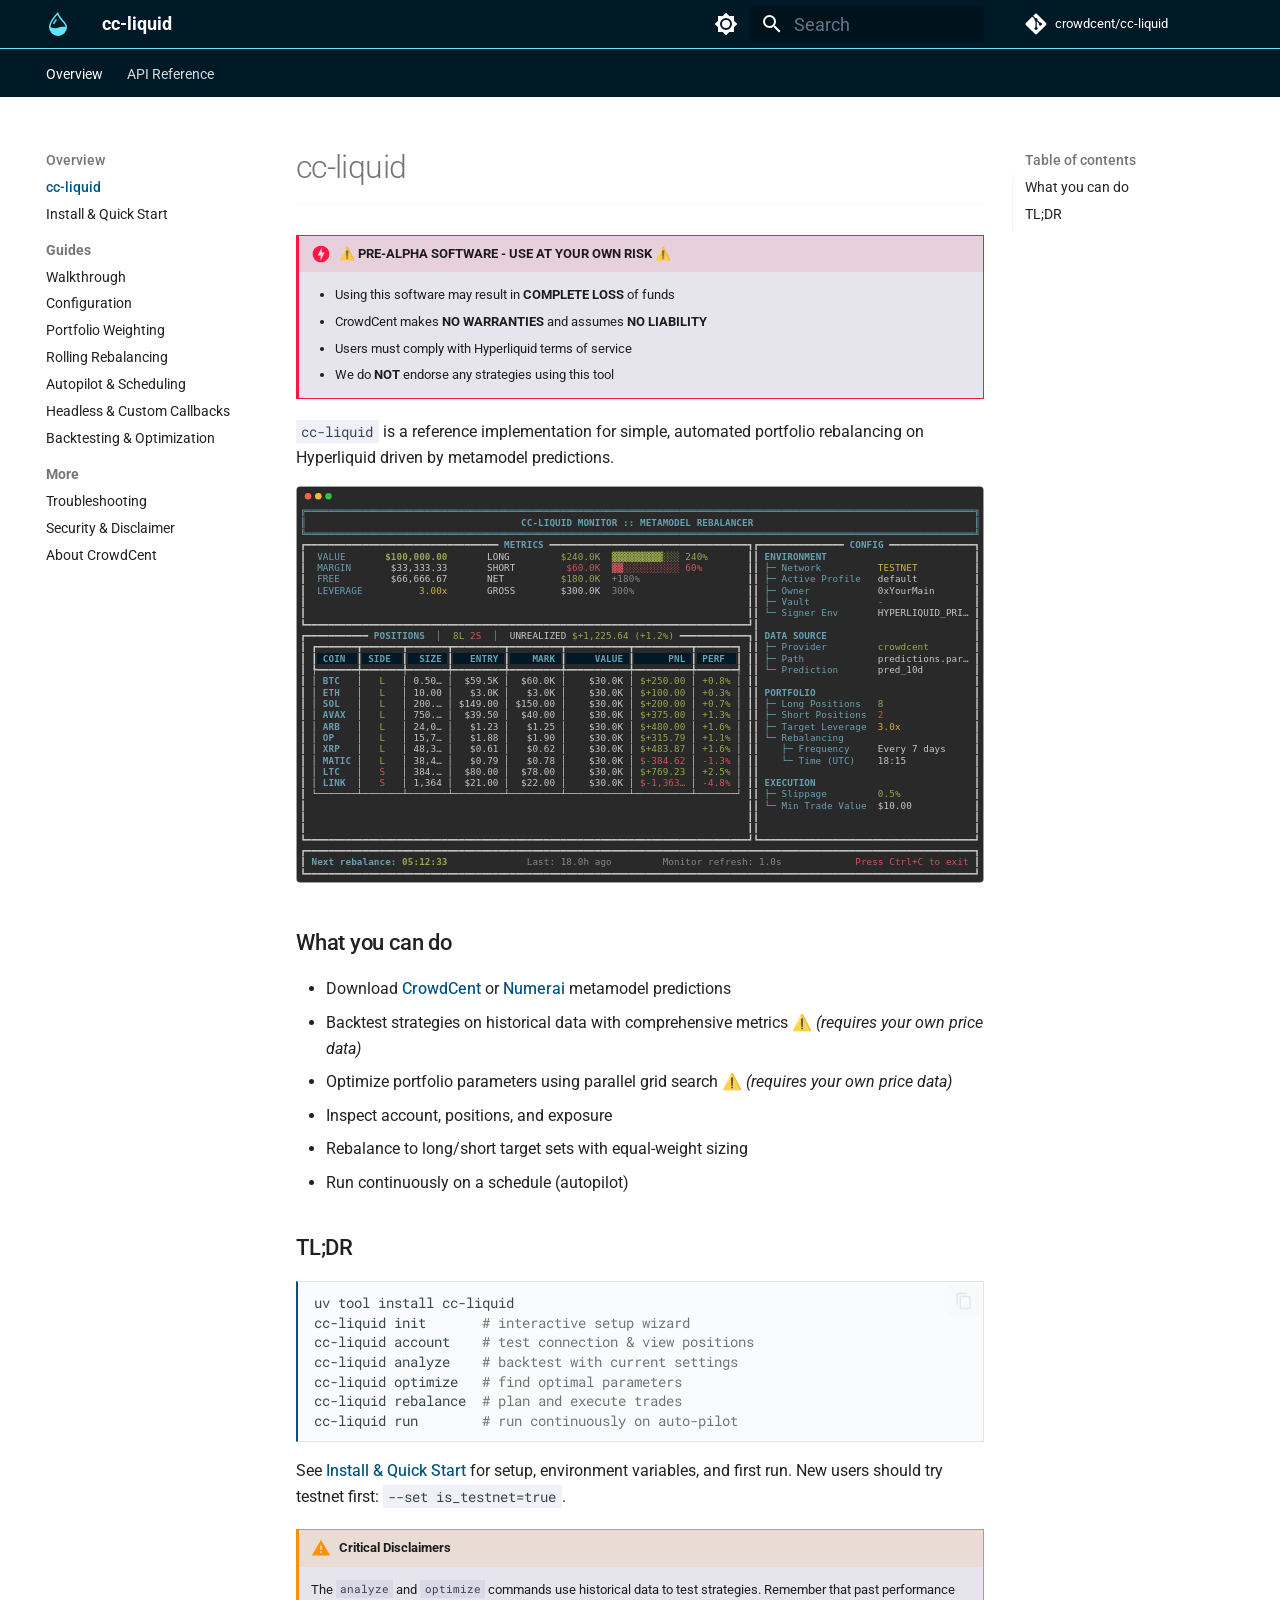
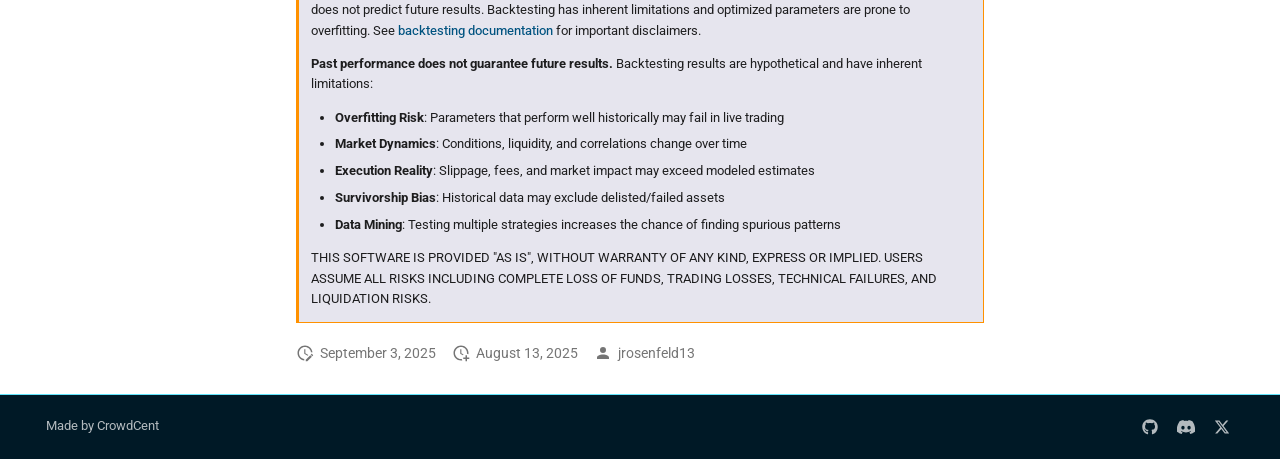
<file: index.html>
<!doctype html>
<html lang="en" class="no-js">
  <head>
    
      <meta charset="utf-8">
      <meta name="viewport" content="width=device-width,initial-scale=1">
      
        <meta name="description" content="CrowdCent Hyperliquid Trading Bot Documentation">
      
      
        <meta name="author" content="CrowdCent">
      
      
        <link rel="canonical" href="https://crowdcent.github.io/cc-liquid/">
      
      
      
        <link rel="next" href="install-quickstart/">
      
      
        
      
      
      <link rel="icon" href="images/favicon.svg">
      <meta name="generator" content="mkdocs-1.6.1, mkdocs-material-9.7.0">
    
    
      
        <title>Overview - cc-liquid</title>
      
    
    
      <link rel="stylesheet" href="assets/stylesheets/main.618322db.min.css">
      
        
        <link rel="stylesheet" href="assets/stylesheets/palette.ab4e12ef.min.css">
      
      


    
    
      
    
    
      
        
        
        <link rel="preconnect" href="https://fonts.gstatic.com" crossorigin>
        <link rel="stylesheet" href="https://fonts.googleapis.com/css?family=Roboto:300,300i,400,400i,700,700i%7CRoboto+Mono:400,400i,700,700i&display=fallback">
        <style>:root{--md-text-font:"Roboto";--md-code-font:"Roboto Mono"}</style>
      
    
    
      <link rel="stylesheet" href="assets/_mkdocstrings.css">
    
      <link rel="stylesheet" href="stylesheets/extra.css">
    
    <script>__md_scope=new URL(".",location),__md_hash=e=>[...e].reduce(((e,_)=>(e<<5)-e+_.charCodeAt(0)),0),__md_get=(e,_=localStorage,t=__md_scope)=>JSON.parse(_.getItem(t.pathname+"."+e)),__md_set=(e,_,t=localStorage,a=__md_scope)=>{try{t.setItem(a.pathname+"."+e,JSON.stringify(_))}catch(e){}}</script>
    
      

    
    
  </head>
  
  
    
    
      
    
    
    
    
    <body dir="ltr" data-md-color-scheme="default" data-md-color-primary="blue-grey" data-md-color-accent="cyan">
  
    
    <input class="md-toggle" data-md-toggle="drawer" type="checkbox" id="__drawer" autocomplete="off">
    <input class="md-toggle" data-md-toggle="search" type="checkbox" id="__search" autocomplete="off">
    <label class="md-overlay" for="__drawer"></label>
    <div data-md-component="skip">
      
        
        <a href="#what-you-can-do" class="md-skip">
          Skip to content
        </a>
      
    </div>
    <div data-md-component="announce">
      
    </div>
    
    
      

<header class="md-header" data-md-component="header">
  <nav class="md-header__inner md-grid" aria-label="Header">
    <a href="." title="cc-liquid" class="md-header__button md-logo" aria-label="cc-liquid" data-md-component="logo">
      
  
  <svg xmlns="http://www.w3.org/2000/svg" width="16" height="16" fill="currentColor" viewBox="0 0 16 16">
  <path fill-rule="evenodd" d="M7.21.8C7.69.295 8 0 8 0q.164.544.371 1.038c.812 1.946 2.073 3.35 3.197 4.6C12.878 7.096 14 8.345 14 10a6 6 0 0 1-12 0C2 6.668 5.58 2.517 7.21.8m.413 1.021A31 31 0 0 0 5.794 3.99c-.726.95-1.436 2.008-1.96 3.07C3.304 8.133 3 9.138 3 10c0 0 2.5 1.5 5 .5s5-.5 5-.5c0-1.201-.796-2.157-2.181-3.7l-.03-.032C9.75 5.11 8.5 3.72 7.623 1.82z"/>
  <path fill-rule="evenodd" d="M4.553 7.776c.82-1.641 1.717-2.753 2.093-3.13l.708.708c-.29.29-1.128 1.311-1.907 2.87z"/>
</svg>


    </a>
    <label class="md-header__button md-icon" for="__drawer">
      
      <svg xmlns="http://www.w3.org/2000/svg" viewBox="0 0 24 24"><path d="M3 6h18v2H3zm0 5h18v2H3zm0 5h18v2H3z"/></svg>
    </label>
    <div class="md-header__title" data-md-component="header-title">
      <div class="md-header__ellipsis">
        <div class="md-header__topic">
          <span class="md-ellipsis">
            cc-liquid
          </span>
        </div>
        <div class="md-header__topic" data-md-component="header-topic">
          <span class="md-ellipsis">
            
              Overview
            
          </span>
        </div>
      </div>
    </div>
    
      
        <form class="md-header__option" data-md-component="palette">
  
    
    
    
    <input class="md-option" data-md-color-media="" data-md-color-scheme="default" data-md-color-primary="blue-grey" data-md-color-accent="cyan"  aria-label="Switch to dark mode"  type="radio" name="__palette" id="__palette_0">
    
      <label class="md-header__button md-icon" title="Switch to dark mode" for="__palette_1" hidden>
        <svg xmlns="http://www.w3.org/2000/svg" viewBox="0 0 24 24"><path d="M12 8a4 4 0 0 0-4 4 4 4 0 0 0 4 4 4 4 0 0 0 4-4 4 4 0 0 0-4-4m0 10a6 6 0 0 1-6-6 6 6 0 0 1 6-6 6 6 0 0 1 6 6 6 6 0 0 1-6 6m8-9.31V4h-4.69L12 .69 8.69 4H4v4.69L.69 12 4 15.31V20h4.69L12 23.31 15.31 20H20v-4.69L23.31 12z"/></svg>
      </label>
    
  
    
    
    
    <input class="md-option" data-md-color-media="" data-md-color-scheme="slate" data-md-color-primary="blue-grey" data-md-color-accent="cyan"  aria-label="Switch to light mode"  type="radio" name="__palette" id="__palette_1">
    
      <label class="md-header__button md-icon" title="Switch to light mode" for="__palette_0" hidden>
        <svg xmlns="http://www.w3.org/2000/svg" viewBox="0 0 24 24"><path d="M12 18c-.89 0-1.74-.2-2.5-.55C11.56 16.5 13 14.42 13 12s-1.44-4.5-3.5-5.45C10.26 6.2 11.11 6 12 6a6 6 0 0 1 6 6 6 6 0 0 1-6 6m8-9.31V4h-4.69L12 .69 8.69 4H4v4.69L.69 12 4 15.31V20h4.69L12 23.31 15.31 20H20v-4.69L23.31 12z"/></svg>
      </label>
    
  
</form>
      
    
    
      <script>var palette=__md_get("__palette");if(palette&&palette.color){if("(prefers-color-scheme)"===palette.color.media){var media=matchMedia("(prefers-color-scheme: light)"),input=document.querySelector(media.matches?"[data-md-color-media='(prefers-color-scheme: light)']":"[data-md-color-media='(prefers-color-scheme: dark)']");palette.color.media=input.getAttribute("data-md-color-media"),palette.color.scheme=input.getAttribute("data-md-color-scheme"),palette.color.primary=input.getAttribute("data-md-color-primary"),palette.color.accent=input.getAttribute("data-md-color-accent")}for(var[key,value]of Object.entries(palette.color))document.body.setAttribute("data-md-color-"+key,value)}</script>
    
    
    
      
      
        <label class="md-header__button md-icon" for="__search">
          
          <svg xmlns="http://www.w3.org/2000/svg" viewBox="0 0 24 24"><path d="M9.5 3A6.5 6.5 0 0 1 16 9.5c0 1.61-.59 3.09-1.56 4.23l.27.27h.79l5 5-1.5 1.5-5-5v-.79l-.27-.27A6.52 6.52 0 0 1 9.5 16 6.5 6.5 0 0 1 3 9.5 6.5 6.5 0 0 1 9.5 3m0 2C7 5 5 7 5 9.5S7 14 9.5 14 14 12 14 9.5 12 5 9.5 5"/></svg>
        </label>
        <div class="md-search" data-md-component="search" role="dialog">
  <label class="md-search__overlay" for="__search"></label>
  <div class="md-search__inner" role="search">
    <form class="md-search__form" name="search">
      <input type="text" class="md-search__input" name="query" aria-label="Search" placeholder="Search" autocapitalize="off" autocorrect="off" autocomplete="off" spellcheck="false" data-md-component="search-query" required>
      <label class="md-search__icon md-icon" for="__search">
        
        <svg xmlns="http://www.w3.org/2000/svg" viewBox="0 0 24 24"><path d="M9.5 3A6.5 6.5 0 0 1 16 9.5c0 1.61-.59 3.09-1.56 4.23l.27.27h.79l5 5-1.5 1.5-5-5v-.79l-.27-.27A6.52 6.52 0 0 1 9.5 16 6.5 6.5 0 0 1 3 9.5 6.5 6.5 0 0 1 9.5 3m0 2C7 5 5 7 5 9.5S7 14 9.5 14 14 12 14 9.5 12 5 9.5 5"/></svg>
        
        <svg xmlns="http://www.w3.org/2000/svg" viewBox="0 0 24 24"><path d="M20 11v2H8l5.5 5.5-1.42 1.42L4.16 12l7.92-7.92L13.5 5.5 8 11z"/></svg>
      </label>
      <nav class="md-search__options" aria-label="Search">
        
        <button type="reset" class="md-search__icon md-icon" title="Clear" aria-label="Clear" tabindex="-1">
          
          <svg xmlns="http://www.w3.org/2000/svg" viewBox="0 0 24 24"><path d="M19 6.41 17.59 5 12 10.59 6.41 5 5 6.41 10.59 12 5 17.59 6.41 19 12 13.41 17.59 19 19 17.59 13.41 12z"/></svg>
        </button>
      </nav>
      
        <div class="md-search__suggest" data-md-component="search-suggest"></div>
      
    </form>
    <div class="md-search__output">
      <div class="md-search__scrollwrap" tabindex="0" data-md-scrollfix>
        <div class="md-search-result" data-md-component="search-result">
          <div class="md-search-result__meta">
            Initializing search
          </div>
          <ol class="md-search-result__list" role="presentation"></ol>
        </div>
      </div>
    </div>
  </div>
</div>
      
    
    
      <div class="md-header__source">
        <a href="https://github.com/crowdcent/cc-liquid" title="Go to repository" class="md-source" data-md-component="source">
  <div class="md-source__icon md-icon">
    
    <svg xmlns="http://www.w3.org/2000/svg" viewBox="0 0 448 512"><!--! Font Awesome Free 7.1.0 by @fontawesome - https://fontawesome.com License - https://fontawesome.com/license/free (Icons: CC BY 4.0, Fonts: SIL OFL 1.1, Code: MIT License) Copyright 2025 Fonticons, Inc.--><path d="M439.6 236.1 244 40.5c-5.4-5.5-12.8-8.5-20.4-8.5s-15 3-20.4 8.4L162.5 81l51.5 51.5c27.1-9.1 52.7 16.8 43.4 43.7l49.7 49.7c34.2-11.8 61.2 31 35.5 56.7-26.5 26.5-70.2-2.9-56-37.3L240.3 199v121.9c25.3 12.5 22.3 41.8 9.1 55-6.4 6.4-15.2 10.1-24.3 10.1s-17.8-3.6-24.3-10.1c-17.6-17.6-11.1-46.9 11.2-56v-123c-20.8-8.5-24.6-30.7-18.6-45L142.6 101 8.5 235.1C3 240.6 0 247.9 0 255.5s3 15 8.5 20.4l195.6 195.7c5.4 5.4 12.7 8.4 20.4 8.4s15-3 20.4-8.4l194.7-194.7c5.4-5.4 8.4-12.8 8.4-20.4s-3-15-8.4-20.4"/></svg>
  </div>
  <div class="md-source__repository">
    crowdcent/cc-liquid
  </div>
</a>
      </div>
    
  </nav>
  
</header>
    
    <div class="md-container" data-md-component="container">
      
      
        
          
            
<nav class="md-tabs" aria-label="Tabs" data-md-component="tabs">
  <div class="md-grid">
    <ul class="md-tabs__list">
      
        
  
  
  
    
  
  
    
    
      <li class="md-tabs__item md-tabs__item--active">
        <a href="." class="md-tabs__link">
          
  
  
  Overview

        </a>
      </li>
    
  

      
        
  
  
  
  
    
    
      <li class="md-tabs__item">
        <a href="api/cli/" class="md-tabs__link">
          
  
  
  API Reference

        </a>
      </li>
    
  

      
    </ul>
  </div>
</nav>
          
        
      
      <main class="md-main" data-md-component="main">
        <div class="md-main__inner md-grid">
          
            
              
              <div class="md-sidebar md-sidebar--primary" data-md-component="sidebar" data-md-type="navigation" >
                <div class="md-sidebar__scrollwrap">
                  <div class="md-sidebar__inner">
                    


  


<nav class="md-nav md-nav--primary md-nav--lifted" aria-label="Navigation" data-md-level="0">
  <label class="md-nav__title" for="__drawer">
    <a href="." title="cc-liquid" class="md-nav__button md-logo" aria-label="cc-liquid" data-md-component="logo">
      
  
  <svg xmlns="http://www.w3.org/2000/svg" width="16" height="16" fill="currentColor" viewBox="0 0 16 16">
  <path fill-rule="evenodd" d="M7.21.8C7.69.295 8 0 8 0q.164.544.371 1.038c.812 1.946 2.073 3.35 3.197 4.6C12.878 7.096 14 8.345 14 10a6 6 0 0 1-12 0C2 6.668 5.58 2.517 7.21.8m.413 1.021A31 31 0 0 0 5.794 3.99c-.726.95-1.436 2.008-1.96 3.07C3.304 8.133 3 9.138 3 10c0 0 2.5 1.5 5 .5s5-.5 5-.5c0-1.201-.796-2.157-2.181-3.7l-.03-.032C9.75 5.11 8.5 3.72 7.623 1.82z"/>
  <path fill-rule="evenodd" d="M4.553 7.776c.82-1.641 1.717-2.753 2.093-3.13l.708.708c-.29.29-1.128 1.311-1.907 2.87z"/>
</svg>


    </a>
    cc-liquid
  </label>
  
    <div class="md-nav__source">
      <a href="https://github.com/crowdcent/cc-liquid" title="Go to repository" class="md-source" data-md-component="source">
  <div class="md-source__icon md-icon">
    
    <svg xmlns="http://www.w3.org/2000/svg" viewBox="0 0 448 512"><!--! Font Awesome Free 7.1.0 by @fontawesome - https://fontawesome.com License - https://fontawesome.com/license/free (Icons: CC BY 4.0, Fonts: SIL OFL 1.1, Code: MIT License) Copyright 2025 Fonticons, Inc.--><path d="M439.6 236.1 244 40.5c-5.4-5.5-12.8-8.5-20.4-8.5s-15 3-20.4 8.4L162.5 81l51.5 51.5c27.1-9.1 52.7 16.8 43.4 43.7l49.7 49.7c34.2-11.8 61.2 31 35.5 56.7-26.5 26.5-70.2-2.9-56-37.3L240.3 199v121.9c25.3 12.5 22.3 41.8 9.1 55-6.4 6.4-15.2 10.1-24.3 10.1s-17.8-3.6-24.3-10.1c-17.6-17.6-11.1-46.9 11.2-56v-123c-20.8-8.5-24.6-30.7-18.6-45L142.6 101 8.5 235.1C3 240.6 0 247.9 0 255.5s3 15 8.5 20.4l195.6 195.7c5.4 5.4 12.7 8.4 20.4 8.4s15-3 20.4-8.4l194.7-194.7c5.4-5.4 8.4-12.8 8.4-20.4s-3-15-8.4-20.4"/></svg>
  </div>
  <div class="md-source__repository">
    crowdcent/cc-liquid
  </div>
</a>
    </div>
  
  <ul class="md-nav__list" data-md-scrollfix>
    
      
      
  
  
    
  
  
  
    
    
    
    
      
        
        
      
      
        
      
    
    
    <li class="md-nav__item md-nav__item--active md-nav__item--section md-nav__item--nested">
      
        
        
        <input class="md-nav__toggle md-toggle " type="checkbox" id="__nav_1" checked>
        
          
          <label class="md-nav__link" for="__nav_1" id="__nav_1_label" tabindex="">
            
  
  
  <span class="md-ellipsis">
    
  
    Overview
  

    
  </span>
  
  

            <span class="md-nav__icon md-icon"></span>
          </label>
        
        <nav class="md-nav" data-md-level="1" aria-labelledby="__nav_1_label" aria-expanded="true">
          <label class="md-nav__title" for="__nav_1">
            <span class="md-nav__icon md-icon"></span>
            
  
    Overview
  

          </label>
          <ul class="md-nav__list" data-md-scrollfix>
            
              
                
  
  
    
  
  
  
    <li class="md-nav__item md-nav__item--active">
      
      <input class="md-nav__toggle md-toggle" type="checkbox" id="__toc">
      
      
      
        <label class="md-nav__link md-nav__link--active" for="__toc">
          
  
  
  <span class="md-ellipsis">
    
  
    cc-liquid
  

    
  </span>
  
  

          <span class="md-nav__icon md-icon"></span>
        </label>
      
      <a href="." class="md-nav__link md-nav__link--active">
        
  
  
  <span class="md-ellipsis">
    
  
    cc-liquid
  

    
  </span>
  
  

      </a>
      
        

<nav class="md-nav md-nav--secondary" aria-label="Table of contents">
  
  
  
  
    <label class="md-nav__title" for="__toc">
      <span class="md-nav__icon md-icon"></span>
      Table of contents
    </label>
    <ul class="md-nav__list" data-md-component="toc" data-md-scrollfix>
      
        <li class="md-nav__item">
  <a href="#what-you-can-do" class="md-nav__link">
    <span class="md-ellipsis">
      
        What you can do
      
    </span>
  </a>
  
</li>
      
        <li class="md-nav__item">
  <a href="#tldr" class="md-nav__link">
    <span class="md-ellipsis">
      
        TL;DR
      
    </span>
  </a>
  
</li>
      
    </ul>
  
</nav>
      
    </li>
  

              
            
              
                
  
  
  
  
    <li class="md-nav__item">
      <a href="install-quickstart/" class="md-nav__link">
        
  
  
  <span class="md-ellipsis">
    
  
    Install & Quick Start
  

    
  </span>
  
  

      </a>
    </li>
  

              
            
              
                
  
  
  
  
    
    
    
    
      
      
        
          
          
        
      
    
    
    <li class="md-nav__item md-nav__item--section md-nav__item--nested">
      
        
        
          
        
        <input class="md-nav__toggle md-toggle md-toggle--indeterminate" type="checkbox" id="__nav_1_3" >
        
          
          <label class="md-nav__link" for="__nav_1_3" id="__nav_1_3_label" tabindex="">
            
  
  
  <span class="md-ellipsis">
    
  
    Guides
  

    
  </span>
  
  

            <span class="md-nav__icon md-icon"></span>
          </label>
        
        <nav class="md-nav" data-md-level="2" aria-labelledby="__nav_1_3_label" aria-expanded="false">
          <label class="md-nav__title" for="__nav_1_3">
            <span class="md-nav__icon md-icon"></span>
            
  
    Guides
  

          </label>
          <ul class="md-nav__list" data-md-scrollfix>
            
              
                
  
  
  
  
    <li class="md-nav__item">
      <a href="walkthrough/" class="md-nav__link">
        
  
  
  <span class="md-ellipsis">
    
  
    Walkthrough
  

    
  </span>
  
  

      </a>
    </li>
  

              
            
              
                
  
  
  
  
    <li class="md-nav__item">
      <a href="configuration/" class="md-nav__link">
        
  
  
  <span class="md-ellipsis">
    
  
    Configuration
  

    
  </span>
  
  

      </a>
    </li>
  

              
            
              
                
  
  
  
  
    <li class="md-nav__item">
      <a href="portfolio-weighting/" class="md-nav__link">
        
  
  
  <span class="md-ellipsis">
    
  
    Portfolio Weighting
  

    
  </span>
  
  

      </a>
    </li>
  

              
            
              
                
  
  
  
  
    <li class="md-nav__item">
      <a href="rolling-rebalancing/" class="md-nav__link">
        
  
  
  <span class="md-ellipsis">
    
  
    Rolling Rebalancing
  

    
  </span>
  
  

      </a>
    </li>
  

              
            
              
                
  
  
  
  
    <li class="md-nav__item">
      <a href="autopilot/" class="md-nav__link">
        
  
  
  <span class="md-ellipsis">
    
  
    Autopilot & Scheduling
  

    
  </span>
  
  

      </a>
    </li>
  

              
            
              
                
  
  
  
  
    <li class="md-nav__item">
      <a href="headless/" class="md-nav__link">
        
  
  
  <span class="md-ellipsis">
    
  
    Headless & Custom Callbacks
  

    
  </span>
  
  

      </a>
    </li>
  

              
            
              
                
  
  
  
  
    <li class="md-nav__item">
      <a href="backtesting/" class="md-nav__link">
        
  
  
  <span class="md-ellipsis">
    
  
    Backtesting & Optimization
  

    
  </span>
  
  

      </a>
    </li>
  

              
            
          </ul>
        </nav>
      
    </li>
  

              
            
              
                
  
  
  
  
    
    
    
    
      
      
        
          
          
        
      
    
    
    <li class="md-nav__item md-nav__item--section md-nav__item--nested">
      
        
        
          
        
        <input class="md-nav__toggle md-toggle md-toggle--indeterminate" type="checkbox" id="__nav_1_4" >
        
          
          <label class="md-nav__link" for="__nav_1_4" id="__nav_1_4_label" tabindex="">
            
  
  
  <span class="md-ellipsis">
    
  
    More
  

    
  </span>
  
  

            <span class="md-nav__icon md-icon"></span>
          </label>
        
        <nav class="md-nav" data-md-level="2" aria-labelledby="__nav_1_4_label" aria-expanded="false">
          <label class="md-nav__title" for="__nav_1_4">
            <span class="md-nav__icon md-icon"></span>
            
  
    More
  

          </label>
          <ul class="md-nav__list" data-md-scrollfix>
            
              
                
  
  
  
  
    <li class="md-nav__item">
      <a href="troubleshooting/" class="md-nav__link">
        
  
  
  <span class="md-ellipsis">
    
  
    Troubleshooting
  

    
  </span>
  
  

      </a>
    </li>
  

              
            
              
                
  
  
  
  
    <li class="md-nav__item">
      <a href="security/" class="md-nav__link">
        
  
  
  <span class="md-ellipsis">
    
  
    Security & Disclaimer
  

    
  </span>
  
  

      </a>
    </li>
  

              
            
              
                
  
  
  
  
    <li class="md-nav__item">
      <a href="https://crowdcent.com/about/" class="md-nav__link">
        
  
  
  <span class="md-ellipsis">
    
  
    About CrowdCent
  

    
  </span>
  
  

      </a>
    </li>
  

              
            
          </ul>
        </nav>
      
    </li>
  

              
            
          </ul>
        </nav>
      
    </li>
  

    
      
      
  
  
  
  
    
    
    
    
      
      
        
      
    
    
    <li class="md-nav__item md-nav__item--nested">
      
        
        
          
        
        <input class="md-nav__toggle md-toggle md-toggle--indeterminate" type="checkbox" id="__nav_2" >
        
          
          <label class="md-nav__link" for="__nav_2" id="__nav_2_label" tabindex="0">
            
  
  
  <span class="md-ellipsis">
    
  
    API Reference
  

    
  </span>
  
  

            <span class="md-nav__icon md-icon"></span>
          </label>
        
        <nav class="md-nav" data-md-level="1" aria-labelledby="__nav_2_label" aria-expanded="false">
          <label class="md-nav__title" for="__nav_2">
            <span class="md-nav__icon md-icon"></span>
            
  
    API Reference
  

          </label>
          <ul class="md-nav__list" data-md-scrollfix>
            
              
                
  
  
  
  
    <li class="md-nav__item">
      <a href="api/cli/" class="md-nav__link">
        
  
  
  <span class="md-ellipsis">
    
  
    CLI
  

    
  </span>
  
  

      </a>
    </li>
  

              
            
              
                
  
  
  
  
    <li class="md-nav__item">
      <a href="api/python/" class="md-nav__link">
        
  
  
  <span class="md-ellipsis">
    
  
    Python API
  

    
  </span>
  
  

      </a>
    </li>
  

              
            
          </ul>
        </nav>
      
    </li>
  

    
  </ul>
</nav>
                  </div>
                </div>
              </div>
            
            
              
              <div class="md-sidebar md-sidebar--secondary" data-md-component="sidebar" data-md-type="toc" >
                <div class="md-sidebar__scrollwrap">
                  <div class="md-sidebar__inner">
                    

<nav class="md-nav md-nav--secondary" aria-label="Table of contents">
  
  
  
  
    <label class="md-nav__title" for="__toc">
      <span class="md-nav__icon md-icon"></span>
      Table of contents
    </label>
    <ul class="md-nav__list" data-md-component="toc" data-md-scrollfix>
      
        <li class="md-nav__item">
  <a href="#what-you-can-do" class="md-nav__link">
    <span class="md-ellipsis">
      
        What you can do
      
    </span>
  </a>
  
</li>
      
        <li class="md-nav__item">
  <a href="#tldr" class="md-nav__link">
    <span class="md-ellipsis">
      
        TL;DR
      
    </span>
  </a>
  
</li>
      
    </ul>
  
</nav>
                  </div>
                </div>
              </div>
            
          
          
            <div class="md-content" data-md-component="content">
              
              <article class="md-content__inner md-typeset">
                
                  


  
  


  <h1>cc-liquid</h1>

<div class="admonition danger">
<p class="admonition-title">⚠️ PRE-ALPHA SOFTWARE - USE AT YOUR OWN RISK ⚠️</p>
<ul>
<li>Using this software may result in <strong>COMPLETE LOSS</strong> of funds</li>
<li>CrowdCent makes <strong>NO WARRANTIES</strong> and assumes <strong>NO LIABILITY</strong></li>
<li>Users must comply with Hyperliquid terms of service</li>
<li>We do <strong>NOT</strong> endorse any strategies using this tool</li>
</ul>
</div>
<p><code>cc-liquid</code> is a reference implementation for simple, automated portfolio rebalancing on Hyperliquid driven by metamodel predictions.</p>
<p><img alt="cc-liquid dashboard" src="images/dashboard.svg" /></p>
<h3 id="what-you-can-do">What you can do</h3>
<ul>
<li>Download <a href="https://crowdcent.com/challenge/hyperliquid-ranking/meta-model/">CrowdCent</a> or <a href="https://crypto.numer.ai/meta-model">Numerai</a> metamodel predictions</li>
<li>Backtest strategies on historical data with comprehensive metrics ⚠️ <em>(requires your own price data)</em></li>
<li>Optimize portfolio parameters using parallel grid search ⚠️ <em>(requires your own price data)</em> </li>
<li>Inspect account, positions, and exposure</li>
<li>Rebalance to long/short target sets with equal-weight sizing</li>
<li>Run continuously on a schedule (autopilot)</li>
</ul>
<h3 id="tldr">TL;DR</h3>
<div class="highlight"><pre><span></span><code><a id="__codelineno-0-1" name="__codelineno-0-1" href="#__codelineno-0-1"></a>uv<span class="w"> </span>tool<span class="w"> </span>install<span class="w"> </span>cc-liquid
<a id="__codelineno-0-2" name="__codelineno-0-2" href="#__codelineno-0-2"></a>cc-liquid<span class="w"> </span>init<span class="w">       </span><span class="c1"># interactive setup wizard</span>
<a id="__codelineno-0-3" name="__codelineno-0-3" href="#__codelineno-0-3"></a>cc-liquid<span class="w"> </span>account<span class="w">    </span><span class="c1"># test connection &amp; view positions</span>
<a id="__codelineno-0-4" name="__codelineno-0-4" href="#__codelineno-0-4"></a>cc-liquid<span class="w"> </span>analyze<span class="w">    </span><span class="c1"># backtest with current settings</span>
<a id="__codelineno-0-5" name="__codelineno-0-5" href="#__codelineno-0-5"></a>cc-liquid<span class="w"> </span>optimize<span class="w">   </span><span class="c1"># find optimal parameters</span>
<a id="__codelineno-0-6" name="__codelineno-0-6" href="#__codelineno-0-6"></a>cc-liquid<span class="w"> </span>rebalance<span class="w">  </span><span class="c1"># plan and execute trades</span>
<a id="__codelineno-0-7" name="__codelineno-0-7" href="#__codelineno-0-7"></a>cc-liquid<span class="w"> </span>run<span class="w">        </span><span class="c1"># run continuously on auto-pilot</span>
</code></pre></div>
<p>See <a href="install-quickstart/">Install &amp; Quick Start</a> for setup, environment variables, and first run. New users should try testnet first: <code>--set is_testnet=true</code>.</p>
<div class="admonition warning">
<p class="admonition-title">Critical Disclaimers</p>
<p>The <code>analyze</code> and <code>optimize</code> commands use historical data to test strategies. Remember that past performance does not predict future results. Backtesting has inherent limitations and optimized parameters are prone to overfitting. See <a href="backtesting/">backtesting documentation</a> for important disclaimers.</p>
<p><strong>Past performance does not guarantee future results.</strong> Backtesting results are hypothetical and have inherent limitations:</p>
<ul>
<li><strong>Overfitting Risk</strong>: Parameters that perform well historically may fail in live trading</li>
<li><strong>Market Dynamics</strong>: Conditions, liquidity, and correlations change over time</li>
<li><strong>Execution Reality</strong>: Slippage, fees, and market impact may exceed modeled estimates</li>
<li><strong>Survivorship Bias</strong>: Historical data may exclude delisted/failed assets</li>
<li><strong>Data Mining</strong>: Testing multiple strategies increases the chance of finding spurious patterns</li>
</ul>
<p>THIS SOFTWARE IS PROVIDED "AS IS", WITHOUT WARRANTY OF ANY KIND, EXPRESS OR IMPLIED. USERS ASSUME ALL RISKS INCLUDING COMPLETE LOSS OF FUNDS, TRADING LOSSES, TECHNICAL FAILURES, AND LIQUIDATION RISKS.</p>
</div>







  
    
  
  
    
  


  <aside class="md-source-file">
    
      
  <span class="md-source-file__fact">
    <span class="md-icon" title="Last update">
      <svg xmlns="http://www.w3.org/2000/svg" viewBox="0 0 24 24"><path d="M21 13.1c-.1 0-.3.1-.4.2l-1 1 2.1 2.1 1-1c.2-.2.2-.6 0-.8l-1.3-1.3c-.1-.1-.2-.2-.4-.2m-1.9 1.8-6.1 6V23h2.1l6.1-6.1zM12.5 7v5.2l4 2.4-1 1L11 13V7zM11 21.9c-5.1-.5-9-4.8-9-9.9C2 6.5 6.5 2 12 2c5.3 0 9.6 4.1 10 9.3-.3-.1-.6-.2-1-.2s-.7.1-1 .2C19.6 7.2 16.2 4 12 4c-4.4 0-8 3.6-8 8 0 4.1 3.1 7.5 7.1 7.9l-.1.2z"/></svg>
    </span>
    <span class="git-revision-date-localized-plugin git-revision-date-localized-plugin-date" title="September 3, 2025 20:24:32 UTC">September 3, 2025</span>
  </span>

    
    
      
  <span class="md-source-file__fact">
    <span class="md-icon" title="Created">
      <svg xmlns="http://www.w3.org/2000/svg" viewBox="0 0 24 24"><path d="M14.47 15.08 11 13V7h1.5v5.25l3.08 1.83c-.41.28-.79.62-1.11 1m-1.39 4.84c-.36.05-.71.08-1.08.08-4.42 0-8-3.58-8-8s3.58-8 8-8 8 3.58 8 8c0 .37-.03.72-.08 1.08.69.1 1.33.32 1.92.64.1-.56.16-1.13.16-1.72 0-5.5-4.5-10-10-10S2 6.5 2 12s4.47 10 10 10c.59 0 1.16-.06 1.72-.16-.32-.59-.54-1.23-.64-1.92M18 15v3h-3v2h3v3h2v-3h3v-2h-3v-3z"/></svg>
    </span>
    <span class="git-revision-date-localized-plugin git-revision-date-localized-plugin-date" title="August 13, 2025 16:53:41 UTC">August 13, 2025</span>
  </span>

    
    
      
  
  <span class="md-source-file__fact">
    <span class="md-icon" title="Contributors">
      
        <svg xmlns="http://www.w3.org/2000/svg" viewBox="0 0 24 24"><path d="M12 4a4 4 0 0 1 4 4 4 4 0 0 1-4 4 4 4 0 0 1-4-4 4 4 0 0 1 4-4m0 10c4.42 0 8 1.79 8 4v2H4v-2c0-2.21 3.58-4 8-4"/></svg>
      
    </span>
    <nav>
      jrosenfeld13
    </nav>
  </span>

    
    
  </aside>





                
              </article>
            </div>
          
          
  <script>var tabs=__md_get("__tabs");if(Array.isArray(tabs))e:for(var set of document.querySelectorAll(".tabbed-set")){var labels=set.querySelector(".tabbed-labels");for(var tab of tabs)for(var label of labels.getElementsByTagName("label"))if(label.innerText.trim()===tab){var input=document.getElementById(label.htmlFor);input.checked=!0;continue e}}</script>

<script>var target=document.getElementById(location.hash.slice(1));target&&target.name&&(target.checked=target.name.startsWith("__tabbed_"))</script>
        </div>
        
          <button type="button" class="md-top md-icon" data-md-component="top" hidden>
  
  <svg xmlns="http://www.w3.org/2000/svg" viewBox="0 0 24 24"><path d="M13 20h-2V8l-5.5 5.5-1.42-1.42L12 4.16l7.92 7.92-1.42 1.42L13 8z"/></svg>
  Back to top
</button>
        
      </main>
      
        <footer class="md-footer">
  
  <div class="md-footer-meta md-typeset">
    <div class="md-footer-meta__inner md-grid">
      <div class="md-copyright">
  
    <div class="md-copyright__highlight">
      Made by CrowdCent
    </div>
  
  
</div>
      
        
<div class="md-social">
  
    
    
    
    
      
      
    
    <a href="https://github.com/crowdcent/cc-liquid" target="_blank" rel="noopener" title="github.com" class="md-social__link">
      <svg xmlns="http://www.w3.org/2000/svg" viewBox="0 0 512 512"><!--! Font Awesome Free 7.1.0 by @fontawesome - https://fontawesome.com License - https://fontawesome.com/license/free (Icons: CC BY 4.0, Fonts: SIL OFL 1.1, Code: MIT License) Copyright 2025 Fonticons, Inc.--><path d="M173.9 397.4c0 2-2.3 3.6-5.2 3.6-3.3.3-5.6-1.3-5.6-3.6 0-2 2.3-3.6 5.2-3.6 3-.3 5.6 1.3 5.6 3.6m-31.1-4.5c-.7 2 1.3 4.3 4.3 4.9 2.6 1 5.6 0 6.2-2s-1.3-4.3-4.3-5.2c-2.6-.7-5.5.3-6.2 2.3m44.2-1.7c-2.9.7-4.9 2.6-4.6 4.9.3 2 2.9 3.3 5.9 2.6 2.9-.7 4.9-2.6 4.6-4.6-.3-1.9-3-3.2-5.9-2.9M252.8 8C114.1 8 8 113.3 8 252c0 110.9 69.8 205.8 169.5 239.2 12.8 2.3 17.3-5.6 17.3-12.1 0-6.2-.3-40.4-.3-61.4 0 0-70 15-84.7-29.8 0 0-11.4-29.1-27.8-36.6 0 0-22.9-15.7 1.6-15.4 0 0 24.9 2 38.6 25.8 21.9 38.6 58.6 27.5 72.9 20.9 2.3-16 8.8-27.1 16-33.7-55.9-6.2-112.3-14.3-112.3-110.5 0-27.5 7.6-41.3 23.6-58.9-2.6-6.5-11.1-33.3 2.6-67.9 20.9-6.5 69 27 69 27 20-5.6 41.5-8.5 62.8-8.5s42.8 2.9 62.8 8.5c0 0 48.1-33.6 69-27 13.7 34.7 5.2 61.4 2.6 67.9 16 17.7 25.8 31.5 25.8 58.9 0 96.5-58.9 104.2-114.8 110.5 9.2 7.9 17 22.9 17 46.4 0 33.7-.3 75.4-.3 83.6 0 6.5 4.6 14.4 17.3 12.1C436.2 457.8 504 362.9 504 252 504 113.3 391.5 8 252.8 8M105.2 352.9c-1.3 1-1 3.3.7 5.2 1.6 1.6 3.9 2.3 5.2 1 1.3-1 1-3.3-.7-5.2-1.6-1.6-3.9-2.3-5.2-1m-10.8-8.1c-.7 1.3.3 2.9 2.3 3.9 1.6 1 3.6.7 4.3-.7.7-1.3-.3-2.9-2.3-3.9-2-.6-3.6-.3-4.3.7m32.4 35.6c-1.6 1.3-1 4.3 1.3 6.2 2.3 2.3 5.2 2.6 6.5 1 1.3-1.3.7-4.3-1.3-6.2-2.2-2.3-5.2-2.6-6.5-1m-11.4-14.7c-1.6 1-1.6 3.6 0 5.9s4.3 3.3 5.6 2.3c1.6-1.3 1.6-3.9 0-6.2-1.4-2.3-4-3.3-5.6-2"/></svg>
    </a>
  
    
    
    
    
    <a href="https://discord.gg/v6ZSGuTbQS" target="_blank" rel="noopener" title="crowdcent on discord" class="md-social__link">
      <svg xmlns="http://www.w3.org/2000/svg" viewBox="0 0 576 512"><!--! Font Awesome Free 7.1.0 by @fontawesome - https://fontawesome.com License - https://fontawesome.com/license/free (Icons: CC BY 4.0, Fonts: SIL OFL 1.1, Code: MIT License) Copyright 2025 Fonticons, Inc.--><path d="M492.5 69.8c-.2-.3-.4-.6-.8-.7-38.1-17.5-78.4-30-119.7-37.1-.4-.1-.8 0-1.1.1s-.6.4-.8.8c-5.5 9.9-10.5 20.2-14.9 30.6-44.6-6.8-89.9-6.8-134.4 0-4.5-10.5-9.5-20.7-15.1-30.6-.2-.3-.5-.6-.8-.8s-.7-.2-1.1-.2C162.5 39 122.2 51.5 84.1 69c-.3.1-.6.4-.8.7C7.1 183.5-13.8 294.6-3.6 404.2c0 .3.1.5.2.8s.3.4.5.6c44.4 32.9 94 58 146.8 74.2.4.1.8.1 1.1 0s.7-.4.9-.7c11.3-15.4 21.4-31.8 30-48.8.1-.2.2-.5.2-.8s0-.5-.1-.8-.2-.5-.4-.6-.4-.3-.7-.4c-15.8-6.1-31.2-13.4-45.9-21.9-.3-.2-.5-.4-.7-.6s-.3-.6-.3-.9 0-.6.2-.9.3-.5.6-.7c3.1-2.3 6.2-4.7 9.1-7.1.3-.2.6-.4.9-.4s.7 0 1 .1c96.2 43.9 200.4 43.9 295.5 0 .3-.1.7-.2 1-.2s.7.2.9.4c2.9 2.4 6 4.9 9.1 7.2.2.2.4.4.6.7s.2.6.2.9-.1.6-.3.9-.4.5-.6.6c-14.7 8.6-30 15.9-45.9 21.8-.2.1-.5.2-.7.4s-.3.4-.4.7-.1.5-.1.8.1.5.2.8c8.8 17 18.8 33.3 30 48.8.2.3.6.6.9.7s.8.1 1.1 0c52.9-16.2 102.6-41.3 147.1-74.2.2-.2.4-.4.5-.6s.2-.5.2-.8c12.3-126.8-20.5-236.9-86.9-334.5zm-302 267.7c-29 0-52.8-26.6-52.8-59.2s23.4-59.2 52.8-59.2c29.7 0 53.3 26.8 52.8 59.2 0 32.7-23.4 59.2-52.8 59.2m195.4 0c-29 0-52.8-26.6-52.8-59.2s23.4-59.2 52.8-59.2c29.7 0 53.3 26.8 52.8 59.2 0 32.7-23.2 59.2-52.8 59.2"/></svg>
    </a>
  
    
    
    
    
    <a href="https://x.com/CrowdCent" target="_blank" rel="noopener" title="crowdcent on X" class="md-social__link">
      <svg xmlns="http://www.w3.org/2000/svg" viewBox="0 0 448 512"><!--! Font Awesome Free 7.1.0 by @fontawesome - https://fontawesome.com License - https://fontawesome.com/license/free (Icons: CC BY 4.0, Fonts: SIL OFL 1.1, Code: MIT License) Copyright 2025 Fonticons, Inc.--><path d="M357.2 48h70.6L273.6 224.2 455 464H313L201.7 318.6 74.5 464H3.8l164.9-188.5L-5.2 48h145.6l100.5 132.9zm-24.8 373.8h39.1L119.1 88h-42z"/></svg>
    </a>
  
</div>
      
    </div>
  </div>
</footer>
      
    </div>
    <div class="md-dialog" data-md-component="dialog">
      <div class="md-dialog__inner md-typeset"></div>
    </div>
    
    
    
      
      
      <script id="__config" type="application/json">{"annotate": null, "base": ".", "features": ["navigation.tabs", "navigation.sections", "navigation.expand", "navigation.top", "search.suggest", "search.highlight", "content.tabs.link", "content.code.annotation", "content.code.copy"], "search": "assets/javascripts/workers/search.7a47a382.min.js", "tags": null, "translations": {"clipboard.copied": "Copied to clipboard", "clipboard.copy": "Copy to clipboard", "search.result.more.one": "1 more on this page", "search.result.more.other": "# more on this page", "search.result.none": "No matching documents", "search.result.one": "1 matching document", "search.result.other": "# matching documents", "search.result.placeholder": "Type to start searching", "search.result.term.missing": "Missing", "select.version": "Select version"}, "version": null}</script>
    
    
      <script src="assets/javascripts/bundle.e71a0d61.min.js"></script>
      
    
  </body>
</html>
</file>
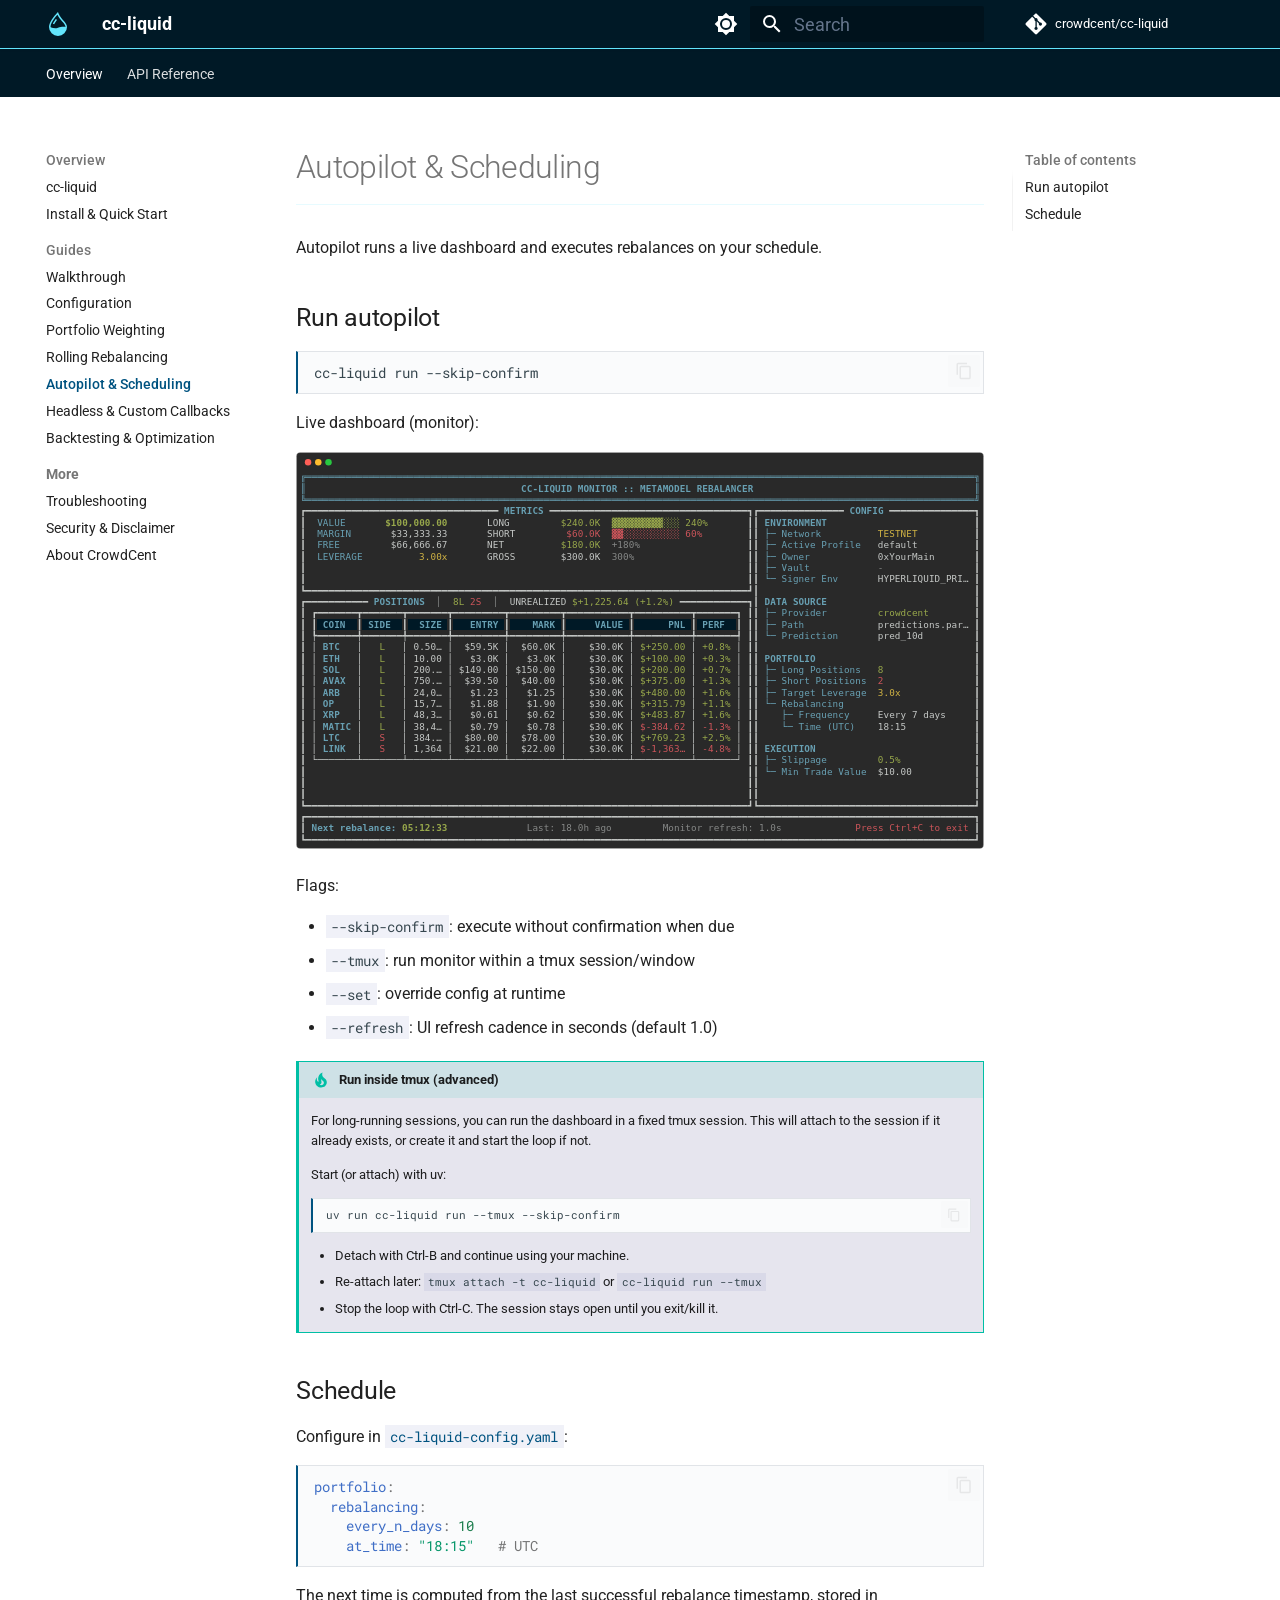
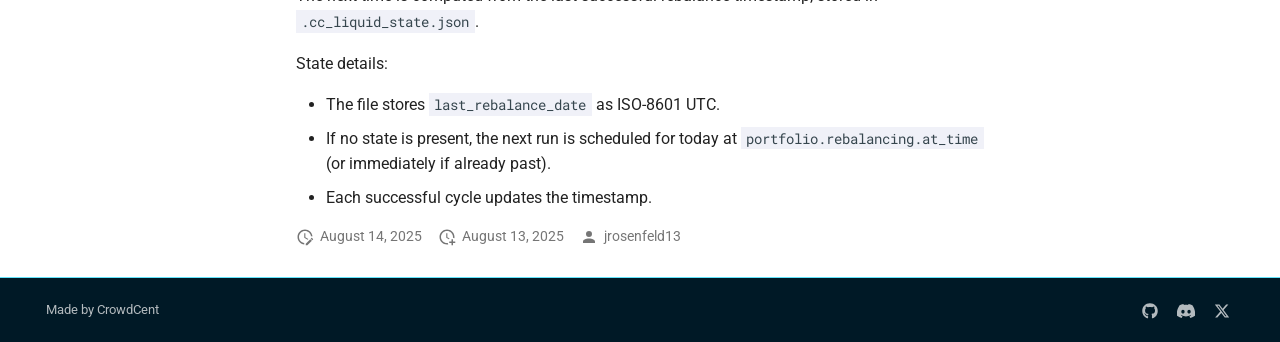
<file: autopilot/index.html>
<!doctype html>
<html lang="en" class="no-js">
  <head>
    
      <meta charset="utf-8">
      <meta name="viewport" content="width=device-width,initial-scale=1">
      
        <meta name="description" content="CrowdCent Hyperliquid Trading Bot Documentation">
      
      
        <meta name="author" content="CrowdCent">
      
      
        <link rel="canonical" href="https://crowdcent.github.io/cc-liquid/autopilot/">
      
      
        <link rel="prev" href="../rolling-rebalancing/">
      
      
        <link rel="next" href="../headless/">
      
      
        
      
      
      <link rel="icon" href="../images/favicon.svg">
      <meta name="generator" content="mkdocs-1.6.1, mkdocs-material-9.7.0">
    
    
      
        <title>Autopilot & Scheduling - cc-liquid</title>
      
    
    
      <link rel="stylesheet" href="../assets/stylesheets/main.618322db.min.css">
      
        
        <link rel="stylesheet" href="../assets/stylesheets/palette.ab4e12ef.min.css">
      
      


    
    
      
    
    
      
        
        
        <link rel="preconnect" href="https://fonts.gstatic.com" crossorigin>
        <link rel="stylesheet" href="https://fonts.googleapis.com/css?family=Roboto:300,300i,400,400i,700,700i%7CRoboto+Mono:400,400i,700,700i&display=fallback">
        <style>:root{--md-text-font:"Roboto";--md-code-font:"Roboto Mono"}</style>
      
    
    
      <link rel="stylesheet" href="../assets/_mkdocstrings.css">
    
      <link rel="stylesheet" href="../stylesheets/extra.css">
    
    <script>__md_scope=new URL("..",location),__md_hash=e=>[...e].reduce(((e,_)=>(e<<5)-e+_.charCodeAt(0)),0),__md_get=(e,_=localStorage,t=__md_scope)=>JSON.parse(_.getItem(t.pathname+"."+e)),__md_set=(e,_,t=localStorage,a=__md_scope)=>{try{t.setItem(a.pathname+"."+e,JSON.stringify(_))}catch(e){}}</script>
    
      

    
    
  </head>
  
  
    
    
      
    
    
    
    
    <body dir="ltr" data-md-color-scheme="default" data-md-color-primary="blue-grey" data-md-color-accent="cyan">
  
    
    <input class="md-toggle" data-md-toggle="drawer" type="checkbox" id="__drawer" autocomplete="off">
    <input class="md-toggle" data-md-toggle="search" type="checkbox" id="__search" autocomplete="off">
    <label class="md-overlay" for="__drawer"></label>
    <div data-md-component="skip">
      
        
        <a href="#run-autopilot" class="md-skip">
          Skip to content
        </a>
      
    </div>
    <div data-md-component="announce">
      
    </div>
    
    
      

<header class="md-header" data-md-component="header">
  <nav class="md-header__inner md-grid" aria-label="Header">
    <a href=".." title="cc-liquid" class="md-header__button md-logo" aria-label="cc-liquid" data-md-component="logo">
      
  
  <svg xmlns="http://www.w3.org/2000/svg" width="16" height="16" fill="currentColor" viewBox="0 0 16 16">
  <path fill-rule="evenodd" d="M7.21.8C7.69.295 8 0 8 0q.164.544.371 1.038c.812 1.946 2.073 3.35 3.197 4.6C12.878 7.096 14 8.345 14 10a6 6 0 0 1-12 0C2 6.668 5.58 2.517 7.21.8m.413 1.021A31 31 0 0 0 5.794 3.99c-.726.95-1.436 2.008-1.96 3.07C3.304 8.133 3 9.138 3 10c0 0 2.5 1.5 5 .5s5-.5 5-.5c0-1.201-.796-2.157-2.181-3.7l-.03-.032C9.75 5.11 8.5 3.72 7.623 1.82z"/>
  <path fill-rule="evenodd" d="M4.553 7.776c.82-1.641 1.717-2.753 2.093-3.13l.708.708c-.29.29-1.128 1.311-1.907 2.87z"/>
</svg>


    </a>
    <label class="md-header__button md-icon" for="__drawer">
      
      <svg xmlns="http://www.w3.org/2000/svg" viewBox="0 0 24 24"><path d="M3 6h18v2H3zm0 5h18v2H3zm0 5h18v2H3z"/></svg>
    </label>
    <div class="md-header__title" data-md-component="header-title">
      <div class="md-header__ellipsis">
        <div class="md-header__topic">
          <span class="md-ellipsis">
            cc-liquid
          </span>
        </div>
        <div class="md-header__topic" data-md-component="header-topic">
          <span class="md-ellipsis">
            
              Autopilot & Scheduling
            
          </span>
        </div>
      </div>
    </div>
    
      
        <form class="md-header__option" data-md-component="palette">
  
    
    
    
    <input class="md-option" data-md-color-media="" data-md-color-scheme="default" data-md-color-primary="blue-grey" data-md-color-accent="cyan"  aria-label="Switch to dark mode"  type="radio" name="__palette" id="__palette_0">
    
      <label class="md-header__button md-icon" title="Switch to dark mode" for="__palette_1" hidden>
        <svg xmlns="http://www.w3.org/2000/svg" viewBox="0 0 24 24"><path d="M12 8a4 4 0 0 0-4 4 4 4 0 0 0 4 4 4 4 0 0 0 4-4 4 4 0 0 0-4-4m0 10a6 6 0 0 1-6-6 6 6 0 0 1 6-6 6 6 0 0 1 6 6 6 6 0 0 1-6 6m8-9.31V4h-4.69L12 .69 8.69 4H4v4.69L.69 12 4 15.31V20h4.69L12 23.31 15.31 20H20v-4.69L23.31 12z"/></svg>
      </label>
    
  
    
    
    
    <input class="md-option" data-md-color-media="" data-md-color-scheme="slate" data-md-color-primary="blue-grey" data-md-color-accent="cyan"  aria-label="Switch to light mode"  type="radio" name="__palette" id="__palette_1">
    
      <label class="md-header__button md-icon" title="Switch to light mode" for="__palette_0" hidden>
        <svg xmlns="http://www.w3.org/2000/svg" viewBox="0 0 24 24"><path d="M12 18c-.89 0-1.74-.2-2.5-.55C11.56 16.5 13 14.42 13 12s-1.44-4.5-3.5-5.45C10.26 6.2 11.11 6 12 6a6 6 0 0 1 6 6 6 6 0 0 1-6 6m8-9.31V4h-4.69L12 .69 8.69 4H4v4.69L.69 12 4 15.31V20h4.69L12 23.31 15.31 20H20v-4.69L23.31 12z"/></svg>
      </label>
    
  
</form>
      
    
    
      <script>var palette=__md_get("__palette");if(palette&&palette.color){if("(prefers-color-scheme)"===palette.color.media){var media=matchMedia("(prefers-color-scheme: light)"),input=document.querySelector(media.matches?"[data-md-color-media='(prefers-color-scheme: light)']":"[data-md-color-media='(prefers-color-scheme: dark)']");palette.color.media=input.getAttribute("data-md-color-media"),palette.color.scheme=input.getAttribute("data-md-color-scheme"),palette.color.primary=input.getAttribute("data-md-color-primary"),palette.color.accent=input.getAttribute("data-md-color-accent")}for(var[key,value]of Object.entries(palette.color))document.body.setAttribute("data-md-color-"+key,value)}</script>
    
    
    
      
      
        <label class="md-header__button md-icon" for="__search">
          
          <svg xmlns="http://www.w3.org/2000/svg" viewBox="0 0 24 24"><path d="M9.5 3A6.5 6.5 0 0 1 16 9.5c0 1.61-.59 3.09-1.56 4.23l.27.27h.79l5 5-1.5 1.5-5-5v-.79l-.27-.27A6.52 6.52 0 0 1 9.5 16 6.5 6.5 0 0 1 3 9.5 6.5 6.5 0 0 1 9.5 3m0 2C7 5 5 7 5 9.5S7 14 9.5 14 14 12 14 9.5 12 5 9.5 5"/></svg>
        </label>
        <div class="md-search" data-md-component="search" role="dialog">
  <label class="md-search__overlay" for="__search"></label>
  <div class="md-search__inner" role="search">
    <form class="md-search__form" name="search">
      <input type="text" class="md-search__input" name="query" aria-label="Search" placeholder="Search" autocapitalize="off" autocorrect="off" autocomplete="off" spellcheck="false" data-md-component="search-query" required>
      <label class="md-search__icon md-icon" for="__search">
        
        <svg xmlns="http://www.w3.org/2000/svg" viewBox="0 0 24 24"><path d="M9.5 3A6.5 6.5 0 0 1 16 9.5c0 1.61-.59 3.09-1.56 4.23l.27.27h.79l5 5-1.5 1.5-5-5v-.79l-.27-.27A6.52 6.52 0 0 1 9.5 16 6.5 6.5 0 0 1 3 9.5 6.5 6.5 0 0 1 9.5 3m0 2C7 5 5 7 5 9.5S7 14 9.5 14 14 12 14 9.5 12 5 9.5 5"/></svg>
        
        <svg xmlns="http://www.w3.org/2000/svg" viewBox="0 0 24 24"><path d="M20 11v2H8l5.5 5.5-1.42 1.42L4.16 12l7.92-7.92L13.5 5.5 8 11z"/></svg>
      </label>
      <nav class="md-search__options" aria-label="Search">
        
        <button type="reset" class="md-search__icon md-icon" title="Clear" aria-label="Clear" tabindex="-1">
          
          <svg xmlns="http://www.w3.org/2000/svg" viewBox="0 0 24 24"><path d="M19 6.41 17.59 5 12 10.59 6.41 5 5 6.41 10.59 12 5 17.59 6.41 19 12 13.41 17.59 19 19 17.59 13.41 12z"/></svg>
        </button>
      </nav>
      
        <div class="md-search__suggest" data-md-component="search-suggest"></div>
      
    </form>
    <div class="md-search__output">
      <div class="md-search__scrollwrap" tabindex="0" data-md-scrollfix>
        <div class="md-search-result" data-md-component="search-result">
          <div class="md-search-result__meta">
            Initializing search
          </div>
          <ol class="md-search-result__list" role="presentation"></ol>
        </div>
      </div>
    </div>
  </div>
</div>
      
    
    
      <div class="md-header__source">
        <a href="https://github.com/crowdcent/cc-liquid" title="Go to repository" class="md-source" data-md-component="source">
  <div class="md-source__icon md-icon">
    
    <svg xmlns="http://www.w3.org/2000/svg" viewBox="0 0 448 512"><!--! Font Awesome Free 7.1.0 by @fontawesome - https://fontawesome.com License - https://fontawesome.com/license/free (Icons: CC BY 4.0, Fonts: SIL OFL 1.1, Code: MIT License) Copyright 2025 Fonticons, Inc.--><path d="M439.6 236.1 244 40.5c-5.4-5.5-12.8-8.5-20.4-8.5s-15 3-20.4 8.4L162.5 81l51.5 51.5c27.1-9.1 52.7 16.8 43.4 43.7l49.7 49.7c34.2-11.8 61.2 31 35.5 56.7-26.5 26.5-70.2-2.9-56-37.3L240.3 199v121.9c25.3 12.5 22.3 41.8 9.1 55-6.4 6.4-15.2 10.1-24.3 10.1s-17.8-3.6-24.3-10.1c-17.6-17.6-11.1-46.9 11.2-56v-123c-20.8-8.5-24.6-30.7-18.6-45L142.6 101 8.5 235.1C3 240.6 0 247.9 0 255.5s3 15 8.5 20.4l195.6 195.7c5.4 5.4 12.7 8.4 20.4 8.4s15-3 20.4-8.4l194.7-194.7c5.4-5.4 8.4-12.8 8.4-20.4s-3-15-8.4-20.4"/></svg>
  </div>
  <div class="md-source__repository">
    crowdcent/cc-liquid
  </div>
</a>
      </div>
    
  </nav>
  
</header>
    
    <div class="md-container" data-md-component="container">
      
      
        
          
            
<nav class="md-tabs" aria-label="Tabs" data-md-component="tabs">
  <div class="md-grid">
    <ul class="md-tabs__list">
      
        
  
  
  
    
  
  
    
    
      <li class="md-tabs__item md-tabs__item--active">
        <a href=".." class="md-tabs__link">
          
  
  
  Overview

        </a>
      </li>
    
  

      
        
  
  
  
  
    
    
      <li class="md-tabs__item">
        <a href="../api/cli/" class="md-tabs__link">
          
  
  
  API Reference

        </a>
      </li>
    
  

      
    </ul>
  </div>
</nav>
          
        
      
      <main class="md-main" data-md-component="main">
        <div class="md-main__inner md-grid">
          
            
              
              <div class="md-sidebar md-sidebar--primary" data-md-component="sidebar" data-md-type="navigation" >
                <div class="md-sidebar__scrollwrap">
                  <div class="md-sidebar__inner">
                    


  


<nav class="md-nav md-nav--primary md-nav--lifted" aria-label="Navigation" data-md-level="0">
  <label class="md-nav__title" for="__drawer">
    <a href=".." title="cc-liquid" class="md-nav__button md-logo" aria-label="cc-liquid" data-md-component="logo">
      
  
  <svg xmlns="http://www.w3.org/2000/svg" width="16" height="16" fill="currentColor" viewBox="0 0 16 16">
  <path fill-rule="evenodd" d="M7.21.8C7.69.295 8 0 8 0q.164.544.371 1.038c.812 1.946 2.073 3.35 3.197 4.6C12.878 7.096 14 8.345 14 10a6 6 0 0 1-12 0C2 6.668 5.58 2.517 7.21.8m.413 1.021A31 31 0 0 0 5.794 3.99c-.726.95-1.436 2.008-1.96 3.07C3.304 8.133 3 9.138 3 10c0 0 2.5 1.5 5 .5s5-.5 5-.5c0-1.201-.796-2.157-2.181-3.7l-.03-.032C9.75 5.11 8.5 3.72 7.623 1.82z"/>
  <path fill-rule="evenodd" d="M4.553 7.776c.82-1.641 1.717-2.753 2.093-3.13l.708.708c-.29.29-1.128 1.311-1.907 2.87z"/>
</svg>


    </a>
    cc-liquid
  </label>
  
    <div class="md-nav__source">
      <a href="https://github.com/crowdcent/cc-liquid" title="Go to repository" class="md-source" data-md-component="source">
  <div class="md-source__icon md-icon">
    
    <svg xmlns="http://www.w3.org/2000/svg" viewBox="0 0 448 512"><!--! Font Awesome Free 7.1.0 by @fontawesome - https://fontawesome.com License - https://fontawesome.com/license/free (Icons: CC BY 4.0, Fonts: SIL OFL 1.1, Code: MIT License) Copyright 2025 Fonticons, Inc.--><path d="M439.6 236.1 244 40.5c-5.4-5.5-12.8-8.5-20.4-8.5s-15 3-20.4 8.4L162.5 81l51.5 51.5c27.1-9.1 52.7 16.8 43.4 43.7l49.7 49.7c34.2-11.8 61.2 31 35.5 56.7-26.5 26.5-70.2-2.9-56-37.3L240.3 199v121.9c25.3 12.5 22.3 41.8 9.1 55-6.4 6.4-15.2 10.1-24.3 10.1s-17.8-3.6-24.3-10.1c-17.6-17.6-11.1-46.9 11.2-56v-123c-20.8-8.5-24.6-30.7-18.6-45L142.6 101 8.5 235.1C3 240.6 0 247.9 0 255.5s3 15 8.5 20.4l195.6 195.7c5.4 5.4 12.7 8.4 20.4 8.4s15-3 20.4-8.4l194.7-194.7c5.4-5.4 8.4-12.8 8.4-20.4s-3-15-8.4-20.4"/></svg>
  </div>
  <div class="md-source__repository">
    crowdcent/cc-liquid
  </div>
</a>
    </div>
  
  <ul class="md-nav__list" data-md-scrollfix>
    
      
      
  
  
    
  
  
  
    
    
    
    
      
        
        
      
      
        
      
    
    
    <li class="md-nav__item md-nav__item--active md-nav__item--section md-nav__item--nested">
      
        
        
        <input class="md-nav__toggle md-toggle " type="checkbox" id="__nav_1" checked>
        
          
          <label class="md-nav__link" for="__nav_1" id="__nav_1_label" tabindex="">
            
  
  
  <span class="md-ellipsis">
    
  
    Overview
  

    
  </span>
  
  

            <span class="md-nav__icon md-icon"></span>
          </label>
        
        <nav class="md-nav" data-md-level="1" aria-labelledby="__nav_1_label" aria-expanded="true">
          <label class="md-nav__title" for="__nav_1">
            <span class="md-nav__icon md-icon"></span>
            
  
    Overview
  

          </label>
          <ul class="md-nav__list" data-md-scrollfix>
            
              
                
  
  
  
  
    <li class="md-nav__item">
      <a href=".." class="md-nav__link">
        
  
  
  <span class="md-ellipsis">
    
  
    cc-liquid
  

    
  </span>
  
  

      </a>
    </li>
  

              
            
              
                
  
  
  
  
    <li class="md-nav__item">
      <a href="../install-quickstart/" class="md-nav__link">
        
  
  
  <span class="md-ellipsis">
    
  
    Install & Quick Start
  

    
  </span>
  
  

      </a>
    </li>
  

              
            
              
                
  
  
    
  
  
  
    
    
    
    
      
      
        
          
          
        
      
    
    
    <li class="md-nav__item md-nav__item--active md-nav__item--section md-nav__item--nested">
      
        
        
        <input class="md-nav__toggle md-toggle " type="checkbox" id="__nav_1_3" checked>
        
          
          <label class="md-nav__link" for="__nav_1_3" id="__nav_1_3_label" tabindex="">
            
  
  
  <span class="md-ellipsis">
    
  
    Guides
  

    
  </span>
  
  

            <span class="md-nav__icon md-icon"></span>
          </label>
        
        <nav class="md-nav" data-md-level="2" aria-labelledby="__nav_1_3_label" aria-expanded="true">
          <label class="md-nav__title" for="__nav_1_3">
            <span class="md-nav__icon md-icon"></span>
            
  
    Guides
  

          </label>
          <ul class="md-nav__list" data-md-scrollfix>
            
              
                
  
  
  
  
    <li class="md-nav__item">
      <a href="../walkthrough/" class="md-nav__link">
        
  
  
  <span class="md-ellipsis">
    
  
    Walkthrough
  

    
  </span>
  
  

      </a>
    </li>
  

              
            
              
                
  
  
  
  
    <li class="md-nav__item">
      <a href="../configuration/" class="md-nav__link">
        
  
  
  <span class="md-ellipsis">
    
  
    Configuration
  

    
  </span>
  
  

      </a>
    </li>
  

              
            
              
                
  
  
  
  
    <li class="md-nav__item">
      <a href="../portfolio-weighting/" class="md-nav__link">
        
  
  
  <span class="md-ellipsis">
    
  
    Portfolio Weighting
  

    
  </span>
  
  

      </a>
    </li>
  

              
            
              
                
  
  
  
  
    <li class="md-nav__item">
      <a href="../rolling-rebalancing/" class="md-nav__link">
        
  
  
  <span class="md-ellipsis">
    
  
    Rolling Rebalancing
  

    
  </span>
  
  

      </a>
    </li>
  

              
            
              
                
  
  
    
  
  
  
    <li class="md-nav__item md-nav__item--active">
      
      <input class="md-nav__toggle md-toggle" type="checkbox" id="__toc">
      
      
      
        <label class="md-nav__link md-nav__link--active" for="__toc">
          
  
  
  <span class="md-ellipsis">
    
  
    Autopilot & Scheduling
  

    
  </span>
  
  

          <span class="md-nav__icon md-icon"></span>
        </label>
      
      <a href="./" class="md-nav__link md-nav__link--active">
        
  
  
  <span class="md-ellipsis">
    
  
    Autopilot & Scheduling
  

    
  </span>
  
  

      </a>
      
        

<nav class="md-nav md-nav--secondary" aria-label="Table of contents">
  
  
  
  
    <label class="md-nav__title" for="__toc">
      <span class="md-nav__icon md-icon"></span>
      Table of contents
    </label>
    <ul class="md-nav__list" data-md-component="toc" data-md-scrollfix>
      
        <li class="md-nav__item">
  <a href="#run-autopilot" class="md-nav__link">
    <span class="md-ellipsis">
      
        Run autopilot
      
    </span>
  </a>
  
</li>
      
        <li class="md-nav__item">
  <a href="#schedule" class="md-nav__link">
    <span class="md-ellipsis">
      
        Schedule
      
    </span>
  </a>
  
</li>
      
    </ul>
  
</nav>
      
    </li>
  

              
            
              
                
  
  
  
  
    <li class="md-nav__item">
      <a href="../headless/" class="md-nav__link">
        
  
  
  <span class="md-ellipsis">
    
  
    Headless & Custom Callbacks
  

    
  </span>
  
  

      </a>
    </li>
  

              
            
              
                
  
  
  
  
    <li class="md-nav__item">
      <a href="../backtesting/" class="md-nav__link">
        
  
  
  <span class="md-ellipsis">
    
  
    Backtesting & Optimization
  

    
  </span>
  
  

      </a>
    </li>
  

              
            
          </ul>
        </nav>
      
    </li>
  

              
            
              
                
  
  
  
  
    
    
    
    
      
      
        
          
          
        
      
    
    
    <li class="md-nav__item md-nav__item--section md-nav__item--nested">
      
        
        
          
        
        <input class="md-nav__toggle md-toggle md-toggle--indeterminate" type="checkbox" id="__nav_1_4" >
        
          
          <label class="md-nav__link" for="__nav_1_4" id="__nav_1_4_label" tabindex="">
            
  
  
  <span class="md-ellipsis">
    
  
    More
  

    
  </span>
  
  

            <span class="md-nav__icon md-icon"></span>
          </label>
        
        <nav class="md-nav" data-md-level="2" aria-labelledby="__nav_1_4_label" aria-expanded="false">
          <label class="md-nav__title" for="__nav_1_4">
            <span class="md-nav__icon md-icon"></span>
            
  
    More
  

          </label>
          <ul class="md-nav__list" data-md-scrollfix>
            
              
                
  
  
  
  
    <li class="md-nav__item">
      <a href="../troubleshooting/" class="md-nav__link">
        
  
  
  <span class="md-ellipsis">
    
  
    Troubleshooting
  

    
  </span>
  
  

      </a>
    </li>
  

              
            
              
                
  
  
  
  
    <li class="md-nav__item">
      <a href="../security/" class="md-nav__link">
        
  
  
  <span class="md-ellipsis">
    
  
    Security & Disclaimer
  

    
  </span>
  
  

      </a>
    </li>
  

              
            
              
                
  
  
  
  
    <li class="md-nav__item">
      <a href="https://crowdcent.com/about/" class="md-nav__link">
        
  
  
  <span class="md-ellipsis">
    
  
    About CrowdCent
  

    
  </span>
  
  

      </a>
    </li>
  

              
            
          </ul>
        </nav>
      
    </li>
  

              
            
          </ul>
        </nav>
      
    </li>
  

    
      
      
  
  
  
  
    
    
    
    
      
      
        
      
    
    
    <li class="md-nav__item md-nav__item--nested">
      
        
        
          
        
        <input class="md-nav__toggle md-toggle md-toggle--indeterminate" type="checkbox" id="__nav_2" >
        
          
          <label class="md-nav__link" for="__nav_2" id="__nav_2_label" tabindex="0">
            
  
  
  <span class="md-ellipsis">
    
  
    API Reference
  

    
  </span>
  
  

            <span class="md-nav__icon md-icon"></span>
          </label>
        
        <nav class="md-nav" data-md-level="1" aria-labelledby="__nav_2_label" aria-expanded="false">
          <label class="md-nav__title" for="__nav_2">
            <span class="md-nav__icon md-icon"></span>
            
  
    API Reference
  

          </label>
          <ul class="md-nav__list" data-md-scrollfix>
            
              
                
  
  
  
  
    <li class="md-nav__item">
      <a href="../api/cli/" class="md-nav__link">
        
  
  
  <span class="md-ellipsis">
    
  
    CLI
  

    
  </span>
  
  

      </a>
    </li>
  

              
            
              
                
  
  
  
  
    <li class="md-nav__item">
      <a href="../api/python/" class="md-nav__link">
        
  
  
  <span class="md-ellipsis">
    
  
    Python API
  

    
  </span>
  
  

      </a>
    </li>
  

              
            
          </ul>
        </nav>
      
    </li>
  

    
  </ul>
</nav>
                  </div>
                </div>
              </div>
            
            
              
              <div class="md-sidebar md-sidebar--secondary" data-md-component="sidebar" data-md-type="toc" >
                <div class="md-sidebar__scrollwrap">
                  <div class="md-sidebar__inner">
                    

<nav class="md-nav md-nav--secondary" aria-label="Table of contents">
  
  
  
  
    <label class="md-nav__title" for="__toc">
      <span class="md-nav__icon md-icon"></span>
      Table of contents
    </label>
    <ul class="md-nav__list" data-md-component="toc" data-md-scrollfix>
      
        <li class="md-nav__item">
  <a href="#run-autopilot" class="md-nav__link">
    <span class="md-ellipsis">
      
        Run autopilot
      
    </span>
  </a>
  
</li>
      
        <li class="md-nav__item">
  <a href="#schedule" class="md-nav__link">
    <span class="md-ellipsis">
      
        Schedule
      
    </span>
  </a>
  
</li>
      
    </ul>
  
</nav>
                  </div>
                </div>
              </div>
            
          
          
            <div class="md-content" data-md-component="content">
              
              <article class="md-content__inner md-typeset">
                
                  


  
  


  <h1>Autopilot & Scheduling</h1>

<p>Autopilot runs a live dashboard and executes rebalances on your schedule.</p>
<h2 id="run-autopilot">Run autopilot</h2>
<div class="highlight"><pre><span></span><code><a id="__codelineno-0-1" name="__codelineno-0-1" href="#__codelineno-0-1"></a>cc-liquid<span class="w"> </span>run<span class="w"> </span>--skip-confirm
</code></pre></div>
<p>Live dashboard (monitor):</p>
<p><img alt="dashboard" src="../images/dashboard.svg" /></p>
<p>Flags:</p>
<ul>
<li><code>--skip-confirm</code>: execute without confirmation when due</li>
<li><code>--tmux</code>: run monitor within a tmux session/window</li>
<li><code>--set</code>: override config at runtime</li>
<li><code>--refresh</code>: UI refresh cadence in seconds (default 1.0)</li>
</ul>
<div class="admonition tip">
<p class="admonition-title">Run inside tmux (advanced)</p>
<p>For long-running sessions, you can run the dashboard in a fixed tmux session. This will attach to the session if it already exists, or create it and start the loop if not.</p>
<p>Start (or attach) with uv:</p>
<div class="highlight"><pre><span></span><code><a id="__codelineno-1-1" name="__codelineno-1-1" href="#__codelineno-1-1"></a>uv<span class="w"> </span>run<span class="w"> </span>cc-liquid<span class="w"> </span>run<span class="w"> </span>--tmux<span class="w"> </span>--skip-confirm
</code></pre></div>
<ul>
<li>Detach with Ctrl-B and continue using your machine. </li>
<li>Re-attach later: <code>tmux attach -t cc-liquid</code> or <code>cc-liquid run --tmux</code></li>
<li>Stop the loop with Ctrl-C. The session stays open until you exit/kill it.</li>
</ul>
</div>
<h2 id="schedule">Schedule</h2>
<p>Configure in <a href="../configuration/#yaml-cc-liquid-configyaml"><code>cc-liquid-config.yaml</code></a>:</p>
<div class="highlight"><pre><span></span><code><a id="__codelineno-2-1" name="__codelineno-2-1" href="#__codelineno-2-1"></a><span class="nt">portfolio</span><span class="p">:</span>
<a id="__codelineno-2-2" name="__codelineno-2-2" href="#__codelineno-2-2"></a><span class="w">  </span><span class="nt">rebalancing</span><span class="p">:</span>
<a id="__codelineno-2-3" name="__codelineno-2-3" href="#__codelineno-2-3"></a><span class="w">    </span><span class="nt">every_n_days</span><span class="p">:</span><span class="w"> </span><span class="l l-Scalar l-Scalar-Plain">10</span>
<a id="__codelineno-2-4" name="__codelineno-2-4" href="#__codelineno-2-4"></a><span class="w">    </span><span class="nt">at_time</span><span class="p">:</span><span class="w"> </span><span class="s">&quot;18:15&quot;</span><span class="w">   </span><span class="c1"># UTC</span>
</code></pre></div>
<p>The next time is computed from the last successful rebalance timestamp, stored in <code>.cc_liquid_state.json</code>.</p>
<p>State details:</p>
<ul>
<li>The file stores <code>last_rebalance_date</code> as ISO-8601 UTC.</li>
<li>If no state is present, the next run is scheduled for today at <code>portfolio.rebalancing.at_time</code> (or immediately if already past).</li>
<li>Each successful cycle updates the timestamp.</li>
</ul>







  
    
  
  
    
  


  <aside class="md-source-file">
    
      
  <span class="md-source-file__fact">
    <span class="md-icon" title="Last update">
      <svg xmlns="http://www.w3.org/2000/svg" viewBox="0 0 24 24"><path d="M21 13.1c-.1 0-.3.1-.4.2l-1 1 2.1 2.1 1-1c.2-.2.2-.6 0-.8l-1.3-1.3c-.1-.1-.2-.2-.4-.2m-1.9 1.8-6.1 6V23h2.1l6.1-6.1zM12.5 7v5.2l4 2.4-1 1L11 13V7zM11 21.9c-5.1-.5-9-4.8-9-9.9C2 6.5 6.5 2 12 2c5.3 0 9.6 4.1 10 9.3-.3-.1-.6-.2-1-.2s-.7.1-1 .2C19.6 7.2 16.2 4 12 4c-4.4 0-8 3.6-8 8 0 4.1 3.1 7.5 7.1 7.9l-.1.2z"/></svg>
    </span>
    <span class="git-revision-date-localized-plugin git-revision-date-localized-plugin-date" title="August 14, 2025 16:12:20 UTC">August 14, 2025</span>
  </span>

    
    
      
  <span class="md-source-file__fact">
    <span class="md-icon" title="Created">
      <svg xmlns="http://www.w3.org/2000/svg" viewBox="0 0 24 24"><path d="M14.47 15.08 11 13V7h1.5v5.25l3.08 1.83c-.41.28-.79.62-1.11 1m-1.39 4.84c-.36.05-.71.08-1.08.08-4.42 0-8-3.58-8-8s3.58-8 8-8 8 3.58 8 8c0 .37-.03.72-.08 1.08.69.1 1.33.32 1.92.64.1-.56.16-1.13.16-1.72 0-5.5-4.5-10-10-10S2 6.5 2 12s4.47 10 10 10c.59 0 1.16-.06 1.72-.16-.32-.59-.54-1.23-.64-1.92M18 15v3h-3v2h3v3h2v-3h3v-2h-3v-3z"/></svg>
    </span>
    <span class="git-revision-date-localized-plugin git-revision-date-localized-plugin-date" title="August 13, 2025 16:53:41 UTC">August 13, 2025</span>
  </span>

    
    
      
  
  <span class="md-source-file__fact">
    <span class="md-icon" title="Contributors">
      
        <svg xmlns="http://www.w3.org/2000/svg" viewBox="0 0 24 24"><path d="M12 4a4 4 0 0 1 4 4 4 4 0 0 1-4 4 4 4 0 0 1-4-4 4 4 0 0 1 4-4m0 10c4.42 0 8 1.79 8 4v2H4v-2c0-2.21 3.58-4 8-4"/></svg>
      
    </span>
    <nav>
      jrosenfeld13
    </nav>
  </span>

    
    
  </aside>





                
              </article>
            </div>
          
          
  <script>var tabs=__md_get("__tabs");if(Array.isArray(tabs))e:for(var set of document.querySelectorAll(".tabbed-set")){var labels=set.querySelector(".tabbed-labels");for(var tab of tabs)for(var label of labels.getElementsByTagName("label"))if(label.innerText.trim()===tab){var input=document.getElementById(label.htmlFor);input.checked=!0;continue e}}</script>

<script>var target=document.getElementById(location.hash.slice(1));target&&target.name&&(target.checked=target.name.startsWith("__tabbed_"))</script>
        </div>
        
          <button type="button" class="md-top md-icon" data-md-component="top" hidden>
  
  <svg xmlns="http://www.w3.org/2000/svg" viewBox="0 0 24 24"><path d="M13 20h-2V8l-5.5 5.5-1.42-1.42L12 4.16l7.92 7.92-1.42 1.42L13 8z"/></svg>
  Back to top
</button>
        
      </main>
      
        <footer class="md-footer">
  
  <div class="md-footer-meta md-typeset">
    <div class="md-footer-meta__inner md-grid">
      <div class="md-copyright">
  
    <div class="md-copyright__highlight">
      Made by CrowdCent
    </div>
  
  
</div>
      
        
<div class="md-social">
  
    
    
    
    
      
      
    
    <a href="https://github.com/crowdcent/cc-liquid" target="_blank" rel="noopener" title="github.com" class="md-social__link">
      <svg xmlns="http://www.w3.org/2000/svg" viewBox="0 0 512 512"><!--! Font Awesome Free 7.1.0 by @fontawesome - https://fontawesome.com License - https://fontawesome.com/license/free (Icons: CC BY 4.0, Fonts: SIL OFL 1.1, Code: MIT License) Copyright 2025 Fonticons, Inc.--><path d="M173.9 397.4c0 2-2.3 3.6-5.2 3.6-3.3.3-5.6-1.3-5.6-3.6 0-2 2.3-3.6 5.2-3.6 3-.3 5.6 1.3 5.6 3.6m-31.1-4.5c-.7 2 1.3 4.3 4.3 4.9 2.6 1 5.6 0 6.2-2s-1.3-4.3-4.3-5.2c-2.6-.7-5.5.3-6.2 2.3m44.2-1.7c-2.9.7-4.9 2.6-4.6 4.9.3 2 2.9 3.3 5.9 2.6 2.9-.7 4.9-2.6 4.6-4.6-.3-1.9-3-3.2-5.9-2.9M252.8 8C114.1 8 8 113.3 8 252c0 110.9 69.8 205.8 169.5 239.2 12.8 2.3 17.3-5.6 17.3-12.1 0-6.2-.3-40.4-.3-61.4 0 0-70 15-84.7-29.8 0 0-11.4-29.1-27.8-36.6 0 0-22.9-15.7 1.6-15.4 0 0 24.9 2 38.6 25.8 21.9 38.6 58.6 27.5 72.9 20.9 2.3-16 8.8-27.1 16-33.7-55.9-6.2-112.3-14.3-112.3-110.5 0-27.5 7.6-41.3 23.6-58.9-2.6-6.5-11.1-33.3 2.6-67.9 20.9-6.5 69 27 69 27 20-5.6 41.5-8.5 62.8-8.5s42.8 2.9 62.8 8.5c0 0 48.1-33.6 69-27 13.7 34.7 5.2 61.4 2.6 67.9 16 17.7 25.8 31.5 25.8 58.9 0 96.5-58.9 104.2-114.8 110.5 9.2 7.9 17 22.9 17 46.4 0 33.7-.3 75.4-.3 83.6 0 6.5 4.6 14.4 17.3 12.1C436.2 457.8 504 362.9 504 252 504 113.3 391.5 8 252.8 8M105.2 352.9c-1.3 1-1 3.3.7 5.2 1.6 1.6 3.9 2.3 5.2 1 1.3-1 1-3.3-.7-5.2-1.6-1.6-3.9-2.3-5.2-1m-10.8-8.1c-.7 1.3.3 2.9 2.3 3.9 1.6 1 3.6.7 4.3-.7.7-1.3-.3-2.9-2.3-3.9-2-.6-3.6-.3-4.3.7m32.4 35.6c-1.6 1.3-1 4.3 1.3 6.2 2.3 2.3 5.2 2.6 6.5 1 1.3-1.3.7-4.3-1.3-6.2-2.2-2.3-5.2-2.6-6.5-1m-11.4-14.7c-1.6 1-1.6 3.6 0 5.9s4.3 3.3 5.6 2.3c1.6-1.3 1.6-3.9 0-6.2-1.4-2.3-4-3.3-5.6-2"/></svg>
    </a>
  
    
    
    
    
    <a href="https://discord.gg/v6ZSGuTbQS" target="_blank" rel="noopener" title="crowdcent on discord" class="md-social__link">
      <svg xmlns="http://www.w3.org/2000/svg" viewBox="0 0 576 512"><!--! Font Awesome Free 7.1.0 by @fontawesome - https://fontawesome.com License - https://fontawesome.com/license/free (Icons: CC BY 4.0, Fonts: SIL OFL 1.1, Code: MIT License) Copyright 2025 Fonticons, Inc.--><path d="M492.5 69.8c-.2-.3-.4-.6-.8-.7-38.1-17.5-78.4-30-119.7-37.1-.4-.1-.8 0-1.1.1s-.6.4-.8.8c-5.5 9.9-10.5 20.2-14.9 30.6-44.6-6.8-89.9-6.8-134.4 0-4.5-10.5-9.5-20.7-15.1-30.6-.2-.3-.5-.6-.8-.8s-.7-.2-1.1-.2C162.5 39 122.2 51.5 84.1 69c-.3.1-.6.4-.8.7C7.1 183.5-13.8 294.6-3.6 404.2c0 .3.1.5.2.8s.3.4.5.6c44.4 32.9 94 58 146.8 74.2.4.1.8.1 1.1 0s.7-.4.9-.7c11.3-15.4 21.4-31.8 30-48.8.1-.2.2-.5.2-.8s0-.5-.1-.8-.2-.5-.4-.6-.4-.3-.7-.4c-15.8-6.1-31.2-13.4-45.9-21.9-.3-.2-.5-.4-.7-.6s-.3-.6-.3-.9 0-.6.2-.9.3-.5.6-.7c3.1-2.3 6.2-4.7 9.1-7.1.3-.2.6-.4.9-.4s.7 0 1 .1c96.2 43.9 200.4 43.9 295.5 0 .3-.1.7-.2 1-.2s.7.2.9.4c2.9 2.4 6 4.9 9.1 7.2.2.2.4.4.6.7s.2.6.2.9-.1.6-.3.9-.4.5-.6.6c-14.7 8.6-30 15.9-45.9 21.8-.2.1-.5.2-.7.4s-.3.4-.4.7-.1.5-.1.8.1.5.2.8c8.8 17 18.8 33.3 30 48.8.2.3.6.6.9.7s.8.1 1.1 0c52.9-16.2 102.6-41.3 147.1-74.2.2-.2.4-.4.5-.6s.2-.5.2-.8c12.3-126.8-20.5-236.9-86.9-334.5zm-302 267.7c-29 0-52.8-26.6-52.8-59.2s23.4-59.2 52.8-59.2c29.7 0 53.3 26.8 52.8 59.2 0 32.7-23.4 59.2-52.8 59.2m195.4 0c-29 0-52.8-26.6-52.8-59.2s23.4-59.2 52.8-59.2c29.7 0 53.3 26.8 52.8 59.2 0 32.7-23.2 59.2-52.8 59.2"/></svg>
    </a>
  
    
    
    
    
    <a href="https://x.com/CrowdCent" target="_blank" rel="noopener" title="crowdcent on X" class="md-social__link">
      <svg xmlns="http://www.w3.org/2000/svg" viewBox="0 0 448 512"><!--! Font Awesome Free 7.1.0 by @fontawesome - https://fontawesome.com License - https://fontawesome.com/license/free (Icons: CC BY 4.0, Fonts: SIL OFL 1.1, Code: MIT License) Copyright 2025 Fonticons, Inc.--><path d="M357.2 48h70.6L273.6 224.2 455 464H313L201.7 318.6 74.5 464H3.8l164.9-188.5L-5.2 48h145.6l100.5 132.9zm-24.8 373.8h39.1L119.1 88h-42z"/></svg>
    </a>
  
</div>
      
    </div>
  </div>
</footer>
      
    </div>
    <div class="md-dialog" data-md-component="dialog">
      <div class="md-dialog__inner md-typeset"></div>
    </div>
    
    
    
      
      
      <script id="__config" type="application/json">{"annotate": null, "base": "..", "features": ["navigation.tabs", "navigation.sections", "navigation.expand", "navigation.top", "search.suggest", "search.highlight", "content.tabs.link", "content.code.annotation", "content.code.copy"], "search": "../assets/javascripts/workers/search.7a47a382.min.js", "tags": null, "translations": {"clipboard.copied": "Copied to clipboard", "clipboard.copy": "Copy to clipboard", "search.result.more.one": "1 more on this page", "search.result.more.other": "# more on this page", "search.result.none": "No matching documents", "search.result.one": "1 matching document", "search.result.other": "# matching documents", "search.result.placeholder": "Type to start searching", "search.result.term.missing": "Missing", "select.version": "Select version"}, "version": null}</script>
    
    
      <script src="../assets/javascripts/bundle.e71a0d61.min.js"></script>
      
    
  </body>
</html>
</file>
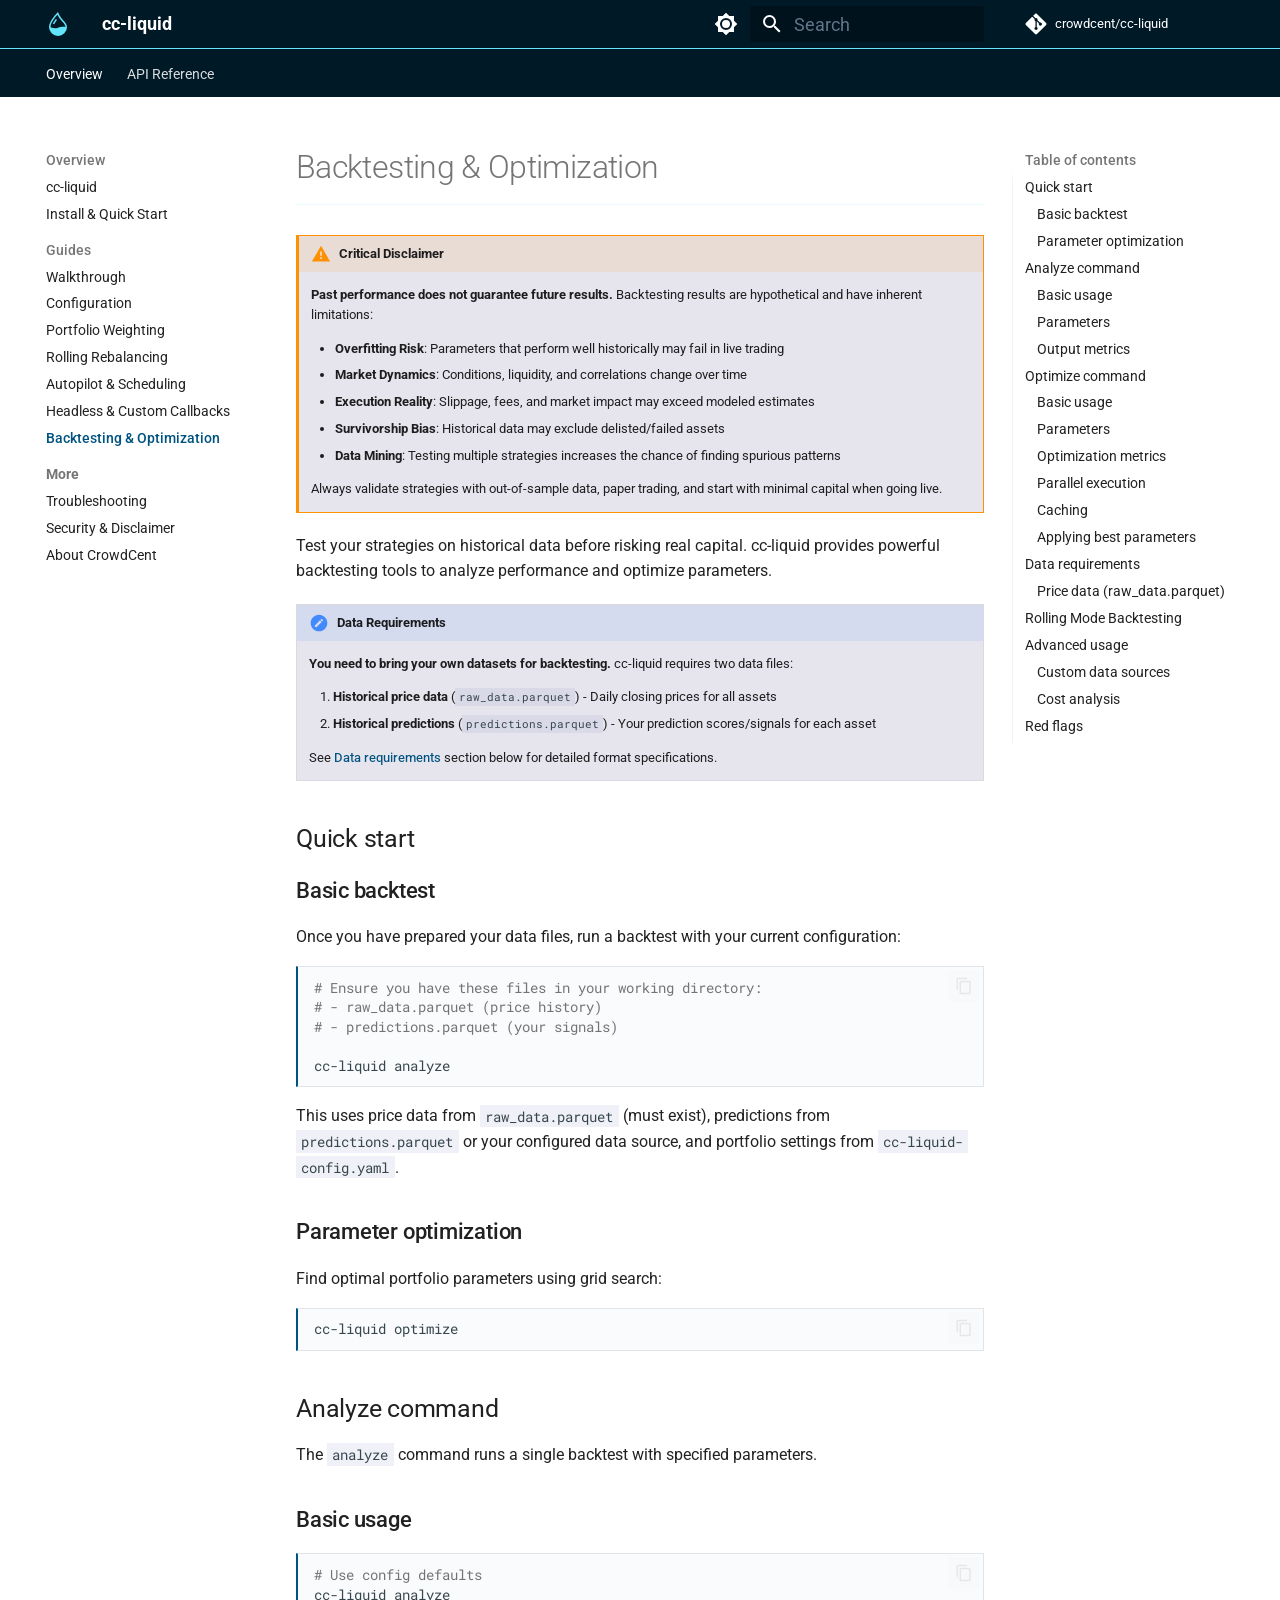
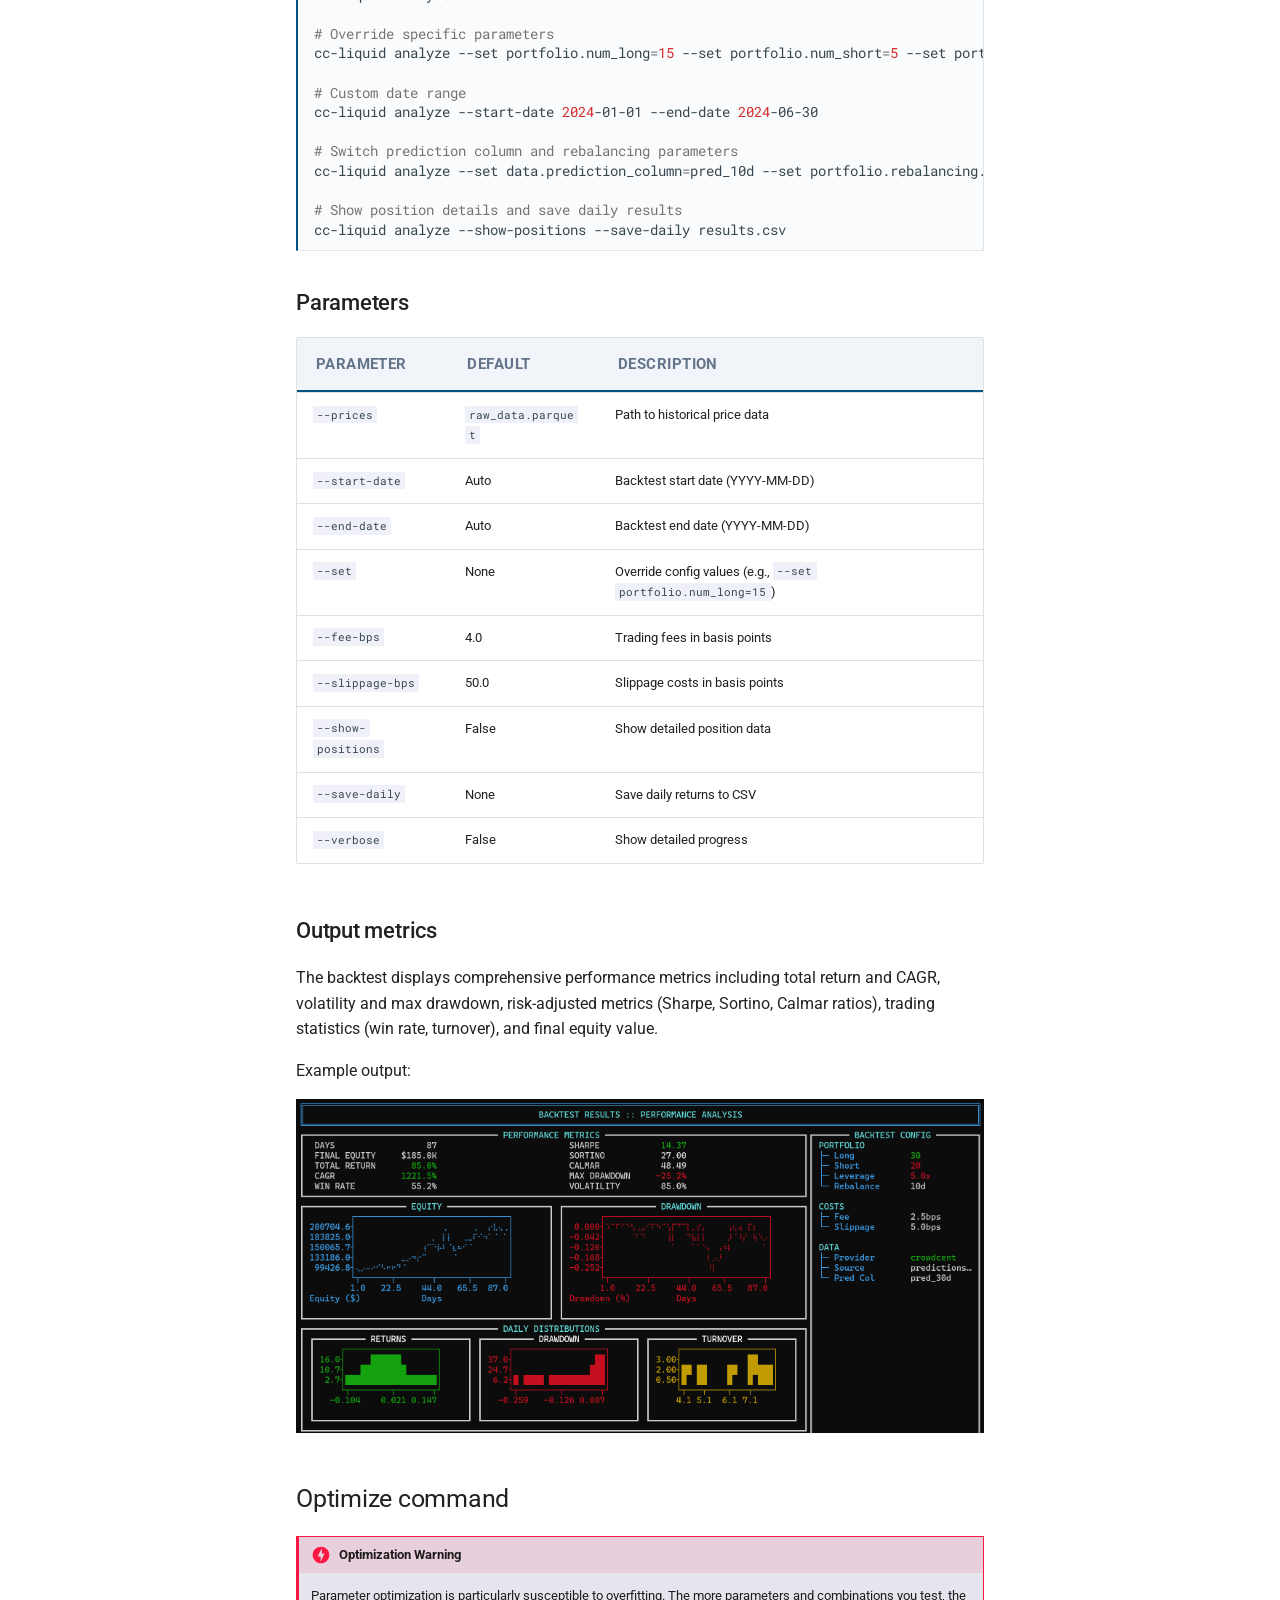
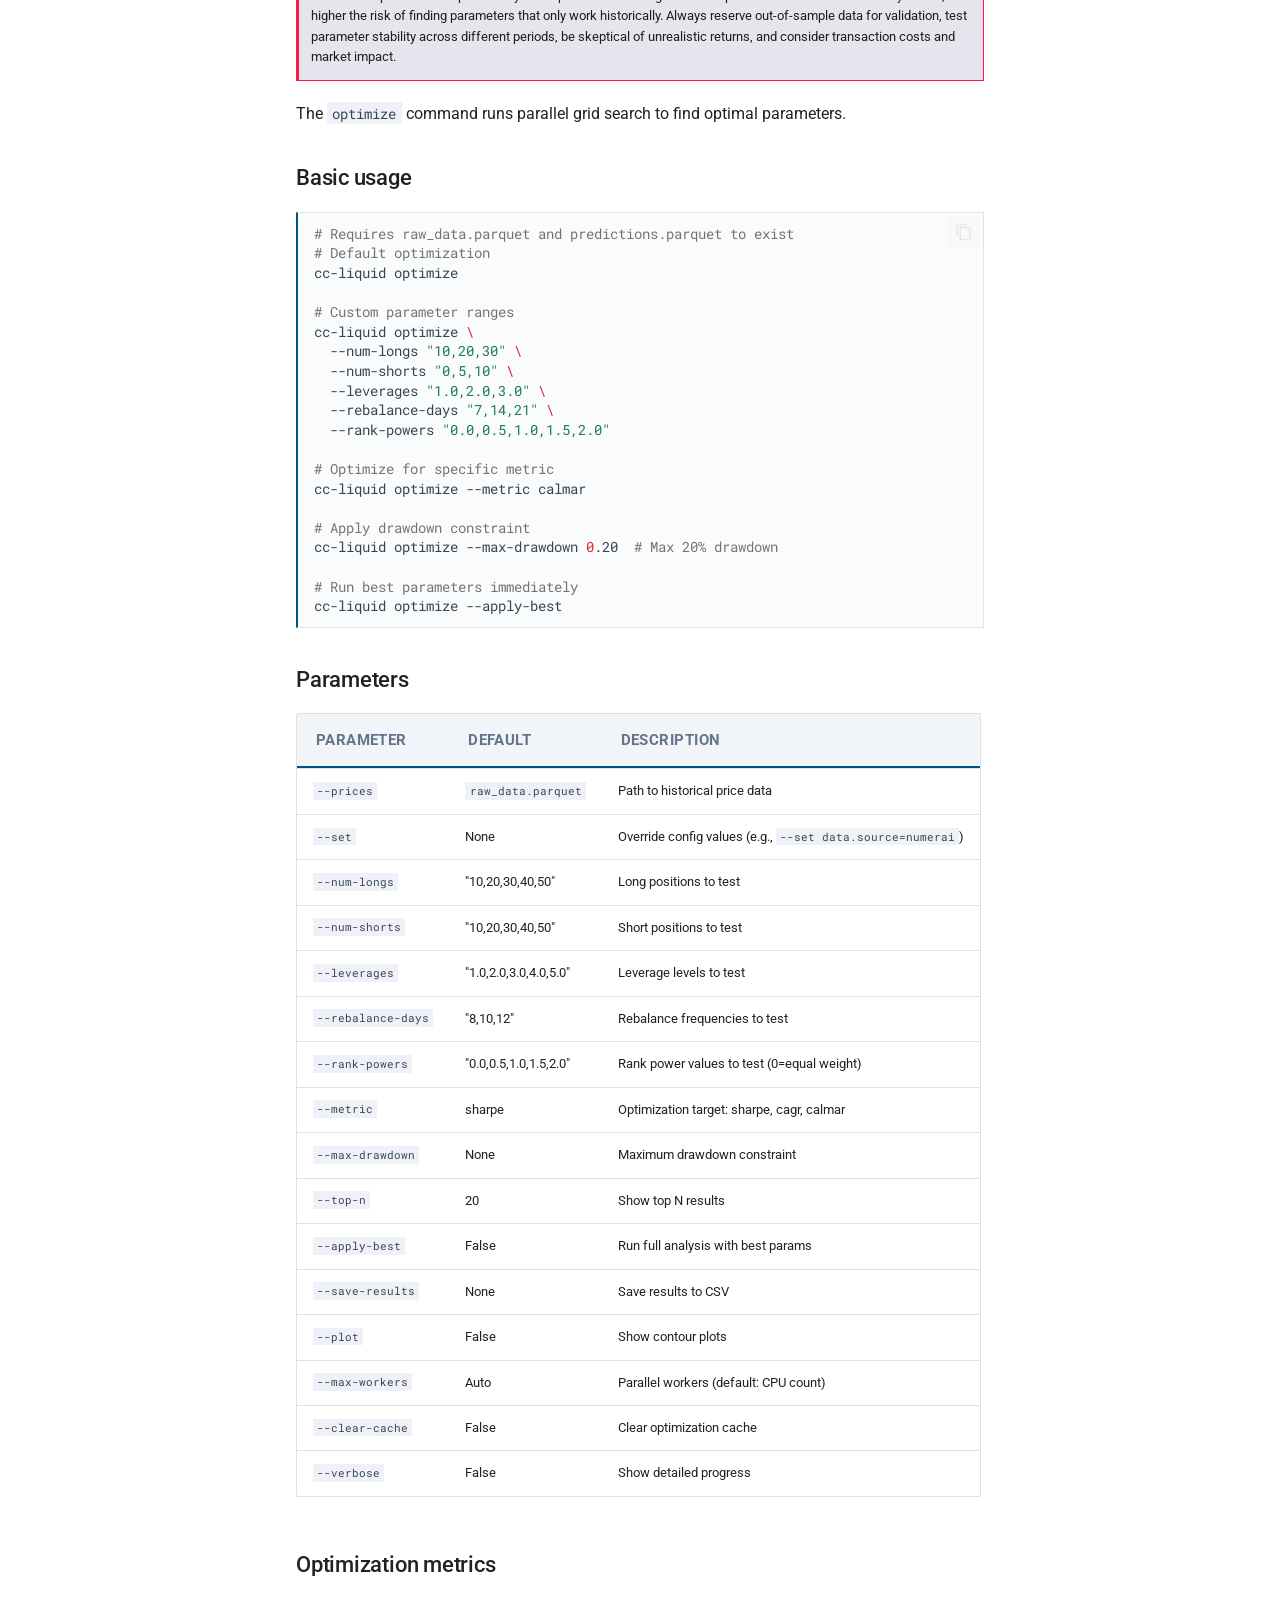
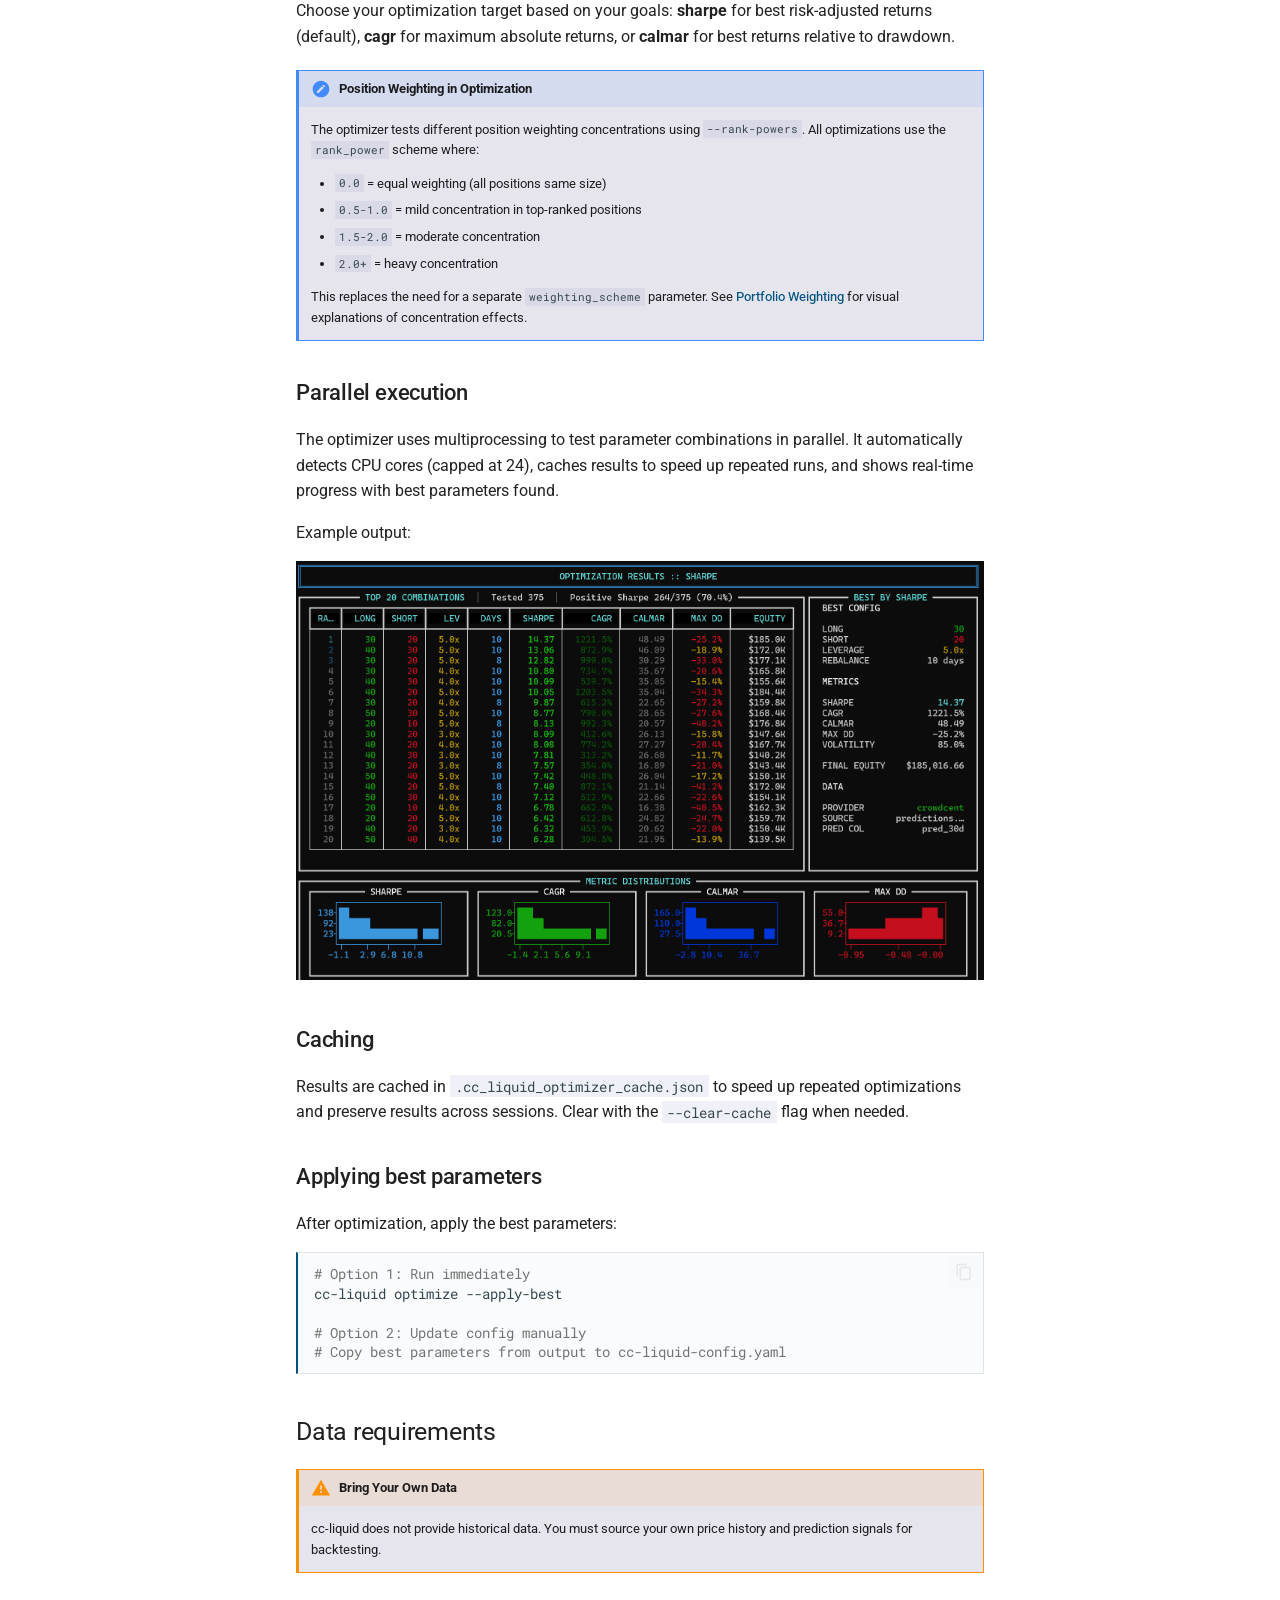
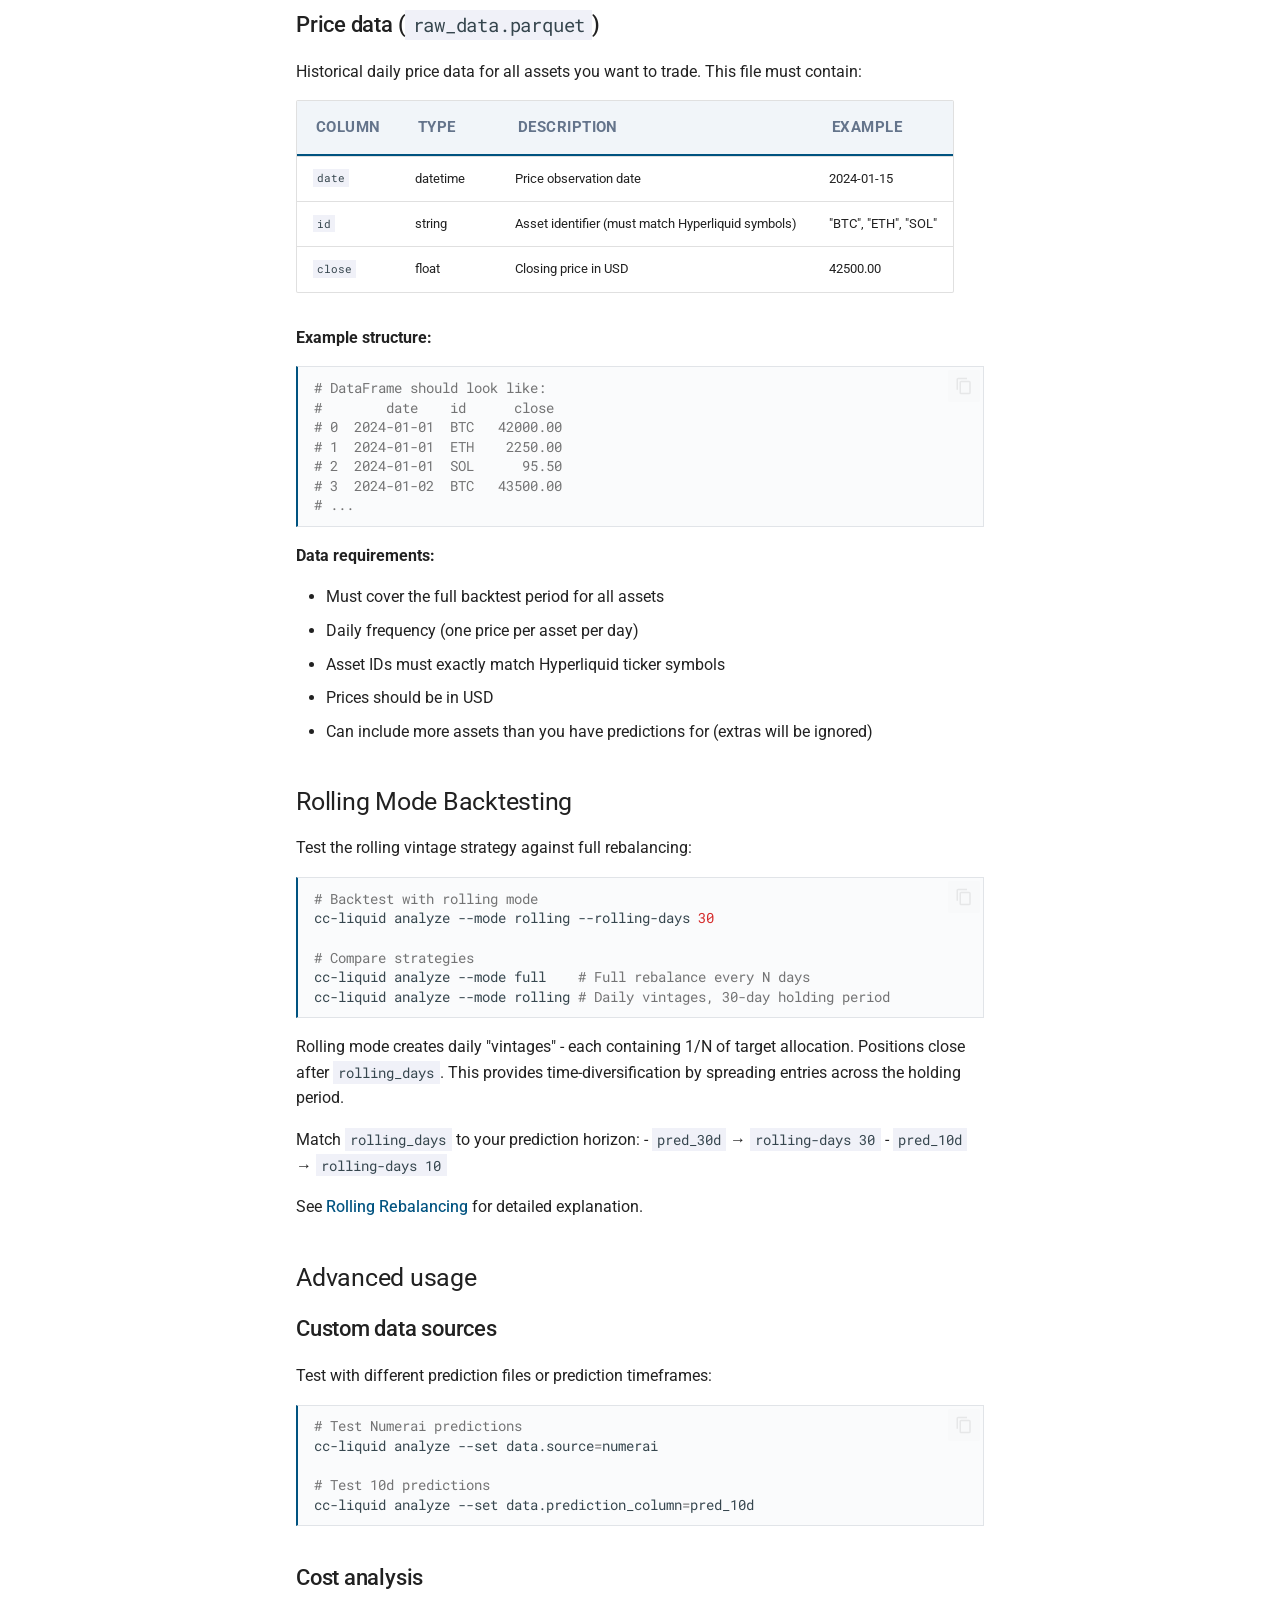
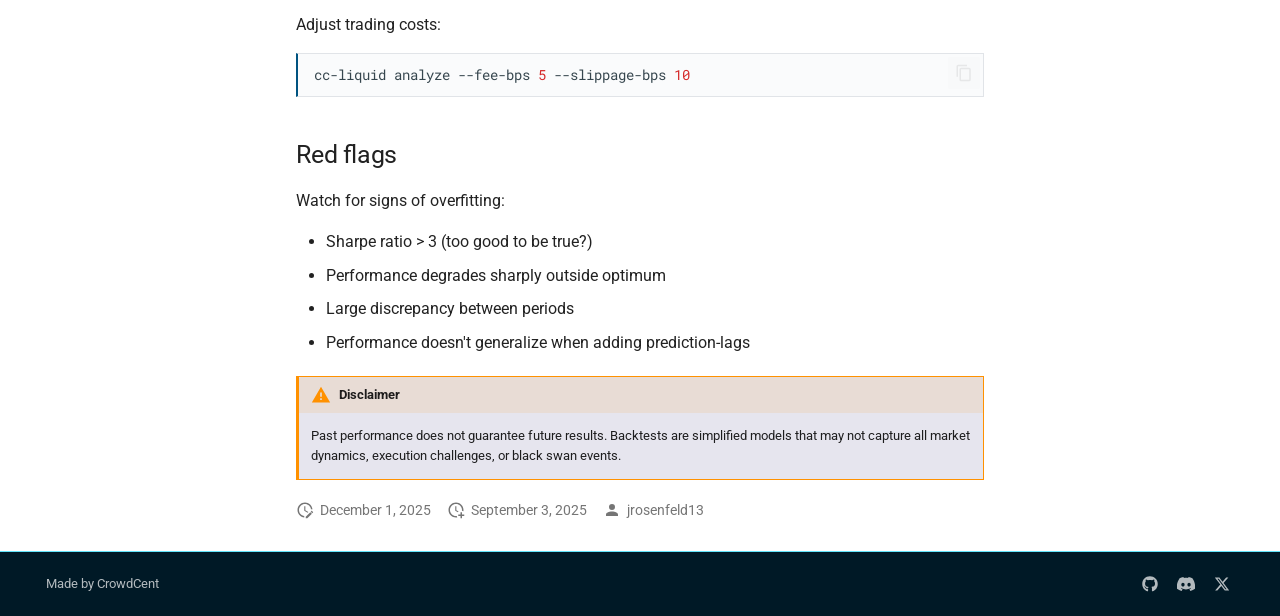
<file: backtesting/index.html>
<!doctype html>
<html lang="en" class="no-js">
  <head>
    
      <meta charset="utf-8">
      <meta name="viewport" content="width=device-width,initial-scale=1">
      
        <meta name="description" content="CrowdCent Hyperliquid Trading Bot Documentation">
      
      
        <meta name="author" content="CrowdCent">
      
      
        <link rel="canonical" href="https://crowdcent.github.io/cc-liquid/backtesting/">
      
      
        <link rel="prev" href="../headless/">
      
      
        <link rel="next" href="../troubleshooting/">
      
      
        
      
      
      <link rel="icon" href="../images/favicon.svg">
      <meta name="generator" content="mkdocs-1.6.1, mkdocs-material-9.7.0">
    
    
      
        <title>Backtesting & Optimization - cc-liquid</title>
      
    
    
      <link rel="stylesheet" href="../assets/stylesheets/main.618322db.min.css">
      
        
        <link rel="stylesheet" href="../assets/stylesheets/palette.ab4e12ef.min.css">
      
      


    
    
      
    
    
      
        
        
        <link rel="preconnect" href="https://fonts.gstatic.com" crossorigin>
        <link rel="stylesheet" href="https://fonts.googleapis.com/css?family=Roboto:300,300i,400,400i,700,700i%7CRoboto+Mono:400,400i,700,700i&display=fallback">
        <style>:root{--md-text-font:"Roboto";--md-code-font:"Roboto Mono"}</style>
      
    
    
      <link rel="stylesheet" href="../assets/_mkdocstrings.css">
    
      <link rel="stylesheet" href="../stylesheets/extra.css">
    
    <script>__md_scope=new URL("..",location),__md_hash=e=>[...e].reduce(((e,_)=>(e<<5)-e+_.charCodeAt(0)),0),__md_get=(e,_=localStorage,t=__md_scope)=>JSON.parse(_.getItem(t.pathname+"."+e)),__md_set=(e,_,t=localStorage,a=__md_scope)=>{try{t.setItem(a.pathname+"."+e,JSON.stringify(_))}catch(e){}}</script>
    
      

    
    
  </head>
  
  
    
    
      
    
    
    
    
    <body dir="ltr" data-md-color-scheme="default" data-md-color-primary="blue-grey" data-md-color-accent="cyan">
  
    
    <input class="md-toggle" data-md-toggle="drawer" type="checkbox" id="__drawer" autocomplete="off">
    <input class="md-toggle" data-md-toggle="search" type="checkbox" id="__search" autocomplete="off">
    <label class="md-overlay" for="__drawer"></label>
    <div data-md-component="skip">
      
        
        <a href="#quick-start" class="md-skip">
          Skip to content
        </a>
      
    </div>
    <div data-md-component="announce">
      
    </div>
    
    
      

<header class="md-header" data-md-component="header">
  <nav class="md-header__inner md-grid" aria-label="Header">
    <a href=".." title="cc-liquid" class="md-header__button md-logo" aria-label="cc-liquid" data-md-component="logo">
      
  
  <svg xmlns="http://www.w3.org/2000/svg" width="16" height="16" fill="currentColor" viewBox="0 0 16 16">
  <path fill-rule="evenodd" d="M7.21.8C7.69.295 8 0 8 0q.164.544.371 1.038c.812 1.946 2.073 3.35 3.197 4.6C12.878 7.096 14 8.345 14 10a6 6 0 0 1-12 0C2 6.668 5.58 2.517 7.21.8m.413 1.021A31 31 0 0 0 5.794 3.99c-.726.95-1.436 2.008-1.96 3.07C3.304 8.133 3 9.138 3 10c0 0 2.5 1.5 5 .5s5-.5 5-.5c0-1.201-.796-2.157-2.181-3.7l-.03-.032C9.75 5.11 8.5 3.72 7.623 1.82z"/>
  <path fill-rule="evenodd" d="M4.553 7.776c.82-1.641 1.717-2.753 2.093-3.13l.708.708c-.29.29-1.128 1.311-1.907 2.87z"/>
</svg>


    </a>
    <label class="md-header__button md-icon" for="__drawer">
      
      <svg xmlns="http://www.w3.org/2000/svg" viewBox="0 0 24 24"><path d="M3 6h18v2H3zm0 5h18v2H3zm0 5h18v2H3z"/></svg>
    </label>
    <div class="md-header__title" data-md-component="header-title">
      <div class="md-header__ellipsis">
        <div class="md-header__topic">
          <span class="md-ellipsis">
            cc-liquid
          </span>
        </div>
        <div class="md-header__topic" data-md-component="header-topic">
          <span class="md-ellipsis">
            
              Backtesting & Optimization
            
          </span>
        </div>
      </div>
    </div>
    
      
        <form class="md-header__option" data-md-component="palette">
  
    
    
    
    <input class="md-option" data-md-color-media="" data-md-color-scheme="default" data-md-color-primary="blue-grey" data-md-color-accent="cyan"  aria-label="Switch to dark mode"  type="radio" name="__palette" id="__palette_0">
    
      <label class="md-header__button md-icon" title="Switch to dark mode" for="__palette_1" hidden>
        <svg xmlns="http://www.w3.org/2000/svg" viewBox="0 0 24 24"><path d="M12 8a4 4 0 0 0-4 4 4 4 0 0 0 4 4 4 4 0 0 0 4-4 4 4 0 0 0-4-4m0 10a6 6 0 0 1-6-6 6 6 0 0 1 6-6 6 6 0 0 1 6 6 6 6 0 0 1-6 6m8-9.31V4h-4.69L12 .69 8.69 4H4v4.69L.69 12 4 15.31V20h4.69L12 23.31 15.31 20H20v-4.69L23.31 12z"/></svg>
      </label>
    
  
    
    
    
    <input class="md-option" data-md-color-media="" data-md-color-scheme="slate" data-md-color-primary="blue-grey" data-md-color-accent="cyan"  aria-label="Switch to light mode"  type="radio" name="__palette" id="__palette_1">
    
      <label class="md-header__button md-icon" title="Switch to light mode" for="__palette_0" hidden>
        <svg xmlns="http://www.w3.org/2000/svg" viewBox="0 0 24 24"><path d="M12 18c-.89 0-1.74-.2-2.5-.55C11.56 16.5 13 14.42 13 12s-1.44-4.5-3.5-5.45C10.26 6.2 11.11 6 12 6a6 6 0 0 1 6 6 6 6 0 0 1-6 6m8-9.31V4h-4.69L12 .69 8.69 4H4v4.69L.69 12 4 15.31V20h4.69L12 23.31 15.31 20H20v-4.69L23.31 12z"/></svg>
      </label>
    
  
</form>
      
    
    
      <script>var palette=__md_get("__palette");if(palette&&palette.color){if("(prefers-color-scheme)"===palette.color.media){var media=matchMedia("(prefers-color-scheme: light)"),input=document.querySelector(media.matches?"[data-md-color-media='(prefers-color-scheme: light)']":"[data-md-color-media='(prefers-color-scheme: dark)']");palette.color.media=input.getAttribute("data-md-color-media"),palette.color.scheme=input.getAttribute("data-md-color-scheme"),palette.color.primary=input.getAttribute("data-md-color-primary"),palette.color.accent=input.getAttribute("data-md-color-accent")}for(var[key,value]of Object.entries(palette.color))document.body.setAttribute("data-md-color-"+key,value)}</script>
    
    
    
      
      
        <label class="md-header__button md-icon" for="__search">
          
          <svg xmlns="http://www.w3.org/2000/svg" viewBox="0 0 24 24"><path d="M9.5 3A6.5 6.5 0 0 1 16 9.5c0 1.61-.59 3.09-1.56 4.23l.27.27h.79l5 5-1.5 1.5-5-5v-.79l-.27-.27A6.52 6.52 0 0 1 9.5 16 6.5 6.5 0 0 1 3 9.5 6.5 6.5 0 0 1 9.5 3m0 2C7 5 5 7 5 9.5S7 14 9.5 14 14 12 14 9.5 12 5 9.5 5"/></svg>
        </label>
        <div class="md-search" data-md-component="search" role="dialog">
  <label class="md-search__overlay" for="__search"></label>
  <div class="md-search__inner" role="search">
    <form class="md-search__form" name="search">
      <input type="text" class="md-search__input" name="query" aria-label="Search" placeholder="Search" autocapitalize="off" autocorrect="off" autocomplete="off" spellcheck="false" data-md-component="search-query" required>
      <label class="md-search__icon md-icon" for="__search">
        
        <svg xmlns="http://www.w3.org/2000/svg" viewBox="0 0 24 24"><path d="M9.5 3A6.5 6.5 0 0 1 16 9.5c0 1.61-.59 3.09-1.56 4.23l.27.27h.79l5 5-1.5 1.5-5-5v-.79l-.27-.27A6.52 6.52 0 0 1 9.5 16 6.5 6.5 0 0 1 3 9.5 6.5 6.5 0 0 1 9.5 3m0 2C7 5 5 7 5 9.5S7 14 9.5 14 14 12 14 9.5 12 5 9.5 5"/></svg>
        
        <svg xmlns="http://www.w3.org/2000/svg" viewBox="0 0 24 24"><path d="M20 11v2H8l5.5 5.5-1.42 1.42L4.16 12l7.92-7.92L13.5 5.5 8 11z"/></svg>
      </label>
      <nav class="md-search__options" aria-label="Search">
        
        <button type="reset" class="md-search__icon md-icon" title="Clear" aria-label="Clear" tabindex="-1">
          
          <svg xmlns="http://www.w3.org/2000/svg" viewBox="0 0 24 24"><path d="M19 6.41 17.59 5 12 10.59 6.41 5 5 6.41 10.59 12 5 17.59 6.41 19 12 13.41 17.59 19 19 17.59 13.41 12z"/></svg>
        </button>
      </nav>
      
        <div class="md-search__suggest" data-md-component="search-suggest"></div>
      
    </form>
    <div class="md-search__output">
      <div class="md-search__scrollwrap" tabindex="0" data-md-scrollfix>
        <div class="md-search-result" data-md-component="search-result">
          <div class="md-search-result__meta">
            Initializing search
          </div>
          <ol class="md-search-result__list" role="presentation"></ol>
        </div>
      </div>
    </div>
  </div>
</div>
      
    
    
      <div class="md-header__source">
        <a href="https://github.com/crowdcent/cc-liquid" title="Go to repository" class="md-source" data-md-component="source">
  <div class="md-source__icon md-icon">
    
    <svg xmlns="http://www.w3.org/2000/svg" viewBox="0 0 448 512"><!--! Font Awesome Free 7.1.0 by @fontawesome - https://fontawesome.com License - https://fontawesome.com/license/free (Icons: CC BY 4.0, Fonts: SIL OFL 1.1, Code: MIT License) Copyright 2025 Fonticons, Inc.--><path d="M439.6 236.1 244 40.5c-5.4-5.5-12.8-8.5-20.4-8.5s-15 3-20.4 8.4L162.5 81l51.5 51.5c27.1-9.1 52.7 16.8 43.4 43.7l49.7 49.7c34.2-11.8 61.2 31 35.5 56.7-26.5 26.5-70.2-2.9-56-37.3L240.3 199v121.9c25.3 12.5 22.3 41.8 9.1 55-6.4 6.4-15.2 10.1-24.3 10.1s-17.8-3.6-24.3-10.1c-17.6-17.6-11.1-46.9 11.2-56v-123c-20.8-8.5-24.6-30.7-18.6-45L142.6 101 8.5 235.1C3 240.6 0 247.9 0 255.5s3 15 8.5 20.4l195.6 195.7c5.4 5.4 12.7 8.4 20.4 8.4s15-3 20.4-8.4l194.7-194.7c5.4-5.4 8.4-12.8 8.4-20.4s-3-15-8.4-20.4"/></svg>
  </div>
  <div class="md-source__repository">
    crowdcent/cc-liquid
  </div>
</a>
      </div>
    
  </nav>
  
</header>
    
    <div class="md-container" data-md-component="container">
      
      
        
          
            
<nav class="md-tabs" aria-label="Tabs" data-md-component="tabs">
  <div class="md-grid">
    <ul class="md-tabs__list">
      
        
  
  
  
    
  
  
    
    
      <li class="md-tabs__item md-tabs__item--active">
        <a href=".." class="md-tabs__link">
          
  
  
  Overview

        </a>
      </li>
    
  

      
        
  
  
  
  
    
    
      <li class="md-tabs__item">
        <a href="../api/cli/" class="md-tabs__link">
          
  
  
  API Reference

        </a>
      </li>
    
  

      
    </ul>
  </div>
</nav>
          
        
      
      <main class="md-main" data-md-component="main">
        <div class="md-main__inner md-grid">
          
            
              
              <div class="md-sidebar md-sidebar--primary" data-md-component="sidebar" data-md-type="navigation" >
                <div class="md-sidebar__scrollwrap">
                  <div class="md-sidebar__inner">
                    


  


<nav class="md-nav md-nav--primary md-nav--lifted" aria-label="Navigation" data-md-level="0">
  <label class="md-nav__title" for="__drawer">
    <a href=".." title="cc-liquid" class="md-nav__button md-logo" aria-label="cc-liquid" data-md-component="logo">
      
  
  <svg xmlns="http://www.w3.org/2000/svg" width="16" height="16" fill="currentColor" viewBox="0 0 16 16">
  <path fill-rule="evenodd" d="M7.21.8C7.69.295 8 0 8 0q.164.544.371 1.038c.812 1.946 2.073 3.35 3.197 4.6C12.878 7.096 14 8.345 14 10a6 6 0 0 1-12 0C2 6.668 5.58 2.517 7.21.8m.413 1.021A31 31 0 0 0 5.794 3.99c-.726.95-1.436 2.008-1.96 3.07C3.304 8.133 3 9.138 3 10c0 0 2.5 1.5 5 .5s5-.5 5-.5c0-1.201-.796-2.157-2.181-3.7l-.03-.032C9.75 5.11 8.5 3.72 7.623 1.82z"/>
  <path fill-rule="evenodd" d="M4.553 7.776c.82-1.641 1.717-2.753 2.093-3.13l.708.708c-.29.29-1.128 1.311-1.907 2.87z"/>
</svg>


    </a>
    cc-liquid
  </label>
  
    <div class="md-nav__source">
      <a href="https://github.com/crowdcent/cc-liquid" title="Go to repository" class="md-source" data-md-component="source">
  <div class="md-source__icon md-icon">
    
    <svg xmlns="http://www.w3.org/2000/svg" viewBox="0 0 448 512"><!--! Font Awesome Free 7.1.0 by @fontawesome - https://fontawesome.com License - https://fontawesome.com/license/free (Icons: CC BY 4.0, Fonts: SIL OFL 1.1, Code: MIT License) Copyright 2025 Fonticons, Inc.--><path d="M439.6 236.1 244 40.5c-5.4-5.5-12.8-8.5-20.4-8.5s-15 3-20.4 8.4L162.5 81l51.5 51.5c27.1-9.1 52.7 16.8 43.4 43.7l49.7 49.7c34.2-11.8 61.2 31 35.5 56.7-26.5 26.5-70.2-2.9-56-37.3L240.3 199v121.9c25.3 12.5 22.3 41.8 9.1 55-6.4 6.4-15.2 10.1-24.3 10.1s-17.8-3.6-24.3-10.1c-17.6-17.6-11.1-46.9 11.2-56v-123c-20.8-8.5-24.6-30.7-18.6-45L142.6 101 8.5 235.1C3 240.6 0 247.9 0 255.5s3 15 8.5 20.4l195.6 195.7c5.4 5.4 12.7 8.4 20.4 8.4s15-3 20.4-8.4l194.7-194.7c5.4-5.4 8.4-12.8 8.4-20.4s-3-15-8.4-20.4"/></svg>
  </div>
  <div class="md-source__repository">
    crowdcent/cc-liquid
  </div>
</a>
    </div>
  
  <ul class="md-nav__list" data-md-scrollfix>
    
      
      
  
  
    
  
  
  
    
    
    
    
      
        
        
      
      
        
      
    
    
    <li class="md-nav__item md-nav__item--active md-nav__item--section md-nav__item--nested">
      
        
        
        <input class="md-nav__toggle md-toggle " type="checkbox" id="__nav_1" checked>
        
          
          <label class="md-nav__link" for="__nav_1" id="__nav_1_label" tabindex="">
            
  
  
  <span class="md-ellipsis">
    
  
    Overview
  

    
  </span>
  
  

            <span class="md-nav__icon md-icon"></span>
          </label>
        
        <nav class="md-nav" data-md-level="1" aria-labelledby="__nav_1_label" aria-expanded="true">
          <label class="md-nav__title" for="__nav_1">
            <span class="md-nav__icon md-icon"></span>
            
  
    Overview
  

          </label>
          <ul class="md-nav__list" data-md-scrollfix>
            
              
                
  
  
  
  
    <li class="md-nav__item">
      <a href=".." class="md-nav__link">
        
  
  
  <span class="md-ellipsis">
    
  
    cc-liquid
  

    
  </span>
  
  

      </a>
    </li>
  

              
            
              
                
  
  
  
  
    <li class="md-nav__item">
      <a href="../install-quickstart/" class="md-nav__link">
        
  
  
  <span class="md-ellipsis">
    
  
    Install & Quick Start
  

    
  </span>
  
  

      </a>
    </li>
  

              
            
              
                
  
  
    
  
  
  
    
    
    
    
      
      
        
          
          
        
      
    
    
    <li class="md-nav__item md-nav__item--active md-nav__item--section md-nav__item--nested">
      
        
        
        <input class="md-nav__toggle md-toggle " type="checkbox" id="__nav_1_3" checked>
        
          
          <label class="md-nav__link" for="__nav_1_3" id="__nav_1_3_label" tabindex="">
            
  
  
  <span class="md-ellipsis">
    
  
    Guides
  

    
  </span>
  
  

            <span class="md-nav__icon md-icon"></span>
          </label>
        
        <nav class="md-nav" data-md-level="2" aria-labelledby="__nav_1_3_label" aria-expanded="true">
          <label class="md-nav__title" for="__nav_1_3">
            <span class="md-nav__icon md-icon"></span>
            
  
    Guides
  

          </label>
          <ul class="md-nav__list" data-md-scrollfix>
            
              
                
  
  
  
  
    <li class="md-nav__item">
      <a href="../walkthrough/" class="md-nav__link">
        
  
  
  <span class="md-ellipsis">
    
  
    Walkthrough
  

    
  </span>
  
  

      </a>
    </li>
  

              
            
              
                
  
  
  
  
    <li class="md-nav__item">
      <a href="../configuration/" class="md-nav__link">
        
  
  
  <span class="md-ellipsis">
    
  
    Configuration
  

    
  </span>
  
  

      </a>
    </li>
  

              
            
              
                
  
  
  
  
    <li class="md-nav__item">
      <a href="../portfolio-weighting/" class="md-nav__link">
        
  
  
  <span class="md-ellipsis">
    
  
    Portfolio Weighting
  

    
  </span>
  
  

      </a>
    </li>
  

              
            
              
                
  
  
  
  
    <li class="md-nav__item">
      <a href="../rolling-rebalancing/" class="md-nav__link">
        
  
  
  <span class="md-ellipsis">
    
  
    Rolling Rebalancing
  

    
  </span>
  
  

      </a>
    </li>
  

              
            
              
                
  
  
  
  
    <li class="md-nav__item">
      <a href="../autopilot/" class="md-nav__link">
        
  
  
  <span class="md-ellipsis">
    
  
    Autopilot & Scheduling
  

    
  </span>
  
  

      </a>
    </li>
  

              
            
              
                
  
  
  
  
    <li class="md-nav__item">
      <a href="../headless/" class="md-nav__link">
        
  
  
  <span class="md-ellipsis">
    
  
    Headless & Custom Callbacks
  

    
  </span>
  
  

      </a>
    </li>
  

              
            
              
                
  
  
    
  
  
  
    <li class="md-nav__item md-nav__item--active">
      
      <input class="md-nav__toggle md-toggle" type="checkbox" id="__toc">
      
      
      
        <label class="md-nav__link md-nav__link--active" for="__toc">
          
  
  
  <span class="md-ellipsis">
    
  
    Backtesting & Optimization
  

    
  </span>
  
  

          <span class="md-nav__icon md-icon"></span>
        </label>
      
      <a href="./" class="md-nav__link md-nav__link--active">
        
  
  
  <span class="md-ellipsis">
    
  
    Backtesting & Optimization
  

    
  </span>
  
  

      </a>
      
        

<nav class="md-nav md-nav--secondary" aria-label="Table of contents">
  
  
  
  
    <label class="md-nav__title" for="__toc">
      <span class="md-nav__icon md-icon"></span>
      Table of contents
    </label>
    <ul class="md-nav__list" data-md-component="toc" data-md-scrollfix>
      
        <li class="md-nav__item">
  <a href="#quick-start" class="md-nav__link">
    <span class="md-ellipsis">
      
        Quick start
      
    </span>
  </a>
  
    <nav class="md-nav" aria-label="Quick start">
      <ul class="md-nav__list">
        
          <li class="md-nav__item">
  <a href="#basic-backtest" class="md-nav__link">
    <span class="md-ellipsis">
      
        Basic backtest
      
    </span>
  </a>
  
</li>
        
          <li class="md-nav__item">
  <a href="#parameter-optimization" class="md-nav__link">
    <span class="md-ellipsis">
      
        Parameter optimization
      
    </span>
  </a>
  
</li>
        
      </ul>
    </nav>
  
</li>
      
        <li class="md-nav__item">
  <a href="#analyze-command" class="md-nav__link">
    <span class="md-ellipsis">
      
        Analyze command
      
    </span>
  </a>
  
    <nav class="md-nav" aria-label="Analyze command">
      <ul class="md-nav__list">
        
          <li class="md-nav__item">
  <a href="#basic-usage" class="md-nav__link">
    <span class="md-ellipsis">
      
        Basic usage
      
    </span>
  </a>
  
</li>
        
          <li class="md-nav__item">
  <a href="#parameters" class="md-nav__link">
    <span class="md-ellipsis">
      
        Parameters
      
    </span>
  </a>
  
</li>
        
          <li class="md-nav__item">
  <a href="#output-metrics" class="md-nav__link">
    <span class="md-ellipsis">
      
        Output metrics
      
    </span>
  </a>
  
</li>
        
      </ul>
    </nav>
  
</li>
      
        <li class="md-nav__item">
  <a href="#optimize-command" class="md-nav__link">
    <span class="md-ellipsis">
      
        Optimize command
      
    </span>
  </a>
  
    <nav class="md-nav" aria-label="Optimize command">
      <ul class="md-nav__list">
        
          <li class="md-nav__item">
  <a href="#basic-usage_1" class="md-nav__link">
    <span class="md-ellipsis">
      
        Basic usage
      
    </span>
  </a>
  
</li>
        
          <li class="md-nav__item">
  <a href="#parameters_1" class="md-nav__link">
    <span class="md-ellipsis">
      
        Parameters
      
    </span>
  </a>
  
</li>
        
          <li class="md-nav__item">
  <a href="#optimization-metrics" class="md-nav__link">
    <span class="md-ellipsis">
      
        Optimization metrics
      
    </span>
  </a>
  
</li>
        
          <li class="md-nav__item">
  <a href="#parallel-execution" class="md-nav__link">
    <span class="md-ellipsis">
      
        Parallel execution
      
    </span>
  </a>
  
</li>
        
          <li class="md-nav__item">
  <a href="#caching" class="md-nav__link">
    <span class="md-ellipsis">
      
        Caching
      
    </span>
  </a>
  
</li>
        
          <li class="md-nav__item">
  <a href="#applying-best-parameters" class="md-nav__link">
    <span class="md-ellipsis">
      
        Applying best parameters
      
    </span>
  </a>
  
</li>
        
      </ul>
    </nav>
  
</li>
      
        <li class="md-nav__item">
  <a href="#data-requirements" class="md-nav__link">
    <span class="md-ellipsis">
      
        Data requirements
      
    </span>
  </a>
  
    <nav class="md-nav" aria-label="Data requirements">
      <ul class="md-nav__list">
        
          <li class="md-nav__item">
  <a href="#price-data-raw_dataparquet" class="md-nav__link">
    <span class="md-ellipsis">
      
        Price data (raw_data.parquet)
      
    </span>
  </a>
  
</li>
        
      </ul>
    </nav>
  
</li>
      
        <li class="md-nav__item">
  <a href="#rolling-mode-backtesting" class="md-nav__link">
    <span class="md-ellipsis">
      
        Rolling Mode Backtesting
      
    </span>
  </a>
  
</li>
      
        <li class="md-nav__item">
  <a href="#advanced-usage" class="md-nav__link">
    <span class="md-ellipsis">
      
        Advanced usage
      
    </span>
  </a>
  
    <nav class="md-nav" aria-label="Advanced usage">
      <ul class="md-nav__list">
        
          <li class="md-nav__item">
  <a href="#custom-data-sources" class="md-nav__link">
    <span class="md-ellipsis">
      
        Custom data sources
      
    </span>
  </a>
  
</li>
        
          <li class="md-nav__item">
  <a href="#cost-analysis" class="md-nav__link">
    <span class="md-ellipsis">
      
        Cost analysis
      
    </span>
  </a>
  
</li>
        
      </ul>
    </nav>
  
</li>
      
        <li class="md-nav__item">
  <a href="#red-flags" class="md-nav__link">
    <span class="md-ellipsis">
      
        Red flags
      
    </span>
  </a>
  
</li>
      
    </ul>
  
</nav>
      
    </li>
  

              
            
          </ul>
        </nav>
      
    </li>
  

              
            
              
                
  
  
  
  
    
    
    
    
      
      
        
          
          
        
      
    
    
    <li class="md-nav__item md-nav__item--section md-nav__item--nested">
      
        
        
          
        
        <input class="md-nav__toggle md-toggle md-toggle--indeterminate" type="checkbox" id="__nav_1_4" >
        
          
          <label class="md-nav__link" for="__nav_1_4" id="__nav_1_4_label" tabindex="">
            
  
  
  <span class="md-ellipsis">
    
  
    More
  

    
  </span>
  
  

            <span class="md-nav__icon md-icon"></span>
          </label>
        
        <nav class="md-nav" data-md-level="2" aria-labelledby="__nav_1_4_label" aria-expanded="false">
          <label class="md-nav__title" for="__nav_1_4">
            <span class="md-nav__icon md-icon"></span>
            
  
    More
  

          </label>
          <ul class="md-nav__list" data-md-scrollfix>
            
              
                
  
  
  
  
    <li class="md-nav__item">
      <a href="../troubleshooting/" class="md-nav__link">
        
  
  
  <span class="md-ellipsis">
    
  
    Troubleshooting
  

    
  </span>
  
  

      </a>
    </li>
  

              
            
              
                
  
  
  
  
    <li class="md-nav__item">
      <a href="../security/" class="md-nav__link">
        
  
  
  <span class="md-ellipsis">
    
  
    Security & Disclaimer
  

    
  </span>
  
  

      </a>
    </li>
  

              
            
              
                
  
  
  
  
    <li class="md-nav__item">
      <a href="https://crowdcent.com/about/" class="md-nav__link">
        
  
  
  <span class="md-ellipsis">
    
  
    About CrowdCent
  

    
  </span>
  
  

      </a>
    </li>
  

              
            
          </ul>
        </nav>
      
    </li>
  

              
            
          </ul>
        </nav>
      
    </li>
  

    
      
      
  
  
  
  
    
    
    
    
      
      
        
      
    
    
    <li class="md-nav__item md-nav__item--nested">
      
        
        
          
        
        <input class="md-nav__toggle md-toggle md-toggle--indeterminate" type="checkbox" id="__nav_2" >
        
          
          <label class="md-nav__link" for="__nav_2" id="__nav_2_label" tabindex="0">
            
  
  
  <span class="md-ellipsis">
    
  
    API Reference
  

    
  </span>
  
  

            <span class="md-nav__icon md-icon"></span>
          </label>
        
        <nav class="md-nav" data-md-level="1" aria-labelledby="__nav_2_label" aria-expanded="false">
          <label class="md-nav__title" for="__nav_2">
            <span class="md-nav__icon md-icon"></span>
            
  
    API Reference
  

          </label>
          <ul class="md-nav__list" data-md-scrollfix>
            
              
                
  
  
  
  
    <li class="md-nav__item">
      <a href="../api/cli/" class="md-nav__link">
        
  
  
  <span class="md-ellipsis">
    
  
    CLI
  

    
  </span>
  
  

      </a>
    </li>
  

              
            
              
                
  
  
  
  
    <li class="md-nav__item">
      <a href="../api/python/" class="md-nav__link">
        
  
  
  <span class="md-ellipsis">
    
  
    Python API
  

    
  </span>
  
  

      </a>
    </li>
  

              
            
          </ul>
        </nav>
      
    </li>
  

    
  </ul>
</nav>
                  </div>
                </div>
              </div>
            
            
              
              <div class="md-sidebar md-sidebar--secondary" data-md-component="sidebar" data-md-type="toc" >
                <div class="md-sidebar__scrollwrap">
                  <div class="md-sidebar__inner">
                    

<nav class="md-nav md-nav--secondary" aria-label="Table of contents">
  
  
  
  
    <label class="md-nav__title" for="__toc">
      <span class="md-nav__icon md-icon"></span>
      Table of contents
    </label>
    <ul class="md-nav__list" data-md-component="toc" data-md-scrollfix>
      
        <li class="md-nav__item">
  <a href="#quick-start" class="md-nav__link">
    <span class="md-ellipsis">
      
        Quick start
      
    </span>
  </a>
  
    <nav class="md-nav" aria-label="Quick start">
      <ul class="md-nav__list">
        
          <li class="md-nav__item">
  <a href="#basic-backtest" class="md-nav__link">
    <span class="md-ellipsis">
      
        Basic backtest
      
    </span>
  </a>
  
</li>
        
          <li class="md-nav__item">
  <a href="#parameter-optimization" class="md-nav__link">
    <span class="md-ellipsis">
      
        Parameter optimization
      
    </span>
  </a>
  
</li>
        
      </ul>
    </nav>
  
</li>
      
        <li class="md-nav__item">
  <a href="#analyze-command" class="md-nav__link">
    <span class="md-ellipsis">
      
        Analyze command
      
    </span>
  </a>
  
    <nav class="md-nav" aria-label="Analyze command">
      <ul class="md-nav__list">
        
          <li class="md-nav__item">
  <a href="#basic-usage" class="md-nav__link">
    <span class="md-ellipsis">
      
        Basic usage
      
    </span>
  </a>
  
</li>
        
          <li class="md-nav__item">
  <a href="#parameters" class="md-nav__link">
    <span class="md-ellipsis">
      
        Parameters
      
    </span>
  </a>
  
</li>
        
          <li class="md-nav__item">
  <a href="#output-metrics" class="md-nav__link">
    <span class="md-ellipsis">
      
        Output metrics
      
    </span>
  </a>
  
</li>
        
      </ul>
    </nav>
  
</li>
      
        <li class="md-nav__item">
  <a href="#optimize-command" class="md-nav__link">
    <span class="md-ellipsis">
      
        Optimize command
      
    </span>
  </a>
  
    <nav class="md-nav" aria-label="Optimize command">
      <ul class="md-nav__list">
        
          <li class="md-nav__item">
  <a href="#basic-usage_1" class="md-nav__link">
    <span class="md-ellipsis">
      
        Basic usage
      
    </span>
  </a>
  
</li>
        
          <li class="md-nav__item">
  <a href="#parameters_1" class="md-nav__link">
    <span class="md-ellipsis">
      
        Parameters
      
    </span>
  </a>
  
</li>
        
          <li class="md-nav__item">
  <a href="#optimization-metrics" class="md-nav__link">
    <span class="md-ellipsis">
      
        Optimization metrics
      
    </span>
  </a>
  
</li>
        
          <li class="md-nav__item">
  <a href="#parallel-execution" class="md-nav__link">
    <span class="md-ellipsis">
      
        Parallel execution
      
    </span>
  </a>
  
</li>
        
          <li class="md-nav__item">
  <a href="#caching" class="md-nav__link">
    <span class="md-ellipsis">
      
        Caching
      
    </span>
  </a>
  
</li>
        
          <li class="md-nav__item">
  <a href="#applying-best-parameters" class="md-nav__link">
    <span class="md-ellipsis">
      
        Applying best parameters
      
    </span>
  </a>
  
</li>
        
      </ul>
    </nav>
  
</li>
      
        <li class="md-nav__item">
  <a href="#data-requirements" class="md-nav__link">
    <span class="md-ellipsis">
      
        Data requirements
      
    </span>
  </a>
  
    <nav class="md-nav" aria-label="Data requirements">
      <ul class="md-nav__list">
        
          <li class="md-nav__item">
  <a href="#price-data-raw_dataparquet" class="md-nav__link">
    <span class="md-ellipsis">
      
        Price data (raw_data.parquet)
      
    </span>
  </a>
  
</li>
        
      </ul>
    </nav>
  
</li>
      
        <li class="md-nav__item">
  <a href="#rolling-mode-backtesting" class="md-nav__link">
    <span class="md-ellipsis">
      
        Rolling Mode Backtesting
      
    </span>
  </a>
  
</li>
      
        <li class="md-nav__item">
  <a href="#advanced-usage" class="md-nav__link">
    <span class="md-ellipsis">
      
        Advanced usage
      
    </span>
  </a>
  
    <nav class="md-nav" aria-label="Advanced usage">
      <ul class="md-nav__list">
        
          <li class="md-nav__item">
  <a href="#custom-data-sources" class="md-nav__link">
    <span class="md-ellipsis">
      
        Custom data sources
      
    </span>
  </a>
  
</li>
        
          <li class="md-nav__item">
  <a href="#cost-analysis" class="md-nav__link">
    <span class="md-ellipsis">
      
        Cost analysis
      
    </span>
  </a>
  
</li>
        
      </ul>
    </nav>
  
</li>
      
        <li class="md-nav__item">
  <a href="#red-flags" class="md-nav__link">
    <span class="md-ellipsis">
      
        Red flags
      
    </span>
  </a>
  
</li>
      
    </ul>
  
</nav>
                  </div>
                </div>
              </div>
            
          
          
            <div class="md-content" data-md-component="content">
              
              <article class="md-content__inner md-typeset">
                
                  


  
  


  <h1>Backtesting & Optimization</h1>

<div class="admonition warning">
<p class="admonition-title">Critical Disclaimer</p>
<p><strong>Past performance does not guarantee future results.</strong> Backtesting results are hypothetical and have inherent limitations:</p>
<ul>
<li><strong>Overfitting Risk</strong>: Parameters that perform well historically may fail in live trading</li>
<li><strong>Market Dynamics</strong>: Conditions, liquidity, and correlations change over time</li>
<li><strong>Execution Reality</strong>: Slippage, fees, and market impact may exceed modeled estimates</li>
<li><strong>Survivorship Bias</strong>: Historical data may exclude delisted/failed assets</li>
<li><strong>Data Mining</strong>: Testing multiple strategies increases the chance of finding spurious patterns</li>
</ul>
<p>Always validate strategies with out-of-sample data, paper trading, and start with minimal capital when going live.</p>
</div>
<p>Test your strategies on historical data before risking real capital. cc-liquid provides powerful backtesting tools to analyze performance and optimize parameters.</p>
<div class="admonition important">
<p class="admonition-title">Data Requirements</p>
<p><strong>You need to bring your own datasets for backtesting.</strong> cc-liquid requires two data files:</p>
<ol>
<li><strong>Historical price data</strong> (<code>raw_data.parquet</code>) - Daily closing prices for all assets</li>
<li><strong>Historical predictions</strong> (<code>predictions.parquet</code>) - Your prediction scores/signals for each asset</li>
</ol>
<p>See <a href="#data-requirements">Data requirements</a> section below for detailed format specifications.</p>
</div>
<h2 id="quick-start">Quick start</h2>
<h3 id="basic-backtest">Basic backtest</h3>
<p>Once you have prepared your data files, run a backtest with your current configuration:</p>
<div class="highlight"><pre><span></span><code><a id="__codelineno-0-1" name="__codelineno-0-1" href="#__codelineno-0-1"></a><span class="c1"># Ensure you have these files in your working directory:</span>
<a id="__codelineno-0-2" name="__codelineno-0-2" href="#__codelineno-0-2"></a><span class="c1"># - raw_data.parquet (price history)  </span>
<a id="__codelineno-0-3" name="__codelineno-0-3" href="#__codelineno-0-3"></a><span class="c1"># - predictions.parquet (your signals)</span>
<a id="__codelineno-0-4" name="__codelineno-0-4" href="#__codelineno-0-4"></a>
<a id="__codelineno-0-5" name="__codelineno-0-5" href="#__codelineno-0-5"></a>cc-liquid<span class="w"> </span>analyze
</code></pre></div>
<p>This uses price data from <code>raw_data.parquet</code> (must exist), predictions from <code>predictions.parquet</code> or your configured data source, and portfolio settings from <code>cc-liquid-config.yaml</code>.</p>
<h3 id="parameter-optimization">Parameter optimization</h3>
<p>Find optimal portfolio parameters using grid search:</p>
<div class="highlight"><pre><span></span><code><a id="__codelineno-1-1" name="__codelineno-1-1" href="#__codelineno-1-1"></a>cc-liquid<span class="w"> </span>optimize
</code></pre></div>
<h2 id="analyze-command">Analyze command</h2>
<p>The <code>analyze</code> command runs a single backtest with specified parameters.</p>
<h3 id="basic-usage">Basic usage</h3>
<div class="highlight"><pre><span></span><code><a id="__codelineno-2-1" name="__codelineno-2-1" href="#__codelineno-2-1"></a><span class="c1"># Use config defaults</span>
<a id="__codelineno-2-2" name="__codelineno-2-2" href="#__codelineno-2-2"></a>cc-liquid<span class="w"> </span>analyze
<a id="__codelineno-2-3" name="__codelineno-2-3" href="#__codelineno-2-3"></a>
<a id="__codelineno-2-4" name="__codelineno-2-4" href="#__codelineno-2-4"></a><span class="c1"># Override specific parameters</span>
<a id="__codelineno-2-5" name="__codelineno-2-5" href="#__codelineno-2-5"></a>cc-liquid<span class="w"> </span>analyze<span class="w"> </span>--set<span class="w"> </span>portfolio.num_long<span class="o">=</span><span class="m">15</span><span class="w"> </span>--set<span class="w"> </span>portfolio.num_short<span class="o">=</span><span class="m">5</span><span class="w"> </span>--set<span class="w"> </span>portfolio.target_leverage<span class="o">=</span><span class="m">2</span>.0
<a id="__codelineno-2-6" name="__codelineno-2-6" href="#__codelineno-2-6"></a>
<a id="__codelineno-2-7" name="__codelineno-2-7" href="#__codelineno-2-7"></a><span class="c1"># Custom date range</span>
<a id="__codelineno-2-8" name="__codelineno-2-8" href="#__codelineno-2-8"></a>cc-liquid<span class="w"> </span>analyze<span class="w"> </span>--start-date<span class="w"> </span><span class="m">2024</span>-01-01<span class="w"> </span>--end-date<span class="w"> </span><span class="m">2024</span>-06-30
<a id="__codelineno-2-9" name="__codelineno-2-9" href="#__codelineno-2-9"></a>
<a id="__codelineno-2-10" name="__codelineno-2-10" href="#__codelineno-2-10"></a><span class="c1"># Switch prediction column and rebalancing parameters</span>
<a id="__codelineno-2-11" name="__codelineno-2-11" href="#__codelineno-2-11"></a>cc-liquid<span class="w"> </span>analyze<span class="w"> </span>--set<span class="w"> </span>data.prediction_column<span class="o">=</span>pred_10d<span class="w"> </span>--set<span class="w"> </span>portfolio.rebalancing.every_n_days<span class="o">=</span><span class="m">10</span>
<a id="__codelineno-2-12" name="__codelineno-2-12" href="#__codelineno-2-12"></a>
<a id="__codelineno-2-13" name="__codelineno-2-13" href="#__codelineno-2-13"></a><span class="c1"># Show position details and save daily results</span>
<a id="__codelineno-2-14" name="__codelineno-2-14" href="#__codelineno-2-14"></a>cc-liquid<span class="w"> </span>analyze<span class="w"> </span>--show-positions<span class="w"> </span>--save-daily<span class="w"> </span>results.csv
</code></pre></div>
<h3 id="parameters">Parameters</h3>
<table>
<thead>
<tr>
<th>Parameter</th>
<th>Default</th>
<th>Description</th>
</tr>
</thead>
<tbody>
<tr>
<td><code>--prices</code></td>
<td><code>raw_data.parquet</code></td>
<td>Path to historical price data</td>
</tr>
<tr>
<td><code>--start-date</code></td>
<td>Auto</td>
<td>Backtest start date (YYYY-MM-DD)</td>
</tr>
<tr>
<td><code>--end-date</code></td>
<td>Auto</td>
<td>Backtest end date (YYYY-MM-DD)</td>
</tr>
<tr>
<td><code>--set</code></td>
<td>None</td>
<td>Override config values (e.g., <code>--set portfolio.num_long=15</code>)</td>
</tr>
<tr>
<td><code>--fee-bps</code></td>
<td>4.0</td>
<td>Trading fees in basis points</td>
</tr>
<tr>
<td><code>--slippage-bps</code></td>
<td>50.0</td>
<td>Slippage costs in basis points</td>
</tr>
<tr>
<td><code>--show-positions</code></td>
<td>False</td>
<td>Show detailed position data</td>
</tr>
<tr>
<td><code>--save-daily</code></td>
<td>None</td>
<td>Save daily returns to CSV</td>
</tr>
<tr>
<td><code>--verbose</code></td>
<td>False</td>
<td>Show detailed progress</td>
</tr>
</tbody>
</table>
<h3 id="output-metrics">Output metrics</h3>
<p>The backtest displays comprehensive performance metrics including total return and CAGR, volatility and max drawdown, risk-adjusted metrics (Sharpe, Sortino, Calmar ratios), trading statistics (win rate, turnover), and final equity value.</p>
<p>Example output:</p>
<p><img alt="backtest-results" src="../images/backtest-results.png" /></p>
<h2 id="optimize-command">Optimize command</h2>
<div class="admonition danger">
<p class="admonition-title">Optimization Warning</p>
<p>Parameter optimization is particularly susceptible to overfitting. The more parameters and combinations you test, the higher the risk of finding parameters that only work historically. Always reserve out-of-sample data for validation, test parameter stability across different periods, be skeptical of unrealistic returns, and consider transaction costs and market impact.</p>
</div>
<p>The <code>optimize</code> command runs parallel grid search to find optimal parameters.</p>
<h3 id="basic-usage_1">Basic usage</h3>
<div class="highlight"><pre><span></span><code><a id="__codelineno-3-1" name="__codelineno-3-1" href="#__codelineno-3-1"></a><span class="c1"># Requires raw_data.parquet and predictions.parquet to exist</span>
<a id="__codelineno-3-2" name="__codelineno-3-2" href="#__codelineno-3-2"></a><span class="c1"># Default optimization</span>
<a id="__codelineno-3-3" name="__codelineno-3-3" href="#__codelineno-3-3"></a>cc-liquid<span class="w"> </span>optimize
<a id="__codelineno-3-4" name="__codelineno-3-4" href="#__codelineno-3-4"></a>
<a id="__codelineno-3-5" name="__codelineno-3-5" href="#__codelineno-3-5"></a><span class="c1"># Custom parameter ranges</span>
<a id="__codelineno-3-6" name="__codelineno-3-6" href="#__codelineno-3-6"></a>cc-liquid<span class="w"> </span>optimize<span class="w"> </span><span class="se">\</span>
<a id="__codelineno-3-7" name="__codelineno-3-7" href="#__codelineno-3-7"></a><span class="w">  </span>--num-longs<span class="w"> </span><span class="s2">&quot;10,20,30&quot;</span><span class="w"> </span><span class="se">\</span>
<a id="__codelineno-3-8" name="__codelineno-3-8" href="#__codelineno-3-8"></a><span class="w">  </span>--num-shorts<span class="w"> </span><span class="s2">&quot;0,5,10&quot;</span><span class="w"> </span><span class="se">\</span>
<a id="__codelineno-3-9" name="__codelineno-3-9" href="#__codelineno-3-9"></a><span class="w">  </span>--leverages<span class="w"> </span><span class="s2">&quot;1.0,2.0,3.0&quot;</span><span class="w"> </span><span class="se">\</span>
<a id="__codelineno-3-10" name="__codelineno-3-10" href="#__codelineno-3-10"></a><span class="w">  </span>--rebalance-days<span class="w"> </span><span class="s2">&quot;7,14,21&quot;</span><span class="w"> </span><span class="se">\</span>
<a id="__codelineno-3-11" name="__codelineno-3-11" href="#__codelineno-3-11"></a><span class="w">  </span>--rank-powers<span class="w"> </span><span class="s2">&quot;0.0,0.5,1.0,1.5,2.0&quot;</span>
<a id="__codelineno-3-12" name="__codelineno-3-12" href="#__codelineno-3-12"></a>
<a id="__codelineno-3-13" name="__codelineno-3-13" href="#__codelineno-3-13"></a><span class="c1"># Optimize for specific metric</span>
<a id="__codelineno-3-14" name="__codelineno-3-14" href="#__codelineno-3-14"></a>cc-liquid<span class="w"> </span>optimize<span class="w"> </span>--metric<span class="w"> </span>calmar
<a id="__codelineno-3-15" name="__codelineno-3-15" href="#__codelineno-3-15"></a>
<a id="__codelineno-3-16" name="__codelineno-3-16" href="#__codelineno-3-16"></a><span class="c1"># Apply drawdown constraint</span>
<a id="__codelineno-3-17" name="__codelineno-3-17" href="#__codelineno-3-17"></a>cc-liquid<span class="w"> </span>optimize<span class="w"> </span>--max-drawdown<span class="w"> </span><span class="m">0</span>.20<span class="w">  </span><span class="c1"># Max 20% drawdown</span>
<a id="__codelineno-3-18" name="__codelineno-3-18" href="#__codelineno-3-18"></a>
<a id="__codelineno-3-19" name="__codelineno-3-19" href="#__codelineno-3-19"></a><span class="c1"># Run best parameters immediately</span>
<a id="__codelineno-3-20" name="__codelineno-3-20" href="#__codelineno-3-20"></a>cc-liquid<span class="w"> </span>optimize<span class="w"> </span>--apply-best
</code></pre></div>
<h3 id="parameters_1">Parameters</h3>
<table>
<thead>
<tr>
<th>Parameter</th>
<th>Default</th>
<th>Description</th>
</tr>
</thead>
<tbody>
<tr>
<td><code>--prices</code></td>
<td><code>raw_data.parquet</code></td>
<td>Path to historical price data</td>
</tr>
<tr>
<td><code>--set</code></td>
<td>None</td>
<td>Override config values (e.g., <code>--set data.source=numerai</code>)</td>
</tr>
<tr>
<td><code>--num-longs</code></td>
<td>"10,20,30,40,50"</td>
<td>Long positions to test</td>
</tr>
<tr>
<td><code>--num-shorts</code></td>
<td>"10,20,30,40,50"</td>
<td>Short positions to test</td>
</tr>
<tr>
<td><code>--leverages</code></td>
<td>"1.0,2.0,3.0,4.0,5.0"</td>
<td>Leverage levels to test</td>
</tr>
<tr>
<td><code>--rebalance-days</code></td>
<td>"8,10,12"</td>
<td>Rebalance frequencies to test</td>
</tr>
<tr>
<td><code>--rank-powers</code></td>
<td>"0.0,0.5,1.0,1.5,2.0"</td>
<td>Rank power values to test (0=equal weight)</td>
</tr>
<tr>
<td><code>--metric</code></td>
<td>sharpe</td>
<td>Optimization target: sharpe, cagr, calmar</td>
</tr>
<tr>
<td><code>--max-drawdown</code></td>
<td>None</td>
<td>Maximum drawdown constraint</td>
</tr>
<tr>
<td><code>--top-n</code></td>
<td>20</td>
<td>Show top N results</td>
</tr>
<tr>
<td><code>--apply-best</code></td>
<td>False</td>
<td>Run full analysis with best params</td>
</tr>
<tr>
<td><code>--save-results</code></td>
<td>None</td>
<td>Save results to CSV</td>
</tr>
<tr>
<td><code>--plot</code></td>
<td>False</td>
<td>Show contour plots</td>
</tr>
<tr>
<td><code>--max-workers</code></td>
<td>Auto</td>
<td>Parallel workers (default: CPU count)</td>
</tr>
<tr>
<td><code>--clear-cache</code></td>
<td>False</td>
<td>Clear optimization cache</td>
</tr>
<tr>
<td><code>--verbose</code></td>
<td>False</td>
<td>Show detailed progress</td>
</tr>
</tbody>
</table>
<h3 id="optimization-metrics">Optimization metrics</h3>
<p>Choose your optimization target based on your goals: <strong>sharpe</strong> for best risk-adjusted returns (default), <strong>cagr</strong> for maximum absolute returns, or <strong>calmar</strong> for best returns relative to drawdown.</p>
<div class="admonition note">
<p class="admonition-title">Position Weighting in Optimization</p>
<p>The optimizer tests different position weighting concentrations using <code>--rank-powers</code>. All optimizations use the <code>rank_power</code> scheme where:</p>
<ul>
<li><code>0.0</code> = equal weighting (all positions same size)</li>
<li><code>0.5-1.0</code> = mild concentration in top-ranked positions</li>
<li><code>1.5-2.0</code> = moderate concentration</li>
<li><code>2.0+</code> = heavy concentration</li>
</ul>
<p>This replaces the need for a separate <code>weighting_scheme</code> parameter. See <a href="../portfolio-weighting/">Portfolio Weighting</a> for visual explanations of concentration effects.</p>
</div>
<h3 id="parallel-execution">Parallel execution</h3>
<p>The optimizer uses multiprocessing to test parameter combinations in parallel. It automatically detects CPU cores (capped at 24), caches results to speed up repeated runs, and shows real-time progress with best parameters found.</p>
<p>Example output:</p>
<p><img alt="optimization-results" src="../images/optimization-results.png" /></p>
<h3 id="caching">Caching</h3>
<p>Results are cached in <code>.cc_liquid_optimizer_cache.json</code> to speed up repeated optimizations and preserve results across sessions. Clear with the <code>--clear-cache</code> flag when needed.</p>
<h3 id="applying-best-parameters">Applying best parameters</h3>
<p>After optimization, apply the best parameters:</p>
<div class="highlight"><pre><span></span><code><a id="__codelineno-4-1" name="__codelineno-4-1" href="#__codelineno-4-1"></a><span class="c1"># Option 1: Run immediately</span>
<a id="__codelineno-4-2" name="__codelineno-4-2" href="#__codelineno-4-2"></a>cc-liquid<span class="w"> </span>optimize<span class="w"> </span>--apply-best
<a id="__codelineno-4-3" name="__codelineno-4-3" href="#__codelineno-4-3"></a>
<a id="__codelineno-4-4" name="__codelineno-4-4" href="#__codelineno-4-4"></a><span class="c1"># Option 2: Update config manually</span>
<a id="__codelineno-4-5" name="__codelineno-4-5" href="#__codelineno-4-5"></a><span class="c1"># Copy best parameters from output to cc-liquid-config.yaml</span>
</code></pre></div>
<h2 id="data-requirements">Data requirements</h2>
<div class="admonition warning">
<p class="admonition-title">Bring Your Own Data</p>
<p>cc-liquid does not provide historical data. You must source your own price history and prediction signals for backtesting.</p>
</div>
<h3 id="price-data-raw_dataparquet">Price data (<code>raw_data.parquet</code>)</h3>
<p>Historical daily price data for all assets you want to trade. This file must contain:</p>
<table>
<thead>
<tr>
<th>Column</th>
<th>Type</th>
<th>Description</th>
<th>Example</th>
</tr>
</thead>
<tbody>
<tr>
<td><code>date</code></td>
<td>datetime</td>
<td>Price observation date</td>
<td>2024-01-15</td>
</tr>
<tr>
<td><code>id</code></td>
<td>string</td>
<td>Asset identifier (must match Hyperliquid symbols)</td>
<td>"BTC", "ETH", "SOL"</td>
</tr>
<tr>
<td><code>close</code></td>
<td>float</td>
<td>Closing price in USD</td>
<td>42500.00</td>
</tr>
</tbody>
</table>
<p><strong>Example structure:</strong>
<div class="highlight"><pre><span></span><code><a id="__codelineno-5-1" name="__codelineno-5-1" href="#__codelineno-5-1"></a><span class="c1"># DataFrame should look like:</span>
<a id="__codelineno-5-2" name="__codelineno-5-2" href="#__codelineno-5-2"></a><span class="c1">#        date    id      close</span>
<a id="__codelineno-5-3" name="__codelineno-5-3" href="#__codelineno-5-3"></a><span class="c1"># 0  2024-01-01  BTC   42000.00</span>
<a id="__codelineno-5-4" name="__codelineno-5-4" href="#__codelineno-5-4"></a><span class="c1"># 1  2024-01-01  ETH    2250.00</span>
<a id="__codelineno-5-5" name="__codelineno-5-5" href="#__codelineno-5-5"></a><span class="c1"># 2  2024-01-01  SOL      95.50</span>
<a id="__codelineno-5-6" name="__codelineno-5-6" href="#__codelineno-5-6"></a><span class="c1"># 3  2024-01-02  BTC   43500.00</span>
<a id="__codelineno-5-7" name="__codelineno-5-7" href="#__codelineno-5-7"></a><span class="c1"># ...</span>
</code></pre></div></p>
<p><strong>Data requirements:</strong></p>
<ul>
<li>Must cover the full backtest period for all assets</li>
<li>Daily frequency (one price per asset per day)</li>
<li>Asset IDs must exactly match Hyperliquid ticker symbols</li>
<li>Prices should be in USD</li>
<li>Can include more assets than you have predictions for (extras will be ignored)</li>
</ul>
<h2 id="rolling-mode-backtesting">Rolling Mode Backtesting</h2>
<p>Test the rolling vintage strategy against full rebalancing:</p>
<div class="highlight"><pre><span></span><code><a id="__codelineno-6-1" name="__codelineno-6-1" href="#__codelineno-6-1"></a><span class="c1"># Backtest with rolling mode</span>
<a id="__codelineno-6-2" name="__codelineno-6-2" href="#__codelineno-6-2"></a>cc-liquid<span class="w"> </span>analyze<span class="w"> </span>--mode<span class="w"> </span>rolling<span class="w"> </span>--rolling-days<span class="w"> </span><span class="m">30</span>
<a id="__codelineno-6-3" name="__codelineno-6-3" href="#__codelineno-6-3"></a>
<a id="__codelineno-6-4" name="__codelineno-6-4" href="#__codelineno-6-4"></a><span class="c1"># Compare strategies</span>
<a id="__codelineno-6-5" name="__codelineno-6-5" href="#__codelineno-6-5"></a>cc-liquid<span class="w"> </span>analyze<span class="w"> </span>--mode<span class="w"> </span>full<span class="w">    </span><span class="c1"># Full rebalance every N days</span>
<a id="__codelineno-6-6" name="__codelineno-6-6" href="#__codelineno-6-6"></a>cc-liquid<span class="w"> </span>analyze<span class="w"> </span>--mode<span class="w"> </span>rolling<span class="w"> </span><span class="c1"># Daily vintages, 30-day holding period</span>
</code></pre></div>
<p>Rolling mode creates daily "vintages" - each containing 1/N of target allocation. Positions close after <code>rolling_days</code>. This provides time-diversification by spreading entries across the holding period.</p>
<p>Match <code>rolling_days</code> to your prediction horizon:
- <code>pred_30d</code> → <code>rolling-days 30</code>
- <code>pred_10d</code> → <code>rolling-days 10</code></p>
<p>See <a href="../rolling-rebalancing/">Rolling Rebalancing</a> for detailed explanation.</p>
<h2 id="advanced-usage">Advanced usage</h2>
<h3 id="custom-data-sources">Custom data sources</h3>
<p>Test with different prediction files or prediction timeframes:</p>
<div class="highlight"><pre><span></span><code><a id="__codelineno-7-1" name="__codelineno-7-1" href="#__codelineno-7-1"></a><span class="c1"># Test Numerai predictions</span>
<a id="__codelineno-7-2" name="__codelineno-7-2" href="#__codelineno-7-2"></a>cc-liquid<span class="w"> </span>analyze<span class="w"> </span>--set<span class="w"> </span>data.source<span class="o">=</span>numerai
<a id="__codelineno-7-3" name="__codelineno-7-3" href="#__codelineno-7-3"></a>
<a id="__codelineno-7-4" name="__codelineno-7-4" href="#__codelineno-7-4"></a><span class="c1"># Test 10d predictions</span>
<a id="__codelineno-7-5" name="__codelineno-7-5" href="#__codelineno-7-5"></a>cc-liquid<span class="w"> </span>analyze<span class="w"> </span>--set<span class="w"> </span>data.prediction_column<span class="o">=</span>pred_10d
</code></pre></div>
<h3 id="cost-analysis">Cost analysis</h3>
<p>Adjust trading costs:</p>
<div class="highlight"><pre><span></span><code><a id="__codelineno-8-1" name="__codelineno-8-1" href="#__codelineno-8-1"></a>cc-liquid<span class="w"> </span>analyze<span class="w"> </span>--fee-bps<span class="w"> </span><span class="m">5</span><span class="w"> </span>--slippage-bps<span class="w"> </span><span class="m">10</span>
</code></pre></div>
<h2 id="red-flags">Red flags</h2>
<p>Watch for signs of overfitting:</p>
<ul>
<li>Sharpe ratio &gt; 3 (too good to be true?)</li>
<li>Performance degrades sharply outside optimum</li>
<li>Large discrepancy between periods</li>
<li>Performance doesn't generalize when adding prediction-lags</li>
</ul>
<div class="admonition warning">
<p class="admonition-title">Disclaimer</p>
<p>Past performance does not guarantee future results. Backtests are simplified models that may not capture all market dynamics, execution challenges, or black swan events.</p>
</div>







  
    
  
  
    
  


  <aside class="md-source-file">
    
      
  <span class="md-source-file__fact">
    <span class="md-icon" title="Last update">
      <svg xmlns="http://www.w3.org/2000/svg" viewBox="0 0 24 24"><path d="M21 13.1c-.1 0-.3.1-.4.2l-1 1 2.1 2.1 1-1c.2-.2.2-.6 0-.8l-1.3-1.3c-.1-.1-.2-.2-.4-.2m-1.9 1.8-6.1 6V23h2.1l6.1-6.1zM12.5 7v5.2l4 2.4-1 1L11 13V7zM11 21.9c-5.1-.5-9-4.8-9-9.9C2 6.5 6.5 2 12 2c5.3 0 9.6 4.1 10 9.3-.3-.1-.6-.2-1-.2s-.7.1-1 .2C19.6 7.2 16.2 4 12 4c-4.4 0-8 3.6-8 8 0 4.1 3.1 7.5 7.1 7.9l-.1.2z"/></svg>
    </span>
    <span class="git-revision-date-localized-plugin git-revision-date-localized-plugin-date" title="December 1, 2025 19:35:49 UTC">December 1, 2025</span>
  </span>

    
    
      
  <span class="md-source-file__fact">
    <span class="md-icon" title="Created">
      <svg xmlns="http://www.w3.org/2000/svg" viewBox="0 0 24 24"><path d="M14.47 15.08 11 13V7h1.5v5.25l3.08 1.83c-.41.28-.79.62-1.11 1m-1.39 4.84c-.36.05-.71.08-1.08.08-4.42 0-8-3.58-8-8s3.58-8 8-8 8 3.58 8 8c0 .37-.03.72-.08 1.08.69.1 1.33.32 1.92.64.1-.56.16-1.13.16-1.72 0-5.5-4.5-10-10-10S2 6.5 2 12s4.47 10 10 10c.59 0 1.16-.06 1.72-.16-.32-.59-.54-1.23-.64-1.92M18 15v3h-3v2h3v3h2v-3h3v-2h-3v-3z"/></svg>
    </span>
    <span class="git-revision-date-localized-plugin git-revision-date-localized-plugin-date" title="September 3, 2025 20:24:32 UTC">September 3, 2025</span>
  </span>

    
    
      
  
  <span class="md-source-file__fact">
    <span class="md-icon" title="Contributors">
      
        <svg xmlns="http://www.w3.org/2000/svg" viewBox="0 0 24 24"><path d="M12 4a4 4 0 0 1 4 4 4 4 0 0 1-4 4 4 4 0 0 1-4-4 4 4 0 0 1 4-4m0 10c4.42 0 8 1.79 8 4v2H4v-2c0-2.21 3.58-4 8-4"/></svg>
      
    </span>
    <nav>
      jrosenfeld13
    </nav>
  </span>

    
    
  </aside>





                
              </article>
            </div>
          
          
  <script>var tabs=__md_get("__tabs");if(Array.isArray(tabs))e:for(var set of document.querySelectorAll(".tabbed-set")){var labels=set.querySelector(".tabbed-labels");for(var tab of tabs)for(var label of labels.getElementsByTagName("label"))if(label.innerText.trim()===tab){var input=document.getElementById(label.htmlFor);input.checked=!0;continue e}}</script>

<script>var target=document.getElementById(location.hash.slice(1));target&&target.name&&(target.checked=target.name.startsWith("__tabbed_"))</script>
        </div>
        
          <button type="button" class="md-top md-icon" data-md-component="top" hidden>
  
  <svg xmlns="http://www.w3.org/2000/svg" viewBox="0 0 24 24"><path d="M13 20h-2V8l-5.5 5.5-1.42-1.42L12 4.16l7.92 7.92-1.42 1.42L13 8z"/></svg>
  Back to top
</button>
        
      </main>
      
        <footer class="md-footer">
  
  <div class="md-footer-meta md-typeset">
    <div class="md-footer-meta__inner md-grid">
      <div class="md-copyright">
  
    <div class="md-copyright__highlight">
      Made by CrowdCent
    </div>
  
  
</div>
      
        
<div class="md-social">
  
    
    
    
    
      
      
    
    <a href="https://github.com/crowdcent/cc-liquid" target="_blank" rel="noopener" title="github.com" class="md-social__link">
      <svg xmlns="http://www.w3.org/2000/svg" viewBox="0 0 512 512"><!--! Font Awesome Free 7.1.0 by @fontawesome - https://fontawesome.com License - https://fontawesome.com/license/free (Icons: CC BY 4.0, Fonts: SIL OFL 1.1, Code: MIT License) Copyright 2025 Fonticons, Inc.--><path d="M173.9 397.4c0 2-2.3 3.6-5.2 3.6-3.3.3-5.6-1.3-5.6-3.6 0-2 2.3-3.6 5.2-3.6 3-.3 5.6 1.3 5.6 3.6m-31.1-4.5c-.7 2 1.3 4.3 4.3 4.9 2.6 1 5.6 0 6.2-2s-1.3-4.3-4.3-5.2c-2.6-.7-5.5.3-6.2 2.3m44.2-1.7c-2.9.7-4.9 2.6-4.6 4.9.3 2 2.9 3.3 5.9 2.6 2.9-.7 4.9-2.6 4.6-4.6-.3-1.9-3-3.2-5.9-2.9M252.8 8C114.1 8 8 113.3 8 252c0 110.9 69.8 205.8 169.5 239.2 12.8 2.3 17.3-5.6 17.3-12.1 0-6.2-.3-40.4-.3-61.4 0 0-70 15-84.7-29.8 0 0-11.4-29.1-27.8-36.6 0 0-22.9-15.7 1.6-15.4 0 0 24.9 2 38.6 25.8 21.9 38.6 58.6 27.5 72.9 20.9 2.3-16 8.8-27.1 16-33.7-55.9-6.2-112.3-14.3-112.3-110.5 0-27.5 7.6-41.3 23.6-58.9-2.6-6.5-11.1-33.3 2.6-67.9 20.9-6.5 69 27 69 27 20-5.6 41.5-8.5 62.8-8.5s42.8 2.9 62.8 8.5c0 0 48.1-33.6 69-27 13.7 34.7 5.2 61.4 2.6 67.9 16 17.7 25.8 31.5 25.8 58.9 0 96.5-58.9 104.2-114.8 110.5 9.2 7.9 17 22.9 17 46.4 0 33.7-.3 75.4-.3 83.6 0 6.5 4.6 14.4 17.3 12.1C436.2 457.8 504 362.9 504 252 504 113.3 391.5 8 252.8 8M105.2 352.9c-1.3 1-1 3.3.7 5.2 1.6 1.6 3.9 2.3 5.2 1 1.3-1 1-3.3-.7-5.2-1.6-1.6-3.9-2.3-5.2-1m-10.8-8.1c-.7 1.3.3 2.9 2.3 3.9 1.6 1 3.6.7 4.3-.7.7-1.3-.3-2.9-2.3-3.9-2-.6-3.6-.3-4.3.7m32.4 35.6c-1.6 1.3-1 4.3 1.3 6.2 2.3 2.3 5.2 2.6 6.5 1 1.3-1.3.7-4.3-1.3-6.2-2.2-2.3-5.2-2.6-6.5-1m-11.4-14.7c-1.6 1-1.6 3.6 0 5.9s4.3 3.3 5.6 2.3c1.6-1.3 1.6-3.9 0-6.2-1.4-2.3-4-3.3-5.6-2"/></svg>
    </a>
  
    
    
    
    
    <a href="https://discord.gg/v6ZSGuTbQS" target="_blank" rel="noopener" title="crowdcent on discord" class="md-social__link">
      <svg xmlns="http://www.w3.org/2000/svg" viewBox="0 0 576 512"><!--! Font Awesome Free 7.1.0 by @fontawesome - https://fontawesome.com License - https://fontawesome.com/license/free (Icons: CC BY 4.0, Fonts: SIL OFL 1.1, Code: MIT License) Copyright 2025 Fonticons, Inc.--><path d="M492.5 69.8c-.2-.3-.4-.6-.8-.7-38.1-17.5-78.4-30-119.7-37.1-.4-.1-.8 0-1.1.1s-.6.4-.8.8c-5.5 9.9-10.5 20.2-14.9 30.6-44.6-6.8-89.9-6.8-134.4 0-4.5-10.5-9.5-20.7-15.1-30.6-.2-.3-.5-.6-.8-.8s-.7-.2-1.1-.2C162.5 39 122.2 51.5 84.1 69c-.3.1-.6.4-.8.7C7.1 183.5-13.8 294.6-3.6 404.2c0 .3.1.5.2.8s.3.4.5.6c44.4 32.9 94 58 146.8 74.2.4.1.8.1 1.1 0s.7-.4.9-.7c11.3-15.4 21.4-31.8 30-48.8.1-.2.2-.5.2-.8s0-.5-.1-.8-.2-.5-.4-.6-.4-.3-.7-.4c-15.8-6.1-31.2-13.4-45.9-21.9-.3-.2-.5-.4-.7-.6s-.3-.6-.3-.9 0-.6.2-.9.3-.5.6-.7c3.1-2.3 6.2-4.7 9.1-7.1.3-.2.6-.4.9-.4s.7 0 1 .1c96.2 43.9 200.4 43.9 295.5 0 .3-.1.7-.2 1-.2s.7.2.9.4c2.9 2.4 6 4.9 9.1 7.2.2.2.4.4.6.7s.2.6.2.9-.1.6-.3.9-.4.5-.6.6c-14.7 8.6-30 15.9-45.9 21.8-.2.1-.5.2-.7.4s-.3.4-.4.7-.1.5-.1.8.1.5.2.8c8.8 17 18.8 33.3 30 48.8.2.3.6.6.9.7s.8.1 1.1 0c52.9-16.2 102.6-41.3 147.1-74.2.2-.2.4-.4.5-.6s.2-.5.2-.8c12.3-126.8-20.5-236.9-86.9-334.5zm-302 267.7c-29 0-52.8-26.6-52.8-59.2s23.4-59.2 52.8-59.2c29.7 0 53.3 26.8 52.8 59.2 0 32.7-23.4 59.2-52.8 59.2m195.4 0c-29 0-52.8-26.6-52.8-59.2s23.4-59.2 52.8-59.2c29.7 0 53.3 26.8 52.8 59.2 0 32.7-23.2 59.2-52.8 59.2"/></svg>
    </a>
  
    
    
    
    
    <a href="https://x.com/CrowdCent" target="_blank" rel="noopener" title="crowdcent on X" class="md-social__link">
      <svg xmlns="http://www.w3.org/2000/svg" viewBox="0 0 448 512"><!--! Font Awesome Free 7.1.0 by @fontawesome - https://fontawesome.com License - https://fontawesome.com/license/free (Icons: CC BY 4.0, Fonts: SIL OFL 1.1, Code: MIT License) Copyright 2025 Fonticons, Inc.--><path d="M357.2 48h70.6L273.6 224.2 455 464H313L201.7 318.6 74.5 464H3.8l164.9-188.5L-5.2 48h145.6l100.5 132.9zm-24.8 373.8h39.1L119.1 88h-42z"/></svg>
    </a>
  
</div>
      
    </div>
  </div>
</footer>
      
    </div>
    <div class="md-dialog" data-md-component="dialog">
      <div class="md-dialog__inner md-typeset"></div>
    </div>
    
    
    
      
      
      <script id="__config" type="application/json">{"annotate": null, "base": "..", "features": ["navigation.tabs", "navigation.sections", "navigation.expand", "navigation.top", "search.suggest", "search.highlight", "content.tabs.link", "content.code.annotation", "content.code.copy"], "search": "../assets/javascripts/workers/search.7a47a382.min.js", "tags": null, "translations": {"clipboard.copied": "Copied to clipboard", "clipboard.copy": "Copy to clipboard", "search.result.more.one": "1 more on this page", "search.result.more.other": "# more on this page", "search.result.none": "No matching documents", "search.result.one": "1 matching document", "search.result.other": "# matching documents", "search.result.placeholder": "Type to start searching", "search.result.term.missing": "Missing", "select.version": "Select version"}, "version": null}</script>
    
    
      <script src="../assets/javascripts/bundle.e71a0d61.min.js"></script>
      
    
  </body>
</html>
</file>
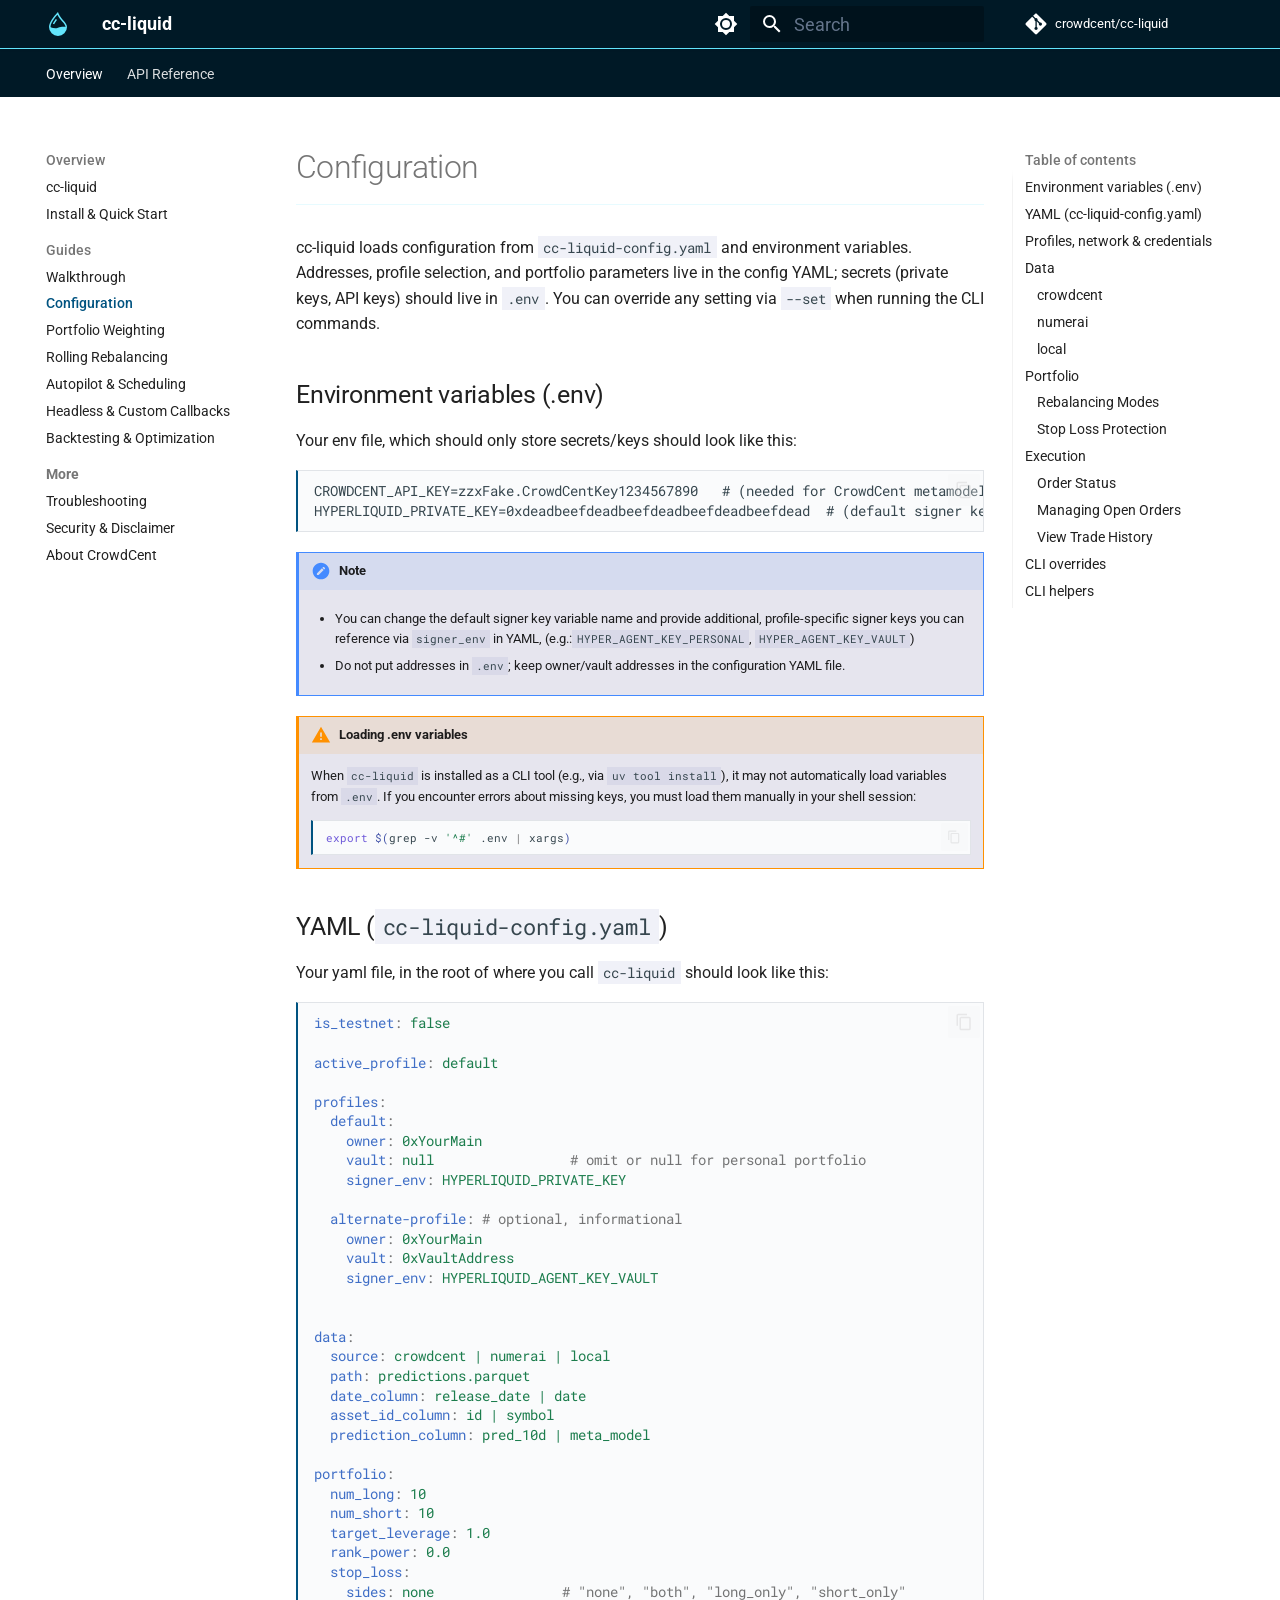
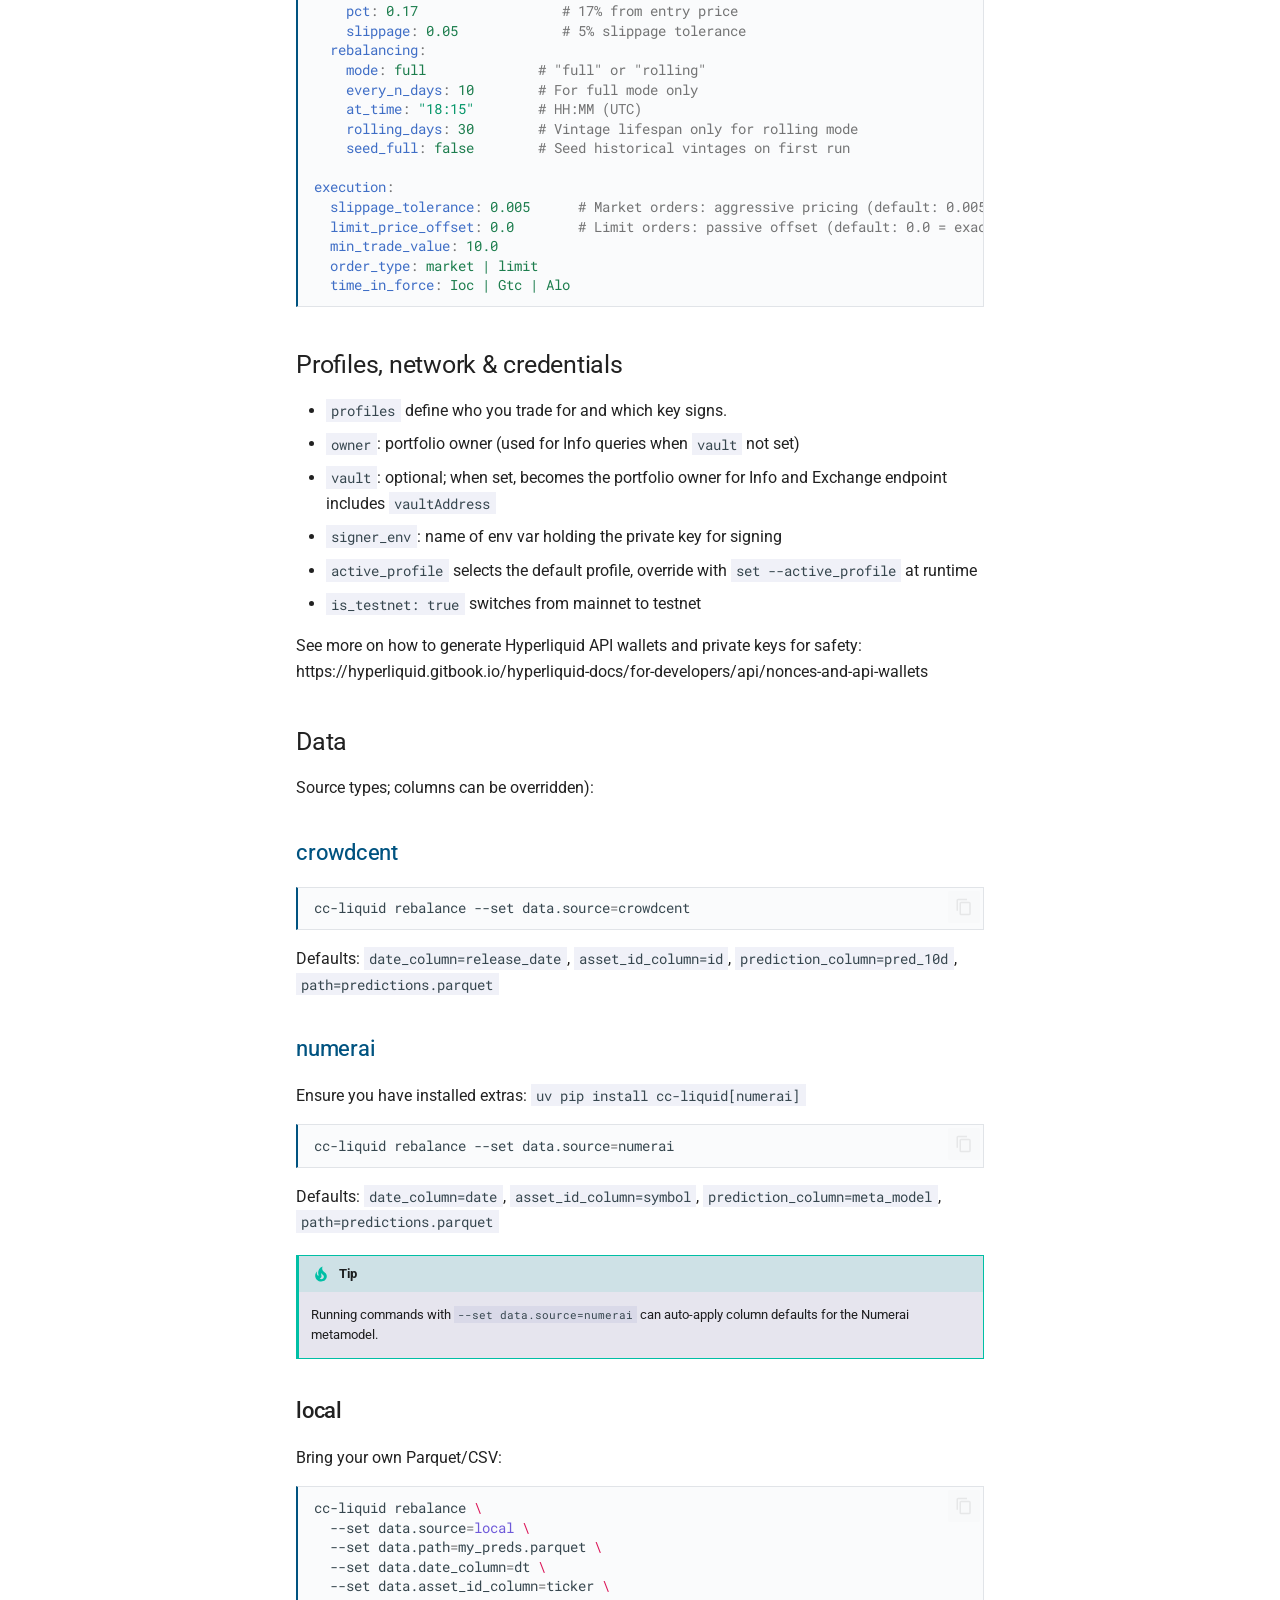
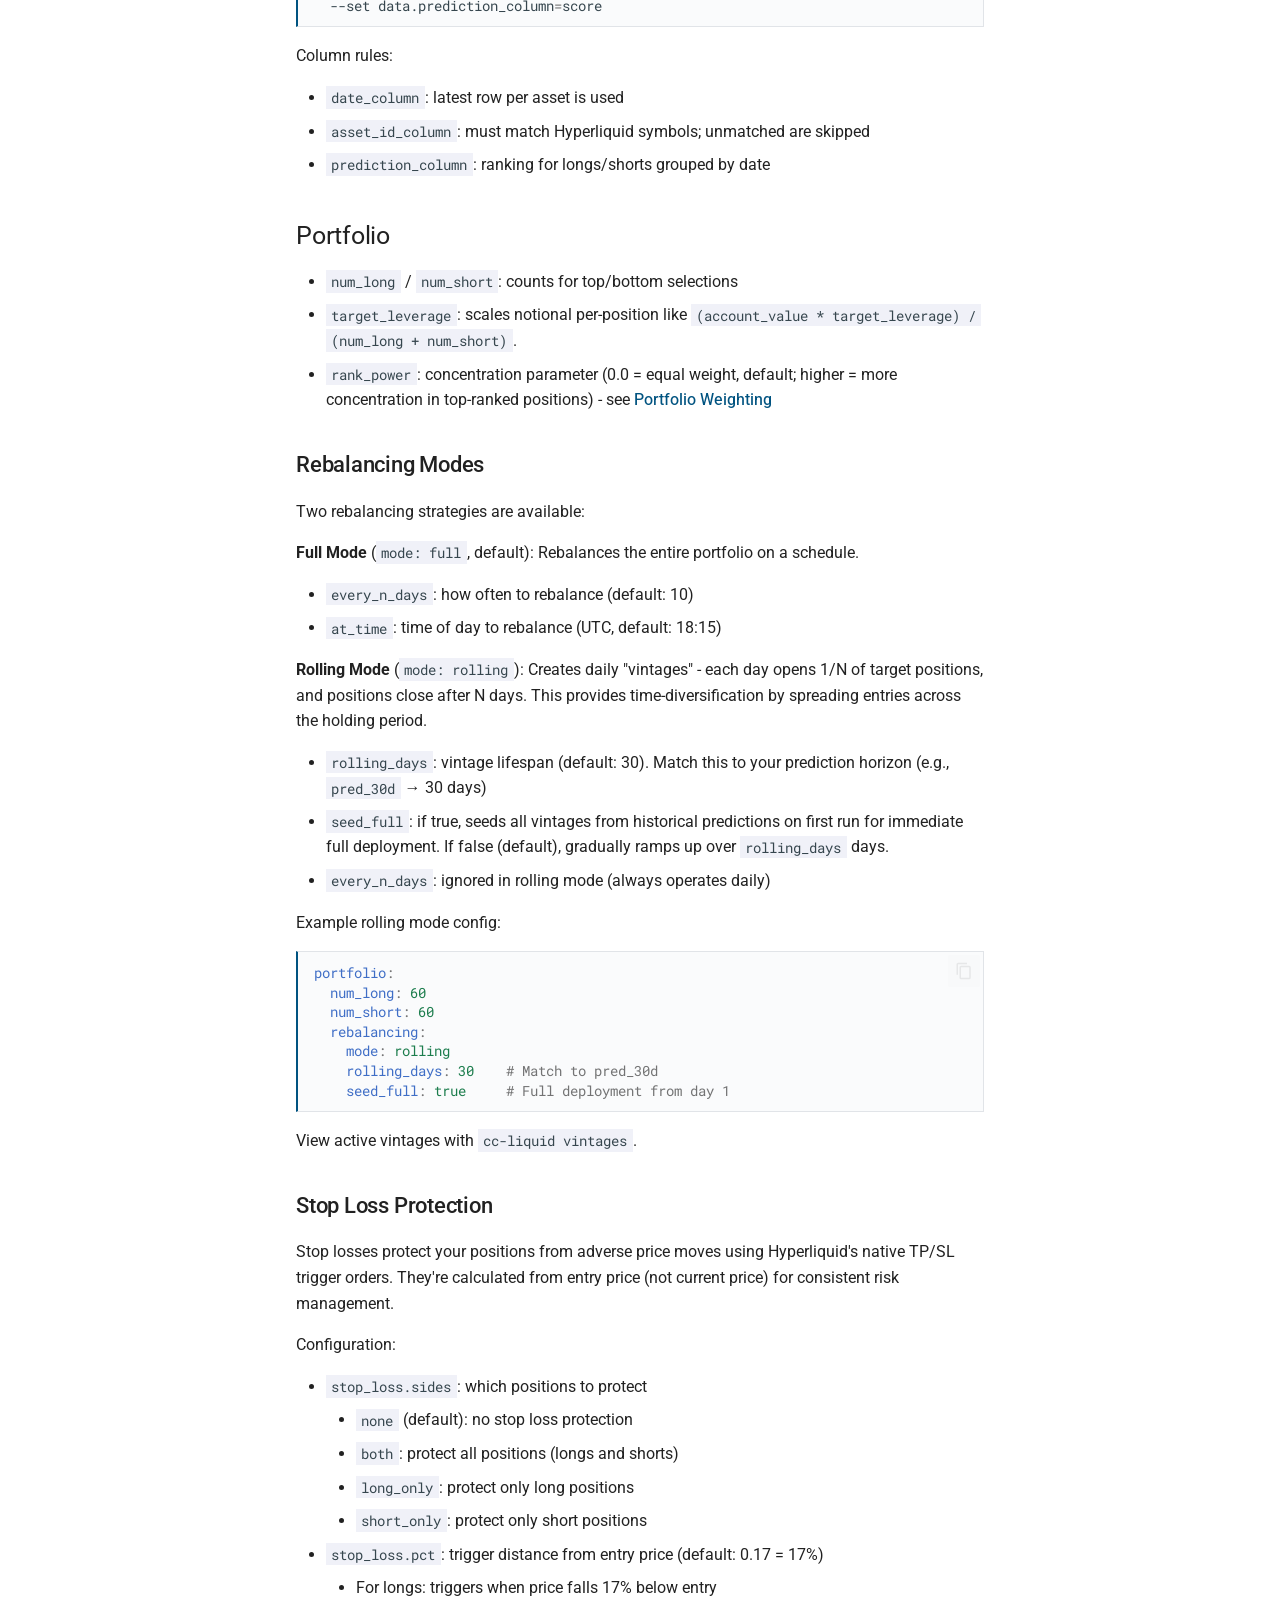
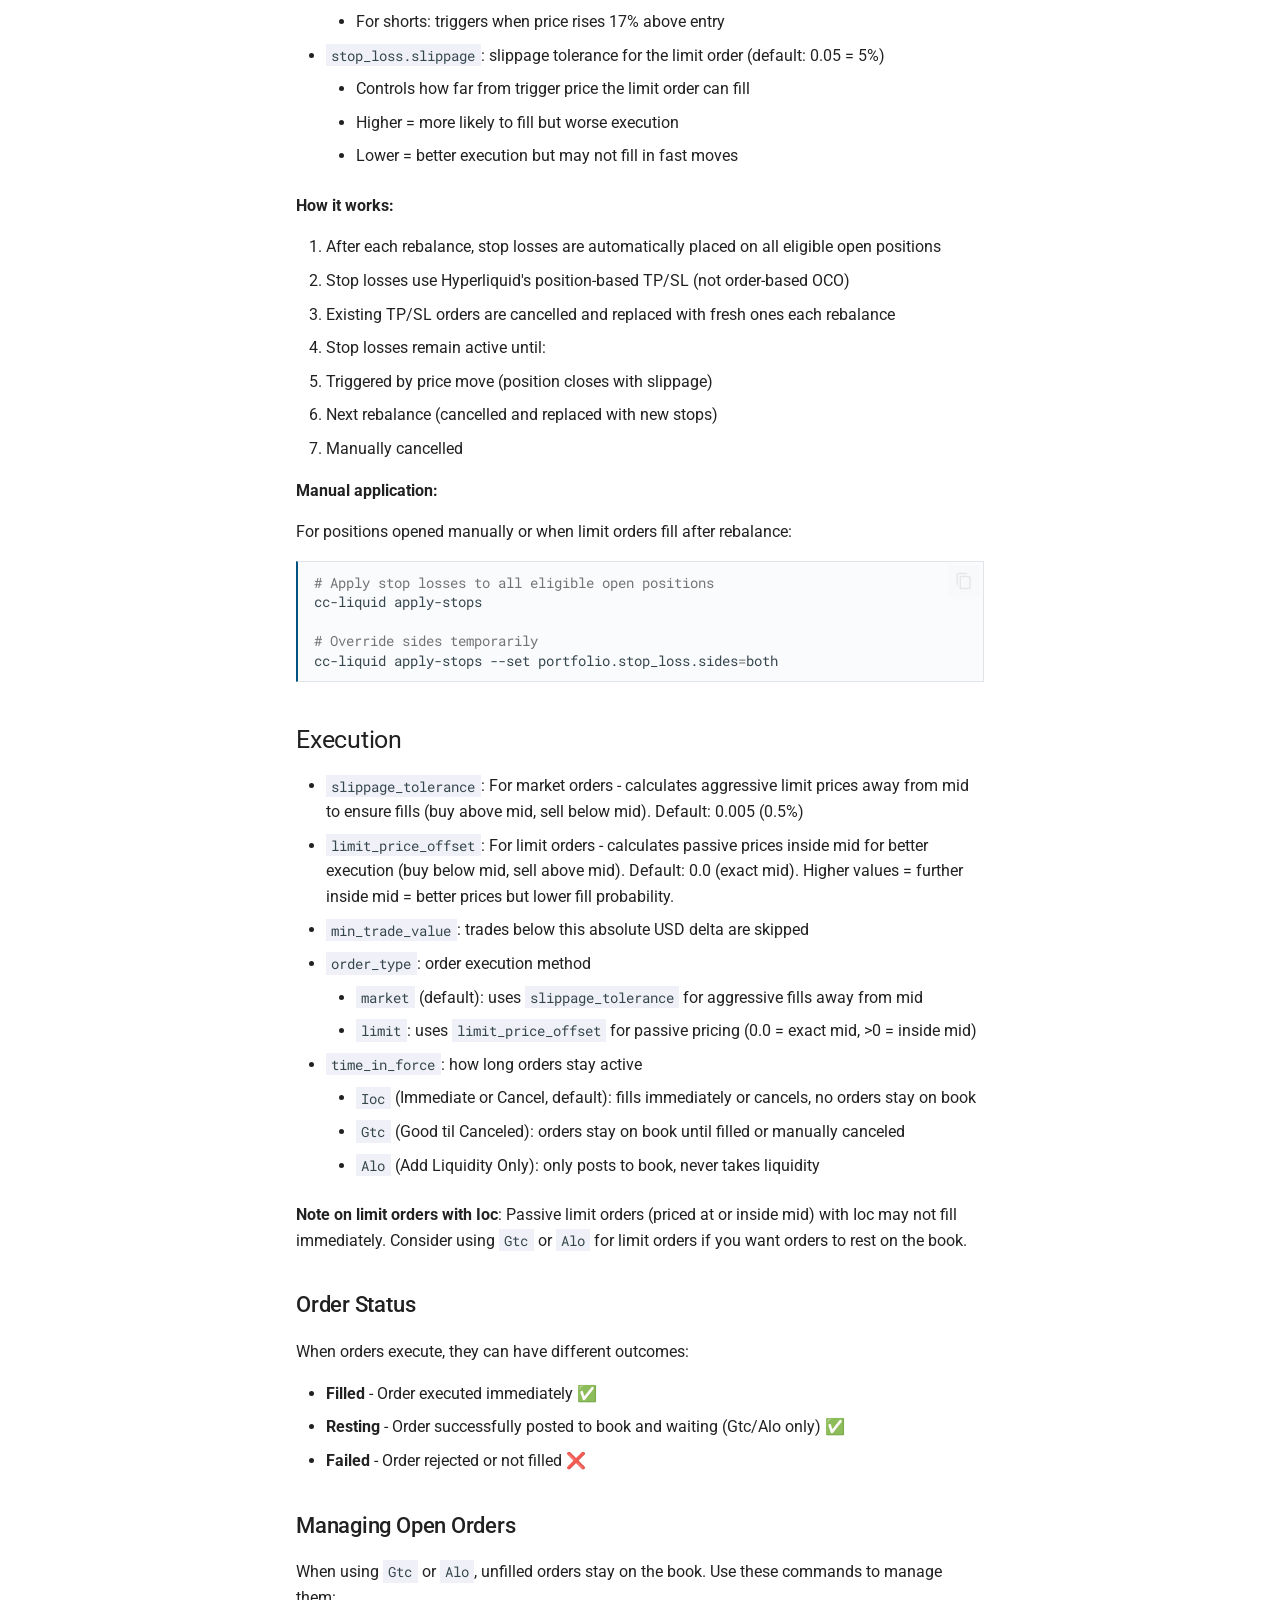
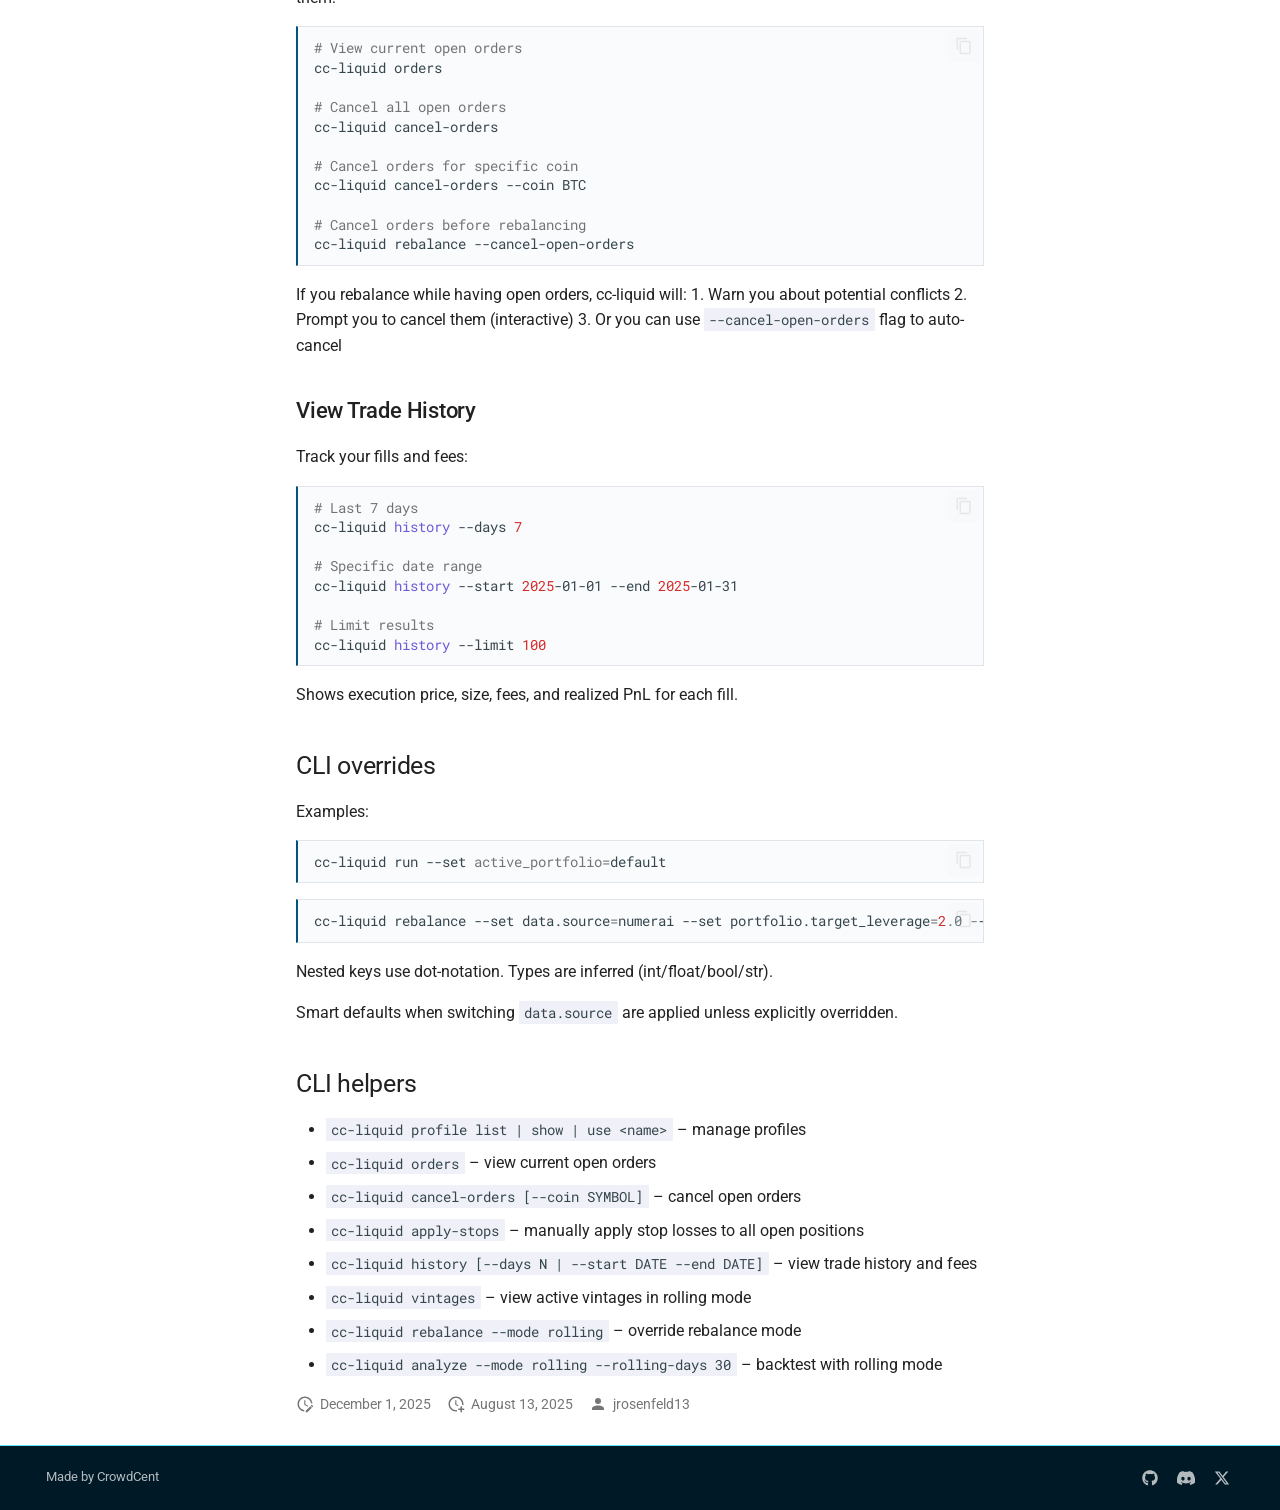
<file: configuration/index.html>
<!doctype html>
<html lang="en" class="no-js">
  <head>
    
      <meta charset="utf-8">
      <meta name="viewport" content="width=device-width,initial-scale=1">
      
        <meta name="description" content="CrowdCent Hyperliquid Trading Bot Documentation">
      
      
        <meta name="author" content="CrowdCent">
      
      
        <link rel="canonical" href="https://crowdcent.github.io/cc-liquid/configuration/">
      
      
        <link rel="prev" href="../walkthrough/">
      
      
        <link rel="next" href="../portfolio-weighting/">
      
      
        
      
      
      <link rel="icon" href="../images/favicon.svg">
      <meta name="generator" content="mkdocs-1.6.1, mkdocs-material-9.7.0">
    
    
      
        <title>Configuration - cc-liquid</title>
      
    
    
      <link rel="stylesheet" href="../assets/stylesheets/main.618322db.min.css">
      
        
        <link rel="stylesheet" href="../assets/stylesheets/palette.ab4e12ef.min.css">
      
      


    
    
      
    
    
      
        
        
        <link rel="preconnect" href="https://fonts.gstatic.com" crossorigin>
        <link rel="stylesheet" href="https://fonts.googleapis.com/css?family=Roboto:300,300i,400,400i,700,700i%7CRoboto+Mono:400,400i,700,700i&display=fallback">
        <style>:root{--md-text-font:"Roboto";--md-code-font:"Roboto Mono"}</style>
      
    
    
      <link rel="stylesheet" href="../assets/_mkdocstrings.css">
    
      <link rel="stylesheet" href="../stylesheets/extra.css">
    
    <script>__md_scope=new URL("..",location),__md_hash=e=>[...e].reduce(((e,_)=>(e<<5)-e+_.charCodeAt(0)),0),__md_get=(e,_=localStorage,t=__md_scope)=>JSON.parse(_.getItem(t.pathname+"."+e)),__md_set=(e,_,t=localStorage,a=__md_scope)=>{try{t.setItem(a.pathname+"."+e,JSON.stringify(_))}catch(e){}}</script>
    
      

    
    
  </head>
  
  
    
    
      
    
    
    
    
    <body dir="ltr" data-md-color-scheme="default" data-md-color-primary="blue-grey" data-md-color-accent="cyan">
  
    
    <input class="md-toggle" data-md-toggle="drawer" type="checkbox" id="__drawer" autocomplete="off">
    <input class="md-toggle" data-md-toggle="search" type="checkbox" id="__search" autocomplete="off">
    <label class="md-overlay" for="__drawer"></label>
    <div data-md-component="skip">
      
        
        <a href="#environment-variables-env" class="md-skip">
          Skip to content
        </a>
      
    </div>
    <div data-md-component="announce">
      
    </div>
    
    
      

<header class="md-header" data-md-component="header">
  <nav class="md-header__inner md-grid" aria-label="Header">
    <a href=".." title="cc-liquid" class="md-header__button md-logo" aria-label="cc-liquid" data-md-component="logo">
      
  
  <svg xmlns="http://www.w3.org/2000/svg" width="16" height="16" fill="currentColor" viewBox="0 0 16 16">
  <path fill-rule="evenodd" d="M7.21.8C7.69.295 8 0 8 0q.164.544.371 1.038c.812 1.946 2.073 3.35 3.197 4.6C12.878 7.096 14 8.345 14 10a6 6 0 0 1-12 0C2 6.668 5.58 2.517 7.21.8m.413 1.021A31 31 0 0 0 5.794 3.99c-.726.95-1.436 2.008-1.96 3.07C3.304 8.133 3 9.138 3 10c0 0 2.5 1.5 5 .5s5-.5 5-.5c0-1.201-.796-2.157-2.181-3.7l-.03-.032C9.75 5.11 8.5 3.72 7.623 1.82z"/>
  <path fill-rule="evenodd" d="M4.553 7.776c.82-1.641 1.717-2.753 2.093-3.13l.708.708c-.29.29-1.128 1.311-1.907 2.87z"/>
</svg>


    </a>
    <label class="md-header__button md-icon" for="__drawer">
      
      <svg xmlns="http://www.w3.org/2000/svg" viewBox="0 0 24 24"><path d="M3 6h18v2H3zm0 5h18v2H3zm0 5h18v2H3z"/></svg>
    </label>
    <div class="md-header__title" data-md-component="header-title">
      <div class="md-header__ellipsis">
        <div class="md-header__topic">
          <span class="md-ellipsis">
            cc-liquid
          </span>
        </div>
        <div class="md-header__topic" data-md-component="header-topic">
          <span class="md-ellipsis">
            
              Configuration
            
          </span>
        </div>
      </div>
    </div>
    
      
        <form class="md-header__option" data-md-component="palette">
  
    
    
    
    <input class="md-option" data-md-color-media="" data-md-color-scheme="default" data-md-color-primary="blue-grey" data-md-color-accent="cyan"  aria-label="Switch to dark mode"  type="radio" name="__palette" id="__palette_0">
    
      <label class="md-header__button md-icon" title="Switch to dark mode" for="__palette_1" hidden>
        <svg xmlns="http://www.w3.org/2000/svg" viewBox="0 0 24 24"><path d="M12 8a4 4 0 0 0-4 4 4 4 0 0 0 4 4 4 4 0 0 0 4-4 4 4 0 0 0-4-4m0 10a6 6 0 0 1-6-6 6 6 0 0 1 6-6 6 6 0 0 1 6 6 6 6 0 0 1-6 6m8-9.31V4h-4.69L12 .69 8.69 4H4v4.69L.69 12 4 15.31V20h4.69L12 23.31 15.31 20H20v-4.69L23.31 12z"/></svg>
      </label>
    
  
    
    
    
    <input class="md-option" data-md-color-media="" data-md-color-scheme="slate" data-md-color-primary="blue-grey" data-md-color-accent="cyan"  aria-label="Switch to light mode"  type="radio" name="__palette" id="__palette_1">
    
      <label class="md-header__button md-icon" title="Switch to light mode" for="__palette_0" hidden>
        <svg xmlns="http://www.w3.org/2000/svg" viewBox="0 0 24 24"><path d="M12 18c-.89 0-1.74-.2-2.5-.55C11.56 16.5 13 14.42 13 12s-1.44-4.5-3.5-5.45C10.26 6.2 11.11 6 12 6a6 6 0 0 1 6 6 6 6 0 0 1-6 6m8-9.31V4h-4.69L12 .69 8.69 4H4v4.69L.69 12 4 15.31V20h4.69L12 23.31 15.31 20H20v-4.69L23.31 12z"/></svg>
      </label>
    
  
</form>
      
    
    
      <script>var palette=__md_get("__palette");if(palette&&palette.color){if("(prefers-color-scheme)"===palette.color.media){var media=matchMedia("(prefers-color-scheme: light)"),input=document.querySelector(media.matches?"[data-md-color-media='(prefers-color-scheme: light)']":"[data-md-color-media='(prefers-color-scheme: dark)']");palette.color.media=input.getAttribute("data-md-color-media"),palette.color.scheme=input.getAttribute("data-md-color-scheme"),palette.color.primary=input.getAttribute("data-md-color-primary"),palette.color.accent=input.getAttribute("data-md-color-accent")}for(var[key,value]of Object.entries(palette.color))document.body.setAttribute("data-md-color-"+key,value)}</script>
    
    
    
      
      
        <label class="md-header__button md-icon" for="__search">
          
          <svg xmlns="http://www.w3.org/2000/svg" viewBox="0 0 24 24"><path d="M9.5 3A6.5 6.5 0 0 1 16 9.5c0 1.61-.59 3.09-1.56 4.23l.27.27h.79l5 5-1.5 1.5-5-5v-.79l-.27-.27A6.52 6.52 0 0 1 9.5 16 6.5 6.5 0 0 1 3 9.5 6.5 6.5 0 0 1 9.5 3m0 2C7 5 5 7 5 9.5S7 14 9.5 14 14 12 14 9.5 12 5 9.5 5"/></svg>
        </label>
        <div class="md-search" data-md-component="search" role="dialog">
  <label class="md-search__overlay" for="__search"></label>
  <div class="md-search__inner" role="search">
    <form class="md-search__form" name="search">
      <input type="text" class="md-search__input" name="query" aria-label="Search" placeholder="Search" autocapitalize="off" autocorrect="off" autocomplete="off" spellcheck="false" data-md-component="search-query" required>
      <label class="md-search__icon md-icon" for="__search">
        
        <svg xmlns="http://www.w3.org/2000/svg" viewBox="0 0 24 24"><path d="M9.5 3A6.5 6.5 0 0 1 16 9.5c0 1.61-.59 3.09-1.56 4.23l.27.27h.79l5 5-1.5 1.5-5-5v-.79l-.27-.27A6.52 6.52 0 0 1 9.5 16 6.5 6.5 0 0 1 3 9.5 6.5 6.5 0 0 1 9.5 3m0 2C7 5 5 7 5 9.5S7 14 9.5 14 14 12 14 9.5 12 5 9.5 5"/></svg>
        
        <svg xmlns="http://www.w3.org/2000/svg" viewBox="0 0 24 24"><path d="M20 11v2H8l5.5 5.5-1.42 1.42L4.16 12l7.92-7.92L13.5 5.5 8 11z"/></svg>
      </label>
      <nav class="md-search__options" aria-label="Search">
        
        <button type="reset" class="md-search__icon md-icon" title="Clear" aria-label="Clear" tabindex="-1">
          
          <svg xmlns="http://www.w3.org/2000/svg" viewBox="0 0 24 24"><path d="M19 6.41 17.59 5 12 10.59 6.41 5 5 6.41 10.59 12 5 17.59 6.41 19 12 13.41 17.59 19 19 17.59 13.41 12z"/></svg>
        </button>
      </nav>
      
        <div class="md-search__suggest" data-md-component="search-suggest"></div>
      
    </form>
    <div class="md-search__output">
      <div class="md-search__scrollwrap" tabindex="0" data-md-scrollfix>
        <div class="md-search-result" data-md-component="search-result">
          <div class="md-search-result__meta">
            Initializing search
          </div>
          <ol class="md-search-result__list" role="presentation"></ol>
        </div>
      </div>
    </div>
  </div>
</div>
      
    
    
      <div class="md-header__source">
        <a href="https://github.com/crowdcent/cc-liquid" title="Go to repository" class="md-source" data-md-component="source">
  <div class="md-source__icon md-icon">
    
    <svg xmlns="http://www.w3.org/2000/svg" viewBox="0 0 448 512"><!--! Font Awesome Free 7.1.0 by @fontawesome - https://fontawesome.com License - https://fontawesome.com/license/free (Icons: CC BY 4.0, Fonts: SIL OFL 1.1, Code: MIT License) Copyright 2025 Fonticons, Inc.--><path d="M439.6 236.1 244 40.5c-5.4-5.5-12.8-8.5-20.4-8.5s-15 3-20.4 8.4L162.5 81l51.5 51.5c27.1-9.1 52.7 16.8 43.4 43.7l49.7 49.7c34.2-11.8 61.2 31 35.5 56.7-26.5 26.5-70.2-2.9-56-37.3L240.3 199v121.9c25.3 12.5 22.3 41.8 9.1 55-6.4 6.4-15.2 10.1-24.3 10.1s-17.8-3.6-24.3-10.1c-17.6-17.6-11.1-46.9 11.2-56v-123c-20.8-8.5-24.6-30.7-18.6-45L142.6 101 8.5 235.1C3 240.6 0 247.9 0 255.5s3 15 8.5 20.4l195.6 195.7c5.4 5.4 12.7 8.4 20.4 8.4s15-3 20.4-8.4l194.7-194.7c5.4-5.4 8.4-12.8 8.4-20.4s-3-15-8.4-20.4"/></svg>
  </div>
  <div class="md-source__repository">
    crowdcent/cc-liquid
  </div>
</a>
      </div>
    
  </nav>
  
</header>
    
    <div class="md-container" data-md-component="container">
      
      
        
          
            
<nav class="md-tabs" aria-label="Tabs" data-md-component="tabs">
  <div class="md-grid">
    <ul class="md-tabs__list">
      
        
  
  
  
    
  
  
    
    
      <li class="md-tabs__item md-tabs__item--active">
        <a href=".." class="md-tabs__link">
          
  
  
  Overview

        </a>
      </li>
    
  

      
        
  
  
  
  
    
    
      <li class="md-tabs__item">
        <a href="../api/cli/" class="md-tabs__link">
          
  
  
  API Reference

        </a>
      </li>
    
  

      
    </ul>
  </div>
</nav>
          
        
      
      <main class="md-main" data-md-component="main">
        <div class="md-main__inner md-grid">
          
            
              
              <div class="md-sidebar md-sidebar--primary" data-md-component="sidebar" data-md-type="navigation" >
                <div class="md-sidebar__scrollwrap">
                  <div class="md-sidebar__inner">
                    


  


<nav class="md-nav md-nav--primary md-nav--lifted" aria-label="Navigation" data-md-level="0">
  <label class="md-nav__title" for="__drawer">
    <a href=".." title="cc-liquid" class="md-nav__button md-logo" aria-label="cc-liquid" data-md-component="logo">
      
  
  <svg xmlns="http://www.w3.org/2000/svg" width="16" height="16" fill="currentColor" viewBox="0 0 16 16">
  <path fill-rule="evenodd" d="M7.21.8C7.69.295 8 0 8 0q.164.544.371 1.038c.812 1.946 2.073 3.35 3.197 4.6C12.878 7.096 14 8.345 14 10a6 6 0 0 1-12 0C2 6.668 5.58 2.517 7.21.8m.413 1.021A31 31 0 0 0 5.794 3.99c-.726.95-1.436 2.008-1.96 3.07C3.304 8.133 3 9.138 3 10c0 0 2.5 1.5 5 .5s5-.5 5-.5c0-1.201-.796-2.157-2.181-3.7l-.03-.032C9.75 5.11 8.5 3.72 7.623 1.82z"/>
  <path fill-rule="evenodd" d="M4.553 7.776c.82-1.641 1.717-2.753 2.093-3.13l.708.708c-.29.29-1.128 1.311-1.907 2.87z"/>
</svg>


    </a>
    cc-liquid
  </label>
  
    <div class="md-nav__source">
      <a href="https://github.com/crowdcent/cc-liquid" title="Go to repository" class="md-source" data-md-component="source">
  <div class="md-source__icon md-icon">
    
    <svg xmlns="http://www.w3.org/2000/svg" viewBox="0 0 448 512"><!--! Font Awesome Free 7.1.0 by @fontawesome - https://fontawesome.com License - https://fontawesome.com/license/free (Icons: CC BY 4.0, Fonts: SIL OFL 1.1, Code: MIT License) Copyright 2025 Fonticons, Inc.--><path d="M439.6 236.1 244 40.5c-5.4-5.5-12.8-8.5-20.4-8.5s-15 3-20.4 8.4L162.5 81l51.5 51.5c27.1-9.1 52.7 16.8 43.4 43.7l49.7 49.7c34.2-11.8 61.2 31 35.5 56.7-26.5 26.5-70.2-2.9-56-37.3L240.3 199v121.9c25.3 12.5 22.3 41.8 9.1 55-6.4 6.4-15.2 10.1-24.3 10.1s-17.8-3.6-24.3-10.1c-17.6-17.6-11.1-46.9 11.2-56v-123c-20.8-8.5-24.6-30.7-18.6-45L142.6 101 8.5 235.1C3 240.6 0 247.9 0 255.5s3 15 8.5 20.4l195.6 195.7c5.4 5.4 12.7 8.4 20.4 8.4s15-3 20.4-8.4l194.7-194.7c5.4-5.4 8.4-12.8 8.4-20.4s-3-15-8.4-20.4"/></svg>
  </div>
  <div class="md-source__repository">
    crowdcent/cc-liquid
  </div>
</a>
    </div>
  
  <ul class="md-nav__list" data-md-scrollfix>
    
      
      
  
  
    
  
  
  
    
    
    
    
      
        
        
      
      
        
      
    
    
    <li class="md-nav__item md-nav__item--active md-nav__item--section md-nav__item--nested">
      
        
        
        <input class="md-nav__toggle md-toggle " type="checkbox" id="__nav_1" checked>
        
          
          <label class="md-nav__link" for="__nav_1" id="__nav_1_label" tabindex="">
            
  
  
  <span class="md-ellipsis">
    
  
    Overview
  

    
  </span>
  
  

            <span class="md-nav__icon md-icon"></span>
          </label>
        
        <nav class="md-nav" data-md-level="1" aria-labelledby="__nav_1_label" aria-expanded="true">
          <label class="md-nav__title" for="__nav_1">
            <span class="md-nav__icon md-icon"></span>
            
  
    Overview
  

          </label>
          <ul class="md-nav__list" data-md-scrollfix>
            
              
                
  
  
  
  
    <li class="md-nav__item">
      <a href=".." class="md-nav__link">
        
  
  
  <span class="md-ellipsis">
    
  
    cc-liquid
  

    
  </span>
  
  

      </a>
    </li>
  

              
            
              
                
  
  
  
  
    <li class="md-nav__item">
      <a href="../install-quickstart/" class="md-nav__link">
        
  
  
  <span class="md-ellipsis">
    
  
    Install & Quick Start
  

    
  </span>
  
  

      </a>
    </li>
  

              
            
              
                
  
  
    
  
  
  
    
    
    
    
      
      
        
          
          
        
      
    
    
    <li class="md-nav__item md-nav__item--active md-nav__item--section md-nav__item--nested">
      
        
        
        <input class="md-nav__toggle md-toggle " type="checkbox" id="__nav_1_3" checked>
        
          
          <label class="md-nav__link" for="__nav_1_3" id="__nav_1_3_label" tabindex="">
            
  
  
  <span class="md-ellipsis">
    
  
    Guides
  

    
  </span>
  
  

            <span class="md-nav__icon md-icon"></span>
          </label>
        
        <nav class="md-nav" data-md-level="2" aria-labelledby="__nav_1_3_label" aria-expanded="true">
          <label class="md-nav__title" for="__nav_1_3">
            <span class="md-nav__icon md-icon"></span>
            
  
    Guides
  

          </label>
          <ul class="md-nav__list" data-md-scrollfix>
            
              
                
  
  
  
  
    <li class="md-nav__item">
      <a href="../walkthrough/" class="md-nav__link">
        
  
  
  <span class="md-ellipsis">
    
  
    Walkthrough
  

    
  </span>
  
  

      </a>
    </li>
  

              
            
              
                
  
  
    
  
  
  
    <li class="md-nav__item md-nav__item--active">
      
      <input class="md-nav__toggle md-toggle" type="checkbox" id="__toc">
      
      
      
        <label class="md-nav__link md-nav__link--active" for="__toc">
          
  
  
  <span class="md-ellipsis">
    
  
    Configuration
  

    
  </span>
  
  

          <span class="md-nav__icon md-icon"></span>
        </label>
      
      <a href="./" class="md-nav__link md-nav__link--active">
        
  
  
  <span class="md-ellipsis">
    
  
    Configuration
  

    
  </span>
  
  

      </a>
      
        

<nav class="md-nav md-nav--secondary" aria-label="Table of contents">
  
  
  
  
    <label class="md-nav__title" for="__toc">
      <span class="md-nav__icon md-icon"></span>
      Table of contents
    </label>
    <ul class="md-nav__list" data-md-component="toc" data-md-scrollfix>
      
        <li class="md-nav__item">
  <a href="#environment-variables-env" class="md-nav__link">
    <span class="md-ellipsis">
      
        Environment variables (.env)
      
    </span>
  </a>
  
</li>
      
        <li class="md-nav__item">
  <a href="#yaml-cc-liquid-configyaml" class="md-nav__link">
    <span class="md-ellipsis">
      
        YAML (cc-liquid-config.yaml)
      
    </span>
  </a>
  
</li>
      
        <li class="md-nav__item">
  <a href="#profiles-network-credentials" class="md-nav__link">
    <span class="md-ellipsis">
      
        Profiles, network &amp; credentials
      
    </span>
  </a>
  
</li>
      
        <li class="md-nav__item">
  <a href="#data" class="md-nav__link">
    <span class="md-ellipsis">
      
        Data
      
    </span>
  </a>
  
    <nav class="md-nav" aria-label="Data">
      <ul class="md-nav__list">
        
          <li class="md-nav__item">
  <a href="#crowdcent" class="md-nav__link">
    <span class="md-ellipsis">
      
        crowdcent
      
    </span>
  </a>
  
</li>
        
          <li class="md-nav__item">
  <a href="#numerai" class="md-nav__link">
    <span class="md-ellipsis">
      
        numerai
      
    </span>
  </a>
  
</li>
        
          <li class="md-nav__item">
  <a href="#local" class="md-nav__link">
    <span class="md-ellipsis">
      
        local
      
    </span>
  </a>
  
</li>
        
      </ul>
    </nav>
  
</li>
      
        <li class="md-nav__item">
  <a href="#portfolio" class="md-nav__link">
    <span class="md-ellipsis">
      
        Portfolio
      
    </span>
  </a>
  
    <nav class="md-nav" aria-label="Portfolio">
      <ul class="md-nav__list">
        
          <li class="md-nav__item">
  <a href="#rebalancing-modes" class="md-nav__link">
    <span class="md-ellipsis">
      
        Rebalancing Modes
      
    </span>
  </a>
  
</li>
        
          <li class="md-nav__item">
  <a href="#stop-loss-protection" class="md-nav__link">
    <span class="md-ellipsis">
      
        Stop Loss Protection
      
    </span>
  </a>
  
</li>
        
      </ul>
    </nav>
  
</li>
      
        <li class="md-nav__item">
  <a href="#execution" class="md-nav__link">
    <span class="md-ellipsis">
      
        Execution
      
    </span>
  </a>
  
    <nav class="md-nav" aria-label="Execution">
      <ul class="md-nav__list">
        
          <li class="md-nav__item">
  <a href="#order-status" class="md-nav__link">
    <span class="md-ellipsis">
      
        Order Status
      
    </span>
  </a>
  
</li>
        
          <li class="md-nav__item">
  <a href="#managing-open-orders" class="md-nav__link">
    <span class="md-ellipsis">
      
        Managing Open Orders
      
    </span>
  </a>
  
</li>
        
          <li class="md-nav__item">
  <a href="#view-trade-history" class="md-nav__link">
    <span class="md-ellipsis">
      
        View Trade History
      
    </span>
  </a>
  
</li>
        
      </ul>
    </nav>
  
</li>
      
        <li class="md-nav__item">
  <a href="#cli-overrides" class="md-nav__link">
    <span class="md-ellipsis">
      
        CLI overrides
      
    </span>
  </a>
  
</li>
      
        <li class="md-nav__item">
  <a href="#cli-helpers" class="md-nav__link">
    <span class="md-ellipsis">
      
        CLI helpers
      
    </span>
  </a>
  
</li>
      
    </ul>
  
</nav>
      
    </li>
  

              
            
              
                
  
  
  
  
    <li class="md-nav__item">
      <a href="../portfolio-weighting/" class="md-nav__link">
        
  
  
  <span class="md-ellipsis">
    
  
    Portfolio Weighting
  

    
  </span>
  
  

      </a>
    </li>
  

              
            
              
                
  
  
  
  
    <li class="md-nav__item">
      <a href="../rolling-rebalancing/" class="md-nav__link">
        
  
  
  <span class="md-ellipsis">
    
  
    Rolling Rebalancing
  

    
  </span>
  
  

      </a>
    </li>
  

              
            
              
                
  
  
  
  
    <li class="md-nav__item">
      <a href="../autopilot/" class="md-nav__link">
        
  
  
  <span class="md-ellipsis">
    
  
    Autopilot & Scheduling
  

    
  </span>
  
  

      </a>
    </li>
  

              
            
              
                
  
  
  
  
    <li class="md-nav__item">
      <a href="../headless/" class="md-nav__link">
        
  
  
  <span class="md-ellipsis">
    
  
    Headless & Custom Callbacks
  

    
  </span>
  
  

      </a>
    </li>
  

              
            
              
                
  
  
  
  
    <li class="md-nav__item">
      <a href="../backtesting/" class="md-nav__link">
        
  
  
  <span class="md-ellipsis">
    
  
    Backtesting & Optimization
  

    
  </span>
  
  

      </a>
    </li>
  

              
            
          </ul>
        </nav>
      
    </li>
  

              
            
              
                
  
  
  
  
    
    
    
    
      
      
        
          
          
        
      
    
    
    <li class="md-nav__item md-nav__item--section md-nav__item--nested">
      
        
        
          
        
        <input class="md-nav__toggle md-toggle md-toggle--indeterminate" type="checkbox" id="__nav_1_4" >
        
          
          <label class="md-nav__link" for="__nav_1_4" id="__nav_1_4_label" tabindex="">
            
  
  
  <span class="md-ellipsis">
    
  
    More
  

    
  </span>
  
  

            <span class="md-nav__icon md-icon"></span>
          </label>
        
        <nav class="md-nav" data-md-level="2" aria-labelledby="__nav_1_4_label" aria-expanded="false">
          <label class="md-nav__title" for="__nav_1_4">
            <span class="md-nav__icon md-icon"></span>
            
  
    More
  

          </label>
          <ul class="md-nav__list" data-md-scrollfix>
            
              
                
  
  
  
  
    <li class="md-nav__item">
      <a href="../troubleshooting/" class="md-nav__link">
        
  
  
  <span class="md-ellipsis">
    
  
    Troubleshooting
  

    
  </span>
  
  

      </a>
    </li>
  

              
            
              
                
  
  
  
  
    <li class="md-nav__item">
      <a href="../security/" class="md-nav__link">
        
  
  
  <span class="md-ellipsis">
    
  
    Security & Disclaimer
  

    
  </span>
  
  

      </a>
    </li>
  

              
            
              
                
  
  
  
  
    <li class="md-nav__item">
      <a href="https://crowdcent.com/about/" class="md-nav__link">
        
  
  
  <span class="md-ellipsis">
    
  
    About CrowdCent
  

    
  </span>
  
  

      </a>
    </li>
  

              
            
          </ul>
        </nav>
      
    </li>
  

              
            
          </ul>
        </nav>
      
    </li>
  

    
      
      
  
  
  
  
    
    
    
    
      
      
        
      
    
    
    <li class="md-nav__item md-nav__item--nested">
      
        
        
          
        
        <input class="md-nav__toggle md-toggle md-toggle--indeterminate" type="checkbox" id="__nav_2" >
        
          
          <label class="md-nav__link" for="__nav_2" id="__nav_2_label" tabindex="0">
            
  
  
  <span class="md-ellipsis">
    
  
    API Reference
  

    
  </span>
  
  

            <span class="md-nav__icon md-icon"></span>
          </label>
        
        <nav class="md-nav" data-md-level="1" aria-labelledby="__nav_2_label" aria-expanded="false">
          <label class="md-nav__title" for="__nav_2">
            <span class="md-nav__icon md-icon"></span>
            
  
    API Reference
  

          </label>
          <ul class="md-nav__list" data-md-scrollfix>
            
              
                
  
  
  
  
    <li class="md-nav__item">
      <a href="../api/cli/" class="md-nav__link">
        
  
  
  <span class="md-ellipsis">
    
  
    CLI
  

    
  </span>
  
  

      </a>
    </li>
  

              
            
              
                
  
  
  
  
    <li class="md-nav__item">
      <a href="../api/python/" class="md-nav__link">
        
  
  
  <span class="md-ellipsis">
    
  
    Python API
  

    
  </span>
  
  

      </a>
    </li>
  

              
            
          </ul>
        </nav>
      
    </li>
  

    
  </ul>
</nav>
                  </div>
                </div>
              </div>
            
            
              
              <div class="md-sidebar md-sidebar--secondary" data-md-component="sidebar" data-md-type="toc" >
                <div class="md-sidebar__scrollwrap">
                  <div class="md-sidebar__inner">
                    

<nav class="md-nav md-nav--secondary" aria-label="Table of contents">
  
  
  
  
    <label class="md-nav__title" for="__toc">
      <span class="md-nav__icon md-icon"></span>
      Table of contents
    </label>
    <ul class="md-nav__list" data-md-component="toc" data-md-scrollfix>
      
        <li class="md-nav__item">
  <a href="#environment-variables-env" class="md-nav__link">
    <span class="md-ellipsis">
      
        Environment variables (.env)
      
    </span>
  </a>
  
</li>
      
        <li class="md-nav__item">
  <a href="#yaml-cc-liquid-configyaml" class="md-nav__link">
    <span class="md-ellipsis">
      
        YAML (cc-liquid-config.yaml)
      
    </span>
  </a>
  
</li>
      
        <li class="md-nav__item">
  <a href="#profiles-network-credentials" class="md-nav__link">
    <span class="md-ellipsis">
      
        Profiles, network &amp; credentials
      
    </span>
  </a>
  
</li>
      
        <li class="md-nav__item">
  <a href="#data" class="md-nav__link">
    <span class="md-ellipsis">
      
        Data
      
    </span>
  </a>
  
    <nav class="md-nav" aria-label="Data">
      <ul class="md-nav__list">
        
          <li class="md-nav__item">
  <a href="#crowdcent" class="md-nav__link">
    <span class="md-ellipsis">
      
        crowdcent
      
    </span>
  </a>
  
</li>
        
          <li class="md-nav__item">
  <a href="#numerai" class="md-nav__link">
    <span class="md-ellipsis">
      
        numerai
      
    </span>
  </a>
  
</li>
        
          <li class="md-nav__item">
  <a href="#local" class="md-nav__link">
    <span class="md-ellipsis">
      
        local
      
    </span>
  </a>
  
</li>
        
      </ul>
    </nav>
  
</li>
      
        <li class="md-nav__item">
  <a href="#portfolio" class="md-nav__link">
    <span class="md-ellipsis">
      
        Portfolio
      
    </span>
  </a>
  
    <nav class="md-nav" aria-label="Portfolio">
      <ul class="md-nav__list">
        
          <li class="md-nav__item">
  <a href="#rebalancing-modes" class="md-nav__link">
    <span class="md-ellipsis">
      
        Rebalancing Modes
      
    </span>
  </a>
  
</li>
        
          <li class="md-nav__item">
  <a href="#stop-loss-protection" class="md-nav__link">
    <span class="md-ellipsis">
      
        Stop Loss Protection
      
    </span>
  </a>
  
</li>
        
      </ul>
    </nav>
  
</li>
      
        <li class="md-nav__item">
  <a href="#execution" class="md-nav__link">
    <span class="md-ellipsis">
      
        Execution
      
    </span>
  </a>
  
    <nav class="md-nav" aria-label="Execution">
      <ul class="md-nav__list">
        
          <li class="md-nav__item">
  <a href="#order-status" class="md-nav__link">
    <span class="md-ellipsis">
      
        Order Status
      
    </span>
  </a>
  
</li>
        
          <li class="md-nav__item">
  <a href="#managing-open-orders" class="md-nav__link">
    <span class="md-ellipsis">
      
        Managing Open Orders
      
    </span>
  </a>
  
</li>
        
          <li class="md-nav__item">
  <a href="#view-trade-history" class="md-nav__link">
    <span class="md-ellipsis">
      
        View Trade History
      
    </span>
  </a>
  
</li>
        
      </ul>
    </nav>
  
</li>
      
        <li class="md-nav__item">
  <a href="#cli-overrides" class="md-nav__link">
    <span class="md-ellipsis">
      
        CLI overrides
      
    </span>
  </a>
  
</li>
      
        <li class="md-nav__item">
  <a href="#cli-helpers" class="md-nav__link">
    <span class="md-ellipsis">
      
        CLI helpers
      
    </span>
  </a>
  
</li>
      
    </ul>
  
</nav>
                  </div>
                </div>
              </div>
            
          
          
            <div class="md-content" data-md-component="content">
              
              <article class="md-content__inner md-typeset">
                
                  


  
  


  <h1>Configuration</h1>

<p>cc-liquid loads configuration from <code>cc-liquid-config.yaml</code> and environment variables. Addresses, profile selection, and portfolio parameters live in the config YAML; secrets (private keys, API keys) should live in <code>.env</code>. You can override any setting via <code>--set</code> when running the CLI commands.</p>
<h2 id="environment-variables-env">Environment variables (.env)</h2>
<p>Your env file, which should only store secrets/keys should look like this:</p>
<div class="highlight"><pre><span></span><code><a id="__codelineno-0-1" name="__codelineno-0-1" href="#__codelineno-0-1"></a>CROWDCENT_API_KEY=zzxFake.CrowdCentKey1234567890   # (needed for CrowdCent metamodel source)
<a id="__codelineno-0-2" name="__codelineno-0-2" href="#__codelineno-0-2"></a>HYPERLIQUID_PRIVATE_KEY=0xdeadbeefdeadbeefdeadbeefdeadbeefdead  # (default signer key variable name)
</code></pre></div>
<div class="admonition note">
<p class="admonition-title">Note</p>
<ul>
<li>
<p>You can change the default signer key variable name and provide additional, profile-specific signer keys you can reference via <code>signer_env</code> in YAML, (e.g.:<code>HYPER_AGENT_KEY_PERSONAL</code>, <code>HYPER_AGENT_KEY_VAULT</code>)</p>
</li>
<li>
<p>Do not put addresses in <code>.env</code>; keep owner/vault addresses in the configuration YAML file.</p>
</li>
</ul>
</div>
<div class="admonition warning">
<p class="admonition-title">Loading .env variables</p>
<p>When <code>cc-liquid</code> is installed as a CLI tool (e.g., via <code>uv tool install</code>), it may not automatically load variables from <code>.env</code>. If you encounter errors about missing keys, you must load them manually in your shell session:
<div class="highlight"><pre><span></span><code><a id="__codelineno-1-1" name="__codelineno-1-1" href="#__codelineno-1-1"></a><span class="nb">export</span><span class="w"> </span><span class="k">$(</span>grep<span class="w"> </span>-v<span class="w"> </span><span class="s1">&#39;^#&#39;</span><span class="w"> </span>.env<span class="w"> </span><span class="p">|</span><span class="w"> </span>xargs<span class="k">)</span>
</code></pre></div></p>
</div>
<h2 id="yaml-cc-liquid-configyaml">YAML (<code>cc-liquid-config.yaml</code>)</h2>
<p>Your yaml file, in the root of where you call <code>cc-liquid</code> should look like this:
<div class="highlight"><pre><span></span><code><a id="__codelineno-2-1" name="__codelineno-2-1" href="#__codelineno-2-1"></a><span class="nt">is_testnet</span><span class="p">:</span><span class="w"> </span><span class="l l-Scalar l-Scalar-Plain">false</span>
<a id="__codelineno-2-2" name="__codelineno-2-2" href="#__codelineno-2-2"></a>
<a id="__codelineno-2-3" name="__codelineno-2-3" href="#__codelineno-2-3"></a><span class="nt">active_profile</span><span class="p">:</span><span class="w"> </span><span class="l l-Scalar l-Scalar-Plain">default</span>
<a id="__codelineno-2-4" name="__codelineno-2-4" href="#__codelineno-2-4"></a>
<a id="__codelineno-2-5" name="__codelineno-2-5" href="#__codelineno-2-5"></a><span class="nt">profiles</span><span class="p">:</span>
<a id="__codelineno-2-6" name="__codelineno-2-6" href="#__codelineno-2-6"></a><span class="w">  </span><span class="nt">default</span><span class="p">:</span>
<a id="__codelineno-2-7" name="__codelineno-2-7" href="#__codelineno-2-7"></a><span class="w">    </span><span class="nt">owner</span><span class="p">:</span><span class="w"> </span><span class="l l-Scalar l-Scalar-Plain">0xYourMain</span>
<a id="__codelineno-2-8" name="__codelineno-2-8" href="#__codelineno-2-8"></a><span class="w">    </span><span class="nt">vault</span><span class="p">:</span><span class="w"> </span><span class="l l-Scalar l-Scalar-Plain">null</span><span class="w">                 </span><span class="c1"># omit or null for personal portfolio</span>
<a id="__codelineno-2-9" name="__codelineno-2-9" href="#__codelineno-2-9"></a><span class="w">    </span><span class="nt">signer_env</span><span class="p">:</span><span class="w"> </span><span class="l l-Scalar l-Scalar-Plain">HYPERLIQUID_PRIVATE_KEY</span>
<a id="__codelineno-2-10" name="__codelineno-2-10" href="#__codelineno-2-10"></a>
<a id="__codelineno-2-11" name="__codelineno-2-11" href="#__codelineno-2-11"></a><span class="w">  </span><span class="nt">alternate-profile</span><span class="p">:</span><span class="w"> </span><span class="c1"># optional, informational</span>
<a id="__codelineno-2-12" name="__codelineno-2-12" href="#__codelineno-2-12"></a><span class="w">    </span><span class="nt">owner</span><span class="p">:</span><span class="w"> </span><span class="l l-Scalar l-Scalar-Plain">0xYourMain</span><span class="w">           </span>
<a id="__codelineno-2-13" name="__codelineno-2-13" href="#__codelineno-2-13"></a><span class="w">    </span><span class="nt">vault</span><span class="p">:</span><span class="w"> </span><span class="l l-Scalar l-Scalar-Plain">0xVaultAddress</span>
<a id="__codelineno-2-14" name="__codelineno-2-14" href="#__codelineno-2-14"></a><span class="w">    </span><span class="nt">signer_env</span><span class="p">:</span><span class="w"> </span><span class="l l-Scalar l-Scalar-Plain">HYPERLIQUID_AGENT_KEY_VAULT</span>
<a id="__codelineno-2-15" name="__codelineno-2-15" href="#__codelineno-2-15"></a>
<a id="__codelineno-2-16" name="__codelineno-2-16" href="#__codelineno-2-16"></a>
<a id="__codelineno-2-17" name="__codelineno-2-17" href="#__codelineno-2-17"></a><span class="nt">data</span><span class="p">:</span>
<a id="__codelineno-2-18" name="__codelineno-2-18" href="#__codelineno-2-18"></a><span class="w">  </span><span class="nt">source</span><span class="p">:</span><span class="w"> </span><span class="l l-Scalar l-Scalar-Plain">crowdcent | numerai | local</span>
<a id="__codelineno-2-19" name="__codelineno-2-19" href="#__codelineno-2-19"></a><span class="w">  </span><span class="nt">path</span><span class="p">:</span><span class="w"> </span><span class="l l-Scalar l-Scalar-Plain">predictions.parquet</span>
<a id="__codelineno-2-20" name="__codelineno-2-20" href="#__codelineno-2-20"></a><span class="w">  </span><span class="nt">date_column</span><span class="p">:</span><span class="w"> </span><span class="l l-Scalar l-Scalar-Plain">release_date | date</span>
<a id="__codelineno-2-21" name="__codelineno-2-21" href="#__codelineno-2-21"></a><span class="w">  </span><span class="nt">asset_id_column</span><span class="p">:</span><span class="w"> </span><span class="l l-Scalar l-Scalar-Plain">id | symbol</span>
<a id="__codelineno-2-22" name="__codelineno-2-22" href="#__codelineno-2-22"></a><span class="w">  </span><span class="nt">prediction_column</span><span class="p">:</span><span class="w"> </span><span class="l l-Scalar l-Scalar-Plain">pred_10d | meta_model</span>
<a id="__codelineno-2-23" name="__codelineno-2-23" href="#__codelineno-2-23"></a>
<a id="__codelineno-2-24" name="__codelineno-2-24" href="#__codelineno-2-24"></a><span class="nt">portfolio</span><span class="p">:</span>
<a id="__codelineno-2-25" name="__codelineno-2-25" href="#__codelineno-2-25"></a><span class="w">  </span><span class="nt">num_long</span><span class="p">:</span><span class="w"> </span><span class="l l-Scalar l-Scalar-Plain">10</span>
<a id="__codelineno-2-26" name="__codelineno-2-26" href="#__codelineno-2-26"></a><span class="w">  </span><span class="nt">num_short</span><span class="p">:</span><span class="w"> </span><span class="l l-Scalar l-Scalar-Plain">10</span>
<a id="__codelineno-2-27" name="__codelineno-2-27" href="#__codelineno-2-27"></a><span class="w">  </span><span class="nt">target_leverage</span><span class="p">:</span><span class="w"> </span><span class="l l-Scalar l-Scalar-Plain">1.0</span>
<a id="__codelineno-2-28" name="__codelineno-2-28" href="#__codelineno-2-28"></a><span class="w">  </span><span class="nt">rank_power</span><span class="p">:</span><span class="w"> </span><span class="l l-Scalar l-Scalar-Plain">0.0</span>
<a id="__codelineno-2-29" name="__codelineno-2-29" href="#__codelineno-2-29"></a><span class="w">  </span><span class="nt">stop_loss</span><span class="p">:</span>
<a id="__codelineno-2-30" name="__codelineno-2-30" href="#__codelineno-2-30"></a><span class="w">    </span><span class="nt">sides</span><span class="p">:</span><span class="w"> </span><span class="l l-Scalar l-Scalar-Plain">none</span><span class="w">                </span><span class="c1"># &quot;none&quot;, &quot;both&quot;, &quot;long_only&quot;, &quot;short_only&quot;</span>
<a id="__codelineno-2-31" name="__codelineno-2-31" href="#__codelineno-2-31"></a><span class="w">    </span><span class="nt">pct</span><span class="p">:</span><span class="w"> </span><span class="l l-Scalar l-Scalar-Plain">0.17</span><span class="w">                  </span><span class="c1"># 17% from entry price</span>
<a id="__codelineno-2-32" name="__codelineno-2-32" href="#__codelineno-2-32"></a><span class="w">    </span><span class="nt">slippage</span><span class="p">:</span><span class="w"> </span><span class="l l-Scalar l-Scalar-Plain">0.05</span><span class="w">             </span><span class="c1"># 5% slippage tolerance</span>
<a id="__codelineno-2-33" name="__codelineno-2-33" href="#__codelineno-2-33"></a><span class="w">  </span><span class="nt">rebalancing</span><span class="p">:</span>
<a id="__codelineno-2-34" name="__codelineno-2-34" href="#__codelineno-2-34"></a><span class="w">    </span><span class="nt">mode</span><span class="p">:</span><span class="w"> </span><span class="l l-Scalar l-Scalar-Plain">full</span><span class="w">              </span><span class="c1"># &quot;full&quot; or &quot;rolling&quot;</span>
<a id="__codelineno-2-35" name="__codelineno-2-35" href="#__codelineno-2-35"></a><span class="w">    </span><span class="nt">every_n_days</span><span class="p">:</span><span class="w"> </span><span class="l l-Scalar l-Scalar-Plain">10</span><span class="w">        </span><span class="c1"># For full mode only</span>
<a id="__codelineno-2-36" name="__codelineno-2-36" href="#__codelineno-2-36"></a><span class="w">    </span><span class="nt">at_time</span><span class="p">:</span><span class="w"> </span><span class="s">&quot;18:15&quot;</span><span class="w">        </span><span class="c1"># HH:MM (UTC)</span>
<a id="__codelineno-2-37" name="__codelineno-2-37" href="#__codelineno-2-37"></a><span class="w">    </span><span class="nt">rolling_days</span><span class="p">:</span><span class="w"> </span><span class="l l-Scalar l-Scalar-Plain">30</span><span class="w">        </span><span class="c1"># Vintage lifespan only for rolling mode</span>
<a id="__codelineno-2-38" name="__codelineno-2-38" href="#__codelineno-2-38"></a><span class="w">    </span><span class="nt">seed_full</span><span class="p">:</span><span class="w"> </span><span class="l l-Scalar l-Scalar-Plain">false</span><span class="w">        </span><span class="c1"># Seed historical vintages on first run</span>
<a id="__codelineno-2-39" name="__codelineno-2-39" href="#__codelineno-2-39"></a>
<a id="__codelineno-2-40" name="__codelineno-2-40" href="#__codelineno-2-40"></a><span class="nt">execution</span><span class="p">:</span>
<a id="__codelineno-2-41" name="__codelineno-2-41" href="#__codelineno-2-41"></a><span class="w">  </span><span class="nt">slippage_tolerance</span><span class="p">:</span><span class="w"> </span><span class="l l-Scalar l-Scalar-Plain">0.005</span><span class="w">      </span><span class="c1"># Market orders: aggressive pricing (default: 0.005)</span>
<a id="__codelineno-2-42" name="__codelineno-2-42" href="#__codelineno-2-42"></a><span class="w">  </span><span class="nt">limit_price_offset</span><span class="p">:</span><span class="w"> </span><span class="l l-Scalar l-Scalar-Plain">0.0</span><span class="w">        </span><span class="c1"># Limit orders: passive offset (default: 0.0 = exact mid)</span>
<a id="__codelineno-2-43" name="__codelineno-2-43" href="#__codelineno-2-43"></a><span class="w">  </span><span class="nt">min_trade_value</span><span class="p">:</span><span class="w"> </span><span class="l l-Scalar l-Scalar-Plain">10.0</span>
<a id="__codelineno-2-44" name="__codelineno-2-44" href="#__codelineno-2-44"></a><span class="w">  </span><span class="nt">order_type</span><span class="p">:</span><span class="w"> </span><span class="l l-Scalar l-Scalar-Plain">market | limit</span>
<a id="__codelineno-2-45" name="__codelineno-2-45" href="#__codelineno-2-45"></a><span class="w">  </span><span class="nt">time_in_force</span><span class="p">:</span><span class="w"> </span><span class="l l-Scalar l-Scalar-Plain">Ioc | Gtc | Alo</span>
</code></pre></div></p>
<h2 id="profiles-network-credentials">Profiles, network &amp; credentials</h2>
<ul>
<li><code>profiles</code> define who you trade for and which key signs.</li>
<li><code>owner</code>: portfolio owner (used for Info queries when <code>vault</code> not set)</li>
<li><code>vault</code>: optional; when set, becomes the portfolio owner for Info and Exchange endpoint includes <code>vaultAddress</code></li>
<li><code>signer_env</code>: name of env var holding the private key for signing</li>
<li><code>active_profile</code> selects the default profile, override with <code>set --active_profile</code> at runtime</li>
<li><code>is_testnet: true</code> switches from mainnet to testnet</li>
</ul>
<p>See more on how to generate Hyperliquid API wallets and private keys for safety: https://hyperliquid.gitbook.io/hyperliquid-docs/for-developers/api/nonces-and-api-wallets</p>
<h2 id="data">Data</h2>
<p>Source types; columns can be overridden):</p>
<h3 id="crowdcent"><a href="https://crowdcent.com/challenge/hyperliquid-ranking/meta-model/">crowdcent</a></h3>
<div class="highlight"><pre><span></span><code><a id="__codelineno-3-1" name="__codelineno-3-1" href="#__codelineno-3-1"></a>cc-liquid<span class="w"> </span>rebalance<span class="w"> </span>--set<span class="w"> </span>data.source<span class="o">=</span>crowdcent
</code></pre></div>
<p>Defaults: <code>date_column=release_date</code>, <code>asset_id_column=id</code>, <code>prediction_column=pred_10d</code>, <code>path=predictions.parquet</code></p>
<h3 id="numerai"><a href="https://crypto.numer.ai/meta-model">numerai</a></h3>
<p>Ensure you have installed extras: <code>uv pip install cc-liquid[numerai]</code></p>
<div class="highlight"><pre><span></span><code><a id="__codelineno-4-1" name="__codelineno-4-1" href="#__codelineno-4-1"></a>cc-liquid<span class="w"> </span>rebalance<span class="w"> </span>--set<span class="w"> </span>data.source<span class="o">=</span>numerai
</code></pre></div>
<p>Defaults: <code>date_column=date</code>, <code>asset_id_column=symbol</code>, <code>prediction_column=meta_model</code>, <code>path=predictions.parquet</code></p>
<div class="admonition tip">
<p class="admonition-title">Tip</p>
<p>Running commands with <code>--set data.source=numerai</code> can auto-apply column defaults for the Numerai metamodel.</p>
</div>
<h3 id="local">local</h3>
<p>Bring your own Parquet/CSV:</p>
<div class="highlight"><pre><span></span><code><a id="__codelineno-5-1" name="__codelineno-5-1" href="#__codelineno-5-1"></a>cc-liquid<span class="w"> </span>rebalance<span class="w"> </span><span class="se">\</span>
<a id="__codelineno-5-2" name="__codelineno-5-2" href="#__codelineno-5-2"></a><span class="w">  </span>--set<span class="w"> </span>data.source<span class="o">=</span><span class="nb">local</span><span class="w"> </span><span class="se">\</span>
<a id="__codelineno-5-3" name="__codelineno-5-3" href="#__codelineno-5-3"></a><span class="w">  </span>--set<span class="w"> </span>data.path<span class="o">=</span>my_preds.parquet<span class="w"> </span><span class="se">\</span>
<a id="__codelineno-5-4" name="__codelineno-5-4" href="#__codelineno-5-4"></a><span class="w">  </span>--set<span class="w"> </span>data.date_column<span class="o">=</span>dt<span class="w"> </span><span class="se">\</span>
<a id="__codelineno-5-5" name="__codelineno-5-5" href="#__codelineno-5-5"></a><span class="w">  </span>--set<span class="w"> </span>data.asset_id_column<span class="o">=</span>ticker<span class="w"> </span><span class="se">\</span>
<a id="__codelineno-5-6" name="__codelineno-5-6" href="#__codelineno-5-6"></a><span class="w">  </span>--set<span class="w"> </span>data.prediction_column<span class="o">=</span>score
</code></pre></div>
<p>Column rules:</p>
<ul>
<li><code>date_column</code>: latest row per asset is used</li>
<li><code>asset_id_column</code>: must match Hyperliquid symbols; unmatched are skipped</li>
<li><code>prediction_column</code>: ranking for longs/shorts grouped by date</li>
</ul>
<h2 id="portfolio">Portfolio</h2>
<ul>
<li><code>num_long</code> / <code>num_short</code>: counts for top/bottom selections</li>
<li><code>target_leverage</code>: scales notional per-position like <code>(account_value * target_leverage) / (num_long + num_short)</code>.</li>
<li><code>rank_power</code>: concentration parameter (0.0 = equal weight, default; higher = more concentration in top-ranked positions) - see <a href="../portfolio-weighting/">Portfolio Weighting</a></li>
</ul>
<h3 id="rebalancing-modes">Rebalancing Modes</h3>
<p>Two rebalancing strategies are available:</p>
<p><strong>Full Mode</strong> (<code>mode: full</code>, default):
Rebalances the entire portfolio on a schedule.</p>
<ul>
<li><code>every_n_days</code>: how often to rebalance (default: 10)</li>
<li><code>at_time</code>: time of day to rebalance (UTC, default: 18:15)</li>
</ul>
<p><strong>Rolling Mode</strong> (<code>mode: rolling</code>):
Creates daily "vintages" - each day opens 1/N of target positions, and positions close after N days. This provides time-diversification by spreading entries across the holding period.</p>
<ul>
<li><code>rolling_days</code>: vintage lifespan (default: 30). Match this to your prediction horizon (e.g., <code>pred_30d</code> → 30 days)</li>
<li><code>seed_full</code>: if true, seeds all vintages from historical predictions on first run for immediate full deployment. If false (default), gradually ramps up over <code>rolling_days</code> days.</li>
<li><code>every_n_days</code>: ignored in rolling mode (always operates daily)</li>
</ul>
<p>Example rolling mode config:</p>
<div class="highlight"><pre><span></span><code><a id="__codelineno-6-1" name="__codelineno-6-1" href="#__codelineno-6-1"></a><span class="nt">portfolio</span><span class="p">:</span>
<a id="__codelineno-6-2" name="__codelineno-6-2" href="#__codelineno-6-2"></a><span class="w">  </span><span class="nt">num_long</span><span class="p">:</span><span class="w"> </span><span class="l l-Scalar l-Scalar-Plain">60</span>
<a id="__codelineno-6-3" name="__codelineno-6-3" href="#__codelineno-6-3"></a><span class="w">  </span><span class="nt">num_short</span><span class="p">:</span><span class="w"> </span><span class="l l-Scalar l-Scalar-Plain">60</span>
<a id="__codelineno-6-4" name="__codelineno-6-4" href="#__codelineno-6-4"></a><span class="w">  </span><span class="nt">rebalancing</span><span class="p">:</span>
<a id="__codelineno-6-5" name="__codelineno-6-5" href="#__codelineno-6-5"></a><span class="w">    </span><span class="nt">mode</span><span class="p">:</span><span class="w"> </span><span class="l l-Scalar l-Scalar-Plain">rolling</span>
<a id="__codelineno-6-6" name="__codelineno-6-6" href="#__codelineno-6-6"></a><span class="w">    </span><span class="nt">rolling_days</span><span class="p">:</span><span class="w"> </span><span class="l l-Scalar l-Scalar-Plain">30</span><span class="w">    </span><span class="c1"># Match to pred_30d</span>
<a id="__codelineno-6-7" name="__codelineno-6-7" href="#__codelineno-6-7"></a><span class="w">    </span><span class="nt">seed_full</span><span class="p">:</span><span class="w"> </span><span class="l l-Scalar l-Scalar-Plain">true</span><span class="w">     </span><span class="c1"># Full deployment from day 1</span>
</code></pre></div>
<p>View active vintages with <code>cc-liquid vintages</code>.</p>
<h3 id="stop-loss-protection">Stop Loss Protection</h3>
<p>Stop losses protect your positions from adverse price moves using Hyperliquid's native TP/SL trigger orders. They're calculated from entry price (not current price) for consistent risk management.</p>
<p>Configuration:</p>
<ul>
<li><code>stop_loss.sides</code>: which positions to protect<ul>
<li><code>none</code> (default): no stop loss protection</li>
<li><code>both</code>: protect all positions (longs and shorts)</li>
<li><code>long_only</code>: protect only long positions</li>
<li><code>short_only</code>: protect only short positions</li>
</ul>
</li>
<li><code>stop_loss.pct</code>: trigger distance from entry price (default: 0.17 = 17%)<ul>
<li>For longs: triggers when price falls 17% below entry</li>
<li>For shorts: triggers when price rises 17% above entry</li>
</ul>
</li>
<li><code>stop_loss.slippage</code>: slippage tolerance for the limit order (default: 0.05 = 5%)<ul>
<li>Controls how far from trigger price the limit order can fill</li>
<li>Higher = more likely to fill but worse execution</li>
<li>Lower = better execution but may not fill in fast moves</li>
</ul>
</li>
</ul>
<p><strong>How it works:</strong></p>
<ol>
<li>After each rebalance, stop losses are automatically placed on all eligible open positions</li>
<li>Stop losses use Hyperliquid's position-based TP/SL (not order-based OCO)</li>
<li>Existing TP/SL orders are cancelled and replaced with fresh ones each rebalance</li>
<li>Stop losses remain active until:</li>
<li>Triggered by price move (position closes with slippage)</li>
<li>Next rebalance (cancelled and replaced with new stops)</li>
<li>Manually cancelled</li>
</ol>
<p><strong>Manual application:</strong></p>
<p>For positions opened manually or when limit orders fill after rebalance:</p>
<div class="highlight"><pre><span></span><code><a id="__codelineno-7-1" name="__codelineno-7-1" href="#__codelineno-7-1"></a><span class="c1"># Apply stop losses to all eligible open positions</span>
<a id="__codelineno-7-2" name="__codelineno-7-2" href="#__codelineno-7-2"></a>cc-liquid<span class="w"> </span>apply-stops
<a id="__codelineno-7-3" name="__codelineno-7-3" href="#__codelineno-7-3"></a>
<a id="__codelineno-7-4" name="__codelineno-7-4" href="#__codelineno-7-4"></a><span class="c1"># Override sides temporarily</span>
<a id="__codelineno-7-5" name="__codelineno-7-5" href="#__codelineno-7-5"></a>cc-liquid<span class="w"> </span>apply-stops<span class="w"> </span>--set<span class="w"> </span>portfolio.stop_loss.sides<span class="o">=</span>both
</code></pre></div>
<h2 id="execution">Execution</h2>
<ul>
<li><code>slippage_tolerance</code>: For market orders - calculates aggressive limit prices away from mid to ensure fills (buy above mid, sell below mid). Default: 0.005 (0.5%)</li>
<li><code>limit_price_offset</code>: For limit orders - calculates passive prices inside mid for better execution (buy below mid, sell above mid). Default: 0.0 (exact mid). Higher values = further inside mid = better prices but lower fill probability.</li>
<li><code>min_trade_value</code>: trades below this absolute USD delta are skipped</li>
<li><code>order_type</code>: order execution method<ul>
<li><code>market</code> (default): uses <code>slippage_tolerance</code> for aggressive fills away from mid</li>
<li><code>limit</code>: uses <code>limit_price_offset</code> for passive pricing (0.0 = exact mid, &gt;0 = inside mid)</li>
</ul>
</li>
<li><code>time_in_force</code>: how long orders stay active<ul>
<li><code>Ioc</code> (Immediate or Cancel, default): fills immediately or cancels, no orders stay on book</li>
<li><code>Gtc</code> (Good til Canceled): orders stay on book until filled or manually canceled</li>
<li><code>Alo</code> (Add Liquidity Only): only posts to book, never takes liquidity</li>
</ul>
</li>
</ul>
<p><strong>Note on limit orders with Ioc</strong>: Passive limit orders (priced at or inside mid) with Ioc may not fill immediately. Consider using <code>Gtc</code> or <code>Alo</code> for limit orders if you want orders to rest on the book.</p>
<h3 id="order-status">Order Status</h3>
<p>When orders execute, they can have different outcomes:</p>
<ul>
<li><strong>Filled</strong> - Order executed immediately ✅</li>
<li><strong>Resting</strong> - Order successfully posted to book and waiting (Gtc/Alo only) ✅</li>
<li><strong>Failed</strong> - Order rejected or not filled ❌</li>
</ul>
<h3 id="managing-open-orders">Managing Open Orders</h3>
<p>When using <code>Gtc</code> or <code>Alo</code>, unfilled orders stay on the book. Use these commands to manage them:</p>
<div class="highlight"><pre><span></span><code><a id="__codelineno-8-1" name="__codelineno-8-1" href="#__codelineno-8-1"></a><span class="c1"># View current open orders</span>
<a id="__codelineno-8-2" name="__codelineno-8-2" href="#__codelineno-8-2"></a>cc-liquid<span class="w"> </span>orders
<a id="__codelineno-8-3" name="__codelineno-8-3" href="#__codelineno-8-3"></a>
<a id="__codelineno-8-4" name="__codelineno-8-4" href="#__codelineno-8-4"></a><span class="c1"># Cancel all open orders</span>
<a id="__codelineno-8-5" name="__codelineno-8-5" href="#__codelineno-8-5"></a>cc-liquid<span class="w"> </span>cancel-orders
<a id="__codelineno-8-6" name="__codelineno-8-6" href="#__codelineno-8-6"></a>
<a id="__codelineno-8-7" name="__codelineno-8-7" href="#__codelineno-8-7"></a><span class="c1"># Cancel orders for specific coin</span>
<a id="__codelineno-8-8" name="__codelineno-8-8" href="#__codelineno-8-8"></a>cc-liquid<span class="w"> </span>cancel-orders<span class="w"> </span>--coin<span class="w"> </span>BTC
<a id="__codelineno-8-9" name="__codelineno-8-9" href="#__codelineno-8-9"></a>
<a id="__codelineno-8-10" name="__codelineno-8-10" href="#__codelineno-8-10"></a><span class="c1"># Cancel orders before rebalancing</span>
<a id="__codelineno-8-11" name="__codelineno-8-11" href="#__codelineno-8-11"></a>cc-liquid<span class="w"> </span>rebalance<span class="w"> </span>--cancel-open-orders
</code></pre></div>
<p>If you rebalance while having open orders, cc-liquid will:
1. Warn you about potential conflicts
2. Prompt you to cancel them (interactive)
3. Or you can use <code>--cancel-open-orders</code> flag to auto-cancel</p>
<h3 id="view-trade-history">View Trade History</h3>
<p>Track your fills and fees:</p>
<div class="highlight"><pre><span></span><code><a id="__codelineno-9-1" name="__codelineno-9-1" href="#__codelineno-9-1"></a><span class="c1"># Last 7 days</span>
<a id="__codelineno-9-2" name="__codelineno-9-2" href="#__codelineno-9-2"></a>cc-liquid<span class="w"> </span><span class="nb">history</span><span class="w"> </span>--days<span class="w"> </span><span class="m">7</span>
<a id="__codelineno-9-3" name="__codelineno-9-3" href="#__codelineno-9-3"></a>
<a id="__codelineno-9-4" name="__codelineno-9-4" href="#__codelineno-9-4"></a><span class="c1"># Specific date range</span>
<a id="__codelineno-9-5" name="__codelineno-9-5" href="#__codelineno-9-5"></a>cc-liquid<span class="w"> </span><span class="nb">history</span><span class="w"> </span>--start<span class="w"> </span><span class="m">2025</span>-01-01<span class="w"> </span>--end<span class="w"> </span><span class="m">2025</span>-01-31
<a id="__codelineno-9-6" name="__codelineno-9-6" href="#__codelineno-9-6"></a>
<a id="__codelineno-9-7" name="__codelineno-9-7" href="#__codelineno-9-7"></a><span class="c1"># Limit results</span>
<a id="__codelineno-9-8" name="__codelineno-9-8" href="#__codelineno-9-8"></a>cc-liquid<span class="w"> </span><span class="nb">history</span><span class="w"> </span>--limit<span class="w"> </span><span class="m">100</span>
</code></pre></div>
<p>Shows execution price, size, fees, and realized PnL for each fill.</p>
<h2 id="cli-overrides">CLI overrides</h2>
<p>Examples:</p>
<div class="highlight"><pre><span></span><code><a id="__codelineno-10-1" name="__codelineno-10-1" href="#__codelineno-10-1"></a>cc-liquid<span class="w"> </span>run<span class="w"> </span>--set<span class="w"> </span><span class="nv">active_portfolio</span><span class="o">=</span>default
</code></pre></div>
<div class="highlight"><pre><span></span><code><a id="__codelineno-11-1" name="__codelineno-11-1" href="#__codelineno-11-1"></a>cc-liquid<span class="w"> </span>rebalance<span class="w"> </span>--set<span class="w"> </span>data.source<span class="o">=</span>numerai<span class="w"> </span>--set<span class="w"> </span>portfolio.target_leverage<span class="o">=</span><span class="m">2</span>.0<span class="w"> </span>--set<span class="w"> </span>portfolio.num_long<span class="o">=</span><span class="m">12</span>
</code></pre></div>
<p>Nested keys use dot-notation. Types are inferred (int/float/bool/str).</p>
<p>Smart defaults when switching <code>data.source</code> are applied unless explicitly overridden.</p>
<h2 id="cli-helpers">CLI helpers</h2>
<ul>
<li><code>cc-liquid profile list | show | use &lt;name&gt;</code> – manage profiles</li>
<li><code>cc-liquid orders</code> – view current open orders</li>
<li><code>cc-liquid cancel-orders [--coin SYMBOL]</code> – cancel open orders</li>
<li><code>cc-liquid apply-stops</code> – manually apply stop losses to all open positions</li>
<li><code>cc-liquid history [--days N | --start DATE --end DATE]</code> – view trade history and fees</li>
<li><code>cc-liquid vintages</code> – view active vintages in rolling mode</li>
<li><code>cc-liquid rebalance --mode rolling</code> – override rebalance mode</li>
<li><code>cc-liquid analyze --mode rolling --rolling-days 30</code> – backtest with rolling mode</li>
</ul>







  
    
  
  
    
  


  <aside class="md-source-file">
    
      
  <span class="md-source-file__fact">
    <span class="md-icon" title="Last update">
      <svg xmlns="http://www.w3.org/2000/svg" viewBox="0 0 24 24"><path d="M21 13.1c-.1 0-.3.1-.4.2l-1 1 2.1 2.1 1-1c.2-.2.2-.6 0-.8l-1.3-1.3c-.1-.1-.2-.2-.4-.2m-1.9 1.8-6.1 6V23h2.1l6.1-6.1zM12.5 7v5.2l4 2.4-1 1L11 13V7zM11 21.9c-5.1-.5-9-4.8-9-9.9C2 6.5 6.5 2 12 2c5.3 0 9.6 4.1 10 9.3-.3-.1-.6-.2-1-.2s-.7.1-1 .2C19.6 7.2 16.2 4 12 4c-4.4 0-8 3.6-8 8 0 4.1 3.1 7.5 7.1 7.9l-.1.2z"/></svg>
    </span>
    <span class="git-revision-date-localized-plugin git-revision-date-localized-plugin-date" title="December 1, 2025 19:35:49 UTC">December 1, 2025</span>
  </span>

    
    
      
  <span class="md-source-file__fact">
    <span class="md-icon" title="Created">
      <svg xmlns="http://www.w3.org/2000/svg" viewBox="0 0 24 24"><path d="M14.47 15.08 11 13V7h1.5v5.25l3.08 1.83c-.41.28-.79.62-1.11 1m-1.39 4.84c-.36.05-.71.08-1.08.08-4.42 0-8-3.58-8-8s3.58-8 8-8 8 3.58 8 8c0 .37-.03.72-.08 1.08.69.1 1.33.32 1.92.64.1-.56.16-1.13.16-1.72 0-5.5-4.5-10-10-10S2 6.5 2 12s4.47 10 10 10c.59 0 1.16-.06 1.72-.16-.32-.59-.54-1.23-.64-1.92M18 15v3h-3v2h3v3h2v-3h3v-2h-3v-3z"/></svg>
    </span>
    <span class="git-revision-date-localized-plugin git-revision-date-localized-plugin-date" title="August 13, 2025 16:53:41 UTC">August 13, 2025</span>
  </span>

    
    
      
  
  <span class="md-source-file__fact">
    <span class="md-icon" title="Contributors">
      
        <svg xmlns="http://www.w3.org/2000/svg" viewBox="0 0 24 24"><path d="M12 4a4 4 0 0 1 4 4 4 4 0 0 1-4 4 4 4 0 0 1-4-4 4 4 0 0 1 4-4m0 10c4.42 0 8 1.79 8 4v2H4v-2c0-2.21 3.58-4 8-4"/></svg>
      
    </span>
    <nav>
      jrosenfeld13
    </nav>
  </span>

    
    
  </aside>





                
              </article>
            </div>
          
          
  <script>var tabs=__md_get("__tabs");if(Array.isArray(tabs))e:for(var set of document.querySelectorAll(".tabbed-set")){var labels=set.querySelector(".tabbed-labels");for(var tab of tabs)for(var label of labels.getElementsByTagName("label"))if(label.innerText.trim()===tab){var input=document.getElementById(label.htmlFor);input.checked=!0;continue e}}</script>

<script>var target=document.getElementById(location.hash.slice(1));target&&target.name&&(target.checked=target.name.startsWith("__tabbed_"))</script>
        </div>
        
          <button type="button" class="md-top md-icon" data-md-component="top" hidden>
  
  <svg xmlns="http://www.w3.org/2000/svg" viewBox="0 0 24 24"><path d="M13 20h-2V8l-5.5 5.5-1.42-1.42L12 4.16l7.92 7.92-1.42 1.42L13 8z"/></svg>
  Back to top
</button>
        
      </main>
      
        <footer class="md-footer">
  
  <div class="md-footer-meta md-typeset">
    <div class="md-footer-meta__inner md-grid">
      <div class="md-copyright">
  
    <div class="md-copyright__highlight">
      Made by CrowdCent
    </div>
  
  
</div>
      
        
<div class="md-social">
  
    
    
    
    
      
      
    
    <a href="https://github.com/crowdcent/cc-liquid" target="_blank" rel="noopener" title="github.com" class="md-social__link">
      <svg xmlns="http://www.w3.org/2000/svg" viewBox="0 0 512 512"><!--! Font Awesome Free 7.1.0 by @fontawesome - https://fontawesome.com License - https://fontawesome.com/license/free (Icons: CC BY 4.0, Fonts: SIL OFL 1.1, Code: MIT License) Copyright 2025 Fonticons, Inc.--><path d="M173.9 397.4c0 2-2.3 3.6-5.2 3.6-3.3.3-5.6-1.3-5.6-3.6 0-2 2.3-3.6 5.2-3.6 3-.3 5.6 1.3 5.6 3.6m-31.1-4.5c-.7 2 1.3 4.3 4.3 4.9 2.6 1 5.6 0 6.2-2s-1.3-4.3-4.3-5.2c-2.6-.7-5.5.3-6.2 2.3m44.2-1.7c-2.9.7-4.9 2.6-4.6 4.9.3 2 2.9 3.3 5.9 2.6 2.9-.7 4.9-2.6 4.6-4.6-.3-1.9-3-3.2-5.9-2.9M252.8 8C114.1 8 8 113.3 8 252c0 110.9 69.8 205.8 169.5 239.2 12.8 2.3 17.3-5.6 17.3-12.1 0-6.2-.3-40.4-.3-61.4 0 0-70 15-84.7-29.8 0 0-11.4-29.1-27.8-36.6 0 0-22.9-15.7 1.6-15.4 0 0 24.9 2 38.6 25.8 21.9 38.6 58.6 27.5 72.9 20.9 2.3-16 8.8-27.1 16-33.7-55.9-6.2-112.3-14.3-112.3-110.5 0-27.5 7.6-41.3 23.6-58.9-2.6-6.5-11.1-33.3 2.6-67.9 20.9-6.5 69 27 69 27 20-5.6 41.5-8.5 62.8-8.5s42.8 2.9 62.8 8.5c0 0 48.1-33.6 69-27 13.7 34.7 5.2 61.4 2.6 67.9 16 17.7 25.8 31.5 25.8 58.9 0 96.5-58.9 104.2-114.8 110.5 9.2 7.9 17 22.9 17 46.4 0 33.7-.3 75.4-.3 83.6 0 6.5 4.6 14.4 17.3 12.1C436.2 457.8 504 362.9 504 252 504 113.3 391.5 8 252.8 8M105.2 352.9c-1.3 1-1 3.3.7 5.2 1.6 1.6 3.9 2.3 5.2 1 1.3-1 1-3.3-.7-5.2-1.6-1.6-3.9-2.3-5.2-1m-10.8-8.1c-.7 1.3.3 2.9 2.3 3.9 1.6 1 3.6.7 4.3-.7.7-1.3-.3-2.9-2.3-3.9-2-.6-3.6-.3-4.3.7m32.4 35.6c-1.6 1.3-1 4.3 1.3 6.2 2.3 2.3 5.2 2.6 6.5 1 1.3-1.3.7-4.3-1.3-6.2-2.2-2.3-5.2-2.6-6.5-1m-11.4-14.7c-1.6 1-1.6 3.6 0 5.9s4.3 3.3 5.6 2.3c1.6-1.3 1.6-3.9 0-6.2-1.4-2.3-4-3.3-5.6-2"/></svg>
    </a>
  
    
    
    
    
    <a href="https://discord.gg/v6ZSGuTbQS" target="_blank" rel="noopener" title="crowdcent on discord" class="md-social__link">
      <svg xmlns="http://www.w3.org/2000/svg" viewBox="0 0 576 512"><!--! Font Awesome Free 7.1.0 by @fontawesome - https://fontawesome.com License - https://fontawesome.com/license/free (Icons: CC BY 4.0, Fonts: SIL OFL 1.1, Code: MIT License) Copyright 2025 Fonticons, Inc.--><path d="M492.5 69.8c-.2-.3-.4-.6-.8-.7-38.1-17.5-78.4-30-119.7-37.1-.4-.1-.8 0-1.1.1s-.6.4-.8.8c-5.5 9.9-10.5 20.2-14.9 30.6-44.6-6.8-89.9-6.8-134.4 0-4.5-10.5-9.5-20.7-15.1-30.6-.2-.3-.5-.6-.8-.8s-.7-.2-1.1-.2C162.5 39 122.2 51.5 84.1 69c-.3.1-.6.4-.8.7C7.1 183.5-13.8 294.6-3.6 404.2c0 .3.1.5.2.8s.3.4.5.6c44.4 32.9 94 58 146.8 74.2.4.1.8.1 1.1 0s.7-.4.9-.7c11.3-15.4 21.4-31.8 30-48.8.1-.2.2-.5.2-.8s0-.5-.1-.8-.2-.5-.4-.6-.4-.3-.7-.4c-15.8-6.1-31.2-13.4-45.9-21.9-.3-.2-.5-.4-.7-.6s-.3-.6-.3-.9 0-.6.2-.9.3-.5.6-.7c3.1-2.3 6.2-4.7 9.1-7.1.3-.2.6-.4.9-.4s.7 0 1 .1c96.2 43.9 200.4 43.9 295.5 0 .3-.1.7-.2 1-.2s.7.2.9.4c2.9 2.4 6 4.9 9.1 7.2.2.2.4.4.6.7s.2.6.2.9-.1.6-.3.9-.4.5-.6.6c-14.7 8.6-30 15.9-45.9 21.8-.2.1-.5.2-.7.4s-.3.4-.4.7-.1.5-.1.8.1.5.2.8c8.8 17 18.8 33.3 30 48.8.2.3.6.6.9.7s.8.1 1.1 0c52.9-16.2 102.6-41.3 147.1-74.2.2-.2.4-.4.5-.6s.2-.5.2-.8c12.3-126.8-20.5-236.9-86.9-334.5zm-302 267.7c-29 0-52.8-26.6-52.8-59.2s23.4-59.2 52.8-59.2c29.7 0 53.3 26.8 52.8 59.2 0 32.7-23.4 59.2-52.8 59.2m195.4 0c-29 0-52.8-26.6-52.8-59.2s23.4-59.2 52.8-59.2c29.7 0 53.3 26.8 52.8 59.2 0 32.7-23.2 59.2-52.8 59.2"/></svg>
    </a>
  
    
    
    
    
    <a href="https://x.com/CrowdCent" target="_blank" rel="noopener" title="crowdcent on X" class="md-social__link">
      <svg xmlns="http://www.w3.org/2000/svg" viewBox="0 0 448 512"><!--! Font Awesome Free 7.1.0 by @fontawesome - https://fontawesome.com License - https://fontawesome.com/license/free (Icons: CC BY 4.0, Fonts: SIL OFL 1.1, Code: MIT License) Copyright 2025 Fonticons, Inc.--><path d="M357.2 48h70.6L273.6 224.2 455 464H313L201.7 318.6 74.5 464H3.8l164.9-188.5L-5.2 48h145.6l100.5 132.9zm-24.8 373.8h39.1L119.1 88h-42z"/></svg>
    </a>
  
</div>
      
    </div>
  </div>
</footer>
      
    </div>
    <div class="md-dialog" data-md-component="dialog">
      <div class="md-dialog__inner md-typeset"></div>
    </div>
    
    
    
      
      
      <script id="__config" type="application/json">{"annotate": null, "base": "..", "features": ["navigation.tabs", "navigation.sections", "navigation.expand", "navigation.top", "search.suggest", "search.highlight", "content.tabs.link", "content.code.annotation", "content.code.copy"], "search": "../assets/javascripts/workers/search.7a47a382.min.js", "tags": null, "translations": {"clipboard.copied": "Copied to clipboard", "clipboard.copy": "Copy to clipboard", "search.result.more.one": "1 more on this page", "search.result.more.other": "# more on this page", "search.result.none": "No matching documents", "search.result.one": "1 matching document", "search.result.other": "# matching documents", "search.result.placeholder": "Type to start searching", "search.result.term.missing": "Missing", "select.version": "Select version"}, "version": null}</script>
    
    
      <script src="../assets/javascripts/bundle.e71a0d61.min.js"></script>
      
    
  </body>
</html>
</file>
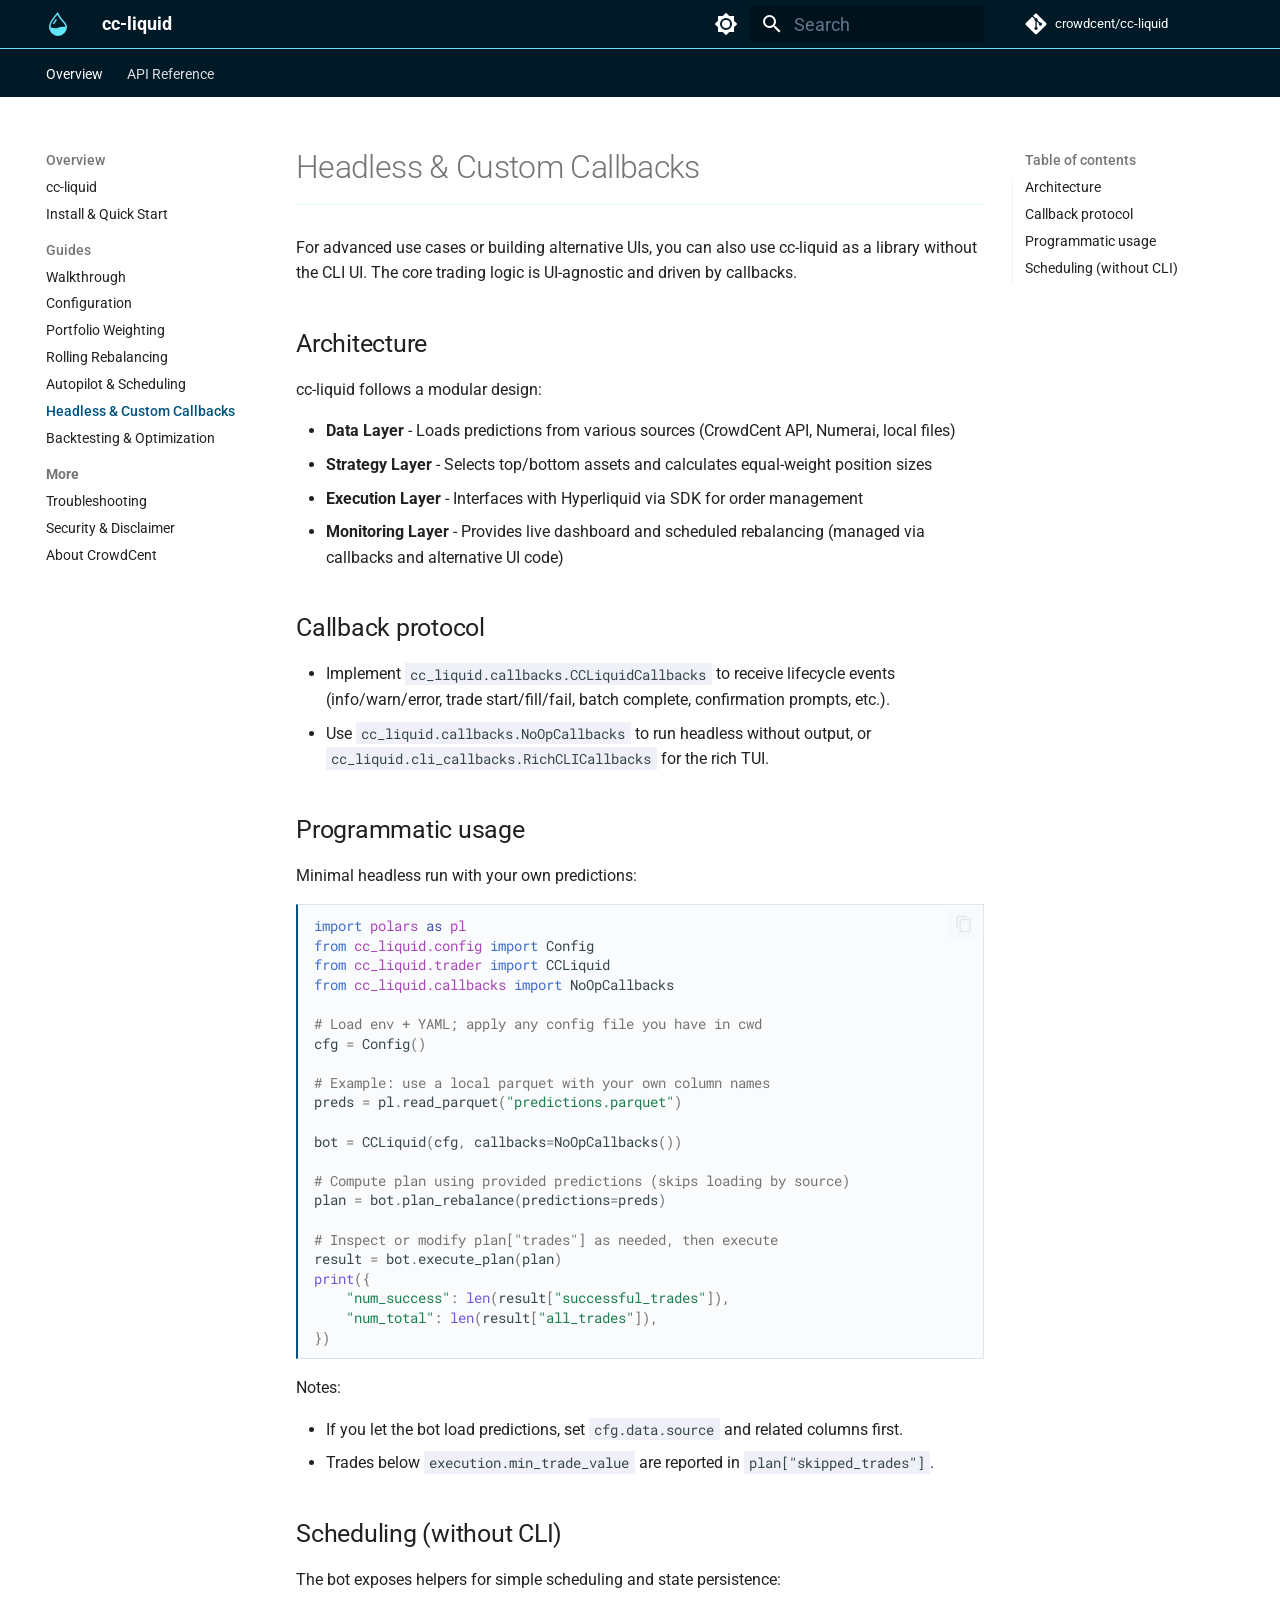
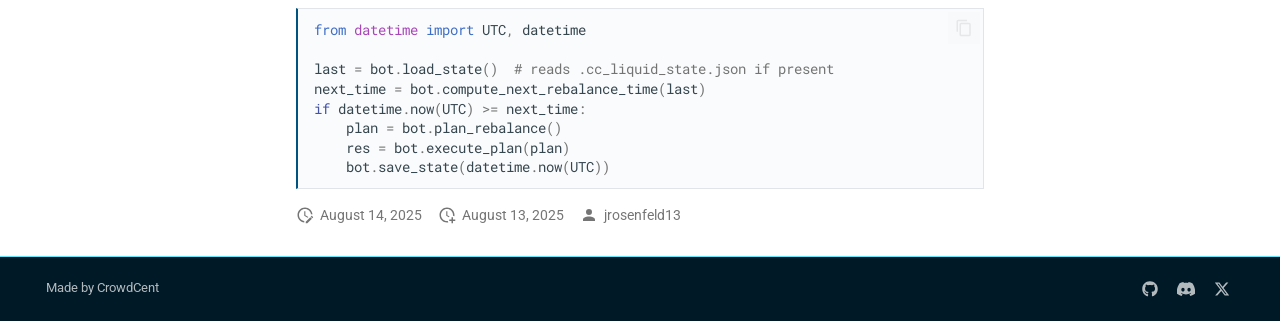
<file: headless/index.html>
<!doctype html>
<html lang="en" class="no-js">
  <head>
    
      <meta charset="utf-8">
      <meta name="viewport" content="width=device-width,initial-scale=1">
      
        <meta name="description" content="CrowdCent Hyperliquid Trading Bot Documentation">
      
      
        <meta name="author" content="CrowdCent">
      
      
        <link rel="canonical" href="https://crowdcent.github.io/cc-liquid/headless/">
      
      
        <link rel="prev" href="../autopilot/">
      
      
        <link rel="next" href="../backtesting/">
      
      
        
      
      
      <link rel="icon" href="../images/favicon.svg">
      <meta name="generator" content="mkdocs-1.6.1, mkdocs-material-9.7.0">
    
    
      
        <title>Headless & Custom Callbacks - cc-liquid</title>
      
    
    
      <link rel="stylesheet" href="../assets/stylesheets/main.618322db.min.css">
      
        
        <link rel="stylesheet" href="../assets/stylesheets/palette.ab4e12ef.min.css">
      
      


    
    
      
    
    
      
        
        
        <link rel="preconnect" href="https://fonts.gstatic.com" crossorigin>
        <link rel="stylesheet" href="https://fonts.googleapis.com/css?family=Roboto:300,300i,400,400i,700,700i%7CRoboto+Mono:400,400i,700,700i&display=fallback">
        <style>:root{--md-text-font:"Roboto";--md-code-font:"Roboto Mono"}</style>
      
    
    
      <link rel="stylesheet" href="../assets/_mkdocstrings.css">
    
      <link rel="stylesheet" href="../stylesheets/extra.css">
    
    <script>__md_scope=new URL("..",location),__md_hash=e=>[...e].reduce(((e,_)=>(e<<5)-e+_.charCodeAt(0)),0),__md_get=(e,_=localStorage,t=__md_scope)=>JSON.parse(_.getItem(t.pathname+"."+e)),__md_set=(e,_,t=localStorage,a=__md_scope)=>{try{t.setItem(a.pathname+"."+e,JSON.stringify(_))}catch(e){}}</script>
    
      

    
    
  </head>
  
  
    
    
      
    
    
    
    
    <body dir="ltr" data-md-color-scheme="default" data-md-color-primary="blue-grey" data-md-color-accent="cyan">
  
    
    <input class="md-toggle" data-md-toggle="drawer" type="checkbox" id="__drawer" autocomplete="off">
    <input class="md-toggle" data-md-toggle="search" type="checkbox" id="__search" autocomplete="off">
    <label class="md-overlay" for="__drawer"></label>
    <div data-md-component="skip">
      
        
        <a href="#architecture" class="md-skip">
          Skip to content
        </a>
      
    </div>
    <div data-md-component="announce">
      
    </div>
    
    
      

<header class="md-header" data-md-component="header">
  <nav class="md-header__inner md-grid" aria-label="Header">
    <a href=".." title="cc-liquid" class="md-header__button md-logo" aria-label="cc-liquid" data-md-component="logo">
      
  
  <svg xmlns="http://www.w3.org/2000/svg" width="16" height="16" fill="currentColor" viewBox="0 0 16 16">
  <path fill-rule="evenodd" d="M7.21.8C7.69.295 8 0 8 0q.164.544.371 1.038c.812 1.946 2.073 3.35 3.197 4.6C12.878 7.096 14 8.345 14 10a6 6 0 0 1-12 0C2 6.668 5.58 2.517 7.21.8m.413 1.021A31 31 0 0 0 5.794 3.99c-.726.95-1.436 2.008-1.96 3.07C3.304 8.133 3 9.138 3 10c0 0 2.5 1.5 5 .5s5-.5 5-.5c0-1.201-.796-2.157-2.181-3.7l-.03-.032C9.75 5.11 8.5 3.72 7.623 1.82z"/>
  <path fill-rule="evenodd" d="M4.553 7.776c.82-1.641 1.717-2.753 2.093-3.13l.708.708c-.29.29-1.128 1.311-1.907 2.87z"/>
</svg>


    </a>
    <label class="md-header__button md-icon" for="__drawer">
      
      <svg xmlns="http://www.w3.org/2000/svg" viewBox="0 0 24 24"><path d="M3 6h18v2H3zm0 5h18v2H3zm0 5h18v2H3z"/></svg>
    </label>
    <div class="md-header__title" data-md-component="header-title">
      <div class="md-header__ellipsis">
        <div class="md-header__topic">
          <span class="md-ellipsis">
            cc-liquid
          </span>
        </div>
        <div class="md-header__topic" data-md-component="header-topic">
          <span class="md-ellipsis">
            
              Headless & Custom Callbacks
            
          </span>
        </div>
      </div>
    </div>
    
      
        <form class="md-header__option" data-md-component="palette">
  
    
    
    
    <input class="md-option" data-md-color-media="" data-md-color-scheme="default" data-md-color-primary="blue-grey" data-md-color-accent="cyan"  aria-label="Switch to dark mode"  type="radio" name="__palette" id="__palette_0">
    
      <label class="md-header__button md-icon" title="Switch to dark mode" for="__palette_1" hidden>
        <svg xmlns="http://www.w3.org/2000/svg" viewBox="0 0 24 24"><path d="M12 8a4 4 0 0 0-4 4 4 4 0 0 0 4 4 4 4 0 0 0 4-4 4 4 0 0 0-4-4m0 10a6 6 0 0 1-6-6 6 6 0 0 1 6-6 6 6 0 0 1 6 6 6 6 0 0 1-6 6m8-9.31V4h-4.69L12 .69 8.69 4H4v4.69L.69 12 4 15.31V20h4.69L12 23.31 15.31 20H20v-4.69L23.31 12z"/></svg>
      </label>
    
  
    
    
    
    <input class="md-option" data-md-color-media="" data-md-color-scheme="slate" data-md-color-primary="blue-grey" data-md-color-accent="cyan"  aria-label="Switch to light mode"  type="radio" name="__palette" id="__palette_1">
    
      <label class="md-header__button md-icon" title="Switch to light mode" for="__palette_0" hidden>
        <svg xmlns="http://www.w3.org/2000/svg" viewBox="0 0 24 24"><path d="M12 18c-.89 0-1.74-.2-2.5-.55C11.56 16.5 13 14.42 13 12s-1.44-4.5-3.5-5.45C10.26 6.2 11.11 6 12 6a6 6 0 0 1 6 6 6 6 0 0 1-6 6m8-9.31V4h-4.69L12 .69 8.69 4H4v4.69L.69 12 4 15.31V20h4.69L12 23.31 15.31 20H20v-4.69L23.31 12z"/></svg>
      </label>
    
  
</form>
      
    
    
      <script>var palette=__md_get("__palette");if(palette&&palette.color){if("(prefers-color-scheme)"===palette.color.media){var media=matchMedia("(prefers-color-scheme: light)"),input=document.querySelector(media.matches?"[data-md-color-media='(prefers-color-scheme: light)']":"[data-md-color-media='(prefers-color-scheme: dark)']");palette.color.media=input.getAttribute("data-md-color-media"),palette.color.scheme=input.getAttribute("data-md-color-scheme"),palette.color.primary=input.getAttribute("data-md-color-primary"),palette.color.accent=input.getAttribute("data-md-color-accent")}for(var[key,value]of Object.entries(palette.color))document.body.setAttribute("data-md-color-"+key,value)}</script>
    
    
    
      
      
        <label class="md-header__button md-icon" for="__search">
          
          <svg xmlns="http://www.w3.org/2000/svg" viewBox="0 0 24 24"><path d="M9.5 3A6.5 6.5 0 0 1 16 9.5c0 1.61-.59 3.09-1.56 4.23l.27.27h.79l5 5-1.5 1.5-5-5v-.79l-.27-.27A6.52 6.52 0 0 1 9.5 16 6.5 6.5 0 0 1 3 9.5 6.5 6.5 0 0 1 9.5 3m0 2C7 5 5 7 5 9.5S7 14 9.5 14 14 12 14 9.5 12 5 9.5 5"/></svg>
        </label>
        <div class="md-search" data-md-component="search" role="dialog">
  <label class="md-search__overlay" for="__search"></label>
  <div class="md-search__inner" role="search">
    <form class="md-search__form" name="search">
      <input type="text" class="md-search__input" name="query" aria-label="Search" placeholder="Search" autocapitalize="off" autocorrect="off" autocomplete="off" spellcheck="false" data-md-component="search-query" required>
      <label class="md-search__icon md-icon" for="__search">
        
        <svg xmlns="http://www.w3.org/2000/svg" viewBox="0 0 24 24"><path d="M9.5 3A6.5 6.5 0 0 1 16 9.5c0 1.61-.59 3.09-1.56 4.23l.27.27h.79l5 5-1.5 1.5-5-5v-.79l-.27-.27A6.52 6.52 0 0 1 9.5 16 6.5 6.5 0 0 1 3 9.5 6.5 6.5 0 0 1 9.5 3m0 2C7 5 5 7 5 9.5S7 14 9.5 14 14 12 14 9.5 12 5 9.5 5"/></svg>
        
        <svg xmlns="http://www.w3.org/2000/svg" viewBox="0 0 24 24"><path d="M20 11v2H8l5.5 5.5-1.42 1.42L4.16 12l7.92-7.92L13.5 5.5 8 11z"/></svg>
      </label>
      <nav class="md-search__options" aria-label="Search">
        
        <button type="reset" class="md-search__icon md-icon" title="Clear" aria-label="Clear" tabindex="-1">
          
          <svg xmlns="http://www.w3.org/2000/svg" viewBox="0 0 24 24"><path d="M19 6.41 17.59 5 12 10.59 6.41 5 5 6.41 10.59 12 5 17.59 6.41 19 12 13.41 17.59 19 19 17.59 13.41 12z"/></svg>
        </button>
      </nav>
      
        <div class="md-search__suggest" data-md-component="search-suggest"></div>
      
    </form>
    <div class="md-search__output">
      <div class="md-search__scrollwrap" tabindex="0" data-md-scrollfix>
        <div class="md-search-result" data-md-component="search-result">
          <div class="md-search-result__meta">
            Initializing search
          </div>
          <ol class="md-search-result__list" role="presentation"></ol>
        </div>
      </div>
    </div>
  </div>
</div>
      
    
    
      <div class="md-header__source">
        <a href="https://github.com/crowdcent/cc-liquid" title="Go to repository" class="md-source" data-md-component="source">
  <div class="md-source__icon md-icon">
    
    <svg xmlns="http://www.w3.org/2000/svg" viewBox="0 0 448 512"><!--! Font Awesome Free 7.1.0 by @fontawesome - https://fontawesome.com License - https://fontawesome.com/license/free (Icons: CC BY 4.0, Fonts: SIL OFL 1.1, Code: MIT License) Copyright 2025 Fonticons, Inc.--><path d="M439.6 236.1 244 40.5c-5.4-5.5-12.8-8.5-20.4-8.5s-15 3-20.4 8.4L162.5 81l51.5 51.5c27.1-9.1 52.7 16.8 43.4 43.7l49.7 49.7c34.2-11.8 61.2 31 35.5 56.7-26.5 26.5-70.2-2.9-56-37.3L240.3 199v121.9c25.3 12.5 22.3 41.8 9.1 55-6.4 6.4-15.2 10.1-24.3 10.1s-17.8-3.6-24.3-10.1c-17.6-17.6-11.1-46.9 11.2-56v-123c-20.8-8.5-24.6-30.7-18.6-45L142.6 101 8.5 235.1C3 240.6 0 247.9 0 255.5s3 15 8.5 20.4l195.6 195.7c5.4 5.4 12.7 8.4 20.4 8.4s15-3 20.4-8.4l194.7-194.7c5.4-5.4 8.4-12.8 8.4-20.4s-3-15-8.4-20.4"/></svg>
  </div>
  <div class="md-source__repository">
    crowdcent/cc-liquid
  </div>
</a>
      </div>
    
  </nav>
  
</header>
    
    <div class="md-container" data-md-component="container">
      
      
        
          
            
<nav class="md-tabs" aria-label="Tabs" data-md-component="tabs">
  <div class="md-grid">
    <ul class="md-tabs__list">
      
        
  
  
  
    
  
  
    
    
      <li class="md-tabs__item md-tabs__item--active">
        <a href=".." class="md-tabs__link">
          
  
  
  Overview

        </a>
      </li>
    
  

      
        
  
  
  
  
    
    
      <li class="md-tabs__item">
        <a href="../api/cli/" class="md-tabs__link">
          
  
  
  API Reference

        </a>
      </li>
    
  

      
    </ul>
  </div>
</nav>
          
        
      
      <main class="md-main" data-md-component="main">
        <div class="md-main__inner md-grid">
          
            
              
              <div class="md-sidebar md-sidebar--primary" data-md-component="sidebar" data-md-type="navigation" >
                <div class="md-sidebar__scrollwrap">
                  <div class="md-sidebar__inner">
                    


  


<nav class="md-nav md-nav--primary md-nav--lifted" aria-label="Navigation" data-md-level="0">
  <label class="md-nav__title" for="__drawer">
    <a href=".." title="cc-liquid" class="md-nav__button md-logo" aria-label="cc-liquid" data-md-component="logo">
      
  
  <svg xmlns="http://www.w3.org/2000/svg" width="16" height="16" fill="currentColor" viewBox="0 0 16 16">
  <path fill-rule="evenodd" d="M7.21.8C7.69.295 8 0 8 0q.164.544.371 1.038c.812 1.946 2.073 3.35 3.197 4.6C12.878 7.096 14 8.345 14 10a6 6 0 0 1-12 0C2 6.668 5.58 2.517 7.21.8m.413 1.021A31 31 0 0 0 5.794 3.99c-.726.95-1.436 2.008-1.96 3.07C3.304 8.133 3 9.138 3 10c0 0 2.5 1.5 5 .5s5-.5 5-.5c0-1.201-.796-2.157-2.181-3.7l-.03-.032C9.75 5.11 8.5 3.72 7.623 1.82z"/>
  <path fill-rule="evenodd" d="M4.553 7.776c.82-1.641 1.717-2.753 2.093-3.13l.708.708c-.29.29-1.128 1.311-1.907 2.87z"/>
</svg>


    </a>
    cc-liquid
  </label>
  
    <div class="md-nav__source">
      <a href="https://github.com/crowdcent/cc-liquid" title="Go to repository" class="md-source" data-md-component="source">
  <div class="md-source__icon md-icon">
    
    <svg xmlns="http://www.w3.org/2000/svg" viewBox="0 0 448 512"><!--! Font Awesome Free 7.1.0 by @fontawesome - https://fontawesome.com License - https://fontawesome.com/license/free (Icons: CC BY 4.0, Fonts: SIL OFL 1.1, Code: MIT License) Copyright 2025 Fonticons, Inc.--><path d="M439.6 236.1 244 40.5c-5.4-5.5-12.8-8.5-20.4-8.5s-15 3-20.4 8.4L162.5 81l51.5 51.5c27.1-9.1 52.7 16.8 43.4 43.7l49.7 49.7c34.2-11.8 61.2 31 35.5 56.7-26.5 26.5-70.2-2.9-56-37.3L240.3 199v121.9c25.3 12.5 22.3 41.8 9.1 55-6.4 6.4-15.2 10.1-24.3 10.1s-17.8-3.6-24.3-10.1c-17.6-17.6-11.1-46.9 11.2-56v-123c-20.8-8.5-24.6-30.7-18.6-45L142.6 101 8.5 235.1C3 240.6 0 247.9 0 255.5s3 15 8.5 20.4l195.6 195.7c5.4 5.4 12.7 8.4 20.4 8.4s15-3 20.4-8.4l194.7-194.7c5.4-5.4 8.4-12.8 8.4-20.4s-3-15-8.4-20.4"/></svg>
  </div>
  <div class="md-source__repository">
    crowdcent/cc-liquid
  </div>
</a>
    </div>
  
  <ul class="md-nav__list" data-md-scrollfix>
    
      
      
  
  
    
  
  
  
    
    
    
    
      
        
        
      
      
        
      
    
    
    <li class="md-nav__item md-nav__item--active md-nav__item--section md-nav__item--nested">
      
        
        
        <input class="md-nav__toggle md-toggle " type="checkbox" id="__nav_1" checked>
        
          
          <label class="md-nav__link" for="__nav_1" id="__nav_1_label" tabindex="">
            
  
  
  <span class="md-ellipsis">
    
  
    Overview
  

    
  </span>
  
  

            <span class="md-nav__icon md-icon"></span>
          </label>
        
        <nav class="md-nav" data-md-level="1" aria-labelledby="__nav_1_label" aria-expanded="true">
          <label class="md-nav__title" for="__nav_1">
            <span class="md-nav__icon md-icon"></span>
            
  
    Overview
  

          </label>
          <ul class="md-nav__list" data-md-scrollfix>
            
              
                
  
  
  
  
    <li class="md-nav__item">
      <a href=".." class="md-nav__link">
        
  
  
  <span class="md-ellipsis">
    
  
    cc-liquid
  

    
  </span>
  
  

      </a>
    </li>
  

              
            
              
                
  
  
  
  
    <li class="md-nav__item">
      <a href="../install-quickstart/" class="md-nav__link">
        
  
  
  <span class="md-ellipsis">
    
  
    Install & Quick Start
  

    
  </span>
  
  

      </a>
    </li>
  

              
            
              
                
  
  
    
  
  
  
    
    
    
    
      
      
        
          
          
        
      
    
    
    <li class="md-nav__item md-nav__item--active md-nav__item--section md-nav__item--nested">
      
        
        
        <input class="md-nav__toggle md-toggle " type="checkbox" id="__nav_1_3" checked>
        
          
          <label class="md-nav__link" for="__nav_1_3" id="__nav_1_3_label" tabindex="">
            
  
  
  <span class="md-ellipsis">
    
  
    Guides
  

    
  </span>
  
  

            <span class="md-nav__icon md-icon"></span>
          </label>
        
        <nav class="md-nav" data-md-level="2" aria-labelledby="__nav_1_3_label" aria-expanded="true">
          <label class="md-nav__title" for="__nav_1_3">
            <span class="md-nav__icon md-icon"></span>
            
  
    Guides
  

          </label>
          <ul class="md-nav__list" data-md-scrollfix>
            
              
                
  
  
  
  
    <li class="md-nav__item">
      <a href="../walkthrough/" class="md-nav__link">
        
  
  
  <span class="md-ellipsis">
    
  
    Walkthrough
  

    
  </span>
  
  

      </a>
    </li>
  

              
            
              
                
  
  
  
  
    <li class="md-nav__item">
      <a href="../configuration/" class="md-nav__link">
        
  
  
  <span class="md-ellipsis">
    
  
    Configuration
  

    
  </span>
  
  

      </a>
    </li>
  

              
            
              
                
  
  
  
  
    <li class="md-nav__item">
      <a href="../portfolio-weighting/" class="md-nav__link">
        
  
  
  <span class="md-ellipsis">
    
  
    Portfolio Weighting
  

    
  </span>
  
  

      </a>
    </li>
  

              
            
              
                
  
  
  
  
    <li class="md-nav__item">
      <a href="../rolling-rebalancing/" class="md-nav__link">
        
  
  
  <span class="md-ellipsis">
    
  
    Rolling Rebalancing
  

    
  </span>
  
  

      </a>
    </li>
  

              
            
              
                
  
  
  
  
    <li class="md-nav__item">
      <a href="../autopilot/" class="md-nav__link">
        
  
  
  <span class="md-ellipsis">
    
  
    Autopilot & Scheduling
  

    
  </span>
  
  

      </a>
    </li>
  

              
            
              
                
  
  
    
  
  
  
    <li class="md-nav__item md-nav__item--active">
      
      <input class="md-nav__toggle md-toggle" type="checkbox" id="__toc">
      
      
      
        <label class="md-nav__link md-nav__link--active" for="__toc">
          
  
  
  <span class="md-ellipsis">
    
  
    Headless & Custom Callbacks
  

    
  </span>
  
  

          <span class="md-nav__icon md-icon"></span>
        </label>
      
      <a href="./" class="md-nav__link md-nav__link--active">
        
  
  
  <span class="md-ellipsis">
    
  
    Headless & Custom Callbacks
  

    
  </span>
  
  

      </a>
      
        

<nav class="md-nav md-nav--secondary" aria-label="Table of contents">
  
  
  
  
    <label class="md-nav__title" for="__toc">
      <span class="md-nav__icon md-icon"></span>
      Table of contents
    </label>
    <ul class="md-nav__list" data-md-component="toc" data-md-scrollfix>
      
        <li class="md-nav__item">
  <a href="#architecture" class="md-nav__link">
    <span class="md-ellipsis">
      
        Architecture
      
    </span>
  </a>
  
</li>
      
        <li class="md-nav__item">
  <a href="#callback-protocol" class="md-nav__link">
    <span class="md-ellipsis">
      
        Callback protocol
      
    </span>
  </a>
  
</li>
      
        <li class="md-nav__item">
  <a href="#programmatic-usage" class="md-nav__link">
    <span class="md-ellipsis">
      
        Programmatic usage
      
    </span>
  </a>
  
</li>
      
        <li class="md-nav__item">
  <a href="#scheduling-without-cli" class="md-nav__link">
    <span class="md-ellipsis">
      
        Scheduling (without CLI)
      
    </span>
  </a>
  
</li>
      
    </ul>
  
</nav>
      
    </li>
  

              
            
              
                
  
  
  
  
    <li class="md-nav__item">
      <a href="../backtesting/" class="md-nav__link">
        
  
  
  <span class="md-ellipsis">
    
  
    Backtesting & Optimization
  

    
  </span>
  
  

      </a>
    </li>
  

              
            
          </ul>
        </nav>
      
    </li>
  

              
            
              
                
  
  
  
  
    
    
    
    
      
      
        
          
          
        
      
    
    
    <li class="md-nav__item md-nav__item--section md-nav__item--nested">
      
        
        
          
        
        <input class="md-nav__toggle md-toggle md-toggle--indeterminate" type="checkbox" id="__nav_1_4" >
        
          
          <label class="md-nav__link" for="__nav_1_4" id="__nav_1_4_label" tabindex="">
            
  
  
  <span class="md-ellipsis">
    
  
    More
  

    
  </span>
  
  

            <span class="md-nav__icon md-icon"></span>
          </label>
        
        <nav class="md-nav" data-md-level="2" aria-labelledby="__nav_1_4_label" aria-expanded="false">
          <label class="md-nav__title" for="__nav_1_4">
            <span class="md-nav__icon md-icon"></span>
            
  
    More
  

          </label>
          <ul class="md-nav__list" data-md-scrollfix>
            
              
                
  
  
  
  
    <li class="md-nav__item">
      <a href="../troubleshooting/" class="md-nav__link">
        
  
  
  <span class="md-ellipsis">
    
  
    Troubleshooting
  

    
  </span>
  
  

      </a>
    </li>
  

              
            
              
                
  
  
  
  
    <li class="md-nav__item">
      <a href="../security/" class="md-nav__link">
        
  
  
  <span class="md-ellipsis">
    
  
    Security & Disclaimer
  

    
  </span>
  
  

      </a>
    </li>
  

              
            
              
                
  
  
  
  
    <li class="md-nav__item">
      <a href="https://crowdcent.com/about/" class="md-nav__link">
        
  
  
  <span class="md-ellipsis">
    
  
    About CrowdCent
  

    
  </span>
  
  

      </a>
    </li>
  

              
            
          </ul>
        </nav>
      
    </li>
  

              
            
          </ul>
        </nav>
      
    </li>
  

    
      
      
  
  
  
  
    
    
    
    
      
      
        
      
    
    
    <li class="md-nav__item md-nav__item--nested">
      
        
        
          
        
        <input class="md-nav__toggle md-toggle md-toggle--indeterminate" type="checkbox" id="__nav_2" >
        
          
          <label class="md-nav__link" for="__nav_2" id="__nav_2_label" tabindex="0">
            
  
  
  <span class="md-ellipsis">
    
  
    API Reference
  

    
  </span>
  
  

            <span class="md-nav__icon md-icon"></span>
          </label>
        
        <nav class="md-nav" data-md-level="1" aria-labelledby="__nav_2_label" aria-expanded="false">
          <label class="md-nav__title" for="__nav_2">
            <span class="md-nav__icon md-icon"></span>
            
  
    API Reference
  

          </label>
          <ul class="md-nav__list" data-md-scrollfix>
            
              
                
  
  
  
  
    <li class="md-nav__item">
      <a href="../api/cli/" class="md-nav__link">
        
  
  
  <span class="md-ellipsis">
    
  
    CLI
  

    
  </span>
  
  

      </a>
    </li>
  

              
            
              
                
  
  
  
  
    <li class="md-nav__item">
      <a href="../api/python/" class="md-nav__link">
        
  
  
  <span class="md-ellipsis">
    
  
    Python API
  

    
  </span>
  
  

      </a>
    </li>
  

              
            
          </ul>
        </nav>
      
    </li>
  

    
  </ul>
</nav>
                  </div>
                </div>
              </div>
            
            
              
              <div class="md-sidebar md-sidebar--secondary" data-md-component="sidebar" data-md-type="toc" >
                <div class="md-sidebar__scrollwrap">
                  <div class="md-sidebar__inner">
                    

<nav class="md-nav md-nav--secondary" aria-label="Table of contents">
  
  
  
  
    <label class="md-nav__title" for="__toc">
      <span class="md-nav__icon md-icon"></span>
      Table of contents
    </label>
    <ul class="md-nav__list" data-md-component="toc" data-md-scrollfix>
      
        <li class="md-nav__item">
  <a href="#architecture" class="md-nav__link">
    <span class="md-ellipsis">
      
        Architecture
      
    </span>
  </a>
  
</li>
      
        <li class="md-nav__item">
  <a href="#callback-protocol" class="md-nav__link">
    <span class="md-ellipsis">
      
        Callback protocol
      
    </span>
  </a>
  
</li>
      
        <li class="md-nav__item">
  <a href="#programmatic-usage" class="md-nav__link">
    <span class="md-ellipsis">
      
        Programmatic usage
      
    </span>
  </a>
  
</li>
      
        <li class="md-nav__item">
  <a href="#scheduling-without-cli" class="md-nav__link">
    <span class="md-ellipsis">
      
        Scheduling (without CLI)
      
    </span>
  </a>
  
</li>
      
    </ul>
  
</nav>
                  </div>
                </div>
              </div>
            
          
          
            <div class="md-content" data-md-component="content">
              
              <article class="md-content__inner md-typeset">
                
                  


  
  


  <h1>Headless & Custom Callbacks</h1>

<p>For advanced use cases or building alternative UIs, you can also use cc-liquid as a library without the CLI UI. The core trading logic is UI-agnostic and driven by callbacks. </p>
<h2 id="architecture">Architecture</h2>
<p>cc-liquid follows a modular design:</p>
<ul>
<li><strong>Data Layer</strong> - Loads predictions from various sources (CrowdCent API, Numerai, local files)</li>
<li><strong>Strategy Layer</strong> - Selects top/bottom assets and calculates equal-weight position sizes</li>
<li><strong>Execution Layer</strong> - Interfaces with Hyperliquid via SDK for order management</li>
<li><strong>Monitoring Layer</strong> - Provides live dashboard and scheduled rebalancing (managed via callbacks and alternative UI code)</li>
</ul>
<h2 id="callback-protocol">Callback protocol</h2>
<ul>
<li>Implement <code>cc_liquid.callbacks.CCLiquidCallbacks</code> to receive lifecycle events (info/warn/error, trade start/fill/fail, batch complete, confirmation prompts, etc.).</li>
<li>Use <code>cc_liquid.callbacks.NoOpCallbacks</code> to run headless without output, or <code>cc_liquid.cli_callbacks.RichCLICallbacks</code> for the rich TUI.</li>
</ul>
<h2 id="programmatic-usage">Programmatic usage</h2>
<p>Minimal headless run with your own predictions:</p>
<div class="highlight"><pre><span></span><code><a id="__codelineno-0-1" name="__codelineno-0-1" href="#__codelineno-0-1"></a><span class="kn">import</span><span class="w"> </span><span class="nn">polars</span><span class="w"> </span><span class="k">as</span><span class="w"> </span><span class="nn">pl</span>
<a id="__codelineno-0-2" name="__codelineno-0-2" href="#__codelineno-0-2"></a><span class="kn">from</span><span class="w"> </span><span class="nn">cc_liquid.config</span><span class="w"> </span><span class="kn">import</span> <span class="n">Config</span>
<a id="__codelineno-0-3" name="__codelineno-0-3" href="#__codelineno-0-3"></a><span class="kn">from</span><span class="w"> </span><span class="nn">cc_liquid.trader</span><span class="w"> </span><span class="kn">import</span> <span class="n">CCLiquid</span>
<a id="__codelineno-0-4" name="__codelineno-0-4" href="#__codelineno-0-4"></a><span class="kn">from</span><span class="w"> </span><span class="nn">cc_liquid.callbacks</span><span class="w"> </span><span class="kn">import</span> <span class="n">NoOpCallbacks</span>
<a id="__codelineno-0-5" name="__codelineno-0-5" href="#__codelineno-0-5"></a>
<a id="__codelineno-0-6" name="__codelineno-0-6" href="#__codelineno-0-6"></a><span class="c1"># Load env + YAML; apply any config file you have in cwd</span>
<a id="__codelineno-0-7" name="__codelineno-0-7" href="#__codelineno-0-7"></a><span class="n">cfg</span> <span class="o">=</span> <span class="n">Config</span><span class="p">()</span>
<a id="__codelineno-0-8" name="__codelineno-0-8" href="#__codelineno-0-8"></a>
<a id="__codelineno-0-9" name="__codelineno-0-9" href="#__codelineno-0-9"></a><span class="c1"># Example: use a local parquet with your own column names</span>
<a id="__codelineno-0-10" name="__codelineno-0-10" href="#__codelineno-0-10"></a><span class="n">preds</span> <span class="o">=</span> <span class="n">pl</span><span class="o">.</span><span class="n">read_parquet</span><span class="p">(</span><span class="s2">&quot;predictions.parquet&quot;</span><span class="p">)</span>
<a id="__codelineno-0-11" name="__codelineno-0-11" href="#__codelineno-0-11"></a>
<a id="__codelineno-0-12" name="__codelineno-0-12" href="#__codelineno-0-12"></a><span class="n">bot</span> <span class="o">=</span> <span class="n">CCLiquid</span><span class="p">(</span><span class="n">cfg</span><span class="p">,</span> <span class="n">callbacks</span><span class="o">=</span><span class="n">NoOpCallbacks</span><span class="p">())</span>
<a id="__codelineno-0-13" name="__codelineno-0-13" href="#__codelineno-0-13"></a>
<a id="__codelineno-0-14" name="__codelineno-0-14" href="#__codelineno-0-14"></a><span class="c1"># Compute plan using provided predictions (skips loading by source)</span>
<a id="__codelineno-0-15" name="__codelineno-0-15" href="#__codelineno-0-15"></a><span class="n">plan</span> <span class="o">=</span> <span class="n">bot</span><span class="o">.</span><span class="n">plan_rebalance</span><span class="p">(</span><span class="n">predictions</span><span class="o">=</span><span class="n">preds</span><span class="p">)</span>
<a id="__codelineno-0-16" name="__codelineno-0-16" href="#__codelineno-0-16"></a>
<a id="__codelineno-0-17" name="__codelineno-0-17" href="#__codelineno-0-17"></a><span class="c1"># Inspect or modify plan[&quot;trades&quot;] as needed, then execute</span>
<a id="__codelineno-0-18" name="__codelineno-0-18" href="#__codelineno-0-18"></a><span class="n">result</span> <span class="o">=</span> <span class="n">bot</span><span class="o">.</span><span class="n">execute_plan</span><span class="p">(</span><span class="n">plan</span><span class="p">)</span>
<a id="__codelineno-0-19" name="__codelineno-0-19" href="#__codelineno-0-19"></a><span class="nb">print</span><span class="p">({</span>
<a id="__codelineno-0-20" name="__codelineno-0-20" href="#__codelineno-0-20"></a>    <span class="s2">&quot;num_success&quot;</span><span class="p">:</span> <span class="nb">len</span><span class="p">(</span><span class="n">result</span><span class="p">[</span><span class="s2">&quot;successful_trades&quot;</span><span class="p">]),</span>
<a id="__codelineno-0-21" name="__codelineno-0-21" href="#__codelineno-0-21"></a>    <span class="s2">&quot;num_total&quot;</span><span class="p">:</span> <span class="nb">len</span><span class="p">(</span><span class="n">result</span><span class="p">[</span><span class="s2">&quot;all_trades&quot;</span><span class="p">]),</span>
<a id="__codelineno-0-22" name="__codelineno-0-22" href="#__codelineno-0-22"></a><span class="p">})</span>
</code></pre></div>
<p>Notes:</p>
<ul>
<li>If you let the bot load predictions, set <code>cfg.data.source</code> and related columns first.</li>
<li>Trades below <code>execution.min_trade_value</code> are reported in <code>plan["skipped_trades"]</code>.</li>
</ul>
<h2 id="scheduling-without-cli">Scheduling (without CLI)</h2>
<p>The bot exposes helpers for simple scheduling and state persistence:</p>
<div class="highlight"><pre><span></span><code><a id="__codelineno-1-1" name="__codelineno-1-1" href="#__codelineno-1-1"></a><span class="kn">from</span><span class="w"> </span><span class="nn">datetime</span><span class="w"> </span><span class="kn">import</span> <span class="n">UTC</span><span class="p">,</span> <span class="n">datetime</span>
<a id="__codelineno-1-2" name="__codelineno-1-2" href="#__codelineno-1-2"></a>
<a id="__codelineno-1-3" name="__codelineno-1-3" href="#__codelineno-1-3"></a><span class="n">last</span> <span class="o">=</span> <span class="n">bot</span><span class="o">.</span><span class="n">load_state</span><span class="p">()</span>  <span class="c1"># reads .cc_liquid_state.json if present</span>
<a id="__codelineno-1-4" name="__codelineno-1-4" href="#__codelineno-1-4"></a><span class="n">next_time</span> <span class="o">=</span> <span class="n">bot</span><span class="o">.</span><span class="n">compute_next_rebalance_time</span><span class="p">(</span><span class="n">last</span><span class="p">)</span>
<a id="__codelineno-1-5" name="__codelineno-1-5" href="#__codelineno-1-5"></a><span class="k">if</span> <span class="n">datetime</span><span class="o">.</span><span class="n">now</span><span class="p">(</span><span class="n">UTC</span><span class="p">)</span> <span class="o">&gt;=</span> <span class="n">next_time</span><span class="p">:</span>
<a id="__codelineno-1-6" name="__codelineno-1-6" href="#__codelineno-1-6"></a>    <span class="n">plan</span> <span class="o">=</span> <span class="n">bot</span><span class="o">.</span><span class="n">plan_rebalance</span><span class="p">()</span>
<a id="__codelineno-1-7" name="__codelineno-1-7" href="#__codelineno-1-7"></a>    <span class="n">res</span> <span class="o">=</span> <span class="n">bot</span><span class="o">.</span><span class="n">execute_plan</span><span class="p">(</span><span class="n">plan</span><span class="p">)</span>
<a id="__codelineno-1-8" name="__codelineno-1-8" href="#__codelineno-1-8"></a>    <span class="n">bot</span><span class="o">.</span><span class="n">save_state</span><span class="p">(</span><span class="n">datetime</span><span class="o">.</span><span class="n">now</span><span class="p">(</span><span class="n">UTC</span><span class="p">))</span>
</code></pre></div>







  
    
  
  
    
  


  <aside class="md-source-file">
    
      
  <span class="md-source-file__fact">
    <span class="md-icon" title="Last update">
      <svg xmlns="http://www.w3.org/2000/svg" viewBox="0 0 24 24"><path d="M21 13.1c-.1 0-.3.1-.4.2l-1 1 2.1 2.1 1-1c.2-.2.2-.6 0-.8l-1.3-1.3c-.1-.1-.2-.2-.4-.2m-1.9 1.8-6.1 6V23h2.1l6.1-6.1zM12.5 7v5.2l4 2.4-1 1L11 13V7zM11 21.9c-5.1-.5-9-4.8-9-9.9C2 6.5 6.5 2 12 2c5.3 0 9.6 4.1 10 9.3-.3-.1-.6-.2-1-.2s-.7.1-1 .2C19.6 7.2 16.2 4 12 4c-4.4 0-8 3.6-8 8 0 4.1 3.1 7.5 7.1 7.9l-.1.2z"/></svg>
    </span>
    <span class="git-revision-date-localized-plugin git-revision-date-localized-plugin-date" title="August 14, 2025 16:12:20 UTC">August 14, 2025</span>
  </span>

    
    
      
  <span class="md-source-file__fact">
    <span class="md-icon" title="Created">
      <svg xmlns="http://www.w3.org/2000/svg" viewBox="0 0 24 24"><path d="M14.47 15.08 11 13V7h1.5v5.25l3.08 1.83c-.41.28-.79.62-1.11 1m-1.39 4.84c-.36.05-.71.08-1.08.08-4.42 0-8-3.58-8-8s3.58-8 8-8 8 3.58 8 8c0 .37-.03.72-.08 1.08.69.1 1.33.32 1.92.64.1-.56.16-1.13.16-1.72 0-5.5-4.5-10-10-10S2 6.5 2 12s4.47 10 10 10c.59 0 1.16-.06 1.72-.16-.32-.59-.54-1.23-.64-1.92M18 15v3h-3v2h3v3h2v-3h3v-2h-3v-3z"/></svg>
    </span>
    <span class="git-revision-date-localized-plugin git-revision-date-localized-plugin-date" title="August 13, 2025 16:53:41 UTC">August 13, 2025</span>
  </span>

    
    
      
  
  <span class="md-source-file__fact">
    <span class="md-icon" title="Contributors">
      
        <svg xmlns="http://www.w3.org/2000/svg" viewBox="0 0 24 24"><path d="M12 4a4 4 0 0 1 4 4 4 4 0 0 1-4 4 4 4 0 0 1-4-4 4 4 0 0 1 4-4m0 10c4.42 0 8 1.79 8 4v2H4v-2c0-2.21 3.58-4 8-4"/></svg>
      
    </span>
    <nav>
      jrosenfeld13
    </nav>
  </span>

    
    
  </aside>





                
              </article>
            </div>
          
          
  <script>var tabs=__md_get("__tabs");if(Array.isArray(tabs))e:for(var set of document.querySelectorAll(".tabbed-set")){var labels=set.querySelector(".tabbed-labels");for(var tab of tabs)for(var label of labels.getElementsByTagName("label"))if(label.innerText.trim()===tab){var input=document.getElementById(label.htmlFor);input.checked=!0;continue e}}</script>

<script>var target=document.getElementById(location.hash.slice(1));target&&target.name&&(target.checked=target.name.startsWith("__tabbed_"))</script>
        </div>
        
          <button type="button" class="md-top md-icon" data-md-component="top" hidden>
  
  <svg xmlns="http://www.w3.org/2000/svg" viewBox="0 0 24 24"><path d="M13 20h-2V8l-5.5 5.5-1.42-1.42L12 4.16l7.92 7.92-1.42 1.42L13 8z"/></svg>
  Back to top
</button>
        
      </main>
      
        <footer class="md-footer">
  
  <div class="md-footer-meta md-typeset">
    <div class="md-footer-meta__inner md-grid">
      <div class="md-copyright">
  
    <div class="md-copyright__highlight">
      Made by CrowdCent
    </div>
  
  
</div>
      
        
<div class="md-social">
  
    
    
    
    
      
      
    
    <a href="https://github.com/crowdcent/cc-liquid" target="_blank" rel="noopener" title="github.com" class="md-social__link">
      <svg xmlns="http://www.w3.org/2000/svg" viewBox="0 0 512 512"><!--! Font Awesome Free 7.1.0 by @fontawesome - https://fontawesome.com License - https://fontawesome.com/license/free (Icons: CC BY 4.0, Fonts: SIL OFL 1.1, Code: MIT License) Copyright 2025 Fonticons, Inc.--><path d="M173.9 397.4c0 2-2.3 3.6-5.2 3.6-3.3.3-5.6-1.3-5.6-3.6 0-2 2.3-3.6 5.2-3.6 3-.3 5.6 1.3 5.6 3.6m-31.1-4.5c-.7 2 1.3 4.3 4.3 4.9 2.6 1 5.6 0 6.2-2s-1.3-4.3-4.3-5.2c-2.6-.7-5.5.3-6.2 2.3m44.2-1.7c-2.9.7-4.9 2.6-4.6 4.9.3 2 2.9 3.3 5.9 2.6 2.9-.7 4.9-2.6 4.6-4.6-.3-1.9-3-3.2-5.9-2.9M252.8 8C114.1 8 8 113.3 8 252c0 110.9 69.8 205.8 169.5 239.2 12.8 2.3 17.3-5.6 17.3-12.1 0-6.2-.3-40.4-.3-61.4 0 0-70 15-84.7-29.8 0 0-11.4-29.1-27.8-36.6 0 0-22.9-15.7 1.6-15.4 0 0 24.9 2 38.6 25.8 21.9 38.6 58.6 27.5 72.9 20.9 2.3-16 8.8-27.1 16-33.7-55.9-6.2-112.3-14.3-112.3-110.5 0-27.5 7.6-41.3 23.6-58.9-2.6-6.5-11.1-33.3 2.6-67.9 20.9-6.5 69 27 69 27 20-5.6 41.5-8.5 62.8-8.5s42.8 2.9 62.8 8.5c0 0 48.1-33.6 69-27 13.7 34.7 5.2 61.4 2.6 67.9 16 17.7 25.8 31.5 25.8 58.9 0 96.5-58.9 104.2-114.8 110.5 9.2 7.9 17 22.9 17 46.4 0 33.7-.3 75.4-.3 83.6 0 6.5 4.6 14.4 17.3 12.1C436.2 457.8 504 362.9 504 252 504 113.3 391.5 8 252.8 8M105.2 352.9c-1.3 1-1 3.3.7 5.2 1.6 1.6 3.9 2.3 5.2 1 1.3-1 1-3.3-.7-5.2-1.6-1.6-3.9-2.3-5.2-1m-10.8-8.1c-.7 1.3.3 2.9 2.3 3.9 1.6 1 3.6.7 4.3-.7.7-1.3-.3-2.9-2.3-3.9-2-.6-3.6-.3-4.3.7m32.4 35.6c-1.6 1.3-1 4.3 1.3 6.2 2.3 2.3 5.2 2.6 6.5 1 1.3-1.3.7-4.3-1.3-6.2-2.2-2.3-5.2-2.6-6.5-1m-11.4-14.7c-1.6 1-1.6 3.6 0 5.9s4.3 3.3 5.6 2.3c1.6-1.3 1.6-3.9 0-6.2-1.4-2.3-4-3.3-5.6-2"/></svg>
    </a>
  
    
    
    
    
    <a href="https://discord.gg/v6ZSGuTbQS" target="_blank" rel="noopener" title="crowdcent on discord" class="md-social__link">
      <svg xmlns="http://www.w3.org/2000/svg" viewBox="0 0 576 512"><!--! Font Awesome Free 7.1.0 by @fontawesome - https://fontawesome.com License - https://fontawesome.com/license/free (Icons: CC BY 4.0, Fonts: SIL OFL 1.1, Code: MIT License) Copyright 2025 Fonticons, Inc.--><path d="M492.5 69.8c-.2-.3-.4-.6-.8-.7-38.1-17.5-78.4-30-119.7-37.1-.4-.1-.8 0-1.1.1s-.6.4-.8.8c-5.5 9.9-10.5 20.2-14.9 30.6-44.6-6.8-89.9-6.8-134.4 0-4.5-10.5-9.5-20.7-15.1-30.6-.2-.3-.5-.6-.8-.8s-.7-.2-1.1-.2C162.5 39 122.2 51.5 84.1 69c-.3.1-.6.4-.8.7C7.1 183.5-13.8 294.6-3.6 404.2c0 .3.1.5.2.8s.3.4.5.6c44.4 32.9 94 58 146.8 74.2.4.1.8.1 1.1 0s.7-.4.9-.7c11.3-15.4 21.4-31.8 30-48.8.1-.2.2-.5.2-.8s0-.5-.1-.8-.2-.5-.4-.6-.4-.3-.7-.4c-15.8-6.1-31.2-13.4-45.9-21.9-.3-.2-.5-.4-.7-.6s-.3-.6-.3-.9 0-.6.2-.9.3-.5.6-.7c3.1-2.3 6.2-4.7 9.1-7.1.3-.2.6-.4.9-.4s.7 0 1 .1c96.2 43.9 200.4 43.9 295.5 0 .3-.1.7-.2 1-.2s.7.2.9.4c2.9 2.4 6 4.9 9.1 7.2.2.2.4.4.6.7s.2.6.2.9-.1.6-.3.9-.4.5-.6.6c-14.7 8.6-30 15.9-45.9 21.8-.2.1-.5.2-.7.4s-.3.4-.4.7-.1.5-.1.8.1.5.2.8c8.8 17 18.8 33.3 30 48.8.2.3.6.6.9.7s.8.1 1.1 0c52.9-16.2 102.6-41.3 147.1-74.2.2-.2.4-.4.5-.6s.2-.5.2-.8c12.3-126.8-20.5-236.9-86.9-334.5zm-302 267.7c-29 0-52.8-26.6-52.8-59.2s23.4-59.2 52.8-59.2c29.7 0 53.3 26.8 52.8 59.2 0 32.7-23.4 59.2-52.8 59.2m195.4 0c-29 0-52.8-26.6-52.8-59.2s23.4-59.2 52.8-59.2c29.7 0 53.3 26.8 52.8 59.2 0 32.7-23.2 59.2-52.8 59.2"/></svg>
    </a>
  
    
    
    
    
    <a href="https://x.com/CrowdCent" target="_blank" rel="noopener" title="crowdcent on X" class="md-social__link">
      <svg xmlns="http://www.w3.org/2000/svg" viewBox="0 0 448 512"><!--! Font Awesome Free 7.1.0 by @fontawesome - https://fontawesome.com License - https://fontawesome.com/license/free (Icons: CC BY 4.0, Fonts: SIL OFL 1.1, Code: MIT License) Copyright 2025 Fonticons, Inc.--><path d="M357.2 48h70.6L273.6 224.2 455 464H313L201.7 318.6 74.5 464H3.8l164.9-188.5L-5.2 48h145.6l100.5 132.9zm-24.8 373.8h39.1L119.1 88h-42z"/></svg>
    </a>
  
</div>
      
    </div>
  </div>
</footer>
      
    </div>
    <div class="md-dialog" data-md-component="dialog">
      <div class="md-dialog__inner md-typeset"></div>
    </div>
    
    
    
      
      
      <script id="__config" type="application/json">{"annotate": null, "base": "..", "features": ["navigation.tabs", "navigation.sections", "navigation.expand", "navigation.top", "search.suggest", "search.highlight", "content.tabs.link", "content.code.annotation", "content.code.copy"], "search": "../assets/javascripts/workers/search.7a47a382.min.js", "tags": null, "translations": {"clipboard.copied": "Copied to clipboard", "clipboard.copy": "Copy to clipboard", "search.result.more.one": "1 more on this page", "search.result.more.other": "# more on this page", "search.result.none": "No matching documents", "search.result.one": "1 matching document", "search.result.other": "# matching documents", "search.result.placeholder": "Type to start searching", "search.result.term.missing": "Missing", "select.version": "Select version"}, "version": null}</script>
    
    
      <script src="../assets/javascripts/bundle.e71a0d61.min.js"></script>
      
    
  </body>
</html>
</file>
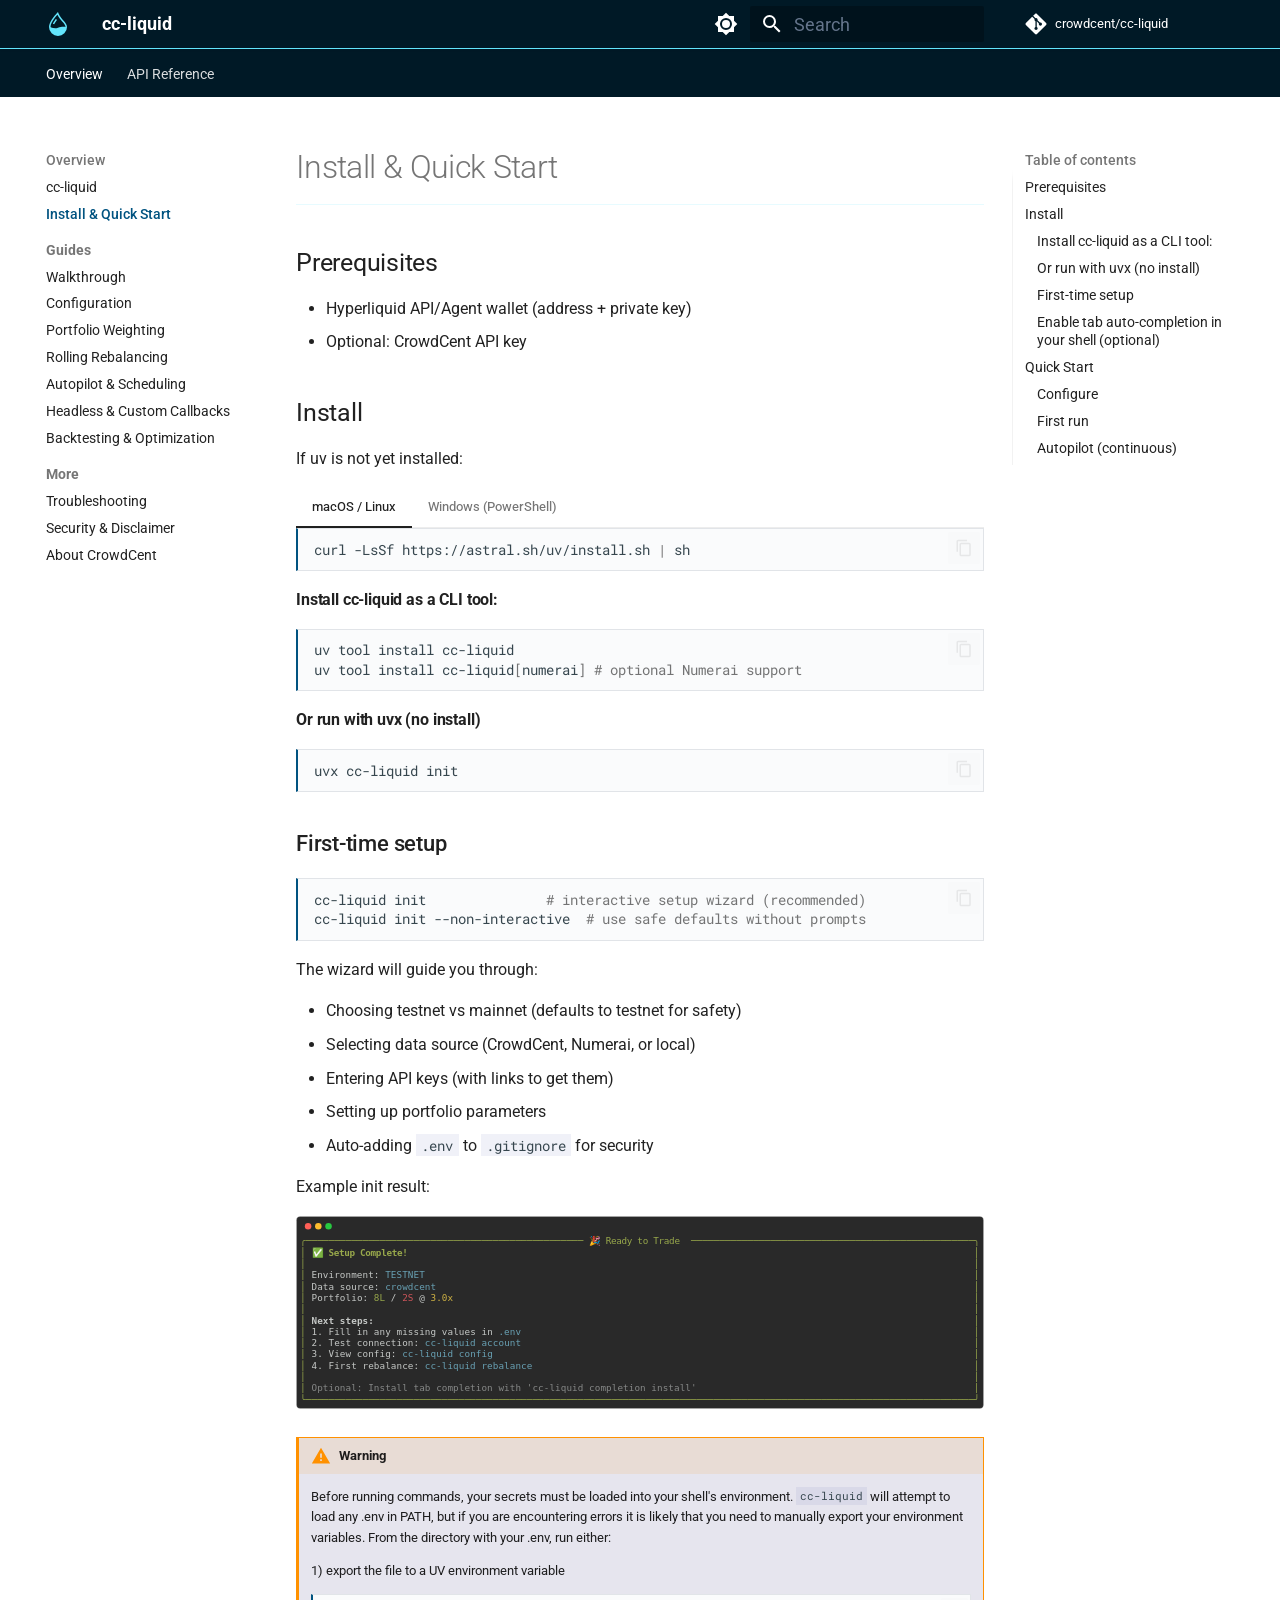
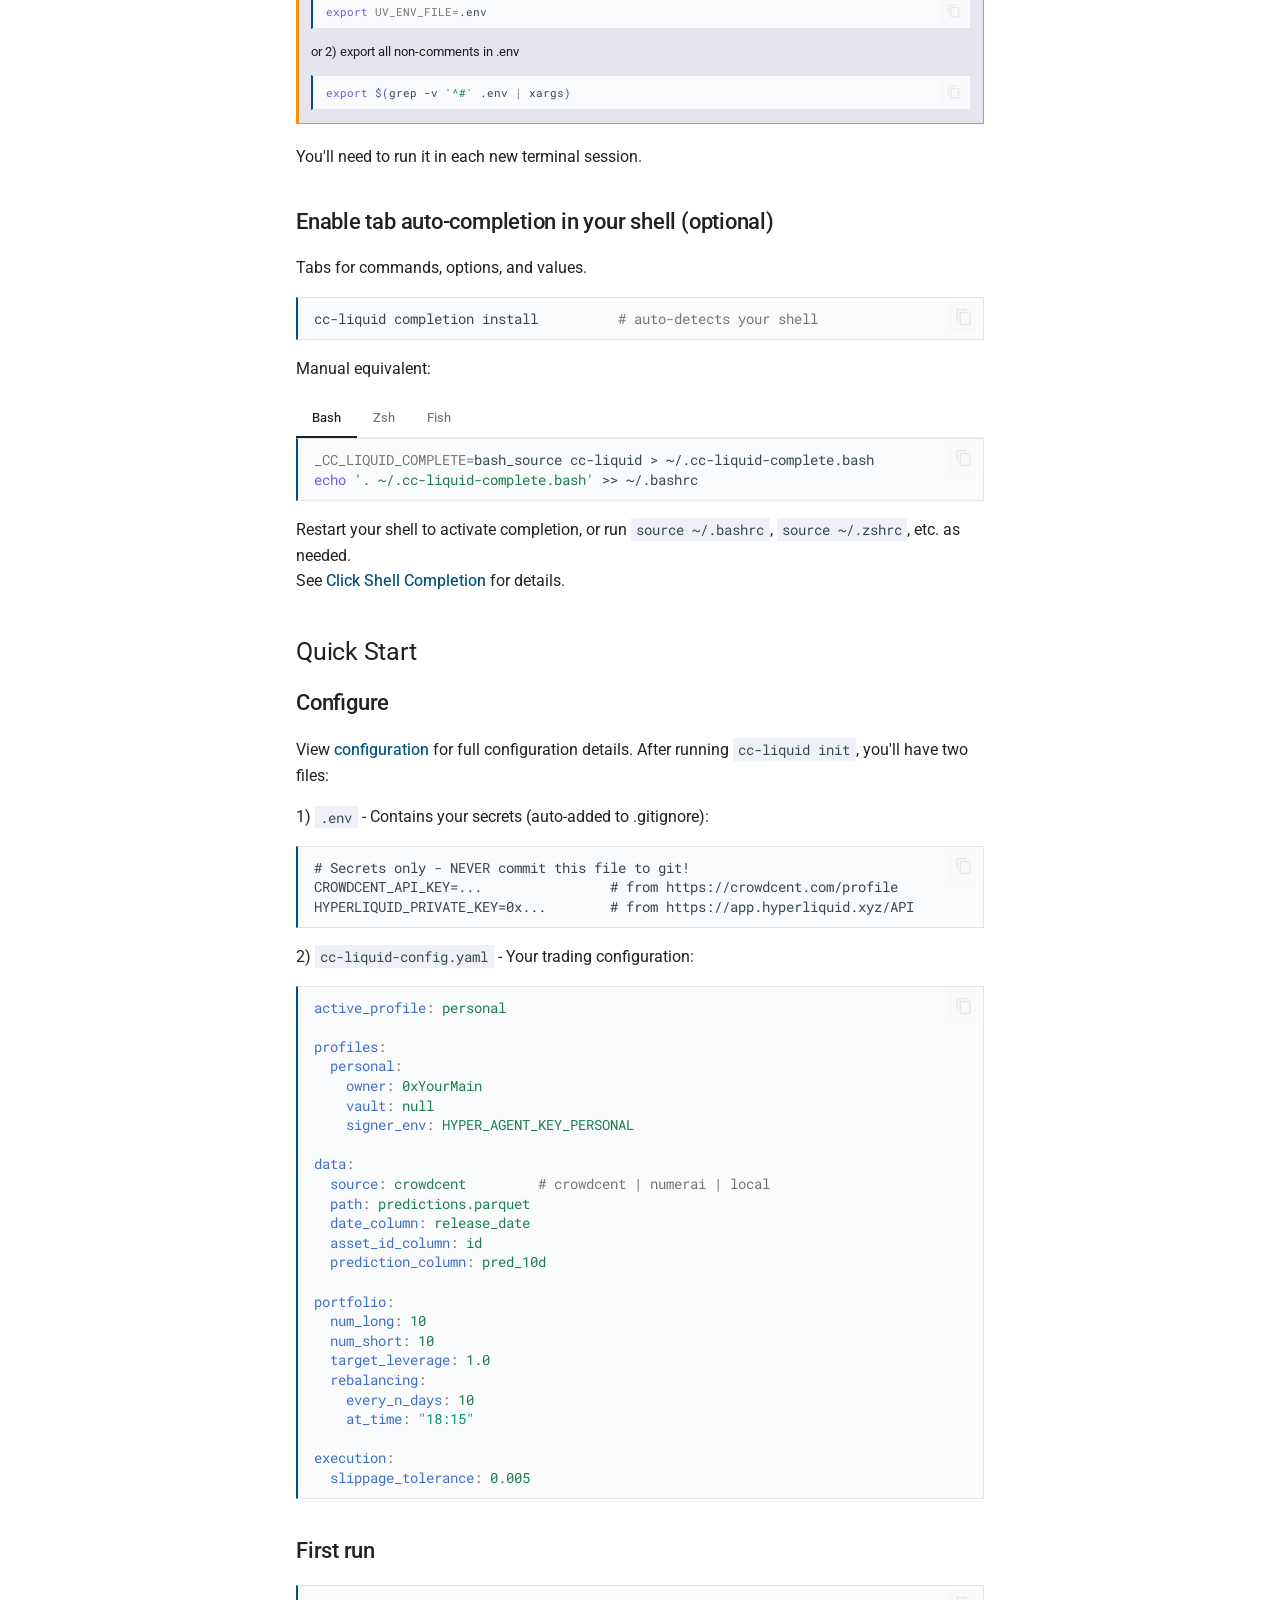
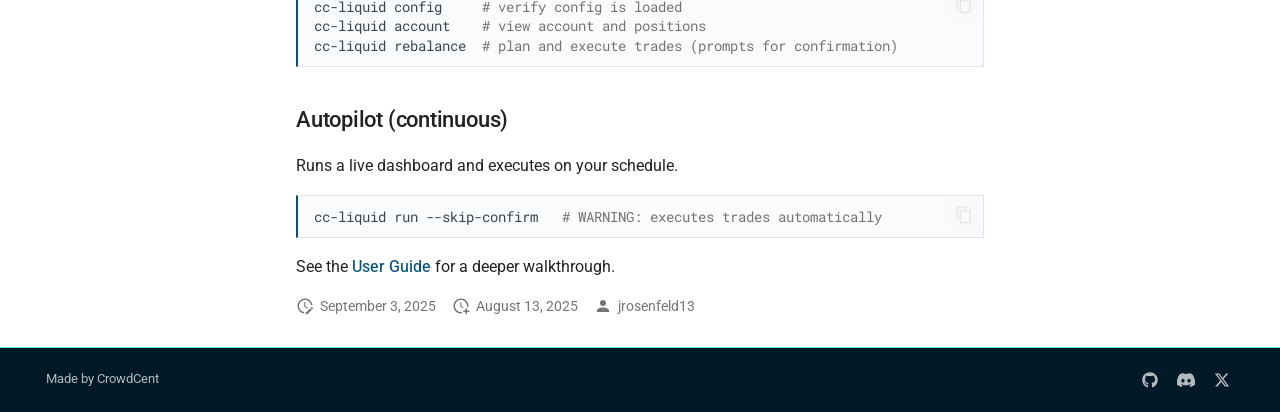
<file: install-quickstart/index.html>
<!doctype html>
<html lang="en" class="no-js">
  <head>
    
      <meta charset="utf-8">
      <meta name="viewport" content="width=device-width,initial-scale=1">
      
        <meta name="description" content="CrowdCent Hyperliquid Trading Bot Documentation">
      
      
        <meta name="author" content="CrowdCent">
      
      
        <link rel="canonical" href="https://crowdcent.github.io/cc-liquid/install-quickstart/">
      
      
        <link rel="prev" href="..">
      
      
        <link rel="next" href="../walkthrough/">
      
      
        
      
      
      <link rel="icon" href="../images/favicon.svg">
      <meta name="generator" content="mkdocs-1.6.1, mkdocs-material-9.7.0">
    
    
      
        <title>Install & Quick Start - cc-liquid</title>
      
    
    
      <link rel="stylesheet" href="../assets/stylesheets/main.618322db.min.css">
      
        
        <link rel="stylesheet" href="../assets/stylesheets/palette.ab4e12ef.min.css">
      
      


    
    
      
    
    
      
        
        
        <link rel="preconnect" href="https://fonts.gstatic.com" crossorigin>
        <link rel="stylesheet" href="https://fonts.googleapis.com/css?family=Roboto:300,300i,400,400i,700,700i%7CRoboto+Mono:400,400i,700,700i&display=fallback">
        <style>:root{--md-text-font:"Roboto";--md-code-font:"Roboto Mono"}</style>
      
    
    
      <link rel="stylesheet" href="../assets/_mkdocstrings.css">
    
      <link rel="stylesheet" href="../stylesheets/extra.css">
    
    <script>__md_scope=new URL("..",location),__md_hash=e=>[...e].reduce(((e,_)=>(e<<5)-e+_.charCodeAt(0)),0),__md_get=(e,_=localStorage,t=__md_scope)=>JSON.parse(_.getItem(t.pathname+"."+e)),__md_set=(e,_,t=localStorage,a=__md_scope)=>{try{t.setItem(a.pathname+"."+e,JSON.stringify(_))}catch(e){}}</script>
    
      

    
    
  </head>
  
  
    
    
      
    
    
    
    
    <body dir="ltr" data-md-color-scheme="default" data-md-color-primary="blue-grey" data-md-color-accent="cyan">
  
    
    <input class="md-toggle" data-md-toggle="drawer" type="checkbox" id="__drawer" autocomplete="off">
    <input class="md-toggle" data-md-toggle="search" type="checkbox" id="__search" autocomplete="off">
    <label class="md-overlay" for="__drawer"></label>
    <div data-md-component="skip">
      
        
        <a href="#prerequisites" class="md-skip">
          Skip to content
        </a>
      
    </div>
    <div data-md-component="announce">
      
    </div>
    
    
      

<header class="md-header" data-md-component="header">
  <nav class="md-header__inner md-grid" aria-label="Header">
    <a href=".." title="cc-liquid" class="md-header__button md-logo" aria-label="cc-liquid" data-md-component="logo">
      
  
  <svg xmlns="http://www.w3.org/2000/svg" width="16" height="16" fill="currentColor" viewBox="0 0 16 16">
  <path fill-rule="evenodd" d="M7.21.8C7.69.295 8 0 8 0q.164.544.371 1.038c.812 1.946 2.073 3.35 3.197 4.6C12.878 7.096 14 8.345 14 10a6 6 0 0 1-12 0C2 6.668 5.58 2.517 7.21.8m.413 1.021A31 31 0 0 0 5.794 3.99c-.726.95-1.436 2.008-1.96 3.07C3.304 8.133 3 9.138 3 10c0 0 2.5 1.5 5 .5s5-.5 5-.5c0-1.201-.796-2.157-2.181-3.7l-.03-.032C9.75 5.11 8.5 3.72 7.623 1.82z"/>
  <path fill-rule="evenodd" d="M4.553 7.776c.82-1.641 1.717-2.753 2.093-3.13l.708.708c-.29.29-1.128 1.311-1.907 2.87z"/>
</svg>


    </a>
    <label class="md-header__button md-icon" for="__drawer">
      
      <svg xmlns="http://www.w3.org/2000/svg" viewBox="0 0 24 24"><path d="M3 6h18v2H3zm0 5h18v2H3zm0 5h18v2H3z"/></svg>
    </label>
    <div class="md-header__title" data-md-component="header-title">
      <div class="md-header__ellipsis">
        <div class="md-header__topic">
          <span class="md-ellipsis">
            cc-liquid
          </span>
        </div>
        <div class="md-header__topic" data-md-component="header-topic">
          <span class="md-ellipsis">
            
              Install & Quick Start
            
          </span>
        </div>
      </div>
    </div>
    
      
        <form class="md-header__option" data-md-component="palette">
  
    
    
    
    <input class="md-option" data-md-color-media="" data-md-color-scheme="default" data-md-color-primary="blue-grey" data-md-color-accent="cyan"  aria-label="Switch to dark mode"  type="radio" name="__palette" id="__palette_0">
    
      <label class="md-header__button md-icon" title="Switch to dark mode" for="__palette_1" hidden>
        <svg xmlns="http://www.w3.org/2000/svg" viewBox="0 0 24 24"><path d="M12 8a4 4 0 0 0-4 4 4 4 0 0 0 4 4 4 4 0 0 0 4-4 4 4 0 0 0-4-4m0 10a6 6 0 0 1-6-6 6 6 0 0 1 6-6 6 6 0 0 1 6 6 6 6 0 0 1-6 6m8-9.31V4h-4.69L12 .69 8.69 4H4v4.69L.69 12 4 15.31V20h4.69L12 23.31 15.31 20H20v-4.69L23.31 12z"/></svg>
      </label>
    
  
    
    
    
    <input class="md-option" data-md-color-media="" data-md-color-scheme="slate" data-md-color-primary="blue-grey" data-md-color-accent="cyan"  aria-label="Switch to light mode"  type="radio" name="__palette" id="__palette_1">
    
      <label class="md-header__button md-icon" title="Switch to light mode" for="__palette_0" hidden>
        <svg xmlns="http://www.w3.org/2000/svg" viewBox="0 0 24 24"><path d="M12 18c-.89 0-1.74-.2-2.5-.55C11.56 16.5 13 14.42 13 12s-1.44-4.5-3.5-5.45C10.26 6.2 11.11 6 12 6a6 6 0 0 1 6 6 6 6 0 0 1-6 6m8-9.31V4h-4.69L12 .69 8.69 4H4v4.69L.69 12 4 15.31V20h4.69L12 23.31 15.31 20H20v-4.69L23.31 12z"/></svg>
      </label>
    
  
</form>
      
    
    
      <script>var palette=__md_get("__palette");if(palette&&palette.color){if("(prefers-color-scheme)"===palette.color.media){var media=matchMedia("(prefers-color-scheme: light)"),input=document.querySelector(media.matches?"[data-md-color-media='(prefers-color-scheme: light)']":"[data-md-color-media='(prefers-color-scheme: dark)']");palette.color.media=input.getAttribute("data-md-color-media"),palette.color.scheme=input.getAttribute("data-md-color-scheme"),palette.color.primary=input.getAttribute("data-md-color-primary"),palette.color.accent=input.getAttribute("data-md-color-accent")}for(var[key,value]of Object.entries(palette.color))document.body.setAttribute("data-md-color-"+key,value)}</script>
    
    
    
      
      
        <label class="md-header__button md-icon" for="__search">
          
          <svg xmlns="http://www.w3.org/2000/svg" viewBox="0 0 24 24"><path d="M9.5 3A6.5 6.5 0 0 1 16 9.5c0 1.61-.59 3.09-1.56 4.23l.27.27h.79l5 5-1.5 1.5-5-5v-.79l-.27-.27A6.52 6.52 0 0 1 9.5 16 6.5 6.5 0 0 1 3 9.5 6.5 6.5 0 0 1 9.5 3m0 2C7 5 5 7 5 9.5S7 14 9.5 14 14 12 14 9.5 12 5 9.5 5"/></svg>
        </label>
        <div class="md-search" data-md-component="search" role="dialog">
  <label class="md-search__overlay" for="__search"></label>
  <div class="md-search__inner" role="search">
    <form class="md-search__form" name="search">
      <input type="text" class="md-search__input" name="query" aria-label="Search" placeholder="Search" autocapitalize="off" autocorrect="off" autocomplete="off" spellcheck="false" data-md-component="search-query" required>
      <label class="md-search__icon md-icon" for="__search">
        
        <svg xmlns="http://www.w3.org/2000/svg" viewBox="0 0 24 24"><path d="M9.5 3A6.5 6.5 0 0 1 16 9.5c0 1.61-.59 3.09-1.56 4.23l.27.27h.79l5 5-1.5 1.5-5-5v-.79l-.27-.27A6.52 6.52 0 0 1 9.5 16 6.5 6.5 0 0 1 3 9.5 6.5 6.5 0 0 1 9.5 3m0 2C7 5 5 7 5 9.5S7 14 9.5 14 14 12 14 9.5 12 5 9.5 5"/></svg>
        
        <svg xmlns="http://www.w3.org/2000/svg" viewBox="0 0 24 24"><path d="M20 11v2H8l5.5 5.5-1.42 1.42L4.16 12l7.92-7.92L13.5 5.5 8 11z"/></svg>
      </label>
      <nav class="md-search__options" aria-label="Search">
        
        <button type="reset" class="md-search__icon md-icon" title="Clear" aria-label="Clear" tabindex="-1">
          
          <svg xmlns="http://www.w3.org/2000/svg" viewBox="0 0 24 24"><path d="M19 6.41 17.59 5 12 10.59 6.41 5 5 6.41 10.59 12 5 17.59 6.41 19 12 13.41 17.59 19 19 17.59 13.41 12z"/></svg>
        </button>
      </nav>
      
        <div class="md-search__suggest" data-md-component="search-suggest"></div>
      
    </form>
    <div class="md-search__output">
      <div class="md-search__scrollwrap" tabindex="0" data-md-scrollfix>
        <div class="md-search-result" data-md-component="search-result">
          <div class="md-search-result__meta">
            Initializing search
          </div>
          <ol class="md-search-result__list" role="presentation"></ol>
        </div>
      </div>
    </div>
  </div>
</div>
      
    
    
      <div class="md-header__source">
        <a href="https://github.com/crowdcent/cc-liquid" title="Go to repository" class="md-source" data-md-component="source">
  <div class="md-source__icon md-icon">
    
    <svg xmlns="http://www.w3.org/2000/svg" viewBox="0 0 448 512"><!--! Font Awesome Free 7.1.0 by @fontawesome - https://fontawesome.com License - https://fontawesome.com/license/free (Icons: CC BY 4.0, Fonts: SIL OFL 1.1, Code: MIT License) Copyright 2025 Fonticons, Inc.--><path d="M439.6 236.1 244 40.5c-5.4-5.5-12.8-8.5-20.4-8.5s-15 3-20.4 8.4L162.5 81l51.5 51.5c27.1-9.1 52.7 16.8 43.4 43.7l49.7 49.7c34.2-11.8 61.2 31 35.5 56.7-26.5 26.5-70.2-2.9-56-37.3L240.3 199v121.9c25.3 12.5 22.3 41.8 9.1 55-6.4 6.4-15.2 10.1-24.3 10.1s-17.8-3.6-24.3-10.1c-17.6-17.6-11.1-46.9 11.2-56v-123c-20.8-8.5-24.6-30.7-18.6-45L142.6 101 8.5 235.1C3 240.6 0 247.9 0 255.5s3 15 8.5 20.4l195.6 195.7c5.4 5.4 12.7 8.4 20.4 8.4s15-3 20.4-8.4l194.7-194.7c5.4-5.4 8.4-12.8 8.4-20.4s-3-15-8.4-20.4"/></svg>
  </div>
  <div class="md-source__repository">
    crowdcent/cc-liquid
  </div>
</a>
      </div>
    
  </nav>
  
</header>
    
    <div class="md-container" data-md-component="container">
      
      
        
          
            
<nav class="md-tabs" aria-label="Tabs" data-md-component="tabs">
  <div class="md-grid">
    <ul class="md-tabs__list">
      
        
  
  
  
    
  
  
    
    
      <li class="md-tabs__item md-tabs__item--active">
        <a href=".." class="md-tabs__link">
          
  
  
  Overview

        </a>
      </li>
    
  

      
        
  
  
  
  
    
    
      <li class="md-tabs__item">
        <a href="../api/cli/" class="md-tabs__link">
          
  
  
  API Reference

        </a>
      </li>
    
  

      
    </ul>
  </div>
</nav>
          
        
      
      <main class="md-main" data-md-component="main">
        <div class="md-main__inner md-grid">
          
            
              
              <div class="md-sidebar md-sidebar--primary" data-md-component="sidebar" data-md-type="navigation" >
                <div class="md-sidebar__scrollwrap">
                  <div class="md-sidebar__inner">
                    


  


<nav class="md-nav md-nav--primary md-nav--lifted" aria-label="Navigation" data-md-level="0">
  <label class="md-nav__title" for="__drawer">
    <a href=".." title="cc-liquid" class="md-nav__button md-logo" aria-label="cc-liquid" data-md-component="logo">
      
  
  <svg xmlns="http://www.w3.org/2000/svg" width="16" height="16" fill="currentColor" viewBox="0 0 16 16">
  <path fill-rule="evenodd" d="M7.21.8C7.69.295 8 0 8 0q.164.544.371 1.038c.812 1.946 2.073 3.35 3.197 4.6C12.878 7.096 14 8.345 14 10a6 6 0 0 1-12 0C2 6.668 5.58 2.517 7.21.8m.413 1.021A31 31 0 0 0 5.794 3.99c-.726.95-1.436 2.008-1.96 3.07C3.304 8.133 3 9.138 3 10c0 0 2.5 1.5 5 .5s5-.5 5-.5c0-1.201-.796-2.157-2.181-3.7l-.03-.032C9.75 5.11 8.5 3.72 7.623 1.82z"/>
  <path fill-rule="evenodd" d="M4.553 7.776c.82-1.641 1.717-2.753 2.093-3.13l.708.708c-.29.29-1.128 1.311-1.907 2.87z"/>
</svg>


    </a>
    cc-liquid
  </label>
  
    <div class="md-nav__source">
      <a href="https://github.com/crowdcent/cc-liquid" title="Go to repository" class="md-source" data-md-component="source">
  <div class="md-source__icon md-icon">
    
    <svg xmlns="http://www.w3.org/2000/svg" viewBox="0 0 448 512"><!--! Font Awesome Free 7.1.0 by @fontawesome - https://fontawesome.com License - https://fontawesome.com/license/free (Icons: CC BY 4.0, Fonts: SIL OFL 1.1, Code: MIT License) Copyright 2025 Fonticons, Inc.--><path d="M439.6 236.1 244 40.5c-5.4-5.5-12.8-8.5-20.4-8.5s-15 3-20.4 8.4L162.5 81l51.5 51.5c27.1-9.1 52.7 16.8 43.4 43.7l49.7 49.7c34.2-11.8 61.2 31 35.5 56.7-26.5 26.5-70.2-2.9-56-37.3L240.3 199v121.9c25.3 12.5 22.3 41.8 9.1 55-6.4 6.4-15.2 10.1-24.3 10.1s-17.8-3.6-24.3-10.1c-17.6-17.6-11.1-46.9 11.2-56v-123c-20.8-8.5-24.6-30.7-18.6-45L142.6 101 8.5 235.1C3 240.6 0 247.9 0 255.5s3 15 8.5 20.4l195.6 195.7c5.4 5.4 12.7 8.4 20.4 8.4s15-3 20.4-8.4l194.7-194.7c5.4-5.4 8.4-12.8 8.4-20.4s-3-15-8.4-20.4"/></svg>
  </div>
  <div class="md-source__repository">
    crowdcent/cc-liquid
  </div>
</a>
    </div>
  
  <ul class="md-nav__list" data-md-scrollfix>
    
      
      
  
  
    
  
  
  
    
    
    
    
      
        
        
      
      
        
      
    
    
    <li class="md-nav__item md-nav__item--active md-nav__item--section md-nav__item--nested">
      
        
        
        <input class="md-nav__toggle md-toggle " type="checkbox" id="__nav_1" checked>
        
          
          <label class="md-nav__link" for="__nav_1" id="__nav_1_label" tabindex="">
            
  
  
  <span class="md-ellipsis">
    
  
    Overview
  

    
  </span>
  
  

            <span class="md-nav__icon md-icon"></span>
          </label>
        
        <nav class="md-nav" data-md-level="1" aria-labelledby="__nav_1_label" aria-expanded="true">
          <label class="md-nav__title" for="__nav_1">
            <span class="md-nav__icon md-icon"></span>
            
  
    Overview
  

          </label>
          <ul class="md-nav__list" data-md-scrollfix>
            
              
                
  
  
  
  
    <li class="md-nav__item">
      <a href=".." class="md-nav__link">
        
  
  
  <span class="md-ellipsis">
    
  
    cc-liquid
  

    
  </span>
  
  

      </a>
    </li>
  

              
            
              
                
  
  
    
  
  
  
    <li class="md-nav__item md-nav__item--active">
      
      <input class="md-nav__toggle md-toggle" type="checkbox" id="__toc">
      
      
      
        <label class="md-nav__link md-nav__link--active" for="__toc">
          
  
  
  <span class="md-ellipsis">
    
  
    Install & Quick Start
  

    
  </span>
  
  

          <span class="md-nav__icon md-icon"></span>
        </label>
      
      <a href="./" class="md-nav__link md-nav__link--active">
        
  
  
  <span class="md-ellipsis">
    
  
    Install & Quick Start
  

    
  </span>
  
  

      </a>
      
        

<nav class="md-nav md-nav--secondary" aria-label="Table of contents">
  
  
  
  
    <label class="md-nav__title" for="__toc">
      <span class="md-nav__icon md-icon"></span>
      Table of contents
    </label>
    <ul class="md-nav__list" data-md-component="toc" data-md-scrollfix>
      
        <li class="md-nav__item">
  <a href="#prerequisites" class="md-nav__link">
    <span class="md-ellipsis">
      
        Prerequisites
      
    </span>
  </a>
  
</li>
      
        <li class="md-nav__item">
  <a href="#install" class="md-nav__link">
    <span class="md-ellipsis">
      
        Install
      
    </span>
  </a>
  
    <nav class="md-nav" aria-label="Install">
      <ul class="md-nav__list">
        
          <li class="md-nav__item">
  <a href="#install-cc-liquid-as-a-cli-tool" class="md-nav__link">
    <span class="md-ellipsis">
      
        Install cc-liquid as a CLI tool:
      
    </span>
  </a>
  
</li>
        
          <li class="md-nav__item">
  <a href="#or-run-with-uvx-no-install" class="md-nav__link">
    <span class="md-ellipsis">
      
        Or run with uvx (no install)
      
    </span>
  </a>
  
</li>
        
          <li class="md-nav__item">
  <a href="#first-time-setup" class="md-nav__link">
    <span class="md-ellipsis">
      
        First-time setup
      
    </span>
  </a>
  
</li>
        
          <li class="md-nav__item">
  <a href="#enable-tab-auto-completion-in-your-shell-optional" class="md-nav__link">
    <span class="md-ellipsis">
      
        Enable tab auto-completion in your shell (optional)
      
    </span>
  </a>
  
</li>
        
      </ul>
    </nav>
  
</li>
      
        <li class="md-nav__item">
  <a href="#quick-start" class="md-nav__link">
    <span class="md-ellipsis">
      
        Quick Start
      
    </span>
  </a>
  
    <nav class="md-nav" aria-label="Quick Start">
      <ul class="md-nav__list">
        
          <li class="md-nav__item">
  <a href="#configure" class="md-nav__link">
    <span class="md-ellipsis">
      
        Configure
      
    </span>
  </a>
  
</li>
        
          <li class="md-nav__item">
  <a href="#first-run" class="md-nav__link">
    <span class="md-ellipsis">
      
        First run
      
    </span>
  </a>
  
</li>
        
          <li class="md-nav__item">
  <a href="#autopilot-continuous" class="md-nav__link">
    <span class="md-ellipsis">
      
        Autopilot (continuous)
      
    </span>
  </a>
  
</li>
        
      </ul>
    </nav>
  
</li>
      
    </ul>
  
</nav>
      
    </li>
  

              
            
              
                
  
  
  
  
    
    
    
    
      
      
        
          
          
        
      
    
    
    <li class="md-nav__item md-nav__item--section md-nav__item--nested">
      
        
        
          
        
        <input class="md-nav__toggle md-toggle md-toggle--indeterminate" type="checkbox" id="__nav_1_3" >
        
          
          <label class="md-nav__link" for="__nav_1_3" id="__nav_1_3_label" tabindex="">
            
  
  
  <span class="md-ellipsis">
    
  
    Guides
  

    
  </span>
  
  

            <span class="md-nav__icon md-icon"></span>
          </label>
        
        <nav class="md-nav" data-md-level="2" aria-labelledby="__nav_1_3_label" aria-expanded="false">
          <label class="md-nav__title" for="__nav_1_3">
            <span class="md-nav__icon md-icon"></span>
            
  
    Guides
  

          </label>
          <ul class="md-nav__list" data-md-scrollfix>
            
              
                
  
  
  
  
    <li class="md-nav__item">
      <a href="../walkthrough/" class="md-nav__link">
        
  
  
  <span class="md-ellipsis">
    
  
    Walkthrough
  

    
  </span>
  
  

      </a>
    </li>
  

              
            
              
                
  
  
  
  
    <li class="md-nav__item">
      <a href="../configuration/" class="md-nav__link">
        
  
  
  <span class="md-ellipsis">
    
  
    Configuration
  

    
  </span>
  
  

      </a>
    </li>
  

              
            
              
                
  
  
  
  
    <li class="md-nav__item">
      <a href="../portfolio-weighting/" class="md-nav__link">
        
  
  
  <span class="md-ellipsis">
    
  
    Portfolio Weighting
  

    
  </span>
  
  

      </a>
    </li>
  

              
            
              
                
  
  
  
  
    <li class="md-nav__item">
      <a href="../rolling-rebalancing/" class="md-nav__link">
        
  
  
  <span class="md-ellipsis">
    
  
    Rolling Rebalancing
  

    
  </span>
  
  

      </a>
    </li>
  

              
            
              
                
  
  
  
  
    <li class="md-nav__item">
      <a href="../autopilot/" class="md-nav__link">
        
  
  
  <span class="md-ellipsis">
    
  
    Autopilot & Scheduling
  

    
  </span>
  
  

      </a>
    </li>
  

              
            
              
                
  
  
  
  
    <li class="md-nav__item">
      <a href="../headless/" class="md-nav__link">
        
  
  
  <span class="md-ellipsis">
    
  
    Headless & Custom Callbacks
  

    
  </span>
  
  

      </a>
    </li>
  

              
            
              
                
  
  
  
  
    <li class="md-nav__item">
      <a href="../backtesting/" class="md-nav__link">
        
  
  
  <span class="md-ellipsis">
    
  
    Backtesting & Optimization
  

    
  </span>
  
  

      </a>
    </li>
  

              
            
          </ul>
        </nav>
      
    </li>
  

              
            
              
                
  
  
  
  
    
    
    
    
      
      
        
          
          
        
      
    
    
    <li class="md-nav__item md-nav__item--section md-nav__item--nested">
      
        
        
          
        
        <input class="md-nav__toggle md-toggle md-toggle--indeterminate" type="checkbox" id="__nav_1_4" >
        
          
          <label class="md-nav__link" for="__nav_1_4" id="__nav_1_4_label" tabindex="">
            
  
  
  <span class="md-ellipsis">
    
  
    More
  

    
  </span>
  
  

            <span class="md-nav__icon md-icon"></span>
          </label>
        
        <nav class="md-nav" data-md-level="2" aria-labelledby="__nav_1_4_label" aria-expanded="false">
          <label class="md-nav__title" for="__nav_1_4">
            <span class="md-nav__icon md-icon"></span>
            
  
    More
  

          </label>
          <ul class="md-nav__list" data-md-scrollfix>
            
              
                
  
  
  
  
    <li class="md-nav__item">
      <a href="../troubleshooting/" class="md-nav__link">
        
  
  
  <span class="md-ellipsis">
    
  
    Troubleshooting
  

    
  </span>
  
  

      </a>
    </li>
  

              
            
              
                
  
  
  
  
    <li class="md-nav__item">
      <a href="../security/" class="md-nav__link">
        
  
  
  <span class="md-ellipsis">
    
  
    Security & Disclaimer
  

    
  </span>
  
  

      </a>
    </li>
  

              
            
              
                
  
  
  
  
    <li class="md-nav__item">
      <a href="https://crowdcent.com/about/" class="md-nav__link">
        
  
  
  <span class="md-ellipsis">
    
  
    About CrowdCent
  

    
  </span>
  
  

      </a>
    </li>
  

              
            
          </ul>
        </nav>
      
    </li>
  

              
            
          </ul>
        </nav>
      
    </li>
  

    
      
      
  
  
  
  
    
    
    
    
      
      
        
      
    
    
    <li class="md-nav__item md-nav__item--nested">
      
        
        
          
        
        <input class="md-nav__toggle md-toggle md-toggle--indeterminate" type="checkbox" id="__nav_2" >
        
          
          <label class="md-nav__link" for="__nav_2" id="__nav_2_label" tabindex="0">
            
  
  
  <span class="md-ellipsis">
    
  
    API Reference
  

    
  </span>
  
  

            <span class="md-nav__icon md-icon"></span>
          </label>
        
        <nav class="md-nav" data-md-level="1" aria-labelledby="__nav_2_label" aria-expanded="false">
          <label class="md-nav__title" for="__nav_2">
            <span class="md-nav__icon md-icon"></span>
            
  
    API Reference
  

          </label>
          <ul class="md-nav__list" data-md-scrollfix>
            
              
                
  
  
  
  
    <li class="md-nav__item">
      <a href="../api/cli/" class="md-nav__link">
        
  
  
  <span class="md-ellipsis">
    
  
    CLI
  

    
  </span>
  
  

      </a>
    </li>
  

              
            
              
                
  
  
  
  
    <li class="md-nav__item">
      <a href="../api/python/" class="md-nav__link">
        
  
  
  <span class="md-ellipsis">
    
  
    Python API
  

    
  </span>
  
  

      </a>
    </li>
  

              
            
          </ul>
        </nav>
      
    </li>
  

    
  </ul>
</nav>
                  </div>
                </div>
              </div>
            
            
              
              <div class="md-sidebar md-sidebar--secondary" data-md-component="sidebar" data-md-type="toc" >
                <div class="md-sidebar__scrollwrap">
                  <div class="md-sidebar__inner">
                    

<nav class="md-nav md-nav--secondary" aria-label="Table of contents">
  
  
  
  
    <label class="md-nav__title" for="__toc">
      <span class="md-nav__icon md-icon"></span>
      Table of contents
    </label>
    <ul class="md-nav__list" data-md-component="toc" data-md-scrollfix>
      
        <li class="md-nav__item">
  <a href="#prerequisites" class="md-nav__link">
    <span class="md-ellipsis">
      
        Prerequisites
      
    </span>
  </a>
  
</li>
      
        <li class="md-nav__item">
  <a href="#install" class="md-nav__link">
    <span class="md-ellipsis">
      
        Install
      
    </span>
  </a>
  
    <nav class="md-nav" aria-label="Install">
      <ul class="md-nav__list">
        
          <li class="md-nav__item">
  <a href="#install-cc-liquid-as-a-cli-tool" class="md-nav__link">
    <span class="md-ellipsis">
      
        Install cc-liquid as a CLI tool:
      
    </span>
  </a>
  
</li>
        
          <li class="md-nav__item">
  <a href="#or-run-with-uvx-no-install" class="md-nav__link">
    <span class="md-ellipsis">
      
        Or run with uvx (no install)
      
    </span>
  </a>
  
</li>
        
          <li class="md-nav__item">
  <a href="#first-time-setup" class="md-nav__link">
    <span class="md-ellipsis">
      
        First-time setup
      
    </span>
  </a>
  
</li>
        
          <li class="md-nav__item">
  <a href="#enable-tab-auto-completion-in-your-shell-optional" class="md-nav__link">
    <span class="md-ellipsis">
      
        Enable tab auto-completion in your shell (optional)
      
    </span>
  </a>
  
</li>
        
      </ul>
    </nav>
  
</li>
      
        <li class="md-nav__item">
  <a href="#quick-start" class="md-nav__link">
    <span class="md-ellipsis">
      
        Quick Start
      
    </span>
  </a>
  
    <nav class="md-nav" aria-label="Quick Start">
      <ul class="md-nav__list">
        
          <li class="md-nav__item">
  <a href="#configure" class="md-nav__link">
    <span class="md-ellipsis">
      
        Configure
      
    </span>
  </a>
  
</li>
        
          <li class="md-nav__item">
  <a href="#first-run" class="md-nav__link">
    <span class="md-ellipsis">
      
        First run
      
    </span>
  </a>
  
</li>
        
          <li class="md-nav__item">
  <a href="#autopilot-continuous" class="md-nav__link">
    <span class="md-ellipsis">
      
        Autopilot (continuous)
      
    </span>
  </a>
  
</li>
        
      </ul>
    </nav>
  
</li>
      
    </ul>
  
</nav>
                  </div>
                </div>
              </div>
            
          
          
            <div class="md-content" data-md-component="content">
              
              <article class="md-content__inner md-typeset">
                
                  


  
  


  <h1>Install & Quick Start</h1>

<h2 id="prerequisites">Prerequisites</h2>
<ul>
<li>Hyperliquid API/Agent wallet (address + private key)</li>
<li>Optional: CrowdCent API key</li>
</ul>
<h2 id="install">Install</h2>
<p>If uv is not yet installed:</p>
<div class="tabbed-set tabbed-alternate" data-tabs="1:2"><input checked="checked" id="macos--linux" name="__tabbed_1" type="radio" /><input id="windows-powershell" name="__tabbed_1" type="radio" /><div class="tabbed-labels"><label for="macos--linux">macOS / Linux</label><label for="windows-powershell">Windows (PowerShell)</label></div>
<div class="tabbed-content">
<div class="tabbed-block">
<div class="highlight"><pre><span></span><code><a id="__codelineno-0-1" name="__codelineno-0-1" href="#__codelineno-0-1"></a>curl<span class="w"> </span>-LsSf<span class="w"> </span>https://astral.sh/uv/install.sh<span class="w"> </span><span class="p">|</span><span class="w"> </span>sh
</code></pre></div>
</div>
<div class="tabbed-block">
<div class="highlight"><pre><span></span><code><a id="__codelineno-1-1" name="__codelineno-1-1" href="#__codelineno-1-1"></a><span class="n">powershell</span> <span class="n">-ExecutionPolicy</span> <span class="n">ByPass</span> <span class="n">-c</span> <span class="s2">&quot;irm https://astral.sh/uv/install.ps1 | iex&quot;</span>
</code></pre></div>
</div>
</div>
</div>
<h4 id="install-cc-liquid-as-a-cli-tool">Install cc-liquid as a CLI tool:</h4>
<div class="highlight"><pre><span></span><code><a id="__codelineno-2-1" name="__codelineno-2-1" href="#__codelineno-2-1"></a>uv<span class="w"> </span>tool<span class="w"> </span>install<span class="w"> </span>cc-liquid
<a id="__codelineno-2-2" name="__codelineno-2-2" href="#__codelineno-2-2"></a>uv<span class="w"> </span>tool<span class="w"> </span>install<span class="w"> </span>cc-liquid<span class="o">[</span>numerai<span class="o">]</span><span class="w"> </span><span class="c1"># optional Numerai support</span>
</code></pre></div>
<h4 id="or-run-with-uvx-no-install">Or run with uvx (no install)</h4>
<div class="highlight"><pre><span></span><code><a id="__codelineno-3-1" name="__codelineno-3-1" href="#__codelineno-3-1"></a>uvx<span class="w"> </span>cc-liquid<span class="w"> </span>init
</code></pre></div>
<h3 id="first-time-setup">First-time setup</h3>
<div class="highlight"><pre><span></span><code><a id="__codelineno-4-1" name="__codelineno-4-1" href="#__codelineno-4-1"></a>cc-liquid<span class="w"> </span>init<span class="w">               </span><span class="c1"># interactive setup wizard (recommended)</span>
<a id="__codelineno-4-2" name="__codelineno-4-2" href="#__codelineno-4-2"></a>cc-liquid<span class="w"> </span>init<span class="w"> </span>--non-interactive<span class="w">  </span><span class="c1"># use safe defaults without prompts</span>
</code></pre></div>
<p>The wizard will guide you through:</p>
<ul>
<li>Choosing testnet vs mainnet (defaults to testnet for safety)</li>
<li>Selecting data source (CrowdCent, Numerai, or local)</li>
<li>Entering API keys (with links to get them)</li>
<li>Setting up portfolio parameters</li>
<li>Auto-adding <code>.env</code> to <code>.gitignore</code> for security</li>
</ul>
<p>Example init result:</p>
<p><img alt="init summary" src="../images/init-summary.svg" /></p>
<div class="admonition warning">
<p class="admonition-title">Warning</p>
<p>Before running commands, your secrets must be loaded into your shell's environment. <code>cc-liquid</code> will attempt to load any .env in PATH, but if you are encountering errors it is likely that you need to manually export your environment variables. From the directory with your .env, run either:</p>
<p>1) export the file to a UV environment variable
<div class="highlight"><pre><span></span><code><a id="__codelineno-5-1" name="__codelineno-5-1" href="#__codelineno-5-1"></a><span class="nb">export</span><span class="w"> </span><span class="nv">UV_ENV_FILE</span><span class="o">=</span>.env
</code></pre></div></p>
<p>or 2) export all non-comments in .env
<div class="highlight"><pre><span></span><code><a id="__codelineno-6-1" name="__codelineno-6-1" href="#__codelineno-6-1"></a><span class="nb">export</span><span class="w"> </span><span class="k">$(</span>grep<span class="w"> </span>-v<span class="w"> </span><span class="s1">&#39;^#&#39;</span><span class="w"> </span>.env<span class="w"> </span><span class="p">|</span><span class="w"> </span>xargs<span class="k">)</span>
</code></pre></div></p>
</div>
<p>You'll need to run it in each new terminal session.</p>
<h3 id="enable-tab-auto-completion-in-your-shell-optional">Enable tab auto-completion in your shell (optional)</h3>
<p>Tabs for commands, options, and values.</p>
<div class="highlight"><pre><span></span><code><a id="__codelineno-7-1" name="__codelineno-7-1" href="#__codelineno-7-1"></a>cc-liquid<span class="w"> </span>completion<span class="w"> </span>install<span class="w">          </span><span class="c1"># auto-detects your shell</span>
</code></pre></div>
<p>Manual equivalent:</p>
<div class="tabbed-set tabbed-alternate" data-tabs="2:3"><input checked="checked" id="bash" name="__tabbed_2" type="radio" /><input id="zsh" name="__tabbed_2" type="radio" /><input id="fish" name="__tabbed_2" type="radio" /><div class="tabbed-labels"><label for="bash">Bash</label><label for="zsh">Zsh</label><label for="fish">Fish</label></div>
<div class="tabbed-content">
<div class="tabbed-block">
<div class="highlight"><pre><span></span><code><a id="__codelineno-8-1" name="__codelineno-8-1" href="#__codelineno-8-1"></a><span class="nv">_CC_LIQUID_COMPLETE</span><span class="o">=</span>bash_source<span class="w"> </span>cc-liquid<span class="w"> </span>&gt;<span class="w"> </span>~/.cc-liquid-complete.bash
<a id="__codelineno-8-2" name="__codelineno-8-2" href="#__codelineno-8-2"></a><span class="nb">echo</span><span class="w"> </span><span class="s1">&#39;. ~/.cc-liquid-complete.bash&#39;</span><span class="w"> </span>&gt;&gt;<span class="w"> </span>~/.bashrc
</code></pre></div>
</div>
<div class="tabbed-block">
<div class="highlight"><pre><span></span><code><a id="__codelineno-9-1" name="__codelineno-9-1" href="#__codelineno-9-1"></a><span class="nv">_CC_LIQUID_COMPLETE</span><span class="o">=</span>zsh_source<span class="w"> </span>cc-liquid<span class="w"> </span>&gt;<span class="w"> </span>~/.cc-liquid-complete.zsh
<a id="__codelineno-9-2" name="__codelineno-9-2" href="#__codelineno-9-2"></a><span class="nb">echo</span><span class="w"> </span><span class="s1">&#39;. ~/.cc-liquid-complete.zsh&#39;</span><span class="w"> </span>&gt;&gt;<span class="w"> </span>~/.zshrc
</code></pre></div>
</div>
<div class="tabbed-block">
<div class="highlight"><pre><span></span><code><a id="__codelineno-10-1" name="__codelineno-10-1" href="#__codelineno-10-1"></a>mkdir<span class="w"> </span>-p<span class="w"> </span>~/.config/fish/completions
<a id="__codelineno-10-2" name="__codelineno-10-2" href="#__codelineno-10-2"></a><span class="nv">_CC_LIQUID_COMPLETE</span><span class="o">=</span>fish_source<span class="w"> </span>cc-liquid<span class="w"> </span>&gt;<span class="w"> </span>~/.config/fish/completions/cc-liquid.fish
</code></pre></div>
</div>
</div>
</div>
<p>Restart your shell to activate completion, or run <code>source ~/.bashrc</code>, <code>source ~/.zshrc</code>, etc. as needed.<br />
See <a href="https://click.palletsprojects.com/en/stable/shell-completion/">Click Shell Completion</a> for details.</p>
<h2 id="quick-start">Quick Start</h2>
<h3 id="configure">Configure</h3>
<p>View <a href="../configuration/">configuration</a> for full configuration details. After running <code>cc-liquid init</code>, you'll have two files:</p>
<p>1) <code>.env</code> - Contains your secrets (auto-added to .gitignore):</p>
<div class="highlight"><pre><span></span><code><a id="__codelineno-11-1" name="__codelineno-11-1" href="#__codelineno-11-1"></a># Secrets only - NEVER commit this file to git!
<a id="__codelineno-11-2" name="__codelineno-11-2" href="#__codelineno-11-2"></a>CROWDCENT_API_KEY=...                # from https://crowdcent.com/profile
<a id="__codelineno-11-3" name="__codelineno-11-3" href="#__codelineno-11-3"></a>HYPERLIQUID_PRIVATE_KEY=0x...        # from https://app.hyperliquid.xyz/API
</code></pre></div>
<p>2) <code>cc-liquid-config.yaml</code> - Your trading configuration:</p>
<div class="highlight"><pre><span></span><code><a id="__codelineno-12-1" name="__codelineno-12-1" href="#__codelineno-12-1"></a><span class="nt">active_profile</span><span class="p">:</span><span class="w"> </span><span class="l l-Scalar l-Scalar-Plain">personal</span>
<a id="__codelineno-12-2" name="__codelineno-12-2" href="#__codelineno-12-2"></a>
<a id="__codelineno-12-3" name="__codelineno-12-3" href="#__codelineno-12-3"></a><span class="nt">profiles</span><span class="p">:</span>
<a id="__codelineno-12-4" name="__codelineno-12-4" href="#__codelineno-12-4"></a><span class="w">  </span><span class="nt">personal</span><span class="p">:</span>
<a id="__codelineno-12-5" name="__codelineno-12-5" href="#__codelineno-12-5"></a><span class="w">    </span><span class="nt">owner</span><span class="p">:</span><span class="w"> </span><span class="l l-Scalar l-Scalar-Plain">0xYourMain</span>
<a id="__codelineno-12-6" name="__codelineno-12-6" href="#__codelineno-12-6"></a><span class="w">    </span><span class="nt">vault</span><span class="p">:</span><span class="w"> </span><span class="l l-Scalar l-Scalar-Plain">null</span>
<a id="__codelineno-12-7" name="__codelineno-12-7" href="#__codelineno-12-7"></a><span class="w">    </span><span class="nt">signer_env</span><span class="p">:</span><span class="w"> </span><span class="l l-Scalar l-Scalar-Plain">HYPER_AGENT_KEY_PERSONAL</span>
<a id="__codelineno-12-8" name="__codelineno-12-8" href="#__codelineno-12-8"></a>
<a id="__codelineno-12-9" name="__codelineno-12-9" href="#__codelineno-12-9"></a><span class="nt">data</span><span class="p">:</span>
<a id="__codelineno-12-10" name="__codelineno-12-10" href="#__codelineno-12-10"></a><span class="w">  </span><span class="nt">source</span><span class="p">:</span><span class="w"> </span><span class="l l-Scalar l-Scalar-Plain">crowdcent</span><span class="w">         </span><span class="c1"># crowdcent | numerai | local</span>
<a id="__codelineno-12-11" name="__codelineno-12-11" href="#__codelineno-12-11"></a><span class="w">  </span><span class="nt">path</span><span class="p">:</span><span class="w"> </span><span class="l l-Scalar l-Scalar-Plain">predictions.parquet</span>
<a id="__codelineno-12-12" name="__codelineno-12-12" href="#__codelineno-12-12"></a><span class="w">  </span><span class="nt">date_column</span><span class="p">:</span><span class="w"> </span><span class="l l-Scalar l-Scalar-Plain">release_date</span>
<a id="__codelineno-12-13" name="__codelineno-12-13" href="#__codelineno-12-13"></a><span class="w">  </span><span class="nt">asset_id_column</span><span class="p">:</span><span class="w"> </span><span class="l l-Scalar l-Scalar-Plain">id</span>
<a id="__codelineno-12-14" name="__codelineno-12-14" href="#__codelineno-12-14"></a><span class="w">  </span><span class="nt">prediction_column</span><span class="p">:</span><span class="w"> </span><span class="l l-Scalar l-Scalar-Plain">pred_10d</span>
<a id="__codelineno-12-15" name="__codelineno-12-15" href="#__codelineno-12-15"></a>
<a id="__codelineno-12-16" name="__codelineno-12-16" href="#__codelineno-12-16"></a><span class="nt">portfolio</span><span class="p">:</span>
<a id="__codelineno-12-17" name="__codelineno-12-17" href="#__codelineno-12-17"></a><span class="w">  </span><span class="nt">num_long</span><span class="p">:</span><span class="w"> </span><span class="l l-Scalar l-Scalar-Plain">10</span>
<a id="__codelineno-12-18" name="__codelineno-12-18" href="#__codelineno-12-18"></a><span class="w">  </span><span class="nt">num_short</span><span class="p">:</span><span class="w"> </span><span class="l l-Scalar l-Scalar-Plain">10</span>
<a id="__codelineno-12-19" name="__codelineno-12-19" href="#__codelineno-12-19"></a><span class="w">  </span><span class="nt">target_leverage</span><span class="p">:</span><span class="w"> </span><span class="l l-Scalar l-Scalar-Plain">1.0</span>
<a id="__codelineno-12-20" name="__codelineno-12-20" href="#__codelineno-12-20"></a><span class="w">  </span><span class="nt">rebalancing</span><span class="p">:</span>
<a id="__codelineno-12-21" name="__codelineno-12-21" href="#__codelineno-12-21"></a><span class="w">    </span><span class="nt">every_n_days</span><span class="p">:</span><span class="w"> </span><span class="l l-Scalar l-Scalar-Plain">10</span>
<a id="__codelineno-12-22" name="__codelineno-12-22" href="#__codelineno-12-22"></a><span class="w">    </span><span class="nt">at_time</span><span class="p">:</span><span class="w"> </span><span class="s">&quot;18:15&quot;</span>
<a id="__codelineno-12-23" name="__codelineno-12-23" href="#__codelineno-12-23"></a>
<a id="__codelineno-12-24" name="__codelineno-12-24" href="#__codelineno-12-24"></a><span class="nt">execution</span><span class="p">:</span>
<a id="__codelineno-12-25" name="__codelineno-12-25" href="#__codelineno-12-25"></a><span class="w">  </span><span class="nt">slippage_tolerance</span><span class="p">:</span><span class="w"> </span><span class="l l-Scalar l-Scalar-Plain">0.005</span>
</code></pre></div>
<h3 id="first-run">First run</h3>
<div class="highlight"><pre><span></span><code><a id="__codelineno-13-1" name="__codelineno-13-1" href="#__codelineno-13-1"></a>cc-liquid<span class="w"> </span>config<span class="w">     </span><span class="c1"># verify config is loaded</span>
<a id="__codelineno-13-2" name="__codelineno-13-2" href="#__codelineno-13-2"></a>cc-liquid<span class="w"> </span>account<span class="w">    </span><span class="c1"># view account and positions</span>
<a id="__codelineno-13-3" name="__codelineno-13-3" href="#__codelineno-13-3"></a>cc-liquid<span class="w"> </span>rebalance<span class="w">  </span><span class="c1"># plan and execute trades (prompts for confirmation)</span>
</code></pre></div>
<h3 id="autopilot-continuous">Autopilot (continuous)</h3>
<p>Runs a live dashboard and executes on your schedule.</p>
<div class="highlight"><pre><span></span><code><a id="__codelineno-14-1" name="__codelineno-14-1" href="#__codelineno-14-1"></a>cc-liquid<span class="w"> </span>run<span class="w"> </span>--skip-confirm<span class="w">   </span><span class="c1"># WARNING: executes trades automatically</span>
</code></pre></div>
<p>See the <a href="../walkthrough/">User Guide</a> for a deeper walkthrough.</p>







  
    
  
  
    
  


  <aside class="md-source-file">
    
      
  <span class="md-source-file__fact">
    <span class="md-icon" title="Last update">
      <svg xmlns="http://www.w3.org/2000/svg" viewBox="0 0 24 24"><path d="M21 13.1c-.1 0-.3.1-.4.2l-1 1 2.1 2.1 1-1c.2-.2.2-.6 0-.8l-1.3-1.3c-.1-.1-.2-.2-.4-.2m-1.9 1.8-6.1 6V23h2.1l6.1-6.1zM12.5 7v5.2l4 2.4-1 1L11 13V7zM11 21.9c-5.1-.5-9-4.8-9-9.9C2 6.5 6.5 2 12 2c5.3 0 9.6 4.1 10 9.3-.3-.1-.6-.2-1-.2s-.7.1-1 .2C19.6 7.2 16.2 4 12 4c-4.4 0-8 3.6-8 8 0 4.1 3.1 7.5 7.1 7.9l-.1.2z"/></svg>
    </span>
    <span class="git-revision-date-localized-plugin git-revision-date-localized-plugin-date" title="September 3, 2025 20:24:32 UTC">September 3, 2025</span>
  </span>

    
    
      
  <span class="md-source-file__fact">
    <span class="md-icon" title="Created">
      <svg xmlns="http://www.w3.org/2000/svg" viewBox="0 0 24 24"><path d="M14.47 15.08 11 13V7h1.5v5.25l3.08 1.83c-.41.28-.79.62-1.11 1m-1.39 4.84c-.36.05-.71.08-1.08.08-4.42 0-8-3.58-8-8s3.58-8 8-8 8 3.58 8 8c0 .37-.03.72-.08 1.08.69.1 1.33.32 1.92.64.1-.56.16-1.13.16-1.72 0-5.5-4.5-10-10-10S2 6.5 2 12s4.47 10 10 10c.59 0 1.16-.06 1.72-.16-.32-.59-.54-1.23-.64-1.92M18 15v3h-3v2h3v3h2v-3h3v-2h-3v-3z"/></svg>
    </span>
    <span class="git-revision-date-localized-plugin git-revision-date-localized-plugin-date" title="August 13, 2025 16:53:41 UTC">August 13, 2025</span>
  </span>

    
    
      
  
  <span class="md-source-file__fact">
    <span class="md-icon" title="Contributors">
      
        <svg xmlns="http://www.w3.org/2000/svg" viewBox="0 0 24 24"><path d="M12 4a4 4 0 0 1 4 4 4 4 0 0 1-4 4 4 4 0 0 1-4-4 4 4 0 0 1 4-4m0 10c4.42 0 8 1.79 8 4v2H4v-2c0-2.21 3.58-4 8-4"/></svg>
      
    </span>
    <nav>
      jrosenfeld13
    </nav>
  </span>

    
    
  </aside>





                
              </article>
            </div>
          
          
  <script>var tabs=__md_get("__tabs");if(Array.isArray(tabs))e:for(var set of document.querySelectorAll(".tabbed-set")){var labels=set.querySelector(".tabbed-labels");for(var tab of tabs)for(var label of labels.getElementsByTagName("label"))if(label.innerText.trim()===tab){var input=document.getElementById(label.htmlFor);input.checked=!0;continue e}}</script>

<script>var target=document.getElementById(location.hash.slice(1));target&&target.name&&(target.checked=target.name.startsWith("__tabbed_"))</script>
        </div>
        
          <button type="button" class="md-top md-icon" data-md-component="top" hidden>
  
  <svg xmlns="http://www.w3.org/2000/svg" viewBox="0 0 24 24"><path d="M13 20h-2V8l-5.5 5.5-1.42-1.42L12 4.16l7.92 7.92-1.42 1.42L13 8z"/></svg>
  Back to top
</button>
        
      </main>
      
        <footer class="md-footer">
  
  <div class="md-footer-meta md-typeset">
    <div class="md-footer-meta__inner md-grid">
      <div class="md-copyright">
  
    <div class="md-copyright__highlight">
      Made by CrowdCent
    </div>
  
  
</div>
      
        
<div class="md-social">
  
    
    
    
    
      
      
    
    <a href="https://github.com/crowdcent/cc-liquid" target="_blank" rel="noopener" title="github.com" class="md-social__link">
      <svg xmlns="http://www.w3.org/2000/svg" viewBox="0 0 512 512"><!--! Font Awesome Free 7.1.0 by @fontawesome - https://fontawesome.com License - https://fontawesome.com/license/free (Icons: CC BY 4.0, Fonts: SIL OFL 1.1, Code: MIT License) Copyright 2025 Fonticons, Inc.--><path d="M173.9 397.4c0 2-2.3 3.6-5.2 3.6-3.3.3-5.6-1.3-5.6-3.6 0-2 2.3-3.6 5.2-3.6 3-.3 5.6 1.3 5.6 3.6m-31.1-4.5c-.7 2 1.3 4.3 4.3 4.9 2.6 1 5.6 0 6.2-2s-1.3-4.3-4.3-5.2c-2.6-.7-5.5.3-6.2 2.3m44.2-1.7c-2.9.7-4.9 2.6-4.6 4.9.3 2 2.9 3.3 5.9 2.6 2.9-.7 4.9-2.6 4.6-4.6-.3-1.9-3-3.2-5.9-2.9M252.8 8C114.1 8 8 113.3 8 252c0 110.9 69.8 205.8 169.5 239.2 12.8 2.3 17.3-5.6 17.3-12.1 0-6.2-.3-40.4-.3-61.4 0 0-70 15-84.7-29.8 0 0-11.4-29.1-27.8-36.6 0 0-22.9-15.7 1.6-15.4 0 0 24.9 2 38.6 25.8 21.9 38.6 58.6 27.5 72.9 20.9 2.3-16 8.8-27.1 16-33.7-55.9-6.2-112.3-14.3-112.3-110.5 0-27.5 7.6-41.3 23.6-58.9-2.6-6.5-11.1-33.3 2.6-67.9 20.9-6.5 69 27 69 27 20-5.6 41.5-8.5 62.8-8.5s42.8 2.9 62.8 8.5c0 0 48.1-33.6 69-27 13.7 34.7 5.2 61.4 2.6 67.9 16 17.7 25.8 31.5 25.8 58.9 0 96.5-58.9 104.2-114.8 110.5 9.2 7.9 17 22.9 17 46.4 0 33.7-.3 75.4-.3 83.6 0 6.5 4.6 14.4 17.3 12.1C436.2 457.8 504 362.9 504 252 504 113.3 391.5 8 252.8 8M105.2 352.9c-1.3 1-1 3.3.7 5.2 1.6 1.6 3.9 2.3 5.2 1 1.3-1 1-3.3-.7-5.2-1.6-1.6-3.9-2.3-5.2-1m-10.8-8.1c-.7 1.3.3 2.9 2.3 3.9 1.6 1 3.6.7 4.3-.7.7-1.3-.3-2.9-2.3-3.9-2-.6-3.6-.3-4.3.7m32.4 35.6c-1.6 1.3-1 4.3 1.3 6.2 2.3 2.3 5.2 2.6 6.5 1 1.3-1.3.7-4.3-1.3-6.2-2.2-2.3-5.2-2.6-6.5-1m-11.4-14.7c-1.6 1-1.6 3.6 0 5.9s4.3 3.3 5.6 2.3c1.6-1.3 1.6-3.9 0-6.2-1.4-2.3-4-3.3-5.6-2"/></svg>
    </a>
  
    
    
    
    
    <a href="https://discord.gg/v6ZSGuTbQS" target="_blank" rel="noopener" title="crowdcent on discord" class="md-social__link">
      <svg xmlns="http://www.w3.org/2000/svg" viewBox="0 0 576 512"><!--! Font Awesome Free 7.1.0 by @fontawesome - https://fontawesome.com License - https://fontawesome.com/license/free (Icons: CC BY 4.0, Fonts: SIL OFL 1.1, Code: MIT License) Copyright 2025 Fonticons, Inc.--><path d="M492.5 69.8c-.2-.3-.4-.6-.8-.7-38.1-17.5-78.4-30-119.7-37.1-.4-.1-.8 0-1.1.1s-.6.4-.8.8c-5.5 9.9-10.5 20.2-14.9 30.6-44.6-6.8-89.9-6.8-134.4 0-4.5-10.5-9.5-20.7-15.1-30.6-.2-.3-.5-.6-.8-.8s-.7-.2-1.1-.2C162.5 39 122.2 51.5 84.1 69c-.3.1-.6.4-.8.7C7.1 183.5-13.8 294.6-3.6 404.2c0 .3.1.5.2.8s.3.4.5.6c44.4 32.9 94 58 146.8 74.2.4.1.8.1 1.1 0s.7-.4.9-.7c11.3-15.4 21.4-31.8 30-48.8.1-.2.2-.5.2-.8s0-.5-.1-.8-.2-.5-.4-.6-.4-.3-.7-.4c-15.8-6.1-31.2-13.4-45.9-21.9-.3-.2-.5-.4-.7-.6s-.3-.6-.3-.9 0-.6.2-.9.3-.5.6-.7c3.1-2.3 6.2-4.7 9.1-7.1.3-.2.6-.4.9-.4s.7 0 1 .1c96.2 43.9 200.4 43.9 295.5 0 .3-.1.7-.2 1-.2s.7.2.9.4c2.9 2.4 6 4.9 9.1 7.2.2.2.4.4.6.7s.2.6.2.9-.1.6-.3.9-.4.5-.6.6c-14.7 8.6-30 15.9-45.9 21.8-.2.1-.5.2-.7.4s-.3.4-.4.7-.1.5-.1.8.1.5.2.8c8.8 17 18.8 33.3 30 48.8.2.3.6.6.9.7s.8.1 1.1 0c52.9-16.2 102.6-41.3 147.1-74.2.2-.2.4-.4.5-.6s.2-.5.2-.8c12.3-126.8-20.5-236.9-86.9-334.5zm-302 267.7c-29 0-52.8-26.6-52.8-59.2s23.4-59.2 52.8-59.2c29.7 0 53.3 26.8 52.8 59.2 0 32.7-23.4 59.2-52.8 59.2m195.4 0c-29 0-52.8-26.6-52.8-59.2s23.4-59.2 52.8-59.2c29.7 0 53.3 26.8 52.8 59.2 0 32.7-23.2 59.2-52.8 59.2"/></svg>
    </a>
  
    
    
    
    
    <a href="https://x.com/CrowdCent" target="_blank" rel="noopener" title="crowdcent on X" class="md-social__link">
      <svg xmlns="http://www.w3.org/2000/svg" viewBox="0 0 448 512"><!--! Font Awesome Free 7.1.0 by @fontawesome - https://fontawesome.com License - https://fontawesome.com/license/free (Icons: CC BY 4.0, Fonts: SIL OFL 1.1, Code: MIT License) Copyright 2025 Fonticons, Inc.--><path d="M357.2 48h70.6L273.6 224.2 455 464H313L201.7 318.6 74.5 464H3.8l164.9-188.5L-5.2 48h145.6l100.5 132.9zm-24.8 373.8h39.1L119.1 88h-42z"/></svg>
    </a>
  
</div>
      
    </div>
  </div>
</footer>
      
    </div>
    <div class="md-dialog" data-md-component="dialog">
      <div class="md-dialog__inner md-typeset"></div>
    </div>
    
    
    
      
      
      <script id="__config" type="application/json">{"annotate": null, "base": "..", "features": ["navigation.tabs", "navigation.sections", "navigation.expand", "navigation.top", "search.suggest", "search.highlight", "content.tabs.link", "content.code.annotation", "content.code.copy"], "search": "../assets/javascripts/workers/search.7a47a382.min.js", "tags": null, "translations": {"clipboard.copied": "Copied to clipboard", "clipboard.copy": "Copy to clipboard", "search.result.more.one": "1 more on this page", "search.result.more.other": "# more on this page", "search.result.none": "No matching documents", "search.result.one": "1 matching document", "search.result.other": "# matching documents", "search.result.placeholder": "Type to start searching", "search.result.term.missing": "Missing", "select.version": "Select version"}, "version": null}</script>
    
    
      <script src="../assets/javascripts/bundle.e71a0d61.min.js"></script>
      
    
  </body>
</html>
</file>
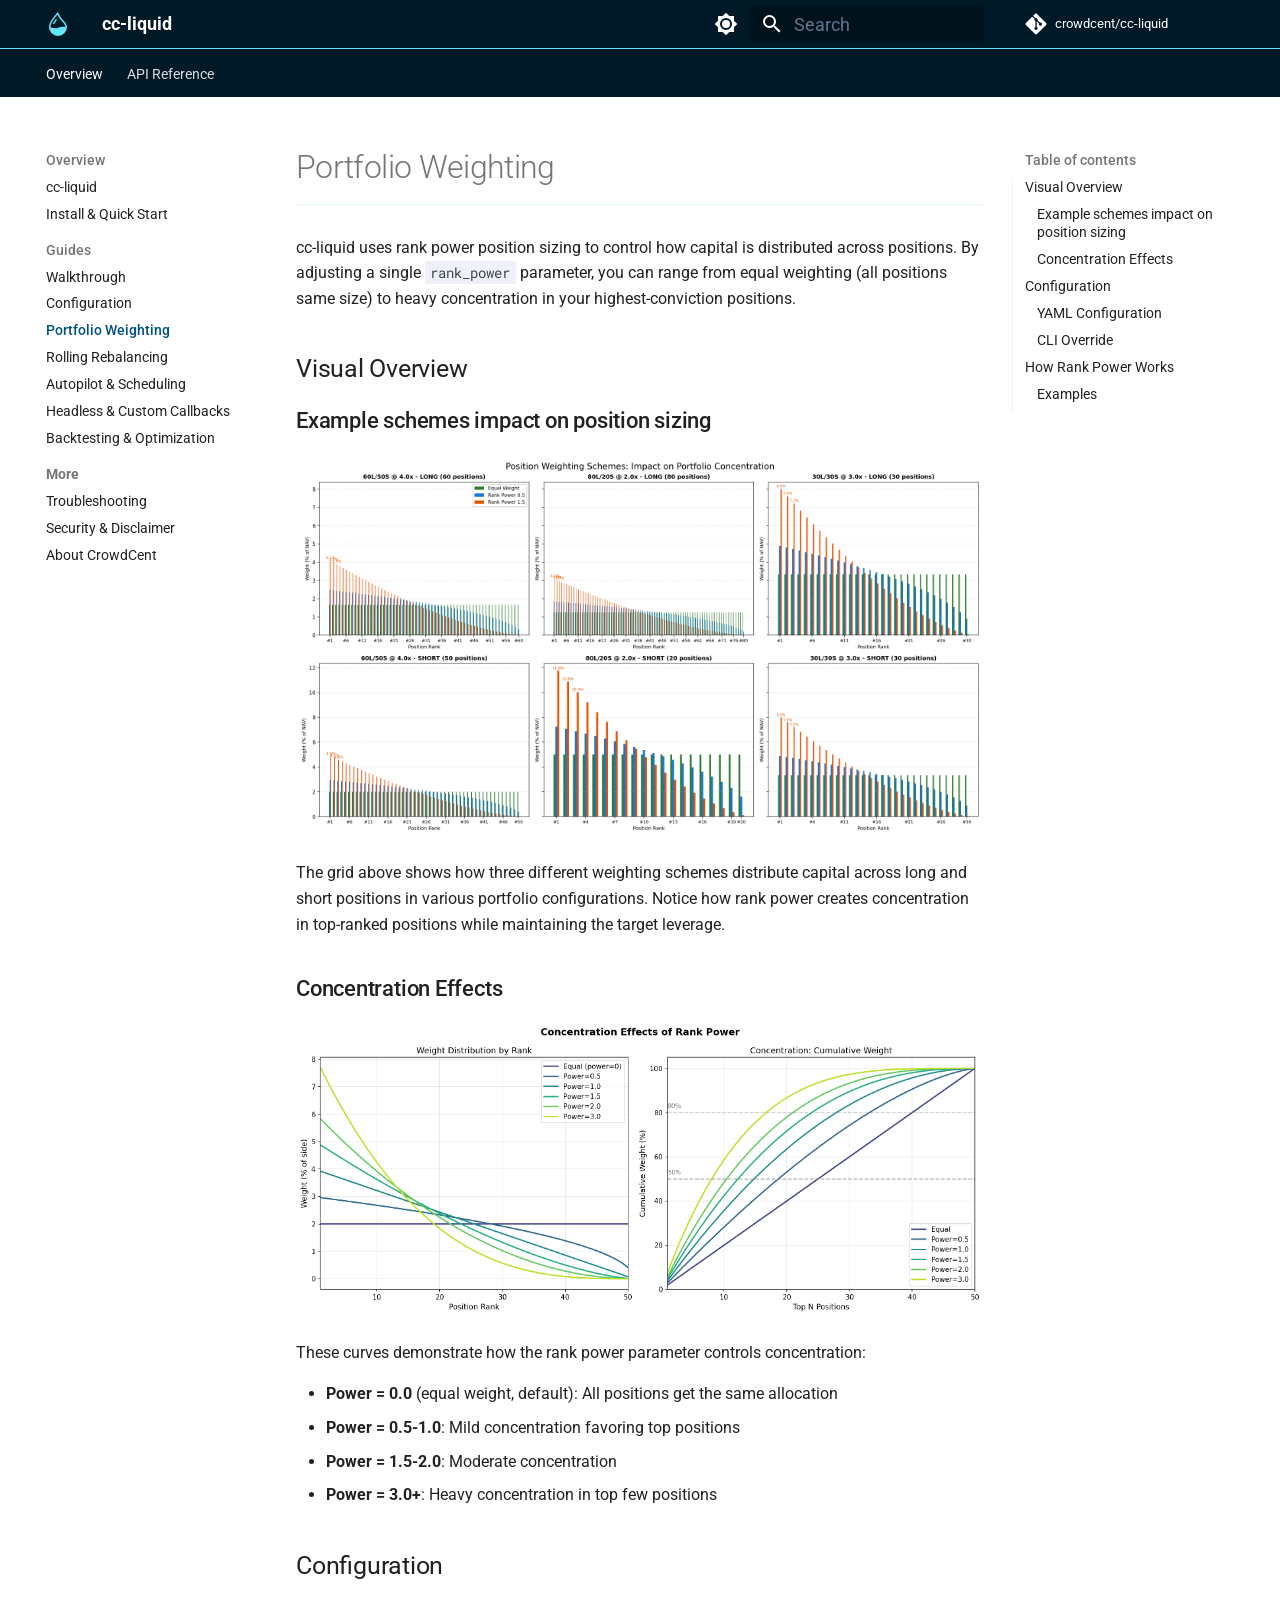
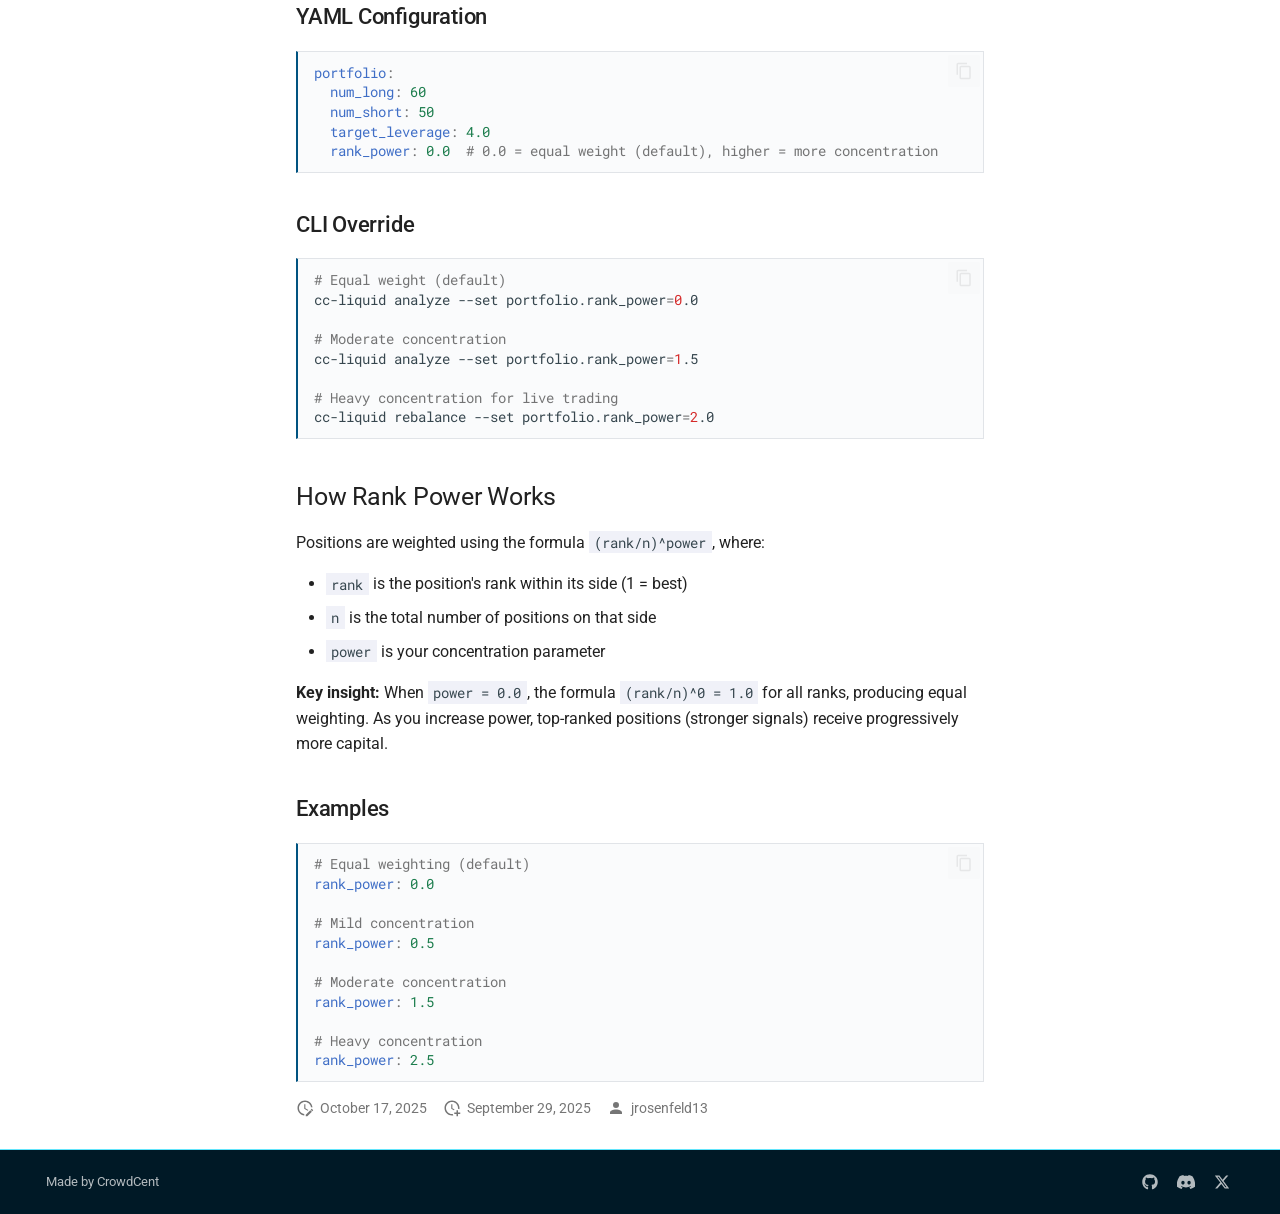
<file: portfolio-weighting/index.html>
<!doctype html>
<html lang="en" class="no-js">
  <head>
    
      <meta charset="utf-8">
      <meta name="viewport" content="width=device-width,initial-scale=1">
      
        <meta name="description" content="CrowdCent Hyperliquid Trading Bot Documentation">
      
      
        <meta name="author" content="CrowdCent">
      
      
        <link rel="canonical" href="https://crowdcent.github.io/cc-liquid/portfolio-weighting/">
      
      
        <link rel="prev" href="../configuration/">
      
      
        <link rel="next" href="../rolling-rebalancing/">
      
      
        
      
      
      <link rel="icon" href="../images/favicon.svg">
      <meta name="generator" content="mkdocs-1.6.1, mkdocs-material-9.7.0">
    
    
      
        <title>Portfolio Weighting - cc-liquid</title>
      
    
    
      <link rel="stylesheet" href="../assets/stylesheets/main.618322db.min.css">
      
        
        <link rel="stylesheet" href="../assets/stylesheets/palette.ab4e12ef.min.css">
      
      


    
    
      
    
    
      
        
        
        <link rel="preconnect" href="https://fonts.gstatic.com" crossorigin>
        <link rel="stylesheet" href="https://fonts.googleapis.com/css?family=Roboto:300,300i,400,400i,700,700i%7CRoboto+Mono:400,400i,700,700i&display=fallback">
        <style>:root{--md-text-font:"Roboto";--md-code-font:"Roboto Mono"}</style>
      
    
    
      <link rel="stylesheet" href="../assets/_mkdocstrings.css">
    
      <link rel="stylesheet" href="../stylesheets/extra.css">
    
    <script>__md_scope=new URL("..",location),__md_hash=e=>[...e].reduce(((e,_)=>(e<<5)-e+_.charCodeAt(0)),0),__md_get=(e,_=localStorage,t=__md_scope)=>JSON.parse(_.getItem(t.pathname+"."+e)),__md_set=(e,_,t=localStorage,a=__md_scope)=>{try{t.setItem(a.pathname+"."+e,JSON.stringify(_))}catch(e){}}</script>
    
      

    
    
  </head>
  
  
    
    
      
    
    
    
    
    <body dir="ltr" data-md-color-scheme="default" data-md-color-primary="blue-grey" data-md-color-accent="cyan">
  
    
    <input class="md-toggle" data-md-toggle="drawer" type="checkbox" id="__drawer" autocomplete="off">
    <input class="md-toggle" data-md-toggle="search" type="checkbox" id="__search" autocomplete="off">
    <label class="md-overlay" for="__drawer"></label>
    <div data-md-component="skip">
      
        
        <a href="#portfolio-weighting" class="md-skip">
          Skip to content
        </a>
      
    </div>
    <div data-md-component="announce">
      
    </div>
    
    
      

<header class="md-header" data-md-component="header">
  <nav class="md-header__inner md-grid" aria-label="Header">
    <a href=".." title="cc-liquid" class="md-header__button md-logo" aria-label="cc-liquid" data-md-component="logo">
      
  
  <svg xmlns="http://www.w3.org/2000/svg" width="16" height="16" fill="currentColor" viewBox="0 0 16 16">
  <path fill-rule="evenodd" d="M7.21.8C7.69.295 8 0 8 0q.164.544.371 1.038c.812 1.946 2.073 3.35 3.197 4.6C12.878 7.096 14 8.345 14 10a6 6 0 0 1-12 0C2 6.668 5.58 2.517 7.21.8m.413 1.021A31 31 0 0 0 5.794 3.99c-.726.95-1.436 2.008-1.96 3.07C3.304 8.133 3 9.138 3 10c0 0 2.5 1.5 5 .5s5-.5 5-.5c0-1.201-.796-2.157-2.181-3.7l-.03-.032C9.75 5.11 8.5 3.72 7.623 1.82z"/>
  <path fill-rule="evenodd" d="M4.553 7.776c.82-1.641 1.717-2.753 2.093-3.13l.708.708c-.29.29-1.128 1.311-1.907 2.87z"/>
</svg>


    </a>
    <label class="md-header__button md-icon" for="__drawer">
      
      <svg xmlns="http://www.w3.org/2000/svg" viewBox="0 0 24 24"><path d="M3 6h18v2H3zm0 5h18v2H3zm0 5h18v2H3z"/></svg>
    </label>
    <div class="md-header__title" data-md-component="header-title">
      <div class="md-header__ellipsis">
        <div class="md-header__topic">
          <span class="md-ellipsis">
            cc-liquid
          </span>
        </div>
        <div class="md-header__topic" data-md-component="header-topic">
          <span class="md-ellipsis">
            
              Portfolio Weighting
            
          </span>
        </div>
      </div>
    </div>
    
      
        <form class="md-header__option" data-md-component="palette">
  
    
    
    
    <input class="md-option" data-md-color-media="" data-md-color-scheme="default" data-md-color-primary="blue-grey" data-md-color-accent="cyan"  aria-label="Switch to dark mode"  type="radio" name="__palette" id="__palette_0">
    
      <label class="md-header__button md-icon" title="Switch to dark mode" for="__palette_1" hidden>
        <svg xmlns="http://www.w3.org/2000/svg" viewBox="0 0 24 24"><path d="M12 8a4 4 0 0 0-4 4 4 4 0 0 0 4 4 4 4 0 0 0 4-4 4 4 0 0 0-4-4m0 10a6 6 0 0 1-6-6 6 6 0 0 1 6-6 6 6 0 0 1 6 6 6 6 0 0 1-6 6m8-9.31V4h-4.69L12 .69 8.69 4H4v4.69L.69 12 4 15.31V20h4.69L12 23.31 15.31 20H20v-4.69L23.31 12z"/></svg>
      </label>
    
  
    
    
    
    <input class="md-option" data-md-color-media="" data-md-color-scheme="slate" data-md-color-primary="blue-grey" data-md-color-accent="cyan"  aria-label="Switch to light mode"  type="radio" name="__palette" id="__palette_1">
    
      <label class="md-header__button md-icon" title="Switch to light mode" for="__palette_0" hidden>
        <svg xmlns="http://www.w3.org/2000/svg" viewBox="0 0 24 24"><path d="M12 18c-.89 0-1.74-.2-2.5-.55C11.56 16.5 13 14.42 13 12s-1.44-4.5-3.5-5.45C10.26 6.2 11.11 6 12 6a6 6 0 0 1 6 6 6 6 0 0 1-6 6m8-9.31V4h-4.69L12 .69 8.69 4H4v4.69L.69 12 4 15.31V20h4.69L12 23.31 15.31 20H20v-4.69L23.31 12z"/></svg>
      </label>
    
  
</form>
      
    
    
      <script>var palette=__md_get("__palette");if(palette&&palette.color){if("(prefers-color-scheme)"===palette.color.media){var media=matchMedia("(prefers-color-scheme: light)"),input=document.querySelector(media.matches?"[data-md-color-media='(prefers-color-scheme: light)']":"[data-md-color-media='(prefers-color-scheme: dark)']");palette.color.media=input.getAttribute("data-md-color-media"),palette.color.scheme=input.getAttribute("data-md-color-scheme"),palette.color.primary=input.getAttribute("data-md-color-primary"),palette.color.accent=input.getAttribute("data-md-color-accent")}for(var[key,value]of Object.entries(palette.color))document.body.setAttribute("data-md-color-"+key,value)}</script>
    
    
    
      
      
        <label class="md-header__button md-icon" for="__search">
          
          <svg xmlns="http://www.w3.org/2000/svg" viewBox="0 0 24 24"><path d="M9.5 3A6.5 6.5 0 0 1 16 9.5c0 1.61-.59 3.09-1.56 4.23l.27.27h.79l5 5-1.5 1.5-5-5v-.79l-.27-.27A6.52 6.52 0 0 1 9.5 16 6.5 6.5 0 0 1 3 9.5 6.5 6.5 0 0 1 9.5 3m0 2C7 5 5 7 5 9.5S7 14 9.5 14 14 12 14 9.5 12 5 9.5 5"/></svg>
        </label>
        <div class="md-search" data-md-component="search" role="dialog">
  <label class="md-search__overlay" for="__search"></label>
  <div class="md-search__inner" role="search">
    <form class="md-search__form" name="search">
      <input type="text" class="md-search__input" name="query" aria-label="Search" placeholder="Search" autocapitalize="off" autocorrect="off" autocomplete="off" spellcheck="false" data-md-component="search-query" required>
      <label class="md-search__icon md-icon" for="__search">
        
        <svg xmlns="http://www.w3.org/2000/svg" viewBox="0 0 24 24"><path d="M9.5 3A6.5 6.5 0 0 1 16 9.5c0 1.61-.59 3.09-1.56 4.23l.27.27h.79l5 5-1.5 1.5-5-5v-.79l-.27-.27A6.52 6.52 0 0 1 9.5 16 6.5 6.5 0 0 1 3 9.5 6.5 6.5 0 0 1 9.5 3m0 2C7 5 5 7 5 9.5S7 14 9.5 14 14 12 14 9.5 12 5 9.5 5"/></svg>
        
        <svg xmlns="http://www.w3.org/2000/svg" viewBox="0 0 24 24"><path d="M20 11v2H8l5.5 5.5-1.42 1.42L4.16 12l7.92-7.92L13.5 5.5 8 11z"/></svg>
      </label>
      <nav class="md-search__options" aria-label="Search">
        
        <button type="reset" class="md-search__icon md-icon" title="Clear" aria-label="Clear" tabindex="-1">
          
          <svg xmlns="http://www.w3.org/2000/svg" viewBox="0 0 24 24"><path d="M19 6.41 17.59 5 12 10.59 6.41 5 5 6.41 10.59 12 5 17.59 6.41 19 12 13.41 17.59 19 19 17.59 13.41 12z"/></svg>
        </button>
      </nav>
      
        <div class="md-search__suggest" data-md-component="search-suggest"></div>
      
    </form>
    <div class="md-search__output">
      <div class="md-search__scrollwrap" tabindex="0" data-md-scrollfix>
        <div class="md-search-result" data-md-component="search-result">
          <div class="md-search-result__meta">
            Initializing search
          </div>
          <ol class="md-search-result__list" role="presentation"></ol>
        </div>
      </div>
    </div>
  </div>
</div>
      
    
    
      <div class="md-header__source">
        <a href="https://github.com/crowdcent/cc-liquid" title="Go to repository" class="md-source" data-md-component="source">
  <div class="md-source__icon md-icon">
    
    <svg xmlns="http://www.w3.org/2000/svg" viewBox="0 0 448 512"><!--! Font Awesome Free 7.1.0 by @fontawesome - https://fontawesome.com License - https://fontawesome.com/license/free (Icons: CC BY 4.0, Fonts: SIL OFL 1.1, Code: MIT License) Copyright 2025 Fonticons, Inc.--><path d="M439.6 236.1 244 40.5c-5.4-5.5-12.8-8.5-20.4-8.5s-15 3-20.4 8.4L162.5 81l51.5 51.5c27.1-9.1 52.7 16.8 43.4 43.7l49.7 49.7c34.2-11.8 61.2 31 35.5 56.7-26.5 26.5-70.2-2.9-56-37.3L240.3 199v121.9c25.3 12.5 22.3 41.8 9.1 55-6.4 6.4-15.2 10.1-24.3 10.1s-17.8-3.6-24.3-10.1c-17.6-17.6-11.1-46.9 11.2-56v-123c-20.8-8.5-24.6-30.7-18.6-45L142.6 101 8.5 235.1C3 240.6 0 247.9 0 255.5s3 15 8.5 20.4l195.6 195.7c5.4 5.4 12.7 8.4 20.4 8.4s15-3 20.4-8.4l194.7-194.7c5.4-5.4 8.4-12.8 8.4-20.4s-3-15-8.4-20.4"/></svg>
  </div>
  <div class="md-source__repository">
    crowdcent/cc-liquid
  </div>
</a>
      </div>
    
  </nav>
  
</header>
    
    <div class="md-container" data-md-component="container">
      
      
        
          
            
<nav class="md-tabs" aria-label="Tabs" data-md-component="tabs">
  <div class="md-grid">
    <ul class="md-tabs__list">
      
        
  
  
  
    
  
  
    
    
      <li class="md-tabs__item md-tabs__item--active">
        <a href=".." class="md-tabs__link">
          
  
  
  Overview

        </a>
      </li>
    
  

      
        
  
  
  
  
    
    
      <li class="md-tabs__item">
        <a href="../api/cli/" class="md-tabs__link">
          
  
  
  API Reference

        </a>
      </li>
    
  

      
    </ul>
  </div>
</nav>
          
        
      
      <main class="md-main" data-md-component="main">
        <div class="md-main__inner md-grid">
          
            
              
              <div class="md-sidebar md-sidebar--primary" data-md-component="sidebar" data-md-type="navigation" >
                <div class="md-sidebar__scrollwrap">
                  <div class="md-sidebar__inner">
                    


  


<nav class="md-nav md-nav--primary md-nav--lifted" aria-label="Navigation" data-md-level="0">
  <label class="md-nav__title" for="__drawer">
    <a href=".." title="cc-liquid" class="md-nav__button md-logo" aria-label="cc-liquid" data-md-component="logo">
      
  
  <svg xmlns="http://www.w3.org/2000/svg" width="16" height="16" fill="currentColor" viewBox="0 0 16 16">
  <path fill-rule="evenodd" d="M7.21.8C7.69.295 8 0 8 0q.164.544.371 1.038c.812 1.946 2.073 3.35 3.197 4.6C12.878 7.096 14 8.345 14 10a6 6 0 0 1-12 0C2 6.668 5.58 2.517 7.21.8m.413 1.021A31 31 0 0 0 5.794 3.99c-.726.95-1.436 2.008-1.96 3.07C3.304 8.133 3 9.138 3 10c0 0 2.5 1.5 5 .5s5-.5 5-.5c0-1.201-.796-2.157-2.181-3.7l-.03-.032C9.75 5.11 8.5 3.72 7.623 1.82z"/>
  <path fill-rule="evenodd" d="M4.553 7.776c.82-1.641 1.717-2.753 2.093-3.13l.708.708c-.29.29-1.128 1.311-1.907 2.87z"/>
</svg>


    </a>
    cc-liquid
  </label>
  
    <div class="md-nav__source">
      <a href="https://github.com/crowdcent/cc-liquid" title="Go to repository" class="md-source" data-md-component="source">
  <div class="md-source__icon md-icon">
    
    <svg xmlns="http://www.w3.org/2000/svg" viewBox="0 0 448 512"><!--! Font Awesome Free 7.1.0 by @fontawesome - https://fontawesome.com License - https://fontawesome.com/license/free (Icons: CC BY 4.0, Fonts: SIL OFL 1.1, Code: MIT License) Copyright 2025 Fonticons, Inc.--><path d="M439.6 236.1 244 40.5c-5.4-5.5-12.8-8.5-20.4-8.5s-15 3-20.4 8.4L162.5 81l51.5 51.5c27.1-9.1 52.7 16.8 43.4 43.7l49.7 49.7c34.2-11.8 61.2 31 35.5 56.7-26.5 26.5-70.2-2.9-56-37.3L240.3 199v121.9c25.3 12.5 22.3 41.8 9.1 55-6.4 6.4-15.2 10.1-24.3 10.1s-17.8-3.6-24.3-10.1c-17.6-17.6-11.1-46.9 11.2-56v-123c-20.8-8.5-24.6-30.7-18.6-45L142.6 101 8.5 235.1C3 240.6 0 247.9 0 255.5s3 15 8.5 20.4l195.6 195.7c5.4 5.4 12.7 8.4 20.4 8.4s15-3 20.4-8.4l194.7-194.7c5.4-5.4 8.4-12.8 8.4-20.4s-3-15-8.4-20.4"/></svg>
  </div>
  <div class="md-source__repository">
    crowdcent/cc-liquid
  </div>
</a>
    </div>
  
  <ul class="md-nav__list" data-md-scrollfix>
    
      
      
  
  
    
  
  
  
    
    
    
    
      
        
        
      
      
        
      
    
    
    <li class="md-nav__item md-nav__item--active md-nav__item--section md-nav__item--nested">
      
        
        
        <input class="md-nav__toggle md-toggle " type="checkbox" id="__nav_1" checked>
        
          
          <label class="md-nav__link" for="__nav_1" id="__nav_1_label" tabindex="">
            
  
  
  <span class="md-ellipsis">
    
  
    Overview
  

    
  </span>
  
  

            <span class="md-nav__icon md-icon"></span>
          </label>
        
        <nav class="md-nav" data-md-level="1" aria-labelledby="__nav_1_label" aria-expanded="true">
          <label class="md-nav__title" for="__nav_1">
            <span class="md-nav__icon md-icon"></span>
            
  
    Overview
  

          </label>
          <ul class="md-nav__list" data-md-scrollfix>
            
              
                
  
  
  
  
    <li class="md-nav__item">
      <a href=".." class="md-nav__link">
        
  
  
  <span class="md-ellipsis">
    
  
    cc-liquid
  

    
  </span>
  
  

      </a>
    </li>
  

              
            
              
                
  
  
  
  
    <li class="md-nav__item">
      <a href="../install-quickstart/" class="md-nav__link">
        
  
  
  <span class="md-ellipsis">
    
  
    Install & Quick Start
  

    
  </span>
  
  

      </a>
    </li>
  

              
            
              
                
  
  
    
  
  
  
    
    
    
    
      
      
        
          
          
        
      
    
    
    <li class="md-nav__item md-nav__item--active md-nav__item--section md-nav__item--nested">
      
        
        
        <input class="md-nav__toggle md-toggle " type="checkbox" id="__nav_1_3" checked>
        
          
          <label class="md-nav__link" for="__nav_1_3" id="__nav_1_3_label" tabindex="">
            
  
  
  <span class="md-ellipsis">
    
  
    Guides
  

    
  </span>
  
  

            <span class="md-nav__icon md-icon"></span>
          </label>
        
        <nav class="md-nav" data-md-level="2" aria-labelledby="__nav_1_3_label" aria-expanded="true">
          <label class="md-nav__title" for="__nav_1_3">
            <span class="md-nav__icon md-icon"></span>
            
  
    Guides
  

          </label>
          <ul class="md-nav__list" data-md-scrollfix>
            
              
                
  
  
  
  
    <li class="md-nav__item">
      <a href="../walkthrough/" class="md-nav__link">
        
  
  
  <span class="md-ellipsis">
    
  
    Walkthrough
  

    
  </span>
  
  

      </a>
    </li>
  

              
            
              
                
  
  
  
  
    <li class="md-nav__item">
      <a href="../configuration/" class="md-nav__link">
        
  
  
  <span class="md-ellipsis">
    
  
    Configuration
  

    
  </span>
  
  

      </a>
    </li>
  

              
            
              
                
  
  
    
  
  
  
    <li class="md-nav__item md-nav__item--active">
      
      <input class="md-nav__toggle md-toggle" type="checkbox" id="__toc">
      
      
        
      
      
        <label class="md-nav__link md-nav__link--active" for="__toc">
          
  
  
  <span class="md-ellipsis">
    
  
    Portfolio Weighting
  

    
  </span>
  
  

          <span class="md-nav__icon md-icon"></span>
        </label>
      
      <a href="./" class="md-nav__link md-nav__link--active">
        
  
  
  <span class="md-ellipsis">
    
  
    Portfolio Weighting
  

    
  </span>
  
  

      </a>
      
        

<nav class="md-nav md-nav--secondary" aria-label="Table of contents">
  
  
  
    
  
  
    <label class="md-nav__title" for="__toc">
      <span class="md-nav__icon md-icon"></span>
      Table of contents
    </label>
    <ul class="md-nav__list" data-md-component="toc" data-md-scrollfix>
      
        <li class="md-nav__item">
  <a href="#visual-overview" class="md-nav__link">
    <span class="md-ellipsis">
      
        Visual Overview
      
    </span>
  </a>
  
    <nav class="md-nav" aria-label="Visual Overview">
      <ul class="md-nav__list">
        
          <li class="md-nav__item">
  <a href="#example-schemes-impact-on-position-sizing" class="md-nav__link">
    <span class="md-ellipsis">
      
        Example schemes impact on position sizing
      
    </span>
  </a>
  
</li>
        
          <li class="md-nav__item">
  <a href="#concentration-effects" class="md-nav__link">
    <span class="md-ellipsis">
      
        Concentration Effects
      
    </span>
  </a>
  
</li>
        
      </ul>
    </nav>
  
</li>
      
        <li class="md-nav__item">
  <a href="#configuration" class="md-nav__link">
    <span class="md-ellipsis">
      
        Configuration
      
    </span>
  </a>
  
    <nav class="md-nav" aria-label="Configuration">
      <ul class="md-nav__list">
        
          <li class="md-nav__item">
  <a href="#yaml-configuration" class="md-nav__link">
    <span class="md-ellipsis">
      
        YAML Configuration
      
    </span>
  </a>
  
</li>
        
          <li class="md-nav__item">
  <a href="#cli-override" class="md-nav__link">
    <span class="md-ellipsis">
      
        CLI Override
      
    </span>
  </a>
  
</li>
        
      </ul>
    </nav>
  
</li>
      
        <li class="md-nav__item">
  <a href="#how-rank-power-works" class="md-nav__link">
    <span class="md-ellipsis">
      
        How Rank Power Works
      
    </span>
  </a>
  
    <nav class="md-nav" aria-label="How Rank Power Works">
      <ul class="md-nav__list">
        
          <li class="md-nav__item">
  <a href="#examples" class="md-nav__link">
    <span class="md-ellipsis">
      
        Examples
      
    </span>
  </a>
  
</li>
        
      </ul>
    </nav>
  
</li>
      
    </ul>
  
</nav>
      
    </li>
  

              
            
              
                
  
  
  
  
    <li class="md-nav__item">
      <a href="../rolling-rebalancing/" class="md-nav__link">
        
  
  
  <span class="md-ellipsis">
    
  
    Rolling Rebalancing
  

    
  </span>
  
  

      </a>
    </li>
  

              
            
              
                
  
  
  
  
    <li class="md-nav__item">
      <a href="../autopilot/" class="md-nav__link">
        
  
  
  <span class="md-ellipsis">
    
  
    Autopilot & Scheduling
  

    
  </span>
  
  

      </a>
    </li>
  

              
            
              
                
  
  
  
  
    <li class="md-nav__item">
      <a href="../headless/" class="md-nav__link">
        
  
  
  <span class="md-ellipsis">
    
  
    Headless & Custom Callbacks
  

    
  </span>
  
  

      </a>
    </li>
  

              
            
              
                
  
  
  
  
    <li class="md-nav__item">
      <a href="../backtesting/" class="md-nav__link">
        
  
  
  <span class="md-ellipsis">
    
  
    Backtesting & Optimization
  

    
  </span>
  
  

      </a>
    </li>
  

              
            
          </ul>
        </nav>
      
    </li>
  

              
            
              
                
  
  
  
  
    
    
    
    
      
      
        
          
          
        
      
    
    
    <li class="md-nav__item md-nav__item--section md-nav__item--nested">
      
        
        
          
        
        <input class="md-nav__toggle md-toggle md-toggle--indeterminate" type="checkbox" id="__nav_1_4" >
        
          
          <label class="md-nav__link" for="__nav_1_4" id="__nav_1_4_label" tabindex="">
            
  
  
  <span class="md-ellipsis">
    
  
    More
  

    
  </span>
  
  

            <span class="md-nav__icon md-icon"></span>
          </label>
        
        <nav class="md-nav" data-md-level="2" aria-labelledby="__nav_1_4_label" aria-expanded="false">
          <label class="md-nav__title" for="__nav_1_4">
            <span class="md-nav__icon md-icon"></span>
            
  
    More
  

          </label>
          <ul class="md-nav__list" data-md-scrollfix>
            
              
                
  
  
  
  
    <li class="md-nav__item">
      <a href="../troubleshooting/" class="md-nav__link">
        
  
  
  <span class="md-ellipsis">
    
  
    Troubleshooting
  

    
  </span>
  
  

      </a>
    </li>
  

              
            
              
                
  
  
  
  
    <li class="md-nav__item">
      <a href="../security/" class="md-nav__link">
        
  
  
  <span class="md-ellipsis">
    
  
    Security & Disclaimer
  

    
  </span>
  
  

      </a>
    </li>
  

              
            
              
                
  
  
  
  
    <li class="md-nav__item">
      <a href="https://crowdcent.com/about/" class="md-nav__link">
        
  
  
  <span class="md-ellipsis">
    
  
    About CrowdCent
  

    
  </span>
  
  

      </a>
    </li>
  

              
            
          </ul>
        </nav>
      
    </li>
  

              
            
          </ul>
        </nav>
      
    </li>
  

    
      
      
  
  
  
  
    
    
    
    
      
      
        
      
    
    
    <li class="md-nav__item md-nav__item--nested">
      
        
        
          
        
        <input class="md-nav__toggle md-toggle md-toggle--indeterminate" type="checkbox" id="__nav_2" >
        
          
          <label class="md-nav__link" for="__nav_2" id="__nav_2_label" tabindex="0">
            
  
  
  <span class="md-ellipsis">
    
  
    API Reference
  

    
  </span>
  
  

            <span class="md-nav__icon md-icon"></span>
          </label>
        
        <nav class="md-nav" data-md-level="1" aria-labelledby="__nav_2_label" aria-expanded="false">
          <label class="md-nav__title" for="__nav_2">
            <span class="md-nav__icon md-icon"></span>
            
  
    API Reference
  

          </label>
          <ul class="md-nav__list" data-md-scrollfix>
            
              
                
  
  
  
  
    <li class="md-nav__item">
      <a href="../api/cli/" class="md-nav__link">
        
  
  
  <span class="md-ellipsis">
    
  
    CLI
  

    
  </span>
  
  

      </a>
    </li>
  

              
            
              
                
  
  
  
  
    <li class="md-nav__item">
      <a href="../api/python/" class="md-nav__link">
        
  
  
  <span class="md-ellipsis">
    
  
    Python API
  

    
  </span>
  
  

      </a>
    </li>
  

              
            
          </ul>
        </nav>
      
    </li>
  

    
  </ul>
</nav>
                  </div>
                </div>
              </div>
            
            
              
              <div class="md-sidebar md-sidebar--secondary" data-md-component="sidebar" data-md-type="toc" >
                <div class="md-sidebar__scrollwrap">
                  <div class="md-sidebar__inner">
                    

<nav class="md-nav md-nav--secondary" aria-label="Table of contents">
  
  
  
    
  
  
    <label class="md-nav__title" for="__toc">
      <span class="md-nav__icon md-icon"></span>
      Table of contents
    </label>
    <ul class="md-nav__list" data-md-component="toc" data-md-scrollfix>
      
        <li class="md-nav__item">
  <a href="#visual-overview" class="md-nav__link">
    <span class="md-ellipsis">
      
        Visual Overview
      
    </span>
  </a>
  
    <nav class="md-nav" aria-label="Visual Overview">
      <ul class="md-nav__list">
        
          <li class="md-nav__item">
  <a href="#example-schemes-impact-on-position-sizing" class="md-nav__link">
    <span class="md-ellipsis">
      
        Example schemes impact on position sizing
      
    </span>
  </a>
  
</li>
        
          <li class="md-nav__item">
  <a href="#concentration-effects" class="md-nav__link">
    <span class="md-ellipsis">
      
        Concentration Effects
      
    </span>
  </a>
  
</li>
        
      </ul>
    </nav>
  
</li>
      
        <li class="md-nav__item">
  <a href="#configuration" class="md-nav__link">
    <span class="md-ellipsis">
      
        Configuration
      
    </span>
  </a>
  
    <nav class="md-nav" aria-label="Configuration">
      <ul class="md-nav__list">
        
          <li class="md-nav__item">
  <a href="#yaml-configuration" class="md-nav__link">
    <span class="md-ellipsis">
      
        YAML Configuration
      
    </span>
  </a>
  
</li>
        
          <li class="md-nav__item">
  <a href="#cli-override" class="md-nav__link">
    <span class="md-ellipsis">
      
        CLI Override
      
    </span>
  </a>
  
</li>
        
      </ul>
    </nav>
  
</li>
      
        <li class="md-nav__item">
  <a href="#how-rank-power-works" class="md-nav__link">
    <span class="md-ellipsis">
      
        How Rank Power Works
      
    </span>
  </a>
  
    <nav class="md-nav" aria-label="How Rank Power Works">
      <ul class="md-nav__list">
        
          <li class="md-nav__item">
  <a href="#examples" class="md-nav__link">
    <span class="md-ellipsis">
      
        Examples
      
    </span>
  </a>
  
</li>
        
      </ul>
    </nav>
  
</li>
      
    </ul>
  
</nav>
                  </div>
                </div>
              </div>
            
          
          
            <div class="md-content" data-md-component="content">
              
              <article class="md-content__inner md-typeset">
                
                  


  
  


<h1 id="portfolio-weighting">Portfolio Weighting</h1>
<p>cc-liquid uses rank power position sizing to control how capital is distributed across positions. By adjusting a single <code>rank_power</code> parameter, you can range from equal weighting (all positions same size) to heavy concentration in your highest-conviction positions.</p>
<h2 id="visual-overview">Visual Overview</h2>
<h3 id="example-schemes-impact-on-position-sizing">Example schemes impact on position sizing</h3>
<p><img alt="Portfolio Weighting Grid" src="../assets/weighting_schemes_grid.png" /></p>
<p>The grid above shows how three different weighting schemes distribute capital across long and short positions in various portfolio configurations. Notice how rank power creates concentration in top-ranked positions while maintaining the target leverage.</p>
<h3 id="concentration-effects">Concentration Effects</h3>
<p><img alt="Concentration Curves" src="../assets/concentration_curves.png" /></p>
<p>These curves demonstrate how the rank power parameter controls concentration:</p>
<ul>
<li><strong>Power = 0.0</strong> (equal weight, default): All positions get the same allocation</li>
<li><strong>Power = 0.5-1.0</strong>: Mild concentration favoring top positions  </li>
<li><strong>Power = 1.5-2.0</strong>: Moderate concentration</li>
<li><strong>Power = 3.0+</strong>: Heavy concentration in top few positions</li>
</ul>
<h2 id="configuration">Configuration</h2>
<h3 id="yaml-configuration">YAML Configuration</h3>
<div class="highlight"><pre><span></span><code><a id="__codelineno-0-1" name="__codelineno-0-1" href="#__codelineno-0-1"></a><span class="nt">portfolio</span><span class="p">:</span>
<a id="__codelineno-0-2" name="__codelineno-0-2" href="#__codelineno-0-2"></a><span class="w">  </span><span class="nt">num_long</span><span class="p">:</span><span class="w"> </span><span class="l l-Scalar l-Scalar-Plain">60</span>
<a id="__codelineno-0-3" name="__codelineno-0-3" href="#__codelineno-0-3"></a><span class="w">  </span><span class="nt">num_short</span><span class="p">:</span><span class="w"> </span><span class="l l-Scalar l-Scalar-Plain">50</span>
<a id="__codelineno-0-4" name="__codelineno-0-4" href="#__codelineno-0-4"></a><span class="w">  </span><span class="nt">target_leverage</span><span class="p">:</span><span class="w"> </span><span class="l l-Scalar l-Scalar-Plain">4.0</span>
<a id="__codelineno-0-5" name="__codelineno-0-5" href="#__codelineno-0-5"></a><span class="w">  </span><span class="nt">rank_power</span><span class="p">:</span><span class="w"> </span><span class="l l-Scalar l-Scalar-Plain">0.0</span><span class="w">  </span><span class="c1"># 0.0 = equal weight (default), higher = more concentration</span>
</code></pre></div>
<h3 id="cli-override">CLI Override</h3>
<div class="highlight"><pre><span></span><code><a id="__codelineno-1-1" name="__codelineno-1-1" href="#__codelineno-1-1"></a><span class="c1"># Equal weight (default)</span>
<a id="__codelineno-1-2" name="__codelineno-1-2" href="#__codelineno-1-2"></a>cc-liquid<span class="w"> </span>analyze<span class="w"> </span>--set<span class="w"> </span>portfolio.rank_power<span class="o">=</span><span class="m">0</span>.0
<a id="__codelineno-1-3" name="__codelineno-1-3" href="#__codelineno-1-3"></a>
<a id="__codelineno-1-4" name="__codelineno-1-4" href="#__codelineno-1-4"></a><span class="c1"># Moderate concentration</span>
<a id="__codelineno-1-5" name="__codelineno-1-5" href="#__codelineno-1-5"></a>cc-liquid<span class="w"> </span>analyze<span class="w"> </span>--set<span class="w"> </span>portfolio.rank_power<span class="o">=</span><span class="m">1</span>.5
<a id="__codelineno-1-6" name="__codelineno-1-6" href="#__codelineno-1-6"></a>
<a id="__codelineno-1-7" name="__codelineno-1-7" href="#__codelineno-1-7"></a><span class="c1"># Heavy concentration for live trading</span>
<a id="__codelineno-1-8" name="__codelineno-1-8" href="#__codelineno-1-8"></a>cc-liquid<span class="w"> </span>rebalance<span class="w"> </span>--set<span class="w"> </span>portfolio.rank_power<span class="o">=</span><span class="m">2</span>.0
</code></pre></div>
<h2 id="how-rank-power-works">How Rank Power Works</h2>
<p>Positions are weighted using the formula <code>(rank/n)^power</code>, where:</p>
<ul>
<li><code>rank</code> is the position's rank within its side (1 = best)</li>
<li><code>n</code> is the total number of positions on that side</li>
<li><code>power</code> is your concentration parameter</li>
</ul>
<p><strong>Key insight:</strong> When <code>power = 0.0</code>, the formula <code>(rank/n)^0 = 1.0</code> for all ranks, producing equal weighting. As you increase power, top-ranked positions (stronger signals) receive progressively more capital.</p>
<h3 id="examples">Examples</h3>
<div class="highlight"><pre><span></span><code><a id="__codelineno-2-1" name="__codelineno-2-1" href="#__codelineno-2-1"></a><span class="c1"># Equal weighting (default)</span>
<a id="__codelineno-2-2" name="__codelineno-2-2" href="#__codelineno-2-2"></a><span class="nt">rank_power</span><span class="p">:</span><span class="w"> </span><span class="l l-Scalar l-Scalar-Plain">0.0</span>
<a id="__codelineno-2-3" name="__codelineno-2-3" href="#__codelineno-2-3"></a>
<a id="__codelineno-2-4" name="__codelineno-2-4" href="#__codelineno-2-4"></a><span class="c1"># Mild concentration</span>
<a id="__codelineno-2-5" name="__codelineno-2-5" href="#__codelineno-2-5"></a><span class="nt">rank_power</span><span class="p">:</span><span class="w"> </span><span class="l l-Scalar l-Scalar-Plain">0.5</span>
<a id="__codelineno-2-6" name="__codelineno-2-6" href="#__codelineno-2-6"></a>
<a id="__codelineno-2-7" name="__codelineno-2-7" href="#__codelineno-2-7"></a><span class="c1"># Moderate concentration</span>
<a id="__codelineno-2-8" name="__codelineno-2-8" href="#__codelineno-2-8"></a><span class="nt">rank_power</span><span class="p">:</span><span class="w"> </span><span class="l l-Scalar l-Scalar-Plain">1.5</span>
<a id="__codelineno-2-9" name="__codelineno-2-9" href="#__codelineno-2-9"></a>
<a id="__codelineno-2-10" name="__codelineno-2-10" href="#__codelineno-2-10"></a><span class="c1"># Heavy concentration</span>
<a id="__codelineno-2-11" name="__codelineno-2-11" href="#__codelineno-2-11"></a><span class="nt">rank_power</span><span class="p">:</span><span class="w"> </span><span class="l l-Scalar l-Scalar-Plain">2.5</span>
</code></pre></div>







  
    
  
  
    
  


  <aside class="md-source-file">
    
      
  <span class="md-source-file__fact">
    <span class="md-icon" title="Last update">
      <svg xmlns="http://www.w3.org/2000/svg" viewBox="0 0 24 24"><path d="M21 13.1c-.1 0-.3.1-.4.2l-1 1 2.1 2.1 1-1c.2-.2.2-.6 0-.8l-1.3-1.3c-.1-.1-.2-.2-.4-.2m-1.9 1.8-6.1 6V23h2.1l6.1-6.1zM12.5 7v5.2l4 2.4-1 1L11 13V7zM11 21.9c-5.1-.5-9-4.8-9-9.9C2 6.5 6.5 2 12 2c5.3 0 9.6 4.1 10 9.3-.3-.1-.6-.2-1-.2s-.7.1-1 .2C19.6 7.2 16.2 4 12 4c-4.4 0-8 3.6-8 8 0 4.1 3.1 7.5 7.1 7.9l-.1.2z"/></svg>
    </span>
    <span class="git-revision-date-localized-plugin git-revision-date-localized-plugin-date" title="October 17, 2025 14:09:12 UTC">October 17, 2025</span>
  </span>

    
    
      
  <span class="md-source-file__fact">
    <span class="md-icon" title="Created">
      <svg xmlns="http://www.w3.org/2000/svg" viewBox="0 0 24 24"><path d="M14.47 15.08 11 13V7h1.5v5.25l3.08 1.83c-.41.28-.79.62-1.11 1m-1.39 4.84c-.36.05-.71.08-1.08.08-4.42 0-8-3.58-8-8s3.58-8 8-8 8 3.58 8 8c0 .37-.03.72-.08 1.08.69.1 1.33.32 1.92.64.1-.56.16-1.13.16-1.72 0-5.5-4.5-10-10-10S2 6.5 2 12s4.47 10 10 10c.59 0 1.16-.06 1.72-.16-.32-.59-.54-1.23-.64-1.92M18 15v3h-3v2h3v3h2v-3h3v-2h-3v-3z"/></svg>
    </span>
    <span class="git-revision-date-localized-plugin git-revision-date-localized-plugin-date" title="September 29, 2025 16:57:00 UTC">September 29, 2025</span>
  </span>

    
    
      
  
  <span class="md-source-file__fact">
    <span class="md-icon" title="Contributors">
      
        <svg xmlns="http://www.w3.org/2000/svg" viewBox="0 0 24 24"><path d="M12 4a4 4 0 0 1 4 4 4 4 0 0 1-4 4 4 4 0 0 1-4-4 4 4 0 0 1 4-4m0 10c4.42 0 8 1.79 8 4v2H4v-2c0-2.21 3.58-4 8-4"/></svg>
      
    </span>
    <nav>
      jrosenfeld13
    </nav>
  </span>

    
    
  </aside>





                
              </article>
            </div>
          
          
  <script>var tabs=__md_get("__tabs");if(Array.isArray(tabs))e:for(var set of document.querySelectorAll(".tabbed-set")){var labels=set.querySelector(".tabbed-labels");for(var tab of tabs)for(var label of labels.getElementsByTagName("label"))if(label.innerText.trim()===tab){var input=document.getElementById(label.htmlFor);input.checked=!0;continue e}}</script>

<script>var target=document.getElementById(location.hash.slice(1));target&&target.name&&(target.checked=target.name.startsWith("__tabbed_"))</script>
        </div>
        
          <button type="button" class="md-top md-icon" data-md-component="top" hidden>
  
  <svg xmlns="http://www.w3.org/2000/svg" viewBox="0 0 24 24"><path d="M13 20h-2V8l-5.5 5.5-1.42-1.42L12 4.16l7.92 7.92-1.42 1.42L13 8z"/></svg>
  Back to top
</button>
        
      </main>
      
        <footer class="md-footer">
  
  <div class="md-footer-meta md-typeset">
    <div class="md-footer-meta__inner md-grid">
      <div class="md-copyright">
  
    <div class="md-copyright__highlight">
      Made by CrowdCent
    </div>
  
  
</div>
      
        
<div class="md-social">
  
    
    
    
    
      
      
    
    <a href="https://github.com/crowdcent/cc-liquid" target="_blank" rel="noopener" title="github.com" class="md-social__link">
      <svg xmlns="http://www.w3.org/2000/svg" viewBox="0 0 512 512"><!--! Font Awesome Free 7.1.0 by @fontawesome - https://fontawesome.com License - https://fontawesome.com/license/free (Icons: CC BY 4.0, Fonts: SIL OFL 1.1, Code: MIT License) Copyright 2025 Fonticons, Inc.--><path d="M173.9 397.4c0 2-2.3 3.6-5.2 3.6-3.3.3-5.6-1.3-5.6-3.6 0-2 2.3-3.6 5.2-3.6 3-.3 5.6 1.3 5.6 3.6m-31.1-4.5c-.7 2 1.3 4.3 4.3 4.9 2.6 1 5.6 0 6.2-2s-1.3-4.3-4.3-5.2c-2.6-.7-5.5.3-6.2 2.3m44.2-1.7c-2.9.7-4.9 2.6-4.6 4.9.3 2 2.9 3.3 5.9 2.6 2.9-.7 4.9-2.6 4.6-4.6-.3-1.9-3-3.2-5.9-2.9M252.8 8C114.1 8 8 113.3 8 252c0 110.9 69.8 205.8 169.5 239.2 12.8 2.3 17.3-5.6 17.3-12.1 0-6.2-.3-40.4-.3-61.4 0 0-70 15-84.7-29.8 0 0-11.4-29.1-27.8-36.6 0 0-22.9-15.7 1.6-15.4 0 0 24.9 2 38.6 25.8 21.9 38.6 58.6 27.5 72.9 20.9 2.3-16 8.8-27.1 16-33.7-55.9-6.2-112.3-14.3-112.3-110.5 0-27.5 7.6-41.3 23.6-58.9-2.6-6.5-11.1-33.3 2.6-67.9 20.9-6.5 69 27 69 27 20-5.6 41.5-8.5 62.8-8.5s42.8 2.9 62.8 8.5c0 0 48.1-33.6 69-27 13.7 34.7 5.2 61.4 2.6 67.9 16 17.7 25.8 31.5 25.8 58.9 0 96.5-58.9 104.2-114.8 110.5 9.2 7.9 17 22.9 17 46.4 0 33.7-.3 75.4-.3 83.6 0 6.5 4.6 14.4 17.3 12.1C436.2 457.8 504 362.9 504 252 504 113.3 391.5 8 252.8 8M105.2 352.9c-1.3 1-1 3.3.7 5.2 1.6 1.6 3.9 2.3 5.2 1 1.3-1 1-3.3-.7-5.2-1.6-1.6-3.9-2.3-5.2-1m-10.8-8.1c-.7 1.3.3 2.9 2.3 3.9 1.6 1 3.6.7 4.3-.7.7-1.3-.3-2.9-2.3-3.9-2-.6-3.6-.3-4.3.7m32.4 35.6c-1.6 1.3-1 4.3 1.3 6.2 2.3 2.3 5.2 2.6 6.5 1 1.3-1.3.7-4.3-1.3-6.2-2.2-2.3-5.2-2.6-6.5-1m-11.4-14.7c-1.6 1-1.6 3.6 0 5.9s4.3 3.3 5.6 2.3c1.6-1.3 1.6-3.9 0-6.2-1.4-2.3-4-3.3-5.6-2"/></svg>
    </a>
  
    
    
    
    
    <a href="https://discord.gg/v6ZSGuTbQS" target="_blank" rel="noopener" title="crowdcent on discord" class="md-social__link">
      <svg xmlns="http://www.w3.org/2000/svg" viewBox="0 0 576 512"><!--! Font Awesome Free 7.1.0 by @fontawesome - https://fontawesome.com License - https://fontawesome.com/license/free (Icons: CC BY 4.0, Fonts: SIL OFL 1.1, Code: MIT License) Copyright 2025 Fonticons, Inc.--><path d="M492.5 69.8c-.2-.3-.4-.6-.8-.7-38.1-17.5-78.4-30-119.7-37.1-.4-.1-.8 0-1.1.1s-.6.4-.8.8c-5.5 9.9-10.5 20.2-14.9 30.6-44.6-6.8-89.9-6.8-134.4 0-4.5-10.5-9.5-20.7-15.1-30.6-.2-.3-.5-.6-.8-.8s-.7-.2-1.1-.2C162.5 39 122.2 51.5 84.1 69c-.3.1-.6.4-.8.7C7.1 183.5-13.8 294.6-3.6 404.2c0 .3.1.5.2.8s.3.4.5.6c44.4 32.9 94 58 146.8 74.2.4.1.8.1 1.1 0s.7-.4.9-.7c11.3-15.4 21.4-31.8 30-48.8.1-.2.2-.5.2-.8s0-.5-.1-.8-.2-.5-.4-.6-.4-.3-.7-.4c-15.8-6.1-31.2-13.4-45.9-21.9-.3-.2-.5-.4-.7-.6s-.3-.6-.3-.9 0-.6.2-.9.3-.5.6-.7c3.1-2.3 6.2-4.7 9.1-7.1.3-.2.6-.4.9-.4s.7 0 1 .1c96.2 43.9 200.4 43.9 295.5 0 .3-.1.7-.2 1-.2s.7.2.9.4c2.9 2.4 6 4.9 9.1 7.2.2.2.4.4.6.7s.2.6.2.9-.1.6-.3.9-.4.5-.6.6c-14.7 8.6-30 15.9-45.9 21.8-.2.1-.5.2-.7.4s-.3.4-.4.7-.1.5-.1.8.1.5.2.8c8.8 17 18.8 33.3 30 48.8.2.3.6.6.9.7s.8.1 1.1 0c52.9-16.2 102.6-41.3 147.1-74.2.2-.2.4-.4.5-.6s.2-.5.2-.8c12.3-126.8-20.5-236.9-86.9-334.5zm-302 267.7c-29 0-52.8-26.6-52.8-59.2s23.4-59.2 52.8-59.2c29.7 0 53.3 26.8 52.8 59.2 0 32.7-23.4 59.2-52.8 59.2m195.4 0c-29 0-52.8-26.6-52.8-59.2s23.4-59.2 52.8-59.2c29.7 0 53.3 26.8 52.8 59.2 0 32.7-23.2 59.2-52.8 59.2"/></svg>
    </a>
  
    
    
    
    
    <a href="https://x.com/CrowdCent" target="_blank" rel="noopener" title="crowdcent on X" class="md-social__link">
      <svg xmlns="http://www.w3.org/2000/svg" viewBox="0 0 448 512"><!--! Font Awesome Free 7.1.0 by @fontawesome - https://fontawesome.com License - https://fontawesome.com/license/free (Icons: CC BY 4.0, Fonts: SIL OFL 1.1, Code: MIT License) Copyright 2025 Fonticons, Inc.--><path d="M357.2 48h70.6L273.6 224.2 455 464H313L201.7 318.6 74.5 464H3.8l164.9-188.5L-5.2 48h145.6l100.5 132.9zm-24.8 373.8h39.1L119.1 88h-42z"/></svg>
    </a>
  
</div>
      
    </div>
  </div>
</footer>
      
    </div>
    <div class="md-dialog" data-md-component="dialog">
      <div class="md-dialog__inner md-typeset"></div>
    </div>
    
    
    
      
      
      <script id="__config" type="application/json">{"annotate": null, "base": "..", "features": ["navigation.tabs", "navigation.sections", "navigation.expand", "navigation.top", "search.suggest", "search.highlight", "content.tabs.link", "content.code.annotation", "content.code.copy"], "search": "../assets/javascripts/workers/search.7a47a382.min.js", "tags": null, "translations": {"clipboard.copied": "Copied to clipboard", "clipboard.copy": "Copy to clipboard", "search.result.more.one": "1 more on this page", "search.result.more.other": "# more on this page", "search.result.none": "No matching documents", "search.result.one": "1 matching document", "search.result.other": "# matching documents", "search.result.placeholder": "Type to start searching", "search.result.term.missing": "Missing", "select.version": "Select version"}, "version": null}</script>
    
    
      <script src="../assets/javascripts/bundle.e71a0d61.min.js"></script>
      
    
  </body>
</html>
</file>
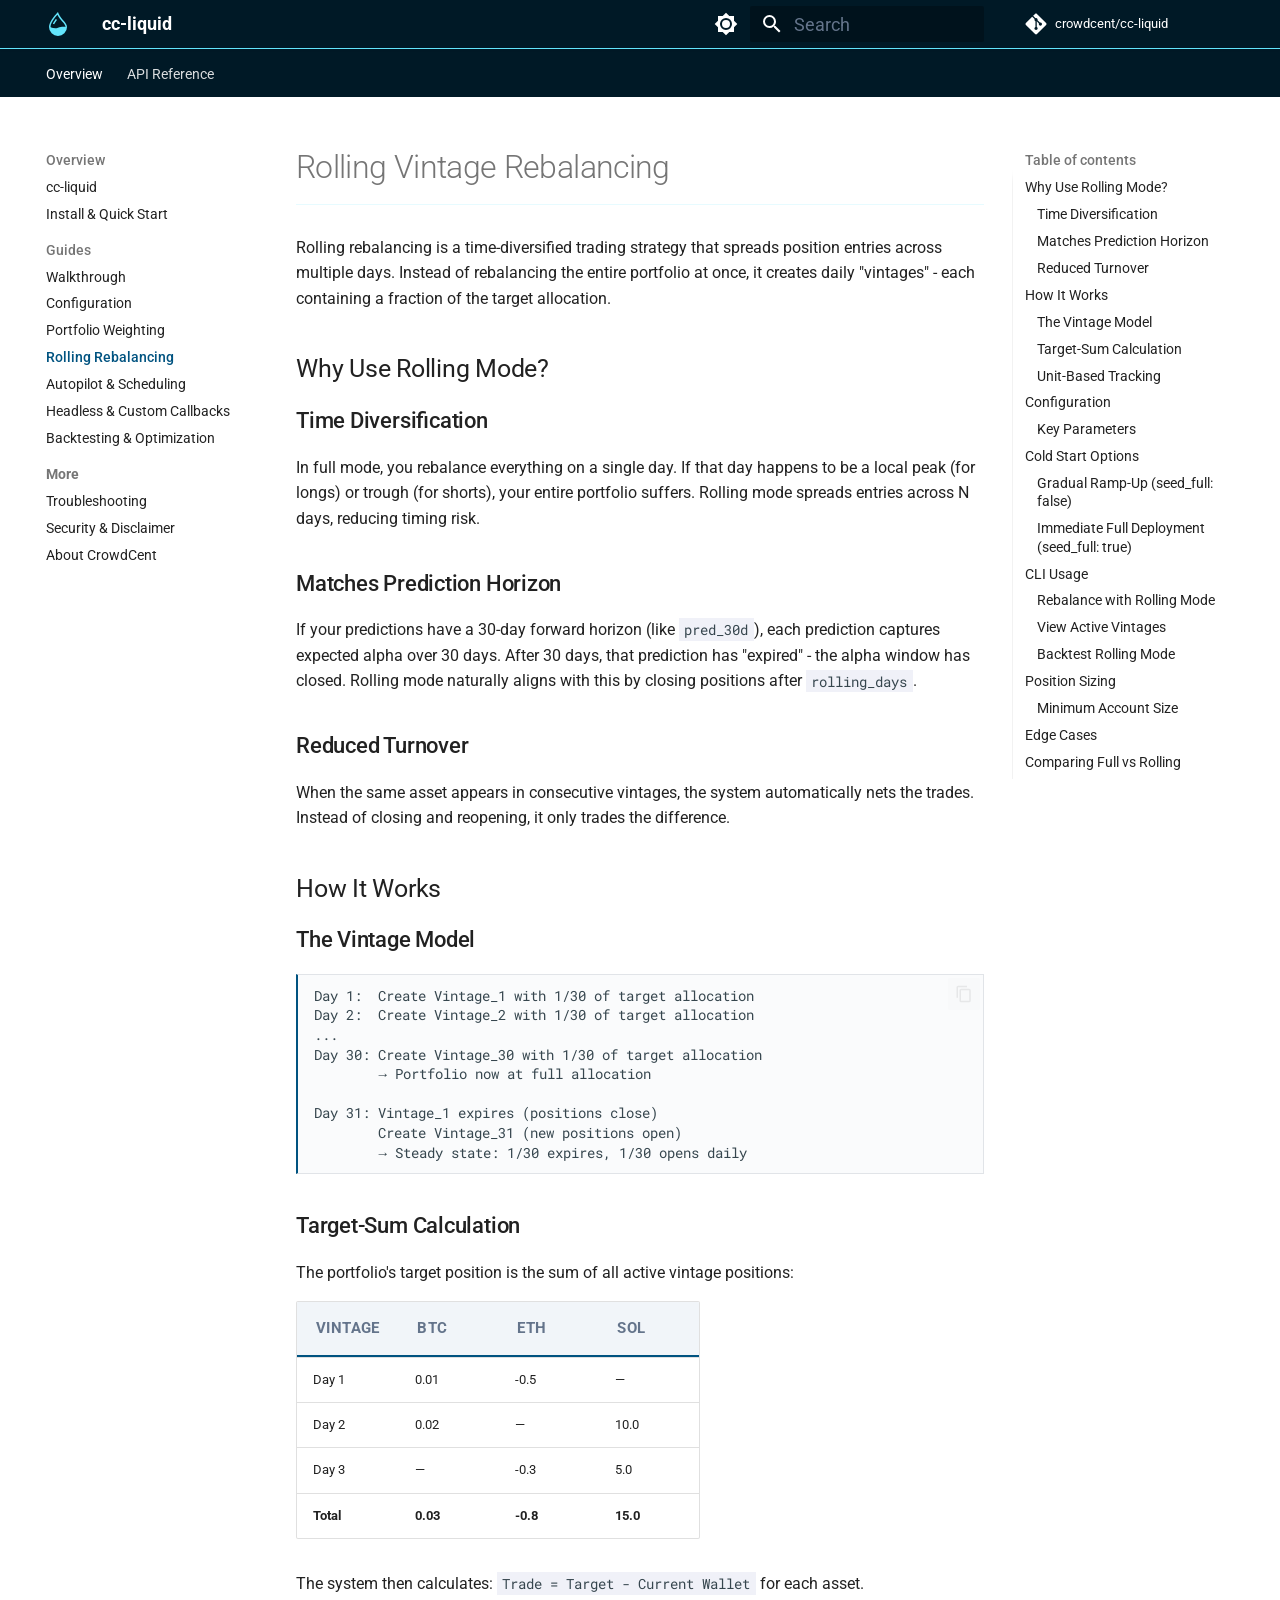
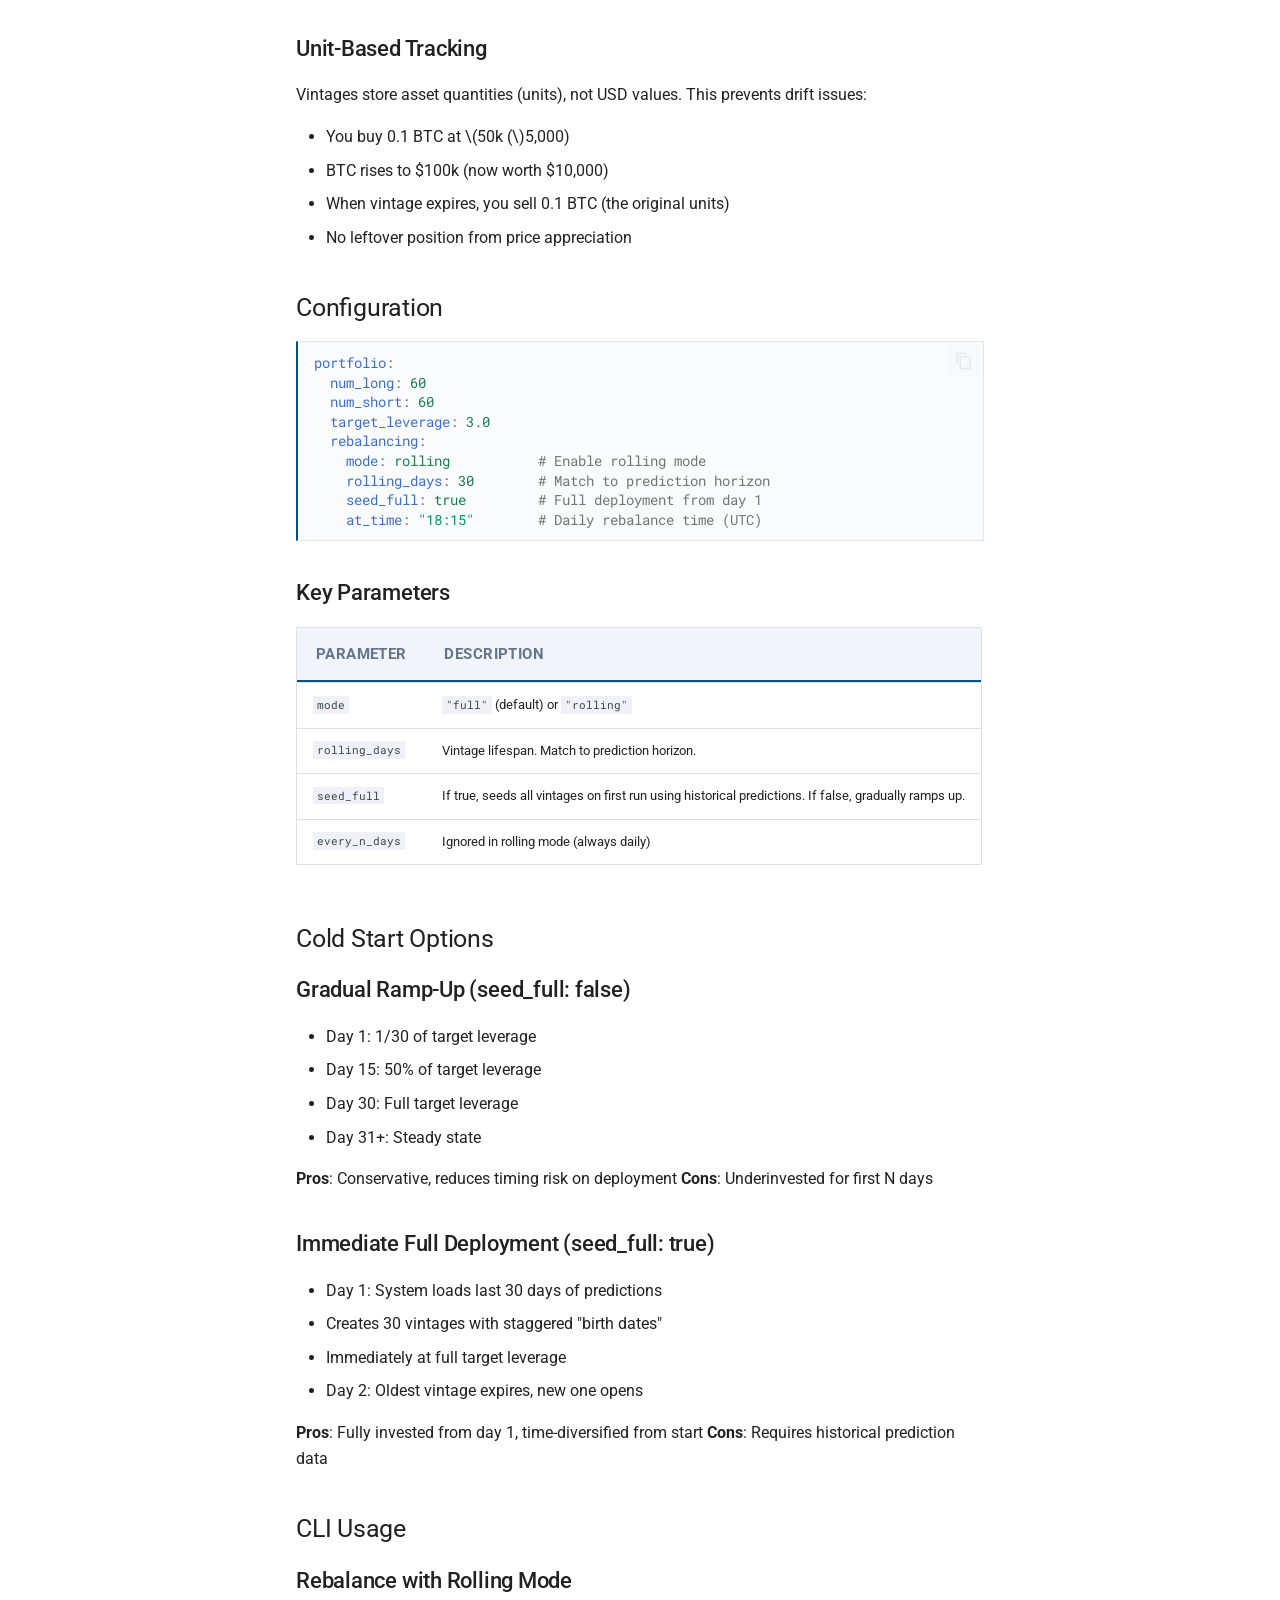
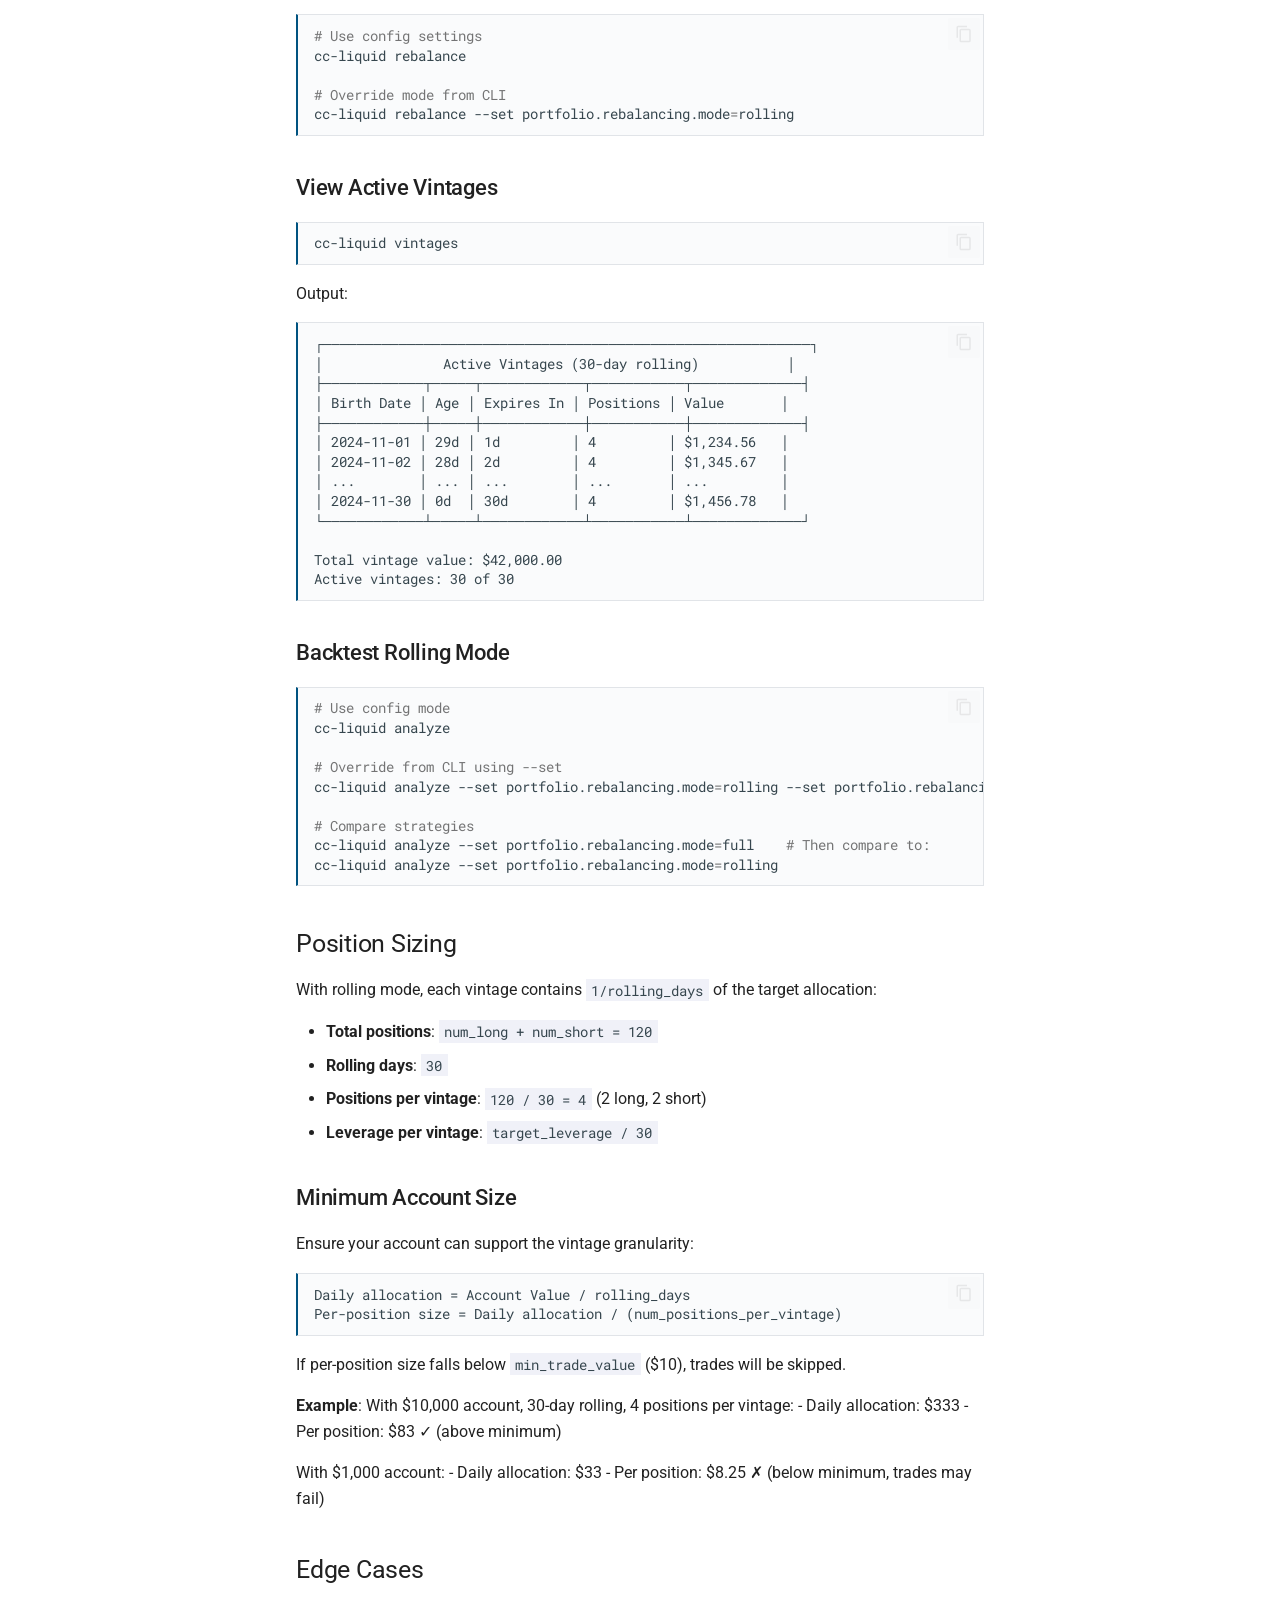
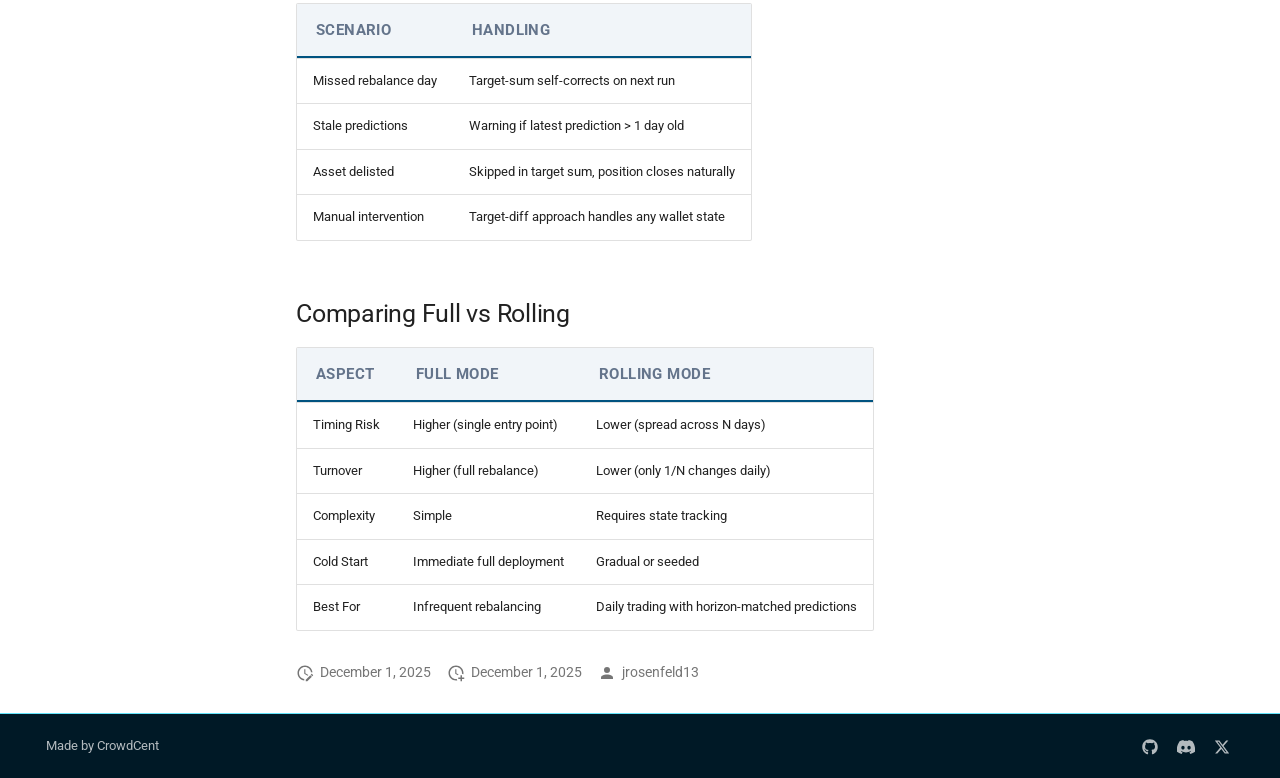
<file: rolling-rebalancing/index.html>
<!doctype html>
<html lang="en" class="no-js">
  <head>
    
      <meta charset="utf-8">
      <meta name="viewport" content="width=device-width,initial-scale=1">
      
        <meta name="description" content="CrowdCent Hyperliquid Trading Bot Documentation">
      
      
        <meta name="author" content="CrowdCent">
      
      
        <link rel="canonical" href="https://crowdcent.github.io/cc-liquid/rolling-rebalancing/">
      
      
        <link rel="prev" href="../portfolio-weighting/">
      
      
        <link rel="next" href="../autopilot/">
      
      
        
      
      
      <link rel="icon" href="../images/favicon.svg">
      <meta name="generator" content="mkdocs-1.6.1, mkdocs-material-9.7.0">
    
    
      
        <title>Rolling Rebalancing - cc-liquid</title>
      
    
    
      <link rel="stylesheet" href="../assets/stylesheets/main.618322db.min.css">
      
        
        <link rel="stylesheet" href="../assets/stylesheets/palette.ab4e12ef.min.css">
      
      


    
    
      
    
    
      
        
        
        <link rel="preconnect" href="https://fonts.gstatic.com" crossorigin>
        <link rel="stylesheet" href="https://fonts.googleapis.com/css?family=Roboto:300,300i,400,400i,700,700i%7CRoboto+Mono:400,400i,700,700i&display=fallback">
        <style>:root{--md-text-font:"Roboto";--md-code-font:"Roboto Mono"}</style>
      
    
    
      <link rel="stylesheet" href="../assets/_mkdocstrings.css">
    
      <link rel="stylesheet" href="../stylesheets/extra.css">
    
    <script>__md_scope=new URL("..",location),__md_hash=e=>[...e].reduce(((e,_)=>(e<<5)-e+_.charCodeAt(0)),0),__md_get=(e,_=localStorage,t=__md_scope)=>JSON.parse(_.getItem(t.pathname+"."+e)),__md_set=(e,_,t=localStorage,a=__md_scope)=>{try{t.setItem(a.pathname+"."+e,JSON.stringify(_))}catch(e){}}</script>
    
      

    
    
  </head>
  
  
    
    
      
    
    
    
    
    <body dir="ltr" data-md-color-scheme="default" data-md-color-primary="blue-grey" data-md-color-accent="cyan">
  
    
    <input class="md-toggle" data-md-toggle="drawer" type="checkbox" id="__drawer" autocomplete="off">
    <input class="md-toggle" data-md-toggle="search" type="checkbox" id="__search" autocomplete="off">
    <label class="md-overlay" for="__drawer"></label>
    <div data-md-component="skip">
      
        
        <a href="#rolling-vintage-rebalancing" class="md-skip">
          Skip to content
        </a>
      
    </div>
    <div data-md-component="announce">
      
    </div>
    
    
      

<header class="md-header" data-md-component="header">
  <nav class="md-header__inner md-grid" aria-label="Header">
    <a href=".." title="cc-liquid" class="md-header__button md-logo" aria-label="cc-liquid" data-md-component="logo">
      
  
  <svg xmlns="http://www.w3.org/2000/svg" width="16" height="16" fill="currentColor" viewBox="0 0 16 16">
  <path fill-rule="evenodd" d="M7.21.8C7.69.295 8 0 8 0q.164.544.371 1.038c.812 1.946 2.073 3.35 3.197 4.6C12.878 7.096 14 8.345 14 10a6 6 0 0 1-12 0C2 6.668 5.58 2.517 7.21.8m.413 1.021A31 31 0 0 0 5.794 3.99c-.726.95-1.436 2.008-1.96 3.07C3.304 8.133 3 9.138 3 10c0 0 2.5 1.5 5 .5s5-.5 5-.5c0-1.201-.796-2.157-2.181-3.7l-.03-.032C9.75 5.11 8.5 3.72 7.623 1.82z"/>
  <path fill-rule="evenodd" d="M4.553 7.776c.82-1.641 1.717-2.753 2.093-3.13l.708.708c-.29.29-1.128 1.311-1.907 2.87z"/>
</svg>


    </a>
    <label class="md-header__button md-icon" for="__drawer">
      
      <svg xmlns="http://www.w3.org/2000/svg" viewBox="0 0 24 24"><path d="M3 6h18v2H3zm0 5h18v2H3zm0 5h18v2H3z"/></svg>
    </label>
    <div class="md-header__title" data-md-component="header-title">
      <div class="md-header__ellipsis">
        <div class="md-header__topic">
          <span class="md-ellipsis">
            cc-liquid
          </span>
        </div>
        <div class="md-header__topic" data-md-component="header-topic">
          <span class="md-ellipsis">
            
              Rolling Rebalancing
            
          </span>
        </div>
      </div>
    </div>
    
      
        <form class="md-header__option" data-md-component="palette">
  
    
    
    
    <input class="md-option" data-md-color-media="" data-md-color-scheme="default" data-md-color-primary="blue-grey" data-md-color-accent="cyan"  aria-label="Switch to dark mode"  type="radio" name="__palette" id="__palette_0">
    
      <label class="md-header__button md-icon" title="Switch to dark mode" for="__palette_1" hidden>
        <svg xmlns="http://www.w3.org/2000/svg" viewBox="0 0 24 24"><path d="M12 8a4 4 0 0 0-4 4 4 4 0 0 0 4 4 4 4 0 0 0 4-4 4 4 0 0 0-4-4m0 10a6 6 0 0 1-6-6 6 6 0 0 1 6-6 6 6 0 0 1 6 6 6 6 0 0 1-6 6m8-9.31V4h-4.69L12 .69 8.69 4H4v4.69L.69 12 4 15.31V20h4.69L12 23.31 15.31 20H20v-4.69L23.31 12z"/></svg>
      </label>
    
  
    
    
    
    <input class="md-option" data-md-color-media="" data-md-color-scheme="slate" data-md-color-primary="blue-grey" data-md-color-accent="cyan"  aria-label="Switch to light mode"  type="radio" name="__palette" id="__palette_1">
    
      <label class="md-header__button md-icon" title="Switch to light mode" for="__palette_0" hidden>
        <svg xmlns="http://www.w3.org/2000/svg" viewBox="0 0 24 24"><path d="M12 18c-.89 0-1.74-.2-2.5-.55C11.56 16.5 13 14.42 13 12s-1.44-4.5-3.5-5.45C10.26 6.2 11.11 6 12 6a6 6 0 0 1 6 6 6 6 0 0 1-6 6m8-9.31V4h-4.69L12 .69 8.69 4H4v4.69L.69 12 4 15.31V20h4.69L12 23.31 15.31 20H20v-4.69L23.31 12z"/></svg>
      </label>
    
  
</form>
      
    
    
      <script>var palette=__md_get("__palette");if(palette&&palette.color){if("(prefers-color-scheme)"===palette.color.media){var media=matchMedia("(prefers-color-scheme: light)"),input=document.querySelector(media.matches?"[data-md-color-media='(prefers-color-scheme: light)']":"[data-md-color-media='(prefers-color-scheme: dark)']");palette.color.media=input.getAttribute("data-md-color-media"),palette.color.scheme=input.getAttribute("data-md-color-scheme"),palette.color.primary=input.getAttribute("data-md-color-primary"),palette.color.accent=input.getAttribute("data-md-color-accent")}for(var[key,value]of Object.entries(palette.color))document.body.setAttribute("data-md-color-"+key,value)}</script>
    
    
    
      
      
        <label class="md-header__button md-icon" for="__search">
          
          <svg xmlns="http://www.w3.org/2000/svg" viewBox="0 0 24 24"><path d="M9.5 3A6.5 6.5 0 0 1 16 9.5c0 1.61-.59 3.09-1.56 4.23l.27.27h.79l5 5-1.5 1.5-5-5v-.79l-.27-.27A6.52 6.52 0 0 1 9.5 16 6.5 6.5 0 0 1 3 9.5 6.5 6.5 0 0 1 9.5 3m0 2C7 5 5 7 5 9.5S7 14 9.5 14 14 12 14 9.5 12 5 9.5 5"/></svg>
        </label>
        <div class="md-search" data-md-component="search" role="dialog">
  <label class="md-search__overlay" for="__search"></label>
  <div class="md-search__inner" role="search">
    <form class="md-search__form" name="search">
      <input type="text" class="md-search__input" name="query" aria-label="Search" placeholder="Search" autocapitalize="off" autocorrect="off" autocomplete="off" spellcheck="false" data-md-component="search-query" required>
      <label class="md-search__icon md-icon" for="__search">
        
        <svg xmlns="http://www.w3.org/2000/svg" viewBox="0 0 24 24"><path d="M9.5 3A6.5 6.5 0 0 1 16 9.5c0 1.61-.59 3.09-1.56 4.23l.27.27h.79l5 5-1.5 1.5-5-5v-.79l-.27-.27A6.52 6.52 0 0 1 9.5 16 6.5 6.5 0 0 1 3 9.5 6.5 6.5 0 0 1 9.5 3m0 2C7 5 5 7 5 9.5S7 14 9.5 14 14 12 14 9.5 12 5 9.5 5"/></svg>
        
        <svg xmlns="http://www.w3.org/2000/svg" viewBox="0 0 24 24"><path d="M20 11v2H8l5.5 5.5-1.42 1.42L4.16 12l7.92-7.92L13.5 5.5 8 11z"/></svg>
      </label>
      <nav class="md-search__options" aria-label="Search">
        
        <button type="reset" class="md-search__icon md-icon" title="Clear" aria-label="Clear" tabindex="-1">
          
          <svg xmlns="http://www.w3.org/2000/svg" viewBox="0 0 24 24"><path d="M19 6.41 17.59 5 12 10.59 6.41 5 5 6.41 10.59 12 5 17.59 6.41 19 12 13.41 17.59 19 19 17.59 13.41 12z"/></svg>
        </button>
      </nav>
      
        <div class="md-search__suggest" data-md-component="search-suggest"></div>
      
    </form>
    <div class="md-search__output">
      <div class="md-search__scrollwrap" tabindex="0" data-md-scrollfix>
        <div class="md-search-result" data-md-component="search-result">
          <div class="md-search-result__meta">
            Initializing search
          </div>
          <ol class="md-search-result__list" role="presentation"></ol>
        </div>
      </div>
    </div>
  </div>
</div>
      
    
    
      <div class="md-header__source">
        <a href="https://github.com/crowdcent/cc-liquid" title="Go to repository" class="md-source" data-md-component="source">
  <div class="md-source__icon md-icon">
    
    <svg xmlns="http://www.w3.org/2000/svg" viewBox="0 0 448 512"><!--! Font Awesome Free 7.1.0 by @fontawesome - https://fontawesome.com License - https://fontawesome.com/license/free (Icons: CC BY 4.0, Fonts: SIL OFL 1.1, Code: MIT License) Copyright 2025 Fonticons, Inc.--><path d="M439.6 236.1 244 40.5c-5.4-5.5-12.8-8.5-20.4-8.5s-15 3-20.4 8.4L162.5 81l51.5 51.5c27.1-9.1 52.7 16.8 43.4 43.7l49.7 49.7c34.2-11.8 61.2 31 35.5 56.7-26.5 26.5-70.2-2.9-56-37.3L240.3 199v121.9c25.3 12.5 22.3 41.8 9.1 55-6.4 6.4-15.2 10.1-24.3 10.1s-17.8-3.6-24.3-10.1c-17.6-17.6-11.1-46.9 11.2-56v-123c-20.8-8.5-24.6-30.7-18.6-45L142.6 101 8.5 235.1C3 240.6 0 247.9 0 255.5s3 15 8.5 20.4l195.6 195.7c5.4 5.4 12.7 8.4 20.4 8.4s15-3 20.4-8.4l194.7-194.7c5.4-5.4 8.4-12.8 8.4-20.4s-3-15-8.4-20.4"/></svg>
  </div>
  <div class="md-source__repository">
    crowdcent/cc-liquid
  </div>
</a>
      </div>
    
  </nav>
  
</header>
    
    <div class="md-container" data-md-component="container">
      
      
        
          
            
<nav class="md-tabs" aria-label="Tabs" data-md-component="tabs">
  <div class="md-grid">
    <ul class="md-tabs__list">
      
        
  
  
  
    
  
  
    
    
      <li class="md-tabs__item md-tabs__item--active">
        <a href=".." class="md-tabs__link">
          
  
  
  Overview

        </a>
      </li>
    
  

      
        
  
  
  
  
    
    
      <li class="md-tabs__item">
        <a href="../api/cli/" class="md-tabs__link">
          
  
  
  API Reference

        </a>
      </li>
    
  

      
    </ul>
  </div>
</nav>
          
        
      
      <main class="md-main" data-md-component="main">
        <div class="md-main__inner md-grid">
          
            
              
              <div class="md-sidebar md-sidebar--primary" data-md-component="sidebar" data-md-type="navigation" >
                <div class="md-sidebar__scrollwrap">
                  <div class="md-sidebar__inner">
                    


  


<nav class="md-nav md-nav--primary md-nav--lifted" aria-label="Navigation" data-md-level="0">
  <label class="md-nav__title" for="__drawer">
    <a href=".." title="cc-liquid" class="md-nav__button md-logo" aria-label="cc-liquid" data-md-component="logo">
      
  
  <svg xmlns="http://www.w3.org/2000/svg" width="16" height="16" fill="currentColor" viewBox="0 0 16 16">
  <path fill-rule="evenodd" d="M7.21.8C7.69.295 8 0 8 0q.164.544.371 1.038c.812 1.946 2.073 3.35 3.197 4.6C12.878 7.096 14 8.345 14 10a6 6 0 0 1-12 0C2 6.668 5.58 2.517 7.21.8m.413 1.021A31 31 0 0 0 5.794 3.99c-.726.95-1.436 2.008-1.96 3.07C3.304 8.133 3 9.138 3 10c0 0 2.5 1.5 5 .5s5-.5 5-.5c0-1.201-.796-2.157-2.181-3.7l-.03-.032C9.75 5.11 8.5 3.72 7.623 1.82z"/>
  <path fill-rule="evenodd" d="M4.553 7.776c.82-1.641 1.717-2.753 2.093-3.13l.708.708c-.29.29-1.128 1.311-1.907 2.87z"/>
</svg>


    </a>
    cc-liquid
  </label>
  
    <div class="md-nav__source">
      <a href="https://github.com/crowdcent/cc-liquid" title="Go to repository" class="md-source" data-md-component="source">
  <div class="md-source__icon md-icon">
    
    <svg xmlns="http://www.w3.org/2000/svg" viewBox="0 0 448 512"><!--! Font Awesome Free 7.1.0 by @fontawesome - https://fontawesome.com License - https://fontawesome.com/license/free (Icons: CC BY 4.0, Fonts: SIL OFL 1.1, Code: MIT License) Copyright 2025 Fonticons, Inc.--><path d="M439.6 236.1 244 40.5c-5.4-5.5-12.8-8.5-20.4-8.5s-15 3-20.4 8.4L162.5 81l51.5 51.5c27.1-9.1 52.7 16.8 43.4 43.7l49.7 49.7c34.2-11.8 61.2 31 35.5 56.7-26.5 26.5-70.2-2.9-56-37.3L240.3 199v121.9c25.3 12.5 22.3 41.8 9.1 55-6.4 6.4-15.2 10.1-24.3 10.1s-17.8-3.6-24.3-10.1c-17.6-17.6-11.1-46.9 11.2-56v-123c-20.8-8.5-24.6-30.7-18.6-45L142.6 101 8.5 235.1C3 240.6 0 247.9 0 255.5s3 15 8.5 20.4l195.6 195.7c5.4 5.4 12.7 8.4 20.4 8.4s15-3 20.4-8.4l194.7-194.7c5.4-5.4 8.4-12.8 8.4-20.4s-3-15-8.4-20.4"/></svg>
  </div>
  <div class="md-source__repository">
    crowdcent/cc-liquid
  </div>
</a>
    </div>
  
  <ul class="md-nav__list" data-md-scrollfix>
    
      
      
  
  
    
  
  
  
    
    
    
    
      
        
        
      
      
        
      
    
    
    <li class="md-nav__item md-nav__item--active md-nav__item--section md-nav__item--nested">
      
        
        
        <input class="md-nav__toggle md-toggle " type="checkbox" id="__nav_1" checked>
        
          
          <label class="md-nav__link" for="__nav_1" id="__nav_1_label" tabindex="">
            
  
  
  <span class="md-ellipsis">
    
  
    Overview
  

    
  </span>
  
  

            <span class="md-nav__icon md-icon"></span>
          </label>
        
        <nav class="md-nav" data-md-level="1" aria-labelledby="__nav_1_label" aria-expanded="true">
          <label class="md-nav__title" for="__nav_1">
            <span class="md-nav__icon md-icon"></span>
            
  
    Overview
  

          </label>
          <ul class="md-nav__list" data-md-scrollfix>
            
              
                
  
  
  
  
    <li class="md-nav__item">
      <a href=".." class="md-nav__link">
        
  
  
  <span class="md-ellipsis">
    
  
    cc-liquid
  

    
  </span>
  
  

      </a>
    </li>
  

              
            
              
                
  
  
  
  
    <li class="md-nav__item">
      <a href="../install-quickstart/" class="md-nav__link">
        
  
  
  <span class="md-ellipsis">
    
  
    Install & Quick Start
  

    
  </span>
  
  

      </a>
    </li>
  

              
            
              
                
  
  
    
  
  
  
    
    
    
    
      
      
        
          
          
        
      
    
    
    <li class="md-nav__item md-nav__item--active md-nav__item--section md-nav__item--nested">
      
        
        
        <input class="md-nav__toggle md-toggle " type="checkbox" id="__nav_1_3" checked>
        
          
          <label class="md-nav__link" for="__nav_1_3" id="__nav_1_3_label" tabindex="">
            
  
  
  <span class="md-ellipsis">
    
  
    Guides
  

    
  </span>
  
  

            <span class="md-nav__icon md-icon"></span>
          </label>
        
        <nav class="md-nav" data-md-level="2" aria-labelledby="__nav_1_3_label" aria-expanded="true">
          <label class="md-nav__title" for="__nav_1_3">
            <span class="md-nav__icon md-icon"></span>
            
  
    Guides
  

          </label>
          <ul class="md-nav__list" data-md-scrollfix>
            
              
                
  
  
  
  
    <li class="md-nav__item">
      <a href="../walkthrough/" class="md-nav__link">
        
  
  
  <span class="md-ellipsis">
    
  
    Walkthrough
  

    
  </span>
  
  

      </a>
    </li>
  

              
            
              
                
  
  
  
  
    <li class="md-nav__item">
      <a href="../configuration/" class="md-nav__link">
        
  
  
  <span class="md-ellipsis">
    
  
    Configuration
  

    
  </span>
  
  

      </a>
    </li>
  

              
            
              
                
  
  
  
  
    <li class="md-nav__item">
      <a href="../portfolio-weighting/" class="md-nav__link">
        
  
  
  <span class="md-ellipsis">
    
  
    Portfolio Weighting
  

    
  </span>
  
  

      </a>
    </li>
  

              
            
              
                
  
  
    
  
  
  
    <li class="md-nav__item md-nav__item--active">
      
      <input class="md-nav__toggle md-toggle" type="checkbox" id="__toc">
      
      
        
      
      
        <label class="md-nav__link md-nav__link--active" for="__toc">
          
  
  
  <span class="md-ellipsis">
    
  
    Rolling Rebalancing
  

    
  </span>
  
  

          <span class="md-nav__icon md-icon"></span>
        </label>
      
      <a href="./" class="md-nav__link md-nav__link--active">
        
  
  
  <span class="md-ellipsis">
    
  
    Rolling Rebalancing
  

    
  </span>
  
  

      </a>
      
        

<nav class="md-nav md-nav--secondary" aria-label="Table of contents">
  
  
  
    
  
  
    <label class="md-nav__title" for="__toc">
      <span class="md-nav__icon md-icon"></span>
      Table of contents
    </label>
    <ul class="md-nav__list" data-md-component="toc" data-md-scrollfix>
      
        <li class="md-nav__item">
  <a href="#why-use-rolling-mode" class="md-nav__link">
    <span class="md-ellipsis">
      
        Why Use Rolling Mode?
      
    </span>
  </a>
  
    <nav class="md-nav" aria-label="Why Use Rolling Mode?">
      <ul class="md-nav__list">
        
          <li class="md-nav__item">
  <a href="#time-diversification" class="md-nav__link">
    <span class="md-ellipsis">
      
        Time Diversification
      
    </span>
  </a>
  
</li>
        
          <li class="md-nav__item">
  <a href="#matches-prediction-horizon" class="md-nav__link">
    <span class="md-ellipsis">
      
        Matches Prediction Horizon
      
    </span>
  </a>
  
</li>
        
          <li class="md-nav__item">
  <a href="#reduced-turnover" class="md-nav__link">
    <span class="md-ellipsis">
      
        Reduced Turnover
      
    </span>
  </a>
  
</li>
        
      </ul>
    </nav>
  
</li>
      
        <li class="md-nav__item">
  <a href="#how-it-works" class="md-nav__link">
    <span class="md-ellipsis">
      
        How It Works
      
    </span>
  </a>
  
    <nav class="md-nav" aria-label="How It Works">
      <ul class="md-nav__list">
        
          <li class="md-nav__item">
  <a href="#the-vintage-model" class="md-nav__link">
    <span class="md-ellipsis">
      
        The Vintage Model
      
    </span>
  </a>
  
</li>
        
          <li class="md-nav__item">
  <a href="#target-sum-calculation" class="md-nav__link">
    <span class="md-ellipsis">
      
        Target-Sum Calculation
      
    </span>
  </a>
  
</li>
        
          <li class="md-nav__item">
  <a href="#unit-based-tracking" class="md-nav__link">
    <span class="md-ellipsis">
      
        Unit-Based Tracking
      
    </span>
  </a>
  
</li>
        
      </ul>
    </nav>
  
</li>
      
        <li class="md-nav__item">
  <a href="#configuration" class="md-nav__link">
    <span class="md-ellipsis">
      
        Configuration
      
    </span>
  </a>
  
    <nav class="md-nav" aria-label="Configuration">
      <ul class="md-nav__list">
        
          <li class="md-nav__item">
  <a href="#key-parameters" class="md-nav__link">
    <span class="md-ellipsis">
      
        Key Parameters
      
    </span>
  </a>
  
</li>
        
      </ul>
    </nav>
  
</li>
      
        <li class="md-nav__item">
  <a href="#cold-start-options" class="md-nav__link">
    <span class="md-ellipsis">
      
        Cold Start Options
      
    </span>
  </a>
  
    <nav class="md-nav" aria-label="Cold Start Options">
      <ul class="md-nav__list">
        
          <li class="md-nav__item">
  <a href="#gradual-ramp-up-seed_full-false" class="md-nav__link">
    <span class="md-ellipsis">
      
        Gradual Ramp-Up (seed_full: false)
      
    </span>
  </a>
  
</li>
        
          <li class="md-nav__item">
  <a href="#immediate-full-deployment-seed_full-true" class="md-nav__link">
    <span class="md-ellipsis">
      
        Immediate Full Deployment (seed_full: true)
      
    </span>
  </a>
  
</li>
        
      </ul>
    </nav>
  
</li>
      
        <li class="md-nav__item">
  <a href="#cli-usage" class="md-nav__link">
    <span class="md-ellipsis">
      
        CLI Usage
      
    </span>
  </a>
  
    <nav class="md-nav" aria-label="CLI Usage">
      <ul class="md-nav__list">
        
          <li class="md-nav__item">
  <a href="#rebalance-with-rolling-mode" class="md-nav__link">
    <span class="md-ellipsis">
      
        Rebalance with Rolling Mode
      
    </span>
  </a>
  
</li>
        
          <li class="md-nav__item">
  <a href="#view-active-vintages" class="md-nav__link">
    <span class="md-ellipsis">
      
        View Active Vintages
      
    </span>
  </a>
  
</li>
        
          <li class="md-nav__item">
  <a href="#backtest-rolling-mode" class="md-nav__link">
    <span class="md-ellipsis">
      
        Backtest Rolling Mode
      
    </span>
  </a>
  
</li>
        
      </ul>
    </nav>
  
</li>
      
        <li class="md-nav__item">
  <a href="#position-sizing" class="md-nav__link">
    <span class="md-ellipsis">
      
        Position Sizing
      
    </span>
  </a>
  
    <nav class="md-nav" aria-label="Position Sizing">
      <ul class="md-nav__list">
        
          <li class="md-nav__item">
  <a href="#minimum-account-size" class="md-nav__link">
    <span class="md-ellipsis">
      
        Minimum Account Size
      
    </span>
  </a>
  
</li>
        
      </ul>
    </nav>
  
</li>
      
        <li class="md-nav__item">
  <a href="#edge-cases" class="md-nav__link">
    <span class="md-ellipsis">
      
        Edge Cases
      
    </span>
  </a>
  
</li>
      
        <li class="md-nav__item">
  <a href="#comparing-full-vs-rolling" class="md-nav__link">
    <span class="md-ellipsis">
      
        Comparing Full vs Rolling
      
    </span>
  </a>
  
</li>
      
    </ul>
  
</nav>
      
    </li>
  

              
            
              
                
  
  
  
  
    <li class="md-nav__item">
      <a href="../autopilot/" class="md-nav__link">
        
  
  
  <span class="md-ellipsis">
    
  
    Autopilot & Scheduling
  

    
  </span>
  
  

      </a>
    </li>
  

              
            
              
                
  
  
  
  
    <li class="md-nav__item">
      <a href="../headless/" class="md-nav__link">
        
  
  
  <span class="md-ellipsis">
    
  
    Headless & Custom Callbacks
  

    
  </span>
  
  

      </a>
    </li>
  

              
            
              
                
  
  
  
  
    <li class="md-nav__item">
      <a href="../backtesting/" class="md-nav__link">
        
  
  
  <span class="md-ellipsis">
    
  
    Backtesting & Optimization
  

    
  </span>
  
  

      </a>
    </li>
  

              
            
          </ul>
        </nav>
      
    </li>
  

              
            
              
                
  
  
  
  
    
    
    
    
      
      
        
          
          
        
      
    
    
    <li class="md-nav__item md-nav__item--section md-nav__item--nested">
      
        
        
          
        
        <input class="md-nav__toggle md-toggle md-toggle--indeterminate" type="checkbox" id="__nav_1_4" >
        
          
          <label class="md-nav__link" for="__nav_1_4" id="__nav_1_4_label" tabindex="">
            
  
  
  <span class="md-ellipsis">
    
  
    More
  

    
  </span>
  
  

            <span class="md-nav__icon md-icon"></span>
          </label>
        
        <nav class="md-nav" data-md-level="2" aria-labelledby="__nav_1_4_label" aria-expanded="false">
          <label class="md-nav__title" for="__nav_1_4">
            <span class="md-nav__icon md-icon"></span>
            
  
    More
  

          </label>
          <ul class="md-nav__list" data-md-scrollfix>
            
              
                
  
  
  
  
    <li class="md-nav__item">
      <a href="../troubleshooting/" class="md-nav__link">
        
  
  
  <span class="md-ellipsis">
    
  
    Troubleshooting
  

    
  </span>
  
  

      </a>
    </li>
  

              
            
              
                
  
  
  
  
    <li class="md-nav__item">
      <a href="../security/" class="md-nav__link">
        
  
  
  <span class="md-ellipsis">
    
  
    Security & Disclaimer
  

    
  </span>
  
  

      </a>
    </li>
  

              
            
              
                
  
  
  
  
    <li class="md-nav__item">
      <a href="https://crowdcent.com/about/" class="md-nav__link">
        
  
  
  <span class="md-ellipsis">
    
  
    About CrowdCent
  

    
  </span>
  
  

      </a>
    </li>
  

              
            
          </ul>
        </nav>
      
    </li>
  

              
            
          </ul>
        </nav>
      
    </li>
  

    
      
      
  
  
  
  
    
    
    
    
      
      
        
      
    
    
    <li class="md-nav__item md-nav__item--nested">
      
        
        
          
        
        <input class="md-nav__toggle md-toggle md-toggle--indeterminate" type="checkbox" id="__nav_2" >
        
          
          <label class="md-nav__link" for="__nav_2" id="__nav_2_label" tabindex="0">
            
  
  
  <span class="md-ellipsis">
    
  
    API Reference
  

    
  </span>
  
  

            <span class="md-nav__icon md-icon"></span>
          </label>
        
        <nav class="md-nav" data-md-level="1" aria-labelledby="__nav_2_label" aria-expanded="false">
          <label class="md-nav__title" for="__nav_2">
            <span class="md-nav__icon md-icon"></span>
            
  
    API Reference
  

          </label>
          <ul class="md-nav__list" data-md-scrollfix>
            
              
                
  
  
  
  
    <li class="md-nav__item">
      <a href="../api/cli/" class="md-nav__link">
        
  
  
  <span class="md-ellipsis">
    
  
    CLI
  

    
  </span>
  
  

      </a>
    </li>
  

              
            
              
                
  
  
  
  
    <li class="md-nav__item">
      <a href="../api/python/" class="md-nav__link">
        
  
  
  <span class="md-ellipsis">
    
  
    Python API
  

    
  </span>
  
  

      </a>
    </li>
  

              
            
          </ul>
        </nav>
      
    </li>
  

    
  </ul>
</nav>
                  </div>
                </div>
              </div>
            
            
              
              <div class="md-sidebar md-sidebar--secondary" data-md-component="sidebar" data-md-type="toc" >
                <div class="md-sidebar__scrollwrap">
                  <div class="md-sidebar__inner">
                    

<nav class="md-nav md-nav--secondary" aria-label="Table of contents">
  
  
  
    
  
  
    <label class="md-nav__title" for="__toc">
      <span class="md-nav__icon md-icon"></span>
      Table of contents
    </label>
    <ul class="md-nav__list" data-md-component="toc" data-md-scrollfix>
      
        <li class="md-nav__item">
  <a href="#why-use-rolling-mode" class="md-nav__link">
    <span class="md-ellipsis">
      
        Why Use Rolling Mode?
      
    </span>
  </a>
  
    <nav class="md-nav" aria-label="Why Use Rolling Mode?">
      <ul class="md-nav__list">
        
          <li class="md-nav__item">
  <a href="#time-diversification" class="md-nav__link">
    <span class="md-ellipsis">
      
        Time Diversification
      
    </span>
  </a>
  
</li>
        
          <li class="md-nav__item">
  <a href="#matches-prediction-horizon" class="md-nav__link">
    <span class="md-ellipsis">
      
        Matches Prediction Horizon
      
    </span>
  </a>
  
</li>
        
          <li class="md-nav__item">
  <a href="#reduced-turnover" class="md-nav__link">
    <span class="md-ellipsis">
      
        Reduced Turnover
      
    </span>
  </a>
  
</li>
        
      </ul>
    </nav>
  
</li>
      
        <li class="md-nav__item">
  <a href="#how-it-works" class="md-nav__link">
    <span class="md-ellipsis">
      
        How It Works
      
    </span>
  </a>
  
    <nav class="md-nav" aria-label="How It Works">
      <ul class="md-nav__list">
        
          <li class="md-nav__item">
  <a href="#the-vintage-model" class="md-nav__link">
    <span class="md-ellipsis">
      
        The Vintage Model
      
    </span>
  </a>
  
</li>
        
          <li class="md-nav__item">
  <a href="#target-sum-calculation" class="md-nav__link">
    <span class="md-ellipsis">
      
        Target-Sum Calculation
      
    </span>
  </a>
  
</li>
        
          <li class="md-nav__item">
  <a href="#unit-based-tracking" class="md-nav__link">
    <span class="md-ellipsis">
      
        Unit-Based Tracking
      
    </span>
  </a>
  
</li>
        
      </ul>
    </nav>
  
</li>
      
        <li class="md-nav__item">
  <a href="#configuration" class="md-nav__link">
    <span class="md-ellipsis">
      
        Configuration
      
    </span>
  </a>
  
    <nav class="md-nav" aria-label="Configuration">
      <ul class="md-nav__list">
        
          <li class="md-nav__item">
  <a href="#key-parameters" class="md-nav__link">
    <span class="md-ellipsis">
      
        Key Parameters
      
    </span>
  </a>
  
</li>
        
      </ul>
    </nav>
  
</li>
      
        <li class="md-nav__item">
  <a href="#cold-start-options" class="md-nav__link">
    <span class="md-ellipsis">
      
        Cold Start Options
      
    </span>
  </a>
  
    <nav class="md-nav" aria-label="Cold Start Options">
      <ul class="md-nav__list">
        
          <li class="md-nav__item">
  <a href="#gradual-ramp-up-seed_full-false" class="md-nav__link">
    <span class="md-ellipsis">
      
        Gradual Ramp-Up (seed_full: false)
      
    </span>
  </a>
  
</li>
        
          <li class="md-nav__item">
  <a href="#immediate-full-deployment-seed_full-true" class="md-nav__link">
    <span class="md-ellipsis">
      
        Immediate Full Deployment (seed_full: true)
      
    </span>
  </a>
  
</li>
        
      </ul>
    </nav>
  
</li>
      
        <li class="md-nav__item">
  <a href="#cli-usage" class="md-nav__link">
    <span class="md-ellipsis">
      
        CLI Usage
      
    </span>
  </a>
  
    <nav class="md-nav" aria-label="CLI Usage">
      <ul class="md-nav__list">
        
          <li class="md-nav__item">
  <a href="#rebalance-with-rolling-mode" class="md-nav__link">
    <span class="md-ellipsis">
      
        Rebalance with Rolling Mode
      
    </span>
  </a>
  
</li>
        
          <li class="md-nav__item">
  <a href="#view-active-vintages" class="md-nav__link">
    <span class="md-ellipsis">
      
        View Active Vintages
      
    </span>
  </a>
  
</li>
        
          <li class="md-nav__item">
  <a href="#backtest-rolling-mode" class="md-nav__link">
    <span class="md-ellipsis">
      
        Backtest Rolling Mode
      
    </span>
  </a>
  
</li>
        
      </ul>
    </nav>
  
</li>
      
        <li class="md-nav__item">
  <a href="#position-sizing" class="md-nav__link">
    <span class="md-ellipsis">
      
        Position Sizing
      
    </span>
  </a>
  
    <nav class="md-nav" aria-label="Position Sizing">
      <ul class="md-nav__list">
        
          <li class="md-nav__item">
  <a href="#minimum-account-size" class="md-nav__link">
    <span class="md-ellipsis">
      
        Minimum Account Size
      
    </span>
  </a>
  
</li>
        
      </ul>
    </nav>
  
</li>
      
        <li class="md-nav__item">
  <a href="#edge-cases" class="md-nav__link">
    <span class="md-ellipsis">
      
        Edge Cases
      
    </span>
  </a>
  
</li>
      
        <li class="md-nav__item">
  <a href="#comparing-full-vs-rolling" class="md-nav__link">
    <span class="md-ellipsis">
      
        Comparing Full vs Rolling
      
    </span>
  </a>
  
</li>
      
    </ul>
  
</nav>
                  </div>
                </div>
              </div>
            
          
          
            <div class="md-content" data-md-component="content">
              
              <article class="md-content__inner md-typeset">
                
                  


  
  


<h1 id="rolling-vintage-rebalancing">Rolling Vintage Rebalancing</h1>
<p>Rolling rebalancing is a time-diversified trading strategy that spreads position entries across multiple days. Instead of rebalancing the entire portfolio at once, it creates daily "vintages" - each containing a fraction of the target allocation.</p>
<h2 id="why-use-rolling-mode">Why Use Rolling Mode?</h2>
<h3 id="time-diversification">Time Diversification</h3>
<p>In full mode, you rebalance everything on a single day. If that day happens to be a local peak (for longs) or trough (for shorts), your entire portfolio suffers. Rolling mode spreads entries across N days, reducing timing risk.</p>
<h3 id="matches-prediction-horizon">Matches Prediction Horizon</h3>
<p>If your predictions have a 30-day forward horizon (like <code>pred_30d</code>), each prediction captures expected alpha over 30 days. After 30 days, that prediction has "expired" - the alpha window has closed. Rolling mode naturally aligns with this by closing positions after <code>rolling_days</code>.</p>
<h3 id="reduced-turnover">Reduced Turnover</h3>
<p>When the same asset appears in consecutive vintages, the system automatically nets the trades. Instead of closing and reopening, it only trades the difference.</p>
<h2 id="how-it-works">How It Works</h2>
<h3 id="the-vintage-model">The Vintage Model</h3>
<div class="highlight"><pre><span></span><code><a id="__codelineno-0-1" name="__codelineno-0-1" href="#__codelineno-0-1"></a>Day 1:  Create Vintage_1 with 1/30 of target allocation
<a id="__codelineno-0-2" name="__codelineno-0-2" href="#__codelineno-0-2"></a>Day 2:  Create Vintage_2 with 1/30 of target allocation
<a id="__codelineno-0-3" name="__codelineno-0-3" href="#__codelineno-0-3"></a>...
<a id="__codelineno-0-4" name="__codelineno-0-4" href="#__codelineno-0-4"></a>Day 30: Create Vintage_30 with 1/30 of target allocation
<a id="__codelineno-0-5" name="__codelineno-0-5" href="#__codelineno-0-5"></a>        → Portfolio now at full allocation
<a id="__codelineno-0-6" name="__codelineno-0-6" href="#__codelineno-0-6"></a>
<a id="__codelineno-0-7" name="__codelineno-0-7" href="#__codelineno-0-7"></a>Day 31: Vintage_1 expires (positions close)
<a id="__codelineno-0-8" name="__codelineno-0-8" href="#__codelineno-0-8"></a>        Create Vintage_31 (new positions open)
<a id="__codelineno-0-9" name="__codelineno-0-9" href="#__codelineno-0-9"></a>        → Steady state: 1/30 expires, 1/30 opens daily
</code></pre></div>
<h3 id="target-sum-calculation">Target-Sum Calculation</h3>
<p>The portfolio's target position is the sum of all active vintage positions:</p>
<table>
<thead>
<tr>
<th>Vintage</th>
<th>BTC</th>
<th>ETH</th>
<th>SOL</th>
</tr>
</thead>
<tbody>
<tr>
<td>Day 1</td>
<td>0.01</td>
<td>-0.5</td>
<td>—</td>
</tr>
<tr>
<td>Day 2</td>
<td>0.02</td>
<td>—</td>
<td>10.0</td>
</tr>
<tr>
<td>Day 3</td>
<td>—</td>
<td>-0.3</td>
<td>5.0</td>
</tr>
<tr>
<td><strong>Total</strong></td>
<td><strong>0.03</strong></td>
<td><strong>-0.8</strong></td>
<td><strong>15.0</strong></td>
</tr>
</tbody>
</table>
<p>The system then calculates: <code>Trade = Target - Current Wallet</code> for each asset.</p>
<h3 id="unit-based-tracking">Unit-Based Tracking</h3>
<p>Vintages store asset quantities (units), not USD values. This prevents drift issues:</p>
<ul>
<li>You buy 0.1 BTC at <span class="arithmatex">\(50k (\)</span>5,000)</li>
<li>BTC rises to $100k (now worth $10,000)</li>
<li>When vintage expires, you sell 0.1 BTC (the original units)</li>
<li>No leftover position from price appreciation</li>
</ul>
<h2 id="configuration">Configuration</h2>
<div class="highlight"><pre><span></span><code><a id="__codelineno-1-1" name="__codelineno-1-1" href="#__codelineno-1-1"></a><span class="nt">portfolio</span><span class="p">:</span>
<a id="__codelineno-1-2" name="__codelineno-1-2" href="#__codelineno-1-2"></a><span class="w">  </span><span class="nt">num_long</span><span class="p">:</span><span class="w"> </span><span class="l l-Scalar l-Scalar-Plain">60</span>
<a id="__codelineno-1-3" name="__codelineno-1-3" href="#__codelineno-1-3"></a><span class="w">  </span><span class="nt">num_short</span><span class="p">:</span><span class="w"> </span><span class="l l-Scalar l-Scalar-Plain">60</span>
<a id="__codelineno-1-4" name="__codelineno-1-4" href="#__codelineno-1-4"></a><span class="w">  </span><span class="nt">target_leverage</span><span class="p">:</span><span class="w"> </span><span class="l l-Scalar l-Scalar-Plain">3.0</span>
<a id="__codelineno-1-5" name="__codelineno-1-5" href="#__codelineno-1-5"></a><span class="w">  </span><span class="nt">rebalancing</span><span class="p">:</span>
<a id="__codelineno-1-6" name="__codelineno-1-6" href="#__codelineno-1-6"></a><span class="w">    </span><span class="nt">mode</span><span class="p">:</span><span class="w"> </span><span class="l l-Scalar l-Scalar-Plain">rolling</span><span class="w">           </span><span class="c1"># Enable rolling mode</span>
<a id="__codelineno-1-7" name="__codelineno-1-7" href="#__codelineno-1-7"></a><span class="w">    </span><span class="nt">rolling_days</span><span class="p">:</span><span class="w"> </span><span class="l l-Scalar l-Scalar-Plain">30</span><span class="w">        </span><span class="c1"># Match to prediction horizon</span>
<a id="__codelineno-1-8" name="__codelineno-1-8" href="#__codelineno-1-8"></a><span class="w">    </span><span class="nt">seed_full</span><span class="p">:</span><span class="w"> </span><span class="l l-Scalar l-Scalar-Plain">true</span><span class="w">         </span><span class="c1"># Full deployment from day 1</span>
<a id="__codelineno-1-9" name="__codelineno-1-9" href="#__codelineno-1-9"></a><span class="w">    </span><span class="nt">at_time</span><span class="p">:</span><span class="w"> </span><span class="s">&quot;18:15&quot;</span><span class="w">        </span><span class="c1"># Daily rebalance time (UTC)</span>
</code></pre></div>
<h3 id="key-parameters">Key Parameters</h3>
<table>
<thead>
<tr>
<th>Parameter</th>
<th>Description</th>
</tr>
</thead>
<tbody>
<tr>
<td><code>mode</code></td>
<td><code>"full"</code> (default) or <code>"rolling"</code></td>
</tr>
<tr>
<td><code>rolling_days</code></td>
<td>Vintage lifespan. Match to prediction horizon.</td>
</tr>
<tr>
<td><code>seed_full</code></td>
<td>If true, seeds all vintages on first run using historical predictions. If false, gradually ramps up.</td>
</tr>
<tr>
<td><code>every_n_days</code></td>
<td>Ignored in rolling mode (always daily)</td>
</tr>
</tbody>
</table>
<h2 id="cold-start-options">Cold Start Options</h2>
<h3 id="gradual-ramp-up-seed_full-false">Gradual Ramp-Up (seed_full: false)</h3>
<ul>
<li>Day 1: 1/30 of target leverage</li>
<li>Day 15: 50% of target leverage</li>
<li>Day 30: Full target leverage</li>
<li>Day 31+: Steady state</li>
</ul>
<p><strong>Pros</strong>: Conservative, reduces timing risk on deployment
<strong>Cons</strong>: Underinvested for first N days</p>
<h3 id="immediate-full-deployment-seed_full-true">Immediate Full Deployment (seed_full: true)</h3>
<ul>
<li>Day 1: System loads last 30 days of predictions</li>
<li>Creates 30 vintages with staggered "birth dates"</li>
<li>Immediately at full target leverage</li>
<li>Day 2: Oldest vintage expires, new one opens</li>
</ul>
<p><strong>Pros</strong>: Fully invested from day 1, time-diversified from start
<strong>Cons</strong>: Requires historical prediction data</p>
<h2 id="cli-usage">CLI Usage</h2>
<h3 id="rebalance-with-rolling-mode">Rebalance with Rolling Mode</h3>
<div class="highlight"><pre><span></span><code><a id="__codelineno-2-1" name="__codelineno-2-1" href="#__codelineno-2-1"></a><span class="c1"># Use config settings</span>
<a id="__codelineno-2-2" name="__codelineno-2-2" href="#__codelineno-2-2"></a>cc-liquid<span class="w"> </span>rebalance
<a id="__codelineno-2-3" name="__codelineno-2-3" href="#__codelineno-2-3"></a>
<a id="__codelineno-2-4" name="__codelineno-2-4" href="#__codelineno-2-4"></a><span class="c1"># Override mode from CLI</span>
<a id="__codelineno-2-5" name="__codelineno-2-5" href="#__codelineno-2-5"></a>cc-liquid<span class="w"> </span>rebalance<span class="w"> </span>--set<span class="w"> </span>portfolio.rebalancing.mode<span class="o">=</span>rolling
</code></pre></div>
<h3 id="view-active-vintages">View Active Vintages</h3>
<div class="highlight"><pre><span></span><code><a id="__codelineno-3-1" name="__codelineno-3-1" href="#__codelineno-3-1"></a>cc-liquid<span class="w"> </span>vintages
</code></pre></div>
<p>Output:
<div class="highlight"><pre><span></span><code><a id="__codelineno-4-1" name="__codelineno-4-1" href="#__codelineno-4-1"></a>┌──────────────────────────────────────────────────────────┐
<a id="__codelineno-4-2" name="__codelineno-4-2" href="#__codelineno-4-2"></a>│               Active Vintages (30-day rolling)           │
<a id="__codelineno-4-3" name="__codelineno-4-3" href="#__codelineno-4-3"></a>├────────────┬─────┬────────────┬───────────┬─────────────┤
<a id="__codelineno-4-4" name="__codelineno-4-4" href="#__codelineno-4-4"></a>│ Birth Date │ Age │ Expires In │ Positions │ Value       │
<a id="__codelineno-4-5" name="__codelineno-4-5" href="#__codelineno-4-5"></a>├────────────┼─────┼────────────┼───────────┼─────────────┤
<a id="__codelineno-4-6" name="__codelineno-4-6" href="#__codelineno-4-6"></a>│ 2024-11-01 │ 29d │ 1d         │ 4         │ $1,234.56   │
<a id="__codelineno-4-7" name="__codelineno-4-7" href="#__codelineno-4-7"></a>│ 2024-11-02 │ 28d │ 2d         │ 4         │ $1,345.67   │
<a id="__codelineno-4-8" name="__codelineno-4-8" href="#__codelineno-4-8"></a>│ ...        │ ... │ ...        │ ...       │ ...         │
<a id="__codelineno-4-9" name="__codelineno-4-9" href="#__codelineno-4-9"></a>│ 2024-11-30 │ 0d  │ 30d        │ 4         │ $1,456.78   │
<a id="__codelineno-4-10" name="__codelineno-4-10" href="#__codelineno-4-10"></a>└────────────┴─────┴────────────┴───────────┴─────────────┘
<a id="__codelineno-4-11" name="__codelineno-4-11" href="#__codelineno-4-11"></a>
<a id="__codelineno-4-12" name="__codelineno-4-12" href="#__codelineno-4-12"></a>Total vintage value: $42,000.00
<a id="__codelineno-4-13" name="__codelineno-4-13" href="#__codelineno-4-13"></a>Active vintages: 30 of 30
</code></pre></div></p>
<h3 id="backtest-rolling-mode">Backtest Rolling Mode</h3>
<div class="highlight"><pre><span></span><code><a id="__codelineno-5-1" name="__codelineno-5-1" href="#__codelineno-5-1"></a><span class="c1"># Use config mode</span>
<a id="__codelineno-5-2" name="__codelineno-5-2" href="#__codelineno-5-2"></a>cc-liquid<span class="w"> </span>analyze
<a id="__codelineno-5-3" name="__codelineno-5-3" href="#__codelineno-5-3"></a>
<a id="__codelineno-5-4" name="__codelineno-5-4" href="#__codelineno-5-4"></a><span class="c1"># Override from CLI using --set</span>
<a id="__codelineno-5-5" name="__codelineno-5-5" href="#__codelineno-5-5"></a>cc-liquid<span class="w"> </span>analyze<span class="w"> </span>--set<span class="w"> </span>portfolio.rebalancing.mode<span class="o">=</span>rolling<span class="w"> </span>--set<span class="w"> </span>portfolio.rebalancing.rolling_days<span class="o">=</span><span class="m">30</span>
<a id="__codelineno-5-6" name="__codelineno-5-6" href="#__codelineno-5-6"></a>
<a id="__codelineno-5-7" name="__codelineno-5-7" href="#__codelineno-5-7"></a><span class="c1"># Compare strategies</span>
<a id="__codelineno-5-8" name="__codelineno-5-8" href="#__codelineno-5-8"></a>cc-liquid<span class="w"> </span>analyze<span class="w"> </span>--set<span class="w"> </span>portfolio.rebalancing.mode<span class="o">=</span>full<span class="w">    </span><span class="c1"># Then compare to:</span>
<a id="__codelineno-5-9" name="__codelineno-5-9" href="#__codelineno-5-9"></a>cc-liquid<span class="w"> </span>analyze<span class="w"> </span>--set<span class="w"> </span>portfolio.rebalancing.mode<span class="o">=</span>rolling
</code></pre></div>
<h2 id="position-sizing">Position Sizing</h2>
<p>With rolling mode, each vintage contains <code>1/rolling_days</code> of the target allocation:</p>
<ul>
<li><strong>Total positions</strong>: <code>num_long + num_short = 120</code></li>
<li><strong>Rolling days</strong>: <code>30</code></li>
<li><strong>Positions per vintage</strong>: <code>120 / 30 = 4</code> (2 long, 2 short)</li>
<li><strong>Leverage per vintage</strong>: <code>target_leverage / 30</code></li>
</ul>
<h3 id="minimum-account-size">Minimum Account Size</h3>
<p>Ensure your account can support the vintage granularity:</p>
<div class="highlight"><pre><span></span><code><a id="__codelineno-6-1" name="__codelineno-6-1" href="#__codelineno-6-1"></a>Daily allocation = Account Value / rolling_days
<a id="__codelineno-6-2" name="__codelineno-6-2" href="#__codelineno-6-2"></a>Per-position size = Daily allocation / (num_positions_per_vintage)
</code></pre></div>
<p>If per-position size falls below <code>min_trade_value</code> ($10), trades will be skipped.</p>
<p><strong>Example</strong>: With $10,000 account, 30-day rolling, 4 positions per vintage:
- Daily allocation: $333
- Per position: $83 ✓ (above minimum)</p>
<p>With $1,000 account:
- Daily allocation: $33
- Per position: $8.25 ✗ (below minimum, trades may fail)</p>
<h2 id="edge-cases">Edge Cases</h2>
<table>
<thead>
<tr>
<th>Scenario</th>
<th>Handling</th>
</tr>
</thead>
<tbody>
<tr>
<td>Missed rebalance day</td>
<td>Target-sum self-corrects on next run</td>
</tr>
<tr>
<td>Stale predictions</td>
<td>Warning if latest prediction &gt; 1 day old</td>
</tr>
<tr>
<td>Asset delisted</td>
<td>Skipped in target sum, position closes naturally</td>
</tr>
<tr>
<td>Manual intervention</td>
<td>Target-diff approach handles any wallet state</td>
</tr>
</tbody>
</table>
<h2 id="comparing-full-vs-rolling">Comparing Full vs Rolling</h2>
<table>
<thead>
<tr>
<th>Aspect</th>
<th>Full Mode</th>
<th>Rolling Mode</th>
</tr>
</thead>
<tbody>
<tr>
<td>Timing Risk</td>
<td>Higher (single entry point)</td>
<td>Lower (spread across N days)</td>
</tr>
<tr>
<td>Turnover</td>
<td>Higher (full rebalance)</td>
<td>Lower (only 1/N changes daily)</td>
</tr>
<tr>
<td>Complexity</td>
<td>Simple</td>
<td>Requires state tracking</td>
</tr>
<tr>
<td>Cold Start</td>
<td>Immediate full deployment</td>
<td>Gradual or seeded</td>
</tr>
<tr>
<td>Best For</td>
<td>Infrequent rebalancing</td>
<td>Daily trading with horizon-matched predictions</td>
</tr>
</tbody>
</table>







  
    
  
  
    
  


  <aside class="md-source-file">
    
      
  <span class="md-source-file__fact">
    <span class="md-icon" title="Last update">
      <svg xmlns="http://www.w3.org/2000/svg" viewBox="0 0 24 24"><path d="M21 13.1c-.1 0-.3.1-.4.2l-1 1 2.1 2.1 1-1c.2-.2.2-.6 0-.8l-1.3-1.3c-.1-.1-.2-.2-.4-.2m-1.9 1.8-6.1 6V23h2.1l6.1-6.1zM12.5 7v5.2l4 2.4-1 1L11 13V7zM11 21.9c-5.1-.5-9-4.8-9-9.9C2 6.5 6.5 2 12 2c5.3 0 9.6 4.1 10 9.3-.3-.1-.6-.2-1-.2s-.7.1-1 .2C19.6 7.2 16.2 4 12 4c-4.4 0-8 3.6-8 8 0 4.1 3.1 7.5 7.1 7.9l-.1.2z"/></svg>
    </span>
    <span class="git-revision-date-localized-plugin git-revision-date-localized-plugin-date" title="December 1, 2025 19:35:49 UTC">December 1, 2025</span>
  </span>

    
    
      
  <span class="md-source-file__fact">
    <span class="md-icon" title="Created">
      <svg xmlns="http://www.w3.org/2000/svg" viewBox="0 0 24 24"><path d="M14.47 15.08 11 13V7h1.5v5.25l3.08 1.83c-.41.28-.79.62-1.11 1m-1.39 4.84c-.36.05-.71.08-1.08.08-4.42 0-8-3.58-8-8s3.58-8 8-8 8 3.58 8 8c0 .37-.03.72-.08 1.08.69.1 1.33.32 1.92.64.1-.56.16-1.13.16-1.72 0-5.5-4.5-10-10-10S2 6.5 2 12s4.47 10 10 10c.59 0 1.16-.06 1.72-.16-.32-.59-.54-1.23-.64-1.92M18 15v3h-3v2h3v3h2v-3h3v-2h-3v-3z"/></svg>
    </span>
    <span class="git-revision-date-localized-plugin git-revision-date-localized-plugin-date" title="December 1, 2025 19:35:49 UTC">December 1, 2025</span>
  </span>

    
    
      
  
  <span class="md-source-file__fact">
    <span class="md-icon" title="Contributors">
      
        <svg xmlns="http://www.w3.org/2000/svg" viewBox="0 0 24 24"><path d="M12 4a4 4 0 0 1 4 4 4 4 0 0 1-4 4 4 4 0 0 1-4-4 4 4 0 0 1 4-4m0 10c4.42 0 8 1.79 8 4v2H4v-2c0-2.21 3.58-4 8-4"/></svg>
      
    </span>
    <nav>
      jrosenfeld13
    </nav>
  </span>

    
    
  </aside>





                
              </article>
            </div>
          
          
  <script>var tabs=__md_get("__tabs");if(Array.isArray(tabs))e:for(var set of document.querySelectorAll(".tabbed-set")){var labels=set.querySelector(".tabbed-labels");for(var tab of tabs)for(var label of labels.getElementsByTagName("label"))if(label.innerText.trim()===tab){var input=document.getElementById(label.htmlFor);input.checked=!0;continue e}}</script>

<script>var target=document.getElementById(location.hash.slice(1));target&&target.name&&(target.checked=target.name.startsWith("__tabbed_"))</script>
        </div>
        
          <button type="button" class="md-top md-icon" data-md-component="top" hidden>
  
  <svg xmlns="http://www.w3.org/2000/svg" viewBox="0 0 24 24"><path d="M13 20h-2V8l-5.5 5.5-1.42-1.42L12 4.16l7.92 7.92-1.42 1.42L13 8z"/></svg>
  Back to top
</button>
        
      </main>
      
        <footer class="md-footer">
  
  <div class="md-footer-meta md-typeset">
    <div class="md-footer-meta__inner md-grid">
      <div class="md-copyright">
  
    <div class="md-copyright__highlight">
      Made by CrowdCent
    </div>
  
  
</div>
      
        
<div class="md-social">
  
    
    
    
    
      
      
    
    <a href="https://github.com/crowdcent/cc-liquid" target="_blank" rel="noopener" title="github.com" class="md-social__link">
      <svg xmlns="http://www.w3.org/2000/svg" viewBox="0 0 512 512"><!--! Font Awesome Free 7.1.0 by @fontawesome - https://fontawesome.com License - https://fontawesome.com/license/free (Icons: CC BY 4.0, Fonts: SIL OFL 1.1, Code: MIT License) Copyright 2025 Fonticons, Inc.--><path d="M173.9 397.4c0 2-2.3 3.6-5.2 3.6-3.3.3-5.6-1.3-5.6-3.6 0-2 2.3-3.6 5.2-3.6 3-.3 5.6 1.3 5.6 3.6m-31.1-4.5c-.7 2 1.3 4.3 4.3 4.9 2.6 1 5.6 0 6.2-2s-1.3-4.3-4.3-5.2c-2.6-.7-5.5.3-6.2 2.3m44.2-1.7c-2.9.7-4.9 2.6-4.6 4.9.3 2 2.9 3.3 5.9 2.6 2.9-.7 4.9-2.6 4.6-4.6-.3-1.9-3-3.2-5.9-2.9M252.8 8C114.1 8 8 113.3 8 252c0 110.9 69.8 205.8 169.5 239.2 12.8 2.3 17.3-5.6 17.3-12.1 0-6.2-.3-40.4-.3-61.4 0 0-70 15-84.7-29.8 0 0-11.4-29.1-27.8-36.6 0 0-22.9-15.7 1.6-15.4 0 0 24.9 2 38.6 25.8 21.9 38.6 58.6 27.5 72.9 20.9 2.3-16 8.8-27.1 16-33.7-55.9-6.2-112.3-14.3-112.3-110.5 0-27.5 7.6-41.3 23.6-58.9-2.6-6.5-11.1-33.3 2.6-67.9 20.9-6.5 69 27 69 27 20-5.6 41.5-8.5 62.8-8.5s42.8 2.9 62.8 8.5c0 0 48.1-33.6 69-27 13.7 34.7 5.2 61.4 2.6 67.9 16 17.7 25.8 31.5 25.8 58.9 0 96.5-58.9 104.2-114.8 110.5 9.2 7.9 17 22.9 17 46.4 0 33.7-.3 75.4-.3 83.6 0 6.5 4.6 14.4 17.3 12.1C436.2 457.8 504 362.9 504 252 504 113.3 391.5 8 252.8 8M105.2 352.9c-1.3 1-1 3.3.7 5.2 1.6 1.6 3.9 2.3 5.2 1 1.3-1 1-3.3-.7-5.2-1.6-1.6-3.9-2.3-5.2-1m-10.8-8.1c-.7 1.3.3 2.9 2.3 3.9 1.6 1 3.6.7 4.3-.7.7-1.3-.3-2.9-2.3-3.9-2-.6-3.6-.3-4.3.7m32.4 35.6c-1.6 1.3-1 4.3 1.3 6.2 2.3 2.3 5.2 2.6 6.5 1 1.3-1.3.7-4.3-1.3-6.2-2.2-2.3-5.2-2.6-6.5-1m-11.4-14.7c-1.6 1-1.6 3.6 0 5.9s4.3 3.3 5.6 2.3c1.6-1.3 1.6-3.9 0-6.2-1.4-2.3-4-3.3-5.6-2"/></svg>
    </a>
  
    
    
    
    
    <a href="https://discord.gg/v6ZSGuTbQS" target="_blank" rel="noopener" title="crowdcent on discord" class="md-social__link">
      <svg xmlns="http://www.w3.org/2000/svg" viewBox="0 0 576 512"><!--! Font Awesome Free 7.1.0 by @fontawesome - https://fontawesome.com License - https://fontawesome.com/license/free (Icons: CC BY 4.0, Fonts: SIL OFL 1.1, Code: MIT License) Copyright 2025 Fonticons, Inc.--><path d="M492.5 69.8c-.2-.3-.4-.6-.8-.7-38.1-17.5-78.4-30-119.7-37.1-.4-.1-.8 0-1.1.1s-.6.4-.8.8c-5.5 9.9-10.5 20.2-14.9 30.6-44.6-6.8-89.9-6.8-134.4 0-4.5-10.5-9.5-20.7-15.1-30.6-.2-.3-.5-.6-.8-.8s-.7-.2-1.1-.2C162.5 39 122.2 51.5 84.1 69c-.3.1-.6.4-.8.7C7.1 183.5-13.8 294.6-3.6 404.2c0 .3.1.5.2.8s.3.4.5.6c44.4 32.9 94 58 146.8 74.2.4.1.8.1 1.1 0s.7-.4.9-.7c11.3-15.4 21.4-31.8 30-48.8.1-.2.2-.5.2-.8s0-.5-.1-.8-.2-.5-.4-.6-.4-.3-.7-.4c-15.8-6.1-31.2-13.4-45.9-21.9-.3-.2-.5-.4-.7-.6s-.3-.6-.3-.9 0-.6.2-.9.3-.5.6-.7c3.1-2.3 6.2-4.7 9.1-7.1.3-.2.6-.4.9-.4s.7 0 1 .1c96.2 43.9 200.4 43.9 295.5 0 .3-.1.7-.2 1-.2s.7.2.9.4c2.9 2.4 6 4.9 9.1 7.2.2.2.4.4.6.7s.2.6.2.9-.1.6-.3.9-.4.5-.6.6c-14.7 8.6-30 15.9-45.9 21.8-.2.1-.5.2-.7.4s-.3.4-.4.7-.1.5-.1.8.1.5.2.8c8.8 17 18.8 33.3 30 48.8.2.3.6.6.9.7s.8.1 1.1 0c52.9-16.2 102.6-41.3 147.1-74.2.2-.2.4-.4.5-.6s.2-.5.2-.8c12.3-126.8-20.5-236.9-86.9-334.5zm-302 267.7c-29 0-52.8-26.6-52.8-59.2s23.4-59.2 52.8-59.2c29.7 0 53.3 26.8 52.8 59.2 0 32.7-23.4 59.2-52.8 59.2m195.4 0c-29 0-52.8-26.6-52.8-59.2s23.4-59.2 52.8-59.2c29.7 0 53.3 26.8 52.8 59.2 0 32.7-23.2 59.2-52.8 59.2"/></svg>
    </a>
  
    
    
    
    
    <a href="https://x.com/CrowdCent" target="_blank" rel="noopener" title="crowdcent on X" class="md-social__link">
      <svg xmlns="http://www.w3.org/2000/svg" viewBox="0 0 448 512"><!--! Font Awesome Free 7.1.0 by @fontawesome - https://fontawesome.com License - https://fontawesome.com/license/free (Icons: CC BY 4.0, Fonts: SIL OFL 1.1, Code: MIT License) Copyright 2025 Fonticons, Inc.--><path d="M357.2 48h70.6L273.6 224.2 455 464H313L201.7 318.6 74.5 464H3.8l164.9-188.5L-5.2 48h145.6l100.5 132.9zm-24.8 373.8h39.1L119.1 88h-42z"/></svg>
    </a>
  
</div>
      
    </div>
  </div>
</footer>
      
    </div>
    <div class="md-dialog" data-md-component="dialog">
      <div class="md-dialog__inner md-typeset"></div>
    </div>
    
    
    
      
      
      <script id="__config" type="application/json">{"annotate": null, "base": "..", "features": ["navigation.tabs", "navigation.sections", "navigation.expand", "navigation.top", "search.suggest", "search.highlight", "content.tabs.link", "content.code.annotation", "content.code.copy"], "search": "../assets/javascripts/workers/search.7a47a382.min.js", "tags": null, "translations": {"clipboard.copied": "Copied to clipboard", "clipboard.copy": "Copy to clipboard", "search.result.more.one": "1 more on this page", "search.result.more.other": "# more on this page", "search.result.none": "No matching documents", "search.result.one": "1 matching document", "search.result.other": "# matching documents", "search.result.placeholder": "Type to start searching", "search.result.term.missing": "Missing", "select.version": "Select version"}, "version": null}</script>
    
    
      <script src="../assets/javascripts/bundle.e71a0d61.min.js"></script>
      
    
  </body>
</html>
</file>
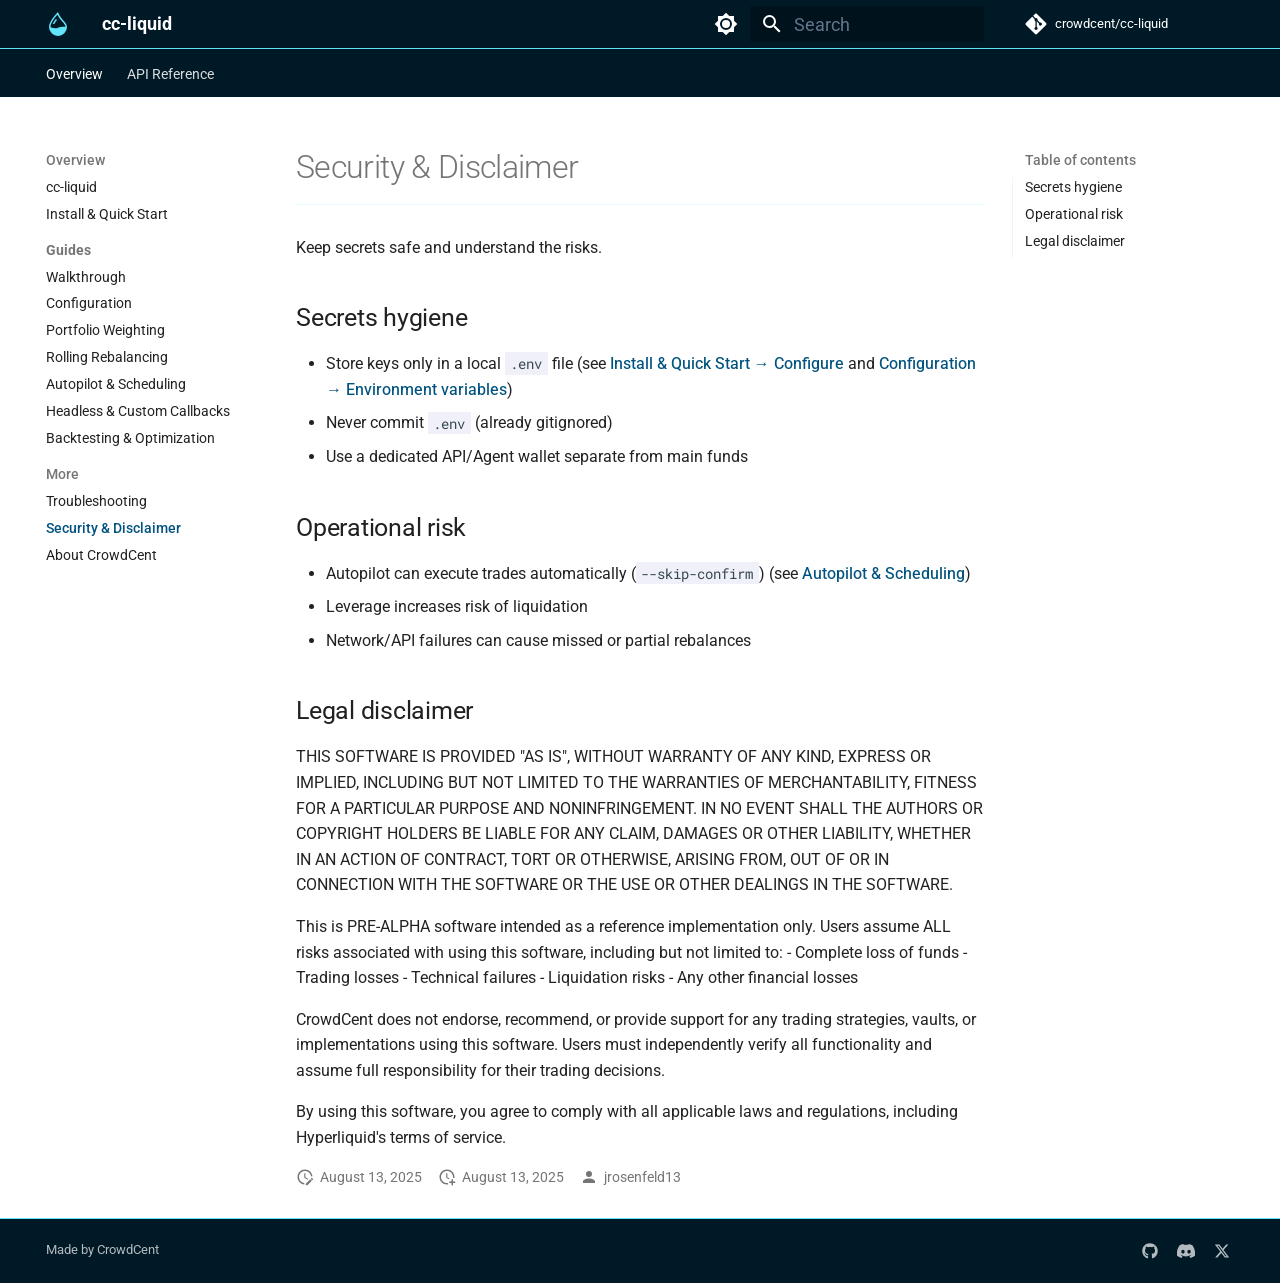
<file: security/index.html>
<!doctype html>
<html lang="en" class="no-js">
  <head>
    
      <meta charset="utf-8">
      <meta name="viewport" content="width=device-width,initial-scale=1">
      
        <meta name="description" content="CrowdCent Hyperliquid Trading Bot Documentation">
      
      
        <meta name="author" content="CrowdCent">
      
      
        <link rel="canonical" href="https://crowdcent.github.io/cc-liquid/security/">
      
      
        <link rel="prev" href="../troubleshooting/">
      
      
        <link rel="next" href="../api/cli/">
      
      
        
      
      
      <link rel="icon" href="../images/favicon.svg">
      <meta name="generator" content="mkdocs-1.6.1, mkdocs-material-9.7.0">
    
    
      
        <title>Security & Disclaimer - cc-liquid</title>
      
    
    
      <link rel="stylesheet" href="../assets/stylesheets/main.618322db.min.css">
      
        
        <link rel="stylesheet" href="../assets/stylesheets/palette.ab4e12ef.min.css">
      
      


    
    
      
    
    
      
        
        
        <link rel="preconnect" href="https://fonts.gstatic.com" crossorigin>
        <link rel="stylesheet" href="https://fonts.googleapis.com/css?family=Roboto:300,300i,400,400i,700,700i%7CRoboto+Mono:400,400i,700,700i&display=fallback">
        <style>:root{--md-text-font:"Roboto";--md-code-font:"Roboto Mono"}</style>
      
    
    
      <link rel="stylesheet" href="../assets/_mkdocstrings.css">
    
      <link rel="stylesheet" href="../stylesheets/extra.css">
    
    <script>__md_scope=new URL("..",location),__md_hash=e=>[...e].reduce(((e,_)=>(e<<5)-e+_.charCodeAt(0)),0),__md_get=(e,_=localStorage,t=__md_scope)=>JSON.parse(_.getItem(t.pathname+"."+e)),__md_set=(e,_,t=localStorage,a=__md_scope)=>{try{t.setItem(a.pathname+"."+e,JSON.stringify(_))}catch(e){}}</script>
    
      

    
    
  </head>
  
  
    
    
      
    
    
    
    
    <body dir="ltr" data-md-color-scheme="default" data-md-color-primary="blue-grey" data-md-color-accent="cyan">
  
    
    <input class="md-toggle" data-md-toggle="drawer" type="checkbox" id="__drawer" autocomplete="off">
    <input class="md-toggle" data-md-toggle="search" type="checkbox" id="__search" autocomplete="off">
    <label class="md-overlay" for="__drawer"></label>
    <div data-md-component="skip">
      
        
        <a href="#secrets-hygiene" class="md-skip">
          Skip to content
        </a>
      
    </div>
    <div data-md-component="announce">
      
    </div>
    
    
      

<header class="md-header" data-md-component="header">
  <nav class="md-header__inner md-grid" aria-label="Header">
    <a href=".." title="cc-liquid" class="md-header__button md-logo" aria-label="cc-liquid" data-md-component="logo">
      
  
  <svg xmlns="http://www.w3.org/2000/svg" width="16" height="16" fill="currentColor" viewBox="0 0 16 16">
  <path fill-rule="evenodd" d="M7.21.8C7.69.295 8 0 8 0q.164.544.371 1.038c.812 1.946 2.073 3.35 3.197 4.6C12.878 7.096 14 8.345 14 10a6 6 0 0 1-12 0C2 6.668 5.58 2.517 7.21.8m.413 1.021A31 31 0 0 0 5.794 3.99c-.726.95-1.436 2.008-1.96 3.07C3.304 8.133 3 9.138 3 10c0 0 2.5 1.5 5 .5s5-.5 5-.5c0-1.201-.796-2.157-2.181-3.7l-.03-.032C9.75 5.11 8.5 3.72 7.623 1.82z"/>
  <path fill-rule="evenodd" d="M4.553 7.776c.82-1.641 1.717-2.753 2.093-3.13l.708.708c-.29.29-1.128 1.311-1.907 2.87z"/>
</svg>


    </a>
    <label class="md-header__button md-icon" for="__drawer">
      
      <svg xmlns="http://www.w3.org/2000/svg" viewBox="0 0 24 24"><path d="M3 6h18v2H3zm0 5h18v2H3zm0 5h18v2H3z"/></svg>
    </label>
    <div class="md-header__title" data-md-component="header-title">
      <div class="md-header__ellipsis">
        <div class="md-header__topic">
          <span class="md-ellipsis">
            cc-liquid
          </span>
        </div>
        <div class="md-header__topic" data-md-component="header-topic">
          <span class="md-ellipsis">
            
              Security & Disclaimer
            
          </span>
        </div>
      </div>
    </div>
    
      
        <form class="md-header__option" data-md-component="palette">
  
    
    
    
    <input class="md-option" data-md-color-media="" data-md-color-scheme="default" data-md-color-primary="blue-grey" data-md-color-accent="cyan"  aria-label="Switch to dark mode"  type="radio" name="__palette" id="__palette_0">
    
      <label class="md-header__button md-icon" title="Switch to dark mode" for="__palette_1" hidden>
        <svg xmlns="http://www.w3.org/2000/svg" viewBox="0 0 24 24"><path d="M12 8a4 4 0 0 0-4 4 4 4 0 0 0 4 4 4 4 0 0 0 4-4 4 4 0 0 0-4-4m0 10a6 6 0 0 1-6-6 6 6 0 0 1 6-6 6 6 0 0 1 6 6 6 6 0 0 1-6 6m8-9.31V4h-4.69L12 .69 8.69 4H4v4.69L.69 12 4 15.31V20h4.69L12 23.31 15.31 20H20v-4.69L23.31 12z"/></svg>
      </label>
    
  
    
    
    
    <input class="md-option" data-md-color-media="" data-md-color-scheme="slate" data-md-color-primary="blue-grey" data-md-color-accent="cyan"  aria-label="Switch to light mode"  type="radio" name="__palette" id="__palette_1">
    
      <label class="md-header__button md-icon" title="Switch to light mode" for="__palette_0" hidden>
        <svg xmlns="http://www.w3.org/2000/svg" viewBox="0 0 24 24"><path d="M12 18c-.89 0-1.74-.2-2.5-.55C11.56 16.5 13 14.42 13 12s-1.44-4.5-3.5-5.45C10.26 6.2 11.11 6 12 6a6 6 0 0 1 6 6 6 6 0 0 1-6 6m8-9.31V4h-4.69L12 .69 8.69 4H4v4.69L.69 12 4 15.31V20h4.69L12 23.31 15.31 20H20v-4.69L23.31 12z"/></svg>
      </label>
    
  
</form>
      
    
    
      <script>var palette=__md_get("__palette");if(palette&&palette.color){if("(prefers-color-scheme)"===palette.color.media){var media=matchMedia("(prefers-color-scheme: light)"),input=document.querySelector(media.matches?"[data-md-color-media='(prefers-color-scheme: light)']":"[data-md-color-media='(prefers-color-scheme: dark)']");palette.color.media=input.getAttribute("data-md-color-media"),palette.color.scheme=input.getAttribute("data-md-color-scheme"),palette.color.primary=input.getAttribute("data-md-color-primary"),palette.color.accent=input.getAttribute("data-md-color-accent")}for(var[key,value]of Object.entries(palette.color))document.body.setAttribute("data-md-color-"+key,value)}</script>
    
    
    
      
      
        <label class="md-header__button md-icon" for="__search">
          
          <svg xmlns="http://www.w3.org/2000/svg" viewBox="0 0 24 24"><path d="M9.5 3A6.5 6.5 0 0 1 16 9.5c0 1.61-.59 3.09-1.56 4.23l.27.27h.79l5 5-1.5 1.5-5-5v-.79l-.27-.27A6.52 6.52 0 0 1 9.5 16 6.5 6.5 0 0 1 3 9.5 6.5 6.5 0 0 1 9.5 3m0 2C7 5 5 7 5 9.5S7 14 9.5 14 14 12 14 9.5 12 5 9.5 5"/></svg>
        </label>
        <div class="md-search" data-md-component="search" role="dialog">
  <label class="md-search__overlay" for="__search"></label>
  <div class="md-search__inner" role="search">
    <form class="md-search__form" name="search">
      <input type="text" class="md-search__input" name="query" aria-label="Search" placeholder="Search" autocapitalize="off" autocorrect="off" autocomplete="off" spellcheck="false" data-md-component="search-query" required>
      <label class="md-search__icon md-icon" for="__search">
        
        <svg xmlns="http://www.w3.org/2000/svg" viewBox="0 0 24 24"><path d="M9.5 3A6.5 6.5 0 0 1 16 9.5c0 1.61-.59 3.09-1.56 4.23l.27.27h.79l5 5-1.5 1.5-5-5v-.79l-.27-.27A6.52 6.52 0 0 1 9.5 16 6.5 6.5 0 0 1 3 9.5 6.5 6.5 0 0 1 9.5 3m0 2C7 5 5 7 5 9.5S7 14 9.5 14 14 12 14 9.5 12 5 9.5 5"/></svg>
        
        <svg xmlns="http://www.w3.org/2000/svg" viewBox="0 0 24 24"><path d="M20 11v2H8l5.5 5.5-1.42 1.42L4.16 12l7.92-7.92L13.5 5.5 8 11z"/></svg>
      </label>
      <nav class="md-search__options" aria-label="Search">
        
        <button type="reset" class="md-search__icon md-icon" title="Clear" aria-label="Clear" tabindex="-1">
          
          <svg xmlns="http://www.w3.org/2000/svg" viewBox="0 0 24 24"><path d="M19 6.41 17.59 5 12 10.59 6.41 5 5 6.41 10.59 12 5 17.59 6.41 19 12 13.41 17.59 19 19 17.59 13.41 12z"/></svg>
        </button>
      </nav>
      
        <div class="md-search__suggest" data-md-component="search-suggest"></div>
      
    </form>
    <div class="md-search__output">
      <div class="md-search__scrollwrap" tabindex="0" data-md-scrollfix>
        <div class="md-search-result" data-md-component="search-result">
          <div class="md-search-result__meta">
            Initializing search
          </div>
          <ol class="md-search-result__list" role="presentation"></ol>
        </div>
      </div>
    </div>
  </div>
</div>
      
    
    
      <div class="md-header__source">
        <a href="https://github.com/crowdcent/cc-liquid" title="Go to repository" class="md-source" data-md-component="source">
  <div class="md-source__icon md-icon">
    
    <svg xmlns="http://www.w3.org/2000/svg" viewBox="0 0 448 512"><!--! Font Awesome Free 7.1.0 by @fontawesome - https://fontawesome.com License - https://fontawesome.com/license/free (Icons: CC BY 4.0, Fonts: SIL OFL 1.1, Code: MIT License) Copyright 2025 Fonticons, Inc.--><path d="M439.6 236.1 244 40.5c-5.4-5.5-12.8-8.5-20.4-8.5s-15 3-20.4 8.4L162.5 81l51.5 51.5c27.1-9.1 52.7 16.8 43.4 43.7l49.7 49.7c34.2-11.8 61.2 31 35.5 56.7-26.5 26.5-70.2-2.9-56-37.3L240.3 199v121.9c25.3 12.5 22.3 41.8 9.1 55-6.4 6.4-15.2 10.1-24.3 10.1s-17.8-3.6-24.3-10.1c-17.6-17.6-11.1-46.9 11.2-56v-123c-20.8-8.5-24.6-30.7-18.6-45L142.6 101 8.5 235.1C3 240.6 0 247.9 0 255.5s3 15 8.5 20.4l195.6 195.7c5.4 5.4 12.7 8.4 20.4 8.4s15-3 20.4-8.4l194.7-194.7c5.4-5.4 8.4-12.8 8.4-20.4s-3-15-8.4-20.4"/></svg>
  </div>
  <div class="md-source__repository">
    crowdcent/cc-liquid
  </div>
</a>
      </div>
    
  </nav>
  
</header>
    
    <div class="md-container" data-md-component="container">
      
      
        
          
            
<nav class="md-tabs" aria-label="Tabs" data-md-component="tabs">
  <div class="md-grid">
    <ul class="md-tabs__list">
      
        
  
  
  
    
  
  
    
    
      <li class="md-tabs__item md-tabs__item--active">
        <a href=".." class="md-tabs__link">
          
  
  
  Overview

        </a>
      </li>
    
  

      
        
  
  
  
  
    
    
      <li class="md-tabs__item">
        <a href="../api/cli/" class="md-tabs__link">
          
  
  
  API Reference

        </a>
      </li>
    
  

      
    </ul>
  </div>
</nav>
          
        
      
      <main class="md-main" data-md-component="main">
        <div class="md-main__inner md-grid">
          
            
              
              <div class="md-sidebar md-sidebar--primary" data-md-component="sidebar" data-md-type="navigation" >
                <div class="md-sidebar__scrollwrap">
                  <div class="md-sidebar__inner">
                    


  


<nav class="md-nav md-nav--primary md-nav--lifted" aria-label="Navigation" data-md-level="0">
  <label class="md-nav__title" for="__drawer">
    <a href=".." title="cc-liquid" class="md-nav__button md-logo" aria-label="cc-liquid" data-md-component="logo">
      
  
  <svg xmlns="http://www.w3.org/2000/svg" width="16" height="16" fill="currentColor" viewBox="0 0 16 16">
  <path fill-rule="evenodd" d="M7.21.8C7.69.295 8 0 8 0q.164.544.371 1.038c.812 1.946 2.073 3.35 3.197 4.6C12.878 7.096 14 8.345 14 10a6 6 0 0 1-12 0C2 6.668 5.58 2.517 7.21.8m.413 1.021A31 31 0 0 0 5.794 3.99c-.726.95-1.436 2.008-1.96 3.07C3.304 8.133 3 9.138 3 10c0 0 2.5 1.5 5 .5s5-.5 5-.5c0-1.201-.796-2.157-2.181-3.7l-.03-.032C9.75 5.11 8.5 3.72 7.623 1.82z"/>
  <path fill-rule="evenodd" d="M4.553 7.776c.82-1.641 1.717-2.753 2.093-3.13l.708.708c-.29.29-1.128 1.311-1.907 2.87z"/>
</svg>


    </a>
    cc-liquid
  </label>
  
    <div class="md-nav__source">
      <a href="https://github.com/crowdcent/cc-liquid" title="Go to repository" class="md-source" data-md-component="source">
  <div class="md-source__icon md-icon">
    
    <svg xmlns="http://www.w3.org/2000/svg" viewBox="0 0 448 512"><!--! Font Awesome Free 7.1.0 by @fontawesome - https://fontawesome.com License - https://fontawesome.com/license/free (Icons: CC BY 4.0, Fonts: SIL OFL 1.1, Code: MIT License) Copyright 2025 Fonticons, Inc.--><path d="M439.6 236.1 244 40.5c-5.4-5.5-12.8-8.5-20.4-8.5s-15 3-20.4 8.4L162.5 81l51.5 51.5c27.1-9.1 52.7 16.8 43.4 43.7l49.7 49.7c34.2-11.8 61.2 31 35.5 56.7-26.5 26.5-70.2-2.9-56-37.3L240.3 199v121.9c25.3 12.5 22.3 41.8 9.1 55-6.4 6.4-15.2 10.1-24.3 10.1s-17.8-3.6-24.3-10.1c-17.6-17.6-11.1-46.9 11.2-56v-123c-20.8-8.5-24.6-30.7-18.6-45L142.6 101 8.5 235.1C3 240.6 0 247.9 0 255.5s3 15 8.5 20.4l195.6 195.7c5.4 5.4 12.7 8.4 20.4 8.4s15-3 20.4-8.4l194.7-194.7c5.4-5.4 8.4-12.8 8.4-20.4s-3-15-8.4-20.4"/></svg>
  </div>
  <div class="md-source__repository">
    crowdcent/cc-liquid
  </div>
</a>
    </div>
  
  <ul class="md-nav__list" data-md-scrollfix>
    
      
      
  
  
    
  
  
  
    
    
    
    
      
        
        
      
      
        
      
    
    
    <li class="md-nav__item md-nav__item--active md-nav__item--section md-nav__item--nested">
      
        
        
        <input class="md-nav__toggle md-toggle " type="checkbox" id="__nav_1" checked>
        
          
          <label class="md-nav__link" for="__nav_1" id="__nav_1_label" tabindex="">
            
  
  
  <span class="md-ellipsis">
    
  
    Overview
  

    
  </span>
  
  

            <span class="md-nav__icon md-icon"></span>
          </label>
        
        <nav class="md-nav" data-md-level="1" aria-labelledby="__nav_1_label" aria-expanded="true">
          <label class="md-nav__title" for="__nav_1">
            <span class="md-nav__icon md-icon"></span>
            
  
    Overview
  

          </label>
          <ul class="md-nav__list" data-md-scrollfix>
            
              
                
  
  
  
  
    <li class="md-nav__item">
      <a href=".." class="md-nav__link">
        
  
  
  <span class="md-ellipsis">
    
  
    cc-liquid
  

    
  </span>
  
  

      </a>
    </li>
  

              
            
              
                
  
  
  
  
    <li class="md-nav__item">
      <a href="../install-quickstart/" class="md-nav__link">
        
  
  
  <span class="md-ellipsis">
    
  
    Install & Quick Start
  

    
  </span>
  
  

      </a>
    </li>
  

              
            
              
                
  
  
  
  
    
    
    
    
      
      
        
          
          
        
      
    
    
    <li class="md-nav__item md-nav__item--section md-nav__item--nested">
      
        
        
          
        
        <input class="md-nav__toggle md-toggle md-toggle--indeterminate" type="checkbox" id="__nav_1_3" >
        
          
          <label class="md-nav__link" for="__nav_1_3" id="__nav_1_3_label" tabindex="">
            
  
  
  <span class="md-ellipsis">
    
  
    Guides
  

    
  </span>
  
  

            <span class="md-nav__icon md-icon"></span>
          </label>
        
        <nav class="md-nav" data-md-level="2" aria-labelledby="__nav_1_3_label" aria-expanded="false">
          <label class="md-nav__title" for="__nav_1_3">
            <span class="md-nav__icon md-icon"></span>
            
  
    Guides
  

          </label>
          <ul class="md-nav__list" data-md-scrollfix>
            
              
                
  
  
  
  
    <li class="md-nav__item">
      <a href="../walkthrough/" class="md-nav__link">
        
  
  
  <span class="md-ellipsis">
    
  
    Walkthrough
  

    
  </span>
  
  

      </a>
    </li>
  

              
            
              
                
  
  
  
  
    <li class="md-nav__item">
      <a href="../configuration/" class="md-nav__link">
        
  
  
  <span class="md-ellipsis">
    
  
    Configuration
  

    
  </span>
  
  

      </a>
    </li>
  

              
            
              
                
  
  
  
  
    <li class="md-nav__item">
      <a href="../portfolio-weighting/" class="md-nav__link">
        
  
  
  <span class="md-ellipsis">
    
  
    Portfolio Weighting
  

    
  </span>
  
  

      </a>
    </li>
  

              
            
              
                
  
  
  
  
    <li class="md-nav__item">
      <a href="../rolling-rebalancing/" class="md-nav__link">
        
  
  
  <span class="md-ellipsis">
    
  
    Rolling Rebalancing
  

    
  </span>
  
  

      </a>
    </li>
  

              
            
              
                
  
  
  
  
    <li class="md-nav__item">
      <a href="../autopilot/" class="md-nav__link">
        
  
  
  <span class="md-ellipsis">
    
  
    Autopilot & Scheduling
  

    
  </span>
  
  

      </a>
    </li>
  

              
            
              
                
  
  
  
  
    <li class="md-nav__item">
      <a href="../headless/" class="md-nav__link">
        
  
  
  <span class="md-ellipsis">
    
  
    Headless & Custom Callbacks
  

    
  </span>
  
  

      </a>
    </li>
  

              
            
              
                
  
  
  
  
    <li class="md-nav__item">
      <a href="../backtesting/" class="md-nav__link">
        
  
  
  <span class="md-ellipsis">
    
  
    Backtesting & Optimization
  

    
  </span>
  
  

      </a>
    </li>
  

              
            
          </ul>
        </nav>
      
    </li>
  

              
            
              
                
  
  
    
  
  
  
    
    
    
    
      
      
        
          
          
        
      
    
    
    <li class="md-nav__item md-nav__item--active md-nav__item--section md-nav__item--nested">
      
        
        
        <input class="md-nav__toggle md-toggle " type="checkbox" id="__nav_1_4" checked>
        
          
          <label class="md-nav__link" for="__nav_1_4" id="__nav_1_4_label" tabindex="">
            
  
  
  <span class="md-ellipsis">
    
  
    More
  

    
  </span>
  
  

            <span class="md-nav__icon md-icon"></span>
          </label>
        
        <nav class="md-nav" data-md-level="2" aria-labelledby="__nav_1_4_label" aria-expanded="true">
          <label class="md-nav__title" for="__nav_1_4">
            <span class="md-nav__icon md-icon"></span>
            
  
    More
  

          </label>
          <ul class="md-nav__list" data-md-scrollfix>
            
              
                
  
  
  
  
    <li class="md-nav__item">
      <a href="../troubleshooting/" class="md-nav__link">
        
  
  
  <span class="md-ellipsis">
    
  
    Troubleshooting
  

    
  </span>
  
  

      </a>
    </li>
  

              
            
              
                
  
  
    
  
  
  
    <li class="md-nav__item md-nav__item--active">
      
      <input class="md-nav__toggle md-toggle" type="checkbox" id="__toc">
      
      
      
        <label class="md-nav__link md-nav__link--active" for="__toc">
          
  
  
  <span class="md-ellipsis">
    
  
    Security & Disclaimer
  

    
  </span>
  
  

          <span class="md-nav__icon md-icon"></span>
        </label>
      
      <a href="./" class="md-nav__link md-nav__link--active">
        
  
  
  <span class="md-ellipsis">
    
  
    Security & Disclaimer
  

    
  </span>
  
  

      </a>
      
        

<nav class="md-nav md-nav--secondary" aria-label="Table of contents">
  
  
  
  
    <label class="md-nav__title" for="__toc">
      <span class="md-nav__icon md-icon"></span>
      Table of contents
    </label>
    <ul class="md-nav__list" data-md-component="toc" data-md-scrollfix>
      
        <li class="md-nav__item">
  <a href="#secrets-hygiene" class="md-nav__link">
    <span class="md-ellipsis">
      
        Secrets hygiene
      
    </span>
  </a>
  
</li>
      
        <li class="md-nav__item">
  <a href="#operational-risk" class="md-nav__link">
    <span class="md-ellipsis">
      
        Operational risk
      
    </span>
  </a>
  
</li>
      
        <li class="md-nav__item">
  <a href="#legal-disclaimer" class="md-nav__link">
    <span class="md-ellipsis">
      
        Legal disclaimer
      
    </span>
  </a>
  
</li>
      
    </ul>
  
</nav>
      
    </li>
  

              
            
              
                
  
  
  
  
    <li class="md-nav__item">
      <a href="https://crowdcent.com/about/" class="md-nav__link">
        
  
  
  <span class="md-ellipsis">
    
  
    About CrowdCent
  

    
  </span>
  
  

      </a>
    </li>
  

              
            
          </ul>
        </nav>
      
    </li>
  

              
            
          </ul>
        </nav>
      
    </li>
  

    
      
      
  
  
  
  
    
    
    
    
      
      
        
      
    
    
    <li class="md-nav__item md-nav__item--nested">
      
        
        
          
        
        <input class="md-nav__toggle md-toggle md-toggle--indeterminate" type="checkbox" id="__nav_2" >
        
          
          <label class="md-nav__link" for="__nav_2" id="__nav_2_label" tabindex="0">
            
  
  
  <span class="md-ellipsis">
    
  
    API Reference
  

    
  </span>
  
  

            <span class="md-nav__icon md-icon"></span>
          </label>
        
        <nav class="md-nav" data-md-level="1" aria-labelledby="__nav_2_label" aria-expanded="false">
          <label class="md-nav__title" for="__nav_2">
            <span class="md-nav__icon md-icon"></span>
            
  
    API Reference
  

          </label>
          <ul class="md-nav__list" data-md-scrollfix>
            
              
                
  
  
  
  
    <li class="md-nav__item">
      <a href="../api/cli/" class="md-nav__link">
        
  
  
  <span class="md-ellipsis">
    
  
    CLI
  

    
  </span>
  
  

      </a>
    </li>
  

              
            
              
                
  
  
  
  
    <li class="md-nav__item">
      <a href="../api/python/" class="md-nav__link">
        
  
  
  <span class="md-ellipsis">
    
  
    Python API
  

    
  </span>
  
  

      </a>
    </li>
  

              
            
          </ul>
        </nav>
      
    </li>
  

    
  </ul>
</nav>
                  </div>
                </div>
              </div>
            
            
              
              <div class="md-sidebar md-sidebar--secondary" data-md-component="sidebar" data-md-type="toc" >
                <div class="md-sidebar__scrollwrap">
                  <div class="md-sidebar__inner">
                    

<nav class="md-nav md-nav--secondary" aria-label="Table of contents">
  
  
  
  
    <label class="md-nav__title" for="__toc">
      <span class="md-nav__icon md-icon"></span>
      Table of contents
    </label>
    <ul class="md-nav__list" data-md-component="toc" data-md-scrollfix>
      
        <li class="md-nav__item">
  <a href="#secrets-hygiene" class="md-nav__link">
    <span class="md-ellipsis">
      
        Secrets hygiene
      
    </span>
  </a>
  
</li>
      
        <li class="md-nav__item">
  <a href="#operational-risk" class="md-nav__link">
    <span class="md-ellipsis">
      
        Operational risk
      
    </span>
  </a>
  
</li>
      
        <li class="md-nav__item">
  <a href="#legal-disclaimer" class="md-nav__link">
    <span class="md-ellipsis">
      
        Legal disclaimer
      
    </span>
  </a>
  
</li>
      
    </ul>
  
</nav>
                  </div>
                </div>
              </div>
            
          
          
            <div class="md-content" data-md-component="content">
              
              <article class="md-content__inner md-typeset">
                
                  


  
  


  <h1>Security & Disclaimer</h1>

<p>Keep secrets safe and understand the risks.</p>
<h2 id="secrets-hygiene">Secrets hygiene</h2>
<ul>
<li>Store keys only in a local <code>.env</code> file (see <a href="../install-quickstart/#configure">Install &amp; Quick Start → Configure</a> and <a href="../configuration/#environment-variables-env">Configuration → Environment variables</a>)</li>
<li>Never commit <code>.env</code> (already gitignored)</li>
<li>Use a dedicated API/Agent wallet separate from main funds</li>
</ul>
<h2 id="operational-risk">Operational risk</h2>
<ul>
<li>Autopilot can execute trades automatically (<code>--skip-confirm</code>) (see <a href="../autopilot/">Autopilot &amp; Scheduling</a>)</li>
<li>Leverage increases risk of liquidation</li>
<li>Network/API failures can cause missed or partial rebalances</li>
</ul>
<h2 id="legal-disclaimer">Legal disclaimer</h2>
<p>THIS SOFTWARE IS PROVIDED "AS IS", WITHOUT WARRANTY OF ANY KIND, EXPRESS OR IMPLIED, INCLUDING BUT NOT LIMITED TO THE WARRANTIES OF MERCHANTABILITY, FITNESS FOR A PARTICULAR PURPOSE AND NONINFRINGEMENT. IN NO EVENT SHALL THE AUTHORS OR COPYRIGHT HOLDERS BE LIABLE FOR ANY CLAIM, DAMAGES OR OTHER LIABILITY, WHETHER IN AN ACTION OF CONTRACT, TORT OR OTHERWISE, ARISING FROM, OUT OF OR IN CONNECTION WITH THE SOFTWARE OR THE USE OR OTHER DEALINGS IN THE SOFTWARE.</p>
<p>This is PRE-ALPHA software intended as a reference implementation only. Users assume ALL risks associated with using this software, including but not limited to:
- Complete loss of funds
- Trading losses
- Technical failures
- Liquidation risks
- Any other financial losses</p>
<p>CrowdCent does not endorse, recommend, or provide support for any trading strategies, vaults, or implementations using this software. Users must independently verify all functionality and assume full responsibility for their trading decisions.</p>
<p>By using this software, you agree to comply with all applicable laws and regulations, including Hyperliquid's terms of service.</p>







  
    
  
  
    
  


  <aside class="md-source-file">
    
      
  <span class="md-source-file__fact">
    <span class="md-icon" title="Last update">
      <svg xmlns="http://www.w3.org/2000/svg" viewBox="0 0 24 24"><path d="M21 13.1c-.1 0-.3.1-.4.2l-1 1 2.1 2.1 1-1c.2-.2.2-.6 0-.8l-1.3-1.3c-.1-.1-.2-.2-.4-.2m-1.9 1.8-6.1 6V23h2.1l6.1-6.1zM12.5 7v5.2l4 2.4-1 1L11 13V7zM11 21.9c-5.1-.5-9-4.8-9-9.9C2 6.5 6.5 2 12 2c5.3 0 9.6 4.1 10 9.3-.3-.1-.6-.2-1-.2s-.7.1-1 .2C19.6 7.2 16.2 4 12 4c-4.4 0-8 3.6-8 8 0 4.1 3.1 7.5 7.1 7.9l-.1.2z"/></svg>
    </span>
    <span class="git-revision-date-localized-plugin git-revision-date-localized-plugin-date" title="August 13, 2025 16:53:41 UTC">August 13, 2025</span>
  </span>

    
    
      
  <span class="md-source-file__fact">
    <span class="md-icon" title="Created">
      <svg xmlns="http://www.w3.org/2000/svg" viewBox="0 0 24 24"><path d="M14.47 15.08 11 13V7h1.5v5.25l3.08 1.83c-.41.28-.79.62-1.11 1m-1.39 4.84c-.36.05-.71.08-1.08.08-4.42 0-8-3.58-8-8s3.58-8 8-8 8 3.58 8 8c0 .37-.03.72-.08 1.08.69.1 1.33.32 1.92.64.1-.56.16-1.13.16-1.72 0-5.5-4.5-10-10-10S2 6.5 2 12s4.47 10 10 10c.59 0 1.16-.06 1.72-.16-.32-.59-.54-1.23-.64-1.92M18 15v3h-3v2h3v3h2v-3h3v-2h-3v-3z"/></svg>
    </span>
    <span class="git-revision-date-localized-plugin git-revision-date-localized-plugin-date" title="August 13, 2025 16:53:41 UTC">August 13, 2025</span>
  </span>

    
    
      
  
  <span class="md-source-file__fact">
    <span class="md-icon" title="Contributors">
      
        <svg xmlns="http://www.w3.org/2000/svg" viewBox="0 0 24 24"><path d="M12 4a4 4 0 0 1 4 4 4 4 0 0 1-4 4 4 4 0 0 1-4-4 4 4 0 0 1 4-4m0 10c4.42 0 8 1.79 8 4v2H4v-2c0-2.21 3.58-4 8-4"/></svg>
      
    </span>
    <nav>
      jrosenfeld13
    </nav>
  </span>

    
    
  </aside>





                
              </article>
            </div>
          
          
  <script>var tabs=__md_get("__tabs");if(Array.isArray(tabs))e:for(var set of document.querySelectorAll(".tabbed-set")){var labels=set.querySelector(".tabbed-labels");for(var tab of tabs)for(var label of labels.getElementsByTagName("label"))if(label.innerText.trim()===tab){var input=document.getElementById(label.htmlFor);input.checked=!0;continue e}}</script>

<script>var target=document.getElementById(location.hash.slice(1));target&&target.name&&(target.checked=target.name.startsWith("__tabbed_"))</script>
        </div>
        
          <button type="button" class="md-top md-icon" data-md-component="top" hidden>
  
  <svg xmlns="http://www.w3.org/2000/svg" viewBox="0 0 24 24"><path d="M13 20h-2V8l-5.5 5.5-1.42-1.42L12 4.16l7.92 7.92-1.42 1.42L13 8z"/></svg>
  Back to top
</button>
        
      </main>
      
        <footer class="md-footer">
  
  <div class="md-footer-meta md-typeset">
    <div class="md-footer-meta__inner md-grid">
      <div class="md-copyright">
  
    <div class="md-copyright__highlight">
      Made by CrowdCent
    </div>
  
  
</div>
      
        
<div class="md-social">
  
    
    
    
    
      
      
    
    <a href="https://github.com/crowdcent/cc-liquid" target="_blank" rel="noopener" title="github.com" class="md-social__link">
      <svg xmlns="http://www.w3.org/2000/svg" viewBox="0 0 512 512"><!--! Font Awesome Free 7.1.0 by @fontawesome - https://fontawesome.com License - https://fontawesome.com/license/free (Icons: CC BY 4.0, Fonts: SIL OFL 1.1, Code: MIT License) Copyright 2025 Fonticons, Inc.--><path d="M173.9 397.4c0 2-2.3 3.6-5.2 3.6-3.3.3-5.6-1.3-5.6-3.6 0-2 2.3-3.6 5.2-3.6 3-.3 5.6 1.3 5.6 3.6m-31.1-4.5c-.7 2 1.3 4.3 4.3 4.9 2.6 1 5.6 0 6.2-2s-1.3-4.3-4.3-5.2c-2.6-.7-5.5.3-6.2 2.3m44.2-1.7c-2.9.7-4.9 2.6-4.6 4.9.3 2 2.9 3.3 5.9 2.6 2.9-.7 4.9-2.6 4.6-4.6-.3-1.9-3-3.2-5.9-2.9M252.8 8C114.1 8 8 113.3 8 252c0 110.9 69.8 205.8 169.5 239.2 12.8 2.3 17.3-5.6 17.3-12.1 0-6.2-.3-40.4-.3-61.4 0 0-70 15-84.7-29.8 0 0-11.4-29.1-27.8-36.6 0 0-22.9-15.7 1.6-15.4 0 0 24.9 2 38.6 25.8 21.9 38.6 58.6 27.5 72.9 20.9 2.3-16 8.8-27.1 16-33.7-55.9-6.2-112.3-14.3-112.3-110.5 0-27.5 7.6-41.3 23.6-58.9-2.6-6.5-11.1-33.3 2.6-67.9 20.9-6.5 69 27 69 27 20-5.6 41.5-8.5 62.8-8.5s42.8 2.9 62.8 8.5c0 0 48.1-33.6 69-27 13.7 34.7 5.2 61.4 2.6 67.9 16 17.7 25.8 31.5 25.8 58.9 0 96.5-58.9 104.2-114.8 110.5 9.2 7.9 17 22.9 17 46.4 0 33.7-.3 75.4-.3 83.6 0 6.5 4.6 14.4 17.3 12.1C436.2 457.8 504 362.9 504 252 504 113.3 391.5 8 252.8 8M105.2 352.9c-1.3 1-1 3.3.7 5.2 1.6 1.6 3.9 2.3 5.2 1 1.3-1 1-3.3-.7-5.2-1.6-1.6-3.9-2.3-5.2-1m-10.8-8.1c-.7 1.3.3 2.9 2.3 3.9 1.6 1 3.6.7 4.3-.7.7-1.3-.3-2.9-2.3-3.9-2-.6-3.6-.3-4.3.7m32.4 35.6c-1.6 1.3-1 4.3 1.3 6.2 2.3 2.3 5.2 2.6 6.5 1 1.3-1.3.7-4.3-1.3-6.2-2.2-2.3-5.2-2.6-6.5-1m-11.4-14.7c-1.6 1-1.6 3.6 0 5.9s4.3 3.3 5.6 2.3c1.6-1.3 1.6-3.9 0-6.2-1.4-2.3-4-3.3-5.6-2"/></svg>
    </a>
  
    
    
    
    
    <a href="https://discord.gg/v6ZSGuTbQS" target="_blank" rel="noopener" title="crowdcent on discord" class="md-social__link">
      <svg xmlns="http://www.w3.org/2000/svg" viewBox="0 0 576 512"><!--! Font Awesome Free 7.1.0 by @fontawesome - https://fontawesome.com License - https://fontawesome.com/license/free (Icons: CC BY 4.0, Fonts: SIL OFL 1.1, Code: MIT License) Copyright 2025 Fonticons, Inc.--><path d="M492.5 69.8c-.2-.3-.4-.6-.8-.7-38.1-17.5-78.4-30-119.7-37.1-.4-.1-.8 0-1.1.1s-.6.4-.8.8c-5.5 9.9-10.5 20.2-14.9 30.6-44.6-6.8-89.9-6.8-134.4 0-4.5-10.5-9.5-20.7-15.1-30.6-.2-.3-.5-.6-.8-.8s-.7-.2-1.1-.2C162.5 39 122.2 51.5 84.1 69c-.3.1-.6.4-.8.7C7.1 183.5-13.8 294.6-3.6 404.2c0 .3.1.5.2.8s.3.4.5.6c44.4 32.9 94 58 146.8 74.2.4.1.8.1 1.1 0s.7-.4.9-.7c11.3-15.4 21.4-31.8 30-48.8.1-.2.2-.5.2-.8s0-.5-.1-.8-.2-.5-.4-.6-.4-.3-.7-.4c-15.8-6.1-31.2-13.4-45.9-21.9-.3-.2-.5-.4-.7-.6s-.3-.6-.3-.9 0-.6.2-.9.3-.5.6-.7c3.1-2.3 6.2-4.7 9.1-7.1.3-.2.6-.4.9-.4s.7 0 1 .1c96.2 43.9 200.4 43.9 295.5 0 .3-.1.7-.2 1-.2s.7.2.9.4c2.9 2.4 6 4.9 9.1 7.2.2.2.4.4.6.7s.2.6.2.9-.1.6-.3.9-.4.5-.6.6c-14.7 8.6-30 15.9-45.9 21.8-.2.1-.5.2-.7.4s-.3.4-.4.7-.1.5-.1.8.1.5.2.8c8.8 17 18.8 33.3 30 48.8.2.3.6.6.9.7s.8.1 1.1 0c52.9-16.2 102.6-41.3 147.1-74.2.2-.2.4-.4.5-.6s.2-.5.2-.8c12.3-126.8-20.5-236.9-86.9-334.5zm-302 267.7c-29 0-52.8-26.6-52.8-59.2s23.4-59.2 52.8-59.2c29.7 0 53.3 26.8 52.8 59.2 0 32.7-23.4 59.2-52.8 59.2m195.4 0c-29 0-52.8-26.6-52.8-59.2s23.4-59.2 52.8-59.2c29.7 0 53.3 26.8 52.8 59.2 0 32.7-23.2 59.2-52.8 59.2"/></svg>
    </a>
  
    
    
    
    
    <a href="https://x.com/CrowdCent" target="_blank" rel="noopener" title="crowdcent on X" class="md-social__link">
      <svg xmlns="http://www.w3.org/2000/svg" viewBox="0 0 448 512"><!--! Font Awesome Free 7.1.0 by @fontawesome - https://fontawesome.com License - https://fontawesome.com/license/free (Icons: CC BY 4.0, Fonts: SIL OFL 1.1, Code: MIT License) Copyright 2025 Fonticons, Inc.--><path d="M357.2 48h70.6L273.6 224.2 455 464H313L201.7 318.6 74.5 464H3.8l164.9-188.5L-5.2 48h145.6l100.5 132.9zm-24.8 373.8h39.1L119.1 88h-42z"/></svg>
    </a>
  
</div>
      
    </div>
  </div>
</footer>
      
    </div>
    <div class="md-dialog" data-md-component="dialog">
      <div class="md-dialog__inner md-typeset"></div>
    </div>
    
    
    
      
      
      <script id="__config" type="application/json">{"annotate": null, "base": "..", "features": ["navigation.tabs", "navigation.sections", "navigation.expand", "navigation.top", "search.suggest", "search.highlight", "content.tabs.link", "content.code.annotation", "content.code.copy"], "search": "../assets/javascripts/workers/search.7a47a382.min.js", "tags": null, "translations": {"clipboard.copied": "Copied to clipboard", "clipboard.copy": "Copy to clipboard", "search.result.more.one": "1 more on this page", "search.result.more.other": "# more on this page", "search.result.none": "No matching documents", "search.result.one": "1 matching document", "search.result.other": "# matching documents", "search.result.placeholder": "Type to start searching", "search.result.term.missing": "Missing", "select.version": "Select version"}, "version": null}</script>
    
    
      <script src="../assets/javascripts/bundle.e71a0d61.min.js"></script>
      
    
  </body>
</html>
</file>
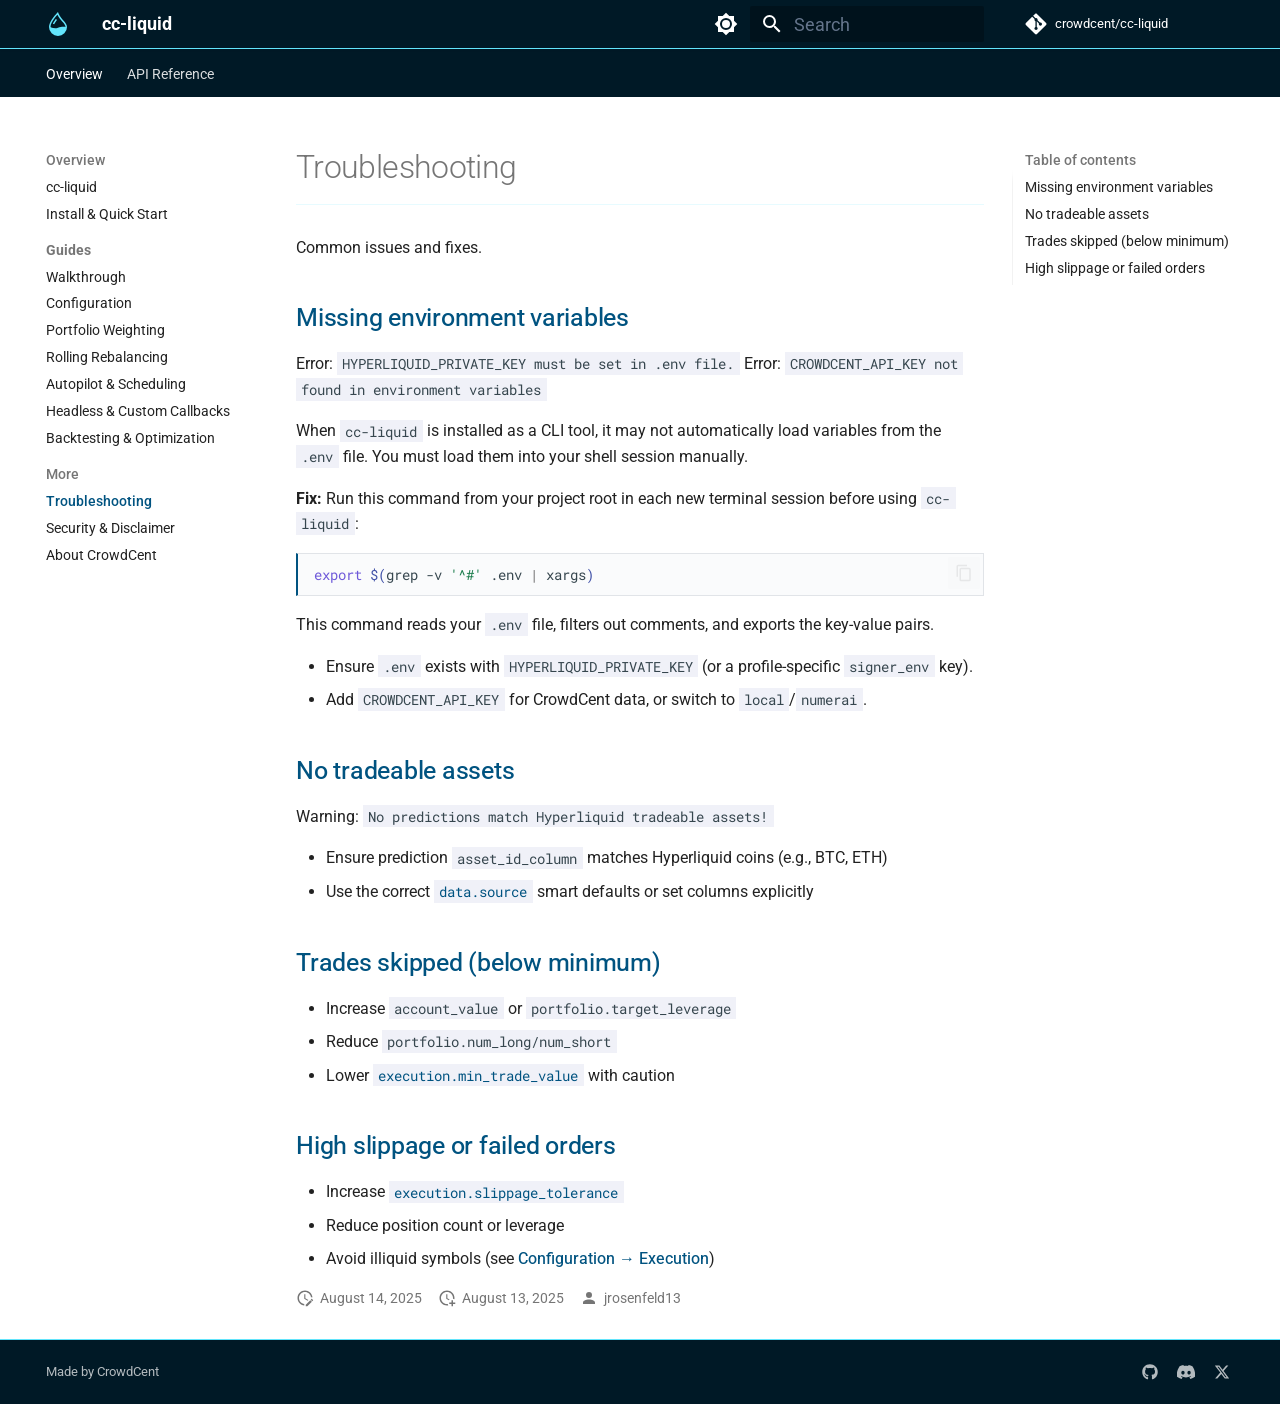
<file: troubleshooting/index.html>
<!doctype html>
<html lang="en" class="no-js">
  <head>
    
      <meta charset="utf-8">
      <meta name="viewport" content="width=device-width,initial-scale=1">
      
        <meta name="description" content="CrowdCent Hyperliquid Trading Bot Documentation">
      
      
        <meta name="author" content="CrowdCent">
      
      
        <link rel="canonical" href="https://crowdcent.github.io/cc-liquid/troubleshooting/">
      
      
        <link rel="prev" href="../backtesting/">
      
      
        <link rel="next" href="../security/">
      
      
        
      
      
      <link rel="icon" href="../images/favicon.svg">
      <meta name="generator" content="mkdocs-1.6.1, mkdocs-material-9.7.0">
    
    
      
        <title>Troubleshooting - cc-liquid</title>
      
    
    
      <link rel="stylesheet" href="../assets/stylesheets/main.618322db.min.css">
      
        
        <link rel="stylesheet" href="../assets/stylesheets/palette.ab4e12ef.min.css">
      
      


    
    
      
    
    
      
        
        
        <link rel="preconnect" href="https://fonts.gstatic.com" crossorigin>
        <link rel="stylesheet" href="https://fonts.googleapis.com/css?family=Roboto:300,300i,400,400i,700,700i%7CRoboto+Mono:400,400i,700,700i&display=fallback">
        <style>:root{--md-text-font:"Roboto";--md-code-font:"Roboto Mono"}</style>
      
    
    
      <link rel="stylesheet" href="../assets/_mkdocstrings.css">
    
      <link rel="stylesheet" href="../stylesheets/extra.css">
    
    <script>__md_scope=new URL("..",location),__md_hash=e=>[...e].reduce(((e,_)=>(e<<5)-e+_.charCodeAt(0)),0),__md_get=(e,_=localStorage,t=__md_scope)=>JSON.parse(_.getItem(t.pathname+"."+e)),__md_set=(e,_,t=localStorage,a=__md_scope)=>{try{t.setItem(a.pathname+"."+e,JSON.stringify(_))}catch(e){}}</script>
    
      

    
    
  </head>
  
  
    
    
      
    
    
    
    
    <body dir="ltr" data-md-color-scheme="default" data-md-color-primary="blue-grey" data-md-color-accent="cyan">
  
    
    <input class="md-toggle" data-md-toggle="drawer" type="checkbox" id="__drawer" autocomplete="off">
    <input class="md-toggle" data-md-toggle="search" type="checkbox" id="__search" autocomplete="off">
    <label class="md-overlay" for="__drawer"></label>
    <div data-md-component="skip">
      
        
        <a href="#missing-environment-variables" class="md-skip">
          Skip to content
        </a>
      
    </div>
    <div data-md-component="announce">
      
    </div>
    
    
      

<header class="md-header" data-md-component="header">
  <nav class="md-header__inner md-grid" aria-label="Header">
    <a href=".." title="cc-liquid" class="md-header__button md-logo" aria-label="cc-liquid" data-md-component="logo">
      
  
  <svg xmlns="http://www.w3.org/2000/svg" width="16" height="16" fill="currentColor" viewBox="0 0 16 16">
  <path fill-rule="evenodd" d="M7.21.8C7.69.295 8 0 8 0q.164.544.371 1.038c.812 1.946 2.073 3.35 3.197 4.6C12.878 7.096 14 8.345 14 10a6 6 0 0 1-12 0C2 6.668 5.58 2.517 7.21.8m.413 1.021A31 31 0 0 0 5.794 3.99c-.726.95-1.436 2.008-1.96 3.07C3.304 8.133 3 9.138 3 10c0 0 2.5 1.5 5 .5s5-.5 5-.5c0-1.201-.796-2.157-2.181-3.7l-.03-.032C9.75 5.11 8.5 3.72 7.623 1.82z"/>
  <path fill-rule="evenodd" d="M4.553 7.776c.82-1.641 1.717-2.753 2.093-3.13l.708.708c-.29.29-1.128 1.311-1.907 2.87z"/>
</svg>


    </a>
    <label class="md-header__button md-icon" for="__drawer">
      
      <svg xmlns="http://www.w3.org/2000/svg" viewBox="0 0 24 24"><path d="M3 6h18v2H3zm0 5h18v2H3zm0 5h18v2H3z"/></svg>
    </label>
    <div class="md-header__title" data-md-component="header-title">
      <div class="md-header__ellipsis">
        <div class="md-header__topic">
          <span class="md-ellipsis">
            cc-liquid
          </span>
        </div>
        <div class="md-header__topic" data-md-component="header-topic">
          <span class="md-ellipsis">
            
              Troubleshooting
            
          </span>
        </div>
      </div>
    </div>
    
      
        <form class="md-header__option" data-md-component="palette">
  
    
    
    
    <input class="md-option" data-md-color-media="" data-md-color-scheme="default" data-md-color-primary="blue-grey" data-md-color-accent="cyan"  aria-label="Switch to dark mode"  type="radio" name="__palette" id="__palette_0">
    
      <label class="md-header__button md-icon" title="Switch to dark mode" for="__palette_1" hidden>
        <svg xmlns="http://www.w3.org/2000/svg" viewBox="0 0 24 24"><path d="M12 8a4 4 0 0 0-4 4 4 4 0 0 0 4 4 4 4 0 0 0 4-4 4 4 0 0 0-4-4m0 10a6 6 0 0 1-6-6 6 6 0 0 1 6-6 6 6 0 0 1 6 6 6 6 0 0 1-6 6m8-9.31V4h-4.69L12 .69 8.69 4H4v4.69L.69 12 4 15.31V20h4.69L12 23.31 15.31 20H20v-4.69L23.31 12z"/></svg>
      </label>
    
  
    
    
    
    <input class="md-option" data-md-color-media="" data-md-color-scheme="slate" data-md-color-primary="blue-grey" data-md-color-accent="cyan"  aria-label="Switch to light mode"  type="radio" name="__palette" id="__palette_1">
    
      <label class="md-header__button md-icon" title="Switch to light mode" for="__palette_0" hidden>
        <svg xmlns="http://www.w3.org/2000/svg" viewBox="0 0 24 24"><path d="M12 18c-.89 0-1.74-.2-2.5-.55C11.56 16.5 13 14.42 13 12s-1.44-4.5-3.5-5.45C10.26 6.2 11.11 6 12 6a6 6 0 0 1 6 6 6 6 0 0 1-6 6m8-9.31V4h-4.69L12 .69 8.69 4H4v4.69L.69 12 4 15.31V20h4.69L12 23.31 15.31 20H20v-4.69L23.31 12z"/></svg>
      </label>
    
  
</form>
      
    
    
      <script>var palette=__md_get("__palette");if(palette&&palette.color){if("(prefers-color-scheme)"===palette.color.media){var media=matchMedia("(prefers-color-scheme: light)"),input=document.querySelector(media.matches?"[data-md-color-media='(prefers-color-scheme: light)']":"[data-md-color-media='(prefers-color-scheme: dark)']");palette.color.media=input.getAttribute("data-md-color-media"),palette.color.scheme=input.getAttribute("data-md-color-scheme"),palette.color.primary=input.getAttribute("data-md-color-primary"),palette.color.accent=input.getAttribute("data-md-color-accent")}for(var[key,value]of Object.entries(palette.color))document.body.setAttribute("data-md-color-"+key,value)}</script>
    
    
    
      
      
        <label class="md-header__button md-icon" for="__search">
          
          <svg xmlns="http://www.w3.org/2000/svg" viewBox="0 0 24 24"><path d="M9.5 3A6.5 6.5 0 0 1 16 9.5c0 1.61-.59 3.09-1.56 4.23l.27.27h.79l5 5-1.5 1.5-5-5v-.79l-.27-.27A6.52 6.52 0 0 1 9.5 16 6.5 6.5 0 0 1 3 9.5 6.5 6.5 0 0 1 9.5 3m0 2C7 5 5 7 5 9.5S7 14 9.5 14 14 12 14 9.5 12 5 9.5 5"/></svg>
        </label>
        <div class="md-search" data-md-component="search" role="dialog">
  <label class="md-search__overlay" for="__search"></label>
  <div class="md-search__inner" role="search">
    <form class="md-search__form" name="search">
      <input type="text" class="md-search__input" name="query" aria-label="Search" placeholder="Search" autocapitalize="off" autocorrect="off" autocomplete="off" spellcheck="false" data-md-component="search-query" required>
      <label class="md-search__icon md-icon" for="__search">
        
        <svg xmlns="http://www.w3.org/2000/svg" viewBox="0 0 24 24"><path d="M9.5 3A6.5 6.5 0 0 1 16 9.5c0 1.61-.59 3.09-1.56 4.23l.27.27h.79l5 5-1.5 1.5-5-5v-.79l-.27-.27A6.52 6.52 0 0 1 9.5 16 6.5 6.5 0 0 1 3 9.5 6.5 6.5 0 0 1 9.5 3m0 2C7 5 5 7 5 9.5S7 14 9.5 14 14 12 14 9.5 12 5 9.5 5"/></svg>
        
        <svg xmlns="http://www.w3.org/2000/svg" viewBox="0 0 24 24"><path d="M20 11v2H8l5.5 5.5-1.42 1.42L4.16 12l7.92-7.92L13.5 5.5 8 11z"/></svg>
      </label>
      <nav class="md-search__options" aria-label="Search">
        
        <button type="reset" class="md-search__icon md-icon" title="Clear" aria-label="Clear" tabindex="-1">
          
          <svg xmlns="http://www.w3.org/2000/svg" viewBox="0 0 24 24"><path d="M19 6.41 17.59 5 12 10.59 6.41 5 5 6.41 10.59 12 5 17.59 6.41 19 12 13.41 17.59 19 19 17.59 13.41 12z"/></svg>
        </button>
      </nav>
      
        <div class="md-search__suggest" data-md-component="search-suggest"></div>
      
    </form>
    <div class="md-search__output">
      <div class="md-search__scrollwrap" tabindex="0" data-md-scrollfix>
        <div class="md-search-result" data-md-component="search-result">
          <div class="md-search-result__meta">
            Initializing search
          </div>
          <ol class="md-search-result__list" role="presentation"></ol>
        </div>
      </div>
    </div>
  </div>
</div>
      
    
    
      <div class="md-header__source">
        <a href="https://github.com/crowdcent/cc-liquid" title="Go to repository" class="md-source" data-md-component="source">
  <div class="md-source__icon md-icon">
    
    <svg xmlns="http://www.w3.org/2000/svg" viewBox="0 0 448 512"><!--! Font Awesome Free 7.1.0 by @fontawesome - https://fontawesome.com License - https://fontawesome.com/license/free (Icons: CC BY 4.0, Fonts: SIL OFL 1.1, Code: MIT License) Copyright 2025 Fonticons, Inc.--><path d="M439.6 236.1 244 40.5c-5.4-5.5-12.8-8.5-20.4-8.5s-15 3-20.4 8.4L162.5 81l51.5 51.5c27.1-9.1 52.7 16.8 43.4 43.7l49.7 49.7c34.2-11.8 61.2 31 35.5 56.7-26.5 26.5-70.2-2.9-56-37.3L240.3 199v121.9c25.3 12.5 22.3 41.8 9.1 55-6.4 6.4-15.2 10.1-24.3 10.1s-17.8-3.6-24.3-10.1c-17.6-17.6-11.1-46.9 11.2-56v-123c-20.8-8.5-24.6-30.7-18.6-45L142.6 101 8.5 235.1C3 240.6 0 247.9 0 255.5s3 15 8.5 20.4l195.6 195.7c5.4 5.4 12.7 8.4 20.4 8.4s15-3 20.4-8.4l194.7-194.7c5.4-5.4 8.4-12.8 8.4-20.4s-3-15-8.4-20.4"/></svg>
  </div>
  <div class="md-source__repository">
    crowdcent/cc-liquid
  </div>
</a>
      </div>
    
  </nav>
  
</header>
    
    <div class="md-container" data-md-component="container">
      
      
        
          
            
<nav class="md-tabs" aria-label="Tabs" data-md-component="tabs">
  <div class="md-grid">
    <ul class="md-tabs__list">
      
        
  
  
  
    
  
  
    
    
      <li class="md-tabs__item md-tabs__item--active">
        <a href=".." class="md-tabs__link">
          
  
  
  Overview

        </a>
      </li>
    
  

      
        
  
  
  
  
    
    
      <li class="md-tabs__item">
        <a href="../api/cli/" class="md-tabs__link">
          
  
  
  API Reference

        </a>
      </li>
    
  

      
    </ul>
  </div>
</nav>
          
        
      
      <main class="md-main" data-md-component="main">
        <div class="md-main__inner md-grid">
          
            
              
              <div class="md-sidebar md-sidebar--primary" data-md-component="sidebar" data-md-type="navigation" >
                <div class="md-sidebar__scrollwrap">
                  <div class="md-sidebar__inner">
                    


  


<nav class="md-nav md-nav--primary md-nav--lifted" aria-label="Navigation" data-md-level="0">
  <label class="md-nav__title" for="__drawer">
    <a href=".." title="cc-liquid" class="md-nav__button md-logo" aria-label="cc-liquid" data-md-component="logo">
      
  
  <svg xmlns="http://www.w3.org/2000/svg" width="16" height="16" fill="currentColor" viewBox="0 0 16 16">
  <path fill-rule="evenodd" d="M7.21.8C7.69.295 8 0 8 0q.164.544.371 1.038c.812 1.946 2.073 3.35 3.197 4.6C12.878 7.096 14 8.345 14 10a6 6 0 0 1-12 0C2 6.668 5.58 2.517 7.21.8m.413 1.021A31 31 0 0 0 5.794 3.99c-.726.95-1.436 2.008-1.96 3.07C3.304 8.133 3 9.138 3 10c0 0 2.5 1.5 5 .5s5-.5 5-.5c0-1.201-.796-2.157-2.181-3.7l-.03-.032C9.75 5.11 8.5 3.72 7.623 1.82z"/>
  <path fill-rule="evenodd" d="M4.553 7.776c.82-1.641 1.717-2.753 2.093-3.13l.708.708c-.29.29-1.128 1.311-1.907 2.87z"/>
</svg>


    </a>
    cc-liquid
  </label>
  
    <div class="md-nav__source">
      <a href="https://github.com/crowdcent/cc-liquid" title="Go to repository" class="md-source" data-md-component="source">
  <div class="md-source__icon md-icon">
    
    <svg xmlns="http://www.w3.org/2000/svg" viewBox="0 0 448 512"><!--! Font Awesome Free 7.1.0 by @fontawesome - https://fontawesome.com License - https://fontawesome.com/license/free (Icons: CC BY 4.0, Fonts: SIL OFL 1.1, Code: MIT License) Copyright 2025 Fonticons, Inc.--><path d="M439.6 236.1 244 40.5c-5.4-5.5-12.8-8.5-20.4-8.5s-15 3-20.4 8.4L162.5 81l51.5 51.5c27.1-9.1 52.7 16.8 43.4 43.7l49.7 49.7c34.2-11.8 61.2 31 35.5 56.7-26.5 26.5-70.2-2.9-56-37.3L240.3 199v121.9c25.3 12.5 22.3 41.8 9.1 55-6.4 6.4-15.2 10.1-24.3 10.1s-17.8-3.6-24.3-10.1c-17.6-17.6-11.1-46.9 11.2-56v-123c-20.8-8.5-24.6-30.7-18.6-45L142.6 101 8.5 235.1C3 240.6 0 247.9 0 255.5s3 15 8.5 20.4l195.6 195.7c5.4 5.4 12.7 8.4 20.4 8.4s15-3 20.4-8.4l194.7-194.7c5.4-5.4 8.4-12.8 8.4-20.4s-3-15-8.4-20.4"/></svg>
  </div>
  <div class="md-source__repository">
    crowdcent/cc-liquid
  </div>
</a>
    </div>
  
  <ul class="md-nav__list" data-md-scrollfix>
    
      
      
  
  
    
  
  
  
    
    
    
    
      
        
        
      
      
        
      
    
    
    <li class="md-nav__item md-nav__item--active md-nav__item--section md-nav__item--nested">
      
        
        
        <input class="md-nav__toggle md-toggle " type="checkbox" id="__nav_1" checked>
        
          
          <label class="md-nav__link" for="__nav_1" id="__nav_1_label" tabindex="">
            
  
  
  <span class="md-ellipsis">
    
  
    Overview
  

    
  </span>
  
  

            <span class="md-nav__icon md-icon"></span>
          </label>
        
        <nav class="md-nav" data-md-level="1" aria-labelledby="__nav_1_label" aria-expanded="true">
          <label class="md-nav__title" for="__nav_1">
            <span class="md-nav__icon md-icon"></span>
            
  
    Overview
  

          </label>
          <ul class="md-nav__list" data-md-scrollfix>
            
              
                
  
  
  
  
    <li class="md-nav__item">
      <a href=".." class="md-nav__link">
        
  
  
  <span class="md-ellipsis">
    
  
    cc-liquid
  

    
  </span>
  
  

      </a>
    </li>
  

              
            
              
                
  
  
  
  
    <li class="md-nav__item">
      <a href="../install-quickstart/" class="md-nav__link">
        
  
  
  <span class="md-ellipsis">
    
  
    Install & Quick Start
  

    
  </span>
  
  

      </a>
    </li>
  

              
            
              
                
  
  
  
  
    
    
    
    
      
      
        
          
          
        
      
    
    
    <li class="md-nav__item md-nav__item--section md-nav__item--nested">
      
        
        
          
        
        <input class="md-nav__toggle md-toggle md-toggle--indeterminate" type="checkbox" id="__nav_1_3" >
        
          
          <label class="md-nav__link" for="__nav_1_3" id="__nav_1_3_label" tabindex="">
            
  
  
  <span class="md-ellipsis">
    
  
    Guides
  

    
  </span>
  
  

            <span class="md-nav__icon md-icon"></span>
          </label>
        
        <nav class="md-nav" data-md-level="2" aria-labelledby="__nav_1_3_label" aria-expanded="false">
          <label class="md-nav__title" for="__nav_1_3">
            <span class="md-nav__icon md-icon"></span>
            
  
    Guides
  

          </label>
          <ul class="md-nav__list" data-md-scrollfix>
            
              
                
  
  
  
  
    <li class="md-nav__item">
      <a href="../walkthrough/" class="md-nav__link">
        
  
  
  <span class="md-ellipsis">
    
  
    Walkthrough
  

    
  </span>
  
  

      </a>
    </li>
  

              
            
              
                
  
  
  
  
    <li class="md-nav__item">
      <a href="../configuration/" class="md-nav__link">
        
  
  
  <span class="md-ellipsis">
    
  
    Configuration
  

    
  </span>
  
  

      </a>
    </li>
  

              
            
              
                
  
  
  
  
    <li class="md-nav__item">
      <a href="../portfolio-weighting/" class="md-nav__link">
        
  
  
  <span class="md-ellipsis">
    
  
    Portfolio Weighting
  

    
  </span>
  
  

      </a>
    </li>
  

              
            
              
                
  
  
  
  
    <li class="md-nav__item">
      <a href="../rolling-rebalancing/" class="md-nav__link">
        
  
  
  <span class="md-ellipsis">
    
  
    Rolling Rebalancing
  

    
  </span>
  
  

      </a>
    </li>
  

              
            
              
                
  
  
  
  
    <li class="md-nav__item">
      <a href="../autopilot/" class="md-nav__link">
        
  
  
  <span class="md-ellipsis">
    
  
    Autopilot & Scheduling
  

    
  </span>
  
  

      </a>
    </li>
  

              
            
              
                
  
  
  
  
    <li class="md-nav__item">
      <a href="../headless/" class="md-nav__link">
        
  
  
  <span class="md-ellipsis">
    
  
    Headless & Custom Callbacks
  

    
  </span>
  
  

      </a>
    </li>
  

              
            
              
                
  
  
  
  
    <li class="md-nav__item">
      <a href="../backtesting/" class="md-nav__link">
        
  
  
  <span class="md-ellipsis">
    
  
    Backtesting & Optimization
  

    
  </span>
  
  

      </a>
    </li>
  

              
            
          </ul>
        </nav>
      
    </li>
  

              
            
              
                
  
  
    
  
  
  
    
    
    
    
      
      
        
          
          
        
      
    
    
    <li class="md-nav__item md-nav__item--active md-nav__item--section md-nav__item--nested">
      
        
        
        <input class="md-nav__toggle md-toggle " type="checkbox" id="__nav_1_4" checked>
        
          
          <label class="md-nav__link" for="__nav_1_4" id="__nav_1_4_label" tabindex="">
            
  
  
  <span class="md-ellipsis">
    
  
    More
  

    
  </span>
  
  

            <span class="md-nav__icon md-icon"></span>
          </label>
        
        <nav class="md-nav" data-md-level="2" aria-labelledby="__nav_1_4_label" aria-expanded="true">
          <label class="md-nav__title" for="__nav_1_4">
            <span class="md-nav__icon md-icon"></span>
            
  
    More
  

          </label>
          <ul class="md-nav__list" data-md-scrollfix>
            
              
                
  
  
    
  
  
  
    <li class="md-nav__item md-nav__item--active">
      
      <input class="md-nav__toggle md-toggle" type="checkbox" id="__toc">
      
      
      
        <label class="md-nav__link md-nav__link--active" for="__toc">
          
  
  
  <span class="md-ellipsis">
    
  
    Troubleshooting
  

    
  </span>
  
  

          <span class="md-nav__icon md-icon"></span>
        </label>
      
      <a href="./" class="md-nav__link md-nav__link--active">
        
  
  
  <span class="md-ellipsis">
    
  
    Troubleshooting
  

    
  </span>
  
  

      </a>
      
        

<nav class="md-nav md-nav--secondary" aria-label="Table of contents">
  
  
  
  
    <label class="md-nav__title" for="__toc">
      <span class="md-nav__icon md-icon"></span>
      Table of contents
    </label>
    <ul class="md-nav__list" data-md-component="toc" data-md-scrollfix>
      
        <li class="md-nav__item">
  <a href="#missing-environment-variables" class="md-nav__link">
    <span class="md-ellipsis">
      
        Missing environment variables
      
    </span>
  </a>
  
</li>
      
        <li class="md-nav__item">
  <a href="#no-tradeable-assets" class="md-nav__link">
    <span class="md-ellipsis">
      
        No tradeable assets
      
    </span>
  </a>
  
</li>
      
        <li class="md-nav__item">
  <a href="#trades-skipped-below-minimum" class="md-nav__link">
    <span class="md-ellipsis">
      
        Trades skipped (below minimum)
      
    </span>
  </a>
  
</li>
      
        <li class="md-nav__item">
  <a href="#high-slippage-or-failed-orders" class="md-nav__link">
    <span class="md-ellipsis">
      
        High slippage or failed orders
      
    </span>
  </a>
  
</li>
      
    </ul>
  
</nav>
      
    </li>
  

              
            
              
                
  
  
  
  
    <li class="md-nav__item">
      <a href="../security/" class="md-nav__link">
        
  
  
  <span class="md-ellipsis">
    
  
    Security & Disclaimer
  

    
  </span>
  
  

      </a>
    </li>
  

              
            
              
                
  
  
  
  
    <li class="md-nav__item">
      <a href="https://crowdcent.com/about/" class="md-nav__link">
        
  
  
  <span class="md-ellipsis">
    
  
    About CrowdCent
  

    
  </span>
  
  

      </a>
    </li>
  

              
            
          </ul>
        </nav>
      
    </li>
  

              
            
          </ul>
        </nav>
      
    </li>
  

    
      
      
  
  
  
  
    
    
    
    
      
      
        
      
    
    
    <li class="md-nav__item md-nav__item--nested">
      
        
        
          
        
        <input class="md-nav__toggle md-toggle md-toggle--indeterminate" type="checkbox" id="__nav_2" >
        
          
          <label class="md-nav__link" for="__nav_2" id="__nav_2_label" tabindex="0">
            
  
  
  <span class="md-ellipsis">
    
  
    API Reference
  

    
  </span>
  
  

            <span class="md-nav__icon md-icon"></span>
          </label>
        
        <nav class="md-nav" data-md-level="1" aria-labelledby="__nav_2_label" aria-expanded="false">
          <label class="md-nav__title" for="__nav_2">
            <span class="md-nav__icon md-icon"></span>
            
  
    API Reference
  

          </label>
          <ul class="md-nav__list" data-md-scrollfix>
            
              
                
  
  
  
  
    <li class="md-nav__item">
      <a href="../api/cli/" class="md-nav__link">
        
  
  
  <span class="md-ellipsis">
    
  
    CLI
  

    
  </span>
  
  

      </a>
    </li>
  

              
            
              
                
  
  
  
  
    <li class="md-nav__item">
      <a href="../api/python/" class="md-nav__link">
        
  
  
  <span class="md-ellipsis">
    
  
    Python API
  

    
  </span>
  
  

      </a>
    </li>
  

              
            
          </ul>
        </nav>
      
    </li>
  

    
  </ul>
</nav>
                  </div>
                </div>
              </div>
            
            
              
              <div class="md-sidebar md-sidebar--secondary" data-md-component="sidebar" data-md-type="toc" >
                <div class="md-sidebar__scrollwrap">
                  <div class="md-sidebar__inner">
                    

<nav class="md-nav md-nav--secondary" aria-label="Table of contents">
  
  
  
  
    <label class="md-nav__title" for="__toc">
      <span class="md-nav__icon md-icon"></span>
      Table of contents
    </label>
    <ul class="md-nav__list" data-md-component="toc" data-md-scrollfix>
      
        <li class="md-nav__item">
  <a href="#missing-environment-variables" class="md-nav__link">
    <span class="md-ellipsis">
      
        Missing environment variables
      
    </span>
  </a>
  
</li>
      
        <li class="md-nav__item">
  <a href="#no-tradeable-assets" class="md-nav__link">
    <span class="md-ellipsis">
      
        No tradeable assets
      
    </span>
  </a>
  
</li>
      
        <li class="md-nav__item">
  <a href="#trades-skipped-below-minimum" class="md-nav__link">
    <span class="md-ellipsis">
      
        Trades skipped (below minimum)
      
    </span>
  </a>
  
</li>
      
        <li class="md-nav__item">
  <a href="#high-slippage-or-failed-orders" class="md-nav__link">
    <span class="md-ellipsis">
      
        High slippage or failed orders
      
    </span>
  </a>
  
</li>
      
    </ul>
  
</nav>
                  </div>
                </div>
              </div>
            
          
          
            <div class="md-content" data-md-component="content">
              
              <article class="md-content__inner md-typeset">
                
                  


  
  


  <h1>Troubleshooting</h1>

<p>Common issues and fixes.</p>
<h2 id="missing-environment-variables"><a href="../configuration/#environment-variables-env">Missing environment variables</a></h2>
<p>Error: <code>HYPERLIQUID_PRIVATE_KEY must be set in .env file.</code>
Error: <code>CROWDCENT_API_KEY not found in environment variables</code></p>
<p>When <code>cc-liquid</code> is installed as a CLI tool, it may not automatically load variables from the <code>.env</code> file. You must load them into your shell session manually.</p>
<p><strong>Fix:</strong> Run this command from your project root in each new terminal session before using <code>cc-liquid</code>:</p>
<div class="highlight"><pre><span></span><code><a id="__codelineno-0-1" name="__codelineno-0-1" href="#__codelineno-0-1"></a><span class="nb">export</span><span class="w"> </span><span class="k">$(</span>grep<span class="w"> </span>-v<span class="w"> </span><span class="s1">&#39;^#&#39;</span><span class="w"> </span>.env<span class="w"> </span><span class="p">|</span><span class="w"> </span>xargs<span class="k">)</span>
</code></pre></div>
<p>This command reads your <code>.env</code> file, filters out comments, and exports the key-value pairs.</p>
<ul>
<li>Ensure <code>.env</code> exists with <code>HYPERLIQUID_PRIVATE_KEY</code> (or a profile-specific <code>signer_env</code> key).</li>
<li>Add <code>CROWDCENT_API_KEY</code> for CrowdCent data, or switch to <code>local</code>/<code>numerai</code>.</li>
</ul>
<h2 id="no-tradeable-assets"><a href="../configuration/#data">No tradeable assets</a></h2>
<p>Warning: <code>No predictions match Hyperliquid tradeable assets!</code></p>
<ul>
<li>Ensure prediction <code>asset_id_column</code> matches Hyperliquid coins (e.g., BTC, ETH)</li>
<li>Use the correct <a href="../configuration/#data"><code>data.source</code></a> smart defaults or set columns explicitly</li>
</ul>
<h2 id="trades-skipped-below-minimum"><a href="../configuration/#execution">Trades skipped (below minimum)</a></h2>
<ul>
<li>Increase <code>account_value</code> or <code>portfolio.target_leverage</code></li>
<li>Reduce <code>portfolio.num_long/num_short</code></li>
<li>Lower <a href="../configuration/#execution"><code>execution.min_trade_value</code></a> with caution</li>
</ul>
<h2 id="high-slippage-or-failed-orders"><a href="../configuration/#execution">High slippage or failed orders</a></h2>
<ul>
<li>Increase <a href="../configuration/#execution"><code>execution.slippage_tolerance</code></a></li>
<li>Reduce position count or leverage</li>
<li>Avoid illiquid symbols (see <a href="../configuration/#execution">Configuration → Execution</a>)</li>
</ul>







  
    
  
  
    
  


  <aside class="md-source-file">
    
      
  <span class="md-source-file__fact">
    <span class="md-icon" title="Last update">
      <svg xmlns="http://www.w3.org/2000/svg" viewBox="0 0 24 24"><path d="M21 13.1c-.1 0-.3.1-.4.2l-1 1 2.1 2.1 1-1c.2-.2.2-.6 0-.8l-1.3-1.3c-.1-.1-.2-.2-.4-.2m-1.9 1.8-6.1 6V23h2.1l6.1-6.1zM12.5 7v5.2l4 2.4-1 1L11 13V7zM11 21.9c-5.1-.5-9-4.8-9-9.9C2 6.5 6.5 2 12 2c5.3 0 9.6 4.1 10 9.3-.3-.1-.6-.2-1-.2s-.7.1-1 .2C19.6 7.2 16.2 4 12 4c-4.4 0-8 3.6-8 8 0 4.1 3.1 7.5 7.1 7.9l-.1.2z"/></svg>
    </span>
    <span class="git-revision-date-localized-plugin git-revision-date-localized-plugin-date" title="August 14, 2025 19:03:33 UTC">August 14, 2025</span>
  </span>

    
    
      
  <span class="md-source-file__fact">
    <span class="md-icon" title="Created">
      <svg xmlns="http://www.w3.org/2000/svg" viewBox="0 0 24 24"><path d="M14.47 15.08 11 13V7h1.5v5.25l3.08 1.83c-.41.28-.79.62-1.11 1m-1.39 4.84c-.36.05-.71.08-1.08.08-4.42 0-8-3.58-8-8s3.58-8 8-8 8 3.58 8 8c0 .37-.03.72-.08 1.08.69.1 1.33.32 1.92.64.1-.56.16-1.13.16-1.72 0-5.5-4.5-10-10-10S2 6.5 2 12s4.47 10 10 10c.59 0 1.16-.06 1.72-.16-.32-.59-.54-1.23-.64-1.92M18 15v3h-3v2h3v3h2v-3h3v-2h-3v-3z"/></svg>
    </span>
    <span class="git-revision-date-localized-plugin git-revision-date-localized-plugin-date" title="August 13, 2025 16:53:41 UTC">August 13, 2025</span>
  </span>

    
    
      
  
  <span class="md-source-file__fact">
    <span class="md-icon" title="Contributors">
      
        <svg xmlns="http://www.w3.org/2000/svg" viewBox="0 0 24 24"><path d="M12 4a4 4 0 0 1 4 4 4 4 0 0 1-4 4 4 4 0 0 1-4-4 4 4 0 0 1 4-4m0 10c4.42 0 8 1.79 8 4v2H4v-2c0-2.21 3.58-4 8-4"/></svg>
      
    </span>
    <nav>
      jrosenfeld13
    </nav>
  </span>

    
    
  </aside>





                
              </article>
            </div>
          
          
  <script>var tabs=__md_get("__tabs");if(Array.isArray(tabs))e:for(var set of document.querySelectorAll(".tabbed-set")){var labels=set.querySelector(".tabbed-labels");for(var tab of tabs)for(var label of labels.getElementsByTagName("label"))if(label.innerText.trim()===tab){var input=document.getElementById(label.htmlFor);input.checked=!0;continue e}}</script>

<script>var target=document.getElementById(location.hash.slice(1));target&&target.name&&(target.checked=target.name.startsWith("__tabbed_"))</script>
        </div>
        
          <button type="button" class="md-top md-icon" data-md-component="top" hidden>
  
  <svg xmlns="http://www.w3.org/2000/svg" viewBox="0 0 24 24"><path d="M13 20h-2V8l-5.5 5.5-1.42-1.42L12 4.16l7.92 7.92-1.42 1.42L13 8z"/></svg>
  Back to top
</button>
        
      </main>
      
        <footer class="md-footer">
  
  <div class="md-footer-meta md-typeset">
    <div class="md-footer-meta__inner md-grid">
      <div class="md-copyright">
  
    <div class="md-copyright__highlight">
      Made by CrowdCent
    </div>
  
  
</div>
      
        
<div class="md-social">
  
    
    
    
    
      
      
    
    <a href="https://github.com/crowdcent/cc-liquid" target="_blank" rel="noopener" title="github.com" class="md-social__link">
      <svg xmlns="http://www.w3.org/2000/svg" viewBox="0 0 512 512"><!--! Font Awesome Free 7.1.0 by @fontawesome - https://fontawesome.com License - https://fontawesome.com/license/free (Icons: CC BY 4.0, Fonts: SIL OFL 1.1, Code: MIT License) Copyright 2025 Fonticons, Inc.--><path d="M173.9 397.4c0 2-2.3 3.6-5.2 3.6-3.3.3-5.6-1.3-5.6-3.6 0-2 2.3-3.6 5.2-3.6 3-.3 5.6 1.3 5.6 3.6m-31.1-4.5c-.7 2 1.3 4.3 4.3 4.9 2.6 1 5.6 0 6.2-2s-1.3-4.3-4.3-5.2c-2.6-.7-5.5.3-6.2 2.3m44.2-1.7c-2.9.7-4.9 2.6-4.6 4.9.3 2 2.9 3.3 5.9 2.6 2.9-.7 4.9-2.6 4.6-4.6-.3-1.9-3-3.2-5.9-2.9M252.8 8C114.1 8 8 113.3 8 252c0 110.9 69.8 205.8 169.5 239.2 12.8 2.3 17.3-5.6 17.3-12.1 0-6.2-.3-40.4-.3-61.4 0 0-70 15-84.7-29.8 0 0-11.4-29.1-27.8-36.6 0 0-22.9-15.7 1.6-15.4 0 0 24.9 2 38.6 25.8 21.9 38.6 58.6 27.5 72.9 20.9 2.3-16 8.8-27.1 16-33.7-55.9-6.2-112.3-14.3-112.3-110.5 0-27.5 7.6-41.3 23.6-58.9-2.6-6.5-11.1-33.3 2.6-67.9 20.9-6.5 69 27 69 27 20-5.6 41.5-8.5 62.8-8.5s42.8 2.9 62.8 8.5c0 0 48.1-33.6 69-27 13.7 34.7 5.2 61.4 2.6 67.9 16 17.7 25.8 31.5 25.8 58.9 0 96.5-58.9 104.2-114.8 110.5 9.2 7.9 17 22.9 17 46.4 0 33.7-.3 75.4-.3 83.6 0 6.5 4.6 14.4 17.3 12.1C436.2 457.8 504 362.9 504 252 504 113.3 391.5 8 252.8 8M105.2 352.9c-1.3 1-1 3.3.7 5.2 1.6 1.6 3.9 2.3 5.2 1 1.3-1 1-3.3-.7-5.2-1.6-1.6-3.9-2.3-5.2-1m-10.8-8.1c-.7 1.3.3 2.9 2.3 3.9 1.6 1 3.6.7 4.3-.7.7-1.3-.3-2.9-2.3-3.9-2-.6-3.6-.3-4.3.7m32.4 35.6c-1.6 1.3-1 4.3 1.3 6.2 2.3 2.3 5.2 2.6 6.5 1 1.3-1.3.7-4.3-1.3-6.2-2.2-2.3-5.2-2.6-6.5-1m-11.4-14.7c-1.6 1-1.6 3.6 0 5.9s4.3 3.3 5.6 2.3c1.6-1.3 1.6-3.9 0-6.2-1.4-2.3-4-3.3-5.6-2"/></svg>
    </a>
  
    
    
    
    
    <a href="https://discord.gg/v6ZSGuTbQS" target="_blank" rel="noopener" title="crowdcent on discord" class="md-social__link">
      <svg xmlns="http://www.w3.org/2000/svg" viewBox="0 0 576 512"><!--! Font Awesome Free 7.1.0 by @fontawesome - https://fontawesome.com License - https://fontawesome.com/license/free (Icons: CC BY 4.0, Fonts: SIL OFL 1.1, Code: MIT License) Copyright 2025 Fonticons, Inc.--><path d="M492.5 69.8c-.2-.3-.4-.6-.8-.7-38.1-17.5-78.4-30-119.7-37.1-.4-.1-.8 0-1.1.1s-.6.4-.8.8c-5.5 9.9-10.5 20.2-14.9 30.6-44.6-6.8-89.9-6.8-134.4 0-4.5-10.5-9.5-20.7-15.1-30.6-.2-.3-.5-.6-.8-.8s-.7-.2-1.1-.2C162.5 39 122.2 51.5 84.1 69c-.3.1-.6.4-.8.7C7.1 183.5-13.8 294.6-3.6 404.2c0 .3.1.5.2.8s.3.4.5.6c44.4 32.9 94 58 146.8 74.2.4.1.8.1 1.1 0s.7-.4.9-.7c11.3-15.4 21.4-31.8 30-48.8.1-.2.2-.5.2-.8s0-.5-.1-.8-.2-.5-.4-.6-.4-.3-.7-.4c-15.8-6.1-31.2-13.4-45.9-21.9-.3-.2-.5-.4-.7-.6s-.3-.6-.3-.9 0-.6.2-.9.3-.5.6-.7c3.1-2.3 6.2-4.7 9.1-7.1.3-.2.6-.4.9-.4s.7 0 1 .1c96.2 43.9 200.4 43.9 295.5 0 .3-.1.7-.2 1-.2s.7.2.9.4c2.9 2.4 6 4.9 9.1 7.2.2.2.4.4.6.7s.2.6.2.9-.1.6-.3.9-.4.5-.6.6c-14.7 8.6-30 15.9-45.9 21.8-.2.1-.5.2-.7.4s-.3.4-.4.7-.1.5-.1.8.1.5.2.8c8.8 17 18.8 33.3 30 48.8.2.3.6.6.9.7s.8.1 1.1 0c52.9-16.2 102.6-41.3 147.1-74.2.2-.2.4-.4.5-.6s.2-.5.2-.8c12.3-126.8-20.5-236.9-86.9-334.5zm-302 267.7c-29 0-52.8-26.6-52.8-59.2s23.4-59.2 52.8-59.2c29.7 0 53.3 26.8 52.8 59.2 0 32.7-23.4 59.2-52.8 59.2m195.4 0c-29 0-52.8-26.6-52.8-59.2s23.4-59.2 52.8-59.2c29.7 0 53.3 26.8 52.8 59.2 0 32.7-23.2 59.2-52.8 59.2"/></svg>
    </a>
  
    
    
    
    
    <a href="https://x.com/CrowdCent" target="_blank" rel="noopener" title="crowdcent on X" class="md-social__link">
      <svg xmlns="http://www.w3.org/2000/svg" viewBox="0 0 448 512"><!--! Font Awesome Free 7.1.0 by @fontawesome - https://fontawesome.com License - https://fontawesome.com/license/free (Icons: CC BY 4.0, Fonts: SIL OFL 1.1, Code: MIT License) Copyright 2025 Fonticons, Inc.--><path d="M357.2 48h70.6L273.6 224.2 455 464H313L201.7 318.6 74.5 464H3.8l164.9-188.5L-5.2 48h145.6l100.5 132.9zm-24.8 373.8h39.1L119.1 88h-42z"/></svg>
    </a>
  
</div>
      
    </div>
  </div>
</footer>
      
    </div>
    <div class="md-dialog" data-md-component="dialog">
      <div class="md-dialog__inner md-typeset"></div>
    </div>
    
    
    
      
      
      <script id="__config" type="application/json">{"annotate": null, "base": "..", "features": ["navigation.tabs", "navigation.sections", "navigation.expand", "navigation.top", "search.suggest", "search.highlight", "content.tabs.link", "content.code.annotation", "content.code.copy"], "search": "../assets/javascripts/workers/search.7a47a382.min.js", "tags": null, "translations": {"clipboard.copied": "Copied to clipboard", "clipboard.copy": "Copy to clipboard", "search.result.more.one": "1 more on this page", "search.result.more.other": "# more on this page", "search.result.none": "No matching documents", "search.result.one": "1 matching document", "search.result.other": "# matching documents", "search.result.placeholder": "Type to start searching", "search.result.term.missing": "Missing", "select.version": "Select version"}, "version": null}</script>
    
    
      <script src="../assets/javascripts/bundle.e71a0d61.min.js"></script>
      
    
  </body>
</html>
</file>
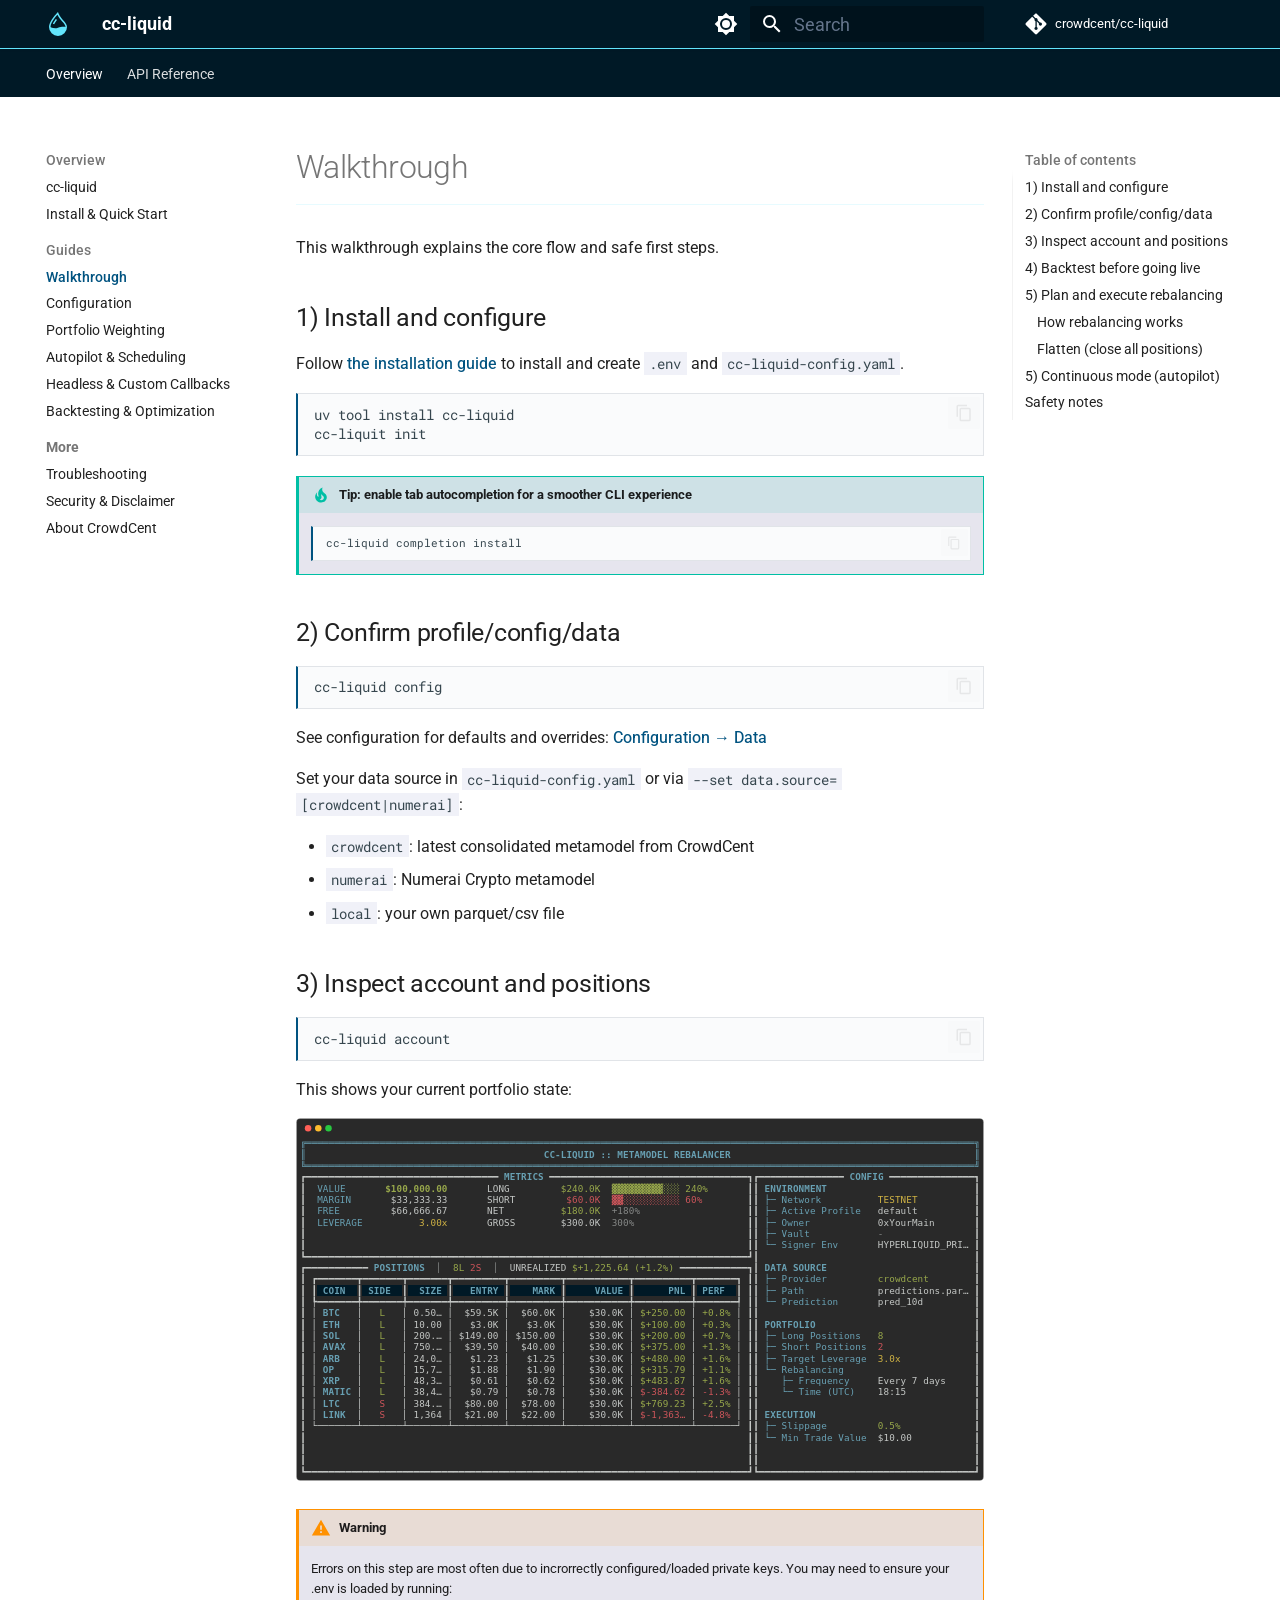
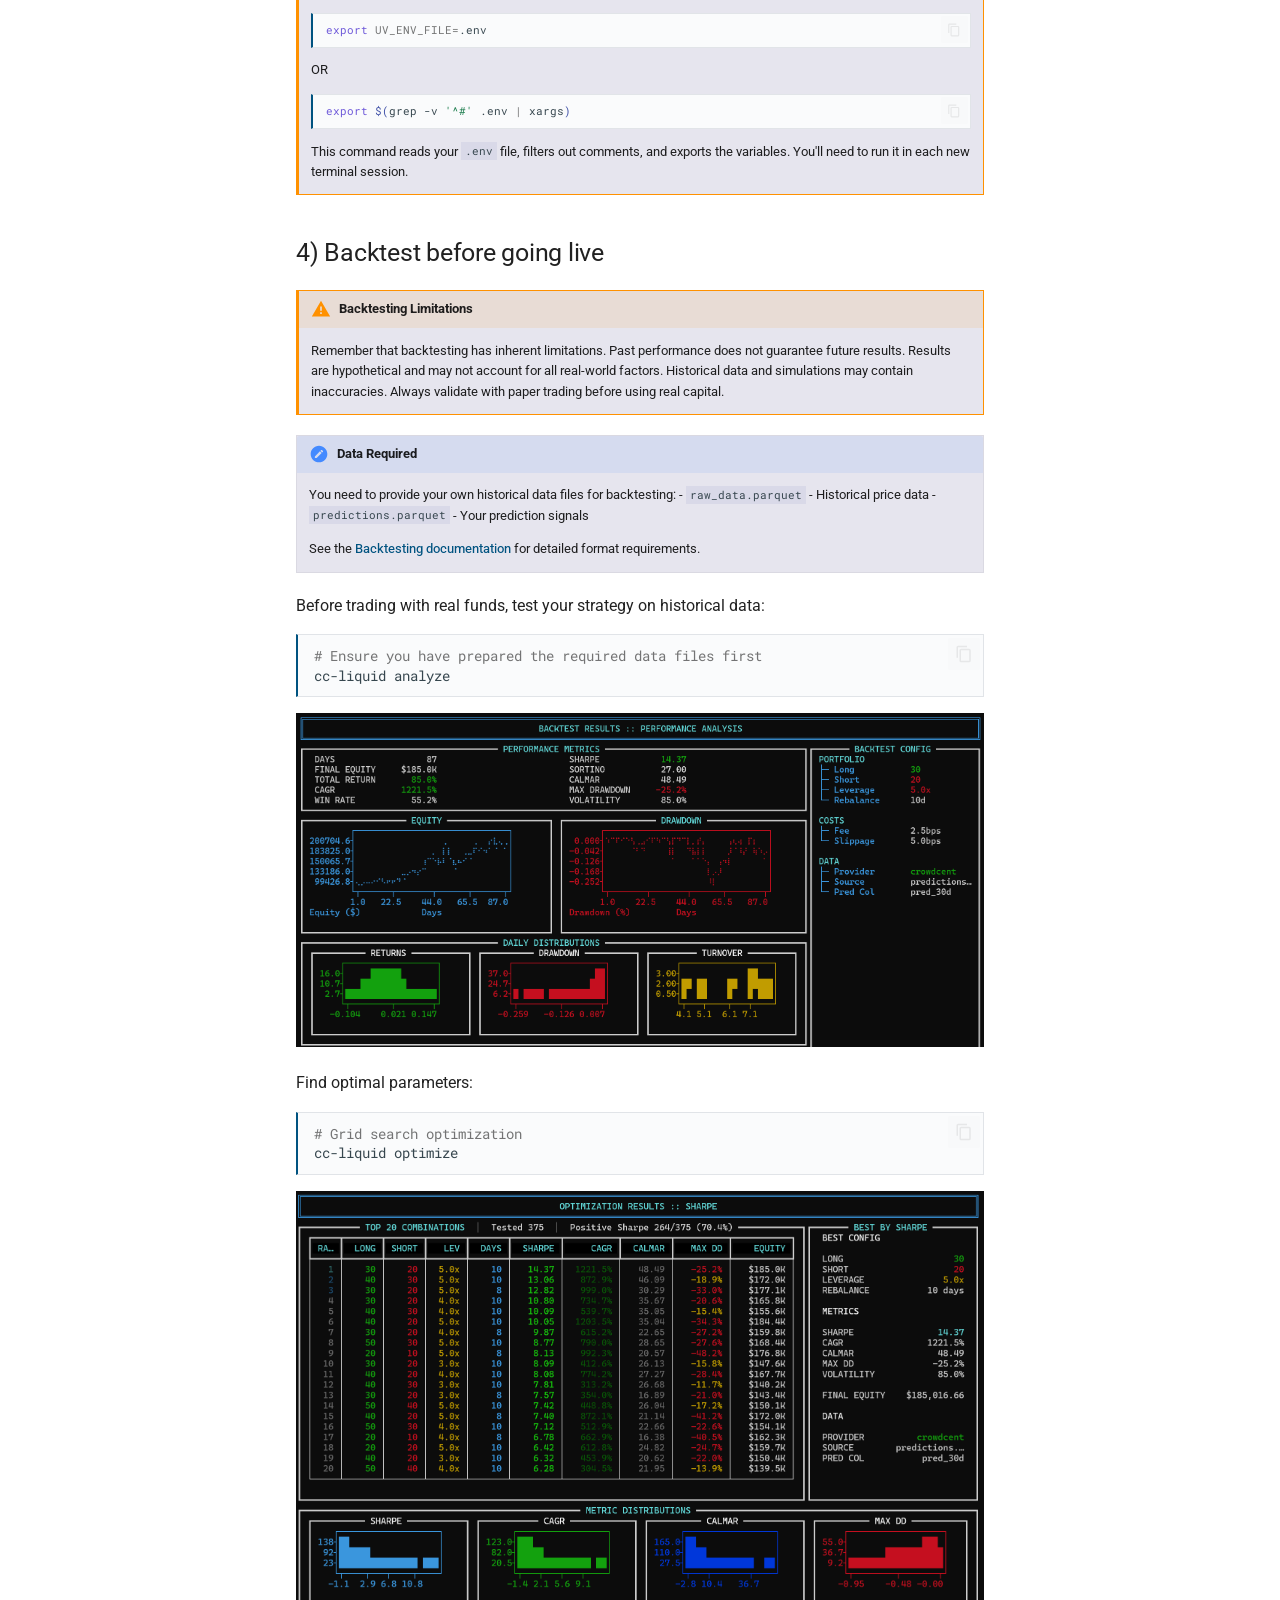
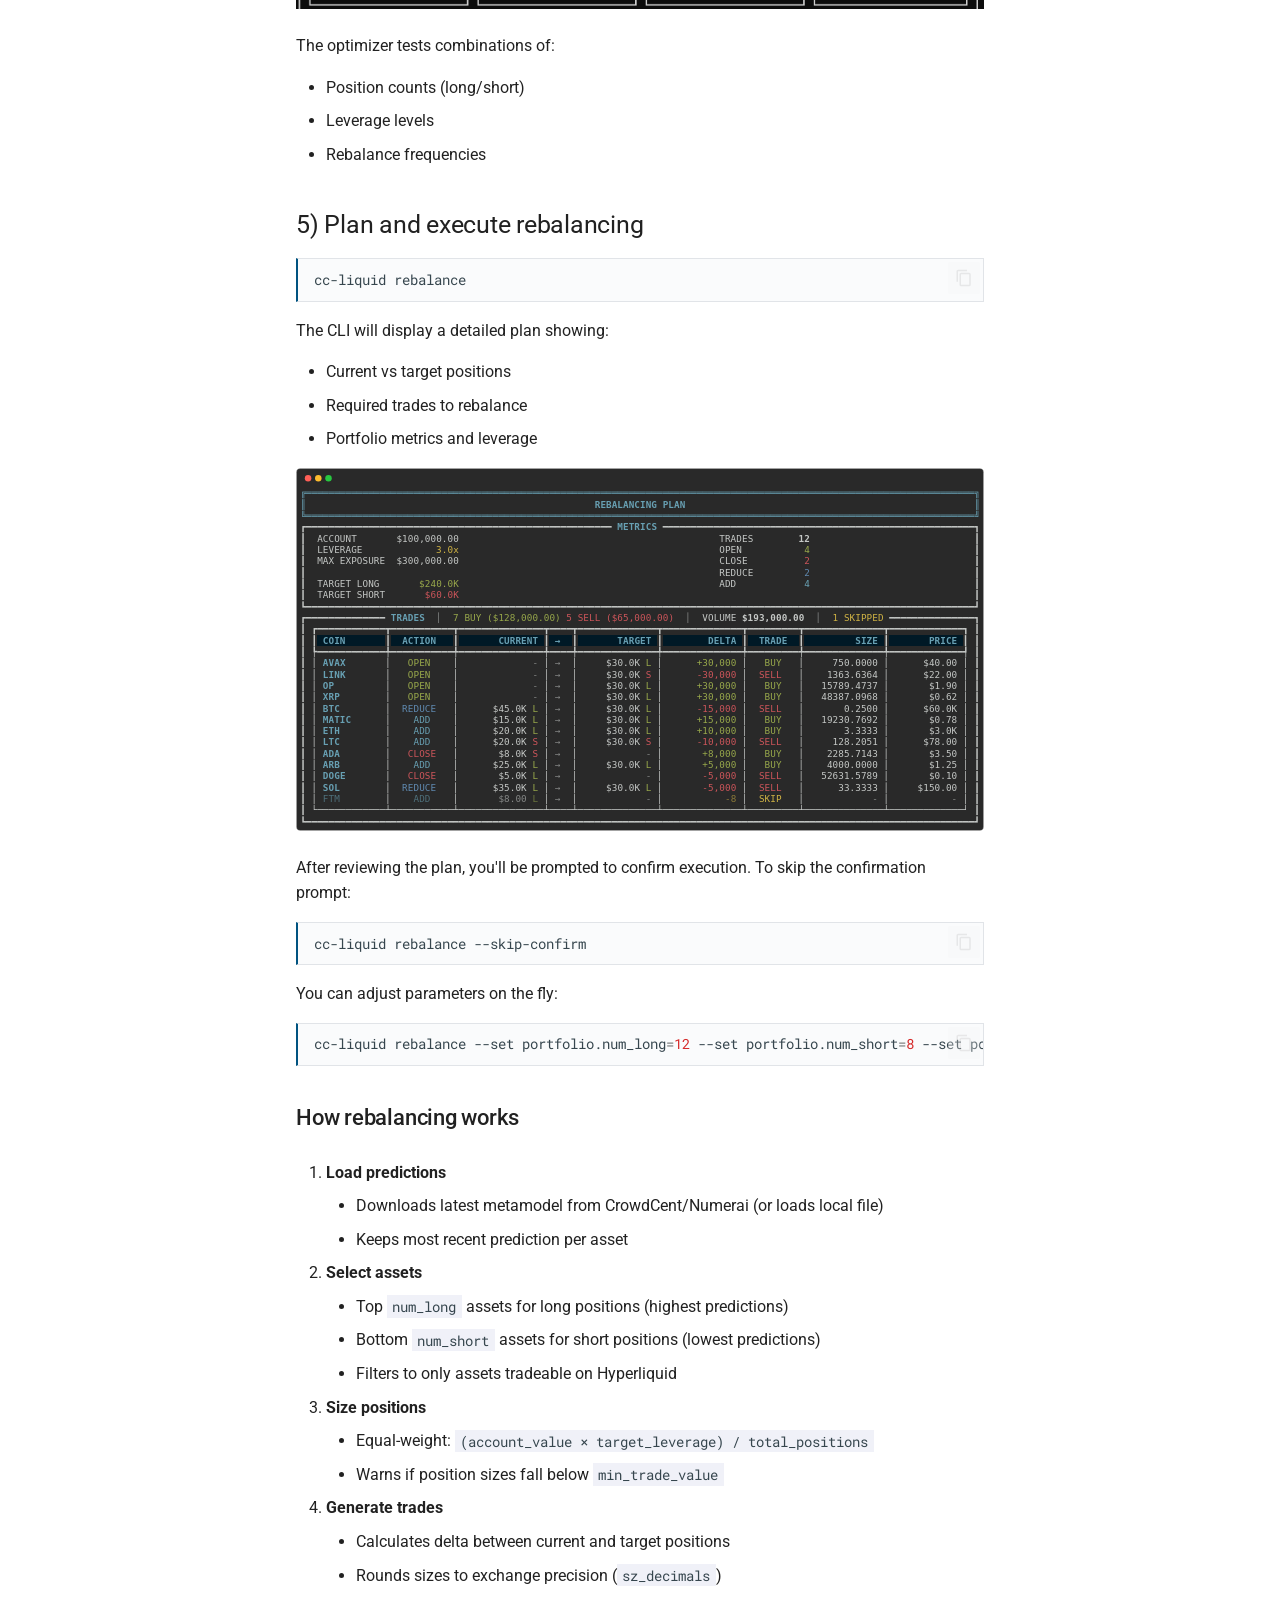
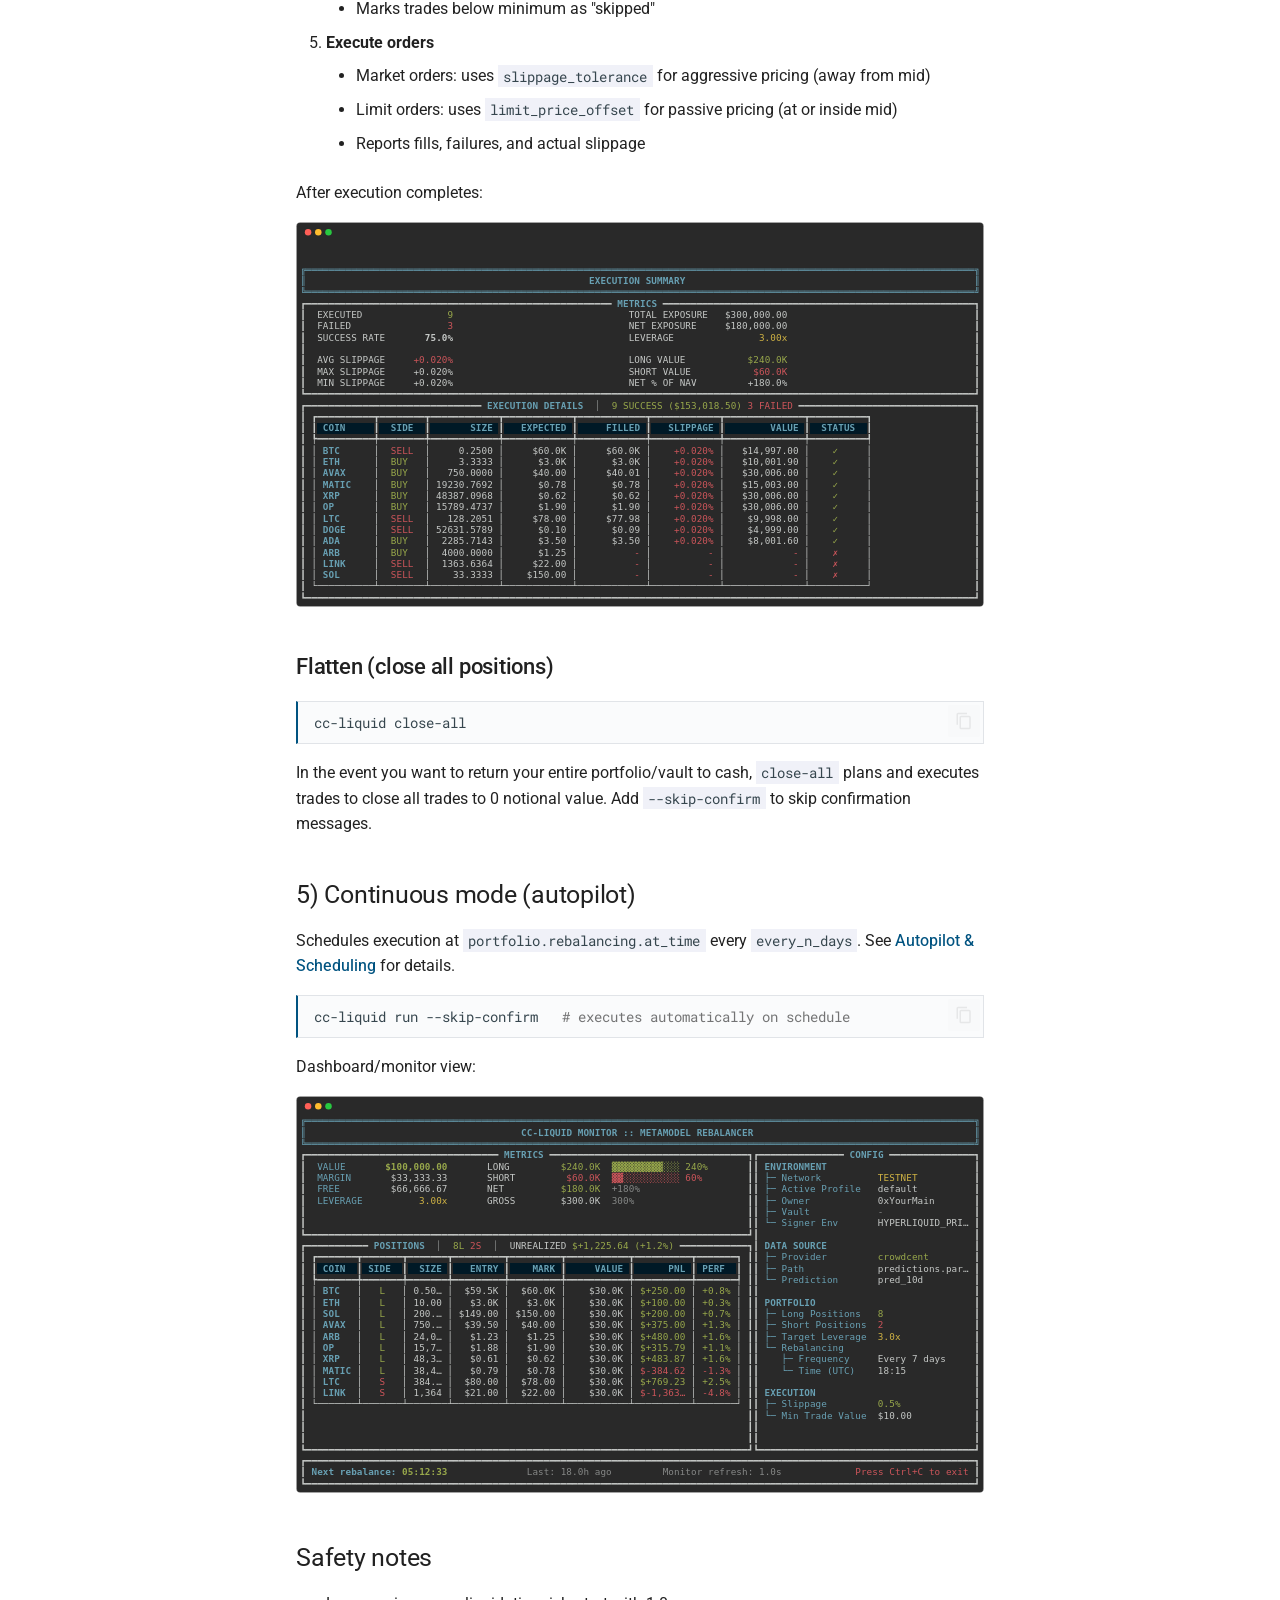
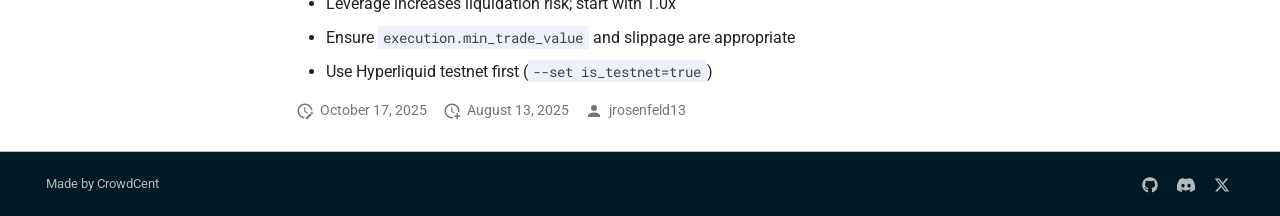
<file: walkthrough/index.html>
<!doctype html>
<html lang="en" class="no-js">
  <head>
    
      <meta charset="utf-8">
      <meta name="viewport" content="width=device-width,initial-scale=1">
      
        <meta name="description" content="CrowdCent Hyperliquid Trading Bot Documentation">
      
      
        <meta name="author" content="CrowdCent">
      
      
        <link rel="canonical" href="https://crowdcent.github.io/cc-liquid/walkthrough/">
      
      
        <link rel="prev" href="../install-quickstart/">
      
      
        <link rel="next" href="../configuration/">
      
      
        
      
      
      <link rel="icon" href="../images/favicon.svg">
      <meta name="generator" content="mkdocs-1.6.1, mkdocs-material-9.7.0">
    
    
      
        <title>User Guide - cc-liquid</title>
      
    
    
      <link rel="stylesheet" href="../assets/stylesheets/main.618322db.min.css">
      
        
        <link rel="stylesheet" href="../assets/stylesheets/palette.ab4e12ef.min.css">
      
      


    
    
      
    
    
      
        
        
        <link rel="preconnect" href="https://fonts.gstatic.com" crossorigin>
        <link rel="stylesheet" href="https://fonts.googleapis.com/css?family=Roboto:300,300i,400,400i,700,700i%7CRoboto+Mono:400,400i,700,700i&display=fallback">
        <style>:root{--md-text-font:"Roboto";--md-code-font:"Roboto Mono"}</style>
      
    
    
      <link rel="stylesheet" href="../assets/_mkdocstrings.css">
    
      <link rel="stylesheet" href="../stylesheets/extra.css">
    
    <script>__md_scope=new URL("..",location),__md_hash=e=>[...e].reduce(((e,_)=>(e<<5)-e+_.charCodeAt(0)),0),__md_get=(e,_=localStorage,t=__md_scope)=>JSON.parse(_.getItem(t.pathname+"."+e)),__md_set=(e,_,t=localStorage,a=__md_scope)=>{try{t.setItem(a.pathname+"."+e,JSON.stringify(_))}catch(e){}}</script>
    
      

    
    
  </head>
  
  
    
    
      
    
    
    
    
    <body dir="ltr" data-md-color-scheme="default" data-md-color-primary="blue-grey" data-md-color-accent="cyan">
  
    
    <input class="md-toggle" data-md-toggle="drawer" type="checkbox" id="__drawer" autocomplete="off">
    <input class="md-toggle" data-md-toggle="search" type="checkbox" id="__search" autocomplete="off">
    <label class="md-overlay" for="__drawer"></label>
    <div data-md-component="skip">
      
        
        <a href="#1-install-and-configure" class="md-skip">
          Skip to content
        </a>
      
    </div>
    <div data-md-component="announce">
      
    </div>
    
    
      

<header class="md-header" data-md-component="header">
  <nav class="md-header__inner md-grid" aria-label="Header">
    <a href=".." title="cc-liquid" class="md-header__button md-logo" aria-label="cc-liquid" data-md-component="logo">
      
  
  <svg xmlns="http://www.w3.org/2000/svg" width="16" height="16" fill="currentColor" viewBox="0 0 16 16">
  <path fill-rule="evenodd" d="M7.21.8C7.69.295 8 0 8 0q.164.544.371 1.038c.812 1.946 2.073 3.35 3.197 4.6C12.878 7.096 14 8.345 14 10a6 6 0 0 1-12 0C2 6.668 5.58 2.517 7.21.8m.413 1.021A31 31 0 0 0 5.794 3.99c-.726.95-1.436 2.008-1.96 3.07C3.304 8.133 3 9.138 3 10c0 0 2.5 1.5 5 .5s5-.5 5-.5c0-1.201-.796-2.157-2.181-3.7l-.03-.032C9.75 5.11 8.5 3.72 7.623 1.82z"/>
  <path fill-rule="evenodd" d="M4.553 7.776c.82-1.641 1.717-2.753 2.093-3.13l.708.708c-.29.29-1.128 1.311-1.907 2.87z"/>
</svg>


    </a>
    <label class="md-header__button md-icon" for="__drawer">
      
      <svg xmlns="http://www.w3.org/2000/svg" viewBox="0 0 24 24"><path d="M3 6h18v2H3zm0 5h18v2H3zm0 5h18v2H3z"/></svg>
    </label>
    <div class="md-header__title" data-md-component="header-title">
      <div class="md-header__ellipsis">
        <div class="md-header__topic">
          <span class="md-ellipsis">
            cc-liquid
          </span>
        </div>
        <div class="md-header__topic" data-md-component="header-topic">
          <span class="md-ellipsis">
            
              User Guide
            
          </span>
        </div>
      </div>
    </div>
    
      
        <form class="md-header__option" data-md-component="palette">
  
    
    
    
    <input class="md-option" data-md-color-media="" data-md-color-scheme="default" data-md-color-primary="blue-grey" data-md-color-accent="cyan"  aria-label="Switch to dark mode"  type="radio" name="__palette" id="__palette_0">
    
      <label class="md-header__button md-icon" title="Switch to dark mode" for="__palette_1" hidden>
        <svg xmlns="http://www.w3.org/2000/svg" viewBox="0 0 24 24"><path d="M12 8a4 4 0 0 0-4 4 4 4 0 0 0 4 4 4 4 0 0 0 4-4 4 4 0 0 0-4-4m0 10a6 6 0 0 1-6-6 6 6 0 0 1 6-6 6 6 0 0 1 6 6 6 6 0 0 1-6 6m8-9.31V4h-4.69L12 .69 8.69 4H4v4.69L.69 12 4 15.31V20h4.69L12 23.31 15.31 20H20v-4.69L23.31 12z"/></svg>
      </label>
    
  
    
    
    
    <input class="md-option" data-md-color-media="" data-md-color-scheme="slate" data-md-color-primary="blue-grey" data-md-color-accent="cyan"  aria-label="Switch to light mode"  type="radio" name="__palette" id="__palette_1">
    
      <label class="md-header__button md-icon" title="Switch to light mode" for="__palette_0" hidden>
        <svg xmlns="http://www.w3.org/2000/svg" viewBox="0 0 24 24"><path d="M12 18c-.89 0-1.74-.2-2.5-.55C11.56 16.5 13 14.42 13 12s-1.44-4.5-3.5-5.45C10.26 6.2 11.11 6 12 6a6 6 0 0 1 6 6 6 6 0 0 1-6 6m8-9.31V4h-4.69L12 .69 8.69 4H4v4.69L.69 12 4 15.31V20h4.69L12 23.31 15.31 20H20v-4.69L23.31 12z"/></svg>
      </label>
    
  
</form>
      
    
    
      <script>var palette=__md_get("__palette");if(palette&&palette.color){if("(prefers-color-scheme)"===palette.color.media){var media=matchMedia("(prefers-color-scheme: light)"),input=document.querySelector(media.matches?"[data-md-color-media='(prefers-color-scheme: light)']":"[data-md-color-media='(prefers-color-scheme: dark)']");palette.color.media=input.getAttribute("data-md-color-media"),palette.color.scheme=input.getAttribute("data-md-color-scheme"),palette.color.primary=input.getAttribute("data-md-color-primary"),palette.color.accent=input.getAttribute("data-md-color-accent")}for(var[key,value]of Object.entries(palette.color))document.body.setAttribute("data-md-color-"+key,value)}</script>
    
    
    
      
      
        <label class="md-header__button md-icon" for="__search">
          
          <svg xmlns="http://www.w3.org/2000/svg" viewBox="0 0 24 24"><path d="M9.5 3A6.5 6.5 0 0 1 16 9.5c0 1.61-.59 3.09-1.56 4.23l.27.27h.79l5 5-1.5 1.5-5-5v-.79l-.27-.27A6.52 6.52 0 0 1 9.5 16 6.5 6.5 0 0 1 3 9.5 6.5 6.5 0 0 1 9.5 3m0 2C7 5 5 7 5 9.5S7 14 9.5 14 14 12 14 9.5 12 5 9.5 5"/></svg>
        </label>
        <div class="md-search" data-md-component="search" role="dialog">
  <label class="md-search__overlay" for="__search"></label>
  <div class="md-search__inner" role="search">
    <form class="md-search__form" name="search">
      <input type="text" class="md-search__input" name="query" aria-label="Search" placeholder="Search" autocapitalize="off" autocorrect="off" autocomplete="off" spellcheck="false" data-md-component="search-query" required>
      <label class="md-search__icon md-icon" for="__search">
        
        <svg xmlns="http://www.w3.org/2000/svg" viewBox="0 0 24 24"><path d="M9.5 3A6.5 6.5 0 0 1 16 9.5c0 1.61-.59 3.09-1.56 4.23l.27.27h.79l5 5-1.5 1.5-5-5v-.79l-.27-.27A6.52 6.52 0 0 1 9.5 16 6.5 6.5 0 0 1 3 9.5 6.5 6.5 0 0 1 9.5 3m0 2C7 5 5 7 5 9.5S7 14 9.5 14 14 12 14 9.5 12 5 9.5 5"/></svg>
        
        <svg xmlns="http://www.w3.org/2000/svg" viewBox="0 0 24 24"><path d="M20 11v2H8l5.5 5.5-1.42 1.42L4.16 12l7.92-7.92L13.5 5.5 8 11z"/></svg>
      </label>
      <nav class="md-search__options" aria-label="Search">
        
        <button type="reset" class="md-search__icon md-icon" title="Clear" aria-label="Clear" tabindex="-1">
          
          <svg xmlns="http://www.w3.org/2000/svg" viewBox="0 0 24 24"><path d="M19 6.41 17.59 5 12 10.59 6.41 5 5 6.41 10.59 12 5 17.59 6.41 19 12 13.41 17.59 19 19 17.59 13.41 12z"/></svg>
        </button>
      </nav>
      
        <div class="md-search__suggest" data-md-component="search-suggest"></div>
      
    </form>
    <div class="md-search__output">
      <div class="md-search__scrollwrap" tabindex="0" data-md-scrollfix>
        <div class="md-search-result" data-md-component="search-result">
          <div class="md-search-result__meta">
            Initializing search
          </div>
          <ol class="md-search-result__list" role="presentation"></ol>
        </div>
      </div>
    </div>
  </div>
</div>
      
    
    
      <div class="md-header__source">
        <a href="https://github.com/crowdcent/cc-liquid" title="Go to repository" class="md-source" data-md-component="source">
  <div class="md-source__icon md-icon">
    
    <svg xmlns="http://www.w3.org/2000/svg" viewBox="0 0 448 512"><!--! Font Awesome Free 7.1.0 by @fontawesome - https://fontawesome.com License - https://fontawesome.com/license/free (Icons: CC BY 4.0, Fonts: SIL OFL 1.1, Code: MIT License) Copyright 2025 Fonticons, Inc.--><path d="M439.6 236.1 244 40.5c-5.4-5.5-12.8-8.5-20.4-8.5s-15 3-20.4 8.4L162.5 81l51.5 51.5c27.1-9.1 52.7 16.8 43.4 43.7l49.7 49.7c34.2-11.8 61.2 31 35.5 56.7-26.5 26.5-70.2-2.9-56-37.3L240.3 199v121.9c25.3 12.5 22.3 41.8 9.1 55-6.4 6.4-15.2 10.1-24.3 10.1s-17.8-3.6-24.3-10.1c-17.6-17.6-11.1-46.9 11.2-56v-123c-20.8-8.5-24.6-30.7-18.6-45L142.6 101 8.5 235.1C3 240.6 0 247.9 0 255.5s3 15 8.5 20.4l195.6 195.7c5.4 5.4 12.7 8.4 20.4 8.4s15-3 20.4-8.4l194.7-194.7c5.4-5.4 8.4-12.8 8.4-20.4s-3-15-8.4-20.4"/></svg>
  </div>
  <div class="md-source__repository">
    crowdcent/cc-liquid
  </div>
</a>
      </div>
    
  </nav>
  
</header>
    
    <div class="md-container" data-md-component="container">
      
      
        
          
            
<nav class="md-tabs" aria-label="Tabs" data-md-component="tabs">
  <div class="md-grid">
    <ul class="md-tabs__list">
      
        
  
  
  
    
  
  
    
    
      <li class="md-tabs__item md-tabs__item--active">
        <a href=".." class="md-tabs__link">
          
  
  
  Overview

        </a>
      </li>
    
  

      
        
  
  
  
  
    
    
      <li class="md-tabs__item">
        <a href="../api/cli/" class="md-tabs__link">
          
  
  
  API Reference

        </a>
      </li>
    
  

      
    </ul>
  </div>
</nav>
          
        
      
      <main class="md-main" data-md-component="main">
        <div class="md-main__inner md-grid">
          
            
              
              <div class="md-sidebar md-sidebar--primary" data-md-component="sidebar" data-md-type="navigation" >
                <div class="md-sidebar__scrollwrap">
                  <div class="md-sidebar__inner">
                    


  


<nav class="md-nav md-nav--primary md-nav--lifted" aria-label="Navigation" data-md-level="0">
  <label class="md-nav__title" for="__drawer">
    <a href=".." title="cc-liquid" class="md-nav__button md-logo" aria-label="cc-liquid" data-md-component="logo">
      
  
  <svg xmlns="http://www.w3.org/2000/svg" width="16" height="16" fill="currentColor" viewBox="0 0 16 16">
  <path fill-rule="evenodd" d="M7.21.8C7.69.295 8 0 8 0q.164.544.371 1.038c.812 1.946 2.073 3.35 3.197 4.6C12.878 7.096 14 8.345 14 10a6 6 0 0 1-12 0C2 6.668 5.58 2.517 7.21.8m.413 1.021A31 31 0 0 0 5.794 3.99c-.726.95-1.436 2.008-1.96 3.07C3.304 8.133 3 9.138 3 10c0 0 2.5 1.5 5 .5s5-.5 5-.5c0-1.201-.796-2.157-2.181-3.7l-.03-.032C9.75 5.11 8.5 3.72 7.623 1.82z"/>
  <path fill-rule="evenodd" d="M4.553 7.776c.82-1.641 1.717-2.753 2.093-3.13l.708.708c-.29.29-1.128 1.311-1.907 2.87z"/>
</svg>


    </a>
    cc-liquid
  </label>
  
    <div class="md-nav__source">
      <a href="https://github.com/crowdcent/cc-liquid" title="Go to repository" class="md-source" data-md-component="source">
  <div class="md-source__icon md-icon">
    
    <svg xmlns="http://www.w3.org/2000/svg" viewBox="0 0 448 512"><!--! Font Awesome Free 7.1.0 by @fontawesome - https://fontawesome.com License - https://fontawesome.com/license/free (Icons: CC BY 4.0, Fonts: SIL OFL 1.1, Code: MIT License) Copyright 2025 Fonticons, Inc.--><path d="M439.6 236.1 244 40.5c-5.4-5.5-12.8-8.5-20.4-8.5s-15 3-20.4 8.4L162.5 81l51.5 51.5c27.1-9.1 52.7 16.8 43.4 43.7l49.7 49.7c34.2-11.8 61.2 31 35.5 56.7-26.5 26.5-70.2-2.9-56-37.3L240.3 199v121.9c25.3 12.5 22.3 41.8 9.1 55-6.4 6.4-15.2 10.1-24.3 10.1s-17.8-3.6-24.3-10.1c-17.6-17.6-11.1-46.9 11.2-56v-123c-20.8-8.5-24.6-30.7-18.6-45L142.6 101 8.5 235.1C3 240.6 0 247.9 0 255.5s3 15 8.5 20.4l195.6 195.7c5.4 5.4 12.7 8.4 20.4 8.4s15-3 20.4-8.4l194.7-194.7c5.4-5.4 8.4-12.8 8.4-20.4s-3-15-8.4-20.4"/></svg>
  </div>
  <div class="md-source__repository">
    crowdcent/cc-liquid
  </div>
</a>
    </div>
  
  <ul class="md-nav__list" data-md-scrollfix>
    
      
      
  
  
    
  
  
  
    
    
    
    
      
        
        
      
      
        
      
    
    
    <li class="md-nav__item md-nav__item--active md-nav__item--section md-nav__item--nested">
      
        
        
        <input class="md-nav__toggle md-toggle " type="checkbox" id="__nav_1" checked>
        
          
          <label class="md-nav__link" for="__nav_1" id="__nav_1_label" tabindex="">
            
  
  
  <span class="md-ellipsis">
    
  
    Overview
  

    
  </span>
  
  

            <span class="md-nav__icon md-icon"></span>
          </label>
        
        <nav class="md-nav" data-md-level="1" aria-labelledby="__nav_1_label" aria-expanded="true">
          <label class="md-nav__title" for="__nav_1">
            <span class="md-nav__icon md-icon"></span>
            
  
    Overview
  

          </label>
          <ul class="md-nav__list" data-md-scrollfix>
            
              
                
  
  
  
  
    <li class="md-nav__item">
      <a href=".." class="md-nav__link">
        
  
  
  <span class="md-ellipsis">
    
  
    cc-liquid
  

    
  </span>
  
  

      </a>
    </li>
  

              
            
              
                
  
  
  
  
    <li class="md-nav__item">
      <a href="../install-quickstart/" class="md-nav__link">
        
  
  
  <span class="md-ellipsis">
    
  
    Install & Quick Start
  

    
  </span>
  
  

      </a>
    </li>
  

              
            
              
                
  
  
    
  
  
  
    
    
    
    
      
      
        
          
          
        
      
    
    
    <li class="md-nav__item md-nav__item--active md-nav__item--section md-nav__item--nested">
      
        
        
        <input class="md-nav__toggle md-toggle " type="checkbox" id="__nav_1_3" checked>
        
          
          <label class="md-nav__link" for="__nav_1_3" id="__nav_1_3_label" tabindex="">
            
  
  
  <span class="md-ellipsis">
    
  
    Guides
  

    
  </span>
  
  

            <span class="md-nav__icon md-icon"></span>
          </label>
        
        <nav class="md-nav" data-md-level="2" aria-labelledby="__nav_1_3_label" aria-expanded="true">
          <label class="md-nav__title" for="__nav_1_3">
            <span class="md-nav__icon md-icon"></span>
            
  
    Guides
  

          </label>
          <ul class="md-nav__list" data-md-scrollfix>
            
              
                
  
  
    
  
  
  
    <li class="md-nav__item md-nav__item--active">
      
      <input class="md-nav__toggle md-toggle" type="checkbox" id="__toc">
      
      
      
        <label class="md-nav__link md-nav__link--active" for="__toc">
          
  
  
  <span class="md-ellipsis">
    
  
    Walkthrough
  

    
  </span>
  
  

          <span class="md-nav__icon md-icon"></span>
        </label>
      
      <a href="./" class="md-nav__link md-nav__link--active">
        
  
  
  <span class="md-ellipsis">
    
  
    Walkthrough
  

    
  </span>
  
  

      </a>
      
        

<nav class="md-nav md-nav--secondary" aria-label="Table of contents">
  
  
  
  
    <label class="md-nav__title" for="__toc">
      <span class="md-nav__icon md-icon"></span>
      Table of contents
    </label>
    <ul class="md-nav__list" data-md-component="toc" data-md-scrollfix>
      
        <li class="md-nav__item">
  <a href="#1-install-and-configure" class="md-nav__link">
    <span class="md-ellipsis">
      
        1) Install and configure
      
    </span>
  </a>
  
</li>
      
        <li class="md-nav__item">
  <a href="#2-confirm-profileconfigdata" class="md-nav__link">
    <span class="md-ellipsis">
      
        2) Confirm profile/config/data
      
    </span>
  </a>
  
</li>
      
        <li class="md-nav__item">
  <a href="#3-inspect-account-and-positions" class="md-nav__link">
    <span class="md-ellipsis">
      
        3) Inspect account and positions
      
    </span>
  </a>
  
</li>
      
        <li class="md-nav__item">
  <a href="#4-backtest-before-going-live" class="md-nav__link">
    <span class="md-ellipsis">
      
        4) Backtest before going live
      
    </span>
  </a>
  
</li>
      
        <li class="md-nav__item">
  <a href="#5-plan-and-execute-rebalancing" class="md-nav__link">
    <span class="md-ellipsis">
      
        5) Plan and execute rebalancing
      
    </span>
  </a>
  
    <nav class="md-nav" aria-label="5) Plan and execute rebalancing">
      <ul class="md-nav__list">
        
          <li class="md-nav__item">
  <a href="#how-rebalancing-works" class="md-nav__link">
    <span class="md-ellipsis">
      
        How rebalancing works
      
    </span>
  </a>
  
</li>
        
          <li class="md-nav__item">
  <a href="#flatten-close-all-positions" class="md-nav__link">
    <span class="md-ellipsis">
      
        Flatten (close all positions)
      
    </span>
  </a>
  
</li>
        
      </ul>
    </nav>
  
</li>
      
        <li class="md-nav__item">
  <a href="#5-continuous-mode-autopilot" class="md-nav__link">
    <span class="md-ellipsis">
      
        5) Continuous mode (autopilot)
      
    </span>
  </a>
  
</li>
      
        <li class="md-nav__item">
  <a href="#safety-notes" class="md-nav__link">
    <span class="md-ellipsis">
      
        Safety notes
      
    </span>
  </a>
  
</li>
      
    </ul>
  
</nav>
      
    </li>
  

              
            
              
                
  
  
  
  
    <li class="md-nav__item">
      <a href="../configuration/" class="md-nav__link">
        
  
  
  <span class="md-ellipsis">
    
  
    Configuration
  

    
  </span>
  
  

      </a>
    </li>
  

              
            
              
                
  
  
  
  
    <li class="md-nav__item">
      <a href="../portfolio-weighting/" class="md-nav__link">
        
  
  
  <span class="md-ellipsis">
    
  
    Portfolio Weighting
  

    
  </span>
  
  

      </a>
    </li>
  

              
            
              
                
  
  
  
  
    <li class="md-nav__item">
      <a href="../autopilot/" class="md-nav__link">
        
  
  
  <span class="md-ellipsis">
    
  
    Autopilot & Scheduling
  

    
  </span>
  
  

      </a>
    </li>
  

              
            
              
                
  
  
  
  
    <li class="md-nav__item">
      <a href="../headless/" class="md-nav__link">
        
  
  
  <span class="md-ellipsis">
    
  
    Headless & Custom Callbacks
  

    
  </span>
  
  

      </a>
    </li>
  

              
            
              
                
  
  
  
  
    <li class="md-nav__item">
      <a href="../backtesting/" class="md-nav__link">
        
  
  
  <span class="md-ellipsis">
    
  
    Backtesting & Optimization
  

    
  </span>
  
  

      </a>
    </li>
  

              
            
          </ul>
        </nav>
      
    </li>
  

              
            
              
                
  
  
  
  
    
    
    
    
      
      
        
          
          
        
      
    
    
    <li class="md-nav__item md-nav__item--section md-nav__item--nested">
      
        
        
          
        
        <input class="md-nav__toggle md-toggle md-toggle--indeterminate" type="checkbox" id="__nav_1_4" >
        
          
          <label class="md-nav__link" for="__nav_1_4" id="__nav_1_4_label" tabindex="">
            
  
  
  <span class="md-ellipsis">
    
  
    More
  

    
  </span>
  
  

            <span class="md-nav__icon md-icon"></span>
          </label>
        
        <nav class="md-nav" data-md-level="2" aria-labelledby="__nav_1_4_label" aria-expanded="false">
          <label class="md-nav__title" for="__nav_1_4">
            <span class="md-nav__icon md-icon"></span>
            
  
    More
  

          </label>
          <ul class="md-nav__list" data-md-scrollfix>
            
              
                
  
  
  
  
    <li class="md-nav__item">
      <a href="../troubleshooting/" class="md-nav__link">
        
  
  
  <span class="md-ellipsis">
    
  
    Troubleshooting
  

    
  </span>
  
  

      </a>
    </li>
  

              
            
              
                
  
  
  
  
    <li class="md-nav__item">
      <a href="../security/" class="md-nav__link">
        
  
  
  <span class="md-ellipsis">
    
  
    Security & Disclaimer
  

    
  </span>
  
  

      </a>
    </li>
  

              
            
              
                
  
  
  
  
    <li class="md-nav__item">
      <a href="https://crowdcent.com/about/" class="md-nav__link">
        
  
  
  <span class="md-ellipsis">
    
  
    About CrowdCent
  

    
  </span>
  
  

      </a>
    </li>
  

              
            
          </ul>
        </nav>
      
    </li>
  

              
            
          </ul>
        </nav>
      
    </li>
  

    
      
      
  
  
  
  
    
    
    
    
      
      
        
      
    
    
    <li class="md-nav__item md-nav__item--nested">
      
        
        
          
        
        <input class="md-nav__toggle md-toggle md-toggle--indeterminate" type="checkbox" id="__nav_2" >
        
          
          <label class="md-nav__link" for="__nav_2" id="__nav_2_label" tabindex="0">
            
  
  
  <span class="md-ellipsis">
    
  
    API Reference
  

    
  </span>
  
  

            <span class="md-nav__icon md-icon"></span>
          </label>
        
        <nav class="md-nav" data-md-level="1" aria-labelledby="__nav_2_label" aria-expanded="false">
          <label class="md-nav__title" for="__nav_2">
            <span class="md-nav__icon md-icon"></span>
            
  
    API Reference
  

          </label>
          <ul class="md-nav__list" data-md-scrollfix>
            
              
                
  
  
  
  
    <li class="md-nav__item">
      <a href="../api/cli/" class="md-nav__link">
        
  
  
  <span class="md-ellipsis">
    
  
    CLI
  

    
  </span>
  
  

      </a>
    </li>
  

              
            
              
                
  
  
  
  
    <li class="md-nav__item">
      <a href="../api/python/" class="md-nav__link">
        
  
  
  <span class="md-ellipsis">
    
  
    Python API
  

    
  </span>
  
  

      </a>
    </li>
  

              
            
          </ul>
        </nav>
      
    </li>
  

    
  </ul>
</nav>
                  </div>
                </div>
              </div>
            
            
              
              <div class="md-sidebar md-sidebar--secondary" data-md-component="sidebar" data-md-type="toc" >
                <div class="md-sidebar__scrollwrap">
                  <div class="md-sidebar__inner">
                    

<nav class="md-nav md-nav--secondary" aria-label="Table of contents">
  
  
  
  
    <label class="md-nav__title" for="__toc">
      <span class="md-nav__icon md-icon"></span>
      Table of contents
    </label>
    <ul class="md-nav__list" data-md-component="toc" data-md-scrollfix>
      
        <li class="md-nav__item">
  <a href="#1-install-and-configure" class="md-nav__link">
    <span class="md-ellipsis">
      
        1) Install and configure
      
    </span>
  </a>
  
</li>
      
        <li class="md-nav__item">
  <a href="#2-confirm-profileconfigdata" class="md-nav__link">
    <span class="md-ellipsis">
      
        2) Confirm profile/config/data
      
    </span>
  </a>
  
</li>
      
        <li class="md-nav__item">
  <a href="#3-inspect-account-and-positions" class="md-nav__link">
    <span class="md-ellipsis">
      
        3) Inspect account and positions
      
    </span>
  </a>
  
</li>
      
        <li class="md-nav__item">
  <a href="#4-backtest-before-going-live" class="md-nav__link">
    <span class="md-ellipsis">
      
        4) Backtest before going live
      
    </span>
  </a>
  
</li>
      
        <li class="md-nav__item">
  <a href="#5-plan-and-execute-rebalancing" class="md-nav__link">
    <span class="md-ellipsis">
      
        5) Plan and execute rebalancing
      
    </span>
  </a>
  
    <nav class="md-nav" aria-label="5) Plan and execute rebalancing">
      <ul class="md-nav__list">
        
          <li class="md-nav__item">
  <a href="#how-rebalancing-works" class="md-nav__link">
    <span class="md-ellipsis">
      
        How rebalancing works
      
    </span>
  </a>
  
</li>
        
          <li class="md-nav__item">
  <a href="#flatten-close-all-positions" class="md-nav__link">
    <span class="md-ellipsis">
      
        Flatten (close all positions)
      
    </span>
  </a>
  
</li>
        
      </ul>
    </nav>
  
</li>
      
        <li class="md-nav__item">
  <a href="#5-continuous-mode-autopilot" class="md-nav__link">
    <span class="md-ellipsis">
      
        5) Continuous mode (autopilot)
      
    </span>
  </a>
  
</li>
      
        <li class="md-nav__item">
  <a href="#safety-notes" class="md-nav__link">
    <span class="md-ellipsis">
      
        Safety notes
      
    </span>
  </a>
  
</li>
      
    </ul>
  
</nav>
                  </div>
                </div>
              </div>
            
          
          
            <div class="md-content" data-md-component="content">
              
              <article class="md-content__inner md-typeset">
                
                  


  
  


  <h1>Walkthrough</h1>

<p>This walkthrough explains the core flow and safe first steps.</p>
<h2 id="1-install-and-configure">1) Install and configure</h2>
<p>Follow <a href="../install-quickstart/">the installation guide</a> to install and create <code>.env</code> and <code>cc-liquid-config.yaml</code>.</p>
<div class="highlight"><pre><span></span><code><a id="__codelineno-0-1" name="__codelineno-0-1" href="#__codelineno-0-1"></a>uv<span class="w"> </span>tool<span class="w"> </span>install<span class="w"> </span>cc-liquid
<a id="__codelineno-0-2" name="__codelineno-0-2" href="#__codelineno-0-2"></a>cc-liquit<span class="w"> </span>init
</code></pre></div>
<div class="admonition tip">
<p class="admonition-title">Tip: enable tab autocompletion for a smoother CLI experience</p>
<div class="highlight"><pre><span></span><code><a id="__codelineno-1-1" name="__codelineno-1-1" href="#__codelineno-1-1"></a>cc-liquid<span class="w"> </span>completion<span class="w"> </span>install
</code></pre></div>
</div>
<h2 id="2-confirm-profileconfigdata">2) Confirm profile/config/data</h2>
<p><div class="highlight"><pre><span></span><code><a id="__codelineno-2-1" name="__codelineno-2-1" href="#__codelineno-2-1"></a>cc-liquid<span class="w"> </span>config
</code></pre></div>
See configuration for defaults and overrides: <a href="../configuration/#data">Configuration → Data</a></p>
<p>Set your data source in <code>cc-liquid-config.yaml</code> or via <code>--set data.source=[crowdcent|numerai]</code>:</p>
<ul>
<li><code>crowdcent</code>: latest consolidated metamodel from CrowdCent</li>
<li><code>numerai</code>: Numerai Crypto metamodel</li>
<li><code>local</code>: your own parquet/csv file</li>
</ul>
<h2 id="3-inspect-account-and-positions">3) Inspect account and positions</h2>
<div class="highlight"><pre><span></span><code><a id="__codelineno-3-1" name="__codelineno-3-1" href="#__codelineno-3-1"></a>cc-liquid<span class="w"> </span>account
</code></pre></div>
<p>This shows your current portfolio state:</p>
<p><img alt="account" src="../images/account.svg" /></p>
<div class="admonition warning">
<p class="admonition-title">Warning</p>
<p>Errors on this step are most often due to incrorrectly configured/loaded private keys. You may need to ensure your .env is loaded by running:</p>
<p><div class="highlight"><pre><span></span><code><a id="__codelineno-4-1" name="__codelineno-4-1" href="#__codelineno-4-1"></a><span class="nb">export</span><span class="w"> </span><span class="nv">UV_ENV_FILE</span><span class="o">=</span>.env
</code></pre></div>
OR</p>
<div class="highlight"><pre><span></span><code><a id="__codelineno-5-1" name="__codelineno-5-1" href="#__codelineno-5-1"></a><span class="nb">export</span><span class="w"> </span><span class="k">$(</span>grep<span class="w"> </span>-v<span class="w"> </span><span class="s1">&#39;^#&#39;</span><span class="w"> </span>.env<span class="w"> </span><span class="p">|</span><span class="w"> </span>xargs<span class="k">)</span>
</code></pre></div>
<p>This command reads your <code>.env</code> file, filters out comments, and exports the variables. You'll need to run it in each new terminal session.</p>
</div>
<h2 id="4-backtest-before-going-live">4) Backtest before going live</h2>
<div class="admonition warning">
<p class="admonition-title">Backtesting Limitations</p>
<p>Remember that backtesting has inherent limitations. Past performance does not guarantee future results. Results are hypothetical and may not account for all real-world factors. Historical data and simulations may contain inaccuracies. Always validate with paper trading before using real capital.</p>
</div>
<div class="admonition important">
<p class="admonition-title">Data Required</p>
<p>You need to provide your own historical data files for backtesting:
- <code>raw_data.parquet</code> - Historical price data
- <code>predictions.parquet</code> - Your prediction signals</p>
<p>See the <a href="../backtesting/#data-requirements">Backtesting documentation</a> for detailed format requirements.</p>
</div>
<p>Before trading with real funds, test your strategy on historical data:</p>
<div class="highlight"><pre><span></span><code><a id="__codelineno-6-1" name="__codelineno-6-1" href="#__codelineno-6-1"></a><span class="c1"># Ensure you have prepared the required data files first</span>
<a id="__codelineno-6-2" name="__codelineno-6-2" href="#__codelineno-6-2"></a>cc-liquid<span class="w"> </span>analyze
</code></pre></div>
<p><img alt="backtest results" src="../images/backtest-results.png" /></p>
<p>Find optimal parameters:</p>
<div class="highlight"><pre><span></span><code><a id="__codelineno-7-1" name="__codelineno-7-1" href="#__codelineno-7-1"></a><span class="c1"># Grid search optimization</span>
<a id="__codelineno-7-2" name="__codelineno-7-2" href="#__codelineno-7-2"></a>cc-liquid<span class="w"> </span>optimize
</code></pre></div>
<p><img alt="optimization results" src="../images/optimization-results.png" /></p>
<p>The optimizer tests combinations of:</p>
<ul>
<li>Position counts (long/short)</li>
<li>Leverage levels</li>
<li>Rebalance frequencies</li>
</ul>
<h2 id="5-plan-and-execute-rebalancing">5) Plan and execute rebalancing</h2>
<div class="highlight"><pre><span></span><code><a id="__codelineno-8-1" name="__codelineno-8-1" href="#__codelineno-8-1"></a>cc-liquid<span class="w"> </span>rebalance
</code></pre></div>
<p>The CLI will display a detailed plan showing:</p>
<ul>
<li>Current vs target positions</li>
<li>Required trades to rebalance</li>
<li>Portfolio metrics and leverage</li>
</ul>
<p><img alt="rebalance plan" src="../images/rebalance-plan.svg" /></p>
<p>After reviewing the plan, you'll be prompted to confirm execution. To skip the confirmation prompt:</p>
<div class="highlight"><pre><span></span><code><a id="__codelineno-9-1" name="__codelineno-9-1" href="#__codelineno-9-1"></a>cc-liquid<span class="w"> </span>rebalance<span class="w"> </span>--skip-confirm
</code></pre></div>
<p>You can adjust parameters on the fly:</p>
<div class="highlight"><pre><span></span><code><a id="__codelineno-10-1" name="__codelineno-10-1" href="#__codelineno-10-1"></a>cc-liquid<span class="w"> </span>rebalance<span class="w"> </span>--set<span class="w"> </span>portfolio.num_long<span class="o">=</span><span class="m">12</span><span class="w"> </span>--set<span class="w"> </span>portfolio.num_short<span class="o">=</span><span class="m">8</span><span class="w"> </span>--set<span class="w"> </span>portfolio.target_leverage<span class="o">=</span><span class="m">2</span>.0
</code></pre></div>
<h3 id="how-rebalancing-works">How rebalancing works</h3>
<ol>
<li>
<p><strong>Load predictions</strong></p>
<ul>
<li>Downloads latest metamodel from CrowdCent/Numerai (or loads local file)</li>
<li>Keeps most recent prediction per asset</li>
</ul>
</li>
<li>
<p><strong>Select assets</strong></p>
<ul>
<li>Top <code>num_long</code> assets for long positions (highest predictions)</li>
<li>Bottom <code>num_short</code> assets for short positions (lowest predictions)</li>
<li>Filters to only assets tradeable on Hyperliquid</li>
</ul>
</li>
<li>
<p><strong>Size positions</strong></p>
<ul>
<li>Equal-weight: <code>(account_value × target_leverage) / total_positions</code></li>
<li>Warns if position sizes fall below <code>min_trade_value</code></li>
</ul>
</li>
<li>
<p><strong>Generate trades</strong></p>
<ul>
<li>Calculates delta between current and target positions</li>
<li>Rounds sizes to exchange precision (<code>sz_decimals</code>)</li>
<li>Marks trades below minimum as "skipped"</li>
</ul>
</li>
<li>
<p><strong>Execute orders</strong></p>
<ul>
<li>Market orders: uses <code>slippage_tolerance</code> for aggressive pricing (away from mid)</li>
<li>Limit orders: uses <code>limit_price_offset</code> for passive pricing (at or inside mid)</li>
<li>Reports fills, failures, and actual slippage</li>
</ul>
</li>
</ol>
<p>After execution completes:</p>
<p><img alt="execution summary" src="../images/execution-summary.svg" /></p>
<h3 id="flatten-close-all-positions">Flatten (close all positions)</h3>
<div class="highlight"><pre><span></span><code><a id="__codelineno-11-1" name="__codelineno-11-1" href="#__codelineno-11-1"></a>cc-liquid<span class="w"> </span>close-all
</code></pre></div>
<p>In the event you want to return your entire portfolio/vault to cash, <code>close-all</code> plans and executes trades to close all trades to 0 notional value. Add <code>--skip-confirm</code> to skip confirmation messages.</p>
<h2 id="5-continuous-mode-autopilot">5) Continuous mode (autopilot)</h2>
<p>Schedules execution at <code>portfolio.rebalancing.at_time</code> every <code>every_n_days</code>. See <a href="../autopilot/">Autopilot &amp; Scheduling</a> for details.</p>
<div class="highlight"><pre><span></span><code><a id="__codelineno-12-1" name="__codelineno-12-1" href="#__codelineno-12-1"></a>cc-liquid<span class="w"> </span>run<span class="w"> </span>--skip-confirm<span class="w">   </span><span class="c1"># executes automatically on schedule</span>
</code></pre></div>
<p>Dashboard/monitor view:</p>
<p><img alt="dashboard" src="../images/dashboard.svg" /></p>
<h2 id="safety-notes">Safety notes</h2>
<ul>
<li>Leverage increases liquidation risk; start with 1.0x</li>
<li>Ensure <code>execution.min_trade_value</code> and slippage are appropriate</li>
<li>Use Hyperliquid testnet first (<code>--set is_testnet=true</code>)</li>
</ul>







  
    
  
  
    
  


  <aside class="md-source-file">
    
      
  <span class="md-source-file__fact">
    <span class="md-icon" title="Last update">
      <svg xmlns="http://www.w3.org/2000/svg" viewBox="0 0 24 24"><path d="M21 13.1c-.1 0-.3.1-.4.2l-1 1 2.1 2.1 1-1c.2-.2.2-.6 0-.8l-1.3-1.3c-.1-.1-.2-.2-.4-.2m-1.9 1.8-6.1 6V23h2.1l6.1-6.1zM12.5 7v5.2l4 2.4-1 1L11 13V7zM11 21.9c-5.1-.5-9-4.8-9-9.9C2 6.5 6.5 2 12 2c5.3 0 9.6 4.1 10 9.3-.3-.1-.6-.2-1-.2s-.7.1-1 .2C19.6 7.2 16.2 4 12 4c-4.4 0-8 3.6-8 8 0 4.1 3.1 7.5 7.1 7.9l-.1.2z"/></svg>
    </span>
    <span class="git-revision-date-localized-plugin git-revision-date-localized-plugin-date" title="October 17, 2025 14:09:12 UTC">October 17, 2025</span>
  </span>

    
    
      
  <span class="md-source-file__fact">
    <span class="md-icon" title="Created">
      <svg xmlns="http://www.w3.org/2000/svg" viewBox="0 0 24 24"><path d="M14.47 15.08 11 13V7h1.5v5.25l3.08 1.83c-.41.28-.79.62-1.11 1m-1.39 4.84c-.36.05-.71.08-1.08.08-4.42 0-8-3.58-8-8s3.58-8 8-8 8 3.58 8 8c0 .37-.03.72-.08 1.08.69.1 1.33.32 1.92.64.1-.56.16-1.13.16-1.72 0-5.5-4.5-10-10-10S2 6.5 2 12s4.47 10 10 10c.59 0 1.16-.06 1.72-.16-.32-.59-.54-1.23-.64-1.92M18 15v3h-3v2h3v3h2v-3h3v-2h-3v-3z"/></svg>
    </span>
    <span class="git-revision-date-localized-plugin git-revision-date-localized-plugin-date" title="August 13, 2025 16:53:41 UTC">August 13, 2025</span>
  </span>

    
    
      
  
  <span class="md-source-file__fact">
    <span class="md-icon" title="Contributors">
      
        <svg xmlns="http://www.w3.org/2000/svg" viewBox="0 0 24 24"><path d="M12 4a4 4 0 0 1 4 4 4 4 0 0 1-4 4 4 4 0 0 1-4-4 4 4 0 0 1 4-4m0 10c4.42 0 8 1.79 8 4v2H4v-2c0-2.21 3.58-4 8-4"/></svg>
      
    </span>
    <nav>
      jrosenfeld13
    </nav>
  </span>

    
    
  </aside>





                
              </article>
            </div>
          
          
  <script>var tabs=__md_get("__tabs");if(Array.isArray(tabs))e:for(var set of document.querySelectorAll(".tabbed-set")){var labels=set.querySelector(".tabbed-labels");for(var tab of tabs)for(var label of labels.getElementsByTagName("label"))if(label.innerText.trim()===tab){var input=document.getElementById(label.htmlFor);input.checked=!0;continue e}}</script>

<script>var target=document.getElementById(location.hash.slice(1));target&&target.name&&(target.checked=target.name.startsWith("__tabbed_"))</script>
        </div>
        
          <button type="button" class="md-top md-icon" data-md-component="top" hidden>
  
  <svg xmlns="http://www.w3.org/2000/svg" viewBox="0 0 24 24"><path d="M13 20h-2V8l-5.5 5.5-1.42-1.42L12 4.16l7.92 7.92-1.42 1.42L13 8z"/></svg>
  Back to top
</button>
        
      </main>
      
        <footer class="md-footer">
  
  <div class="md-footer-meta md-typeset">
    <div class="md-footer-meta__inner md-grid">
      <div class="md-copyright">
  
    <div class="md-copyright__highlight">
      Made by CrowdCent
    </div>
  
  
</div>
      
        
<div class="md-social">
  
    
    
    
    
      
      
    
    <a href="https://github.com/crowdcent/cc-liquid" target="_blank" rel="noopener" title="github.com" class="md-social__link">
      <svg xmlns="http://www.w3.org/2000/svg" viewBox="0 0 512 512"><!--! Font Awesome Free 7.1.0 by @fontawesome - https://fontawesome.com License - https://fontawesome.com/license/free (Icons: CC BY 4.0, Fonts: SIL OFL 1.1, Code: MIT License) Copyright 2025 Fonticons, Inc.--><path d="M173.9 397.4c0 2-2.3 3.6-5.2 3.6-3.3.3-5.6-1.3-5.6-3.6 0-2 2.3-3.6 5.2-3.6 3-.3 5.6 1.3 5.6 3.6m-31.1-4.5c-.7 2 1.3 4.3 4.3 4.9 2.6 1 5.6 0 6.2-2s-1.3-4.3-4.3-5.2c-2.6-.7-5.5.3-6.2 2.3m44.2-1.7c-2.9.7-4.9 2.6-4.6 4.9.3 2 2.9 3.3 5.9 2.6 2.9-.7 4.9-2.6 4.6-4.6-.3-1.9-3-3.2-5.9-2.9M252.8 8C114.1 8 8 113.3 8 252c0 110.9 69.8 205.8 169.5 239.2 12.8 2.3 17.3-5.6 17.3-12.1 0-6.2-.3-40.4-.3-61.4 0 0-70 15-84.7-29.8 0 0-11.4-29.1-27.8-36.6 0 0-22.9-15.7 1.6-15.4 0 0 24.9 2 38.6 25.8 21.9 38.6 58.6 27.5 72.9 20.9 2.3-16 8.8-27.1 16-33.7-55.9-6.2-112.3-14.3-112.3-110.5 0-27.5 7.6-41.3 23.6-58.9-2.6-6.5-11.1-33.3 2.6-67.9 20.9-6.5 69 27 69 27 20-5.6 41.5-8.5 62.8-8.5s42.8 2.9 62.8 8.5c0 0 48.1-33.6 69-27 13.7 34.7 5.2 61.4 2.6 67.9 16 17.7 25.8 31.5 25.8 58.9 0 96.5-58.9 104.2-114.8 110.5 9.2 7.9 17 22.9 17 46.4 0 33.7-.3 75.4-.3 83.6 0 6.5 4.6 14.4 17.3 12.1C436.2 457.8 504 362.9 504 252 504 113.3 391.5 8 252.8 8M105.2 352.9c-1.3 1-1 3.3.7 5.2 1.6 1.6 3.9 2.3 5.2 1 1.3-1 1-3.3-.7-5.2-1.6-1.6-3.9-2.3-5.2-1m-10.8-8.1c-.7 1.3.3 2.9 2.3 3.9 1.6 1 3.6.7 4.3-.7.7-1.3-.3-2.9-2.3-3.9-2-.6-3.6-.3-4.3.7m32.4 35.6c-1.6 1.3-1 4.3 1.3 6.2 2.3 2.3 5.2 2.6 6.5 1 1.3-1.3.7-4.3-1.3-6.2-2.2-2.3-5.2-2.6-6.5-1m-11.4-14.7c-1.6 1-1.6 3.6 0 5.9s4.3 3.3 5.6 2.3c1.6-1.3 1.6-3.9 0-6.2-1.4-2.3-4-3.3-5.6-2"/></svg>
    </a>
  
    
    
    
    
    <a href="https://discord.gg/v6ZSGuTbQS" target="_blank" rel="noopener" title="crowdcent on discord" class="md-social__link">
      <svg xmlns="http://www.w3.org/2000/svg" viewBox="0 0 576 512"><!--! Font Awesome Free 7.1.0 by @fontawesome - https://fontawesome.com License - https://fontawesome.com/license/free (Icons: CC BY 4.0, Fonts: SIL OFL 1.1, Code: MIT License) Copyright 2025 Fonticons, Inc.--><path d="M492.5 69.8c-.2-.3-.4-.6-.8-.7-38.1-17.5-78.4-30-119.7-37.1-.4-.1-.8 0-1.1.1s-.6.4-.8.8c-5.5 9.9-10.5 20.2-14.9 30.6-44.6-6.8-89.9-6.8-134.4 0-4.5-10.5-9.5-20.7-15.1-30.6-.2-.3-.5-.6-.8-.8s-.7-.2-1.1-.2C162.5 39 122.2 51.5 84.1 69c-.3.1-.6.4-.8.7C7.1 183.5-13.8 294.6-3.6 404.2c0 .3.1.5.2.8s.3.4.5.6c44.4 32.9 94 58 146.8 74.2.4.1.8.1 1.1 0s.7-.4.9-.7c11.3-15.4 21.4-31.8 30-48.8.1-.2.2-.5.2-.8s0-.5-.1-.8-.2-.5-.4-.6-.4-.3-.7-.4c-15.8-6.1-31.2-13.4-45.9-21.9-.3-.2-.5-.4-.7-.6s-.3-.6-.3-.9 0-.6.2-.9.3-.5.6-.7c3.1-2.3 6.2-4.7 9.1-7.1.3-.2.6-.4.9-.4s.7 0 1 .1c96.2 43.9 200.4 43.9 295.5 0 .3-.1.7-.2 1-.2s.7.2.9.4c2.9 2.4 6 4.9 9.1 7.2.2.2.4.4.6.7s.2.6.2.9-.1.6-.3.9-.4.5-.6.6c-14.7 8.6-30 15.9-45.9 21.8-.2.1-.5.2-.7.4s-.3.4-.4.7-.1.5-.1.8.1.5.2.8c8.8 17 18.8 33.3 30 48.8.2.3.6.6.9.7s.8.1 1.1 0c52.9-16.2 102.6-41.3 147.1-74.2.2-.2.4-.4.5-.6s.2-.5.2-.8c12.3-126.8-20.5-236.9-86.9-334.5zm-302 267.7c-29 0-52.8-26.6-52.8-59.2s23.4-59.2 52.8-59.2c29.7 0 53.3 26.8 52.8 59.2 0 32.7-23.4 59.2-52.8 59.2m195.4 0c-29 0-52.8-26.6-52.8-59.2s23.4-59.2 52.8-59.2c29.7 0 53.3 26.8 52.8 59.2 0 32.7-23.2 59.2-52.8 59.2"/></svg>
    </a>
  
    
    
    
    
    <a href="https://x.com/CrowdCent" target="_blank" rel="noopener" title="crowdcent on X" class="md-social__link">
      <svg xmlns="http://www.w3.org/2000/svg" viewBox="0 0 448 512"><!--! Font Awesome Free 7.1.0 by @fontawesome - https://fontawesome.com License - https://fontawesome.com/license/free (Icons: CC BY 4.0, Fonts: SIL OFL 1.1, Code: MIT License) Copyright 2025 Fonticons, Inc.--><path d="M357.2 48h70.6L273.6 224.2 455 464H313L201.7 318.6 74.5 464H3.8l164.9-188.5L-5.2 48h145.6l100.5 132.9zm-24.8 373.8h39.1L119.1 88h-42z"/></svg>
    </a>
  
</div>
      
    </div>
  </div>
</footer>
      
    </div>
    <div class="md-dialog" data-md-component="dialog">
      <div class="md-dialog__inner md-typeset"></div>
    </div>
    
    
    
      
      
      <script id="__config" type="application/json">{"annotate": null, "base": "..", "features": ["navigation.tabs", "navigation.sections", "navigation.expand", "navigation.top", "search.suggest", "search.highlight", "content.tabs.link", "content.code.annotation", "content.code.copy"], "search": "../assets/javascripts/workers/search.7a47a382.min.js", "tags": null, "translations": {"clipboard.copied": "Copied to clipboard", "clipboard.copy": "Copy to clipboard", "search.result.more.one": "1 more on this page", "search.result.more.other": "# more on this page", "search.result.none": "No matching documents", "search.result.one": "1 matching document", "search.result.other": "# matching documents", "search.result.placeholder": "Type to start searching", "search.result.term.missing": "Missing", "select.version": "Select version"}, "version": null}</script>
    
    
      <script src="../assets/javascripts/bundle.e71a0d61.min.js"></script>
      
    
  </body>
</html>
</file>
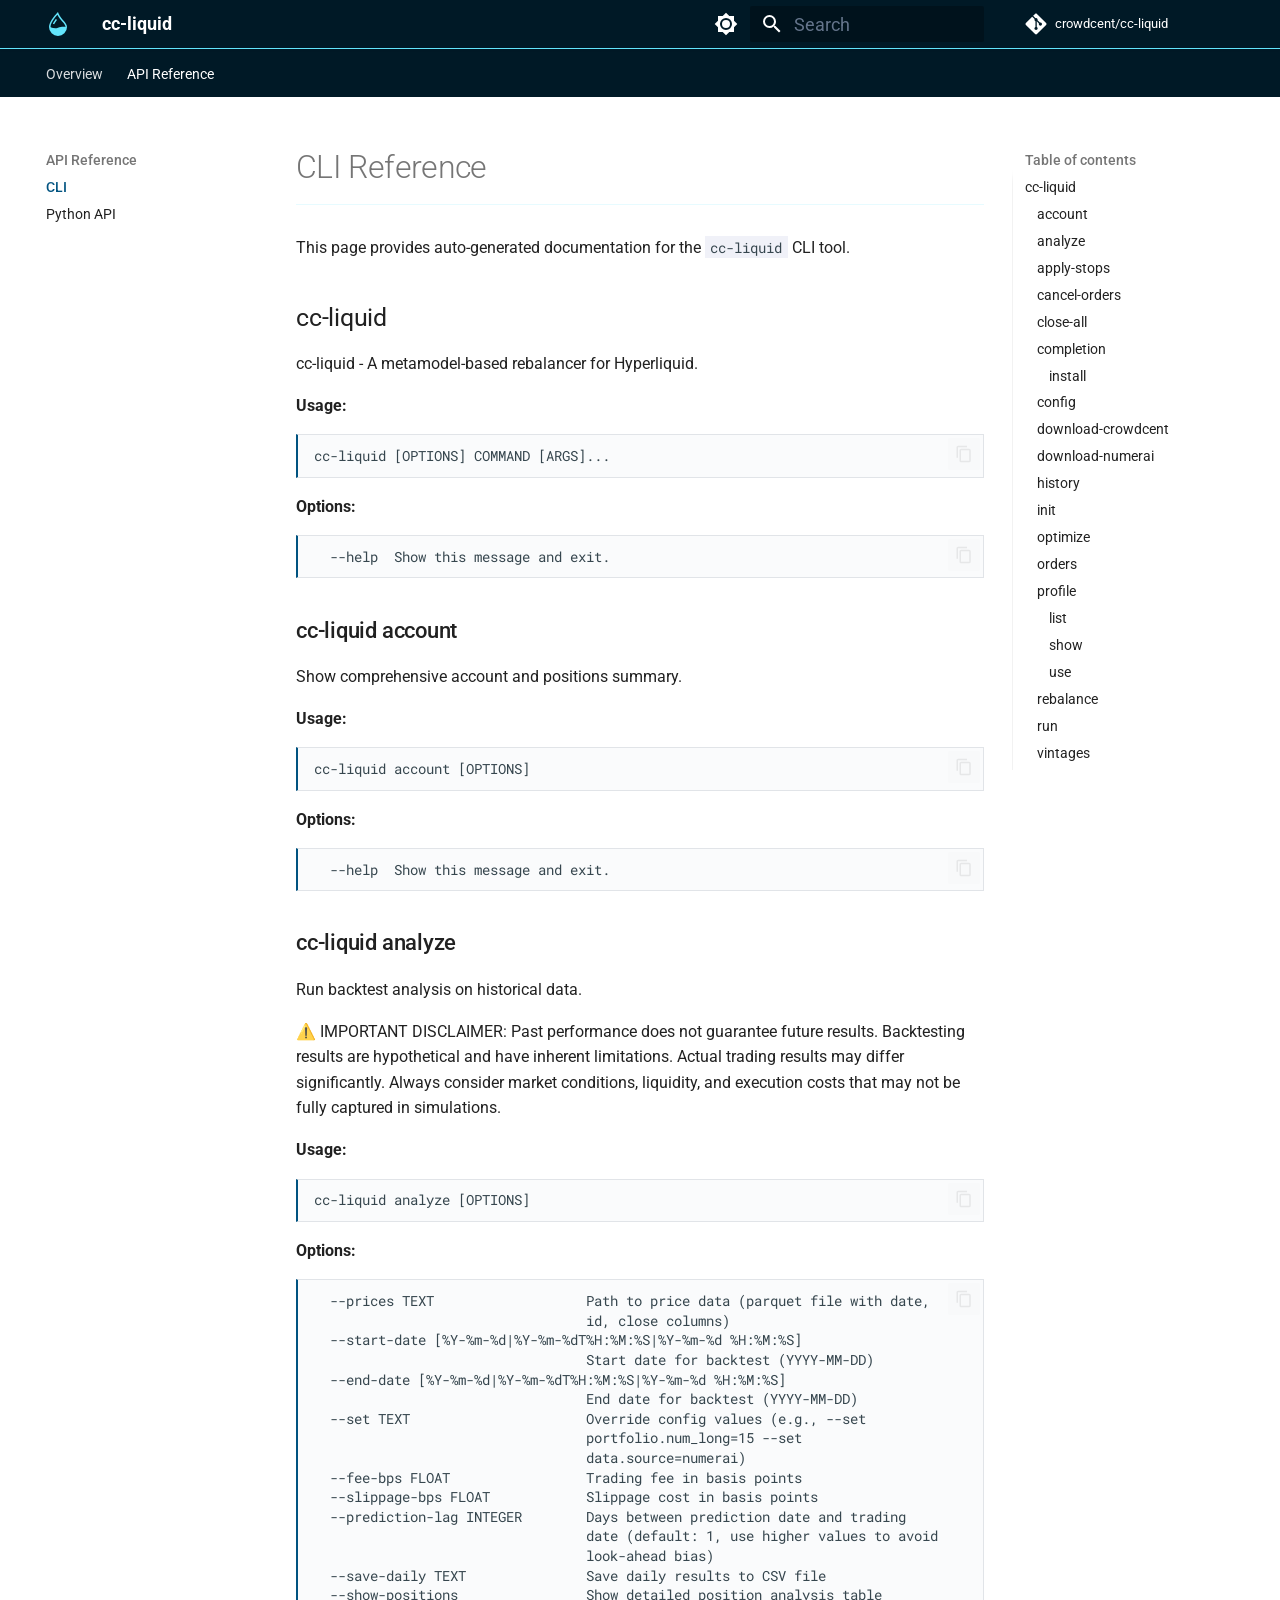
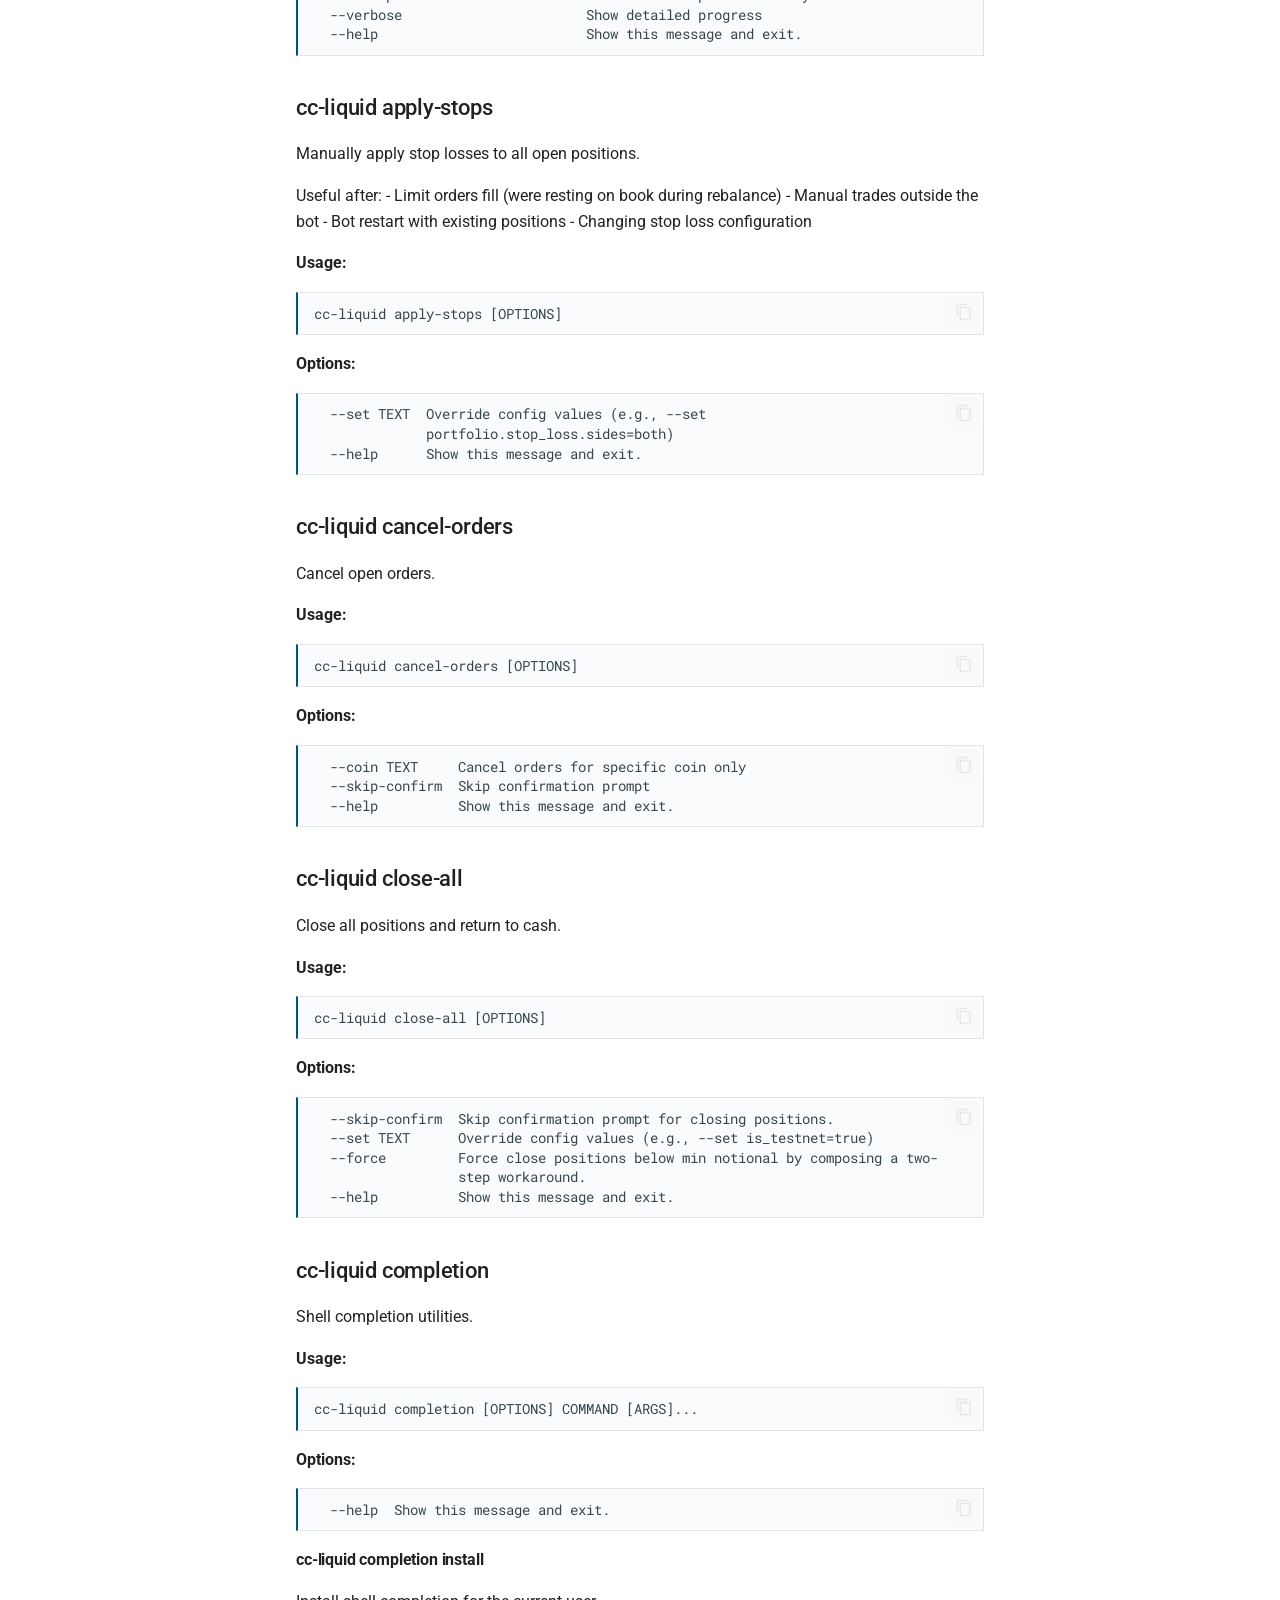
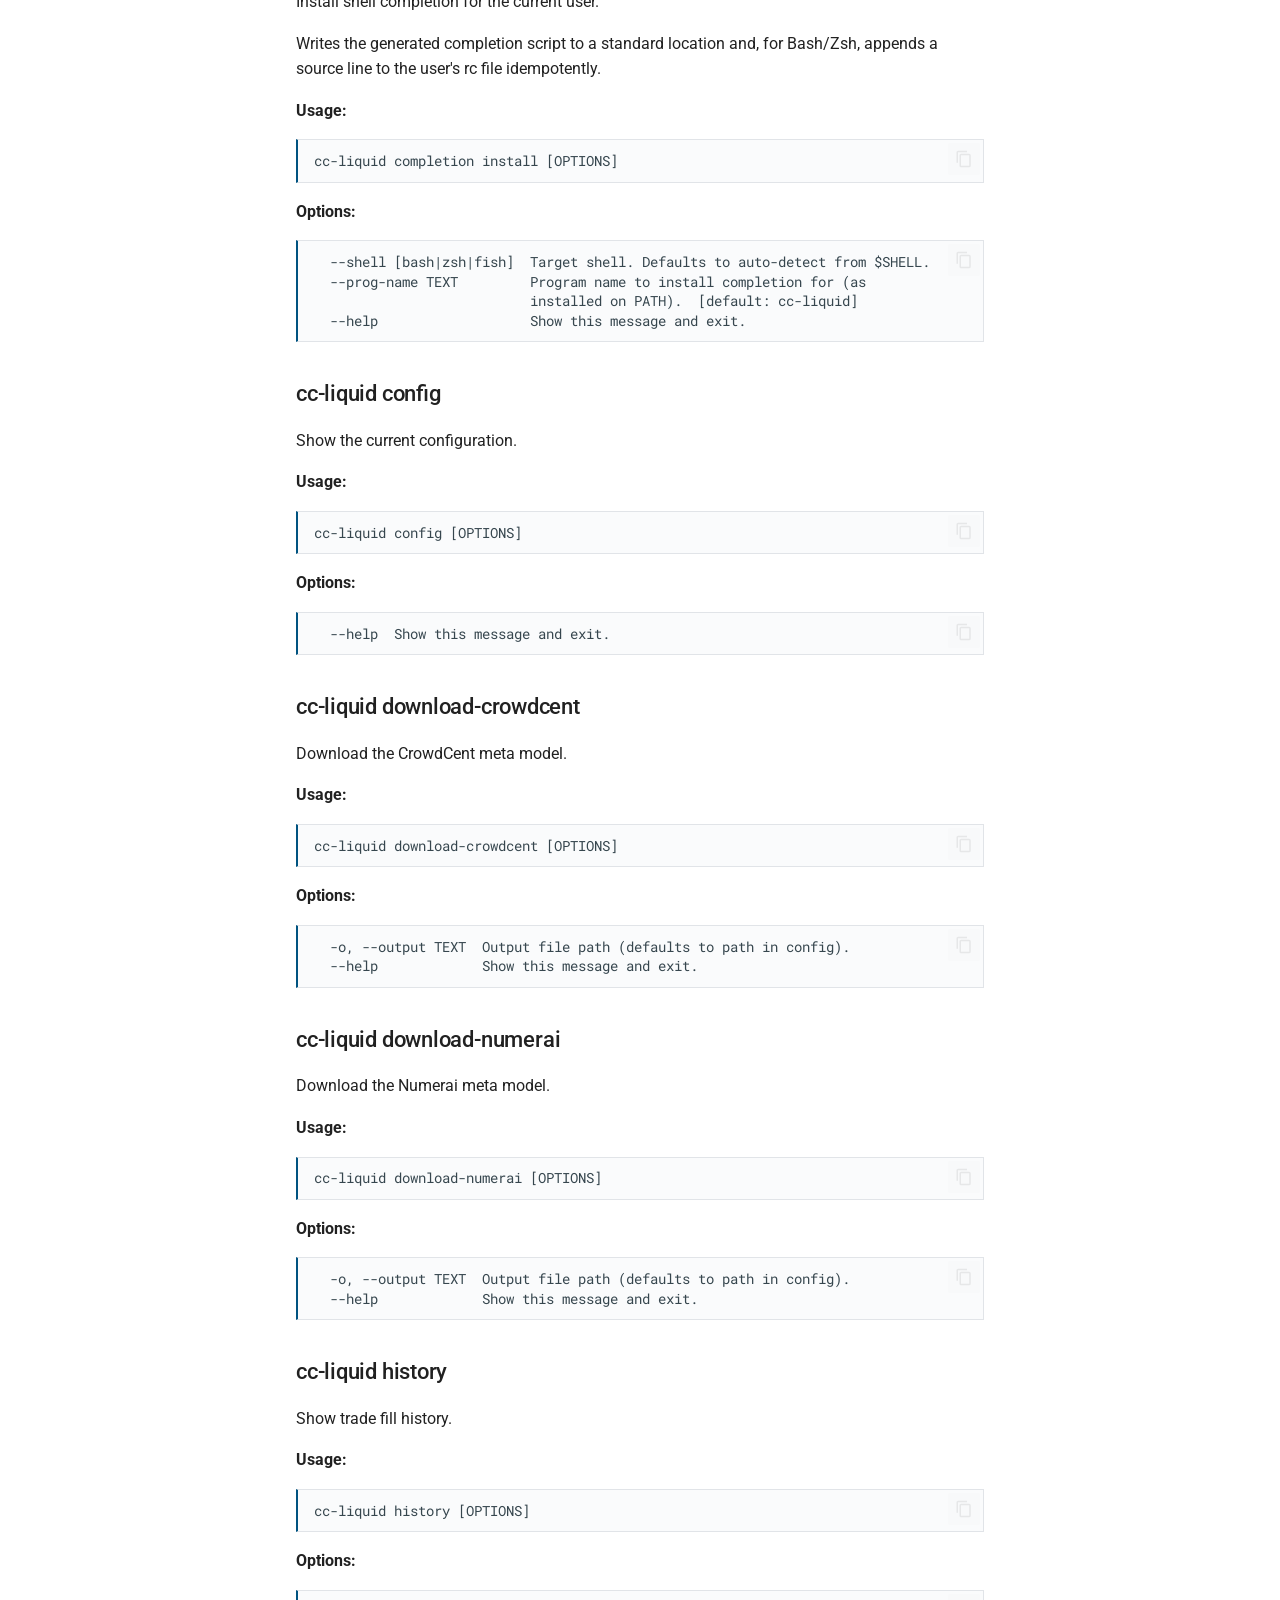
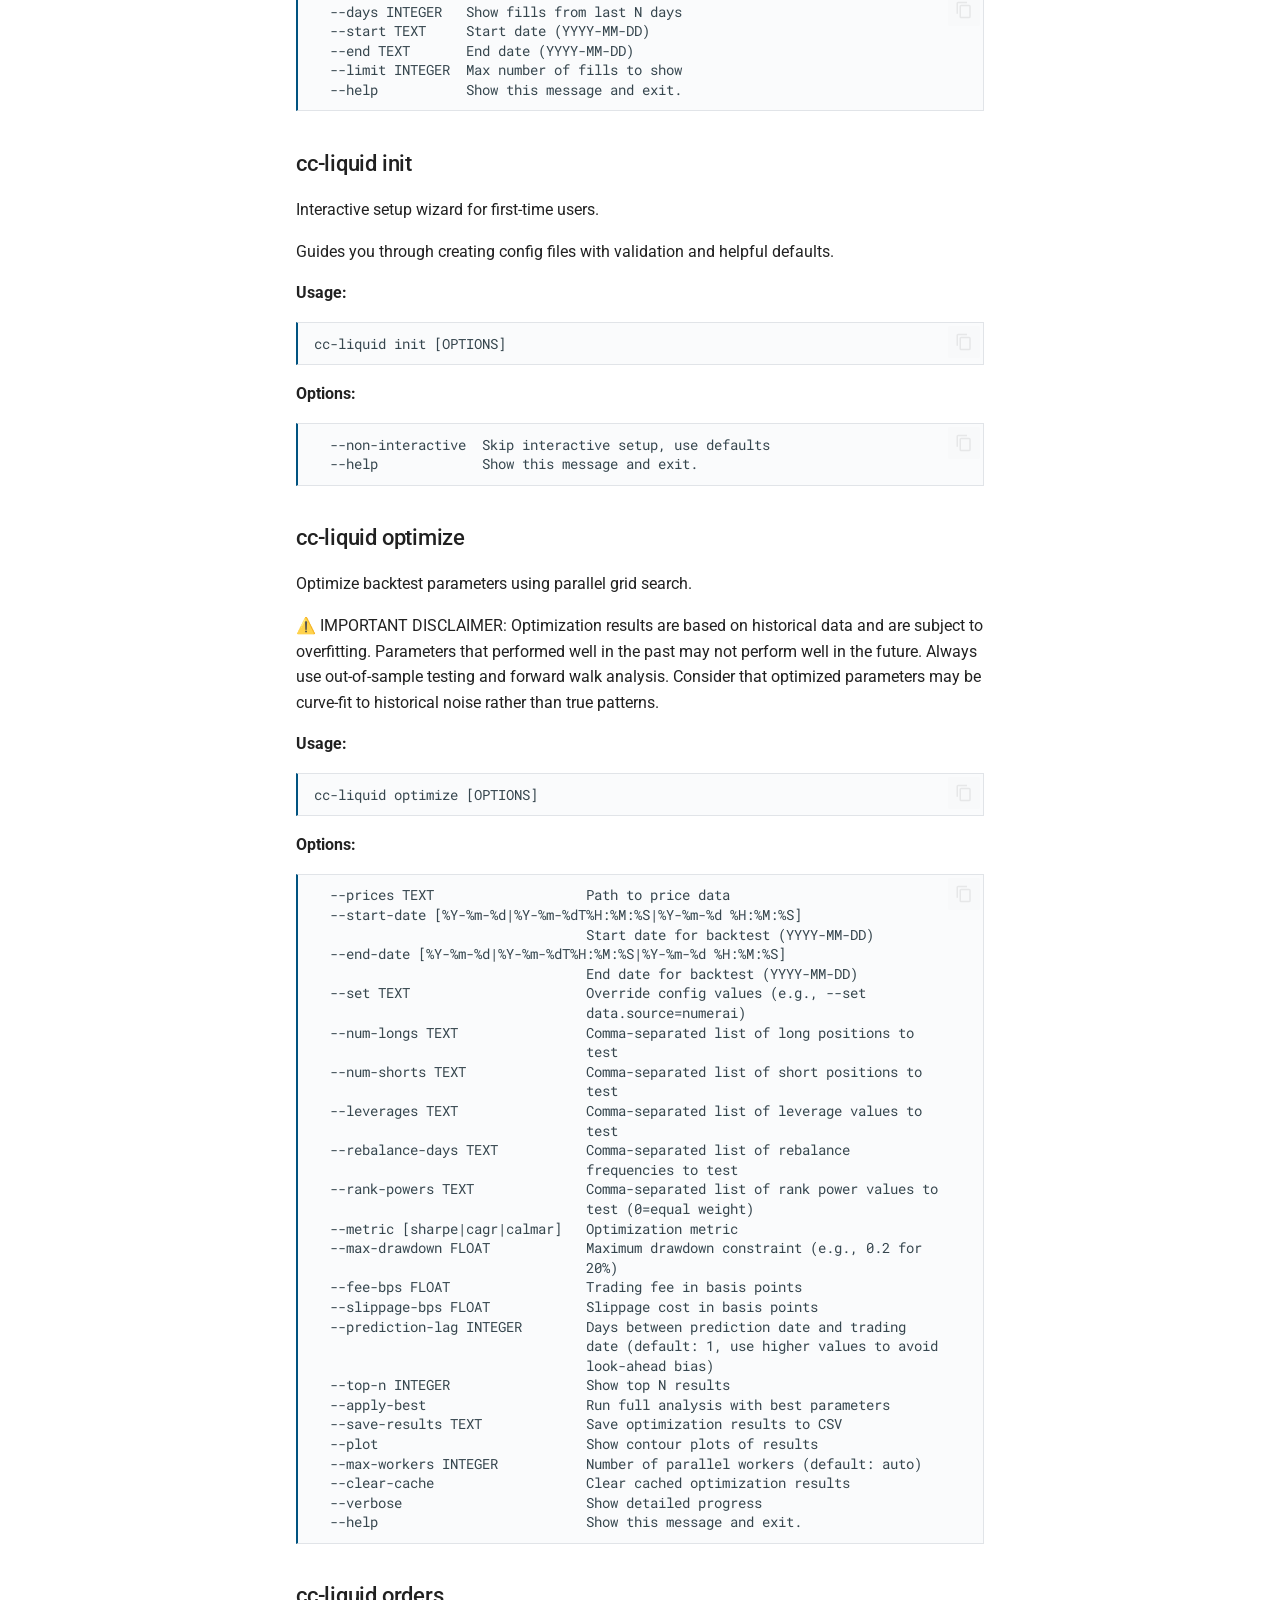
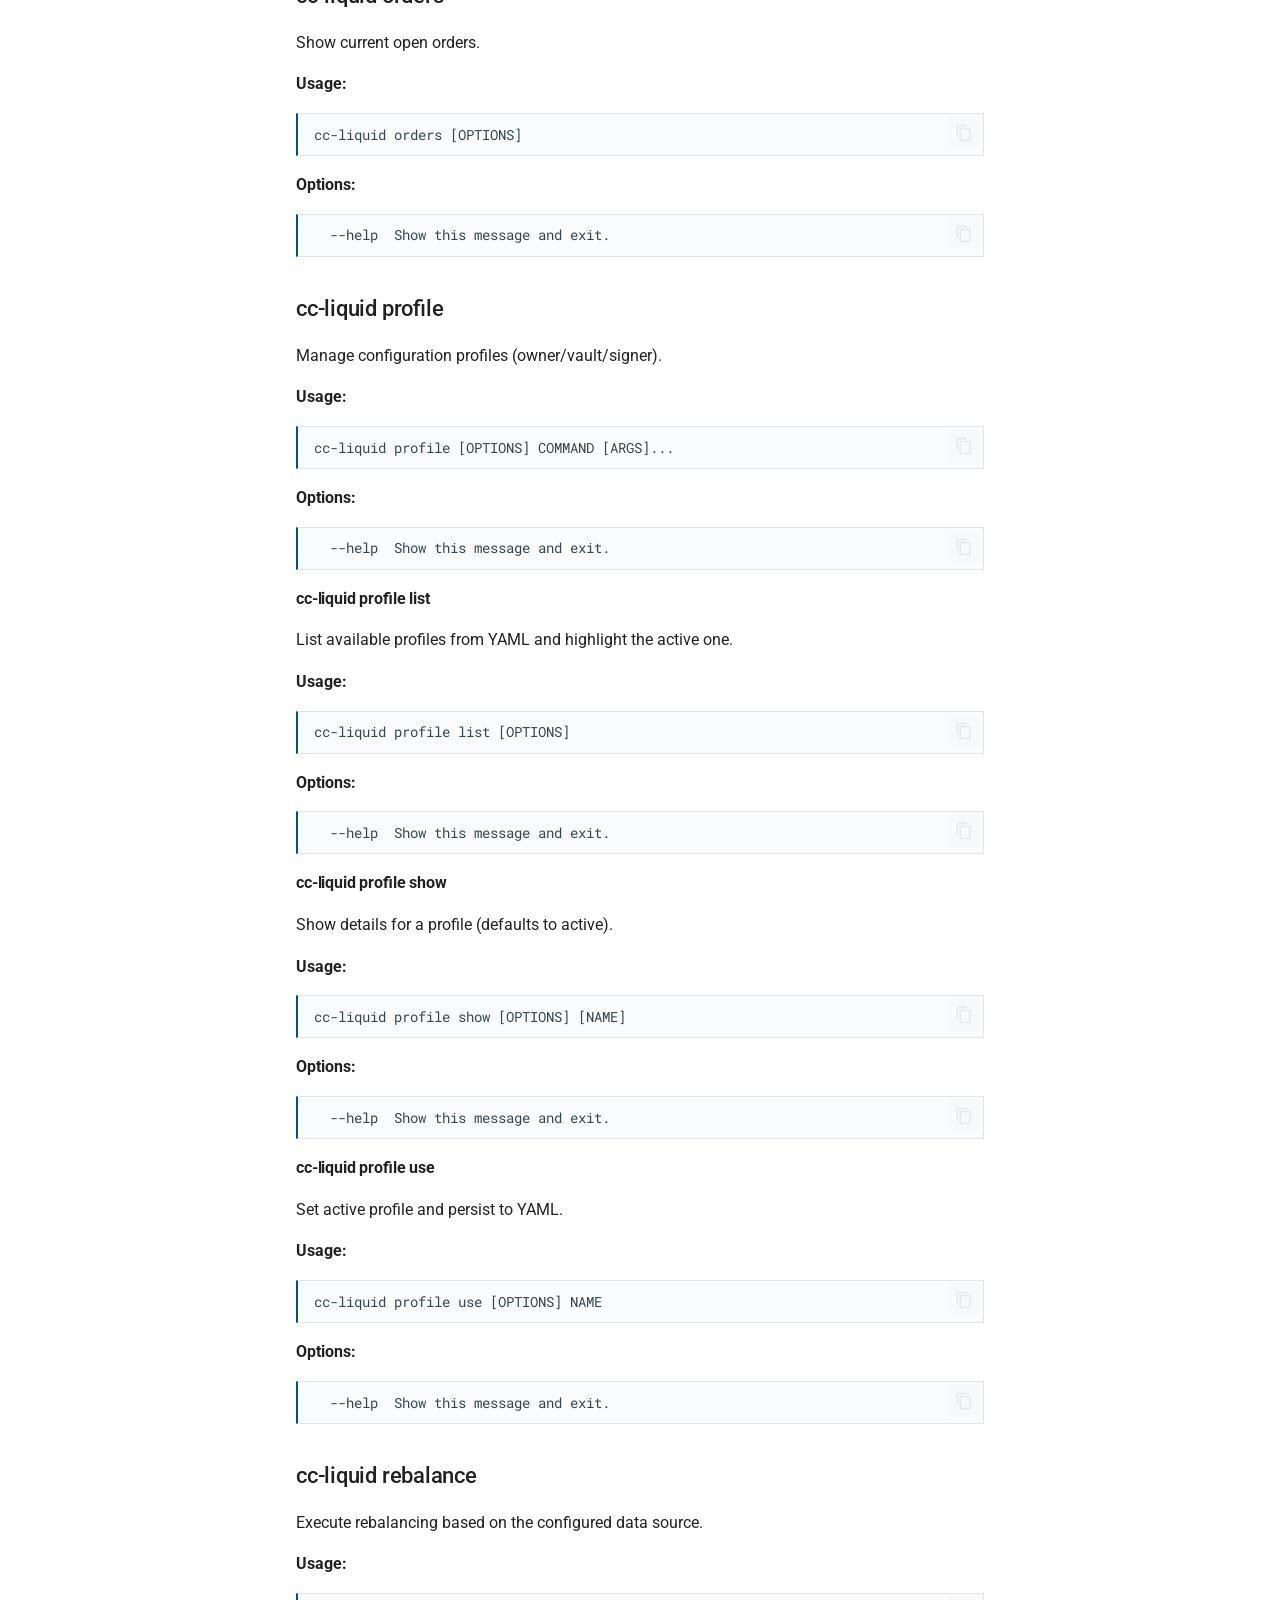
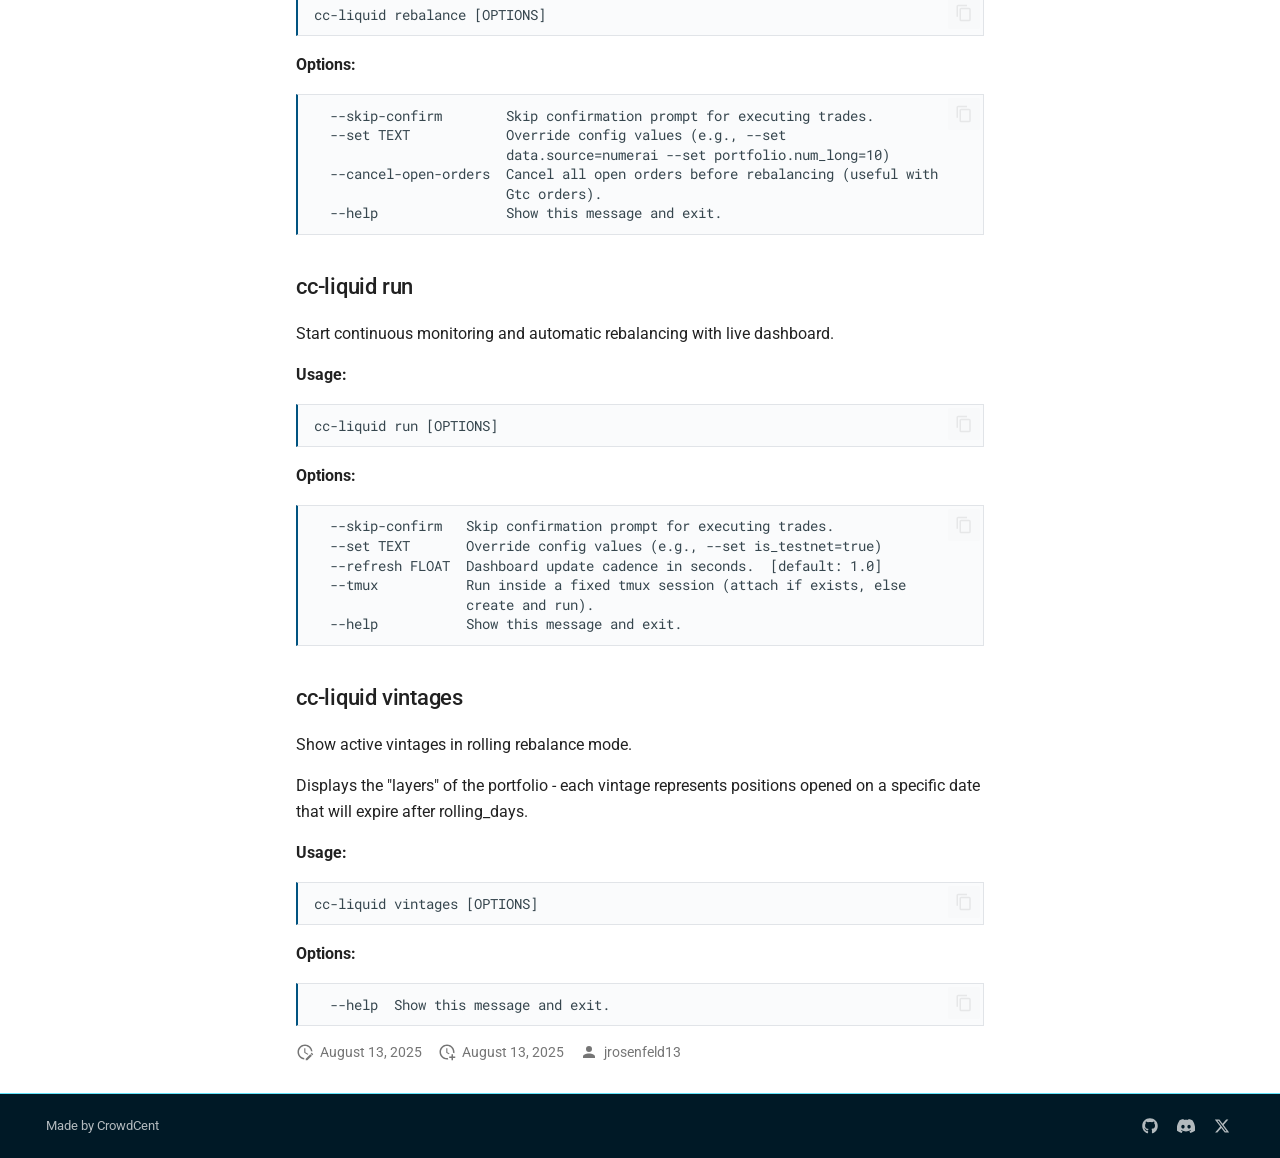
<file: api/cli/index.html>
<!doctype html>
<html lang="en" class="no-js">
  <head>
    
      <meta charset="utf-8">
      <meta name="viewport" content="width=device-width,initial-scale=1">
      
        <meta name="description" content="CrowdCent Hyperliquid Trading Bot Documentation">
      
      
        <meta name="author" content="CrowdCent">
      
      
        <link rel="canonical" href="https://crowdcent.github.io/cc-liquid/api/cli/">
      
      
        <link rel="prev" href="../../security/">
      
      
        <link rel="next" href="../python/">
      
      
        
      
      
      <link rel="icon" href="../../images/favicon.svg">
      <meta name="generator" content="mkdocs-1.6.1, mkdocs-material-9.7.0">
    
    
      
        <title>CLI - cc-liquid</title>
      
    
    
      <link rel="stylesheet" href="../../assets/stylesheets/main.618322db.min.css">
      
        
        <link rel="stylesheet" href="../../assets/stylesheets/palette.ab4e12ef.min.css">
      
      


    
    
      
    
    
      
        
        
        <link rel="preconnect" href="https://fonts.gstatic.com" crossorigin>
        <link rel="stylesheet" href="https://fonts.googleapis.com/css?family=Roboto:300,300i,400,400i,700,700i%7CRoboto+Mono:400,400i,700,700i&display=fallback">
        <style>:root{--md-text-font:"Roboto";--md-code-font:"Roboto Mono"}</style>
      
    
    
      <link rel="stylesheet" href="../../assets/_mkdocstrings.css">
    
      <link rel="stylesheet" href="../../stylesheets/extra.css">
    
    <script>__md_scope=new URL("../..",location),__md_hash=e=>[...e].reduce(((e,_)=>(e<<5)-e+_.charCodeAt(0)),0),__md_get=(e,_=localStorage,t=__md_scope)=>JSON.parse(_.getItem(t.pathname+"."+e)),__md_set=(e,_,t=localStorage,a=__md_scope)=>{try{t.setItem(a.pathname+"."+e,JSON.stringify(_))}catch(e){}}</script>
    
      

    
    
  </head>
  
  
    
    
      
    
    
    
    
    <body dir="ltr" data-md-color-scheme="default" data-md-color-primary="blue-grey" data-md-color-accent="cyan">
  
    
    <input class="md-toggle" data-md-toggle="drawer" type="checkbox" id="__drawer" autocomplete="off">
    <input class="md-toggle" data-md-toggle="search" type="checkbox" id="__search" autocomplete="off">
    <label class="md-overlay" for="__drawer"></label>
    <div data-md-component="skip">
      
        
        <a href="#cli-reference" class="md-skip">
          Skip to content
        </a>
      
    </div>
    <div data-md-component="announce">
      
    </div>
    
    
      

<header class="md-header" data-md-component="header">
  <nav class="md-header__inner md-grid" aria-label="Header">
    <a href="../.." title="cc-liquid" class="md-header__button md-logo" aria-label="cc-liquid" data-md-component="logo">
      
  
  <svg xmlns="http://www.w3.org/2000/svg" width="16" height="16" fill="currentColor" viewBox="0 0 16 16">
  <path fill-rule="evenodd" d="M7.21.8C7.69.295 8 0 8 0q.164.544.371 1.038c.812 1.946 2.073 3.35 3.197 4.6C12.878 7.096 14 8.345 14 10a6 6 0 0 1-12 0C2 6.668 5.58 2.517 7.21.8m.413 1.021A31 31 0 0 0 5.794 3.99c-.726.95-1.436 2.008-1.96 3.07C3.304 8.133 3 9.138 3 10c0 0 2.5 1.5 5 .5s5-.5 5-.5c0-1.201-.796-2.157-2.181-3.7l-.03-.032C9.75 5.11 8.5 3.72 7.623 1.82z"/>
  <path fill-rule="evenodd" d="M4.553 7.776c.82-1.641 1.717-2.753 2.093-3.13l.708.708c-.29.29-1.128 1.311-1.907 2.87z"/>
</svg>


    </a>
    <label class="md-header__button md-icon" for="__drawer">
      
      <svg xmlns="http://www.w3.org/2000/svg" viewBox="0 0 24 24"><path d="M3 6h18v2H3zm0 5h18v2H3zm0 5h18v2H3z"/></svg>
    </label>
    <div class="md-header__title" data-md-component="header-title">
      <div class="md-header__ellipsis">
        <div class="md-header__topic">
          <span class="md-ellipsis">
            cc-liquid
          </span>
        </div>
        <div class="md-header__topic" data-md-component="header-topic">
          <span class="md-ellipsis">
            
              CLI
            
          </span>
        </div>
      </div>
    </div>
    
      
        <form class="md-header__option" data-md-component="palette">
  
    
    
    
    <input class="md-option" data-md-color-media="" data-md-color-scheme="default" data-md-color-primary="blue-grey" data-md-color-accent="cyan"  aria-label="Switch to dark mode"  type="radio" name="__palette" id="__palette_0">
    
      <label class="md-header__button md-icon" title="Switch to dark mode" for="__palette_1" hidden>
        <svg xmlns="http://www.w3.org/2000/svg" viewBox="0 0 24 24"><path d="M12 8a4 4 0 0 0-4 4 4 4 0 0 0 4 4 4 4 0 0 0 4-4 4 4 0 0 0-4-4m0 10a6 6 0 0 1-6-6 6 6 0 0 1 6-6 6 6 0 0 1 6 6 6 6 0 0 1-6 6m8-9.31V4h-4.69L12 .69 8.69 4H4v4.69L.69 12 4 15.31V20h4.69L12 23.31 15.31 20H20v-4.69L23.31 12z"/></svg>
      </label>
    
  
    
    
    
    <input class="md-option" data-md-color-media="" data-md-color-scheme="slate" data-md-color-primary="blue-grey" data-md-color-accent="cyan"  aria-label="Switch to light mode"  type="radio" name="__palette" id="__palette_1">
    
      <label class="md-header__button md-icon" title="Switch to light mode" for="__palette_0" hidden>
        <svg xmlns="http://www.w3.org/2000/svg" viewBox="0 0 24 24"><path d="M12 18c-.89 0-1.74-.2-2.5-.55C11.56 16.5 13 14.42 13 12s-1.44-4.5-3.5-5.45C10.26 6.2 11.11 6 12 6a6 6 0 0 1 6 6 6 6 0 0 1-6 6m8-9.31V4h-4.69L12 .69 8.69 4H4v4.69L.69 12 4 15.31V20h4.69L12 23.31 15.31 20H20v-4.69L23.31 12z"/></svg>
      </label>
    
  
</form>
      
    
    
      <script>var palette=__md_get("__palette");if(palette&&palette.color){if("(prefers-color-scheme)"===palette.color.media){var media=matchMedia("(prefers-color-scheme: light)"),input=document.querySelector(media.matches?"[data-md-color-media='(prefers-color-scheme: light)']":"[data-md-color-media='(prefers-color-scheme: dark)']");palette.color.media=input.getAttribute("data-md-color-media"),palette.color.scheme=input.getAttribute("data-md-color-scheme"),palette.color.primary=input.getAttribute("data-md-color-primary"),palette.color.accent=input.getAttribute("data-md-color-accent")}for(var[key,value]of Object.entries(palette.color))document.body.setAttribute("data-md-color-"+key,value)}</script>
    
    
    
      
      
        <label class="md-header__button md-icon" for="__search">
          
          <svg xmlns="http://www.w3.org/2000/svg" viewBox="0 0 24 24"><path d="M9.5 3A6.5 6.5 0 0 1 16 9.5c0 1.61-.59 3.09-1.56 4.23l.27.27h.79l5 5-1.5 1.5-5-5v-.79l-.27-.27A6.52 6.52 0 0 1 9.5 16 6.5 6.5 0 0 1 3 9.5 6.5 6.5 0 0 1 9.5 3m0 2C7 5 5 7 5 9.5S7 14 9.5 14 14 12 14 9.5 12 5 9.5 5"/></svg>
        </label>
        <div class="md-search" data-md-component="search" role="dialog">
  <label class="md-search__overlay" for="__search"></label>
  <div class="md-search__inner" role="search">
    <form class="md-search__form" name="search">
      <input type="text" class="md-search__input" name="query" aria-label="Search" placeholder="Search" autocapitalize="off" autocorrect="off" autocomplete="off" spellcheck="false" data-md-component="search-query" required>
      <label class="md-search__icon md-icon" for="__search">
        
        <svg xmlns="http://www.w3.org/2000/svg" viewBox="0 0 24 24"><path d="M9.5 3A6.5 6.5 0 0 1 16 9.5c0 1.61-.59 3.09-1.56 4.23l.27.27h.79l5 5-1.5 1.5-5-5v-.79l-.27-.27A6.52 6.52 0 0 1 9.5 16 6.5 6.5 0 0 1 3 9.5 6.5 6.5 0 0 1 9.5 3m0 2C7 5 5 7 5 9.5S7 14 9.5 14 14 12 14 9.5 12 5 9.5 5"/></svg>
        
        <svg xmlns="http://www.w3.org/2000/svg" viewBox="0 0 24 24"><path d="M20 11v2H8l5.5 5.5-1.42 1.42L4.16 12l7.92-7.92L13.5 5.5 8 11z"/></svg>
      </label>
      <nav class="md-search__options" aria-label="Search">
        
        <button type="reset" class="md-search__icon md-icon" title="Clear" aria-label="Clear" tabindex="-1">
          
          <svg xmlns="http://www.w3.org/2000/svg" viewBox="0 0 24 24"><path d="M19 6.41 17.59 5 12 10.59 6.41 5 5 6.41 10.59 12 5 17.59 6.41 19 12 13.41 17.59 19 19 17.59 13.41 12z"/></svg>
        </button>
      </nav>
      
        <div class="md-search__suggest" data-md-component="search-suggest"></div>
      
    </form>
    <div class="md-search__output">
      <div class="md-search__scrollwrap" tabindex="0" data-md-scrollfix>
        <div class="md-search-result" data-md-component="search-result">
          <div class="md-search-result__meta">
            Initializing search
          </div>
          <ol class="md-search-result__list" role="presentation"></ol>
        </div>
      </div>
    </div>
  </div>
</div>
      
    
    
      <div class="md-header__source">
        <a href="https://github.com/crowdcent/cc-liquid" title="Go to repository" class="md-source" data-md-component="source">
  <div class="md-source__icon md-icon">
    
    <svg xmlns="http://www.w3.org/2000/svg" viewBox="0 0 448 512"><!--! Font Awesome Free 7.1.0 by @fontawesome - https://fontawesome.com License - https://fontawesome.com/license/free (Icons: CC BY 4.0, Fonts: SIL OFL 1.1, Code: MIT License) Copyright 2025 Fonticons, Inc.--><path d="M439.6 236.1 244 40.5c-5.4-5.5-12.8-8.5-20.4-8.5s-15 3-20.4 8.4L162.5 81l51.5 51.5c27.1-9.1 52.7 16.8 43.4 43.7l49.7 49.7c34.2-11.8 61.2 31 35.5 56.7-26.5 26.5-70.2-2.9-56-37.3L240.3 199v121.9c25.3 12.5 22.3 41.8 9.1 55-6.4 6.4-15.2 10.1-24.3 10.1s-17.8-3.6-24.3-10.1c-17.6-17.6-11.1-46.9 11.2-56v-123c-20.8-8.5-24.6-30.7-18.6-45L142.6 101 8.5 235.1C3 240.6 0 247.9 0 255.5s3 15 8.5 20.4l195.6 195.7c5.4 5.4 12.7 8.4 20.4 8.4s15-3 20.4-8.4l194.7-194.7c5.4-5.4 8.4-12.8 8.4-20.4s-3-15-8.4-20.4"/></svg>
  </div>
  <div class="md-source__repository">
    crowdcent/cc-liquid
  </div>
</a>
      </div>
    
  </nav>
  
</header>
    
    <div class="md-container" data-md-component="container">
      
      
        
          
            
<nav class="md-tabs" aria-label="Tabs" data-md-component="tabs">
  <div class="md-grid">
    <ul class="md-tabs__list">
      
        
  
  
  
  
    
    
      <li class="md-tabs__item">
        <a href="../.." class="md-tabs__link">
          
  
  
  Overview

        </a>
      </li>
    
  

      
        
  
  
  
    
  
  
    
    
      <li class="md-tabs__item md-tabs__item--active">
        <a href="./" class="md-tabs__link">
          
  
  
  API Reference

        </a>
      </li>
    
  

      
    </ul>
  </div>
</nav>
          
        
      
      <main class="md-main" data-md-component="main">
        <div class="md-main__inner md-grid">
          
            
              
              <div class="md-sidebar md-sidebar--primary" data-md-component="sidebar" data-md-type="navigation" >
                <div class="md-sidebar__scrollwrap">
                  <div class="md-sidebar__inner">
                    


  


<nav class="md-nav md-nav--primary md-nav--lifted" aria-label="Navigation" data-md-level="0">
  <label class="md-nav__title" for="__drawer">
    <a href="../.." title="cc-liquid" class="md-nav__button md-logo" aria-label="cc-liquid" data-md-component="logo">
      
  
  <svg xmlns="http://www.w3.org/2000/svg" width="16" height="16" fill="currentColor" viewBox="0 0 16 16">
  <path fill-rule="evenodd" d="M7.21.8C7.69.295 8 0 8 0q.164.544.371 1.038c.812 1.946 2.073 3.35 3.197 4.6C12.878 7.096 14 8.345 14 10a6 6 0 0 1-12 0C2 6.668 5.58 2.517 7.21.8m.413 1.021A31 31 0 0 0 5.794 3.99c-.726.95-1.436 2.008-1.96 3.07C3.304 8.133 3 9.138 3 10c0 0 2.5 1.5 5 .5s5-.5 5-.5c0-1.201-.796-2.157-2.181-3.7l-.03-.032C9.75 5.11 8.5 3.72 7.623 1.82z"/>
  <path fill-rule="evenodd" d="M4.553 7.776c.82-1.641 1.717-2.753 2.093-3.13l.708.708c-.29.29-1.128 1.311-1.907 2.87z"/>
</svg>


    </a>
    cc-liquid
  </label>
  
    <div class="md-nav__source">
      <a href="https://github.com/crowdcent/cc-liquid" title="Go to repository" class="md-source" data-md-component="source">
  <div class="md-source__icon md-icon">
    
    <svg xmlns="http://www.w3.org/2000/svg" viewBox="0 0 448 512"><!--! Font Awesome Free 7.1.0 by @fontawesome - https://fontawesome.com License - https://fontawesome.com/license/free (Icons: CC BY 4.0, Fonts: SIL OFL 1.1, Code: MIT License) Copyright 2025 Fonticons, Inc.--><path d="M439.6 236.1 244 40.5c-5.4-5.5-12.8-8.5-20.4-8.5s-15 3-20.4 8.4L162.5 81l51.5 51.5c27.1-9.1 52.7 16.8 43.4 43.7l49.7 49.7c34.2-11.8 61.2 31 35.5 56.7-26.5 26.5-70.2-2.9-56-37.3L240.3 199v121.9c25.3 12.5 22.3 41.8 9.1 55-6.4 6.4-15.2 10.1-24.3 10.1s-17.8-3.6-24.3-10.1c-17.6-17.6-11.1-46.9 11.2-56v-123c-20.8-8.5-24.6-30.7-18.6-45L142.6 101 8.5 235.1C3 240.6 0 247.9 0 255.5s3 15 8.5 20.4l195.6 195.7c5.4 5.4 12.7 8.4 20.4 8.4s15-3 20.4-8.4l194.7-194.7c5.4-5.4 8.4-12.8 8.4-20.4s-3-15-8.4-20.4"/></svg>
  </div>
  <div class="md-source__repository">
    crowdcent/cc-liquid
  </div>
</a>
    </div>
  
  <ul class="md-nav__list" data-md-scrollfix>
    
      
      
  
  
  
  
    
    
    
    
      
      
        
      
    
    
    <li class="md-nav__item md-nav__item--nested">
      
        
        
          
        
        <input class="md-nav__toggle md-toggle md-toggle--indeterminate" type="checkbox" id="__nav_1" >
        
          
          <label class="md-nav__link" for="__nav_1" id="__nav_1_label" tabindex="0">
            
  
  
  <span class="md-ellipsis">
    
  
    Overview
  

    
  </span>
  
  

            <span class="md-nav__icon md-icon"></span>
          </label>
        
        <nav class="md-nav" data-md-level="1" aria-labelledby="__nav_1_label" aria-expanded="false">
          <label class="md-nav__title" for="__nav_1">
            <span class="md-nav__icon md-icon"></span>
            
  
    Overview
  

          </label>
          <ul class="md-nav__list" data-md-scrollfix>
            
              
                
  
  
  
  
    <li class="md-nav__item">
      <a href="../.." class="md-nav__link">
        
  
  
  <span class="md-ellipsis">
    
  
    cc-liquid
  

    
  </span>
  
  

      </a>
    </li>
  

              
            
              
                
  
  
  
  
    <li class="md-nav__item">
      <a href="../../install-quickstart/" class="md-nav__link">
        
  
  
  <span class="md-ellipsis">
    
  
    Install & Quick Start
  

    
  </span>
  
  

      </a>
    </li>
  

              
            
              
                
  
  
  
  
    
    
    
    
      
      
        
      
    
    
    <li class="md-nav__item md-nav__item--nested">
      
        
        
          
        
        <input class="md-nav__toggle md-toggle md-toggle--indeterminate" type="checkbox" id="__nav_1_3" >
        
          
          <label class="md-nav__link" for="__nav_1_3" id="__nav_1_3_label" tabindex="0">
            
  
  
  <span class="md-ellipsis">
    
  
    Guides
  

    
  </span>
  
  

            <span class="md-nav__icon md-icon"></span>
          </label>
        
        <nav class="md-nav" data-md-level="2" aria-labelledby="__nav_1_3_label" aria-expanded="false">
          <label class="md-nav__title" for="__nav_1_3">
            <span class="md-nav__icon md-icon"></span>
            
  
    Guides
  

          </label>
          <ul class="md-nav__list" data-md-scrollfix>
            
              
                
  
  
  
  
    <li class="md-nav__item">
      <a href="../../walkthrough/" class="md-nav__link">
        
  
  
  <span class="md-ellipsis">
    
  
    Walkthrough
  

    
  </span>
  
  

      </a>
    </li>
  

              
            
              
                
  
  
  
  
    <li class="md-nav__item">
      <a href="../../configuration/" class="md-nav__link">
        
  
  
  <span class="md-ellipsis">
    
  
    Configuration
  

    
  </span>
  
  

      </a>
    </li>
  

              
            
              
                
  
  
  
  
    <li class="md-nav__item">
      <a href="../../portfolio-weighting/" class="md-nav__link">
        
  
  
  <span class="md-ellipsis">
    
  
    Portfolio Weighting
  

    
  </span>
  
  

      </a>
    </li>
  

              
            
              
                
  
  
  
  
    <li class="md-nav__item">
      <a href="../../rolling-rebalancing/" class="md-nav__link">
        
  
  
  <span class="md-ellipsis">
    
  
    Rolling Rebalancing
  

    
  </span>
  
  

      </a>
    </li>
  

              
            
              
                
  
  
  
  
    <li class="md-nav__item">
      <a href="../../autopilot/" class="md-nav__link">
        
  
  
  <span class="md-ellipsis">
    
  
    Autopilot & Scheduling
  

    
  </span>
  
  

      </a>
    </li>
  

              
            
              
                
  
  
  
  
    <li class="md-nav__item">
      <a href="../../headless/" class="md-nav__link">
        
  
  
  <span class="md-ellipsis">
    
  
    Headless & Custom Callbacks
  

    
  </span>
  
  

      </a>
    </li>
  

              
            
              
                
  
  
  
  
    <li class="md-nav__item">
      <a href="../../backtesting/" class="md-nav__link">
        
  
  
  <span class="md-ellipsis">
    
  
    Backtesting & Optimization
  

    
  </span>
  
  

      </a>
    </li>
  

              
            
          </ul>
        </nav>
      
    </li>
  

              
            
              
                
  
  
  
  
    
    
    
    
      
      
        
      
    
    
    <li class="md-nav__item md-nav__item--nested">
      
        
        
          
        
        <input class="md-nav__toggle md-toggle md-toggle--indeterminate" type="checkbox" id="__nav_1_4" >
        
          
          <label class="md-nav__link" for="__nav_1_4" id="__nav_1_4_label" tabindex="0">
            
  
  
  <span class="md-ellipsis">
    
  
    More
  

    
  </span>
  
  

            <span class="md-nav__icon md-icon"></span>
          </label>
        
        <nav class="md-nav" data-md-level="2" aria-labelledby="__nav_1_4_label" aria-expanded="false">
          <label class="md-nav__title" for="__nav_1_4">
            <span class="md-nav__icon md-icon"></span>
            
  
    More
  

          </label>
          <ul class="md-nav__list" data-md-scrollfix>
            
              
                
  
  
  
  
    <li class="md-nav__item">
      <a href="../../troubleshooting/" class="md-nav__link">
        
  
  
  <span class="md-ellipsis">
    
  
    Troubleshooting
  

    
  </span>
  
  

      </a>
    </li>
  

              
            
              
                
  
  
  
  
    <li class="md-nav__item">
      <a href="../../security/" class="md-nav__link">
        
  
  
  <span class="md-ellipsis">
    
  
    Security & Disclaimer
  

    
  </span>
  
  

      </a>
    </li>
  

              
            
              
                
  
  
  
  
    <li class="md-nav__item">
      <a href="https://crowdcent.com/about/" class="md-nav__link">
        
  
  
  <span class="md-ellipsis">
    
  
    About CrowdCent
  

    
  </span>
  
  

      </a>
    </li>
  

              
            
          </ul>
        </nav>
      
    </li>
  

              
            
          </ul>
        </nav>
      
    </li>
  

    
      
      
  
  
    
  
  
  
    
    
    
    
      
        
        
      
      
        
      
    
    
    <li class="md-nav__item md-nav__item--active md-nav__item--section md-nav__item--nested">
      
        
        
        <input class="md-nav__toggle md-toggle " type="checkbox" id="__nav_2" checked>
        
          
          <label class="md-nav__link" for="__nav_2" id="__nav_2_label" tabindex="">
            
  
  
  <span class="md-ellipsis">
    
  
    API Reference
  

    
  </span>
  
  

            <span class="md-nav__icon md-icon"></span>
          </label>
        
        <nav class="md-nav" data-md-level="1" aria-labelledby="__nav_2_label" aria-expanded="true">
          <label class="md-nav__title" for="__nav_2">
            <span class="md-nav__icon md-icon"></span>
            
  
    API Reference
  

          </label>
          <ul class="md-nav__list" data-md-scrollfix>
            
              
                
  
  
    
  
  
  
    <li class="md-nav__item md-nav__item--active">
      
      <input class="md-nav__toggle md-toggle" type="checkbox" id="__toc">
      
      
        
      
      
        <label class="md-nav__link md-nav__link--active" for="__toc">
          
  
  
  <span class="md-ellipsis">
    
  
    CLI
  

    
  </span>
  
  

          <span class="md-nav__icon md-icon"></span>
        </label>
      
      <a href="./" class="md-nav__link md-nav__link--active">
        
  
  
  <span class="md-ellipsis">
    
  
    CLI
  

    
  </span>
  
  

      </a>
      
        

<nav class="md-nav md-nav--secondary" aria-label="Table of contents">
  
  
  
    
  
  
    <label class="md-nav__title" for="__toc">
      <span class="md-nav__icon md-icon"></span>
      Table of contents
    </label>
    <ul class="md-nav__list" data-md-component="toc" data-md-scrollfix>
      
        <li class="md-nav__item">
  <a href="#cc-liquid" class="md-nav__link">
    <span class="md-ellipsis">
      
        cc-liquid
      
    </span>
  </a>
  
    <nav class="md-nav" aria-label="cc-liquid">
      <ul class="md-nav__list">
        
          <li class="md-nav__item">
  <a href="#cc-liquid-account" class="md-nav__link">
    <span class="md-ellipsis">
      
        account
      
    </span>
  </a>
  
</li>
        
          <li class="md-nav__item">
  <a href="#cc-liquid-analyze" class="md-nav__link">
    <span class="md-ellipsis">
      
        analyze
      
    </span>
  </a>
  
</li>
        
          <li class="md-nav__item">
  <a href="#cc-liquid-apply-stops" class="md-nav__link">
    <span class="md-ellipsis">
      
        apply-stops
      
    </span>
  </a>
  
</li>
        
          <li class="md-nav__item">
  <a href="#cc-liquid-cancel-orders" class="md-nav__link">
    <span class="md-ellipsis">
      
        cancel-orders
      
    </span>
  </a>
  
</li>
        
          <li class="md-nav__item">
  <a href="#cc-liquid-close-all" class="md-nav__link">
    <span class="md-ellipsis">
      
        close-all
      
    </span>
  </a>
  
</li>
        
          <li class="md-nav__item">
  <a href="#cc-liquid-completion" class="md-nav__link">
    <span class="md-ellipsis">
      
        completion
      
    </span>
  </a>
  
    <nav class="md-nav" aria-label="completion">
      <ul class="md-nav__list">
        
          <li class="md-nav__item">
  <a href="#cc-liquid-completion-install" class="md-nav__link">
    <span class="md-ellipsis">
      
        install
      
    </span>
  </a>
  
</li>
        
      </ul>
    </nav>
  
</li>
        
          <li class="md-nav__item">
  <a href="#cc-liquid-config" class="md-nav__link">
    <span class="md-ellipsis">
      
        config
      
    </span>
  </a>
  
</li>
        
          <li class="md-nav__item">
  <a href="#cc-liquid-download-crowdcent" class="md-nav__link">
    <span class="md-ellipsis">
      
        download-crowdcent
      
    </span>
  </a>
  
</li>
        
          <li class="md-nav__item">
  <a href="#cc-liquid-download-numerai" class="md-nav__link">
    <span class="md-ellipsis">
      
        download-numerai
      
    </span>
  </a>
  
</li>
        
          <li class="md-nav__item">
  <a href="#cc-liquid-history" class="md-nav__link">
    <span class="md-ellipsis">
      
        history
      
    </span>
  </a>
  
</li>
        
          <li class="md-nav__item">
  <a href="#cc-liquid-init" class="md-nav__link">
    <span class="md-ellipsis">
      
        init
      
    </span>
  </a>
  
</li>
        
          <li class="md-nav__item">
  <a href="#cc-liquid-optimize" class="md-nav__link">
    <span class="md-ellipsis">
      
        optimize
      
    </span>
  </a>
  
</li>
        
          <li class="md-nav__item">
  <a href="#cc-liquid-orders" class="md-nav__link">
    <span class="md-ellipsis">
      
        orders
      
    </span>
  </a>
  
</li>
        
          <li class="md-nav__item">
  <a href="#cc-liquid-profile" class="md-nav__link">
    <span class="md-ellipsis">
      
        profile
      
    </span>
  </a>
  
    <nav class="md-nav" aria-label="profile">
      <ul class="md-nav__list">
        
          <li class="md-nav__item">
  <a href="#cc-liquid-profile-list" class="md-nav__link">
    <span class="md-ellipsis">
      
        list
      
    </span>
  </a>
  
</li>
        
          <li class="md-nav__item">
  <a href="#cc-liquid-profile-show" class="md-nav__link">
    <span class="md-ellipsis">
      
        show
      
    </span>
  </a>
  
</li>
        
          <li class="md-nav__item">
  <a href="#cc-liquid-profile-use" class="md-nav__link">
    <span class="md-ellipsis">
      
        use
      
    </span>
  </a>
  
</li>
        
      </ul>
    </nav>
  
</li>
        
          <li class="md-nav__item">
  <a href="#cc-liquid-rebalance" class="md-nav__link">
    <span class="md-ellipsis">
      
        rebalance
      
    </span>
  </a>
  
</li>
        
          <li class="md-nav__item">
  <a href="#cc-liquid-run" class="md-nav__link">
    <span class="md-ellipsis">
      
        run
      
    </span>
  </a>
  
</li>
        
          <li class="md-nav__item">
  <a href="#cc-liquid-vintages" class="md-nav__link">
    <span class="md-ellipsis">
      
        vintages
      
    </span>
  </a>
  
</li>
        
      </ul>
    </nav>
  
</li>
      
    </ul>
  
</nav>
      
    </li>
  

              
            
              
                
  
  
  
  
    <li class="md-nav__item">
      <a href="../python/" class="md-nav__link">
        
  
  
  <span class="md-ellipsis">
    
  
    Python API
  

    
  </span>
  
  

      </a>
    </li>
  

              
            
          </ul>
        </nav>
      
    </li>
  

    
  </ul>
</nav>
                  </div>
                </div>
              </div>
            
            
              
              <div class="md-sidebar md-sidebar--secondary" data-md-component="sidebar" data-md-type="toc" >
                <div class="md-sidebar__scrollwrap">
                  <div class="md-sidebar__inner">
                    

<nav class="md-nav md-nav--secondary" aria-label="Table of contents">
  
  
  
    
  
  
    <label class="md-nav__title" for="__toc">
      <span class="md-nav__icon md-icon"></span>
      Table of contents
    </label>
    <ul class="md-nav__list" data-md-component="toc" data-md-scrollfix>
      
        <li class="md-nav__item">
  <a href="#cc-liquid" class="md-nav__link">
    <span class="md-ellipsis">
      
        cc-liquid
      
    </span>
  </a>
  
    <nav class="md-nav" aria-label="cc-liquid">
      <ul class="md-nav__list">
        
          <li class="md-nav__item">
  <a href="#cc-liquid-account" class="md-nav__link">
    <span class="md-ellipsis">
      
        account
      
    </span>
  </a>
  
</li>
        
          <li class="md-nav__item">
  <a href="#cc-liquid-analyze" class="md-nav__link">
    <span class="md-ellipsis">
      
        analyze
      
    </span>
  </a>
  
</li>
        
          <li class="md-nav__item">
  <a href="#cc-liquid-apply-stops" class="md-nav__link">
    <span class="md-ellipsis">
      
        apply-stops
      
    </span>
  </a>
  
</li>
        
          <li class="md-nav__item">
  <a href="#cc-liquid-cancel-orders" class="md-nav__link">
    <span class="md-ellipsis">
      
        cancel-orders
      
    </span>
  </a>
  
</li>
        
          <li class="md-nav__item">
  <a href="#cc-liquid-close-all" class="md-nav__link">
    <span class="md-ellipsis">
      
        close-all
      
    </span>
  </a>
  
</li>
        
          <li class="md-nav__item">
  <a href="#cc-liquid-completion" class="md-nav__link">
    <span class="md-ellipsis">
      
        completion
      
    </span>
  </a>
  
    <nav class="md-nav" aria-label="completion">
      <ul class="md-nav__list">
        
          <li class="md-nav__item">
  <a href="#cc-liquid-completion-install" class="md-nav__link">
    <span class="md-ellipsis">
      
        install
      
    </span>
  </a>
  
</li>
        
      </ul>
    </nav>
  
</li>
        
          <li class="md-nav__item">
  <a href="#cc-liquid-config" class="md-nav__link">
    <span class="md-ellipsis">
      
        config
      
    </span>
  </a>
  
</li>
        
          <li class="md-nav__item">
  <a href="#cc-liquid-download-crowdcent" class="md-nav__link">
    <span class="md-ellipsis">
      
        download-crowdcent
      
    </span>
  </a>
  
</li>
        
          <li class="md-nav__item">
  <a href="#cc-liquid-download-numerai" class="md-nav__link">
    <span class="md-ellipsis">
      
        download-numerai
      
    </span>
  </a>
  
</li>
        
          <li class="md-nav__item">
  <a href="#cc-liquid-history" class="md-nav__link">
    <span class="md-ellipsis">
      
        history
      
    </span>
  </a>
  
</li>
        
          <li class="md-nav__item">
  <a href="#cc-liquid-init" class="md-nav__link">
    <span class="md-ellipsis">
      
        init
      
    </span>
  </a>
  
</li>
        
          <li class="md-nav__item">
  <a href="#cc-liquid-optimize" class="md-nav__link">
    <span class="md-ellipsis">
      
        optimize
      
    </span>
  </a>
  
</li>
        
          <li class="md-nav__item">
  <a href="#cc-liquid-orders" class="md-nav__link">
    <span class="md-ellipsis">
      
        orders
      
    </span>
  </a>
  
</li>
        
          <li class="md-nav__item">
  <a href="#cc-liquid-profile" class="md-nav__link">
    <span class="md-ellipsis">
      
        profile
      
    </span>
  </a>
  
    <nav class="md-nav" aria-label="profile">
      <ul class="md-nav__list">
        
          <li class="md-nav__item">
  <a href="#cc-liquid-profile-list" class="md-nav__link">
    <span class="md-ellipsis">
      
        list
      
    </span>
  </a>
  
</li>
        
          <li class="md-nav__item">
  <a href="#cc-liquid-profile-show" class="md-nav__link">
    <span class="md-ellipsis">
      
        show
      
    </span>
  </a>
  
</li>
        
          <li class="md-nav__item">
  <a href="#cc-liquid-profile-use" class="md-nav__link">
    <span class="md-ellipsis">
      
        use
      
    </span>
  </a>
  
</li>
        
      </ul>
    </nav>
  
</li>
        
          <li class="md-nav__item">
  <a href="#cc-liquid-rebalance" class="md-nav__link">
    <span class="md-ellipsis">
      
        rebalance
      
    </span>
  </a>
  
</li>
        
          <li class="md-nav__item">
  <a href="#cc-liquid-run" class="md-nav__link">
    <span class="md-ellipsis">
      
        run
      
    </span>
  </a>
  
</li>
        
          <li class="md-nav__item">
  <a href="#cc-liquid-vintages" class="md-nav__link">
    <span class="md-ellipsis">
      
        vintages
      
    </span>
  </a>
  
</li>
        
      </ul>
    </nav>
  
</li>
      
    </ul>
  
</nav>
                  </div>
                </div>
              </div>
            
          
          
            <div class="md-content" data-md-component="content">
              
              <article class="md-content__inner md-typeset">
                
                  


  
  


<h1 id="cli-reference">CLI Reference</h1>
<p>This page provides auto-generated documentation for the <code>cc-liquid</code> CLI tool.</p>
<h2 id="cc-liquid">cc-liquid</h2>
<p>cc-liquid - A metamodel-based rebalancer for Hyperliquid.</p>
<p><strong>Usage:</strong></p>
<div class="highlight"><pre><span></span><code><a id="__codelineno-0-1" name="__codelineno-0-1" href="#__codelineno-0-1"></a>cc-liquid [OPTIONS] COMMAND [ARGS]...
</code></pre></div>
<p><strong>Options:</strong></p>
<div class="highlight"><pre><span></span><code><a id="__codelineno-1-1" name="__codelineno-1-1" href="#__codelineno-1-1"></a>  --help  Show this message and exit.
</code></pre></div>
<h3 id="cc-liquid-account">cc-liquid account</h3>
<p>Show comprehensive account and positions summary.</p>
<p><strong>Usage:</strong></p>
<div class="highlight"><pre><span></span><code><a id="__codelineno-2-1" name="__codelineno-2-1" href="#__codelineno-2-1"></a>cc-liquid account [OPTIONS]
</code></pre></div>
<p><strong>Options:</strong></p>
<div class="highlight"><pre><span></span><code><a id="__codelineno-3-1" name="__codelineno-3-1" href="#__codelineno-3-1"></a>  --help  Show this message and exit.
</code></pre></div>
<h3 id="cc-liquid-analyze">cc-liquid analyze</h3>
<p>Run backtest analysis on historical data.</p>
<p>⚠️ IMPORTANT DISCLAIMER:
Past performance does not guarantee future results. Backtesting results are
hypothetical and have inherent limitations. Actual trading results may differ
significantly. Always consider market conditions, liquidity, and execution costs
that may not be fully captured in simulations.</p>
<p><strong>Usage:</strong></p>
<div class="highlight"><pre><span></span><code><a id="__codelineno-4-1" name="__codelineno-4-1" href="#__codelineno-4-1"></a>cc-liquid analyze [OPTIONS]
</code></pre></div>
<p><strong>Options:</strong></p>
<div class="highlight"><pre><span></span><code><a id="__codelineno-5-1" name="__codelineno-5-1" href="#__codelineno-5-1"></a>  --prices TEXT                   Path to price data (parquet file with date,
<a id="__codelineno-5-2" name="__codelineno-5-2" href="#__codelineno-5-2"></a>                                  id, close columns)
<a id="__codelineno-5-3" name="__codelineno-5-3" href="#__codelineno-5-3"></a>  --start-date [%Y-%m-%d|%Y-%m-%dT%H:%M:%S|%Y-%m-%d %H:%M:%S]
<a id="__codelineno-5-4" name="__codelineno-5-4" href="#__codelineno-5-4"></a>                                  Start date for backtest (YYYY-MM-DD)
<a id="__codelineno-5-5" name="__codelineno-5-5" href="#__codelineno-5-5"></a>  --end-date [%Y-%m-%d|%Y-%m-%dT%H:%M:%S|%Y-%m-%d %H:%M:%S]
<a id="__codelineno-5-6" name="__codelineno-5-6" href="#__codelineno-5-6"></a>                                  End date for backtest (YYYY-MM-DD)
<a id="__codelineno-5-7" name="__codelineno-5-7" href="#__codelineno-5-7"></a>  --set TEXT                      Override config values (e.g., --set
<a id="__codelineno-5-8" name="__codelineno-5-8" href="#__codelineno-5-8"></a>                                  portfolio.num_long=15 --set
<a id="__codelineno-5-9" name="__codelineno-5-9" href="#__codelineno-5-9"></a>                                  data.source=numerai)
<a id="__codelineno-5-10" name="__codelineno-5-10" href="#__codelineno-5-10"></a>  --fee-bps FLOAT                 Trading fee in basis points
<a id="__codelineno-5-11" name="__codelineno-5-11" href="#__codelineno-5-11"></a>  --slippage-bps FLOAT            Slippage cost in basis points
<a id="__codelineno-5-12" name="__codelineno-5-12" href="#__codelineno-5-12"></a>  --prediction-lag INTEGER        Days between prediction date and trading
<a id="__codelineno-5-13" name="__codelineno-5-13" href="#__codelineno-5-13"></a>                                  date (default: 1, use higher values to avoid
<a id="__codelineno-5-14" name="__codelineno-5-14" href="#__codelineno-5-14"></a>                                  look-ahead bias)
<a id="__codelineno-5-15" name="__codelineno-5-15" href="#__codelineno-5-15"></a>  --save-daily TEXT               Save daily results to CSV file
<a id="__codelineno-5-16" name="__codelineno-5-16" href="#__codelineno-5-16"></a>  --show-positions                Show detailed position analysis table
<a id="__codelineno-5-17" name="__codelineno-5-17" href="#__codelineno-5-17"></a>  --verbose                       Show detailed progress
<a id="__codelineno-5-18" name="__codelineno-5-18" href="#__codelineno-5-18"></a>  --help                          Show this message and exit.
</code></pre></div>
<h3 id="cc-liquid-apply-stops">cc-liquid apply-stops</h3>
<p>Manually apply stop losses to all open positions.</p>
<p>Useful after:
- Limit orders fill (were resting on book during rebalance)
- Manual trades outside the bot
- Bot restart with existing positions
- Changing stop loss configuration</p>
<p><strong>Usage:</strong></p>
<div class="highlight"><pre><span></span><code><a id="__codelineno-6-1" name="__codelineno-6-1" href="#__codelineno-6-1"></a>cc-liquid apply-stops [OPTIONS]
</code></pre></div>
<p><strong>Options:</strong></p>
<div class="highlight"><pre><span></span><code><a id="__codelineno-7-1" name="__codelineno-7-1" href="#__codelineno-7-1"></a>  --set TEXT  Override config values (e.g., --set
<a id="__codelineno-7-2" name="__codelineno-7-2" href="#__codelineno-7-2"></a>              portfolio.stop_loss.sides=both)
<a id="__codelineno-7-3" name="__codelineno-7-3" href="#__codelineno-7-3"></a>  --help      Show this message and exit.
</code></pre></div>
<h3 id="cc-liquid-cancel-orders">cc-liquid cancel-orders</h3>
<p>Cancel open orders.</p>
<p><strong>Usage:</strong></p>
<div class="highlight"><pre><span></span><code><a id="__codelineno-8-1" name="__codelineno-8-1" href="#__codelineno-8-1"></a>cc-liquid cancel-orders [OPTIONS]
</code></pre></div>
<p><strong>Options:</strong></p>
<div class="highlight"><pre><span></span><code><a id="__codelineno-9-1" name="__codelineno-9-1" href="#__codelineno-9-1"></a>  --coin TEXT     Cancel orders for specific coin only
<a id="__codelineno-9-2" name="__codelineno-9-2" href="#__codelineno-9-2"></a>  --skip-confirm  Skip confirmation prompt
<a id="__codelineno-9-3" name="__codelineno-9-3" href="#__codelineno-9-3"></a>  --help          Show this message and exit.
</code></pre></div>
<h3 id="cc-liquid-close-all">cc-liquid close-all</h3>
<p>Close all positions and return to cash.</p>
<p><strong>Usage:</strong></p>
<div class="highlight"><pre><span></span><code><a id="__codelineno-10-1" name="__codelineno-10-1" href="#__codelineno-10-1"></a>cc-liquid close-all [OPTIONS]
</code></pre></div>
<p><strong>Options:</strong></p>
<div class="highlight"><pre><span></span><code><a id="__codelineno-11-1" name="__codelineno-11-1" href="#__codelineno-11-1"></a>  --skip-confirm  Skip confirmation prompt for closing positions.
<a id="__codelineno-11-2" name="__codelineno-11-2" href="#__codelineno-11-2"></a>  --set TEXT      Override config values (e.g., --set is_testnet=true)
<a id="__codelineno-11-3" name="__codelineno-11-3" href="#__codelineno-11-3"></a>  --force         Force close positions below min notional by composing a two-
<a id="__codelineno-11-4" name="__codelineno-11-4" href="#__codelineno-11-4"></a>                  step workaround.
<a id="__codelineno-11-5" name="__codelineno-11-5" href="#__codelineno-11-5"></a>  --help          Show this message and exit.
</code></pre></div>
<h3 id="cc-liquid-completion">cc-liquid completion</h3>
<p>Shell completion utilities.</p>
<p><strong>Usage:</strong></p>
<div class="highlight"><pre><span></span><code><a id="__codelineno-12-1" name="__codelineno-12-1" href="#__codelineno-12-1"></a>cc-liquid completion [OPTIONS] COMMAND [ARGS]...
</code></pre></div>
<p><strong>Options:</strong></p>
<div class="highlight"><pre><span></span><code><a id="__codelineno-13-1" name="__codelineno-13-1" href="#__codelineno-13-1"></a>  --help  Show this message and exit.
</code></pre></div>
<h4 id="cc-liquid-completion-install">cc-liquid completion install</h4>
<p>Install shell completion for the current user.</p>
<p>Writes the generated completion script to a standard location and, for
Bash/Zsh, appends a source line to the user's rc file idempotently.</p>
<p><strong>Usage:</strong></p>
<div class="highlight"><pre><span></span><code><a id="__codelineno-14-1" name="__codelineno-14-1" href="#__codelineno-14-1"></a>cc-liquid completion install [OPTIONS]
</code></pre></div>
<p><strong>Options:</strong></p>
<div class="highlight"><pre><span></span><code><a id="__codelineno-15-1" name="__codelineno-15-1" href="#__codelineno-15-1"></a>  --shell [bash|zsh|fish]  Target shell. Defaults to auto-detect from $SHELL.
<a id="__codelineno-15-2" name="__codelineno-15-2" href="#__codelineno-15-2"></a>  --prog-name TEXT         Program name to install completion for (as
<a id="__codelineno-15-3" name="__codelineno-15-3" href="#__codelineno-15-3"></a>                           installed on PATH).  [default: cc-liquid]
<a id="__codelineno-15-4" name="__codelineno-15-4" href="#__codelineno-15-4"></a>  --help                   Show this message and exit.
</code></pre></div>
<h3 id="cc-liquid-config">cc-liquid config</h3>
<p>Show the current configuration.</p>
<p><strong>Usage:</strong></p>
<div class="highlight"><pre><span></span><code><a id="__codelineno-16-1" name="__codelineno-16-1" href="#__codelineno-16-1"></a>cc-liquid config [OPTIONS]
</code></pre></div>
<p><strong>Options:</strong></p>
<div class="highlight"><pre><span></span><code><a id="__codelineno-17-1" name="__codelineno-17-1" href="#__codelineno-17-1"></a>  --help  Show this message and exit.
</code></pre></div>
<h3 id="cc-liquid-download-crowdcent">cc-liquid download-crowdcent</h3>
<p>Download the CrowdCent meta model.</p>
<p><strong>Usage:</strong></p>
<div class="highlight"><pre><span></span><code><a id="__codelineno-18-1" name="__codelineno-18-1" href="#__codelineno-18-1"></a>cc-liquid download-crowdcent [OPTIONS]
</code></pre></div>
<p><strong>Options:</strong></p>
<div class="highlight"><pre><span></span><code><a id="__codelineno-19-1" name="__codelineno-19-1" href="#__codelineno-19-1"></a>  -o, --output TEXT  Output file path (defaults to path in config).
<a id="__codelineno-19-2" name="__codelineno-19-2" href="#__codelineno-19-2"></a>  --help             Show this message and exit.
</code></pre></div>
<h3 id="cc-liquid-download-numerai">cc-liquid download-numerai</h3>
<p>Download the Numerai meta model.</p>
<p><strong>Usage:</strong></p>
<div class="highlight"><pre><span></span><code><a id="__codelineno-20-1" name="__codelineno-20-1" href="#__codelineno-20-1"></a>cc-liquid download-numerai [OPTIONS]
</code></pre></div>
<p><strong>Options:</strong></p>
<div class="highlight"><pre><span></span><code><a id="__codelineno-21-1" name="__codelineno-21-1" href="#__codelineno-21-1"></a>  -o, --output TEXT  Output file path (defaults to path in config).
<a id="__codelineno-21-2" name="__codelineno-21-2" href="#__codelineno-21-2"></a>  --help             Show this message and exit.
</code></pre></div>
<h3 id="cc-liquid-history">cc-liquid history</h3>
<p>Show trade fill history.</p>
<p><strong>Usage:</strong></p>
<div class="highlight"><pre><span></span><code><a id="__codelineno-22-1" name="__codelineno-22-1" href="#__codelineno-22-1"></a>cc-liquid history [OPTIONS]
</code></pre></div>
<p><strong>Options:</strong></p>
<div class="highlight"><pre><span></span><code><a id="__codelineno-23-1" name="__codelineno-23-1" href="#__codelineno-23-1"></a>  --days INTEGER   Show fills from last N days
<a id="__codelineno-23-2" name="__codelineno-23-2" href="#__codelineno-23-2"></a>  --start TEXT     Start date (YYYY-MM-DD)
<a id="__codelineno-23-3" name="__codelineno-23-3" href="#__codelineno-23-3"></a>  --end TEXT       End date (YYYY-MM-DD)
<a id="__codelineno-23-4" name="__codelineno-23-4" href="#__codelineno-23-4"></a>  --limit INTEGER  Max number of fills to show
<a id="__codelineno-23-5" name="__codelineno-23-5" href="#__codelineno-23-5"></a>  --help           Show this message and exit.
</code></pre></div>
<h3 id="cc-liquid-init">cc-liquid init</h3>
<p>Interactive setup wizard for first-time users.</p>
<p>Guides you through creating config files with validation and helpful defaults.</p>
<p><strong>Usage:</strong></p>
<div class="highlight"><pre><span></span><code><a id="__codelineno-24-1" name="__codelineno-24-1" href="#__codelineno-24-1"></a>cc-liquid init [OPTIONS]
</code></pre></div>
<p><strong>Options:</strong></p>
<div class="highlight"><pre><span></span><code><a id="__codelineno-25-1" name="__codelineno-25-1" href="#__codelineno-25-1"></a>  --non-interactive  Skip interactive setup, use defaults
<a id="__codelineno-25-2" name="__codelineno-25-2" href="#__codelineno-25-2"></a>  --help             Show this message and exit.
</code></pre></div>
<h3 id="cc-liquid-optimize">cc-liquid optimize</h3>
<p>Optimize backtest parameters using parallel grid search.</p>
<p>⚠️ IMPORTANT DISCLAIMER:
Optimization results are based on historical data and are subject to overfitting.
Parameters that performed well in the past may not perform well in the future.
Always use out-of-sample testing and forward walk analysis. Consider that
optimized parameters may be curve-fit to historical noise rather than true patterns.</p>
<p><strong>Usage:</strong></p>
<div class="highlight"><pre><span></span><code><a id="__codelineno-26-1" name="__codelineno-26-1" href="#__codelineno-26-1"></a>cc-liquid optimize [OPTIONS]
</code></pre></div>
<p><strong>Options:</strong></p>
<div class="highlight"><pre><span></span><code><a id="__codelineno-27-1" name="__codelineno-27-1" href="#__codelineno-27-1"></a>  --prices TEXT                   Path to price data
<a id="__codelineno-27-2" name="__codelineno-27-2" href="#__codelineno-27-2"></a>  --start-date [%Y-%m-%d|%Y-%m-%dT%H:%M:%S|%Y-%m-%d %H:%M:%S]
<a id="__codelineno-27-3" name="__codelineno-27-3" href="#__codelineno-27-3"></a>                                  Start date for backtest (YYYY-MM-DD)
<a id="__codelineno-27-4" name="__codelineno-27-4" href="#__codelineno-27-4"></a>  --end-date [%Y-%m-%d|%Y-%m-%dT%H:%M:%S|%Y-%m-%d %H:%M:%S]
<a id="__codelineno-27-5" name="__codelineno-27-5" href="#__codelineno-27-5"></a>                                  End date for backtest (YYYY-MM-DD)
<a id="__codelineno-27-6" name="__codelineno-27-6" href="#__codelineno-27-6"></a>  --set TEXT                      Override config values (e.g., --set
<a id="__codelineno-27-7" name="__codelineno-27-7" href="#__codelineno-27-7"></a>                                  data.source=numerai)
<a id="__codelineno-27-8" name="__codelineno-27-8" href="#__codelineno-27-8"></a>  --num-longs TEXT                Comma-separated list of long positions to
<a id="__codelineno-27-9" name="__codelineno-27-9" href="#__codelineno-27-9"></a>                                  test
<a id="__codelineno-27-10" name="__codelineno-27-10" href="#__codelineno-27-10"></a>  --num-shorts TEXT               Comma-separated list of short positions to
<a id="__codelineno-27-11" name="__codelineno-27-11" href="#__codelineno-27-11"></a>                                  test
<a id="__codelineno-27-12" name="__codelineno-27-12" href="#__codelineno-27-12"></a>  --leverages TEXT                Comma-separated list of leverage values to
<a id="__codelineno-27-13" name="__codelineno-27-13" href="#__codelineno-27-13"></a>                                  test
<a id="__codelineno-27-14" name="__codelineno-27-14" href="#__codelineno-27-14"></a>  --rebalance-days TEXT           Comma-separated list of rebalance
<a id="__codelineno-27-15" name="__codelineno-27-15" href="#__codelineno-27-15"></a>                                  frequencies to test
<a id="__codelineno-27-16" name="__codelineno-27-16" href="#__codelineno-27-16"></a>  --rank-powers TEXT              Comma-separated list of rank power values to
<a id="__codelineno-27-17" name="__codelineno-27-17" href="#__codelineno-27-17"></a>                                  test (0=equal weight)
<a id="__codelineno-27-18" name="__codelineno-27-18" href="#__codelineno-27-18"></a>  --metric [sharpe|cagr|calmar]   Optimization metric
<a id="__codelineno-27-19" name="__codelineno-27-19" href="#__codelineno-27-19"></a>  --max-drawdown FLOAT            Maximum drawdown constraint (e.g., 0.2 for
<a id="__codelineno-27-20" name="__codelineno-27-20" href="#__codelineno-27-20"></a>                                  20%)
<a id="__codelineno-27-21" name="__codelineno-27-21" href="#__codelineno-27-21"></a>  --fee-bps FLOAT                 Trading fee in basis points
<a id="__codelineno-27-22" name="__codelineno-27-22" href="#__codelineno-27-22"></a>  --slippage-bps FLOAT            Slippage cost in basis points
<a id="__codelineno-27-23" name="__codelineno-27-23" href="#__codelineno-27-23"></a>  --prediction-lag INTEGER        Days between prediction date and trading
<a id="__codelineno-27-24" name="__codelineno-27-24" href="#__codelineno-27-24"></a>                                  date (default: 1, use higher values to avoid
<a id="__codelineno-27-25" name="__codelineno-27-25" href="#__codelineno-27-25"></a>                                  look-ahead bias)
<a id="__codelineno-27-26" name="__codelineno-27-26" href="#__codelineno-27-26"></a>  --top-n INTEGER                 Show top N results
<a id="__codelineno-27-27" name="__codelineno-27-27" href="#__codelineno-27-27"></a>  --apply-best                    Run full analysis with best parameters
<a id="__codelineno-27-28" name="__codelineno-27-28" href="#__codelineno-27-28"></a>  --save-results TEXT             Save optimization results to CSV
<a id="__codelineno-27-29" name="__codelineno-27-29" href="#__codelineno-27-29"></a>  --plot                          Show contour plots of results
<a id="__codelineno-27-30" name="__codelineno-27-30" href="#__codelineno-27-30"></a>  --max-workers INTEGER           Number of parallel workers (default: auto)
<a id="__codelineno-27-31" name="__codelineno-27-31" href="#__codelineno-27-31"></a>  --clear-cache                   Clear cached optimization results
<a id="__codelineno-27-32" name="__codelineno-27-32" href="#__codelineno-27-32"></a>  --verbose                       Show detailed progress
<a id="__codelineno-27-33" name="__codelineno-27-33" href="#__codelineno-27-33"></a>  --help                          Show this message and exit.
</code></pre></div>
<h3 id="cc-liquid-orders">cc-liquid orders</h3>
<p>Show current open orders.</p>
<p><strong>Usage:</strong></p>
<div class="highlight"><pre><span></span><code><a id="__codelineno-28-1" name="__codelineno-28-1" href="#__codelineno-28-1"></a>cc-liquid orders [OPTIONS]
</code></pre></div>
<p><strong>Options:</strong></p>
<div class="highlight"><pre><span></span><code><a id="__codelineno-29-1" name="__codelineno-29-1" href="#__codelineno-29-1"></a>  --help  Show this message and exit.
</code></pre></div>
<h3 id="cc-liquid-profile">cc-liquid profile</h3>
<p>Manage configuration profiles (owner/vault/signer).</p>
<p><strong>Usage:</strong></p>
<div class="highlight"><pre><span></span><code><a id="__codelineno-30-1" name="__codelineno-30-1" href="#__codelineno-30-1"></a>cc-liquid profile [OPTIONS] COMMAND [ARGS]...
</code></pre></div>
<p><strong>Options:</strong></p>
<div class="highlight"><pre><span></span><code><a id="__codelineno-31-1" name="__codelineno-31-1" href="#__codelineno-31-1"></a>  --help  Show this message and exit.
</code></pre></div>
<h4 id="cc-liquid-profile-list">cc-liquid profile list</h4>
<p>List available profiles from YAML and highlight the active one.</p>
<p><strong>Usage:</strong></p>
<div class="highlight"><pre><span></span><code><a id="__codelineno-32-1" name="__codelineno-32-1" href="#__codelineno-32-1"></a>cc-liquid profile list [OPTIONS]
</code></pre></div>
<p><strong>Options:</strong></p>
<div class="highlight"><pre><span></span><code><a id="__codelineno-33-1" name="__codelineno-33-1" href="#__codelineno-33-1"></a>  --help  Show this message and exit.
</code></pre></div>
<h4 id="cc-liquid-profile-show">cc-liquid profile show</h4>
<p>Show details for a profile (defaults to active).</p>
<p><strong>Usage:</strong></p>
<div class="highlight"><pre><span></span><code><a id="__codelineno-34-1" name="__codelineno-34-1" href="#__codelineno-34-1"></a>cc-liquid profile show [OPTIONS] [NAME]
</code></pre></div>
<p><strong>Options:</strong></p>
<div class="highlight"><pre><span></span><code><a id="__codelineno-35-1" name="__codelineno-35-1" href="#__codelineno-35-1"></a>  --help  Show this message and exit.
</code></pre></div>
<h4 id="cc-liquid-profile-use">cc-liquid profile use</h4>
<p>Set active profile and persist to YAML.</p>
<p><strong>Usage:</strong></p>
<div class="highlight"><pre><span></span><code><a id="__codelineno-36-1" name="__codelineno-36-1" href="#__codelineno-36-1"></a>cc-liquid profile use [OPTIONS] NAME
</code></pre></div>
<p><strong>Options:</strong></p>
<div class="highlight"><pre><span></span><code><a id="__codelineno-37-1" name="__codelineno-37-1" href="#__codelineno-37-1"></a>  --help  Show this message and exit.
</code></pre></div>
<h3 id="cc-liquid-rebalance">cc-liquid rebalance</h3>
<p>Execute rebalancing based on the configured data source.</p>
<p><strong>Usage:</strong></p>
<div class="highlight"><pre><span></span><code><a id="__codelineno-38-1" name="__codelineno-38-1" href="#__codelineno-38-1"></a>cc-liquid rebalance [OPTIONS]
</code></pre></div>
<p><strong>Options:</strong></p>
<div class="highlight"><pre><span></span><code><a id="__codelineno-39-1" name="__codelineno-39-1" href="#__codelineno-39-1"></a>  --skip-confirm        Skip confirmation prompt for executing trades.
<a id="__codelineno-39-2" name="__codelineno-39-2" href="#__codelineno-39-2"></a>  --set TEXT            Override config values (e.g., --set
<a id="__codelineno-39-3" name="__codelineno-39-3" href="#__codelineno-39-3"></a>                        data.source=numerai --set portfolio.num_long=10)
<a id="__codelineno-39-4" name="__codelineno-39-4" href="#__codelineno-39-4"></a>  --cancel-open-orders  Cancel all open orders before rebalancing (useful with
<a id="__codelineno-39-5" name="__codelineno-39-5" href="#__codelineno-39-5"></a>                        Gtc orders).
<a id="__codelineno-39-6" name="__codelineno-39-6" href="#__codelineno-39-6"></a>  --help                Show this message and exit.
</code></pre></div>
<h3 id="cc-liquid-run">cc-liquid run</h3>
<p>Start continuous monitoring and automatic rebalancing with live dashboard.</p>
<p><strong>Usage:</strong></p>
<div class="highlight"><pre><span></span><code><a id="__codelineno-40-1" name="__codelineno-40-1" href="#__codelineno-40-1"></a>cc-liquid run [OPTIONS]
</code></pre></div>
<p><strong>Options:</strong></p>
<div class="highlight"><pre><span></span><code><a id="__codelineno-41-1" name="__codelineno-41-1" href="#__codelineno-41-1"></a>  --skip-confirm   Skip confirmation prompt for executing trades.
<a id="__codelineno-41-2" name="__codelineno-41-2" href="#__codelineno-41-2"></a>  --set TEXT       Override config values (e.g., --set is_testnet=true)
<a id="__codelineno-41-3" name="__codelineno-41-3" href="#__codelineno-41-3"></a>  --refresh FLOAT  Dashboard update cadence in seconds.  [default: 1.0]
<a id="__codelineno-41-4" name="__codelineno-41-4" href="#__codelineno-41-4"></a>  --tmux           Run inside a fixed tmux session (attach if exists, else
<a id="__codelineno-41-5" name="__codelineno-41-5" href="#__codelineno-41-5"></a>                   create and run).
<a id="__codelineno-41-6" name="__codelineno-41-6" href="#__codelineno-41-6"></a>  --help           Show this message and exit.
</code></pre></div>
<h3 id="cc-liquid-vintages">cc-liquid vintages</h3>
<p>Show active vintages in rolling rebalance mode.</p>
<p>Displays the "layers" of the portfolio - each vintage represents
positions opened on a specific date that will expire after rolling_days.</p>
<p><strong>Usage:</strong></p>
<div class="highlight"><pre><span></span><code><a id="__codelineno-42-1" name="__codelineno-42-1" href="#__codelineno-42-1"></a>cc-liquid vintages [OPTIONS]
</code></pre></div>
<p><strong>Options:</strong></p>
<div class="highlight"><pre><span></span><code><a id="__codelineno-43-1" name="__codelineno-43-1" href="#__codelineno-43-1"></a>  --help  Show this message and exit.
</code></pre></div>







  
    
  
  
    
  


  <aside class="md-source-file">
    
      
  <span class="md-source-file__fact">
    <span class="md-icon" title="Last update">
      <svg xmlns="http://www.w3.org/2000/svg" viewBox="0 0 24 24"><path d="M21 13.1c-.1 0-.3.1-.4.2l-1 1 2.1 2.1 1-1c.2-.2.2-.6 0-.8l-1.3-1.3c-.1-.1-.2-.2-.4-.2m-1.9 1.8-6.1 6V23h2.1l6.1-6.1zM12.5 7v5.2l4 2.4-1 1L11 13V7zM11 21.9c-5.1-.5-9-4.8-9-9.9C2 6.5 6.5 2 12 2c5.3 0 9.6 4.1 10 9.3-.3-.1-.6-.2-1-.2s-.7.1-1 .2C19.6 7.2 16.2 4 12 4c-4.4 0-8 3.6-8 8 0 4.1 3.1 7.5 7.1 7.9l-.1.2z"/></svg>
    </span>
    <span class="git-revision-date-localized-plugin git-revision-date-localized-plugin-date" title="August 13, 2025 16:53:41 UTC">August 13, 2025</span>
  </span>

    
    
      
  <span class="md-source-file__fact">
    <span class="md-icon" title="Created">
      <svg xmlns="http://www.w3.org/2000/svg" viewBox="0 0 24 24"><path d="M14.47 15.08 11 13V7h1.5v5.25l3.08 1.83c-.41.28-.79.62-1.11 1m-1.39 4.84c-.36.05-.71.08-1.08.08-4.42 0-8-3.58-8-8s3.58-8 8-8 8 3.58 8 8c0 .37-.03.72-.08 1.08.69.1 1.33.32 1.92.64.1-.56.16-1.13.16-1.72 0-5.5-4.5-10-10-10S2 6.5 2 12s4.47 10 10 10c.59 0 1.16-.06 1.72-.16-.32-.59-.54-1.23-.64-1.92M18 15v3h-3v2h3v3h2v-3h3v-2h-3v-3z"/></svg>
    </span>
    <span class="git-revision-date-localized-plugin git-revision-date-localized-plugin-date" title="August 13, 2025 16:53:41 UTC">August 13, 2025</span>
  </span>

    
    
      
  
  <span class="md-source-file__fact">
    <span class="md-icon" title="Contributors">
      
        <svg xmlns="http://www.w3.org/2000/svg" viewBox="0 0 24 24"><path d="M12 4a4 4 0 0 1 4 4 4 4 0 0 1-4 4 4 4 0 0 1-4-4 4 4 0 0 1 4-4m0 10c4.42 0 8 1.79 8 4v2H4v-2c0-2.21 3.58-4 8-4"/></svg>
      
    </span>
    <nav>
      jrosenfeld13
    </nav>
  </span>

    
    
  </aside>





                
              </article>
            </div>
          
          
  <script>var tabs=__md_get("__tabs");if(Array.isArray(tabs))e:for(var set of document.querySelectorAll(".tabbed-set")){var labels=set.querySelector(".tabbed-labels");for(var tab of tabs)for(var label of labels.getElementsByTagName("label"))if(label.innerText.trim()===tab){var input=document.getElementById(label.htmlFor);input.checked=!0;continue e}}</script>

<script>var target=document.getElementById(location.hash.slice(1));target&&target.name&&(target.checked=target.name.startsWith("__tabbed_"))</script>
        </div>
        
          <button type="button" class="md-top md-icon" data-md-component="top" hidden>
  
  <svg xmlns="http://www.w3.org/2000/svg" viewBox="0 0 24 24"><path d="M13 20h-2V8l-5.5 5.5-1.42-1.42L12 4.16l7.92 7.92-1.42 1.42L13 8z"/></svg>
  Back to top
</button>
        
      </main>
      
        <footer class="md-footer">
  
  <div class="md-footer-meta md-typeset">
    <div class="md-footer-meta__inner md-grid">
      <div class="md-copyright">
  
    <div class="md-copyright__highlight">
      Made by CrowdCent
    </div>
  
  
</div>
      
        
<div class="md-social">
  
    
    
    
    
      
      
    
    <a href="https://github.com/crowdcent/cc-liquid" target="_blank" rel="noopener" title="github.com" class="md-social__link">
      <svg xmlns="http://www.w3.org/2000/svg" viewBox="0 0 512 512"><!--! Font Awesome Free 7.1.0 by @fontawesome - https://fontawesome.com License - https://fontawesome.com/license/free (Icons: CC BY 4.0, Fonts: SIL OFL 1.1, Code: MIT License) Copyright 2025 Fonticons, Inc.--><path d="M173.9 397.4c0 2-2.3 3.6-5.2 3.6-3.3.3-5.6-1.3-5.6-3.6 0-2 2.3-3.6 5.2-3.6 3-.3 5.6 1.3 5.6 3.6m-31.1-4.5c-.7 2 1.3 4.3 4.3 4.9 2.6 1 5.6 0 6.2-2s-1.3-4.3-4.3-5.2c-2.6-.7-5.5.3-6.2 2.3m44.2-1.7c-2.9.7-4.9 2.6-4.6 4.9.3 2 2.9 3.3 5.9 2.6 2.9-.7 4.9-2.6 4.6-4.6-.3-1.9-3-3.2-5.9-2.9M252.8 8C114.1 8 8 113.3 8 252c0 110.9 69.8 205.8 169.5 239.2 12.8 2.3 17.3-5.6 17.3-12.1 0-6.2-.3-40.4-.3-61.4 0 0-70 15-84.7-29.8 0 0-11.4-29.1-27.8-36.6 0 0-22.9-15.7 1.6-15.4 0 0 24.9 2 38.6 25.8 21.9 38.6 58.6 27.5 72.9 20.9 2.3-16 8.8-27.1 16-33.7-55.9-6.2-112.3-14.3-112.3-110.5 0-27.5 7.6-41.3 23.6-58.9-2.6-6.5-11.1-33.3 2.6-67.9 20.9-6.5 69 27 69 27 20-5.6 41.5-8.5 62.8-8.5s42.8 2.9 62.8 8.5c0 0 48.1-33.6 69-27 13.7 34.7 5.2 61.4 2.6 67.9 16 17.7 25.8 31.5 25.8 58.9 0 96.5-58.9 104.2-114.8 110.5 9.2 7.9 17 22.9 17 46.4 0 33.7-.3 75.4-.3 83.6 0 6.5 4.6 14.4 17.3 12.1C436.2 457.8 504 362.9 504 252 504 113.3 391.5 8 252.8 8M105.2 352.9c-1.3 1-1 3.3.7 5.2 1.6 1.6 3.9 2.3 5.2 1 1.3-1 1-3.3-.7-5.2-1.6-1.6-3.9-2.3-5.2-1m-10.8-8.1c-.7 1.3.3 2.9 2.3 3.9 1.6 1 3.6.7 4.3-.7.7-1.3-.3-2.9-2.3-3.9-2-.6-3.6-.3-4.3.7m32.4 35.6c-1.6 1.3-1 4.3 1.3 6.2 2.3 2.3 5.2 2.6 6.5 1 1.3-1.3.7-4.3-1.3-6.2-2.2-2.3-5.2-2.6-6.5-1m-11.4-14.7c-1.6 1-1.6 3.6 0 5.9s4.3 3.3 5.6 2.3c1.6-1.3 1.6-3.9 0-6.2-1.4-2.3-4-3.3-5.6-2"/></svg>
    </a>
  
    
    
    
    
    <a href="https://discord.gg/v6ZSGuTbQS" target="_blank" rel="noopener" title="crowdcent on discord" class="md-social__link">
      <svg xmlns="http://www.w3.org/2000/svg" viewBox="0 0 576 512"><!--! Font Awesome Free 7.1.0 by @fontawesome - https://fontawesome.com License - https://fontawesome.com/license/free (Icons: CC BY 4.0, Fonts: SIL OFL 1.1, Code: MIT License) Copyright 2025 Fonticons, Inc.--><path d="M492.5 69.8c-.2-.3-.4-.6-.8-.7-38.1-17.5-78.4-30-119.7-37.1-.4-.1-.8 0-1.1.1s-.6.4-.8.8c-5.5 9.9-10.5 20.2-14.9 30.6-44.6-6.8-89.9-6.8-134.4 0-4.5-10.5-9.5-20.7-15.1-30.6-.2-.3-.5-.6-.8-.8s-.7-.2-1.1-.2C162.5 39 122.2 51.5 84.1 69c-.3.1-.6.4-.8.7C7.1 183.5-13.8 294.6-3.6 404.2c0 .3.1.5.2.8s.3.4.5.6c44.4 32.9 94 58 146.8 74.2.4.1.8.1 1.1 0s.7-.4.9-.7c11.3-15.4 21.4-31.8 30-48.8.1-.2.2-.5.2-.8s0-.5-.1-.8-.2-.5-.4-.6-.4-.3-.7-.4c-15.8-6.1-31.2-13.4-45.9-21.9-.3-.2-.5-.4-.7-.6s-.3-.6-.3-.9 0-.6.2-.9.3-.5.6-.7c3.1-2.3 6.2-4.7 9.1-7.1.3-.2.6-.4.9-.4s.7 0 1 .1c96.2 43.9 200.4 43.9 295.5 0 .3-.1.7-.2 1-.2s.7.2.9.4c2.9 2.4 6 4.9 9.1 7.2.2.2.4.4.6.7s.2.6.2.9-.1.6-.3.9-.4.5-.6.6c-14.7 8.6-30 15.9-45.9 21.8-.2.1-.5.2-.7.4s-.3.4-.4.7-.1.5-.1.8.1.5.2.8c8.8 17 18.8 33.3 30 48.8.2.3.6.6.9.7s.8.1 1.1 0c52.9-16.2 102.6-41.3 147.1-74.2.2-.2.4-.4.5-.6s.2-.5.2-.8c12.3-126.8-20.5-236.9-86.9-334.5zm-302 267.7c-29 0-52.8-26.6-52.8-59.2s23.4-59.2 52.8-59.2c29.7 0 53.3 26.8 52.8 59.2 0 32.7-23.4 59.2-52.8 59.2m195.4 0c-29 0-52.8-26.6-52.8-59.2s23.4-59.2 52.8-59.2c29.7 0 53.3 26.8 52.8 59.2 0 32.7-23.2 59.2-52.8 59.2"/></svg>
    </a>
  
    
    
    
    
    <a href="https://x.com/CrowdCent" target="_blank" rel="noopener" title="crowdcent on X" class="md-social__link">
      <svg xmlns="http://www.w3.org/2000/svg" viewBox="0 0 448 512"><!--! Font Awesome Free 7.1.0 by @fontawesome - https://fontawesome.com License - https://fontawesome.com/license/free (Icons: CC BY 4.0, Fonts: SIL OFL 1.1, Code: MIT License) Copyright 2025 Fonticons, Inc.--><path d="M357.2 48h70.6L273.6 224.2 455 464H313L201.7 318.6 74.5 464H3.8l164.9-188.5L-5.2 48h145.6l100.5 132.9zm-24.8 373.8h39.1L119.1 88h-42z"/></svg>
    </a>
  
</div>
      
    </div>
  </div>
</footer>
      
    </div>
    <div class="md-dialog" data-md-component="dialog">
      <div class="md-dialog__inner md-typeset"></div>
    </div>
    
    
    
      
      
      <script id="__config" type="application/json">{"annotate": null, "base": "../..", "features": ["navigation.tabs", "navigation.sections", "navigation.expand", "navigation.top", "search.suggest", "search.highlight", "content.tabs.link", "content.code.annotation", "content.code.copy"], "search": "../../assets/javascripts/workers/search.7a47a382.min.js", "tags": null, "translations": {"clipboard.copied": "Copied to clipboard", "clipboard.copy": "Copy to clipboard", "search.result.more.one": "1 more on this page", "search.result.more.other": "# more on this page", "search.result.none": "No matching documents", "search.result.one": "1 matching document", "search.result.other": "# matching documents", "search.result.placeholder": "Type to start searching", "search.result.term.missing": "Missing", "select.version": "Select version"}, "version": null}</script>
    
    
      <script src="../../assets/javascripts/bundle.e71a0d61.min.js"></script>
      
    
  </body>
</html>
</file>
<file: assets/_mkdocstrings.css>
/* Avoid breaking parameter names, etc. in table cells. */
.doc-contents td code {
  word-break: normal !important;
}

/* No line break before first paragraph of descriptions. */
.doc-md-description,
.doc-md-description>p:first-child {
  display: inline;
}

/* No text transformation from Material for MkDocs for H5 headings. */
.md-typeset h5 .doc-object-name {
  text-transform: none;
}

/* Max width for docstring sections tables. */
.doc .md-typeset__table,
.doc .md-typeset__table table {
  display: table !important;
  width: 100%;
}

.doc .md-typeset__table tr {
  display: table-row;
}

/* Defaults in Spacy table style. */
.doc-param-default,
.doc-type_param-default {
  float: right;
}

/* Parameter headings must be inline, not blocks. */
.doc-heading-parameter,
.doc-heading-type_parameter {
  display: inline;
}

/* Default font size for parameter headings. */
.md-typeset .doc-heading-parameter {
  font-size: inherit;
}

/* Prefer space on the right, not the left of parameter permalinks. */
.doc-heading-parameter .headerlink,
.doc-heading-type_parameter .headerlink {
  margin-left: 0 !important;
  margin-right: 0.2rem;
}

/* Backward-compatibility: docstring section titles in bold. */
.doc-section-title {
  font-weight: bold;
}

/* Backlinks crumb separator. */
.doc-backlink-crumb {
  display: inline-flex;
  gap: .2rem;
  white-space: nowrap;
  align-items: center;
  vertical-align: middle;
}
.doc-backlink-crumb:not(:first-child)::before {
  background-color: var(--md-default-fg-color--lighter);
  content: "";
  display: inline;
  height: 1rem;
  --md-path-icon: url('data:image/svg+xml;charset=utf-8,<svg xmlns="http://www.w3.org/2000/svg" viewBox="0 0 24 24"><path d="M8.59 16.58 13.17 12 8.59 7.41 10 6l6 6-6 6z"/></svg>');
  -webkit-mask-image: var(--md-path-icon);
  mask-image: var(--md-path-icon);
  width: 1rem;
}
.doc-backlink-crumb.last {
  font-weight: bold;
}

/* Symbols in Navigation and ToC. */
:root, :host,
[data-md-color-scheme="default"] {
  --doc-symbol-parameter-fg-color: #df50af;
  --doc-symbol-type_parameter-fg-color: #df50af;
  --doc-symbol-attribute-fg-color: #953800;
  --doc-symbol-function-fg-color: #8250df;
  --doc-symbol-method-fg-color: #8250df;
  --doc-symbol-class-fg-color: #0550ae;
  --doc-symbol-type_alias-fg-color: #0550ae;
  --doc-symbol-module-fg-color: #5cad0f;

  --doc-symbol-parameter-bg-color: #df50af1a;
  --doc-symbol-type_parameter-bg-color: #df50af1a;
  --doc-symbol-attribute-bg-color: #9538001a;
  --doc-symbol-function-bg-color: #8250df1a;
  --doc-symbol-method-bg-color: #8250df1a;
  --doc-symbol-class-bg-color: #0550ae1a;
  --doc-symbol-type_alias-bg-color: #0550ae1a;
  --doc-symbol-module-bg-color: #5cad0f1a;
}

[data-md-color-scheme="slate"] {
  --doc-symbol-parameter-fg-color: #ffa8cc;
  --doc-symbol-type_parameter-fg-color: #ffa8cc;
  --doc-symbol-attribute-fg-color: #ffa657;
  --doc-symbol-function-fg-color: #d2a8ff;
  --doc-symbol-method-fg-color: #d2a8ff;
  --doc-symbol-class-fg-color: #79c0ff;
  --doc-symbol-type_alias-fg-color: #79c0ff;
  --doc-symbol-module-fg-color: #baff79;

  --doc-symbol-parameter-bg-color: #ffa8cc1a;
  --doc-symbol-type_parameter-bg-color: #ffa8cc1a;
  --doc-symbol-attribute-bg-color: #ffa6571a;
  --doc-symbol-function-bg-color: #d2a8ff1a;
  --doc-symbol-method-bg-color: #d2a8ff1a;
  --doc-symbol-class-bg-color: #79c0ff1a;
  --doc-symbol-type_alias-bg-color: #79c0ff1a;
  --doc-symbol-module-bg-color: #baff791a;
}

code.doc-symbol {
  border-radius: .1rem;
  font-size: .85em;
  padding: 0 .3em;
  font-weight: bold;
}

code.doc-symbol-parameter,
a code.doc-symbol-parameter {
  color: var(--doc-symbol-parameter-fg-color);
  background-color: var(--doc-symbol-parameter-bg-color);
}

code.doc-symbol-parameter::after {
  content: "param";
}

code.doc-symbol-type_parameter,
a code.doc-symbol-type_parameter {
  color: var(--doc-symbol-type_parameter-fg-color);
  background-color: var(--doc-symbol-type_parameter-bg-color);
}

code.doc-symbol-type_parameter::after {
  content: "type-param";
}

code.doc-symbol-attribute,
a code.doc-symbol-attribute {
  color: var(--doc-symbol-attribute-fg-color);
  background-color: var(--doc-symbol-attribute-bg-color);
}

code.doc-symbol-attribute::after {
  content: "attr";
}

code.doc-symbol-function,
a code.doc-symbol-function {
  color: var(--doc-symbol-function-fg-color);
  background-color: var(--doc-symbol-function-bg-color);
}

code.doc-symbol-function::after {
  content: "func";
}

code.doc-symbol-method,
a code.doc-symbol-method {
  color: var(--doc-symbol-method-fg-color);
  background-color: var(--doc-symbol-method-bg-color);
}

code.doc-symbol-method::after {
  content: "meth";
}

code.doc-symbol-class,
a code.doc-symbol-class {
  color: var(--doc-symbol-class-fg-color);
  background-color: var(--doc-symbol-class-bg-color);
}

code.doc-symbol-class::after {
  content: "class";
}


code.doc-symbol-type_alias,
a code.doc-symbol-type_alias {
  color: var(--doc-symbol-type_alias-fg-color);
  background-color: var(--doc-symbol-type_alias-bg-color);
}

code.doc-symbol-type_alias::after {
  content: "type";
}

code.doc-symbol-module,
a code.doc-symbol-module {
  color: var(--doc-symbol-module-fg-color);
  background-color: var(--doc-symbol-module-bg-color);
}

code.doc-symbol-module::after {
  content: "mod";
}

.doc-signature .autorefs {
  color: inherit;
  border-bottom: 1px dotted currentcolor;
}

/* Source code blocks (admonitions). */
:root {
  --md-admonition-icon--mkdocstrings-source: url('data:image/svg+xml;charset=utf-8,<svg xmlns="http://www.w3.org/2000/svg" viewBox="0 0 24 24"><path d="M15.22 4.97a.75.75 0 0 1 1.06 0l6.5 6.5a.75.75 0 0 1 0 1.06l-6.5 6.5a.749.749 0 0 1-1.275-.326.75.75 0 0 1 .215-.734L21.19 12l-5.97-5.97a.75.75 0 0 1 0-1.06m-6.44 0a.75.75 0 0 1 0 1.06L2.81 12l5.97 5.97a.749.749 0 0 1-.326 1.275.75.75 0 0 1-.734-.215l-6.5-6.5a.75.75 0 0 1 0-1.06l6.5-6.5a.75.75 0 0 1 1.06 0"/></svg>')
}
.md-typeset .admonition.mkdocstrings-source,
.md-typeset details.mkdocstrings-source {
  border: none;
  padding: 0;
}
.md-typeset .admonition.mkdocstrings-source:focus-within,
.md-typeset details.mkdocstrings-source:focus-within {
  box-shadow: none;
}
.md-typeset .mkdocstrings-source > .admonition-title,
.md-typeset .mkdocstrings-source > summary {
  background-color: inherit;
}
.md-typeset .mkdocstrings-source > .admonition-title::before,
.md-typeset .mkdocstrings-source > summary::before {
  background-color: var(--md-default-fg-color);
  -webkit-mask-image: var(--md-admonition-icon--mkdocstrings-source);
          mask-image: var(--md-admonition-icon--mkdocstrings-source);
}
</file>
<file: stylesheets/extra.css>
/* 
 * cc-liquid Documentation
 * Professional, minimal, sleek
 */

:root {
  --cc-cyan: #62e4fb;
  --cc-purple: #4152A8;
  --cc-dark: #001926;
  --cc-blue: #005380;
  --cc-gray: #64748b;
  --cc-light-gray: #f1f5f9;
}

/* Override Material theme colors */
[data-md-color-scheme="default"] {
  --md-primary-fg-color: var(--cc-dark);
  --md-primary-fg-color--light: var(--cc-blue);
  --md-accent-fg-color: var(--cc-blue);
  --md-typeset-a-color: var(--cc-blue);
}

[data-md-color-scheme="slate"] {
  --md-primary-fg-color: #0a1118;
  --md-primary-fg-color--light: var(--cc-dark);
  --md-accent-fg-color: var(--cc-cyan);
  --md-default-bg-color: #0a1118;
  --md-default-bg-color--light: #0f1922;
  --md-default-bg-color--lighter: #1a2633;
  --md-code-bg-color: rgba(0, 25, 38, 0.3);
  --md-typeset-a-color: var(--cc-cyan);
}


.md-typeset h1 {
  font-weight: 300;
  letter-spacing: -0.02em;
  border-bottom: 1px solid rgba(98, 228, 251, 0.15);
  padding-bottom: 0.75rem;
  margin-bottom: 1.5rem;
}

.md-typeset h2 {
  font-weight: 400;
  letter-spacing: -0.01em;
  margin-top: 2rem;
}

.md-typeset h3 {
  font-weight: 500;
  font-size: 1.1rem;
}

/* Refined code blocks */
.md-typeset code {
  background-color: rgba(65, 82, 168, 0.08);
  padding: 0.125em 0.375em;
  font-size: 0.875em;
  font-weight: 400;
  border-radius: 0;
}

[data-md-color-scheme="slate"] .md-typeset code {
  background-color: rgba(98, 228, 251, 0.08);
}

.md-typeset pre > code {
  background-color: #fafbfc;
  border: 1px solid #e1e4e8;
  border-left: 2px solid var(--cc-blue);
  border-radius: 0;
}

[data-md-color-scheme="slate"] .md-typeset pre > code {
  background-color: rgba(0, 25, 38, 0.5);
  border: 1px solid rgba(98, 228, 251, 0.1);
  border-left: 2px solid var(--cc-cyan);
}

/* links */
.md-typeset a {
  text-decoration: none;
  font-weight: 450;
  transition: color 0.15s ease;
}

.md-typeset a:hover {
  text-decoration: underline;
  text-underline-offset: 0.2em;
  text-decoration-thickness: 1px;
}

/* navigation */
.md-header {
  box-shadow: 0 0 0.2rem rgba(0, 0, 0, 0.05);
  border-bottom: 1px solid var(--cc-cyan);
}

[data-md-color-scheme="slate"] .md-header {
  box-shadow: 0 0 0.2rem rgba(0, 0, 0, 0.3);
}

.md-nav__title {
  font-weight: 500;
}

.md-nav__item--active > .md-nav__link {
  font-weight: 500;
}

.md-tabs__link {
  font-weight: 400;
  opacity: 0.85;
}

.md-tabs__link--active {
  opacity: 1;
  font-weight: 500;
  border-bottom: 2px solid var(--md-accent-fg-color);
}

/* Ensure logo icon baseline aligns nicely */
.md-header__button.md-logo svg {
  height: 1.2rem;
  width: auto;
}

/* Brand color for header logo */
.md-header__button.md-logo { color: var(--cc-cyan); }
[data-md-color-scheme="slate"] .md-header__button.md-logo { color: var(--cc-cyan); }

/* admonitions */
.md-typeset .admonition,
.md-typeset details {
  border-radius: 0;
  background-color: rgba(88, 80, 141, 0.15); 
  box-shadow: none;
  border: 1px solid rgba(0, 0, 0, 0.05);
}

[data-md-color-scheme="slate"] .md-typeset .admonition,
[data-md-color-scheme="slate"] .md-typeset details {
  border: 1px solid rgba(255, 255, 255, 0.05);
}

.md-typeset .note {
  border-left: 3px solid var(--cc-blue);
}

[data-md-color-scheme="slate"] .md-typeset .note {
  border-left: 3px solid var(--cc-cyan);
}

.md-typeset .tip {
  border-left: 3px solid var(--cc-purple);
}

.md-typeset .warning {
  border-left: 3px solid #f59e0b;
}

.md-typeset .danger {
  border-left: 3px solid #ef4444;
}

/* Clean tables */
.md-typeset table {
  font-size: 0.875rem;
  border: none;
}

.md-typeset table th {
  background: var(--cc-light-gray);
  font-weight: 500;
  text-transform: uppercase;
  font-size: 0.75rem;
  letter-spacing: 0.03em;
  color: var(--cc-gray);
  border-bottom: 2px solid var(--cc-blue);
}

[data-md-color-scheme="slate"] .md-typeset table th {
  background: rgba(65, 82, 168, 0.15);
  color: var(--cc-cyan);
  border-bottom: 2px solid var(--cc-cyan);
}

.md-typeset table td {
  border-color: rgba(0, 0, 0, 0.05);
}

[data-md-color-scheme="slate"] .md-typeset table td {
  border-color: rgba(255, 255, 255, 0.05);
}

/* Professional buttons */
.md-button {
  border-radius: 0;
  font-weight: 500;
  letter-spacing: 0.02em;
  border: 1px solid;
  transition: all 0.15s ease;
}

.md-button:hover {
  transform: translateY(-1px);
  box-shadow: 0 2px 4px rgba(0, 0, 0, 0.1);
}

/* Search refinement */
.md-search__input {
  border-radius: 0;
  font-size: 0.9rem;
}

.md-search__input::placeholder {
  color: var(--cc-gray);
}

/* Footer */
.md-footer {
  border-top: 1px solid var(--cc-cyan);
}

[data-md-color-scheme="slate"] .md-footer {
  background-color: var(--cc-dark);
}

.md-footer-meta {
  background-color: var(--cc-dark);
}

[data-md-color-scheme="slate"] .md-footer-meta {
  background-color: var(--md-default-bg-color);
}

/* TOC refinement */
.md-nav--secondary {
  border-left: 1px solid rgba(0, 0, 0, 0.05);
}

[data-md-color-scheme="slate"] .md-nav--secondary {
  border-left: 1px solid rgba(255, 255, 255, 0.05);
}

.md-nav--secondary .md-nav__link--active {
  font-weight: 500;
  color: var(--md-accent-fg-color);
}

/* Subtle scrollbar */
::-webkit-scrollbar {
  width: 10px;
  height: 10px;
}

::-webkit-scrollbar-track {
  background: transparent;
}

::-webkit-scrollbar-thumb {
  background: rgba(0, 0, 0, 0.1);
  border-radius: 0;
}

[data-md-color-scheme="slate"] ::-webkit-scrollbar-thumb {
  background: rgba(255, 255, 255, 0.1);
}

::-webkit-scrollbar-thumb:hover {
  background: rgba(0, 0, 0, 0.2);
}

[data-md-color-scheme="slate"] ::-webkit-scrollbar-thumb:hover {
  background: rgba(255, 255, 255, 0.2);
}

/* API documentation styling */
.doc-class,
.doc-function,
.doc-method {
  border-left: 2px solid var(--cc-blue);
  padding-left: 1rem;
  margin: 1.5rem 0;
}

[data-md-color-scheme="slate"] .doc-class,
[data-md-color-scheme="slate"] .doc-function,
[data-md-color-scheme="slate"] .doc-method {
  border-left-color: var(--cc-cyan);
}

/* Copy button refinement */
.md-clipboard {
  color: var(--cc-gray);
  transition: color 0.15s ease;
}

.md-clipboard:hover {
  color: var(--md-accent-fg-color);
}

/* Content width optimization for readability */
.md-content__inner {
  max-width: 50rem;
}

/* Syntax highlighting - subtle */
.highlight .k { color: var(--cc-purple) !important; } /* keywords */
.highlight .s { color: #059669 !important; } /* strings */
.highlight .c { color: var(--cc-gray) !important; } /* comments */

[data-md-color-scheme="slate"] .highlight .k { color: var(--cc-cyan) !important; }
[data-md-color-scheme="slate"] .highlight .s { color: #7dd3fc !important; }
</file>
<file: assets/stylesheets/main.618322db.min.css>
@charset "UTF-8";html{-webkit-text-size-adjust:none;-moz-text-size-adjust:none;text-size-adjust:none;box-sizing:border-box}*,:after,:before{box-sizing:inherit}@media (prefers-reduced-motion){*,:after,:before{transition:none!important}}body{margin:0}a,button,input,label{-webkit-tap-highlight-color:transparent}a{color:inherit;text-decoration:none}hr{border:0;box-sizing:initial;display:block;height:.05rem;overflow:visible;padding:0}small{font-size:80%}sub,sup{line-height:1em}img{border-style:none}table{border-collapse:initial;border-spacing:0}td,th{font-weight:400;vertical-align:top}button{background:#0000;border:0;font-family:inherit;font-size:inherit;margin:0;padding:0}input{border:0;outline:none}:root{--md-primary-fg-color:#4051b5;--md-primary-fg-color--light:#5d6cc0;--md-primary-fg-color--dark:#303fa1;--md-primary-bg-color:#fff;--md-primary-bg-color--light:#ffffffb3;--md-accent-fg-color:#526cfe;--md-accent-fg-color--transparent:#526cfe1a;--md-accent-bg-color:#fff;--md-accent-bg-color--light:#ffffffb3}[data-md-color-scheme=default]{color-scheme:light}[data-md-color-scheme=default] img[src$="#gh-dark-mode-only"],[data-md-color-scheme=default] img[src$="#only-dark"]{display:none}:root,[data-md-color-scheme=default]{--md-hue:225deg;--md-default-fg-color:#000000de;--md-default-fg-color--light:#0000008a;--md-default-fg-color--lighter:#00000052;--md-default-fg-color--lightest:#00000012;--md-default-bg-color:#fff;--md-default-bg-color--light:#ffffffb3;--md-default-bg-color--lighter:#ffffff4d;--md-default-bg-color--lightest:#ffffff1f;--md-code-fg-color:#36464e;--md-code-bg-color:#f5f5f5;--md-code-bg-color--light:#f5f5f5b3;--md-code-bg-color--lighter:#f5f5f54d;--md-code-hl-color:#4287ff;--md-code-hl-color--light:#4287ff1a;--md-code-hl-number-color:#d52a2a;--md-code-hl-special-color:#db1457;--md-code-hl-function-color:#a846b9;--md-code-hl-constant-color:#6e59d9;--md-code-hl-keyword-color:#3f6ec6;--md-code-hl-string-color:#1c7d4d;--md-code-hl-name-color:var(--md-code-fg-color);--md-code-hl-operator-color:var(--md-default-fg-color--light);--md-code-hl-punctuation-color:var(--md-default-fg-color--light);--md-code-hl-comment-color:var(--md-default-fg-color--light);--md-code-hl-generic-color:var(--md-default-fg-color--light);--md-code-hl-variable-color:var(--md-default-fg-color--light);--md-typeset-color:var(--md-default-fg-color);--md-typeset-a-color:var(--md-primary-fg-color);--md-typeset-del-color:#f5503d26;--md-typeset-ins-color:#0bd57026;--md-typeset-kbd-color:#fafafa;--md-typeset-kbd-accent-color:#fff;--md-typeset-kbd-border-color:#b8b8b8;--md-typeset-mark-color:#ffff0080;--md-typeset-table-color:#0000001f;--md-typeset-table-color--light:rgba(0,0,0,.035);--md-admonition-fg-color:var(--md-default-fg-color);--md-admonition-bg-color:var(--md-default-bg-color);--md-warning-fg-color:#000000de;--md-warning-bg-color:#ff9;--md-footer-fg-color:#fff;--md-footer-fg-color--light:#ffffffb3;--md-footer-fg-color--lighter:#ffffff73;--md-footer-bg-color:#000000de;--md-footer-bg-color--dark:#00000052;--md-shadow-z1:0 0.2rem 0.5rem #0000000d,0 0 0.05rem #0000001a;--md-shadow-z2:0 0.2rem 0.5rem #0000001a,0 0 0.05rem #00000040;--md-shadow-z3:0 0.2rem 0.5rem #0003,0 0 0.05rem #00000059}.md-icon svg{fill:currentcolor;display:block;height:1.2rem;width:1.2rem}body{-webkit-font-smoothing:antialiased;-moz-osx-font-smoothing:grayscale;--md-text-font-family:var(--md-text-font,_),-apple-system,BlinkMacSystemFont,Helvetica,Arial,sans-serif;--md-code-font-family:var(--md-code-font,_),SFMono-Regular,Consolas,Menlo,monospace}aside,body,input{font-feature-settings:"kern","liga";color:var(--md-typeset-color);font-family:var(--md-text-font-family)}code,kbd,pre{font-feature-settings:"kern";font-family:var(--md-code-font-family)}:root{--md-typeset-table-sort-icon:url('data:image/svg+xml;charset=utf-8,<svg xmlns="http://www.w3.org/2000/svg" viewBox="0 0 24 24"><path d="m18 21-4-4h3V7h-3l4-4 4 4h-3v10h3M2 19v-2h10v2M2 13v-2h7v2M2 7V5h4v2z"/></svg>');--md-typeset-table-sort-icon--asc:url('data:image/svg+xml;charset=utf-8,<svg xmlns="http://www.w3.org/2000/svg" viewBox="0 0 24 24"><path d="M19 17h3l-4 4-4-4h3V3h2M2 17h10v2H2M6 5v2H2V5m0 6h7v2H2z"/></svg>');--md-typeset-table-sort-icon--desc:url('data:image/svg+xml;charset=utf-8,<svg xmlns="http://www.w3.org/2000/svg" viewBox="0 0 24 24"><path d="M19 7h3l-4-4-4 4h3v14h2M2 17h10v2H2M6 5v2H2V5m0 6h7v2H2z"/></svg>')}.md-typeset{-webkit-print-color-adjust:exact;color-adjust:exact;font-size:.8rem;line-height:1.6;overflow-wrap:break-word}@media print{.md-typeset{font-size:.68rem}}.md-typeset blockquote,.md-typeset dl,.md-typeset figure,.md-typeset ol,.md-typeset pre,.md-typeset ul{margin-bottom:1em;margin-top:1em}.md-typeset h1{color:var(--md-default-fg-color--light);font-size:2em;line-height:1.3;margin:0 0 1.25em}.md-typeset h1,.md-typeset h2{font-weight:300;letter-spacing:-.01em}.md-typeset h2{font-size:1.5625em;line-height:1.4;margin:1.6em 0 .64em}.md-typeset h3{font-size:1.25em;font-weight:400;letter-spacing:-.01em;line-height:1.5;margin:1.6em 0 .8em}.md-typeset h2+h3{margin-top:.8em}.md-typeset h4{font-weight:700;letter-spacing:-.01em;margin:1em 0}.md-typeset h5,.md-typeset h6{color:var(--md-default-fg-color--light);font-size:.8em;font-weight:700;letter-spacing:-.01em;margin:1.25em 0}.md-typeset h5{text-transform:uppercase}.md-typeset h5 code{text-transform:none}.md-typeset hr{border-bottom:.05rem solid var(--md-default-fg-color--lightest);display:flow-root;margin:1.5em 0}.md-typeset a{color:var(--md-typeset-a-color);word-break:break-word}.md-typeset a,.md-typeset a:before{transition:color 125ms}.md-typeset a:focus,.md-typeset a:hover{color:var(--md-accent-fg-color)}.md-typeset a:focus code,.md-typeset a:hover code{background-color:var(--md-accent-fg-color--transparent);color:var(--md-accent-fg-color)}.md-typeset a code{color:var(--md-typeset-a-color)}.md-typeset a.focus-visible{outline-color:var(--md-accent-fg-color);outline-offset:.2rem}.md-typeset code,.md-typeset kbd,.md-typeset pre{color:var(--md-code-fg-color);direction:ltr;font-variant-ligatures:none;transition:background-color 125ms}@media print{.md-typeset code,.md-typeset kbd,.md-typeset pre{white-space:pre-wrap}}.md-typeset code{background-color:var(--md-code-bg-color);border-radius:.1rem;-webkit-box-decoration-break:clone;box-decoration-break:clone;font-size:.85em;padding:0 .2941176471em;transition:color 125ms,background-color 125ms;word-break:break-word}.md-typeset code:not(.focus-visible){-webkit-tap-highlight-color:transparent;outline:none}.md-typeset pre{display:flow-root;line-height:1.4;position:relative}.md-typeset pre>code{-webkit-box-decoration-break:slice;box-decoration-break:slice;box-shadow:none;display:block;margin:0;outline-color:var(--md-accent-fg-color);overflow:auto;padding:.7720588235em 1.1764705882em;scrollbar-color:var(--md-default-fg-color--lighter) #0000;scrollbar-width:thin;touch-action:auto;word-break:normal}.md-typeset pre>code:hover{scrollbar-color:var(--md-accent-fg-color) #0000}.md-typeset pre>code::-webkit-scrollbar{height:.2rem;width:.2rem}.md-typeset pre>code::-webkit-scrollbar-thumb{background-color:var(--md-default-fg-color--lighter)}.md-typeset pre>code::-webkit-scrollbar-thumb:hover{background-color:var(--md-accent-fg-color)}.md-typeset kbd{background-color:var(--md-typeset-kbd-color);border-radius:.1rem;box-shadow:0 .1rem 0 .05rem var(--md-typeset-kbd-border-color),0 .1rem 0 var(--md-typeset-kbd-border-color),0 -.1rem .2rem var(--md-typeset-kbd-accent-color) inset;color:var(--md-default-fg-color);display:inline-block;font-size:.75em;padding:0 .6666666667em;vertical-align:text-top;word-break:break-word}.md-typeset mark{background-color:var(--md-typeset-mark-color);-webkit-box-decoration-break:clone;box-decoration-break:clone;color:inherit;word-break:break-word}.md-typeset abbr{cursor:help;text-decoration:none}.md-typeset [data-preview],.md-typeset abbr{border-bottom:.05rem dotted var(--md-default-fg-color--light)}.md-typeset small{opacity:.75}[dir=ltr] .md-typeset sub,[dir=ltr] .md-typeset sup{margin-left:.078125em}[dir=rtl] .md-typeset sub,[dir=rtl] .md-typeset sup{margin-right:.078125em}[dir=ltr] .md-typeset blockquote{padding-left:.6rem}[dir=rtl] .md-typeset blockquote{padding-right:.6rem}[dir=ltr] .md-typeset blockquote{border-left:.2rem solid var(--md-default-fg-color--lighter)}[dir=rtl] .md-typeset blockquote{border-right:.2rem solid var(--md-default-fg-color--lighter)}.md-typeset blockquote{color:var(--md-default-fg-color--light);margin-left:0;margin-right:0}.md-typeset ul{list-style-type:disc}.md-typeset ul[type]{list-style-type:revert-layer}[dir=ltr] .md-typeset ol,[dir=ltr] .md-typeset ul{margin-left:.625em}[dir=rtl] .md-typeset ol,[dir=rtl] .md-typeset ul{margin-right:.625em}.md-typeset ol,.md-typeset ul{padding:0}.md-typeset ol:not([hidden]),.md-typeset ul:not([hidden]){display:flow-root}.md-typeset ol ol,.md-typeset ul ol{list-style-type:lower-alpha}.md-typeset ol ol ol,.md-typeset ul ol ol{list-style-type:lower-roman}.md-typeset ol ol ol ol,.md-typeset ul ol ol ol{list-style-type:upper-alpha}.md-typeset ol ol ol ol ol,.md-typeset ul ol ol ol ol{list-style-type:upper-roman}.md-typeset ol[type],.md-typeset ul[type]{list-style-type:revert-layer}[dir=ltr] .md-typeset ol li,[dir=ltr] .md-typeset ul li{margin-left:1.25em}[dir=rtl] .md-typeset ol li,[dir=rtl] .md-typeset ul li{margin-right:1.25em}.md-typeset ol li,.md-typeset ul li{margin-bottom:.5em}.md-typeset ol li blockquote,.md-typeset ol li p,.md-typeset ul li blockquote,.md-typeset ul li p{margin:.5em 0}.md-typeset ol li:last-child,.md-typeset ul li:last-child{margin-bottom:0}[dir=ltr] .md-typeset ol li ol,[dir=ltr] .md-typeset ol li ul,[dir=ltr] .md-typeset ul li ol,[dir=ltr] .md-typeset ul li ul{margin-left:.625em}[dir=rtl] .md-typeset ol li ol,[dir=rtl] .md-typeset ol li ul,[dir=rtl] .md-typeset ul li ol,[dir=rtl] .md-typeset ul li ul{margin-right:.625em}.md-typeset ol li ol,.md-typeset ol li ul,.md-typeset ul li ol,.md-typeset ul li ul{margin-bottom:.5em;margin-top:.5em}[dir=ltr] .md-typeset dd{margin-left:1.875em}[dir=rtl] .md-typeset dd{margin-right:1.875em}.md-typeset dd{margin-bottom:1.5em;margin-top:1em}.md-typeset img,.md-typeset svg,.md-typeset video{height:auto;max-width:100%}.md-typeset img[align=left]{margin:1em 1em 1em 0}.md-typeset img[align=right]{margin:1em 0 1em 1em}.md-typeset img[align]:only-child{margin-top:0}.md-typeset figure{display:flow-root;margin:1em auto;max-width:100%;text-align:center;width:fit-content}.md-typeset figure img{display:block;margin:0 auto}.md-typeset figcaption{font-style:italic;margin:1em auto;max-width:24rem}.md-typeset iframe{max-width:100%}.md-typeset table:not([class]){background-color:var(--md-default-bg-color);border:.05rem solid var(--md-typeset-table-color);border-radius:.1rem;display:inline-block;font-size:.64rem;max-width:100%;overflow:auto;touch-action:auto}@media print{.md-typeset table:not([class]){display:table}}.md-typeset table:not([class])+*{margin-top:1.5em}.md-typeset table:not([class]) td>:first-child,.md-typeset table:not([class]) th>:first-child{margin-top:0}.md-typeset table:not([class]) td>:last-child,.md-typeset table:not([class]) th>:last-child{margin-bottom:0}.md-typeset table:not([class]) td:not([align]),.md-typeset table:not([class]) th:not([align]){text-align:left}[dir=rtl] .md-typeset table:not([class]) td:not([align]),[dir=rtl] .md-typeset table:not([class]) th:not([align]){text-align:right}.md-typeset table:not([class]) th{font-weight:700;min-width:5rem;padding:.9375em 1.25em;vertical-align:top}.md-typeset table:not([class]) td{border-top:.05rem solid var(--md-typeset-table-color);padding:.9375em 1.25em;vertical-align:top}.md-typeset table:not([class]) tbody tr{transition:background-color 125ms}.md-typeset table:not([class]) tbody tr:hover{background-color:var(--md-typeset-table-color--light);box-shadow:0 .05rem 0 var(--md-default-bg-color) inset}.md-typeset table:not([class]) a{word-break:normal}.md-typeset table th[role=columnheader]{cursor:pointer}[dir=ltr] .md-typeset table th[role=columnheader]:after{margin-left:.5em}[dir=rtl] .md-typeset table th[role=columnheader]:after{margin-right:.5em}.md-typeset table th[role=columnheader]:after{content:"";display:inline-block;height:1.2em;-webkit-mask-image:var(--md-typeset-table-sort-icon);mask-image:var(--md-typeset-table-sort-icon);-webkit-mask-repeat:no-repeat;mask-repeat:no-repeat;-webkit-mask-size:contain;mask-size:contain;transition:background-color 125ms;vertical-align:text-bottom;width:1.2em}.md-typeset table th[role=columnheader]:hover:after{background-color:var(--md-default-fg-color--lighter)}.md-typeset table th[role=columnheader][aria-sort=ascending]:after{background-color:var(--md-default-fg-color--light);-webkit-mask-image:var(--md-typeset-table-sort-icon--asc);mask-image:var(--md-typeset-table-sort-icon--asc)}.md-typeset table th[role=columnheader][aria-sort=descending]:after{background-color:var(--md-default-fg-color--light);-webkit-mask-image:var(--md-typeset-table-sort-icon--desc);mask-image:var(--md-typeset-table-sort-icon--desc)}.md-typeset__scrollwrap{margin:1em -.8rem;overflow-x:auto;touch-action:auto}.md-typeset__table{display:inline-block;margin-bottom:.5em;padding:0 .8rem}@media print{.md-typeset__table{display:block}}html .md-typeset__table table{display:table;margin:0;overflow:hidden;width:100%}@media screen and (max-width:44.984375em){.md-content__inner>pre{margin:1em -.8rem}.md-content__inner>pre code{border-radius:0}}.md-typeset .md-author{border-radius:100%;display:block;flex-shrink:0;height:1.6rem;overflow:hidden;position:relative;transition:color 125ms,transform 125ms;width:1.6rem}.md-typeset .md-author img{display:block}.md-typeset .md-author--more{background:var(--md-default-fg-color--lightest);color:var(--md-default-fg-color--lighter);font-size:.6rem;font-weight:700;line-height:1.6rem;text-align:center}.md-typeset .md-author--long{height:2.4rem;width:2.4rem}.md-typeset a.md-author{transform:scale(1)}.md-typeset a.md-author img{border-radius:100%;filter:grayscale(100%) opacity(75%);transition:filter 125ms}.md-typeset a.md-author:focus,.md-typeset a.md-author:hover{transform:scale(1.1);z-index:1}.md-typeset a.md-author:focus img,.md-typeset a.md-author:hover img{filter:grayscale(0)}.md-banner{background-color:var(--md-footer-bg-color);color:var(--md-footer-fg-color);overflow:auto}@media print{.md-banner{display:none}}.md-banner--warning{background-color:var(--md-warning-bg-color);color:var(--md-warning-fg-color)}.md-banner__inner{font-size:.7rem;margin:.6rem auto;padding:0 .8rem}[dir=ltr] .md-banner__button{float:right}[dir=rtl] .md-banner__button{float:left}.md-banner__button{color:inherit;cursor:pointer;transition:opacity .25s}.no-js .md-banner__button{display:none}.md-banner__button:hover{opacity:.7}html{font-size:125%;height:100%;overflow-x:hidden}@media screen and (min-width:100em){html{font-size:137.5%}}@media screen and (min-width:125em){html{font-size:150%}}body{background-color:var(--md-default-bg-color);display:flex;flex-direction:column;font-size:.5rem;min-height:100%;position:relative;width:100%}@media print{body{display:block}}@media screen and (max-width:59.984375em){body[data-md-scrolllock]{position:fixed}}.md-grid{margin-left:auto;margin-right:auto;max-width:61rem}.md-container{display:flex;flex-direction:column;flex-grow:1}@media print{.md-container{display:block}}.md-main{flex-grow:1}.md-main__inner{display:flex;height:100%;margin-top:1.5rem}.md-ellipsis{overflow:hidden;text-overflow:ellipsis}.md-toggle{display:none}.md-option{height:0;opacity:0;position:absolute;width:0}.md-option:checked+label:not([hidden]){display:block}.md-option.focus-visible+label{outline-color:var(--md-accent-fg-color);outline-style:auto}.md-skip{background-color:var(--md-default-fg-color);border-radius:.1rem;color:var(--md-default-bg-color);font-size:.64rem;margin:.5rem;opacity:0;outline-color:var(--md-accent-fg-color);padding:.3rem .5rem;position:fixed;transform:translateY(.4rem);z-index:-1}.md-skip:focus{opacity:1;transform:translateY(0);transition:transform .25s cubic-bezier(.4,0,.2,1),opacity 175ms 75ms;z-index:10}@page{margin:25mm}:root{--md-clipboard-icon:url('data:image/svg+xml;charset=utf-8,<svg xmlns="http://www.w3.org/2000/svg" viewBox="0 0 24 24"><path d="M19 21H8V7h11m0-2H8a2 2 0 0 0-2 2v14a2 2 0 0 0 2 2h11a2 2 0 0 0 2-2V7a2 2 0 0 0-2-2m-3-4H4a2 2 0 0 0-2 2v14h2V3h12z"/></svg>')}.md-clipboard{border-radius:.1rem;color:var(--md-default-fg-color--lightest);cursor:pointer;height:1.5em;outline-color:var(--md-accent-fg-color);outline-offset:.1rem;transition:color .25s;width:1.5em;z-index:1}@media print{.md-clipboard{display:none}}.md-clipboard:not(.focus-visible){-webkit-tap-highlight-color:transparent;outline:none}:hover>.md-clipboard{color:var(--md-default-fg-color--light)}.md-clipboard:focus,.md-clipboard:hover{color:var(--md-accent-fg-color)}.md-clipboard:after{background-color:currentcolor;content:"";display:block;height:1.125em;margin:0 auto;-webkit-mask-image:var(--md-clipboard-icon);mask-image:var(--md-clipboard-icon);-webkit-mask-position:center;mask-position:center;-webkit-mask-repeat:no-repeat;mask-repeat:no-repeat;-webkit-mask-size:contain;mask-size:contain;width:1.125em}.md-clipboard--inline{cursor:pointer}.md-clipboard--inline code{transition:color .25s,background-color .25s}.md-clipboard--inline:focus code,.md-clipboard--inline:hover code{background-color:var(--md-accent-fg-color--transparent);color:var(--md-accent-fg-color)}:root{--md-code-select-icon:url('data:image/svg+xml;charset=utf-8,<svg xmlns="http://www.w3.org/2000/svg" viewBox="0 0 24 24"><path d="M19 19h-4v2h4c1.1 0 2-.9 2-2v-4h-2m0-12h-4v2h4v4h2V5c0-1.1-.9-2-2-2M5 5h4V3H5c-1.1 0-2 .9-2 2v4h2m0 6H3v4c0 1.1.9 2 2 2h4v-2H5zm2-4h2v2H7zm4 0h2v2h-2zm4 0h2v2h-2zM7 7h2v2H7zm4 0h2v2h-2zm4 0h2v2h-2zm-8 8h2v2H7zm4 0h2v2h-2zm4 0h2v2h-2z"/></svg>');--md-code-copy-icon:url('data:image/svg+xml;charset=utf-8,<svg xmlns="http://www.w3.org/2000/svg" viewBox="0 0 24 24"><path d="M19 21H8V7h11m0-2H8a2 2 0 0 0-2 2v14a2 2 0 0 0 2 2h11a2 2 0 0 0 2-2V7a2 2 0 0 0-2-2m-3-4H4a2 2 0 0 0-2 2v14h2V3h12z"/></svg>')}.md-typeset .md-code__content{display:grid}.md-code__nav{background-color:var(--md-code-bg-color--lighter);border-radius:.1rem;display:flex;gap:.2rem;padding:.2rem;position:absolute;right:.25em;top:.25em;transition:background-color .25s;z-index:1}:hover>.md-code__nav{background-color:var(--md-code-bg-color--light)}.md-code__button{color:var(--md-default-fg-color--lightest);cursor:pointer;display:block;height:1.5em;outline-color:var(--md-accent-fg-color);outline-offset:.1rem;transition:color .25s;width:1.5em}:hover>*>.md-code__button{color:var(--md-default-fg-color--light)}.md-code__button.focus-visible,.md-code__button:hover{color:var(--md-accent-fg-color)}.md-code__button--active{color:var(--md-default-fg-color)!important}.md-code__button:after{background-color:currentcolor;content:"";display:block;height:1.125em;margin:0 auto;-webkit-mask-position:center;mask-position:center;-webkit-mask-repeat:no-repeat;mask-repeat:no-repeat;-webkit-mask-size:contain;mask-size:contain;width:1.125em}.md-code__button[data-md-type=select]:after{-webkit-mask-image:var(--md-code-select-icon);mask-image:var(--md-code-select-icon)}.md-code__button[data-md-type=copy]:after{-webkit-mask-image:var(--md-code-copy-icon);mask-image:var(--md-code-copy-icon)}@keyframes consent{0%{opacity:0;transform:translateY(100%)}to{opacity:1;transform:translateY(0)}}@keyframes overlay{0%{opacity:0}to{opacity:1}}.md-consent__overlay{animation:overlay .25s both;-webkit-backdrop-filter:blur(.1rem);backdrop-filter:blur(.1rem);background-color:#0000008a;height:100%;opacity:1;position:fixed;top:0;width:100%;z-index:5}.md-consent__inner{animation:consent .5s cubic-bezier(.1,.7,.1,1) both;background-color:var(--md-default-bg-color);border:0;border-radius:.1rem;bottom:0;box-shadow:0 0 .2rem #0000001a,0 .2rem .4rem #0003;max-height:100%;overflow:auto;padding:0;position:fixed;width:100%;z-index:5}.md-consent__form{padding:.8rem}.md-consent__settings{display:none;margin:1em 0}input:checked+.md-consent__settings{display:block}.md-consent__controls{margin-bottom:.8rem}.md-typeset .md-consent__controls .md-button{display:inline}@media screen and (max-width:44.984375em){.md-typeset .md-consent__controls .md-button{display:block;margin-top:.4rem;text-align:center;width:100%}}.md-consent label{cursor:pointer}.md-content{flex-grow:1;min-width:0}.md-content__inner{margin:0 .8rem 1.2rem;padding-top:.6rem}@media screen and (min-width:76.25em){[dir=ltr] .md-sidebar--primary:not([hidden])~.md-content>.md-content__inner{margin-left:1.2rem}[dir=ltr] .md-sidebar--secondary:not([hidden])~.md-content>.md-content__inner,[dir=rtl] .md-sidebar--primary:not([hidden])~.md-content>.md-content__inner{margin-right:1.2rem}[dir=rtl] .md-sidebar--secondary:not([hidden])~.md-content>.md-content__inner{margin-left:1.2rem}}.md-content__inner:before{content:"";display:block;height:.4rem}.md-content__inner>:last-child{margin-bottom:0}[dir=ltr] .md-content__button{float:right}[dir=rtl] .md-content__button{float:left}[dir=ltr] .md-content__button{margin-left:.4rem}[dir=rtl] .md-content__button{margin-right:.4rem}.md-content__button{margin:.4rem 0;padding:0}@media print{.md-content__button{display:none}}.md-typeset .md-content__button{color:var(--md-default-fg-color--lighter)}.md-content__button svg{display:inline;vertical-align:top}[dir=rtl] .md-content__button svg{transform:scaleX(-1)}[dir=ltr] .md-dialog{right:.8rem}[dir=rtl] .md-dialog{left:.8rem}.md-dialog{background-color:var(--md-default-fg-color);border-radius:.1rem;bottom:.8rem;box-shadow:var(--md-shadow-z3);min-width:11.1rem;opacity:0;padding:.4rem .6rem;pointer-events:none;position:fixed;transform:translateY(100%);transition:transform 0ms .4s,opacity .4s;z-index:4}@media print{.md-dialog{display:none}}.md-dialog--active{opacity:1;pointer-events:auto;transform:translateY(0);transition:transform .4s cubic-bezier(.075,.85,.175,1),opacity .4s}.md-dialog__inner{color:var(--md-default-bg-color);font-size:.7rem}.md-feedback{margin:2em 0 1em;text-align:center}.md-feedback fieldset{border:none;margin:0;padding:0}.md-feedback__title{font-weight:700;margin:1em auto}.md-feedback__inner{position:relative}.md-feedback__list{display:flex;flex-wrap:wrap;place-content:baseline center;position:relative}.md-feedback__list:hover .md-icon:not(:disabled){color:var(--md-default-fg-color--lighter)}:disabled .md-feedback__list{min-height:1.8rem}.md-feedback__icon{color:var(--md-default-fg-color--light);cursor:pointer;flex-shrink:0;margin:0 .1rem;transition:color 125ms}.md-feedback__icon:not(:disabled).md-icon:hover{color:var(--md-accent-fg-color)}.md-feedback__icon:disabled{color:var(--md-default-fg-color--lightest);pointer-events:none}.md-feedback__note{opacity:0;position:relative;transform:translateY(.4rem);transition:transform .4s cubic-bezier(.1,.7,.1,1),opacity .15s}.md-feedback__note>*{margin:0 auto;max-width:16rem}:disabled .md-feedback__note{opacity:1;transform:translateY(0)}@media print{.md-feedback{display:none}}.md-footer{background-color:var(--md-footer-bg-color);color:var(--md-footer-fg-color)}@media print{.md-footer{display:none}}.md-footer__inner{justify-content:space-between;overflow:auto;padding:.2rem}.md-footer__inner:not([hidden]){display:flex}.md-footer__link{align-items:end;display:flex;flex-grow:0.01;margin-bottom:.4rem;margin-top:1rem;max-width:100%;outline-color:var(--md-accent-fg-color);overflow:hidden;transition:opacity .25s}.md-footer__link:focus,.md-footer__link:hover{opacity:.7}[dir=rtl] .md-footer__link svg{transform:scaleX(-1)}@media screen and (max-width:44.984375em){.md-footer__link--prev{flex-shrink:0}.md-footer__link--prev .md-footer__title{display:none}}[dir=ltr] .md-footer__link--next{margin-left:auto}[dir=rtl] .md-footer__link--next{margin-right:auto}.md-footer__link--next{text-align:right}[dir=rtl] .md-footer__link--next{text-align:left}.md-footer__title{flex-grow:1;font-size:.9rem;margin-bottom:.7rem;max-width:calc(100% - 2.4rem);padding:0 1rem;white-space:nowrap}.md-footer__button{margin:.2rem;padding:.4rem}.md-footer__direction{font-size:.64rem;opacity:.7}.md-footer-meta{background-color:var(--md-footer-bg-color--dark)}.md-footer-meta__inner{display:flex;flex-wrap:wrap;justify-content:space-between;padding:.2rem}html .md-footer-meta.md-typeset a{color:var(--md-footer-fg-color--light)}html .md-footer-meta.md-typeset a:focus,html .md-footer-meta.md-typeset a:hover{color:var(--md-footer-fg-color)}.md-copyright{color:var(--md-footer-fg-color--lighter);font-size:.64rem;margin:auto .6rem;padding:.4rem 0;width:100%}@media screen and (min-width:45em){.md-copyright{width:auto}}.md-copyright__highlight{color:var(--md-footer-fg-color--light)}.md-social{display:inline-flex;gap:.2rem;margin:0 .4rem;padding:.2rem 0 .6rem}@media screen and (min-width:45em){.md-social{padding:.6rem 0}}.md-social__link{display:inline-block;height:1.6rem;text-align:center;width:1.6rem}.md-social__link:before{line-height:1.9}.md-social__link svg{fill:currentcolor;max-height:.8rem;vertical-align:-25%}.md-typeset .md-button{border:.1rem solid;border-radius:.1rem;color:var(--md-primary-fg-color);cursor:pointer;display:inline-block;font-weight:700;padding:.625em 2em;transition:color 125ms,background-color 125ms,border-color 125ms}.md-typeset .md-button--primary{background-color:var(--md-primary-fg-color);border-color:var(--md-primary-fg-color);color:var(--md-primary-bg-color)}.md-typeset .md-button:focus,.md-typeset .md-button:hover{background-color:var(--md-accent-fg-color);border-color:var(--md-accent-fg-color);color:var(--md-accent-bg-color)}[dir=ltr] .md-typeset .md-input{border-top-left-radius:.1rem}[dir=ltr] .md-typeset .md-input,[dir=rtl] .md-typeset .md-input{border-top-right-radius:.1rem}[dir=rtl] .md-typeset .md-input{border-top-left-radius:.1rem}.md-typeset .md-input{border-bottom:.1rem solid var(--md-default-fg-color--lighter);box-shadow:var(--md-shadow-z1);font-size:.8rem;height:1.8rem;padding:0 .6rem;transition:border .25s,box-shadow .25s}.md-typeset .md-input:focus,.md-typeset .md-input:hover{border-bottom-color:var(--md-accent-fg-color);box-shadow:var(--md-shadow-z2)}.md-typeset .md-input--stretch{width:100%}.md-header{background-color:var(--md-primary-fg-color);box-shadow:0 0 .2rem #0000,0 .2rem .4rem #0000;color:var(--md-primary-bg-color);display:block;left:0;position:sticky;right:0;top:0;z-index:4}@media print{.md-header{display:none}}.md-header[hidden]{transform:translateY(-100%);transition:transform .25s cubic-bezier(.8,0,.6,1),box-shadow .25s}.md-header--shadow{box-shadow:0 0 .2rem #0000001a,0 .2rem .4rem #0003;transition:transform .25s cubic-bezier(.1,.7,.1,1),box-shadow .25s}.md-header__inner{align-items:center;display:flex;padding:0 .2rem}.md-header__button{color:currentcolor;cursor:pointer;margin:.2rem;outline-color:var(--md-accent-fg-color);padding:.4rem;position:relative;transition:opacity .25s;vertical-align:middle;z-index:1}.md-header__button:hover{opacity:.7}.md-header__button:not([hidden]){display:inline-block}.md-header__button:not(.focus-visible){-webkit-tap-highlight-color:transparent;outline:none}.md-header__button.md-logo{margin:.2rem;padding:.4rem}@media screen and (max-width:76.234375em){.md-header__button.md-logo{display:none}}.md-header__button.md-logo img,.md-header__button.md-logo svg{fill:currentcolor;display:block;height:1.2rem;width:auto}@media screen and (min-width:60em){.md-header__button[for=__search]{display:none}}.no-js .md-header__button[for=__search]{display:none}[dir=rtl] .md-header__button[for=__search] svg{transform:scaleX(-1)}@media screen and (min-width:76.25em){.md-header__button[for=__drawer]{display:none}}.md-header__topic{display:flex;max-width:100%;position:absolute;transition:transform .4s cubic-bezier(.1,.7,.1,1),opacity .15s;white-space:nowrap}.md-header__topic+.md-header__topic{opacity:0;pointer-events:none;transform:translateX(1.25rem);transition:transform .4s cubic-bezier(1,.7,.1,.1),opacity .15s;z-index:-1}[dir=rtl] .md-header__topic+.md-header__topic{transform:translateX(-1.25rem)}.md-header__topic:first-child{font-weight:700}[dir=ltr] .md-header__title{margin-left:1rem;margin-right:.4rem}[dir=rtl] .md-header__title{margin-left:.4rem;margin-right:1rem}.md-header__title{flex-grow:1;font-size:.9rem;height:2.4rem;line-height:2.4rem}.md-header__title--active .md-header__topic{opacity:0;pointer-events:none;transform:translateX(-1.25rem);transition:transform .4s cubic-bezier(1,.7,.1,.1),opacity .15s;z-index:-1}[dir=rtl] .md-header__title--active .md-header__topic{transform:translateX(1.25rem)}.md-header__title--active .md-header__topic+.md-header__topic{opacity:1;pointer-events:auto;transform:translateX(0);transition:transform .4s cubic-bezier(.1,.7,.1,1),opacity .15s;z-index:0}.md-header__title>.md-header__ellipsis{height:100%;position:relative;width:100%}.md-header__option{display:flex;flex-shrink:0;max-width:100%;transition:max-width 0ms .25s,opacity .25s .25s;white-space:nowrap}[data-md-toggle=search]:checked~.md-header .md-header__option{max-width:0;opacity:0;transition:max-width 0ms,opacity 0ms}.md-header__option>input{bottom:0}.md-header__source{display:none}@media screen and (min-width:60em){[dir=ltr] .md-header__source{margin-left:1rem}[dir=rtl] .md-header__source{margin-right:1rem}.md-header__source{display:block;max-width:11.7rem;width:11.7rem}}@media screen and (min-width:76.25em){[dir=ltr] .md-header__source{margin-left:1.4rem}[dir=rtl] .md-header__source{margin-right:1.4rem}}.md-meta{color:var(--md-default-fg-color--light);font-size:.7rem;line-height:1.3}.md-meta__list{display:inline-flex;flex-wrap:wrap;list-style:none;margin:0;padding:0}.md-meta__item:not(:last-child):after{content:"·";margin-left:.2rem;margin-right:.2rem}.md-meta__link{color:var(--md-typeset-a-color)}.md-meta__link:focus,.md-meta__link:hover{color:var(--md-accent-fg-color)}.md-draft{background-color:#ff1744;border-radius:.125em;color:#fff;display:inline-block;font-weight:700;padding-left:.5714285714em;padding-right:.5714285714em}:root{--md-nav-icon--prev:url('data:image/svg+xml;charset=utf-8,<svg xmlns="http://www.w3.org/2000/svg" viewBox="0 0 24 24"><path d="M20 11v2H8l5.5 5.5-1.42 1.42L4.16 12l7.92-7.92L13.5 5.5 8 11z"/></svg>');--md-nav-icon--next:url('data:image/svg+xml;charset=utf-8,<svg xmlns="http://www.w3.org/2000/svg" viewBox="0 0 24 24"><path d="M8.59 16.58 13.17 12 8.59 7.41 10 6l6 6-6 6z"/></svg>');--md-toc-icon:url('data:image/svg+xml;charset=utf-8,<svg xmlns="http://www.w3.org/2000/svg" viewBox="0 0 24 24"><path d="M3 9h14V7H3zm0 4h14v-2H3zm0 4h14v-2H3zm16 0h2v-2h-2zm0-10v2h2V7zm0 6h2v-2h-2z"/></svg>')}.md-nav{font-size:.7rem;line-height:1.3}.md-nav__title{color:var(--md-default-fg-color--light);display:block;font-weight:700;overflow:hidden;padding:0 .6rem;text-overflow:ellipsis}.md-nav__title .md-nav__button{display:none}.md-nav__title .md-nav__button img{height:100%;width:auto}.md-nav__title .md-nav__button.md-logo img,.md-nav__title .md-nav__button.md-logo svg{fill:currentcolor;display:block;height:2.4rem;max-width:100%;object-fit:contain;width:auto}.md-nav__list{list-style:none;margin:0;padding:0}.md-nav__link{align-items:flex-start;display:flex;gap:.4rem;margin-top:.625em;scroll-snap-align:start;transition:color 125ms}.md-nav__link--passed,.md-nav__link--passed code{color:var(--md-default-fg-color--light)}.md-nav__item .md-nav__link--active,.md-nav__item .md-nav__link--active code{color:var(--md-typeset-a-color)}.md-nav__link .md-ellipsis{position:relative}.md-nav__link .md-ellipsis code{word-break:normal}[dir=ltr] .md-nav__link .md-icon:last-child{margin-left:auto}[dir=rtl] .md-nav__link .md-icon:last-child{margin-right:auto}.md-nav__link .md-typeset{font-size:.7rem;line-height:1.3}.md-nav__link svg{fill:currentcolor;flex-shrink:0;height:1.3em;position:relative}.md-nav__link[for]:focus,.md-nav__link[for]:hover,.md-nav__link[href]:focus,.md-nav__link[href]:hover{color:var(--md-accent-fg-color);cursor:pointer}.md-nav__link[for]:focus code,.md-nav__link[for]:hover code,.md-nav__link[href]:focus code,.md-nav__link[href]:hover code{background-color:var(--md-accent-fg-color--transparent);color:var(--md-accent-fg-color)}.md-nav__link.focus-visible{outline-color:var(--md-accent-fg-color);outline-offset:.2rem}.md-nav--primary .md-nav__link[for=__toc]{display:none}.md-nav--primary .md-nav__link[for=__toc] .md-icon:after{background-color:currentcolor;display:block;height:100%;-webkit-mask-image:var(--md-toc-icon);mask-image:var(--md-toc-icon);width:100%}.md-nav--primary .md-nav__link[for=__toc]~.md-nav{display:none}.md-nav__container>.md-nav__link{margin-top:0}.md-nav__container>.md-nav__link:first-child{flex-grow:1;min-width:0}.md-nav__icon{flex-shrink:0}.md-nav__source{display:none}@media screen and (max-width:76.234375em){.md-nav--primary,.md-nav--primary .md-nav{background-color:var(--md-default-bg-color);display:flex;flex-direction:column;height:100%;left:0;position:absolute;right:0;top:0;z-index:1}.md-nav--primary .md-nav__item,.md-nav--primary .md-nav__title{font-size:.8rem;line-height:1.5}.md-nav--primary .md-nav__title{background-color:var(--md-default-fg-color--lightest);color:var(--md-default-fg-color--light);cursor:pointer;height:5.6rem;line-height:2.4rem;padding:3rem .8rem .2rem;position:relative;white-space:nowrap}[dir=ltr] .md-nav--primary .md-nav__title .md-nav__icon{left:.4rem}[dir=rtl] .md-nav--primary .md-nav__title .md-nav__icon{right:.4rem}.md-nav--primary .md-nav__title .md-nav__icon{display:block;height:1.2rem;margin:.2rem;position:absolute;top:.4rem;width:1.2rem}.md-nav--primary .md-nav__title .md-nav__icon:after{background-color:currentcolor;content:"";display:block;height:100%;-webkit-mask-image:var(--md-nav-icon--prev);mask-image:var(--md-nav-icon--prev);-webkit-mask-position:center;mask-position:center;-webkit-mask-repeat:no-repeat;mask-repeat:no-repeat;-webkit-mask-size:contain;mask-size:contain;width:100%}.md-nav--primary .md-nav__title~.md-nav__list{background-color:var(--md-default-bg-color);box-shadow:0 .05rem 0 var(--md-default-fg-color--lightest) inset;overflow-y:auto;scroll-snap-type:y mandatory;touch-action:pan-y}.md-nav--primary .md-nav__title~.md-nav__list>:first-child{border-top:0}.md-nav--primary .md-nav__title[for=__drawer]{background-color:var(--md-primary-fg-color);color:var(--md-primary-bg-color);font-weight:700}.md-nav--primary .md-nav__title .md-logo{display:block;left:.2rem;margin:.2rem;padding:.4rem;position:absolute;right:.2rem;top:.2rem}.md-nav--primary .md-nav__list{flex:1}.md-nav--primary .md-nav__item{border-top:.05rem solid var(--md-default-fg-color--lightest)}.md-nav--primary .md-nav__item--active>.md-nav__link{color:var(--md-typeset-a-color)}.md-nav--primary .md-nav__item--active>.md-nav__link:focus,.md-nav--primary .md-nav__item--active>.md-nav__link:hover{color:var(--md-accent-fg-color)}.md-nav--primary .md-nav__link{margin-top:0;padding:.6rem .8rem}.md-nav--primary .md-nav__link svg{margin-top:.1em}.md-nav--primary .md-nav__link>.md-nav__link{padding:0}[dir=ltr] .md-nav--primary .md-nav__link .md-nav__icon{margin-right:-.2rem}[dir=rtl] .md-nav--primary .md-nav__link .md-nav__icon{margin-left:-.2rem}.md-nav--primary .md-nav__link .md-nav__icon{font-size:1.2rem;height:1.2rem;width:1.2rem}.md-nav--primary .md-nav__link .md-nav__icon:after{background-color:currentcolor;content:"";display:block;height:100%;-webkit-mask-image:var(--md-nav-icon--next);mask-image:var(--md-nav-icon--next);-webkit-mask-position:center;mask-position:center;-webkit-mask-repeat:no-repeat;mask-repeat:no-repeat;-webkit-mask-size:contain;mask-size:contain;width:100%}[dir=rtl] .md-nav--primary .md-nav__icon:after{transform:scale(-1)}.md-nav--primary .md-nav--secondary .md-nav{background-color:initial;position:static}[dir=ltr] .md-nav--primary .md-nav--secondary .md-nav .md-nav__link{padding-left:1.4rem}[dir=rtl] .md-nav--primary .md-nav--secondary .md-nav .md-nav__link{padding-right:1.4rem}[dir=ltr] .md-nav--primary .md-nav--secondary .md-nav .md-nav .md-nav__link{padding-left:2rem}[dir=rtl] .md-nav--primary .md-nav--secondary .md-nav .md-nav .md-nav__link{padding-right:2rem}[dir=ltr] .md-nav--primary .md-nav--secondary .md-nav .md-nav .md-nav .md-nav__link{padding-left:2.6rem}[dir=rtl] .md-nav--primary .md-nav--secondary .md-nav .md-nav .md-nav .md-nav__link{padding-right:2.6rem}[dir=ltr] .md-nav--primary .md-nav--secondary .md-nav .md-nav .md-nav .md-nav .md-nav__link{padding-left:3.2rem}[dir=rtl] .md-nav--primary .md-nav--secondary .md-nav .md-nav .md-nav .md-nav .md-nav__link{padding-right:3.2rem}.md-nav--secondary{background-color:initial}.md-nav__toggle~.md-nav{display:flex;opacity:0;transform:translateX(100%);transition:transform .25s cubic-bezier(.8,0,.6,1),opacity 125ms 50ms}[dir=rtl] .md-nav__toggle~.md-nav{transform:translateX(-100%)}.md-nav__toggle:checked~.md-nav{opacity:1;transform:translateX(0);transition:transform .25s cubic-bezier(.4,0,.2,1),opacity 125ms 125ms}.md-nav__toggle:checked~.md-nav>.md-nav__list{-webkit-backface-visibility:hidden;backface-visibility:hidden}}@media screen and (max-width:59.984375em){.md-nav--primary .md-nav__link[for=__toc]{display:flex}.md-nav--primary .md-nav__link[for=__toc] .md-icon:after{content:""}.md-nav--primary .md-nav__link[for=__toc]+.md-nav__link{display:none}.md-nav--primary .md-nav__link[for=__toc]~.md-nav{display:flex}.md-nav__source{background-color:var(--md-primary-fg-color--dark);color:var(--md-primary-bg-color);display:block;padding:0 .2rem}}@media screen and (min-width:60em) and (max-width:76.234375em){.md-nav--integrated .md-nav__link[for=__toc]{display:flex}.md-nav--integrated .md-nav__link[for=__toc] .md-icon:after{content:""}.md-nav--integrated .md-nav__link[for=__toc]+.md-nav__link{display:none}.md-nav--integrated .md-nav__link[for=__toc]~.md-nav{display:flex}}@media screen and (min-width:60em){.md-nav{margin-bottom:-.4rem}.md-nav--secondary .md-nav__title{background:var(--md-default-bg-color);box-shadow:0 0 .4rem .4rem var(--md-default-bg-color);position:sticky;top:0;z-index:1}.md-nav--secondary .md-nav__title[for=__toc]{scroll-snap-align:start}.md-nav--secondary .md-nav__title .md-nav__icon{display:none}[dir=ltr] .md-nav--secondary .md-nav__list{padding-left:.6rem}[dir=rtl] .md-nav--secondary .md-nav__list{padding-right:.6rem}.md-nav--secondary .md-nav__list{padding-bottom:.4rem}[dir=ltr] .md-nav--secondary .md-nav__item>.md-nav__link{margin-right:.4rem}[dir=rtl] .md-nav--secondary .md-nav__item>.md-nav__link{margin-left:.4rem}}@media screen and (min-width:76.25em){.md-nav{margin-bottom:-.4rem;transition:max-height .25s cubic-bezier(.86,0,.07,1)}.md-nav--primary .md-nav__title{background:var(--md-default-bg-color);box-shadow:0 0 .4rem .4rem var(--md-default-bg-color);position:sticky;top:0;z-index:1}.md-nav--primary .md-nav__title[for=__drawer]{scroll-snap-align:start}.md-nav--primary .md-nav__title .md-nav__icon{display:none}[dir=ltr] .md-nav--primary .md-nav__list{padding-left:.6rem}[dir=rtl] .md-nav--primary .md-nav__list{padding-right:.6rem}.md-nav--primary .md-nav__list{padding-bottom:.4rem}[dir=ltr] .md-nav--primary .md-nav__item>.md-nav__link{margin-right:.4rem}[dir=rtl] .md-nav--primary .md-nav__item>.md-nav__link{margin-left:.4rem}.md-nav__toggle~.md-nav{display:grid;grid-template-rows:minmax(.4rem,0fr);opacity:0;transition:grid-template-rows .25s cubic-bezier(.86,0,.07,1),opacity .25s,visibility 0ms .25s;visibility:collapse}.md-nav__toggle~.md-nav>.md-nav__list{overflow:hidden}.md-nav__toggle.md-toggle--indeterminate~.md-nav,.md-nav__toggle:checked~.md-nav{grid-template-rows:minmax(.4rem,1fr);opacity:1;transition:grid-template-rows .25s cubic-bezier(.86,0,.07,1),opacity .15s .1s,visibility 0ms;visibility:visible}.md-nav__toggle.md-toggle--indeterminate~.md-nav{transition:none}.md-nav__item--nested>.md-nav>.md-nav__title{display:none}.md-nav__item--section{display:block;margin:1.25em 0}.md-nav__item--section:last-child{margin-bottom:0}.md-nav__item--section>.md-nav__link{font-weight:700}.md-nav__item--section>.md-nav__link[for]{color:var(--md-default-fg-color--light)}.md-nav__item--section>.md-nav__link:not(.md-nav__container){pointer-events:none}.md-nav__item--section>.md-nav__link .md-icon,.md-nav__item--section>.md-nav__link>[for]{display:none}[dir=ltr] .md-nav__item--section>.md-nav{margin-left:-.6rem}[dir=rtl] .md-nav__item--section>.md-nav{margin-right:-.6rem}.md-nav__item--section>.md-nav{display:block;opacity:1;visibility:visible}.md-nav__item--section>.md-nav>.md-nav__list>.md-nav__item{padding:0}.md-nav__icon{border-radius:100%;height:.9rem;transition:background-color .25s;width:.9rem}.md-nav__icon:hover{background-color:var(--md-accent-fg-color--transparent)}.md-nav__icon:after{background-color:currentcolor;border-radius:100%;content:"";display:inline-block;height:100%;-webkit-mask-image:var(--md-nav-icon--next);mask-image:var(--md-nav-icon--next);-webkit-mask-position:center;mask-position:center;-webkit-mask-repeat:no-repeat;mask-repeat:no-repeat;-webkit-mask-size:contain;mask-size:contain;transition:transform .25s;vertical-align:-.1rem;width:100%}[dir=rtl] .md-nav__icon:after{transform:rotate(180deg)}.md-nav__item--nested .md-nav__toggle:checked~.md-nav__link .md-nav__icon:after,.md-nav__item--nested .md-toggle--indeterminate~.md-nav__link .md-nav__icon:after{transform:rotate(90deg)}.md-nav--lifted>.md-nav__list>.md-nav__item,.md-nav--lifted>.md-nav__title{display:none}.md-nav--lifted>.md-nav__list>.md-nav__item--active{display:block}.md-nav--lifted>.md-nav__list>.md-nav__item--active>.md-nav__link{background:var(--md-default-bg-color);box-shadow:0 0 .4rem .4rem var(--md-default-bg-color);margin-top:0;position:sticky;top:0;z-index:1}.md-nav--lifted>.md-nav__list>.md-nav__item--active>.md-nav__link:not(.md-nav__container){pointer-events:none}.md-nav--lifted>.md-nav__list>.md-nav__item--active.md-nav__item--section{margin:0}[dir=ltr] .md-nav--lifted>.md-nav__list>.md-nav__item>.md-nav:not(.md-nav--secondary){margin-left:-.6rem}[dir=rtl] .md-nav--lifted>.md-nav__list>.md-nav__item>.md-nav:not(.md-nav--secondary){margin-right:-.6rem}.md-nav--lifted>.md-nav__list>.md-nav__item>[for]{color:var(--md-default-fg-color--light)}.md-nav--lifted .md-nav[data-md-level="1"]{grid-template-rows:minmax(.4rem,1fr);opacity:1;visibility:visible}[dir=ltr] .md-nav--integrated>.md-nav__list>.md-nav__item--active .md-nav--secondary{border-left:.05rem solid var(--md-primary-fg-color)}[dir=rtl] .md-nav--integrated>.md-nav__list>.md-nav__item--active .md-nav--secondary{border-right:.05rem solid var(--md-primary-fg-color)}.md-nav--integrated>.md-nav__list>.md-nav__item--active .md-nav--secondary{display:block;margin-bottom:1.25em;opacity:1;visibility:visible}.md-nav--integrated>.md-nav__list>.md-nav__item--active .md-nav--secondary>.md-nav__list{overflow:visible;padding-bottom:0}.md-nav--integrated>.md-nav__list>.md-nav__item--active .md-nav--secondary>.md-nav__title{display:none}}.md-pagination{font-size:.8rem;font-weight:700;gap:.4rem}.md-pagination,.md-pagination>*{align-items:center;display:flex;justify-content:center}.md-pagination>*{border-radius:.2rem;height:1.8rem;min-width:1.8rem;text-align:center}.md-pagination__current{background-color:var(--md-default-fg-color--lightest);color:var(--md-default-fg-color--light)}.md-pagination__link{transition:color 125ms,background-color 125ms}.md-pagination__link:focus,.md-pagination__link:hover{background-color:var(--md-accent-fg-color--transparent);color:var(--md-accent-fg-color)}.md-pagination__link:focus svg,.md-pagination__link:hover svg{color:var(--md-accent-fg-color)}.md-pagination__link.focus-visible{outline-color:var(--md-accent-fg-color);outline-offset:.2rem}.md-pagination__link svg{fill:currentcolor;color:var(--md-default-fg-color--lighter);display:block;max-height:100%;width:1.2rem}:root{--md-path-icon:url('data:image/svg+xml;charset=utf-8,<svg xmlns="http://www.w3.org/2000/svg" viewBox="0 0 24 24"><path d="M8.59 16.58 13.17 12 8.59 7.41 10 6l6 6-6 6z"/></svg>')}.md-path{font-size:.7rem;margin:0 .8rem;overflow:auto;padding-top:1.2rem}.md-path:not([hidden]){display:block}@media screen and (min-width:76.25em){.md-path{margin:0 1.2rem}}.md-path__list{align-items:center;display:flex;gap:.2rem;list-style:none;margin:0;padding:0}.md-path__item:not(:first-child){display:inline-flex;gap:.2rem;white-space:nowrap}.md-path__item:not(:first-child):before{background-color:var(--md-default-fg-color--lighter);content:"";display:inline;height:.8rem;-webkit-mask-image:var(--md-path-icon);mask-image:var(--md-path-icon);width:.8rem}.md-path__link{align-items:center;color:var(--md-default-fg-color--light);display:flex}.md-path__link:focus,.md-path__link:hover{color:var(--md-accent-fg-color)}:root{--md-post-pin-icon:url('data:image/svg+xml;charset=utf-8,<svg xmlns="http://www.w3.org/2000/svg" viewBox="0 0 24 24"><path d="M16 12V4h1V2H7v2h1v8l-2 2v2h5.2v6h1.6v-6H18v-2z"/></svg>')}.md-post__back{border-bottom:.05rem solid var(--md-default-fg-color--lightest);margin-bottom:1.2rem;padding-bottom:1.2rem}@media screen and (max-width:76.234375em){.md-post__back{display:none}}[dir=rtl] .md-post__back svg{transform:scaleX(-1)}.md-post__authors{display:flex;flex-direction:column;gap:.6rem;margin:0 .6rem 1.2rem}.md-post .md-post__meta a{transition:color 125ms}.md-post .md-post__meta a:focus,.md-post .md-post__meta a:hover{color:var(--md-accent-fg-color)}.md-post__title{color:var(--md-default-fg-color--light);font-weight:700}.md-post--excerpt{margin-bottom:3.2rem}.md-post--excerpt .md-post__header{align-items:center;display:flex;gap:.6rem;min-height:1.6rem}.md-post--excerpt .md-post__authors{align-items:center;display:inline-flex;flex-direction:row;gap:.2rem;margin:0;min-height:2.4rem}[dir=ltr] .md-post--excerpt .md-post__meta .md-meta__list{margin-right:.4rem}[dir=rtl] .md-post--excerpt .md-post__meta .md-meta__list{margin-left:.4rem}.md-post--excerpt .md-post__content>:first-child{--md-scroll-margin:6rem;margin-top:0}.md-post>.md-nav--secondary{margin:1em 0}.md-pin{background:var(--md-default-fg-color--lightest);border-radius:1rem;margin-top:-.05rem;padding:.2rem}.md-pin:after{background-color:currentcolor;content:"";display:block;height:.6rem;margin:0 auto;-webkit-mask-image:var(--md-post-pin-icon);mask-image:var(--md-post-pin-icon);-webkit-mask-position:center;mask-position:center;-webkit-mask-repeat:no-repeat;mask-repeat:no-repeat;-webkit-mask-size:contain;mask-size:contain;width:.6rem}.md-profile{align-items:center;display:flex;font-size:.7rem;gap:.6rem;line-height:1.4;width:100%}.md-profile__description{flex-grow:1}.md-content--post{display:flex}@media screen and (max-width:76.234375em){.md-content--post{flex-flow:column-reverse}}.md-content--post>.md-content__inner{flex-grow:1;min-width:0}@media screen and (min-width:76.25em){[dir=ltr] .md-content--post>.md-content__inner{margin-left:1.2rem}[dir=rtl] .md-content--post>.md-content__inner{margin-right:1.2rem}}@media screen and (max-width:76.234375em){.md-sidebar.md-sidebar--post{padding:0;position:static;width:100%}.md-sidebar.md-sidebar--post .md-sidebar__scrollwrap{overflow:visible}.md-sidebar.md-sidebar--post .md-sidebar__inner{padding:0}.md-sidebar.md-sidebar--post .md-post__meta{margin-left:.6rem;margin-right:.6rem}.md-sidebar.md-sidebar--post .md-nav__item{border:none;display:inline}.md-sidebar.md-sidebar--post .md-nav__list{display:inline-flex;flex-wrap:wrap;gap:.6rem;padding-bottom:.6rem;padding-top:.6rem}.md-sidebar.md-sidebar--post .md-nav__link{padding:0}.md-sidebar.md-sidebar--post .md-nav{height:auto;margin-bottom:0;position:static}}:root{--md-progress-value:0;--md-progress-delay:400ms}.md-progress{background:var(--md-primary-bg-color);height:.075rem;opacity:min(clamp(0,var(--md-progress-value),1),clamp(0,100 - var(--md-progress-value),1));position:fixed;top:0;transform:scaleX(calc(var(--md-progress-value)*1%));transform-origin:left;transition:transform .5s cubic-bezier(.19,1,.22,1),opacity .25s var(--md-progress-delay);width:100%;z-index:4}:root{--md-search-result-icon:url('data:image/svg+xml;charset=utf-8,<svg xmlns="http://www.w3.org/2000/svg" viewBox="0 0 24 24"><path d="M14 2H6a2 2 0 0 0-2 2v16a2 2 0 0 0 2 2h7c-.41-.25-.8-.56-1.14-.9-.33-.33-.61-.7-.86-1.1H6V4h7v5h5v1.18c.71.16 1.39.43 2 .82V8zm6.31 16.9c1.33-2.11.69-4.9-1.4-6.22-2.11-1.33-4.91-.68-6.22 1.4-1.34 2.11-.69 4.89 1.4 6.22 1.46.93 3.32.93 4.79.02L22 23.39 23.39 22zm-3.81.1a2.5 2.5 0 0 1-2.5-2.5 2.5 2.5 0 0 1 2.5-2.5 2.5 2.5 0 0 1 2.5 2.5 2.5 2.5 0 0 1-2.5 2.5"/></svg>')}.md-search{position:relative}@media screen and (min-width:60em){.md-search{padding:.2rem 0}}.no-js .md-search{display:none}.md-search__overlay{opacity:0;z-index:1}@media screen and (max-width:59.984375em){[dir=ltr] .md-search__overlay{left:-2.2rem}[dir=rtl] .md-search__overlay{right:-2.2rem}.md-search__overlay{background-color:var(--md-default-bg-color);border-radius:1rem;height:2rem;overflow:hidden;pointer-events:none;position:absolute;top:-1rem;transform-origin:center;transition:transform .3s .1s,opacity .2s .2s;width:2rem}[data-md-toggle=search]:checked~.md-header .md-search__overlay{opacity:1;transition:transform .4s,opacity .1s}}@media screen and (min-width:60em){[dir=ltr] .md-search__overlay{left:0}[dir=rtl] .md-search__overlay{right:0}.md-search__overlay{background-color:#0000008a;cursor:pointer;height:0;position:fixed;top:0;transition:width 0ms .25s,height 0ms .25s,opacity .25s;width:0}[data-md-toggle=search]:checked~.md-header .md-search__overlay{height:200vh;opacity:1;transition:width 0ms,height 0ms,opacity .25s;width:100%}}@media screen and (max-width:29.984375em){[data-md-toggle=search]:checked~.md-header .md-search__overlay{transform:scale(45)}}@media screen and (min-width:30em) and (max-width:44.984375em){[data-md-toggle=search]:checked~.md-header .md-search__overlay{transform:scale(60)}}@media screen and (min-width:45em) and (max-width:59.984375em){[data-md-toggle=search]:checked~.md-header .md-search__overlay{transform:scale(75)}}.md-search__inner{-webkit-backface-visibility:hidden;backface-visibility:hidden}@media screen and (max-width:59.984375em){[dir=ltr] .md-search__inner{left:0}[dir=rtl] .md-search__inner{right:0}.md-search__inner{height:0;opacity:0;overflow:hidden;position:fixed;top:0;transform:translateX(5%);transition:width 0ms .3s,height 0ms .3s,transform .15s cubic-bezier(.4,0,.2,1) .15s,opacity .15s .15s;width:0;z-index:2}[dir=rtl] .md-search__inner{transform:translateX(-5%)}[data-md-toggle=search]:checked~.md-header .md-search__inner{height:100%;opacity:1;transform:translateX(0);transition:width 0ms 0ms,height 0ms 0ms,transform .15s cubic-bezier(.1,.7,.1,1) .15s,opacity .15s .15s;width:100%}}@media screen and (min-width:60em){[dir=ltr] .md-search__inner{float:right}[dir=rtl] .md-search__inner{float:left}.md-search__inner{padding:.1rem 0;position:relative;transition:width .25s cubic-bezier(.1,.7,.1,1);width:11.7rem}}@media screen and (min-width:60em) and (max-width:76.234375em){[data-md-toggle=search]:checked~.md-header .md-search__inner{width:23.4rem}}@media screen and (min-width:76.25em){[data-md-toggle=search]:checked~.md-header .md-search__inner{width:34.4rem}}.md-search__form{background-color:var(--md-default-bg-color);box-shadow:0 0 .6rem #0000;height:2.4rem;position:relative;transition:color .25s,background-color .25s;z-index:2}@media screen and (min-width:60em){.md-search__form{background-color:#00000042;border-radius:.1rem;height:1.8rem}.md-search__form:hover{background-color:#ffffff1f}}[data-md-toggle=search]:checked~.md-header .md-search__form{background-color:var(--md-default-bg-color);border-radius:.1rem .1rem 0 0;box-shadow:0 0 .6rem #00000012;color:var(--md-default-fg-color)}[dir=ltr] .md-search__input{padding-left:3.6rem;padding-right:2.2rem}[dir=rtl] .md-search__input{padding-left:2.2rem;padding-right:3.6rem}.md-search__input{background:#0000;font-size:.9rem;height:100%;position:relative;text-overflow:ellipsis;width:100%;z-index:2}.md-search__input::placeholder{transition:color .25s}.md-search__input::placeholder,.md-search__input~.md-search__icon{color:var(--md-default-fg-color--light)}.md-search__input::-ms-clear{display:none}@media screen and (max-width:59.984375em){.md-search__input{font-size:.9rem;height:2.4rem;width:100%}}@media screen and (min-width:60em){[dir=ltr] .md-search__input{padding-left:2.2rem}[dir=rtl] .md-search__input{padding-right:2.2rem}.md-search__input{color:inherit;font-size:.8rem}.md-search__input::placeholder{color:var(--md-primary-bg-color--light)}.md-search__input+.md-search__icon{color:var(--md-primary-bg-color)}[data-md-toggle=search]:checked~.md-header .md-search__input{text-overflow:clip}[data-md-toggle=search]:checked~.md-header .md-search__input+.md-search__icon{color:var(--md-default-fg-color--light)}[data-md-toggle=search]:checked~.md-header .md-search__input::placeholder{color:#0000}}.md-search__icon{cursor:pointer;display:inline-block;height:1.2rem;transition:color .25s,opacity .25s;width:1.2rem}.md-search__icon:hover{opacity:.7}[dir=ltr] .md-search__icon[for=__search]{left:.5rem}[dir=rtl] .md-search__icon[for=__search]{right:.5rem}.md-search__icon[for=__search]{position:absolute;top:.3rem;z-index:2}[dir=rtl] .md-search__icon[for=__search] svg{transform:scaleX(-1)}@media screen and (max-width:59.984375em){[dir=ltr] .md-search__icon[for=__search]{left:.8rem}[dir=rtl] .md-search__icon[for=__search]{right:.8rem}.md-search__icon[for=__search]{top:.6rem}.md-search__icon[for=__search] svg:first-child{display:none}}@media screen and (min-width:60em){.md-search__icon[for=__search]{pointer-events:none}.md-search__icon[for=__search] svg:last-child{display:none}}[dir=ltr] .md-search__options{right:.5rem}[dir=rtl] .md-search__options{left:.5rem}.md-search__options{pointer-events:none;position:absolute;top:.3rem;z-index:2}@media screen and (max-width:59.984375em){[dir=ltr] .md-search__options{right:.8rem}[dir=rtl] .md-search__options{left:.8rem}.md-search__options{top:.6rem}}[dir=ltr] .md-search__options>.md-icon{margin-left:.2rem}[dir=rtl] .md-search__options>.md-icon{margin-right:.2rem}.md-search__options>.md-icon{color:var(--md-default-fg-color--light);opacity:0;transform:scale(.75);transition:transform .15s cubic-bezier(.1,.7,.1,1),opacity .15s}.md-search__options>.md-icon:not(.focus-visible){-webkit-tap-highlight-color:transparent;outline:none}[data-md-toggle=search]:checked~.md-header .md-search__input:valid~.md-search__options>.md-icon{opacity:1;pointer-events:auto;transform:scale(1)}[data-md-toggle=search]:checked~.md-header .md-search__input:valid~.md-search__options>.md-icon:hover{opacity:.7}[dir=ltr] .md-search__suggest{padding-left:3.6rem;padding-right:2.2rem}[dir=rtl] .md-search__suggest{padding-left:2.2rem;padding-right:3.6rem}.md-search__suggest{align-items:center;color:var(--md-default-fg-color--lighter);display:flex;font-size:.9rem;height:100%;opacity:0;position:absolute;top:0;transition:opacity 50ms;white-space:nowrap;width:100%}@media screen and (min-width:60em){[dir=ltr] .md-search__suggest{padding-left:2.2rem}[dir=rtl] .md-search__suggest{padding-right:2.2rem}.md-search__suggest{font-size:.8rem}}[data-md-toggle=search]:checked~.md-header .md-search__suggest{opacity:1;transition:opacity .3s .1s}[dir=ltr] .md-search__output{border-bottom-left-radius:.1rem}[dir=ltr] .md-search__output,[dir=rtl] .md-search__output{border-bottom-right-radius:.1rem}[dir=rtl] .md-search__output{border-bottom-left-radius:.1rem}.md-search__output{overflow:hidden;position:absolute;width:100%;z-index:1}@media screen and (max-width:59.984375em){.md-search__output{bottom:0;top:2.4rem}}@media screen and (min-width:60em){.md-search__output{opacity:0;top:1.9rem;transition:opacity .4s}[data-md-toggle=search]:checked~.md-header .md-search__output{box-shadow:var(--md-shadow-z3);opacity:1}}.md-search__scrollwrap{-webkit-backface-visibility:hidden;backface-visibility:hidden;background-color:var(--md-default-bg-color);height:100%;overflow-y:auto;touch-action:pan-y}@media (-webkit-max-device-pixel-ratio:1),(max-resolution:1dppx){.md-search__scrollwrap{transform:translateZ(0)}}@media screen and (min-width:60em) and (max-width:76.234375em){.md-search__scrollwrap{width:23.4rem}}@media screen and (min-width:76.25em){.md-search__scrollwrap{width:34.4rem}}@media screen and (min-width:60em){.md-search__scrollwrap{max-height:0;scrollbar-color:var(--md-default-fg-color--lighter) #0000;scrollbar-width:thin}[data-md-toggle=search]:checked~.md-header .md-search__scrollwrap{max-height:75vh}.md-search__scrollwrap:hover{scrollbar-color:var(--md-accent-fg-color) #0000}.md-search__scrollwrap::-webkit-scrollbar{height:.2rem;width:.2rem}.md-search__scrollwrap::-webkit-scrollbar-thumb{background-color:var(--md-default-fg-color--lighter)}.md-search__scrollwrap::-webkit-scrollbar-thumb:hover{background-color:var(--md-accent-fg-color)}}.md-search-result{color:var(--md-default-fg-color);word-break:break-word}.md-search-result__meta{background-color:var(--md-default-fg-color--lightest);color:var(--md-default-fg-color--light);font-size:.64rem;line-height:1.8rem;padding:0 .8rem;scroll-snap-align:start}@media screen and (min-width:60em){[dir=ltr] .md-search-result__meta{padding-left:2.2rem}[dir=rtl] .md-search-result__meta{padding-right:2.2rem}}.md-search-result__list{list-style:none;margin:0;padding:0;-webkit-user-select:none;user-select:none}.md-search-result__item{box-shadow:0 -.05rem var(--md-default-fg-color--lightest)}.md-search-result__item:first-child{box-shadow:none}.md-search-result__link{display:block;outline:none;scroll-snap-align:start;transition:background-color .25s}.md-search-result__link:focus,.md-search-result__link:hover{background-color:var(--md-accent-fg-color--transparent)}.md-search-result__link:last-child p:last-child{margin-bottom:.6rem}.md-search-result__more>summary{cursor:pointer;display:block;outline:none;position:sticky;scroll-snap-align:start;top:0;z-index:1}.md-search-result__more>summary::marker{display:none}.md-search-result__more>summary::-webkit-details-marker{display:none}.md-search-result__more>summary>div{color:var(--md-typeset-a-color);font-size:.64rem;padding:.75em .8rem;transition:color .25s,background-color .25s}@media screen and (min-width:60em){[dir=ltr] .md-search-result__more>summary>div{padding-left:2.2rem}[dir=rtl] .md-search-result__more>summary>div{padding-right:2.2rem}}.md-search-result__more>summary:focus>div,.md-search-result__more>summary:hover>div{background-color:var(--md-accent-fg-color--transparent);color:var(--md-accent-fg-color)}.md-search-result__more[open]>summary{background-color:var(--md-default-bg-color)}.md-search-result__article{overflow:hidden;padding:0 .8rem;position:relative}@media screen and (min-width:60em){[dir=ltr] .md-search-result__article{padding-left:2.2rem}[dir=rtl] .md-search-result__article{padding-right:2.2rem}}[dir=ltr] .md-search-result__icon{left:0}[dir=rtl] .md-search-result__icon{right:0}.md-search-result__icon{color:var(--md-default-fg-color--light);height:1.2rem;margin:.5rem;position:absolute;width:1.2rem}@media screen and (max-width:59.984375em){.md-search-result__icon{display:none}}.md-search-result__icon:after{background-color:currentcolor;content:"";display:inline-block;height:100%;-webkit-mask-image:var(--md-search-result-icon);mask-image:var(--md-search-result-icon);-webkit-mask-position:center;mask-position:center;-webkit-mask-repeat:no-repeat;mask-repeat:no-repeat;-webkit-mask-size:contain;mask-size:contain;width:100%}[dir=rtl] .md-search-result__icon:after{transform:scaleX(-1)}.md-search-result .md-typeset{color:var(--md-default-fg-color--light);font-size:.64rem;line-height:1.6}.md-search-result .md-typeset h1{color:var(--md-default-fg-color);font-size:.8rem;font-weight:400;line-height:1.4;margin:.55rem 0}.md-search-result .md-typeset h1 mark{text-decoration:none}.md-search-result .md-typeset h2{color:var(--md-default-fg-color);font-size:.64rem;font-weight:700;line-height:1.6;margin:.5em 0}.md-search-result .md-typeset h2 mark{text-decoration:none}.md-search-result__terms{color:var(--md-default-fg-color);display:block;font-size:.64rem;font-style:italic;margin:.5em 0}.md-search-result mark{background-color:initial;color:var(--md-accent-fg-color);text-decoration:underline}.md-select{position:relative;z-index:1}.md-select__inner{background-color:var(--md-default-bg-color);border-radius:.1rem;box-shadow:var(--md-shadow-z2);color:var(--md-default-fg-color);left:50%;margin-top:.2rem;max-height:0;opacity:0;position:absolute;top:calc(100% - .2rem);transform:translate3d(-50%,.3rem,0);transition:transform .25s 375ms,opacity .25s .25s,max-height 0ms .5s}.md-select:focus-within .md-select__inner,.md-select:hover .md-select__inner{max-height:10rem;opacity:1;transform:translate3d(-50%,0,0);transition:transform .25s cubic-bezier(.1,.7,.1,1),opacity .25s,max-height 0ms}.md-select__inner:after{border-bottom:.2rem solid #0000;border-bottom-color:var(--md-default-bg-color);border-left:.2rem solid #0000;border-right:.2rem solid #0000;border-top:0;content:"";height:0;left:50%;margin-left:-.2rem;margin-top:-.2rem;position:absolute;top:0;width:0}.md-select__list{border-radius:.1rem;font-size:.8rem;list-style-type:none;margin:0;max-height:inherit;overflow:auto;padding:0}.md-select__item{line-height:1.8rem}[dir=ltr] .md-select__link{padding-left:.6rem;padding-right:1.2rem}[dir=rtl] .md-select__link{padding-left:1.2rem;padding-right:.6rem}.md-select__link{cursor:pointer;display:block;outline:none;scroll-snap-align:start;transition:background-color .25s,color .25s;width:100%}.md-select__link:focus,.md-select__link:hover{color:var(--md-accent-fg-color)}.md-select__link:focus{background-color:var(--md-default-fg-color--lightest)}.md-sidebar{align-self:flex-start;flex-shrink:0;padding:1.2rem 0;position:sticky;top:2.4rem;width:12.1rem}@media print{.md-sidebar{display:none}}@media screen and (max-width:76.234375em){[dir=ltr] .md-sidebar--primary{left:-12.1rem}[dir=rtl] .md-sidebar--primary{right:-12.1rem}.md-sidebar--primary{background-color:var(--md-default-bg-color);display:block;height:100%;position:fixed;top:0;transform:translateX(0);transition:transform .25s cubic-bezier(.4,0,.2,1),box-shadow .25s;width:12.1rem;z-index:5}[data-md-toggle=drawer]:checked~.md-container .md-sidebar--primary{box-shadow:var(--md-shadow-z3);transform:translateX(12.1rem)}[dir=rtl] [data-md-toggle=drawer]:checked~.md-container .md-sidebar--primary{transform:translateX(-12.1rem)}.md-sidebar--primary .md-sidebar__scrollwrap{bottom:0;left:0;margin:0;overflow:hidden;position:absolute;right:0;scroll-snap-type:none;top:0}}@media screen and (min-width:76.25em){.md-sidebar{height:0}.no-js .md-sidebar{height:auto}.md-header--lifted~.md-container .md-sidebar{top:4.8rem}}.md-sidebar--secondary{display:none;order:2}@media screen and (min-width:60em){.md-sidebar--secondary{height:0}.no-js .md-sidebar--secondary{height:auto}.md-sidebar--secondary:not([hidden]){display:block}.md-sidebar--secondary .md-sidebar__scrollwrap{touch-action:pan-y}}.md-sidebar__scrollwrap{-webkit-backface-visibility:hidden;backface-visibility:hidden;margin:0 .2rem;overflow-y:auto;scrollbar-color:var(--md-default-fg-color--lighter) #0000}@media screen and (min-width:60em){.md-sidebar__scrollwrap{scrollbar-gutter:stable;scrollbar-width:thin}}.md-sidebar__scrollwrap::-webkit-scrollbar{height:.2rem;width:.2rem}.md-sidebar__scrollwrap:focus-within,.md-sidebar__scrollwrap:hover{scrollbar-color:var(--md-accent-fg-color) #0000}.md-sidebar__scrollwrap:focus-within::-webkit-scrollbar-thumb,.md-sidebar__scrollwrap:hover::-webkit-scrollbar-thumb{background-color:var(--md-default-fg-color--lighter)}.md-sidebar__scrollwrap:focus-within::-webkit-scrollbar-thumb:hover,.md-sidebar__scrollwrap:hover::-webkit-scrollbar-thumb:hover{background-color:var(--md-accent-fg-color)}@supports selector(::-webkit-scrollbar){.md-sidebar__scrollwrap{scrollbar-gutter:auto}[dir=ltr] .md-sidebar__inner{padding-right:calc(100% - 11.5rem)}[dir=rtl] .md-sidebar__inner{padding-left:calc(100% - 11.5rem)}}@media screen and (max-width:76.234375em){.md-overlay{background-color:#0000008a;height:0;opacity:0;position:fixed;top:0;transition:width 0ms .25s,height 0ms .25s,opacity .25s;width:0;z-index:5}[data-md-toggle=drawer]:checked~.md-overlay{height:100%;opacity:1;transition:width 0ms,height 0ms,opacity .25s;width:100%}}@keyframes facts{0%{height:0}to{height:.65rem}}@keyframes fact{0%{opacity:0;transform:translateY(100%)}50%{opacity:0}to{opacity:1;transform:translateY(0)}}:root{--md-source-forks-icon:url('data:image/svg+xml;charset=utf-8,<svg xmlns="http://www.w3.org/2000/svg" viewBox="0 0 16 16"><path d="M5 5.372v.878c0 .414.336.75.75.75h4.5a.75.75 0 0 0 .75-.75v-.878a2.25 2.25 0 1 1 1.5 0v.878a2.25 2.25 0 0 1-2.25 2.25h-1.5v2.128a2.251 2.251 0 1 1-1.5 0V8.5h-1.5A2.25 2.25 0 0 1 3.5 6.25v-.878a2.25 2.25 0 1 1 1.5 0M5 3.25a.75.75 0 1 0-1.5 0 .75.75 0 0 0 1.5 0m6.75.75a.75.75 0 1 0 0-1.5.75.75 0 0 0 0 1.5m-3 8.75a.75.75 0 1 0-1.5 0 .75.75 0 0 0 1.5 0"/></svg>');--md-source-repositories-icon:url('data:image/svg+xml;charset=utf-8,<svg xmlns="http://www.w3.org/2000/svg" viewBox="0 0 16 16"><path d="M2 2.5A2.5 2.5 0 0 1 4.5 0h8.75a.75.75 0 0 1 .75.75v12.5a.75.75 0 0 1-.75.75h-2.5a.75.75 0 0 1 0-1.5h1.75v-2h-8a1 1 0 0 0-.714 1.7.75.75 0 1 1-1.072 1.05A2.5 2.5 0 0 1 2 11.5Zm10.5-1h-8a1 1 0 0 0-1 1v6.708A2.5 2.5 0 0 1 4.5 9h8ZM5 12.25a.25.25 0 0 1 .25-.25h3.5a.25.25 0 0 1 .25.25v3.25a.25.25 0 0 1-.4.2l-1.45-1.087a.25.25 0 0 0-.3 0L5.4 15.7a.25.25 0 0 1-.4-.2Z"/></svg>');--md-source-stars-icon:url('data:image/svg+xml;charset=utf-8,<svg xmlns="http://www.w3.org/2000/svg" viewBox="0 0 16 16"><path d="M8 .25a.75.75 0 0 1 .673.418l1.882 3.815 4.21.612a.75.75 0 0 1 .416 1.279l-3.046 2.97.719 4.192a.751.751 0 0 1-1.088.791L8 12.347l-3.766 1.98a.75.75 0 0 1-1.088-.79l.72-4.194L.818 6.374a.75.75 0 0 1 .416-1.28l4.21-.611L7.327.668A.75.75 0 0 1 8 .25m0 2.445L6.615 5.5a.75.75 0 0 1-.564.41l-3.097.45 2.24 2.184a.75.75 0 0 1 .216.664l-.528 3.084 2.769-1.456a.75.75 0 0 1 .698 0l2.77 1.456-.53-3.084a.75.75 0 0 1 .216-.664l2.24-2.183-3.096-.45a.75.75 0 0 1-.564-.41z"/></svg>');--md-source-version-icon:url('data:image/svg+xml;charset=utf-8,<svg xmlns="http://www.w3.org/2000/svg" viewBox="0 0 16 16"><path d="M1 7.775V2.75C1 1.784 1.784 1 2.75 1h5.025c.464 0 .91.184 1.238.513l6.25 6.25a1.75 1.75 0 0 1 0 2.474l-5.026 5.026a1.75 1.75 0 0 1-2.474 0l-6.25-6.25A1.75 1.75 0 0 1 1 7.775m1.5 0c0 .066.026.13.073.177l6.25 6.25a.25.25 0 0 0 .354 0l5.025-5.025a.25.25 0 0 0 0-.354l-6.25-6.25a.25.25 0 0 0-.177-.073H2.75a.25.25 0 0 0-.25.25ZM6 5a1 1 0 1 1 0 2 1 1 0 0 1 0-2"/></svg>')}.md-source{-webkit-backface-visibility:hidden;backface-visibility:hidden;display:block;font-size:.65rem;line-height:1.2;outline-color:var(--md-accent-fg-color);transition:opacity .25s;white-space:nowrap}.md-source:hover{opacity:.7}.md-source__icon{display:inline-block;height:2.4rem;vertical-align:middle;width:2rem}[dir=ltr] .md-source__icon svg{margin-left:.6rem}[dir=rtl] .md-source__icon svg{margin-right:.6rem}.md-source__icon svg{margin-top:.6rem}[dir=ltr] .md-source__icon+.md-source__repository{padding-left:2rem}[dir=rtl] .md-source__icon+.md-source__repository{padding-right:2rem}[dir=ltr] .md-source__icon+.md-source__repository{margin-left:-2rem}[dir=rtl] .md-source__icon+.md-source__repository{margin-right:-2rem}[dir=ltr] .md-source__repository{margin-left:.6rem}[dir=rtl] .md-source__repository{margin-right:.6rem}.md-source__repository{display:inline-block;max-width:calc(100% - 1.2rem);overflow:hidden;text-overflow:ellipsis;vertical-align:middle}.md-source__facts{display:flex;font-size:.55rem;gap:.4rem;list-style-type:none;margin:.1rem 0 0;opacity:.75;overflow:hidden;padding:0;width:100%}.md-source__repository--active .md-source__facts{animation:facts .25s ease-in}.md-source__fact{overflow:hidden;text-overflow:ellipsis}.md-source__repository--active .md-source__fact{animation:fact .4s ease-out}[dir=ltr] .md-source__fact:before{margin-right:.1rem}[dir=rtl] .md-source__fact:before{margin-left:.1rem}.md-source__fact:before{background-color:currentcolor;content:"";display:inline-block;height:.6rem;-webkit-mask-position:center;mask-position:center;-webkit-mask-repeat:no-repeat;mask-repeat:no-repeat;-webkit-mask-size:contain;mask-size:contain;vertical-align:text-top;width:.6rem}.md-source__fact:nth-child(1n+2){flex-shrink:0}.md-source__fact--version:before{-webkit-mask-image:var(--md-source-version-icon);mask-image:var(--md-source-version-icon)}.md-source__fact--stars:before{-webkit-mask-image:var(--md-source-stars-icon);mask-image:var(--md-source-stars-icon)}.md-source__fact--forks:before{-webkit-mask-image:var(--md-source-forks-icon);mask-image:var(--md-source-forks-icon)}.md-source__fact--repositories:before{-webkit-mask-image:var(--md-source-repositories-icon);mask-image:var(--md-source-repositories-icon)}.md-source-file{margin:1em 0}[dir=ltr] .md-source-file__fact{margin-right:.6rem}[dir=rtl] .md-source-file__fact{margin-left:.6rem}.md-source-file__fact{align-items:center;color:var(--md-default-fg-color--light);display:inline-flex;font-size:.68rem;gap:.3rem}.md-source-file__fact .md-icon{flex-shrink:0;margin-bottom:.05rem}[dir=ltr] .md-source-file__fact .md-author{float:left}[dir=rtl] .md-source-file__fact .md-author{float:right}.md-source-file__fact .md-author{margin-right:.2rem}.md-source-file__fact svg{width:.9rem}:root{--md-status:url('data:image/svg+xml;charset=utf-8,<svg xmlns="http://www.w3.org/2000/svg" viewBox="0 0 24 24"><path d="M11 9h2V7h-2m1 13c-4.41 0-8-3.59-8-8s3.59-8 8-8 8 3.59 8 8-3.59 8-8 8m0-18A10 10 0 0 0 2 12a10 10 0 0 0 10 10 10 10 0 0 0 10-10A10 10 0 0 0 12 2m-1 15h2v-6h-2z"/></svg>');--md-status--new:url('data:image/svg+xml;charset=utf-8,<svg xmlns="http://www.w3.org/2000/svg" viewBox="0 0 24 24"><path d="m23 12-2.44-2.78.34-3.68-3.61-.82-1.89-3.18L12 3 8.6 1.54 6.71 4.72l-3.61.81.34 3.68L1 12l2.44 2.78-.34 3.69 3.61.82 1.89 3.18L12 21l3.4 1.46 1.89-3.18 3.61-.82-.34-3.68zm-10 5h-2v-2h2zm0-4h-2V7h2z"/></svg>');--md-status--deprecated:url('data:image/svg+xml;charset=utf-8,<svg xmlns="http://www.w3.org/2000/svg" viewBox="0 0 24 24"><path d="M9 3v1H4v2h1v13a2 2 0 0 0 2 2h10a2 2 0 0 0 2-2V6h1V4h-5V3zm0 5h2v9H9zm4 0h2v9h-2z"/></svg>');--md-status--encrypted:url('data:image/svg+xml;charset=utf-8,<svg xmlns="http://www.w3.org/2000/svg" viewBox="0 0 24 24"><path d="M12 1 3 5v6c0 5.55 3.84 10.74 9 12 5.16-1.26 9-6.45 9-12V5zm0 6c1.4 0 2.8 1.1 2.8 2.5V11c.6 0 1.2.6 1.2 1.3v3.5c0 .6-.6 1.2-1.3 1.2H9.2c-.6 0-1.2-.6-1.2-1.3v-3.5c0-.6.6-1.2 1.2-1.2V9.5C9.2 8.1 10.6 7 12 7m0 1.2c-.8 0-1.5.5-1.5 1.3V11h3V9.5c0-.8-.7-1.3-1.5-1.3"/></svg>')}.md-status:after{background-color:var(--md-default-fg-color--light);content:"";display:inline-block;height:1.125em;-webkit-mask-image:var(--md-status);mask-image:var(--md-status);-webkit-mask-position:center;mask-position:center;-webkit-mask-repeat:no-repeat;mask-repeat:no-repeat;-webkit-mask-size:contain;mask-size:contain;vertical-align:text-bottom;width:1.125em}.md-status:hover:after{background-color:currentcolor}.md-status--new:after{-webkit-mask-image:var(--md-status--new);mask-image:var(--md-status--new)}.md-status--deprecated:after{-webkit-mask-image:var(--md-status--deprecated);mask-image:var(--md-status--deprecated)}.md-status--encrypted:after{-webkit-mask-image:var(--md-status--encrypted);mask-image:var(--md-status--encrypted)}.md-tabs{background-color:var(--md-primary-fg-color);color:var(--md-primary-bg-color);display:block;line-height:1.3;overflow:auto;width:100%;z-index:3}@media print{.md-tabs{display:none}}@media screen and (max-width:76.234375em){.md-tabs{display:none}}.md-tabs[hidden]{pointer-events:none}[dir=ltr] .md-tabs__list{margin-left:.2rem}[dir=rtl] .md-tabs__list{margin-right:.2rem}.md-tabs__list{contain:content;display:flex;list-style:none;margin:0;overflow:auto;padding:0;scrollbar-width:none;white-space:nowrap}.md-tabs__list::-webkit-scrollbar{display:none}.md-tabs__item{height:2.4rem;padding-left:.6rem;padding-right:.6rem}.md-tabs__item--active .md-tabs__link{color:inherit;opacity:1}.md-tabs__link{-webkit-backface-visibility:hidden;backface-visibility:hidden;display:flex;font-size:.7rem;margin-top:.8rem;opacity:.7;outline-color:var(--md-accent-fg-color);outline-offset:.2rem;transition:transform .4s cubic-bezier(.1,.7,.1,1),opacity .25s}.md-tabs__link:focus,.md-tabs__link:hover{color:inherit;opacity:1}[dir=ltr] .md-tabs__link svg{margin-right:.4rem}[dir=rtl] .md-tabs__link svg{margin-left:.4rem}.md-tabs__link svg{fill:currentcolor;height:1.3em}.md-tabs__item:nth-child(2) .md-tabs__link{transition-delay:20ms}.md-tabs__item:nth-child(3) .md-tabs__link{transition-delay:40ms}.md-tabs__item:nth-child(4) .md-tabs__link{transition-delay:60ms}.md-tabs__item:nth-child(5) .md-tabs__link{transition-delay:80ms}.md-tabs__item:nth-child(6) .md-tabs__link{transition-delay:.1s}.md-tabs__item:nth-child(7) .md-tabs__link{transition-delay:.12s}.md-tabs__item:nth-child(8) .md-tabs__link{transition-delay:.14s}.md-tabs__item:nth-child(9) .md-tabs__link{transition-delay:.16s}.md-tabs__item:nth-child(10) .md-tabs__link{transition-delay:.18s}.md-tabs__item:nth-child(11) .md-tabs__link{transition-delay:.2s}.md-tabs__item:nth-child(12) .md-tabs__link{transition-delay:.22s}.md-tabs__item:nth-child(13) .md-tabs__link{transition-delay:.24s}.md-tabs__item:nth-child(14) .md-tabs__link{transition-delay:.26s}.md-tabs__item:nth-child(15) .md-tabs__link{transition-delay:.28s}.md-tabs__item:nth-child(16) .md-tabs__link{transition-delay:.3s}.md-tabs[hidden] .md-tabs__link{opacity:0;transform:translateY(50%);transition:transform 0ms .1s,opacity .1s}:root{--md-tag-icon:url('data:image/svg+xml;charset=utf-8,<svg xmlns="http://www.w3.org/2000/svg" viewBox="0 0 24 24"><path d="m5.41 21 .71-4h-4l.35-2h4l1.06-6h-4l.35-2h4l.71-4h2l-.71 4h6l.71-4h2l-.71 4h4l-.35 2h-4l-1.06 6h4l-.35 2h-4l-.71 4h-2l.71-4h-6l-.71 4zM9.53 9l-1.06 6h6l1.06-6z"/></svg>')}.md-typeset .md-tags:not([hidden]){display:inline-flex;flex-wrap:wrap;gap:.5em;margin-bottom:.75em;margin-top:-.125em}.md-typeset .md-tag{align-items:center;background:var(--md-default-fg-color--lightest);border-radius:2.4rem;display:inline-flex;font-size:.64rem;font-size:min(.8em,.64rem);font-weight:700;gap:.5em;letter-spacing:normal;line-height:1.6;padding:.3125em .78125em}.md-typeset .md-tag[href]{-webkit-tap-highlight-color:transparent;color:inherit;outline:none;transition:color 125ms,background-color 125ms}.md-typeset .md-tag[href]:focus,.md-typeset .md-tag[href]:hover{background-color:var(--md-accent-fg-color);color:var(--md-accent-bg-color)}[id]>.md-typeset .md-tag{vertical-align:text-top}.md-typeset .md-tag-shadow{opacity:.5}.md-typeset .md-tag-icon:before{background-color:var(--md-default-fg-color--lighter);content:"";display:inline-block;height:1.2em;-webkit-mask-image:var(--md-tag-icon);mask-image:var(--md-tag-icon);-webkit-mask-position:center;mask-position:center;-webkit-mask-repeat:no-repeat;mask-repeat:no-repeat;-webkit-mask-size:contain;mask-size:contain;transition:background-color 125ms;vertical-align:text-bottom;width:1.2em}.md-typeset .md-tag-icon[href]:focus:before,.md-typeset .md-tag-icon[href]:hover:before{background-color:var(--md-accent-bg-color)}@keyframes pulse{0%{transform:scale(.95)}75%{transform:scale(1)}to{transform:scale(.95)}}:root{--md-annotation-bg-icon:url('data:image/svg+xml;charset=utf-8,<svg xmlns="http://www.w3.org/2000/svg" viewBox="0 0 24 24"><path d="M12 2A10 10 0 0 0 2 12a10 10 0 0 0 10 10 10 10 0 0 0 10-10A10 10 0 0 0 12 2"/></svg>');--md-annotation-icon:url('data:image/svg+xml;charset=utf-8,<svg xmlns="http://www.w3.org/2000/svg" viewBox="0 0 24 24"><path d="M17 13h-4v4h-2v-4H7v-2h4V7h2v4h4m-5-9A10 10 0 0 0 2 12a10 10 0 0 0 10 10 10 10 0 0 0 10-10A10 10 0 0 0 12 2"/></svg>')}.md-tooltip{-webkit-backface-visibility:hidden;backface-visibility:hidden;background-color:var(--md-default-bg-color);border-radius:.1rem;box-shadow:var(--md-shadow-z2);color:var(--md-default-fg-color);font-family:var(--md-text-font-family);left:clamp(var(--md-tooltip-0,0rem) + .8rem,var(--md-tooltip-x),100vw + var(--md-tooltip-0,0rem) + .8rem - var(--md-tooltip-width) - 2 * .8rem);max-width:calc(100vw - 1.6rem);opacity:0;position:absolute;top:var(--md-tooltip-y);transform:translateY(-.4rem);transition:transform 0ms .25s,opacity .25s,z-index .25s;width:var(--md-tooltip-width);z-index:0}.md-tooltip--active{opacity:1;transform:translateY(0);transition:transform .25s cubic-bezier(.1,.7,.1,1),opacity .25s,z-index 0ms;z-index:2}.md-tooltip--inline{font-weight:700;-webkit-user-select:none;user-select:none;width:auto}.md-tooltip--inline:not(.md-tooltip--active){transform:translateY(.2rem) scale(.9)}.md-tooltip--inline .md-tooltip__inner{font-size:.5rem;padding:.2rem .4rem}[hidden]+.md-tooltip--inline{display:none}.focus-visible>.md-tooltip,.md-tooltip:target{outline:var(--md-accent-fg-color) auto}.md-tooltip__inner{font-size:.64rem;padding:.8rem}.md-tooltip__inner.md-typeset>:first-child{margin-top:0}.md-tooltip__inner.md-typeset>:last-child{margin-bottom:0}.md-annotation{font-style:normal;font-weight:400;outline:none;text-align:initial;vertical-align:text-bottom;white-space:normal}[dir=rtl] .md-annotation{direction:rtl}code .md-annotation{font-family:var(--md-code-font-family);font-size:inherit}.md-annotation:not([hidden]){display:inline-block;line-height:1.25}.md-annotation__index{border-radius:.01px;cursor:pointer;display:inline-block;margin-left:.4ch;margin-right:.4ch;outline:none;overflow:hidden;position:relative;-webkit-user-select:none;user-select:none;vertical-align:text-top;z-index:0}.md-annotation .md-annotation__index{transition:z-index .25s}@media screen{.md-annotation__index{width:2.2ch}[data-md-visible]>.md-annotation__index{animation:pulse 2s infinite}.md-annotation__index:before{background:var(--md-default-bg-color);-webkit-mask-image:var(--md-annotation-bg-icon);mask-image:var(--md-annotation-bg-icon)}.md-annotation__index:after,.md-annotation__index:before{content:"";height:2.2ch;-webkit-mask-position:center;mask-position:center;-webkit-mask-repeat:no-repeat;mask-repeat:no-repeat;-webkit-mask-size:contain;mask-size:contain;position:absolute;top:-.1ch;width:2.2ch;z-index:-1}.md-annotation__index:after{background-color:var(--md-default-fg-color--lighter);-webkit-mask-image:var(--md-annotation-icon);mask-image:var(--md-annotation-icon);transform:scale(1.0001);transition:background-color .25s,transform .25s}.md-tooltip--active+.md-annotation__index:after{transform:rotate(45deg)}.md-tooltip--active+.md-annotation__index:after,:hover>.md-annotation__index:after{background-color:var(--md-accent-fg-color)}}.md-tooltip--active+.md-annotation__index{animation-play-state:paused;transition-duration:0ms;z-index:2}.md-annotation__index [data-md-annotation-id]{display:inline-block}@media print{.md-annotation__index [data-md-annotation-id]{background:var(--md-default-fg-color--lighter);border-radius:2ch;color:var(--md-default-bg-color);font-weight:700;padding:0 .6ch;white-space:nowrap}.md-annotation__index [data-md-annotation-id]:after{content:attr(data-md-annotation-id)}}.md-typeset .md-annotation-list{counter-reset:annotation;list-style:none!important}.md-typeset .md-annotation-list li{position:relative}[dir=ltr] .md-typeset .md-annotation-list li:before{left:-2.125em}[dir=rtl] .md-typeset .md-annotation-list li:before{right:-2.125em}.md-typeset .md-annotation-list li:before{background:var(--md-default-fg-color--lighter);border-radius:2ch;color:var(--md-default-bg-color);content:counter(annotation);counter-increment:annotation;font-size:.8875em;font-weight:700;height:2ch;line-height:1.25;min-width:2ch;padding:0 .6ch;position:absolute;text-align:center;top:.25em}:root{--md-tooltip-width:20rem;--md-tooltip-tail:0.3rem}.md-tooltip2{-webkit-backface-visibility:hidden;backface-visibility:hidden;color:var(--md-default-fg-color);font-family:var(--md-text-font-family);opacity:0;pointer-events:none;position:absolute;top:calc(var(--md-tooltip-host-y) + var(--md-tooltip-y));transform:translateY(-.4rem);transform-origin:calc(var(--md-tooltip-host-x) + var(--md-tooltip-x)) 0;transition:transform 0ms .25s,opacity .25s,z-index .25s;width:100%;z-index:0}.md-tooltip2:before{border-left:var(--md-tooltip-tail) solid #0000;border-right:var(--md-tooltip-tail) solid #0000;content:"";display:block;left:clamp(1.5 * .8rem,var(--md-tooltip-host-x) + var(--md-tooltip-x) - var(--md-tooltip-tail),100vw - 2 * var(--md-tooltip-tail) - 1.5 * .8rem);position:absolute;z-index:1}.md-tooltip2--top:before{border-top:var(--md-tooltip-tail) solid var(--md-default-bg-color);bottom:calc(var(--md-tooltip-tail)*-1 + .025rem);filter:drop-shadow(0 1px 0 hsla(0,0%,0%,.05))}.md-tooltip2--bottom:before{border-bottom:var(--md-tooltip-tail) solid var(--md-default-bg-color);filter:drop-shadow(0 -1px 0 hsla(0,0%,0%,.05));top:calc(var(--md-tooltip-tail)*-1 + .025rem)}.md-tooltip2--active{opacity:1;transform:translateY(0);transition:transform .4s cubic-bezier(0,1,.5,1),opacity .25s,z-index 0ms;z-index:2}.md-tooltip2__inner{scrollbar-gutter:stable;background-color:var(--md-default-bg-color);border-radius:.1rem;box-shadow:var(--md-shadow-z2);left:clamp(.8rem,var(--md-tooltip-host-x) - .8rem,100vw - var(--md-tooltip-width) - .8rem);max-height:40vh;max-width:calc(100vw - 1.6rem);position:relative;scrollbar-width:thin}.md-tooltip2__inner::-webkit-scrollbar{height:.2rem;width:.2rem}.md-tooltip2__inner::-webkit-scrollbar-thumb{background-color:var(--md-default-fg-color--lighter)}.md-tooltip2__inner::-webkit-scrollbar-thumb:hover{background-color:var(--md-accent-fg-color)}[role=dialog]>.md-tooltip2__inner{font-size:.64rem;overflow:auto;padding:0 .8rem;pointer-events:auto;width:var(--md-tooltip-width)}[role=dialog]>.md-tooltip2__inner:after,[role=dialog]>.md-tooltip2__inner:before{content:"";display:block;height:.8rem;position:sticky;width:100%;z-index:10}[role=dialog]>.md-tooltip2__inner:before{background:linear-gradient(var(--md-default-bg-color),#0000 75%);top:0}[role=dialog]>.md-tooltip2__inner:after{background:linear-gradient(#0000,var(--md-default-bg-color) 75%);bottom:0}[role=tooltip]>.md-tooltip2__inner{font-size:.5rem;font-weight:700;left:clamp(.8rem,var(--md-tooltip-host-x) + var(--md-tooltip-x) - var(--md-tooltip-width)/2,100vw - var(--md-tooltip-width) - .8rem);max-width:min(100vw - 2 * .8rem,400px);padding:.2rem .4rem;-webkit-user-select:none;user-select:none;width:fit-content}.md-tooltip2__inner.md-typeset>:first-child{margin-top:0}.md-tooltip2__inner.md-typeset>:last-child{margin-bottom:0}[dir=ltr] .md-top{margin-left:50%}[dir=rtl] .md-top{margin-right:50%}.md-top{background-color:var(--md-default-bg-color);border-radius:1.6rem;box-shadow:var(--md-shadow-z2);color:var(--md-default-fg-color--light);cursor:pointer;display:block;font-size:.7rem;outline:none;padding:.4rem .8rem;position:fixed;top:3.2rem;transform:translate(-50%);transition:color 125ms,background-color 125ms,transform 125ms cubic-bezier(.4,0,.2,1),opacity 125ms;z-index:2}@media print{.md-top{display:none}}[dir=rtl] .md-top{transform:translate(50%)}.md-top[hidden]{opacity:0;pointer-events:none;transform:translate(-50%,.2rem);transition-duration:0ms}[dir=rtl] .md-top[hidden]{transform:translate(50%,.2rem)}.md-top:focus,.md-top:hover{background-color:var(--md-accent-fg-color);color:var(--md-accent-bg-color)}.md-top svg{display:inline-block;vertical-align:-.5em}@keyframes hoverfix{0%{pointer-events:none}}:root{--md-version-icon:url('data:image/svg+xml;charset=utf-8,<svg xmlns="http://www.w3.org/2000/svg" viewBox="0 0 320 512"><!--! Font Awesome Free 7.1.0 by @fontawesome - https://fontawesome.com License - https://fontawesome.com/license/free (Icons: CC BY 4.0, Fonts: SIL OFL 1.1, Code: MIT License) Copyright 2025 Fonticons, Inc.--><path d="M140.3 376.8c12.6 10.2 31.1 9.5 42.8-2.2l128-128c9.2-9.2 11.9-22.9 6.9-34.9S301.4 192 288.5 192h-256c-12.9 0-24.6 7.8-29.6 19.8s-2.2 25.7 7 34.8l128 128z"/></svg>')}.md-version{flex-shrink:0;font-size:.8rem;height:2.4rem}[dir=ltr] .md-version__current{margin-left:1.4rem;margin-right:.4rem}[dir=rtl] .md-version__current{margin-left:.4rem;margin-right:1.4rem}.md-version__current{color:inherit;cursor:pointer;outline:none;position:relative;top:.05rem}[dir=ltr] .md-version__current:after{margin-left:.4rem}[dir=rtl] .md-version__current:after{margin-right:.4rem}.md-version__current:after{background-color:currentcolor;content:"";display:inline-block;height:.6rem;-webkit-mask-image:var(--md-version-icon);mask-image:var(--md-version-icon);-webkit-mask-position:center;mask-position:center;-webkit-mask-repeat:no-repeat;mask-repeat:no-repeat;-webkit-mask-size:contain;mask-size:contain;width:.4rem}.md-version__alias{margin-left:.3rem;opacity:.7}.md-version__list{background-color:var(--md-default-bg-color);border-radius:.1rem;box-shadow:var(--md-shadow-z2);color:var(--md-default-fg-color);list-style-type:none;margin:.2rem .8rem;max-height:0;opacity:0;overflow:auto;padding:0;position:absolute;scroll-snap-type:y mandatory;top:.15rem;transition:max-height 0ms .5s,opacity .25s .25s;z-index:3}.md-version:focus-within .md-version__list,.md-version:hover .md-version__list{max-height:10rem;opacity:1;transition:max-height 0ms,opacity .25s}@media (hover:none),(pointer:coarse){.md-version:hover .md-version__list{animation:hoverfix .25s forwards}.md-version:focus-within .md-version__list{animation:none}}.md-version__item{line-height:1.8rem}[dir=ltr] .md-version__link{padding-left:.6rem;padding-right:1.2rem}[dir=rtl] .md-version__link{padding-left:1.2rem;padding-right:.6rem}.md-version__link{cursor:pointer;display:block;outline:none;scroll-snap-align:start;transition:color .25s,background-color .25s;white-space:nowrap;width:100%}.md-version__link:focus,.md-version__link:hover{color:var(--md-accent-fg-color)}.md-version__link:focus{background-color:var(--md-default-fg-color--lightest)}:root{--md-admonition-icon--note:url('data:image/svg+xml;charset=utf-8,<svg xmlns="http://www.w3.org/2000/svg" viewBox="0 0 24 24"><path d="M12 2C6.47 2 2 6.47 2 12s4.47 10 10 10 10-4.47 10-10S17.53 2 12 2m3.1 5.07c.14 0 .28.05.4.16l1.27 1.27c.23.22.23.57 0 .78l-1 1-2.05-2.05 1-1c.1-.11.24-.16.38-.16m-1.97 1.74 2.06 2.06-6.06 6.06H7.07v-2.06z"/></svg>');--md-admonition-icon--abstract:url('data:image/svg+xml;charset=utf-8,<svg xmlns="http://www.w3.org/2000/svg" viewBox="0 0 24 24"><path d="M17 9H7V7h10m0 6H7v-2h10m-3 6H7v-2h7M12 3a1 1 0 0 1 1 1 1 1 0 0 1-1 1 1 1 0 0 1-1-1 1 1 0 0 1 1-1m7 0h-4.18C14.4 1.84 13.3 1 12 1s-2.4.84-2.82 2H5a2 2 0 0 0-2 2v14a2 2 0 0 0 2 2h14a2 2 0 0 0 2-2V5a2 2 0 0 0-2-2"/></svg>');--md-admonition-icon--info:url('data:image/svg+xml;charset=utf-8,<svg xmlns="http://www.w3.org/2000/svg" viewBox="0 0 24 24"><path d="M13 9h-2V7h2m0 10h-2v-6h2m-1-9A10 10 0 0 0 2 12a10 10 0 0 0 10 10 10 10 0 0 0 10-10A10 10 0 0 0 12 2"/></svg>');--md-admonition-icon--tip:url('data:image/svg+xml;charset=utf-8,<svg xmlns="http://www.w3.org/2000/svg" viewBox="0 0 24 24"><path d="M17.66 11.2c-.23-.3-.51-.56-.77-.82-.67-.6-1.43-1.03-2.07-1.66C13.33 7.26 13 4.85 13.95 3c-.95.23-1.78.75-2.49 1.32-2.59 2.08-3.61 5.75-2.39 8.9.04.1.08.2.08.33 0 .22-.15.42-.35.5-.23.1-.47.04-.66-.12a.6.6 0 0 1-.14-.17c-1.13-1.43-1.31-3.48-.55-5.12C5.78 10 4.87 12.3 5 14.47c.06.5.12 1 .29 1.5.14.6.41 1.2.71 1.73 1.08 1.73 2.95 2.97 4.96 3.22 2.14.27 4.43-.12 6.07-1.6 1.83-1.66 2.47-4.32 1.53-6.6l-.13-.26c-.21-.46-.77-1.26-.77-1.26m-3.16 6.3c-.28.24-.74.5-1.1.6-1.12.4-2.24-.16-2.9-.82 1.19-.28 1.9-1.16 2.11-2.05.17-.8-.15-1.46-.28-2.23-.12-.74-.1-1.37.17-2.06.19.38.39.76.63 1.06.77 1 1.98 1.44 2.24 2.8.04.14.06.28.06.43.03.82-.33 1.72-.93 2.27"/></svg>');--md-admonition-icon--success:url('data:image/svg+xml;charset=utf-8,<svg xmlns="http://www.w3.org/2000/svg" viewBox="0 0 24 24"><path d="M21 7 9 19l-5.5-5.5 1.41-1.41L9 16.17 19.59 5.59z"/></svg>');--md-admonition-icon--question:url('data:image/svg+xml;charset=utf-8,<svg xmlns="http://www.w3.org/2000/svg" viewBox="0 0 24 24"><path d="m15.07 11.25-.9.92C13.45 12.89 13 13.5 13 15h-2v-.5c0-1.11.45-2.11 1.17-2.83l1.24-1.26c.37-.36.59-.86.59-1.41a2 2 0 0 0-2-2 2 2 0 0 0-2 2H8a4 4 0 0 1 4-4 4 4 0 0 1 4 4 3.2 3.2 0 0 1-.93 2.25M13 19h-2v-2h2M12 2A10 10 0 0 0 2 12a10 10 0 0 0 10 10 10 10 0 0 0 10-10c0-5.53-4.5-10-10-10"/></svg>');--md-admonition-icon--warning:url('data:image/svg+xml;charset=utf-8,<svg xmlns="http://www.w3.org/2000/svg" viewBox="0 0 24 24"><path d="M13 14h-2V9h2m0 9h-2v-2h2M1 21h22L12 2z"/></svg>');--md-admonition-icon--failure:url('data:image/svg+xml;charset=utf-8,<svg xmlns="http://www.w3.org/2000/svg" viewBox="0 0 24 24"><path d="M19 6.41 17.59 5 12 10.59 6.41 5 5 6.41 10.59 12 5 17.59 6.41 19 12 13.41 17.59 19 19 17.59 13.41 12z"/></svg>');--md-admonition-icon--danger:url('data:image/svg+xml;charset=utf-8,<svg xmlns="http://www.w3.org/2000/svg" viewBox="0 0 24 24"><path d="m11.5 20 4.86-9.73H13V4l-5 9.73h3.5zM12 2c2.75 0 5.1 1 7.05 2.95S22 9.25 22 12s-1 5.1-2.95 7.05S14.75 22 12 22s-5.1-1-7.05-2.95S2 14.75 2 12s1-5.1 2.95-7.05S9.25 2 12 2"/></svg>');--md-admonition-icon--bug:url('data:image/svg+xml;charset=utf-8,<svg xmlns="http://www.w3.org/2000/svg" viewBox="0 0 24 24"><path d="M11 13h2v1h-2zm10-8v6c0 5.5-3.8 10.7-9 12-5.2-1.3-9-6.5-9-12V5l9-4zm-4 5h-2.2c-.2-.6-.6-1.1-1.1-1.5l1.2-1.2-.7-.7L12.8 8H12c-.2 0-.5 0-.7.1L9.9 6.6l-.8.8 1.2 1.2c-.5.3-.9.8-1.1 1.4H7v1h2v1H7v1h2v1H7v1h2.2c.4 1.2 1.5 2 2.8 2s2.4-.8 2.8-2H17v-1h-2v-1h2v-1h-2v-1h2zm-6 2h2v-1h-2z"/></svg>');--md-admonition-icon--example:url('data:image/svg+xml;charset=utf-8,<svg xmlns="http://www.w3.org/2000/svg" viewBox="0 0 24 24"><path d="M7 2v2h1v14a4 4 0 0 0 4 4 4 4 0 0 0 4-4V4h1V2zm4 14c-.6 0-1-.4-1-1s.4-1 1-1 1 .4 1 1-.4 1-1 1m2-4c-.6 0-1-.4-1-1s.4-1 1-1 1 .4 1 1-.4 1-1 1m1-5h-4V4h4z"/></svg>');--md-admonition-icon--quote:url('data:image/svg+xml;charset=utf-8,<svg xmlns="http://www.w3.org/2000/svg" viewBox="0 0 24 24"><path d="M14 17h3l2-4V7h-6v6h3M6 17h3l2-4V7H5v6h3z"/></svg>')}.md-typeset .admonition,.md-typeset details{background-color:var(--md-admonition-bg-color);border:.075rem solid #448aff;border-radius:.2rem;box-shadow:var(--md-shadow-z1);color:var(--md-admonition-fg-color);display:flow-root;font-size:.64rem;margin:1.5625em 0;padding:0 .6rem;page-break-inside:avoid;transition:box-shadow 125ms}@media print{.md-typeset .admonition,.md-typeset details{box-shadow:none}}.md-typeset .admonition:focus-within,.md-typeset details:focus-within{box-shadow:0 0 0 .2rem #448aff1a}.md-typeset .admonition>*,.md-typeset details>*{box-sizing:border-box}.md-typeset .admonition .admonition,.md-typeset .admonition details,.md-typeset details .admonition,.md-typeset details details{margin-bottom:1em;margin-top:1em}.md-typeset .admonition .md-typeset__scrollwrap,.md-typeset details .md-typeset__scrollwrap{margin:1em -.6rem}.md-typeset .admonition .md-typeset__table,.md-typeset details .md-typeset__table{padding:0 .6rem}.md-typeset .admonition>.tabbed-set:only-child,.md-typeset details>.tabbed-set:only-child{margin-top:0}html .md-typeset .admonition>:last-child,html .md-typeset details>:last-child{margin-bottom:.6rem}[dir=ltr] .md-typeset .admonition-title,[dir=ltr] .md-typeset summary{padding-left:2rem;padding-right:.6rem}[dir=rtl] .md-typeset .admonition-title,[dir=rtl] .md-typeset summary{padding-left:.6rem;padding-right:2rem}[dir=ltr] .md-typeset .admonition-title,[dir=ltr] .md-typeset summary{border-left-width:.2rem}[dir=rtl] .md-typeset .admonition-title,[dir=rtl] .md-typeset summary{border-right-width:.2rem}[dir=ltr] .md-typeset .admonition-title,[dir=ltr] .md-typeset summary{border-top-left-radius:.1rem}[dir=ltr] .md-typeset .admonition-title,[dir=ltr] .md-typeset summary,[dir=rtl] .md-typeset .admonition-title,[dir=rtl] .md-typeset summary{border-top-right-radius:.1rem}[dir=rtl] .md-typeset .admonition-title,[dir=rtl] .md-typeset summary{border-top-left-radius:.1rem}.md-typeset .admonition-title,.md-typeset summary{background-color:#448aff1a;border:none;font-weight:700;margin:0 -.6rem;padding-bottom:.4rem;padding-top:.4rem;position:relative}html .md-typeset .admonition-title:last-child,html .md-typeset summary:last-child{margin-bottom:0}[dir=ltr] .md-typeset .admonition-title:before,[dir=ltr] .md-typeset summary:before{left:.6rem}[dir=rtl] .md-typeset .admonition-title:before,[dir=rtl] .md-typeset summary:before{right:.6rem}.md-typeset .admonition-title:before,.md-typeset summary:before{background-color:#448aff;content:"";height:1rem;-webkit-mask-image:var(--md-admonition-icon--note);mask-image:var(--md-admonition-icon--note);-webkit-mask-position:center;mask-position:center;-webkit-mask-repeat:no-repeat;mask-repeat:no-repeat;-webkit-mask-size:contain;mask-size:contain;position:absolute;top:.625em;width:1rem}.md-typeset .admonition-title code,.md-typeset summary code{box-shadow:0 0 0 .05rem var(--md-default-fg-color--lightest)}.md-typeset .admonition.note,.md-typeset details.note{border-color:#448aff}.md-typeset .admonition.note:focus-within,.md-typeset details.note:focus-within{box-shadow:0 0 0 .2rem #448aff1a}.md-typeset .note>.admonition-title,.md-typeset .note>summary{background-color:#448aff1a}.md-typeset .note>.admonition-title:before,.md-typeset .note>summary:before{background-color:#448aff;-webkit-mask-image:var(--md-admonition-icon--note);mask-image:var(--md-admonition-icon--note)}.md-typeset .note>.admonition-title:after,.md-typeset .note>summary:after{color:#448aff}.md-typeset .admonition.abstract,.md-typeset details.abstract{border-color:#00b0ff}.md-typeset .admonition.abstract:focus-within,.md-typeset details.abstract:focus-within{box-shadow:0 0 0 .2rem #00b0ff1a}.md-typeset .abstract>.admonition-title,.md-typeset .abstract>summary{background-color:#00b0ff1a}.md-typeset .abstract>.admonition-title:before,.md-typeset .abstract>summary:before{background-color:#00b0ff;-webkit-mask-image:var(--md-admonition-icon--abstract);mask-image:var(--md-admonition-icon--abstract)}.md-typeset .abstract>.admonition-title:after,.md-typeset .abstract>summary:after{color:#00b0ff}.md-typeset .admonition.info,.md-typeset details.info{border-color:#00b8d4}.md-typeset .admonition.info:focus-within,.md-typeset details.info:focus-within{box-shadow:0 0 0 .2rem #00b8d41a}.md-typeset .info>.admonition-title,.md-typeset .info>summary{background-color:#00b8d41a}.md-typeset .info>.admonition-title:before,.md-typeset .info>summary:before{background-color:#00b8d4;-webkit-mask-image:var(--md-admonition-icon--info);mask-image:var(--md-admonition-icon--info)}.md-typeset .info>.admonition-title:after,.md-typeset .info>summary:after{color:#00b8d4}.md-typeset .admonition.tip,.md-typeset details.tip{border-color:#00bfa5}.md-typeset .admonition.tip:focus-within,.md-typeset details.tip:focus-within{box-shadow:0 0 0 .2rem #00bfa51a}.md-typeset .tip>.admonition-title,.md-typeset .tip>summary{background-color:#00bfa51a}.md-typeset .tip>.admonition-title:before,.md-typeset .tip>summary:before{background-color:#00bfa5;-webkit-mask-image:var(--md-admonition-icon--tip);mask-image:var(--md-admonition-icon--tip)}.md-typeset .tip>.admonition-title:after,.md-typeset .tip>summary:after{color:#00bfa5}.md-typeset .admonition.success,.md-typeset details.success{border-color:#00c853}.md-typeset .admonition.success:focus-within,.md-typeset details.success:focus-within{box-shadow:0 0 0 .2rem #00c8531a}.md-typeset .success>.admonition-title,.md-typeset .success>summary{background-color:#00c8531a}.md-typeset .success>.admonition-title:before,.md-typeset .success>summary:before{background-color:#00c853;-webkit-mask-image:var(--md-admonition-icon--success);mask-image:var(--md-admonition-icon--success)}.md-typeset .success>.admonition-title:after,.md-typeset .success>summary:after{color:#00c853}.md-typeset .admonition.question,.md-typeset details.question{border-color:#64dd17}.md-typeset .admonition.question:focus-within,.md-typeset details.question:focus-within{box-shadow:0 0 0 .2rem #64dd171a}.md-typeset .question>.admonition-title,.md-typeset .question>summary{background-color:#64dd171a}.md-typeset .question>.admonition-title:before,.md-typeset .question>summary:before{background-color:#64dd17;-webkit-mask-image:var(--md-admonition-icon--question);mask-image:var(--md-admonition-icon--question)}.md-typeset .question>.admonition-title:after,.md-typeset .question>summary:after{color:#64dd17}.md-typeset .admonition.warning,.md-typeset details.warning{border-color:#ff9100}.md-typeset .admonition.warning:focus-within,.md-typeset details.warning:focus-within{box-shadow:0 0 0 .2rem #ff91001a}.md-typeset .warning>.admonition-title,.md-typeset .warning>summary{background-color:#ff91001a}.md-typeset .warning>.admonition-title:before,.md-typeset .warning>summary:before{background-color:#ff9100;-webkit-mask-image:var(--md-admonition-icon--warning);mask-image:var(--md-admonition-icon--warning)}.md-typeset .warning>.admonition-title:after,.md-typeset .warning>summary:after{color:#ff9100}.md-typeset .admonition.failure,.md-typeset details.failure{border-color:#ff5252}.md-typeset .admonition.failure:focus-within,.md-typeset details.failure:focus-within{box-shadow:0 0 0 .2rem #ff52521a}.md-typeset .failure>.admonition-title,.md-typeset .failure>summary{background-color:#ff52521a}.md-typeset .failure>.admonition-title:before,.md-typeset .failure>summary:before{background-color:#ff5252;-webkit-mask-image:var(--md-admonition-icon--failure);mask-image:var(--md-admonition-icon--failure)}.md-typeset .failure>.admonition-title:after,.md-typeset .failure>summary:after{color:#ff5252}.md-typeset .admonition.danger,.md-typeset details.danger{border-color:#ff1744}.md-typeset .admonition.danger:focus-within,.md-typeset details.danger:focus-within{box-shadow:0 0 0 .2rem #ff17441a}.md-typeset .danger>.admonition-title,.md-typeset .danger>summary{background-color:#ff17441a}.md-typeset .danger>.admonition-title:before,.md-typeset .danger>summary:before{background-color:#ff1744;-webkit-mask-image:var(--md-admonition-icon--danger);mask-image:var(--md-admonition-icon--danger)}.md-typeset .danger>.admonition-title:after,.md-typeset .danger>summary:after{color:#ff1744}.md-typeset .admonition.bug,.md-typeset details.bug{border-color:#f50057}.md-typeset .admonition.bug:focus-within,.md-typeset details.bug:focus-within{box-shadow:0 0 0 .2rem #f500571a}.md-typeset .bug>.admonition-title,.md-typeset .bug>summary{background-color:#f500571a}.md-typeset .bug>.admonition-title:before,.md-typeset .bug>summary:before{background-color:#f50057;-webkit-mask-image:var(--md-admonition-icon--bug);mask-image:var(--md-admonition-icon--bug)}.md-typeset .bug>.admonition-title:after,.md-typeset .bug>summary:after{color:#f50057}.md-typeset .admonition.example,.md-typeset details.example{border-color:#7c4dff}.md-typeset .admonition.example:focus-within,.md-typeset details.example:focus-within{box-shadow:0 0 0 .2rem #7c4dff1a}.md-typeset .example>.admonition-title,.md-typeset .example>summary{background-color:#7c4dff1a}.md-typeset .example>.admonition-title:before,.md-typeset .example>summary:before{background-color:#7c4dff;-webkit-mask-image:var(--md-admonition-icon--example);mask-image:var(--md-admonition-icon--example)}.md-typeset .example>.admonition-title:after,.md-typeset .example>summary:after{color:#7c4dff}.md-typeset .admonition.quote,.md-typeset details.quote{border-color:#9e9e9e}.md-typeset .admonition.quote:focus-within,.md-typeset details.quote:focus-within{box-shadow:0 0 0 .2rem #9e9e9e1a}.md-typeset .quote>.admonition-title,.md-typeset .quote>summary{background-color:#9e9e9e1a}.md-typeset .quote>.admonition-title:before,.md-typeset .quote>summary:before{background-color:#9e9e9e;-webkit-mask-image:var(--md-admonition-icon--quote);mask-image:var(--md-admonition-icon--quote)}.md-typeset .quote>.admonition-title:after,.md-typeset .quote>summary:after{color:#9e9e9e}:root{--md-footnotes-icon:url('data:image/svg+xml;charset=utf-8,<svg xmlns="http://www.w3.org/2000/svg" viewBox="0 0 24 24"><path d="M19 7v4H5.83l3.58-3.59L8 6l-6 6 6 6 1.41-1.42L5.83 13H21V7z"/></svg>')}.md-typeset .footnote{color:var(--md-default-fg-color--light);font-size:.64rem}[dir=ltr] .md-typeset .footnote>ol{margin-left:0}[dir=rtl] .md-typeset .footnote>ol{margin-right:0}.md-typeset .footnote>ol>li{transition:color 125ms}.md-typeset .footnote>ol>li:target{color:var(--md-default-fg-color)}.md-typeset .footnote>ol>li:focus-within .footnote-backref{opacity:1;transform:translateX(0);transition:none}.md-typeset .footnote>ol>li:hover .footnote-backref,.md-typeset .footnote>ol>li:target .footnote-backref{opacity:1;transform:translateX(0)}.md-typeset .footnote>ol>li>:first-child{margin-top:0}.md-typeset .footnote-ref{font-size:.75em;font-weight:700}html .md-typeset .footnote-ref{outline-offset:.1rem}.md-typeset [id^="fnref:"]:target>.footnote-ref{outline:auto}.md-typeset .footnote-backref{color:var(--md-typeset-a-color);display:inline-block;font-size:0;opacity:0;transform:translateX(.25rem);transition:color .25s,transform .25s .25s,opacity 125ms .25s;vertical-align:text-bottom}@media print{.md-typeset .footnote-backref{color:var(--md-typeset-a-color);opacity:1;transform:translateX(0)}}[dir=rtl] .md-typeset .footnote-backref{transform:translateX(-.25rem)}.md-typeset .footnote-backref:hover{color:var(--md-accent-fg-color)}.md-typeset .footnote-backref:before{background-color:currentcolor;content:"";display:inline-block;height:.8rem;-webkit-mask-image:var(--md-footnotes-icon);mask-image:var(--md-footnotes-icon);-webkit-mask-position:center;mask-position:center;-webkit-mask-repeat:no-repeat;mask-repeat:no-repeat;-webkit-mask-size:contain;mask-size:contain;width:.8rem}[dir=rtl] .md-typeset .footnote-backref:before{transform:scaleX(-1)}[dir=ltr] .md-typeset .headerlink{margin-left:.5rem}[dir=rtl] .md-typeset .headerlink{margin-right:.5rem}.md-typeset .headerlink{color:var(--md-default-fg-color--lighter);display:inline-block;opacity:0;transition:color .25s,opacity 125ms}@media print{.md-typeset .headerlink{display:none}}.md-typeset .headerlink:focus,.md-typeset :hover>.headerlink,.md-typeset :target>.headerlink{opacity:1;transition:color .25s,opacity 125ms}.md-typeset .headerlink:focus,.md-typeset .headerlink:hover,.md-typeset :target>.headerlink{color:var(--md-accent-fg-color)}.md-typeset :target{--md-scroll-margin:3.6rem;--md-scroll-offset:0rem;scroll-margin-top:calc(var(--md-scroll-margin) - var(--md-scroll-offset))}@media screen and (min-width:76.25em){.md-header--lifted~.md-container .md-typeset :target{--md-scroll-margin:6rem}}.md-typeset h1:target,.md-typeset h2:target,.md-typeset h3:target{--md-scroll-offset:0.2rem}.md-typeset h4:target{--md-scroll-offset:0.15rem}.md-typeset div.arithmatex{overflow:auto}@media screen and (max-width:44.984375em){.md-typeset div.arithmatex{margin:0 -.8rem}.md-typeset div.arithmatex>*{width:min-content}}.md-typeset div.arithmatex>*{margin-left:auto!important;margin-right:auto!important;padding:0 .8rem;touch-action:auto}.md-typeset div.arithmatex>* mjx-container{margin:0!important}.md-typeset div.arithmatex mjx-assistive-mml{height:0}.md-typeset .katex-html svg{max-width:revert}.md-typeset del.critic{background-color:var(--md-typeset-del-color)}.md-typeset del.critic,.md-typeset ins.critic{-webkit-box-decoration-break:clone;box-decoration-break:clone}.md-typeset ins.critic{background-color:var(--md-typeset-ins-color)}.md-typeset .critic.comment{-webkit-box-decoration-break:clone;box-decoration-break:clone;color:var(--md-code-hl-comment-color)}.md-typeset .critic.comment:before{content:"/* "}.md-typeset .critic.comment:after{content:" */"}.md-typeset .critic.block{box-shadow:none;display:block;margin:1em 0;overflow:auto;padding-left:.8rem;padding-right:.8rem}.md-typeset .critic.block>:first-child{margin-top:.5em}.md-typeset .critic.block>:last-child{margin-bottom:.5em}:root{--md-details-icon:url('data:image/svg+xml;charset=utf-8,<svg xmlns="http://www.w3.org/2000/svg" viewBox="0 0 24 24"><path d="M8.59 16.58 13.17 12 8.59 7.41 10 6l6 6-6 6z"/></svg>')}.md-typeset details{display:flow-root;overflow:visible;padding-top:0}.md-typeset details[open]>summary:after{transform:rotate(90deg)}.md-typeset details:not([open]){box-shadow:none;padding-bottom:0}.md-typeset details:not([open])>summary{border-radius:.1rem}[dir=ltr] .md-typeset summary{padding-right:1.8rem}[dir=rtl] .md-typeset summary{padding-left:1.8rem}[dir=ltr] .md-typeset summary{border-top-left-radius:.1rem}[dir=ltr] .md-typeset summary,[dir=rtl] .md-typeset summary{border-top-right-radius:.1rem}[dir=rtl] .md-typeset summary{border-top-left-radius:.1rem}.md-typeset summary{cursor:pointer;display:block;min-height:1rem;overflow:hidden}.md-typeset summary.focus-visible{outline-color:var(--md-accent-fg-color);outline-offset:.2rem}.md-typeset summary:not(.focus-visible){-webkit-tap-highlight-color:transparent;outline:none}[dir=ltr] .md-typeset summary:after{right:.4rem}[dir=rtl] .md-typeset summary:after{left:.4rem}.md-typeset summary:after{background-color:currentcolor;content:"";height:1rem;-webkit-mask-image:var(--md-details-icon);mask-image:var(--md-details-icon);-webkit-mask-position:center;mask-position:center;-webkit-mask-repeat:no-repeat;mask-repeat:no-repeat;-webkit-mask-size:contain;mask-size:contain;position:absolute;top:.625em;transform:rotate(0deg);transition:transform .25s;width:1rem}[dir=rtl] .md-typeset summary:after{transform:rotate(180deg)}.md-typeset summary::marker{display:none}.md-typeset summary::-webkit-details-marker{display:none}.md-typeset .emojione,.md-typeset .gemoji,.md-typeset .twemoji{--md-icon-size:1.125em;display:inline-flex;height:var(--md-icon-size);vertical-align:text-top}.md-typeset .emojione svg,.md-typeset .gemoji svg,.md-typeset .twemoji svg{fill:currentcolor;max-height:100%;width:var(--md-icon-size)}.md-typeset .lg,.md-typeset .xl,.md-typeset .xxl,.md-typeset .xxxl{vertical-align:text-bottom}.md-typeset .middle{vertical-align:middle}.md-typeset .lg{--md-icon-size:1.5em}.md-typeset .xl{--md-icon-size:2.25em}.md-typeset .xxl{--md-icon-size:3em}.md-typeset .xxxl{--md-icon-size:4em}.highlight .o,.highlight .ow{color:var(--md-code-hl-operator-color)}.highlight .p{color:var(--md-code-hl-punctuation-color)}.highlight .cpf,.highlight .l,.highlight .s,.highlight .s1,.highlight .s2,.highlight .sb,.highlight .sc,.highlight .si,.highlight .ss{color:var(--md-code-hl-string-color)}.highlight .cp,.highlight .se,.highlight .sh,.highlight .sr,.highlight .sx{color:var(--md-code-hl-special-color)}.highlight .il,.highlight .m,.highlight .mb,.highlight .mf,.highlight .mh,.highlight .mi,.highlight .mo{color:var(--md-code-hl-number-color)}.highlight .k,.highlight .kd,.highlight .kn,.highlight .kp,.highlight .kr,.highlight .kt{color:var(--md-code-hl-keyword-color)}.highlight .kc,.highlight .n{color:var(--md-code-hl-name-color)}.highlight .bp,.highlight .nb,.highlight .no{color:var(--md-code-hl-constant-color)}.highlight .nc,.highlight .ne,.highlight .nf,.highlight .nn{color:var(--md-code-hl-function-color)}.highlight .nd,.highlight .ni,.highlight .nl,.highlight .nt{color:var(--md-code-hl-keyword-color)}.highlight .c,.highlight .c1,.highlight .ch,.highlight .cm,.highlight .cs,.highlight .sd{color:var(--md-code-hl-comment-color)}.highlight .na,.highlight .nv,.highlight .vc,.highlight .vg,.highlight .vi{color:var(--md-code-hl-variable-color)}.highlight .ge,.highlight .gh,.highlight .go,.highlight .gp,.highlight .gr,.highlight .gs,.highlight .gt,.highlight .gu{color:var(--md-code-hl-generic-color)}.highlight .gd,.highlight .gi{border-radius:.1rem;margin:0 -.125em;padding:0 .125em}.highlight .gd{background-color:var(--md-typeset-del-color)}.highlight .gi{background-color:var(--md-typeset-ins-color)}.highlight .hll{background-color:var(--md-code-hl-color--light);box-shadow:2px 0 0 0 var(--md-code-hl-color) inset;display:block;margin:0 -1.1764705882em;padding:0 1.1764705882em}.highlight span.filename{background-color:var(--md-code-bg-color);border-bottom:.05rem solid var(--md-default-fg-color--lightest);border-top-left-radius:.1rem;border-top-right-radius:.1rem;display:flow-root;font-size:.85em;font-weight:700;margin-top:1em;padding:.6617647059em 1.1764705882em;position:relative}.highlight span.filename+pre{margin-top:0}.highlight span.filename+pre>code{border-top-left-radius:0;border-top-right-radius:0}.highlight [data-linenos]:before{background-color:var(--md-code-bg-color);box-shadow:-.05rem 0 var(--md-default-fg-color--lightest) inset;color:var(--md-default-fg-color--light);content:attr(data-linenos);float:left;left:-1.1764705882em;margin-left:-1.1764705882em;margin-right:1.1764705882em;padding-left:1.1764705882em;position:sticky;-webkit-user-select:none;user-select:none;z-index:3}.highlight code a[id]{position:absolute;visibility:hidden}.highlight code[data-md-copying]{display:initial}.highlight code[data-md-copying] .hll{display:contents}.highlight code[data-md-copying] .md-annotation{display:none}.highlighttable{display:flow-root}.highlighttable tbody,.highlighttable td{display:block;padding:0}.highlighttable tr{display:flex}.highlighttable pre{margin:0}.highlighttable th.filename{flex-grow:1;padding:0;text-align:left}.highlighttable th.filename span.filename{margin-top:0}.highlighttable .linenos{background-color:var(--md-code-bg-color);border-bottom-left-radius:.1rem;border-top-left-radius:.1rem;font-size:.85em;padding:.7720588235em 0 .7720588235em 1.1764705882em;-webkit-user-select:none;user-select:none}.highlighttable .linenodiv{box-shadow:-.05rem 0 var(--md-default-fg-color--lightest) inset}.highlighttable .linenodiv pre{color:var(--md-default-fg-color--light);text-align:right}.highlighttable .linenodiv span[class]{padding-right:.5882352941em}.highlighttable .code{flex:1;min-width:0}.linenodiv a{color:inherit}.md-typeset .highlighttable{direction:ltr;margin:1em 0}.md-typeset .highlighttable>tbody>tr>.code>div>pre>code{border-bottom-left-radius:0;border-top-left-radius:0}.md-typeset .highlight+.result{border:.05rem solid var(--md-code-bg-color);border-bottom-left-radius:.1rem;border-bottom-right-radius:.1rem;border-top-width:.1rem;margin-top:-1.125em;overflow:visible;padding:0 1em}.md-typeset .highlight+.result:after{clear:both;content:"";display:block}@media screen and (max-width:44.984375em){.md-content__inner>.highlight{margin:1em -.8rem}.md-content__inner>.highlight>.filename,.md-content__inner>.highlight>.highlighttable>tbody>tr>.code>div>pre>code,.md-content__inner>.highlight>.highlighttable>tbody>tr>.filename span.filename,.md-content__inner>.highlight>.highlighttable>tbody>tr>.linenos,.md-content__inner>.highlight>pre>code{border-radius:0}.md-content__inner>.highlight+.result{border-left-width:0;border-radius:0;border-right-width:0;margin-left:-.8rem;margin-right:-.8rem}}.md-typeset .keys kbd:after,.md-typeset .keys kbd:before{-moz-osx-font-smoothing:initial;-webkit-font-smoothing:initial;color:inherit;margin:0;position:relative}.md-typeset .keys span{color:var(--md-default-fg-color--light);padding:0 .2em}.md-typeset .keys .key-alt:before,.md-typeset .keys .key-left-alt:before,.md-typeset .keys .key-right-alt:before{content:"⎇";padding-right:.4em}.md-typeset .keys .key-command:before,.md-typeset .keys .key-left-command:before,.md-typeset .keys .key-right-command:before{content:"⌘";padding-right:.4em}.md-typeset .keys .key-control:before,.md-typeset .keys .key-left-control:before,.md-typeset .keys .key-right-control:before{content:"⌃";padding-right:.4em}.md-typeset .keys .key-left-meta:before,.md-typeset .keys .key-meta:before,.md-typeset .keys .key-right-meta:before{content:"◆";padding-right:.4em}.md-typeset .keys .key-left-option:before,.md-typeset .keys .key-option:before,.md-typeset .keys .key-right-option:before{content:"⌥";padding-right:.4em}.md-typeset .keys .key-left-shift:before,.md-typeset .keys .key-right-shift:before,.md-typeset .keys .key-shift:before{content:"⇧";padding-right:.4em}.md-typeset .keys .key-left-super:before,.md-typeset .keys .key-right-super:before,.md-typeset .keys .key-super:before{content:"❖";padding-right:.4em}.md-typeset .keys .key-left-windows:before,.md-typeset .keys .key-right-windows:before,.md-typeset .keys .key-windows:before{content:"⊞";padding-right:.4em}.md-typeset .keys .key-arrow-down:before{content:"↓";padding-right:.4em}.md-typeset .keys .key-arrow-left:before{content:"←";padding-right:.4em}.md-typeset .keys .key-arrow-right:before{content:"→";padding-right:.4em}.md-typeset .keys .key-arrow-up:before{content:"↑";padding-right:.4em}.md-typeset .keys .key-backspace:before{content:"⌫";padding-right:.4em}.md-typeset .keys .key-backtab:before{content:"⇤";padding-right:.4em}.md-typeset .keys .key-caps-lock:before{content:"⇪";padding-right:.4em}.md-typeset .keys .key-clear:before{content:"⌧";padding-right:.4em}.md-typeset .keys .key-context-menu:before{content:"☰";padding-right:.4em}.md-typeset .keys .key-delete:before{content:"⌦";padding-right:.4em}.md-typeset .keys .key-eject:before{content:"⏏";padding-right:.4em}.md-typeset .keys .key-end:before{content:"⤓";padding-right:.4em}.md-typeset .keys .key-escape:before{content:"⎋";padding-right:.4em}.md-typeset .keys .key-home:before{content:"⤒";padding-right:.4em}.md-typeset .keys .key-insert:before{content:"⎀";padding-right:.4em}.md-typeset .keys .key-page-down:before{content:"⇟";padding-right:.4em}.md-typeset .keys .key-page-up:before{content:"⇞";padding-right:.4em}.md-typeset .keys .key-print-screen:before{content:"⎙";padding-right:.4em}.md-typeset .keys .key-tab:after{content:"⇥";padding-left:.4em}.md-typeset .keys .key-num-enter:after{content:"⌤";padding-left:.4em}.md-typeset .keys .key-enter:after{content:"⏎";padding-left:.4em}:root{--md-tabbed-icon--prev:url('data:image/svg+xml;charset=utf-8,<svg xmlns="http://www.w3.org/2000/svg" viewBox="0 0 24 24"><path d="M15.41 16.58 10.83 12l4.58-4.59L14 6l-6 6 6 6z"/></svg>');--md-tabbed-icon--next:url('data:image/svg+xml;charset=utf-8,<svg xmlns="http://www.w3.org/2000/svg" viewBox="0 0 24 24"><path d="M8.59 16.58 13.17 12 8.59 7.41 10 6l6 6-6 6z"/></svg>')}.md-typeset .tabbed-set{border-radius:.1rem;display:flex;flex-flow:column wrap;margin:1em 0;position:relative}.md-typeset .tabbed-set>input{height:0;opacity:0;position:absolute;width:0}.md-typeset .tabbed-set>input:target{--md-scroll-offset:0.625em}.md-typeset .tabbed-set>input.focus-visible~.tabbed-labels:before{background-color:var(--md-accent-fg-color)}.md-typeset .tabbed-labels{-ms-overflow-style:none;box-shadow:0 -.05rem var(--md-default-fg-color--lightest) inset;display:flex;max-width:100%;overflow:auto;scrollbar-width:none}@media print{.md-typeset .tabbed-labels{display:contents}}@media screen{.js .md-typeset .tabbed-labels{position:relative}.js .md-typeset .tabbed-labels:before{background:var(--md-default-fg-color);bottom:0;content:"";display:block;height:2px;left:0;position:absolute;transform:translateX(var(--md-indicator-x));transition:width 225ms,background-color .25s,transform .25s;transition-timing-function:cubic-bezier(.4,0,.2,1);width:var(--md-indicator-width)}}.md-typeset .tabbed-labels::-webkit-scrollbar{display:none}.md-typeset .tabbed-labels>label{border-bottom:.1rem solid #0000;border-radius:.1rem .1rem 0 0;color:var(--md-default-fg-color--light);cursor:pointer;flex-shrink:0;font-size:.64rem;font-weight:700;padding:.78125em 1.25em .625em;scroll-margin-inline-start:1rem;transition:background-color .25s,color .25s;white-space:nowrap;width:auto}@media print{.md-typeset .tabbed-labels>label:first-child{order:1}.md-typeset .tabbed-labels>label:nth-child(2){order:2}.md-typeset .tabbed-labels>label:nth-child(3){order:3}.md-typeset .tabbed-labels>label:nth-child(4){order:4}.md-typeset .tabbed-labels>label:nth-child(5){order:5}.md-typeset .tabbed-labels>label:nth-child(6){order:6}.md-typeset .tabbed-labels>label:nth-child(7){order:7}.md-typeset .tabbed-labels>label:nth-child(8){order:8}.md-typeset .tabbed-labels>label:nth-child(9){order:9}.md-typeset .tabbed-labels>label:nth-child(10){order:10}.md-typeset .tabbed-labels>label:nth-child(11){order:11}.md-typeset .tabbed-labels>label:nth-child(12){order:12}.md-typeset .tabbed-labels>label:nth-child(13){order:13}.md-typeset .tabbed-labels>label:nth-child(14){order:14}.md-typeset .tabbed-labels>label:nth-child(15){order:15}.md-typeset .tabbed-labels>label:nth-child(16){order:16}.md-typeset .tabbed-labels>label:nth-child(17){order:17}.md-typeset .tabbed-labels>label:nth-child(18){order:18}.md-typeset .tabbed-labels>label:nth-child(19){order:19}.md-typeset .tabbed-labels>label:nth-child(20){order:20}}.md-typeset .tabbed-labels>label:hover{color:var(--md-default-fg-color)}.md-typeset .tabbed-labels>label>[href]:first-child{color:inherit}.md-typeset .tabbed-labels--linked>label{padding:0}.md-typeset .tabbed-labels--linked>label>a{display:block;padding:.78125em 1.25em .625em}.md-typeset .tabbed-content{width:100%}@media print{.md-typeset .tabbed-content{display:contents}}.md-typeset .tabbed-block{display:none}@media print{.md-typeset .tabbed-block{display:block}.md-typeset .tabbed-block:first-child{order:1}.md-typeset .tabbed-block:nth-child(2){order:2}.md-typeset .tabbed-block:nth-child(3){order:3}.md-typeset .tabbed-block:nth-child(4){order:4}.md-typeset .tabbed-block:nth-child(5){order:5}.md-typeset .tabbed-block:nth-child(6){order:6}.md-typeset .tabbed-block:nth-child(7){order:7}.md-typeset .tabbed-block:nth-child(8){order:8}.md-typeset .tabbed-block:nth-child(9){order:9}.md-typeset .tabbed-block:nth-child(10){order:10}.md-typeset .tabbed-block:nth-child(11){order:11}.md-typeset .tabbed-block:nth-child(12){order:12}.md-typeset .tabbed-block:nth-child(13){order:13}.md-typeset .tabbed-block:nth-child(14){order:14}.md-typeset .tabbed-block:nth-child(15){order:15}.md-typeset .tabbed-block:nth-child(16){order:16}.md-typeset .tabbed-block:nth-child(17){order:17}.md-typeset .tabbed-block:nth-child(18){order:18}.md-typeset .tabbed-block:nth-child(19){order:19}.md-typeset .tabbed-block:nth-child(20){order:20}}.md-typeset .tabbed-block>.highlight:first-child>pre,.md-typeset .tabbed-block>pre:first-child{margin:0}.md-typeset .tabbed-block>.highlight:first-child>pre>code,.md-typeset .tabbed-block>pre:first-child>code{border-top-left-radius:0;border-top-right-radius:0}.md-typeset .tabbed-block>.highlight:first-child>.filename{border-top-left-radius:0;border-top-right-radius:0;margin:0}.md-typeset .tabbed-block>.highlight:first-child>.highlighttable{margin:0}.md-typeset .tabbed-block>.highlight:first-child>.highlighttable>tbody>tr>.filename span.filename,.md-typeset .tabbed-block>.highlight:first-child>.highlighttable>tbody>tr>.linenos{border-top-left-radius:0;border-top-right-radius:0;margin:0}.md-typeset .tabbed-block>.highlight:first-child>.highlighttable>tbody>tr>.code>div>pre>code{border-top-left-radius:0;border-top-right-radius:0}.md-typeset .tabbed-block>.highlight:first-child+.result{margin-top:-.125em}.md-typeset .tabbed-block>.tabbed-set{margin:0}.md-typeset .tabbed-button{align-self:center;border-radius:100%;color:var(--md-default-fg-color--light);cursor:pointer;display:block;height:.9rem;margin-top:.1rem;pointer-events:auto;transition:background-color .25s;width:.9rem}.md-typeset .tabbed-button:hover{background-color:var(--md-accent-fg-color--transparent);color:var(--md-accent-fg-color)}.md-typeset .tabbed-button:after{background-color:currentcolor;content:"";display:block;height:100%;-webkit-mask-image:var(--md-tabbed-icon--prev);mask-image:var(--md-tabbed-icon--prev);-webkit-mask-position:center;mask-position:center;-webkit-mask-repeat:no-repeat;mask-repeat:no-repeat;-webkit-mask-size:contain;mask-size:contain;transition:background-color .25s,transform .25s;width:100%}.md-typeset .tabbed-control{background:linear-gradient(to right,var(--md-default-bg-color) 60%,#0000);display:flex;height:1.9rem;justify-content:start;pointer-events:none;position:absolute;transition:opacity 125ms;width:1.2rem}[dir=rtl] .md-typeset .tabbed-control{transform:rotate(180deg)}.md-typeset .tabbed-control[hidden]{opacity:0}.md-typeset .tabbed-control--next{background:linear-gradient(to left,var(--md-default-bg-color) 60%,#0000);justify-content:end;right:0}.md-typeset .tabbed-control--next .tabbed-button:after{-webkit-mask-image:var(--md-tabbed-icon--next);mask-image:var(--md-tabbed-icon--next)}@media screen and (max-width:44.984375em){[dir=ltr] .md-content__inner>.tabbed-set .tabbed-labels{padding-left:.8rem}[dir=rtl] .md-content__inner>.tabbed-set .tabbed-labels{padding-right:.8rem}.md-content__inner>.tabbed-set .tabbed-labels{margin:0 -.8rem;max-width:100vw;scroll-padding-inline-start:.8rem}[dir=ltr] .md-content__inner>.tabbed-set .tabbed-labels:after{padding-right:.8rem}[dir=rtl] .md-content__inner>.tabbed-set .tabbed-labels:after{padding-left:.8rem}.md-content__inner>.tabbed-set .tabbed-labels:after{content:""}[dir=ltr] .md-content__inner>.tabbed-set .tabbed-labels~.tabbed-control--prev{padding-left:.8rem}[dir=rtl] .md-content__inner>.tabbed-set .tabbed-labels~.tabbed-control--prev{padding-right:.8rem}[dir=ltr] .md-content__inner>.tabbed-set .tabbed-labels~.tabbed-control--prev{margin-left:-.8rem}[dir=rtl] .md-content__inner>.tabbed-set .tabbed-labels~.tabbed-control--prev{margin-right:-.8rem}.md-content__inner>.tabbed-set .tabbed-labels~.tabbed-control--prev{width:2rem}[dir=ltr] .md-content__inner>.tabbed-set .tabbed-labels~.tabbed-control--next{padding-right:.8rem}[dir=rtl] .md-content__inner>.tabbed-set .tabbed-labels~.tabbed-control--next{padding-left:.8rem}[dir=ltr] .md-content__inner>.tabbed-set .tabbed-labels~.tabbed-control--next{margin-right:-.8rem}[dir=rtl] .md-content__inner>.tabbed-set .tabbed-labels~.tabbed-control--next{margin-left:-.8rem}.md-content__inner>.tabbed-set .tabbed-labels~.tabbed-control--next{width:2rem}}@media screen{.md-typeset .tabbed-set>input:first-child:checked~.tabbed-labels>:first-child,.md-typeset .tabbed-set>input:nth-child(10):checked~.tabbed-labels>:nth-child(10),.md-typeset .tabbed-set>input:nth-child(11):checked~.tabbed-labels>:nth-child(11),.md-typeset .tabbed-set>input:nth-child(12):checked~.tabbed-labels>:nth-child(12),.md-typeset .tabbed-set>input:nth-child(13):checked~.tabbed-labels>:nth-child(13),.md-typeset .tabbed-set>input:nth-child(14):checked~.tabbed-labels>:nth-child(14),.md-typeset .tabbed-set>input:nth-child(15):checked~.tabbed-labels>:nth-child(15),.md-typeset .tabbed-set>input:nth-child(16):checked~.tabbed-labels>:nth-child(16),.md-typeset .tabbed-set>input:nth-child(17):checked~.tabbed-labels>:nth-child(17),.md-typeset .tabbed-set>input:nth-child(18):checked~.tabbed-labels>:nth-child(18),.md-typeset .tabbed-set>input:nth-child(19):checked~.tabbed-labels>:nth-child(19),.md-typeset .tabbed-set>input:nth-child(2):checked~.tabbed-labels>:nth-child(2),.md-typeset .tabbed-set>input:nth-child(20):checked~.tabbed-labels>:nth-child(20),.md-typeset .tabbed-set>input:nth-child(3):checked~.tabbed-labels>:nth-child(3),.md-typeset .tabbed-set>input:nth-child(4):checked~.tabbed-labels>:nth-child(4),.md-typeset .tabbed-set>input:nth-child(5):checked~.tabbed-labels>:nth-child(5),.md-typeset .tabbed-set>input:nth-child(6):checked~.tabbed-labels>:nth-child(6),.md-typeset .tabbed-set>input:nth-child(7):checked~.tabbed-labels>:nth-child(7),.md-typeset .tabbed-set>input:nth-child(8):checked~.tabbed-labels>:nth-child(8),.md-typeset .tabbed-set>input:nth-child(9):checked~.tabbed-labels>:nth-child(9){color:var(--md-default-fg-color)}.md-typeset .no-js .tabbed-set>input:first-child:checked~.tabbed-labels>:first-child,.md-typeset .no-js .tabbed-set>input:nth-child(10):checked~.tabbed-labels>:nth-child(10),.md-typeset .no-js .tabbed-set>input:nth-child(11):checked~.tabbed-labels>:nth-child(11),.md-typeset .no-js .tabbed-set>input:nth-child(12):checked~.tabbed-labels>:nth-child(12),.md-typeset .no-js .tabbed-set>input:nth-child(13):checked~.tabbed-labels>:nth-child(13),.md-typeset .no-js .tabbed-set>input:nth-child(14):checked~.tabbed-labels>:nth-child(14),.md-typeset .no-js .tabbed-set>input:nth-child(15):checked~.tabbed-labels>:nth-child(15),.md-typeset .no-js .tabbed-set>input:nth-child(16):checked~.tabbed-labels>:nth-child(16),.md-typeset .no-js .tabbed-set>input:nth-child(17):checked~.tabbed-labels>:nth-child(17),.md-typeset .no-js .tabbed-set>input:nth-child(18):checked~.tabbed-labels>:nth-child(18),.md-typeset .no-js .tabbed-set>input:nth-child(19):checked~.tabbed-labels>:nth-child(19),.md-typeset .no-js .tabbed-set>input:nth-child(2):checked~.tabbed-labels>:nth-child(2),.md-typeset .no-js .tabbed-set>input:nth-child(20):checked~.tabbed-labels>:nth-child(20),.md-typeset .no-js .tabbed-set>input:nth-child(3):checked~.tabbed-labels>:nth-child(3),.md-typeset .no-js .tabbed-set>input:nth-child(4):checked~.tabbed-labels>:nth-child(4),.md-typeset .no-js .tabbed-set>input:nth-child(5):checked~.tabbed-labels>:nth-child(5),.md-typeset .no-js .tabbed-set>input:nth-child(6):checked~.tabbed-labels>:nth-child(6),.md-typeset .no-js .tabbed-set>input:nth-child(7):checked~.tabbed-labels>:nth-child(7),.md-typeset .no-js .tabbed-set>input:nth-child(8):checked~.tabbed-labels>:nth-child(8),.md-typeset .no-js .tabbed-set>input:nth-child(9):checked~.tabbed-labels>:nth-child(9),.md-typeset [role=dialog] .tabbed-set>input:first-child:checked~.tabbed-labels>:first-child,.md-typeset [role=dialog] .tabbed-set>input:nth-child(10):checked~.tabbed-labels>:nth-child(10),.md-typeset [role=dialog] .tabbed-set>input:nth-child(11):checked~.tabbed-labels>:nth-child(11),.md-typeset [role=dialog] .tabbed-set>input:nth-child(12):checked~.tabbed-labels>:nth-child(12),.md-typeset [role=dialog] .tabbed-set>input:nth-child(13):checked~.tabbed-labels>:nth-child(13),.md-typeset [role=dialog] .tabbed-set>input:nth-child(14):checked~.tabbed-labels>:nth-child(14),.md-typeset [role=dialog] .tabbed-set>input:nth-child(15):checked~.tabbed-labels>:nth-child(15),.md-typeset [role=dialog] .tabbed-set>input:nth-child(16):checked~.tabbed-labels>:nth-child(16),.md-typeset [role=dialog] .tabbed-set>input:nth-child(17):checked~.tabbed-labels>:nth-child(17),.md-typeset [role=dialog] .tabbed-set>input:nth-child(18):checked~.tabbed-labels>:nth-child(18),.md-typeset [role=dialog] .tabbed-set>input:nth-child(19):checked~.tabbed-labels>:nth-child(19),.md-typeset [role=dialog] .tabbed-set>input:nth-child(2):checked~.tabbed-labels>:nth-child(2),.md-typeset [role=dialog] .tabbed-set>input:nth-child(20):checked~.tabbed-labels>:nth-child(20),.md-typeset [role=dialog] .tabbed-set>input:nth-child(3):checked~.tabbed-labels>:nth-child(3),.md-typeset [role=dialog] .tabbed-set>input:nth-child(4):checked~.tabbed-labels>:nth-child(4),.md-typeset [role=dialog] .tabbed-set>input:nth-child(5):checked~.tabbed-labels>:nth-child(5),.md-typeset [role=dialog] .tabbed-set>input:nth-child(6):checked~.tabbed-labels>:nth-child(6),.md-typeset [role=dialog] .tabbed-set>input:nth-child(7):checked~.tabbed-labels>:nth-child(7),.md-typeset [role=dialog] .tabbed-set>input:nth-child(8):checked~.tabbed-labels>:nth-child(8),.md-typeset [role=dialog] .tabbed-set>input:nth-child(9):checked~.tabbed-labels>:nth-child(9),.no-js .md-typeset .tabbed-set>input:first-child:checked~.tabbed-labels>:first-child,.no-js .md-typeset .tabbed-set>input:nth-child(10):checked~.tabbed-labels>:nth-child(10),.no-js .md-typeset .tabbed-set>input:nth-child(11):checked~.tabbed-labels>:nth-child(11),.no-js .md-typeset .tabbed-set>input:nth-child(12):checked~.tabbed-labels>:nth-child(12),.no-js .md-typeset .tabbed-set>input:nth-child(13):checked~.tabbed-labels>:nth-child(13),.no-js .md-typeset .tabbed-set>input:nth-child(14):checked~.tabbed-labels>:nth-child(14),.no-js .md-typeset .tabbed-set>input:nth-child(15):checked~.tabbed-labels>:nth-child(15),.no-js .md-typeset .tabbed-set>input:nth-child(16):checked~.tabbed-labels>:nth-child(16),.no-js .md-typeset .tabbed-set>input:nth-child(17):checked~.tabbed-labels>:nth-child(17),.no-js .md-typeset .tabbed-set>input:nth-child(18):checked~.tabbed-labels>:nth-child(18),.no-js .md-typeset .tabbed-set>input:nth-child(19):checked~.tabbed-labels>:nth-child(19),.no-js .md-typeset .tabbed-set>input:nth-child(2):checked~.tabbed-labels>:nth-child(2),.no-js .md-typeset .tabbed-set>input:nth-child(20):checked~.tabbed-labels>:nth-child(20),.no-js .md-typeset .tabbed-set>input:nth-child(3):checked~.tabbed-labels>:nth-child(3),.no-js .md-typeset .tabbed-set>input:nth-child(4):checked~.tabbed-labels>:nth-child(4),.no-js .md-typeset .tabbed-set>input:nth-child(5):checked~.tabbed-labels>:nth-child(5),.no-js .md-typeset .tabbed-set>input:nth-child(6):checked~.tabbed-labels>:nth-child(6),.no-js .md-typeset .tabbed-set>input:nth-child(7):checked~.tabbed-labels>:nth-child(7),.no-js .md-typeset .tabbed-set>input:nth-child(8):checked~.tabbed-labels>:nth-child(8),.no-js .md-typeset .tabbed-set>input:nth-child(9):checked~.tabbed-labels>:nth-child(9),[role=dialog] .md-typeset .tabbed-set>input:first-child:checked~.tabbed-labels>:first-child,[role=dialog] .md-typeset .tabbed-set>input:nth-child(10):checked~.tabbed-labels>:nth-child(10),[role=dialog] .md-typeset .tabbed-set>input:nth-child(11):checked~.tabbed-labels>:nth-child(11),[role=dialog] .md-typeset .tabbed-set>input:nth-child(12):checked~.tabbed-labels>:nth-child(12),[role=dialog] .md-typeset .tabbed-set>input:nth-child(13):checked~.tabbed-labels>:nth-child(13),[role=dialog] .md-typeset .tabbed-set>input:nth-child(14):checked~.tabbed-labels>:nth-child(14),[role=dialog] .md-typeset .tabbed-set>input:nth-child(15):checked~.tabbed-labels>:nth-child(15),[role=dialog] .md-typeset .tabbed-set>input:nth-child(16):checked~.tabbed-labels>:nth-child(16),[role=dialog] .md-typeset .tabbed-set>input:nth-child(17):checked~.tabbed-labels>:nth-child(17),[role=dialog] .md-typeset .tabbed-set>input:nth-child(18):checked~.tabbed-labels>:nth-child(18),[role=dialog] .md-typeset .tabbed-set>input:nth-child(19):checked~.tabbed-labels>:nth-child(19),[role=dialog] .md-typeset .tabbed-set>input:nth-child(2):checked~.tabbed-labels>:nth-child(2),[role=dialog] .md-typeset .tabbed-set>input:nth-child(20):checked~.tabbed-labels>:nth-child(20),[role=dialog] .md-typeset .tabbed-set>input:nth-child(3):checked~.tabbed-labels>:nth-child(3),[role=dialog] .md-typeset .tabbed-set>input:nth-child(4):checked~.tabbed-labels>:nth-child(4),[role=dialog] .md-typeset .tabbed-set>input:nth-child(5):checked~.tabbed-labels>:nth-child(5),[role=dialog] .md-typeset .tabbed-set>input:nth-child(6):checked~.tabbed-labels>:nth-child(6),[role=dialog] .md-typeset .tabbed-set>input:nth-child(7):checked~.tabbed-labels>:nth-child(7),[role=dialog] .md-typeset .tabbed-set>input:nth-child(8):checked~.tabbed-labels>:nth-child(8),[role=dialog] .md-typeset .tabbed-set>input:nth-child(9):checked~.tabbed-labels>:nth-child(9){border-color:var(--md-default-fg-color)}}.md-typeset .tabbed-set>input:first-child.focus-visible~.tabbed-labels>:first-child,.md-typeset .tabbed-set>input:nth-child(10).focus-visible~.tabbed-labels>:nth-child(10),.md-typeset .tabbed-set>input:nth-child(11).focus-visible~.tabbed-labels>:nth-child(11),.md-typeset .tabbed-set>input:nth-child(12).focus-visible~.tabbed-labels>:nth-child(12),.md-typeset .tabbed-set>input:nth-child(13).focus-visible~.tabbed-labels>:nth-child(13),.md-typeset .tabbed-set>input:nth-child(14).focus-visible~.tabbed-labels>:nth-child(14),.md-typeset .tabbed-set>input:nth-child(15).focus-visible~.tabbed-labels>:nth-child(15),.md-typeset .tabbed-set>input:nth-child(16).focus-visible~.tabbed-labels>:nth-child(16),.md-typeset .tabbed-set>input:nth-child(17).focus-visible~.tabbed-labels>:nth-child(17),.md-typeset .tabbed-set>input:nth-child(18).focus-visible~.tabbed-labels>:nth-child(18),.md-typeset .tabbed-set>input:nth-child(19).focus-visible~.tabbed-labels>:nth-child(19),.md-typeset .tabbed-set>input:nth-child(2).focus-visible~.tabbed-labels>:nth-child(2),.md-typeset .tabbed-set>input:nth-child(20).focus-visible~.tabbed-labels>:nth-child(20),.md-typeset .tabbed-set>input:nth-child(3).focus-visible~.tabbed-labels>:nth-child(3),.md-typeset .tabbed-set>input:nth-child(4).focus-visible~.tabbed-labels>:nth-child(4),.md-typeset .tabbed-set>input:nth-child(5).focus-visible~.tabbed-labels>:nth-child(5),.md-typeset .tabbed-set>input:nth-child(6).focus-visible~.tabbed-labels>:nth-child(6),.md-typeset .tabbed-set>input:nth-child(7).focus-visible~.tabbed-labels>:nth-child(7),.md-typeset .tabbed-set>input:nth-child(8).focus-visible~.tabbed-labels>:nth-child(8),.md-typeset .tabbed-set>input:nth-child(9).focus-visible~.tabbed-labels>:nth-child(9){color:var(--md-accent-fg-color)}.md-typeset .tabbed-set>input:first-child:checked~.tabbed-content>:first-child,.md-typeset .tabbed-set>input:nth-child(10):checked~.tabbed-content>:nth-child(10),.md-typeset .tabbed-set>input:nth-child(11):checked~.tabbed-content>:nth-child(11),.md-typeset .tabbed-set>input:nth-child(12):checked~.tabbed-content>:nth-child(12),.md-typeset .tabbed-set>input:nth-child(13):checked~.tabbed-content>:nth-child(13),.md-typeset .tabbed-set>input:nth-child(14):checked~.tabbed-content>:nth-child(14),.md-typeset .tabbed-set>input:nth-child(15):checked~.tabbed-content>:nth-child(15),.md-typeset .tabbed-set>input:nth-child(16):checked~.tabbed-content>:nth-child(16),.md-typeset .tabbed-set>input:nth-child(17):checked~.tabbed-content>:nth-child(17),.md-typeset .tabbed-set>input:nth-child(18):checked~.tabbed-content>:nth-child(18),.md-typeset .tabbed-set>input:nth-child(19):checked~.tabbed-content>:nth-child(19),.md-typeset .tabbed-set>input:nth-child(2):checked~.tabbed-content>:nth-child(2),.md-typeset .tabbed-set>input:nth-child(20):checked~.tabbed-content>:nth-child(20),.md-typeset .tabbed-set>input:nth-child(3):checked~.tabbed-content>:nth-child(3),.md-typeset .tabbed-set>input:nth-child(4):checked~.tabbed-content>:nth-child(4),.md-typeset .tabbed-set>input:nth-child(5):checked~.tabbed-content>:nth-child(5),.md-typeset .tabbed-set>input:nth-child(6):checked~.tabbed-content>:nth-child(6),.md-typeset .tabbed-set>input:nth-child(7):checked~.tabbed-content>:nth-child(7),.md-typeset .tabbed-set>input:nth-child(8):checked~.tabbed-content>:nth-child(8),.md-typeset .tabbed-set>input:nth-child(9):checked~.tabbed-content>:nth-child(9){display:block}:root{--md-tasklist-icon:url('data:image/svg+xml;charset=utf-8,<svg xmlns="http://www.w3.org/2000/svg" viewBox="0 0 24 24"><path d="M1 12C1 5.925 5.925 1 12 1s11 4.925 11 11-4.925 11-11 11S1 18.075 1 12m16.28-2.72a.75.75 0 0 0-.018-1.042.75.75 0 0 0-1.042-.018l-5.97 5.97-2.47-2.47a.75.75 0 0 0-1.042.018.75.75 0 0 0-.018 1.042l3 3a.75.75 0 0 0 1.06 0Z"/></svg>');--md-tasklist-icon--checked:url('data:image/svg+xml;charset=utf-8,<svg xmlns="http://www.w3.org/2000/svg" viewBox="0 0 24 24"><path d="M1 12C1 5.925 5.925 1 12 1s11 4.925 11 11-4.925 11-11 11S1 18.075 1 12m16.28-2.72a.75.75 0 0 0-.018-1.042.75.75 0 0 0-1.042-.018l-5.97 5.97-2.47-2.47a.75.75 0 0 0-1.042.018.75.75 0 0 0-.018 1.042l3 3a.75.75 0 0 0 1.06 0Z"/></svg>')}.md-typeset .task-list-item{list-style-type:none;position:relative}[dir=ltr] .md-typeset .task-list-item [type=checkbox]{left:-2em}[dir=rtl] .md-typeset .task-list-item [type=checkbox]{right:-2em}.md-typeset .task-list-item [type=checkbox]{position:absolute;top:.45em}.md-typeset .task-list-control [type=checkbox]{opacity:0;z-index:-1}[dir=ltr] .md-typeset .task-list-indicator:before{left:-1.5em}[dir=rtl] .md-typeset .task-list-indicator:before{right:-1.5em}.md-typeset .task-list-indicator:before{background-color:var(--md-default-fg-color--lightest);content:"";height:1.25em;-webkit-mask-image:var(--md-tasklist-icon);mask-image:var(--md-tasklist-icon);-webkit-mask-position:center;mask-position:center;-webkit-mask-repeat:no-repeat;mask-repeat:no-repeat;-webkit-mask-size:contain;mask-size:contain;position:absolute;top:.15em;width:1.25em}.md-typeset [type=checkbox]:checked+.task-list-indicator:before{background-color:#00e676;-webkit-mask-image:var(--md-tasklist-icon--checked);mask-image:var(--md-tasklist-icon--checked)}@media print{.giscus,[id=__comments]{display:none}}:root>*{--md-mermaid-font-family:var(--md-text-font-family),sans-serif;--md-mermaid-edge-color:var(--md-code-fg-color);--md-mermaid-node-bg-color:var(--md-accent-fg-color--transparent);--md-mermaid-node-fg-color:var(--md-accent-fg-color);--md-mermaid-label-bg-color:var(--md-default-bg-color);--md-mermaid-label-fg-color:var(--md-code-fg-color);--md-mermaid-sequence-actor-bg-color:var(--md-mermaid-label-bg-color);--md-mermaid-sequence-actor-fg-color:var(--md-mermaid-label-fg-color);--md-mermaid-sequence-actor-border-color:var(--md-mermaid-node-fg-color);--md-mermaid-sequence-actor-line-color:var(--md-default-fg-color--lighter);--md-mermaid-sequence-actorman-bg-color:var(--md-mermaid-label-bg-color);--md-mermaid-sequence-actorman-line-color:var(--md-mermaid-node-fg-color);--md-mermaid-sequence-box-bg-color:var(--md-mermaid-node-bg-color);--md-mermaid-sequence-box-fg-color:var(--md-mermaid-edge-color);--md-mermaid-sequence-label-bg-color:var(--md-mermaid-node-bg-color);--md-mermaid-sequence-label-fg-color:var(--md-mermaid-node-fg-color);--md-mermaid-sequence-loop-bg-color:var(--md-mermaid-node-bg-color);--md-mermaid-sequence-loop-fg-color:var(--md-mermaid-edge-color);--md-mermaid-sequence-loop-border-color:var(--md-mermaid-node-fg-color);--md-mermaid-sequence-message-fg-color:var(--md-mermaid-edge-color);--md-mermaid-sequence-message-line-color:var(--md-mermaid-edge-color);--md-mermaid-sequence-note-bg-color:var(--md-mermaid-label-bg-color);--md-mermaid-sequence-note-fg-color:var(--md-mermaid-edge-color);--md-mermaid-sequence-note-border-color:var(--md-mermaid-label-fg-color);--md-mermaid-sequence-number-bg-color:var(--md-mermaid-node-fg-color);--md-mermaid-sequence-number-fg-color:var(--md-accent-bg-color)}.mermaid{line-height:normal;margin:1em 0}.md-typeset .grid{grid-gap:.4rem;display:grid;grid-template-columns:repeat(auto-fit,minmax(min(100%,16rem),1fr));margin:1em 0}.md-typeset .grid.cards>ol,.md-typeset .grid.cards>ul{display:contents}.md-typeset .grid.cards>ol>li,.md-typeset .grid.cards>ul>li,.md-typeset .grid>.card{border:.05rem solid var(--md-default-fg-color--lightest);border-radius:.1rem;display:block;margin:0;padding:.8rem;transition:border .25s,box-shadow .25s}.md-typeset .grid.cards>ol>li:focus-within,.md-typeset .grid.cards>ol>li:hover,.md-typeset .grid.cards>ul>li:focus-within,.md-typeset .grid.cards>ul>li:hover,.md-typeset .grid>.card:focus-within,.md-typeset .grid>.card:hover{border-color:#0000;box-shadow:var(--md-shadow-z2)}.md-typeset .grid.cards>ol>li>hr,.md-typeset .grid.cards>ul>li>hr,.md-typeset .grid>.card>hr{margin-bottom:1em;margin-top:1em}.md-typeset .grid.cards>ol>li>:first-child,.md-typeset .grid.cards>ul>li>:first-child,.md-typeset .grid>.card>:first-child{margin-top:0}.md-typeset .grid.cards>ol>li>:last-child,.md-typeset .grid.cards>ul>li>:last-child,.md-typeset .grid>.card>:last-child{margin-bottom:0}.md-typeset .grid>*,.md-typeset .grid>.admonition,.md-typeset .grid>.highlight>*,.md-typeset .grid>.highlighttable,.md-typeset .grid>.md-typeset details,.md-typeset .grid>details,.md-typeset .grid>pre{margin-bottom:0;margin-top:0}.md-typeset .grid>.highlight>pre:only-child,.md-typeset .grid>.highlight>pre>code,.md-typeset .grid>.highlighttable,.md-typeset .grid>.highlighttable>tbody,.md-typeset .grid>.highlighttable>tbody>tr,.md-typeset .grid>.highlighttable>tbody>tr>.code,.md-typeset .grid>.highlighttable>tbody>tr>.code>.highlight,.md-typeset .grid>.highlighttable>tbody>tr>.code>.highlight>pre,.md-typeset .grid>.highlighttable>tbody>tr>.code>.highlight>pre>code{height:100%}.md-typeset .grid>.tabbed-set{margin-bottom:0;margin-top:0}@media screen and (min-width:45em){[dir=ltr] .md-typeset .inline{float:left}[dir=rtl] .md-typeset .inline{float:right}[dir=ltr] .md-typeset .inline{margin-right:.8rem}[dir=rtl] .md-typeset .inline{margin-left:.8rem}.md-typeset .inline{margin-bottom:.8rem;margin-top:0;width:11.7rem}[dir=ltr] .md-typeset .inline.end{float:right}[dir=rtl] .md-typeset .inline.end{float:left}[dir=ltr] .md-typeset .inline.end{margin-left:.8rem;margin-right:0}[dir=rtl] .md-typeset .inline.end{margin-left:0;margin-right:.8rem}}
</file>
<file: assets/stylesheets/palette.ab4e12ef.min.css>
@media screen{[data-md-color-scheme=slate]{--md-default-fg-color:hsla(var(--md-hue),15%,90%,0.82);--md-default-fg-color--light:hsla(var(--md-hue),15%,90%,0.56);--md-default-fg-color--lighter:hsla(var(--md-hue),15%,90%,0.32);--md-default-fg-color--lightest:hsla(var(--md-hue),15%,90%,0.12);--md-default-bg-color:hsla(var(--md-hue),15%,14%,1);--md-default-bg-color--light:hsla(var(--md-hue),15%,14%,0.54);--md-default-bg-color--lighter:hsla(var(--md-hue),15%,14%,0.26);--md-default-bg-color--lightest:hsla(var(--md-hue),15%,14%,0.07);--md-code-fg-color:hsla(var(--md-hue),18%,86%,0.82);--md-code-bg-color:hsla(var(--md-hue),15%,18%,1);--md-code-bg-color--light:hsla(var(--md-hue),15%,18%,0.9);--md-code-bg-color--lighter:hsla(var(--md-hue),15%,18%,0.54);--md-code-hl-color:#2977ff;--md-code-hl-color--light:#2977ff1a;--md-code-hl-number-color:#e6695b;--md-code-hl-special-color:#f06090;--md-code-hl-function-color:#c973d9;--md-code-hl-constant-color:#9383e2;--md-code-hl-keyword-color:#6791e0;--md-code-hl-string-color:#2fb170;--md-code-hl-name-color:var(--md-code-fg-color);--md-code-hl-operator-color:var(--md-default-fg-color--light);--md-code-hl-punctuation-color:var(--md-default-fg-color--light);--md-code-hl-comment-color:var(--md-default-fg-color--light);--md-code-hl-generic-color:var(--md-default-fg-color--light);--md-code-hl-variable-color:var(--md-default-fg-color--light);--md-typeset-color:var(--md-default-fg-color);--md-typeset-a-color:var(--md-primary-fg-color);--md-typeset-kbd-color:hsla(var(--md-hue),15%,90%,0.12);--md-typeset-kbd-accent-color:hsla(var(--md-hue),15%,90%,0.2);--md-typeset-kbd-border-color:hsla(var(--md-hue),15%,14%,1);--md-typeset-mark-color:#4287ff4d;--md-typeset-table-color:hsla(var(--md-hue),15%,95%,0.12);--md-typeset-table-color--light:hsla(var(--md-hue),15%,95%,0.035);--md-admonition-fg-color:var(--md-default-fg-color);--md-admonition-bg-color:var(--md-default-bg-color);--md-footer-bg-color:hsla(var(--md-hue),15%,10%,0.87);--md-footer-bg-color--dark:hsla(var(--md-hue),15%,8%,1);--md-shadow-z1:0 0.2rem 0.5rem #0000000d,0 0 0.05rem #0000001a;--md-shadow-z2:0 0.2rem 0.5rem #00000040,0 0 0.05rem #00000040;--md-shadow-z3:0 0.2rem 0.5rem #0006,0 0 0.05rem #00000059;color-scheme:dark}[data-md-color-scheme=slate] img[src$="#gh-light-mode-only"],[data-md-color-scheme=slate] img[src$="#only-light"]{display:none}[data-md-color-scheme=slate][data-md-color-primary=pink]{--md-typeset-a-color:#ed5487}[data-md-color-scheme=slate][data-md-color-primary=purple]{--md-typeset-a-color:#c46fd3}[data-md-color-scheme=slate][data-md-color-primary=deep-purple]{--md-typeset-a-color:#a47bea}[data-md-color-scheme=slate][data-md-color-primary=indigo]{--md-typeset-a-color:#5488e8}[data-md-color-scheme=slate][data-md-color-primary=teal]{--md-typeset-a-color:#00ccb8}[data-md-color-scheme=slate][data-md-color-primary=green]{--md-typeset-a-color:#71c174}[data-md-color-scheme=slate][data-md-color-primary=deep-orange]{--md-typeset-a-color:#ff764d}[data-md-color-scheme=slate][data-md-color-primary=brown]{--md-typeset-a-color:#c1775c}[data-md-color-scheme=slate][data-md-color-primary=black],[data-md-color-scheme=slate][data-md-color-primary=blue-grey],[data-md-color-scheme=slate][data-md-color-primary=grey],[data-md-color-scheme=slate][data-md-color-primary=white]{--md-typeset-a-color:#5e8bde}[data-md-color-switching] *,[data-md-color-switching] :after,[data-md-color-switching] :before{transition-duration:0ms!important}}[data-md-color-accent=red]{--md-accent-fg-color:#ff1947;--md-accent-fg-color--transparent:#ff19471a;--md-accent-bg-color:#fff;--md-accent-bg-color--light:#ffffffb3}[data-md-color-accent=pink]{--md-accent-fg-color:#f50056;--md-accent-fg-color--transparent:#f500561a;--md-accent-bg-color:#fff;--md-accent-bg-color--light:#ffffffb3}[data-md-color-accent=purple]{--md-accent-fg-color:#df41fb;--md-accent-fg-color--transparent:#df41fb1a;--md-accent-bg-color:#fff;--md-accent-bg-color--light:#ffffffb3}[data-md-color-accent=deep-purple]{--md-accent-fg-color:#7c4dff;--md-accent-fg-color--transparent:#7c4dff1a;--md-accent-bg-color:#fff;--md-accent-bg-color--light:#ffffffb3}[data-md-color-accent=indigo]{--md-accent-fg-color:#526cfe;--md-accent-fg-color--transparent:#526cfe1a;--md-accent-bg-color:#fff;--md-accent-bg-color--light:#ffffffb3}[data-md-color-accent=blue]{--md-accent-fg-color:#4287ff;--md-accent-fg-color--transparent:#4287ff1a;--md-accent-bg-color:#fff;--md-accent-bg-color--light:#ffffffb3}[data-md-color-accent=light-blue]{--md-accent-fg-color:#0091eb;--md-accent-fg-color--transparent:#0091eb1a;--md-accent-bg-color:#fff;--md-accent-bg-color--light:#ffffffb3}[data-md-color-accent=cyan]{--md-accent-fg-color:#00bad6;--md-accent-fg-color--transparent:#00bad61a;--md-accent-bg-color:#fff;--md-accent-bg-color--light:#ffffffb3}[data-md-color-accent=teal]{--md-accent-fg-color:#00bda4;--md-accent-fg-color--transparent:#00bda41a;--md-accent-bg-color:#fff;--md-accent-bg-color--light:#ffffffb3}[data-md-color-accent=green]{--md-accent-fg-color:#00c753;--md-accent-fg-color--transparent:#00c7531a;--md-accent-bg-color:#fff;--md-accent-bg-color--light:#ffffffb3}[data-md-color-accent=light-green]{--md-accent-fg-color:#63de17;--md-accent-fg-color--transparent:#63de171a;--md-accent-bg-color:#fff;--md-accent-bg-color--light:#ffffffb3}[data-md-color-accent=lime]{--md-accent-fg-color:#b0eb00;--md-accent-fg-color--transparent:#b0eb001a;--md-accent-bg-color:#000000de;--md-accent-bg-color--light:#0000008a}[data-md-color-accent=yellow]{--md-accent-fg-color:#ffd500;--md-accent-fg-color--transparent:#ffd5001a;--md-accent-bg-color:#000000de;--md-accent-bg-color--light:#0000008a}[data-md-color-accent=amber]{--md-accent-fg-color:#fa0;--md-accent-fg-color--transparent:#ffaa001a;--md-accent-bg-color:#000000de;--md-accent-bg-color--light:#0000008a}[data-md-color-accent=orange]{--md-accent-fg-color:#ff9100;--md-accent-fg-color--transparent:#ff91001a;--md-accent-bg-color:#000000de;--md-accent-bg-color--light:#0000008a}[data-md-color-accent=deep-orange]{--md-accent-fg-color:#ff6e42;--md-accent-fg-color--transparent:#ff6e421a;--md-accent-bg-color:#fff;--md-accent-bg-color--light:#ffffffb3}[data-md-color-primary=red]{--md-primary-fg-color:#ef5552;--md-primary-fg-color--light:#e57171;--md-primary-fg-color--dark:#e53734;--md-primary-bg-color:#fff;--md-primary-bg-color--light:#ffffffb3}[data-md-color-primary=pink]{--md-primary-fg-color:#e92063;--md-primary-fg-color--light:#ec417a;--md-primary-fg-color--dark:#c3185d;--md-primary-bg-color:#fff;--md-primary-bg-color--light:#ffffffb3}[data-md-color-primary=purple]{--md-primary-fg-color:#ab47bd;--md-primary-fg-color--light:#bb69c9;--md-primary-fg-color--dark:#8c24a8;--md-primary-bg-color:#fff;--md-primary-bg-color--light:#ffffffb3}[data-md-color-primary=deep-purple]{--md-primary-fg-color:#7e56c2;--md-primary-fg-color--light:#9574cd;--md-primary-fg-color--dark:#673ab6;--md-primary-bg-color:#fff;--md-primary-bg-color--light:#ffffffb3}[data-md-color-primary=indigo]{--md-primary-fg-color:#4051b5;--md-primary-fg-color--light:#5d6cc0;--md-primary-fg-color--dark:#303fa1;--md-primary-bg-color:#fff;--md-primary-bg-color--light:#ffffffb3}[data-md-color-primary=blue]{--md-primary-fg-color:#2094f3;--md-primary-fg-color--light:#42a5f5;--md-primary-fg-color--dark:#1975d2;--md-primary-bg-color:#fff;--md-primary-bg-color--light:#ffffffb3}[data-md-color-primary=light-blue]{--md-primary-fg-color:#02a6f2;--md-primary-fg-color--light:#28b5f6;--md-primary-fg-color--dark:#0287cf;--md-primary-bg-color:#fff;--md-primary-bg-color--light:#ffffffb3}[data-md-color-primary=cyan]{--md-primary-fg-color:#00bdd6;--md-primary-fg-color--light:#25c5da;--md-primary-fg-color--dark:#0097a8;--md-primary-bg-color:#fff;--md-primary-bg-color--light:#ffffffb3}[data-md-color-primary=teal]{--md-primary-fg-color:#009485;--md-primary-fg-color--light:#26a699;--md-primary-fg-color--dark:#007a6c;--md-primary-bg-color:#fff;--md-primary-bg-color--light:#ffffffb3}[data-md-color-primary=green]{--md-primary-fg-color:#4cae4f;--md-primary-fg-color--light:#68bb6c;--md-primary-fg-color--dark:#398e3d;--md-primary-bg-color:#fff;--md-primary-bg-color--light:#ffffffb3}[data-md-color-primary=light-green]{--md-primary-fg-color:#8bc34b;--md-primary-fg-color--light:#9ccc66;--md-primary-fg-color--dark:#689f38;--md-primary-bg-color:#fff;--md-primary-bg-color--light:#ffffffb3}[data-md-color-primary=lime]{--md-primary-fg-color:#cbdc38;--md-primary-fg-color--light:#d3e156;--md-primary-fg-color--dark:#b0b52c;--md-primary-bg-color:#000000de;--md-primary-bg-color--light:#0000008a}[data-md-color-primary=yellow]{--md-primary-fg-color:#ffec3d;--md-primary-fg-color--light:#ffee57;--md-primary-fg-color--dark:#fbc02d;--md-primary-bg-color:#000000de;--md-primary-bg-color--light:#0000008a}[data-md-color-primary=amber]{--md-primary-fg-color:#ffc105;--md-primary-fg-color--light:#ffc929;--md-primary-fg-color--dark:#ffa200;--md-primary-bg-color:#000000de;--md-primary-bg-color--light:#0000008a}[data-md-color-primary=orange]{--md-primary-fg-color:#ffa724;--md-primary-fg-color--light:#ffa724;--md-primary-fg-color--dark:#fa8900;--md-primary-bg-color:#000000de;--md-primary-bg-color--light:#0000008a}[data-md-color-primary=deep-orange]{--md-primary-fg-color:#ff6e42;--md-primary-fg-color--light:#ff8a66;--md-primary-fg-color--dark:#f4511f;--md-primary-bg-color:#fff;--md-primary-bg-color--light:#ffffffb3}[data-md-color-primary=brown]{--md-primary-fg-color:#795649;--md-primary-fg-color--light:#8d6e62;--md-primary-fg-color--dark:#5d4037;--md-primary-bg-color:#fff;--md-primary-bg-color--light:#ffffffb3}[data-md-color-primary=grey]{--md-primary-fg-color:#757575;--md-primary-fg-color--light:#9e9e9e;--md-primary-fg-color--dark:#616161;--md-primary-bg-color:#fff;--md-primary-bg-color--light:#ffffffb3;--md-typeset-a-color:#4051b5}[data-md-color-primary=blue-grey]{--md-primary-fg-color:#546d78;--md-primary-fg-color--light:#607c8a;--md-primary-fg-color--dark:#455a63;--md-primary-bg-color:#fff;--md-primary-bg-color--light:#ffffffb3;--md-typeset-a-color:#4051b5}[data-md-color-primary=light-green]:not([data-md-color-scheme=slate]){--md-typeset-a-color:#72ad2e}[data-md-color-primary=lime]:not([data-md-color-scheme=slate]){--md-typeset-a-color:#8b990a}[data-md-color-primary=yellow]:not([data-md-color-scheme=slate]){--md-typeset-a-color:#b8a500}[data-md-color-primary=amber]:not([data-md-color-scheme=slate]){--md-typeset-a-color:#d19d00}[data-md-color-primary=orange]:not([data-md-color-scheme=slate]){--md-typeset-a-color:#e68a00}[data-md-color-primary=white]{--md-primary-fg-color:hsla(var(--md-hue),0%,100%,1);--md-primary-fg-color--light:hsla(var(--md-hue),0%,100%,0.7);--md-primary-fg-color--dark:hsla(var(--md-hue),0%,0%,0.07);--md-primary-bg-color:hsla(var(--md-hue),0%,0%,0.87);--md-primary-bg-color--light:hsla(var(--md-hue),0%,0%,0.54);--md-typeset-a-color:#4051b5}[data-md-color-primary=white] .md-button{color:var(--md-typeset-a-color)}[data-md-color-primary=white] .md-button--primary{background-color:var(--md-typeset-a-color);border-color:var(--md-typeset-a-color);color:hsla(var(--md-hue),0%,100%,1)}@media screen and (min-width:60em){[data-md-color-primary=white] .md-search__form{background-color:hsla(var(--md-hue),0%,0%,.07)}[data-md-color-primary=white] .md-search__form:hover{background-color:hsla(var(--md-hue),0%,0%,.32)}[data-md-color-primary=white] .md-search__input+.md-search__icon{color:hsla(var(--md-hue),0%,0%,.87)}}@media screen and (min-width:76.25em){[data-md-color-primary=white] .md-tabs{border-bottom:.05rem solid #00000012}}[data-md-color-primary=black]{--md-primary-fg-color:hsla(var(--md-hue),15%,9%,1);--md-primary-fg-color--light:hsla(var(--md-hue),15%,9%,0.54);--md-primary-fg-color--dark:hsla(var(--md-hue),15%,9%,1);--md-primary-bg-color:hsla(var(--md-hue),15%,100%,1);--md-primary-bg-color--light:hsla(var(--md-hue),15%,100%,0.7);--md-typeset-a-color:#4051b5}[data-md-color-primary=black] .md-button{color:var(--md-typeset-a-color)}[data-md-color-primary=black] .md-button--primary{background-color:var(--md-typeset-a-color);border-color:var(--md-typeset-a-color);color:hsla(var(--md-hue),0%,100%,1)}[data-md-color-primary=black] .md-header{background-color:hsla(var(--md-hue),15%,9%,1)}@media screen and (max-width:59.984375em){[data-md-color-primary=black] .md-nav__source{background-color:hsla(var(--md-hue),15%,11%,.87)}}@media screen and (max-width:76.234375em){html [data-md-color-primary=black] .md-nav--primary .md-nav__title[for=__drawer]{background-color:hsla(var(--md-hue),15%,9%,1)}}@media screen and (min-width:76.25em){[data-md-color-primary=black] .md-tabs{background-color:hsla(var(--md-hue),15%,9%,1)}}
</file>
